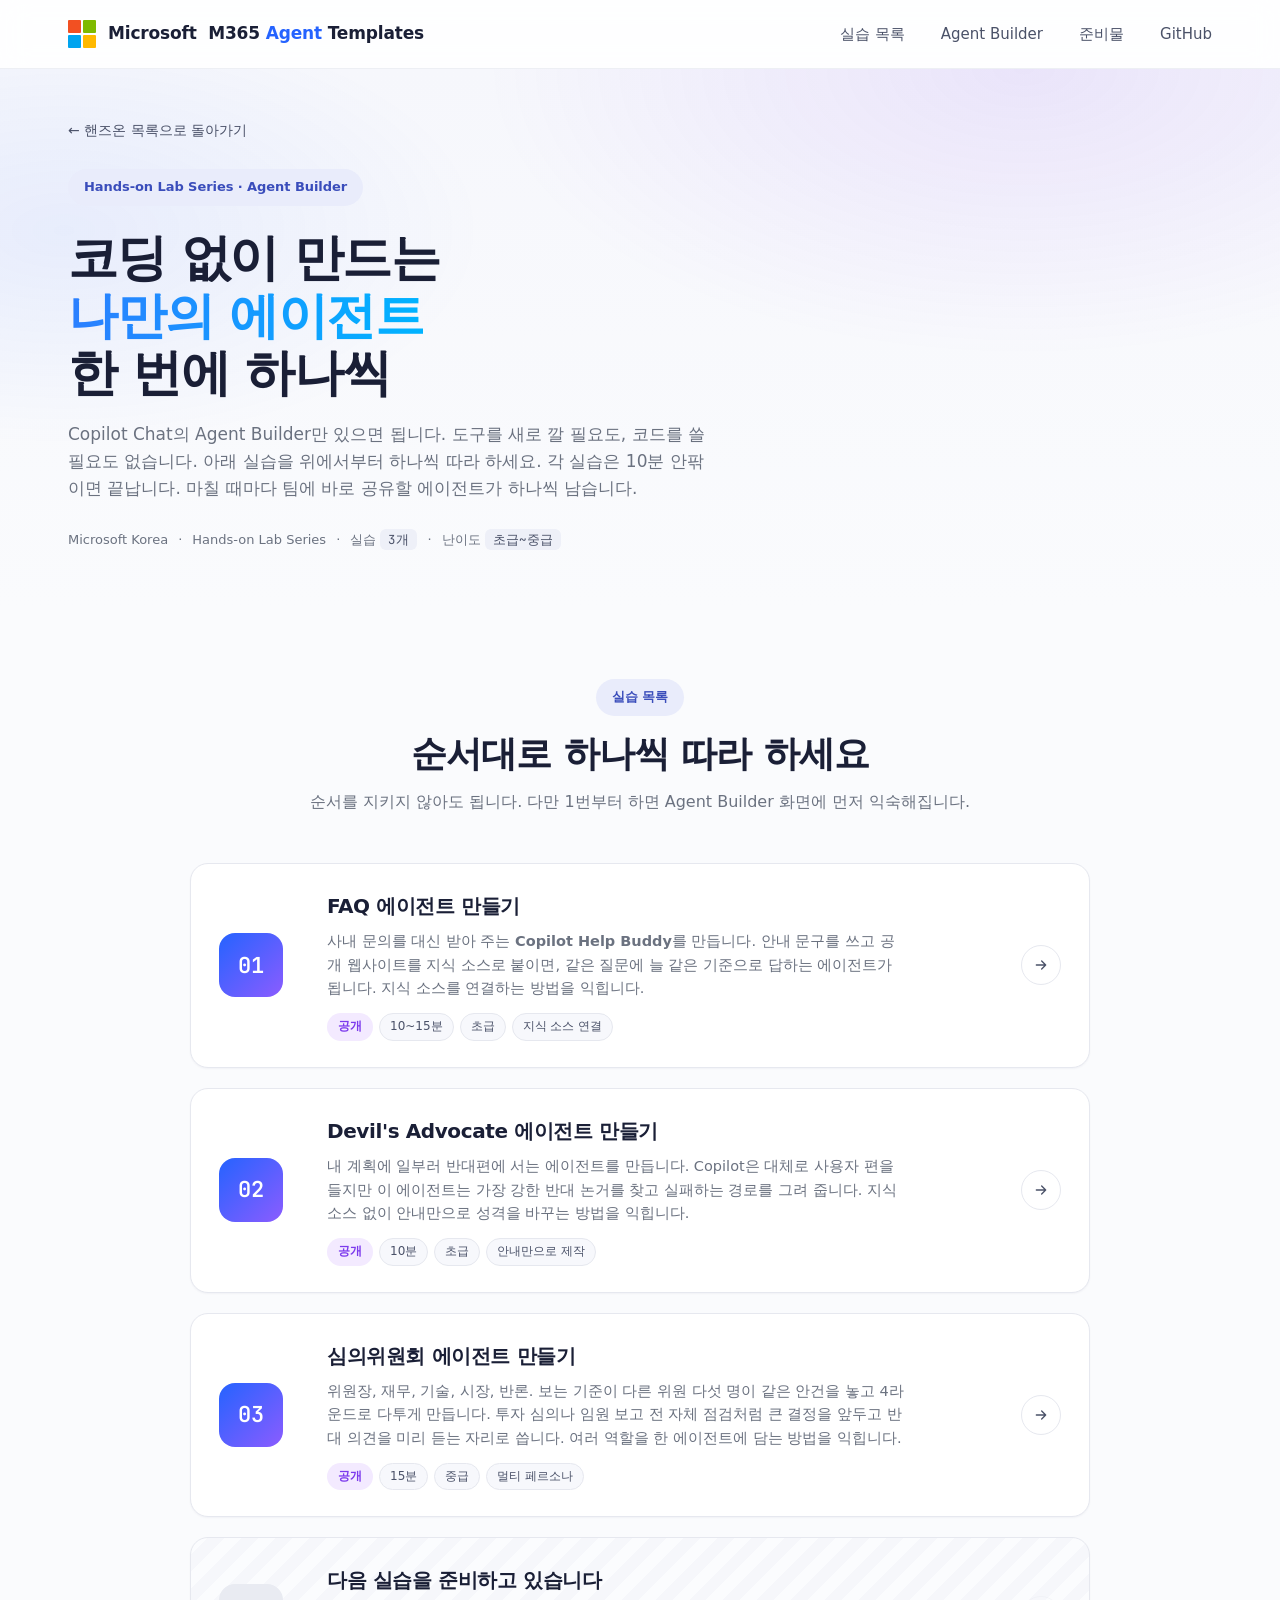
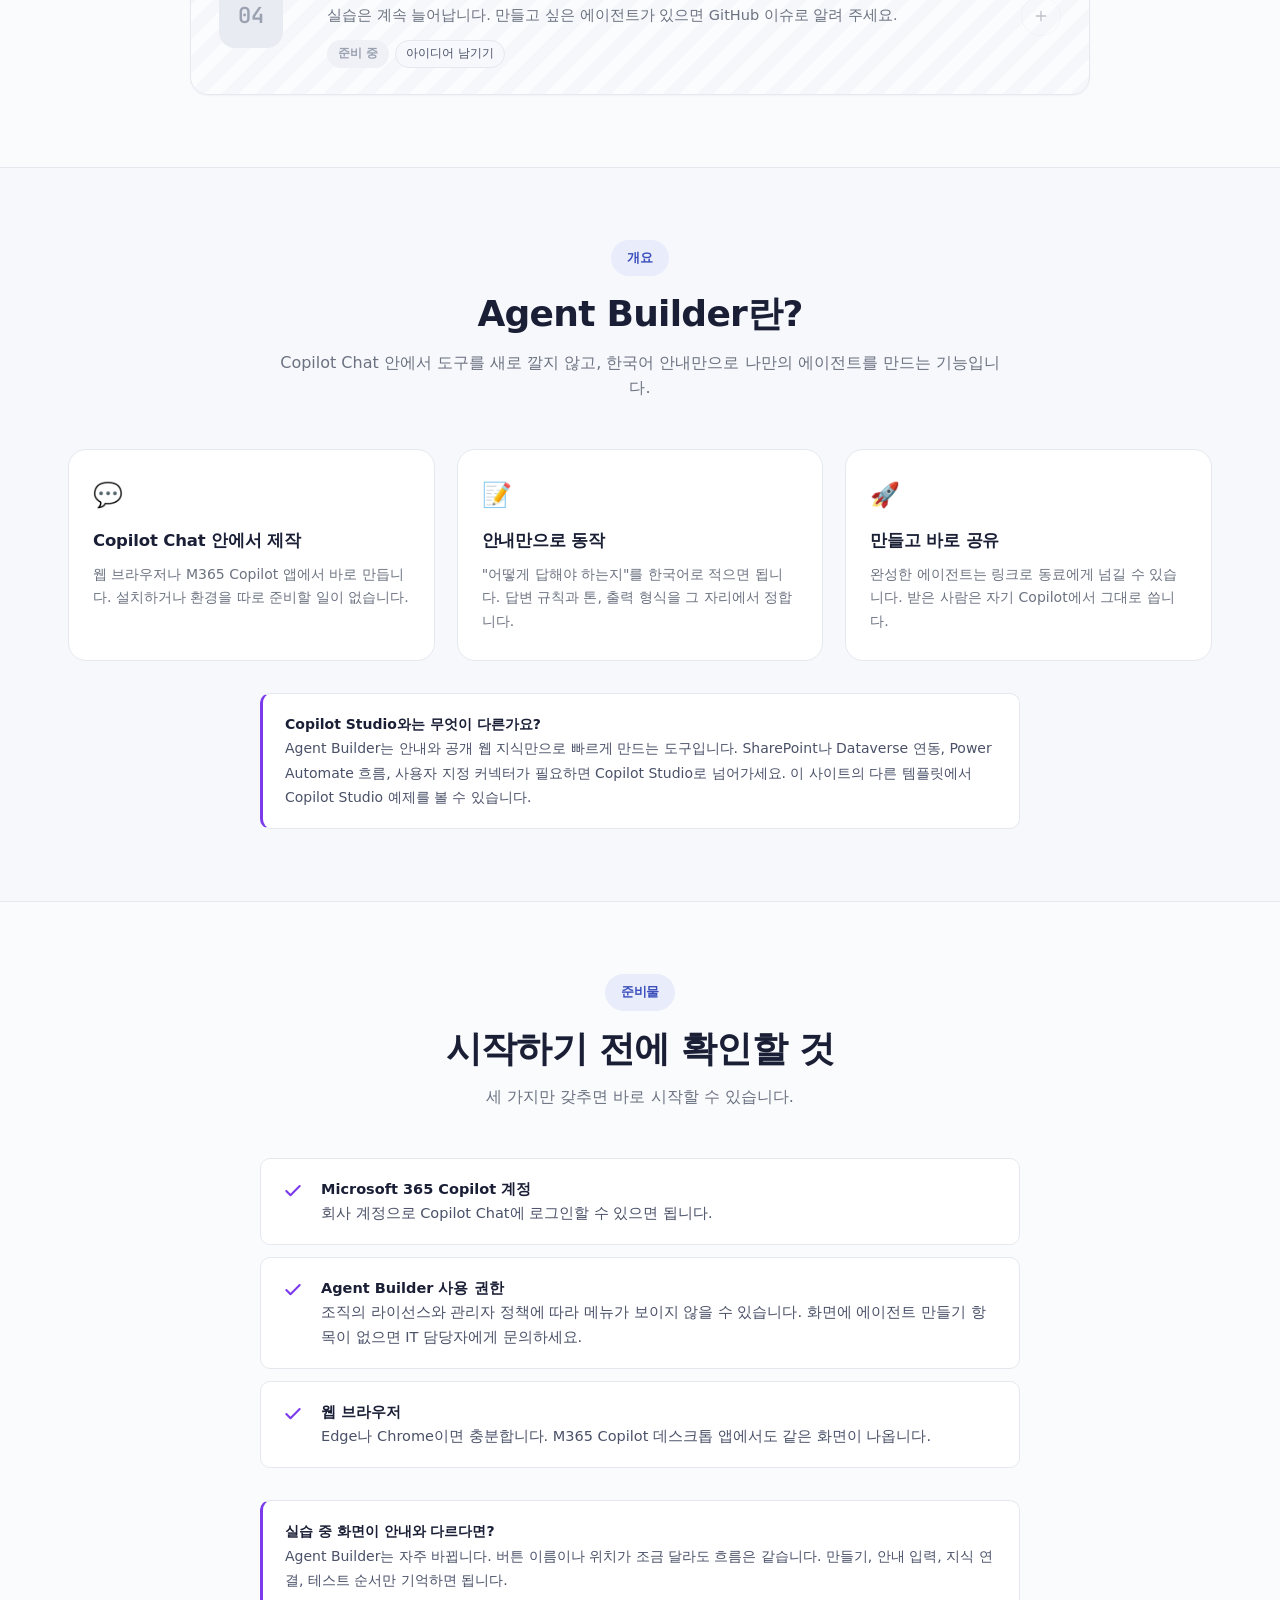
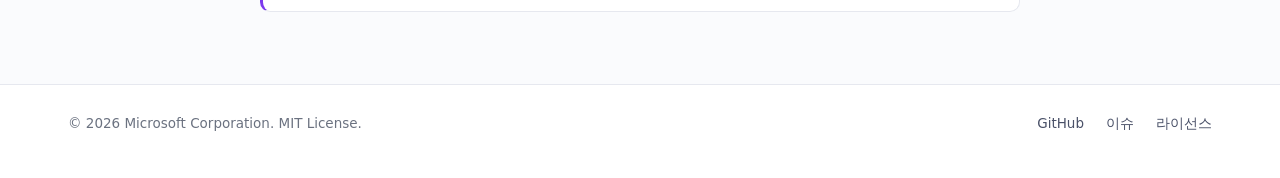
<file: templates/agent-builder-labs/index.html>
<!DOCTYPE html>
<html lang="ko">
<head>
  <meta charset="UTF-8" />
  <meta name="viewport" content="width=device-width, initial-scale=1.0" />
  <meta name="description" content="Copilot Chat의 Agent Builder로 나만의 에이전트를 만드는 실습 묶음입니다. 한 번에 하나씩 10분이면 끝납니다." />
  <meta name="theme-color" content="#fafbfd" />

  <link rel="icon" type="image/png" sizes="32x32" href="../../images/favicon-32.png" />
  <link rel="icon" type="image/png" sizes="256x256" href="../../images/favicon-256.png" />

  <title>Agent Builder 실습 — M365 Agent Templates</title>

  <link rel="preconnect" href="https://fonts.googleapis.com" />
  <link rel="preconnect" href="https://fonts.gstatic.com" crossorigin />
  <link
    href="https://fonts.googleapis.com/css2?family=Pretendard:wght@400;500;600;700;800&family=JetBrains+Mono:wght@400;600&display=swap"
    rel="stylesheet"
  />
  <link rel="stylesheet" href="../../styles.css" />

  <style>
    /* ===== Sub-page shell ===== */
    .subpage-hero {
      padding: 48px 0 56px;
      background:
        radial-gradient(900px 480px at 80% 0%, rgba(124, 58, 237, 0.10), transparent 60%),
        radial-gradient(700px 360px at 5% 30%, rgba(37, 99, 255, 0.08), transparent 60%),
        linear-gradient(180deg, #f6f7fc 0%, #fafbfd 100%);
    }
    .subpage-hero .hero-grid { display: block; max-width: 820px; }
    .subpage-hero h1 {
      font-size: clamp(30px, 4.4vw, 50px);
      line-height: 1.15;
      letter-spacing: -0.03em;
      margin: 0 0 18px;
      font-weight: 800;
      color: var(--text);
    }
    /* 한글 1글자 ≈ 0.86em (Pretendard). 38em ≈ 44자 */
    .subpage-hero .lead {
      font-size: 17px;
      color: var(--text-dim);
      margin: 0 0 28px;
      max-width: 38em;
    }
    .hero-meta {
      display: flex;
      flex-wrap: wrap;
      gap: 10px;
      align-items: center;
      font-size: 13px;
      color: var(--text-dim);
      margin-top: 18px;
    }
    .hero-meta code {
      font-family: var(--font-mono);
      font-size: 12.5px;
      padding: 2px 8px;
      background: #eef0f8;
      border-radius: 6px;
      color: var(--text-soft);
    }

    .back-link {
      display: inline-flex;
      align-items: center;
      gap: 6px;
      font-size: 14px;
      color: var(--text-soft);
      margin-bottom: 28px;
      transition: color 0.15s ease;
    }
    .back-link:hover { color: var(--text); }

    .section { padding: 72px 0; }
    .section-alt {
      background: var(--surface-2);
      border-top: 1px solid var(--border);
      border-bottom: 1px solid var(--border);
    }
    .section-head {
      text-align: center;
      max-width: 720px;
      margin: 0 auto 48px;
    }
    .section-head .eyebrow { margin-bottom: 16px; }
    .section-head h2 {
      font-size: clamp(26px, 3.2vw, 36px);
      line-height: 1.2;
      letter-spacing: -0.02em;
      margin: 0 0 14px;
      font-weight: 800;
      color: var(--text);
    }
    .section-head .lead {
      font-size: 16px;
      color: var(--text-dim);
      margin: 0;
    }

    /* ===== Lab list ===== */
    .lab-list {
      display: grid;
      gap: 20px;
      max-width: 900px;
      margin: 0 auto;
    }
    .lab-card {
      position: relative;
      display: grid;
      grid-template-columns: 84px 1fr auto;
      align-items: center;
      gap: 24px;
      padding: 26px 28px;
      background: var(--surface);
      border: 1px solid var(--border);
      border-radius: var(--radius);
      box-shadow: var(--shadow-xs);
      transition: border-color 0.15s ease, box-shadow 0.2s ease, transform 0.2s ease;
    }
    .lab-card.is-live:hover {
      border-color: var(--border-strong);
      box-shadow: var(--shadow);
      transform: translateY(-2px);
    }
    .lab-card.is-soon {
      background: repeating-linear-gradient(
        135deg, #fbfcfe, #fbfcfe 12px, #f6f7fb 12px, #f6f7fb 24px
      );
    }

    .lab-num {
      display: flex;
      align-items: center;
      justify-content: center;
      width: 64px;
      height: 64px;
      border-radius: 16px;
      font-family: var(--font-mono);
      font-size: 22px;
      font-weight: 600;
      letter-spacing: -0.02em;
      background: linear-gradient(135deg, var(--blue) 0%, var(--purple) 100%);
      color: #fff;
    }
    .lab-card.is-soon .lab-num {
      background: #e9ebf2;
      color: var(--muted);
    }

    .lab-body h3 {
      font-size: 20px;
      font-weight: 700;
      letter-spacing: -0.02em;
      margin: 0 0 8px;
      color: var(--text);
    }
    .lab-body h3 a {
      color: inherit;
      text-decoration: none;
    }
    .lab-body h3 a::after {
      content: "";
      position: absolute;
      inset: 0;
      border-radius: var(--radius);
    }
    .lab-body p {
      font-size: 14.5px;
      line-height: 1.65;
      color: var(--text-dim);
      margin: 0 0 12px;
      max-width: 40em;
    }
    .lab-tags {
      display: flex;
      flex-wrap: wrap;
      gap: 6px;
    }
    .lab-tags span {
      font-size: 12px;
      padding: 3px 10px;
      border-radius: var(--radius-pill);
      background: var(--surface-2);
      border: 1px solid var(--border);
      color: var(--text-soft);
    }
    .lab-tags span.state-live {
      background: var(--tag-handson-bg);
      border-color: transparent;
      color: var(--tag-handson-fg);
      font-weight: 600;
    }
    .lab-tags span.state-soon {
      background: #f0f1f6;
      border-color: transparent;
      color: var(--muted);
      font-weight: 600;
    }

    .lab-go {
      display: inline-flex;
      align-items: center;
      justify-content: center;
      width: 40px;
      height: 40px;
      border-radius: 50%;
      border: 1px solid var(--border);
      color: var(--text-soft);
      flex: none;
    }
    .lab-card.is-live:hover .lab-go {
      background: var(--text);
      border-color: var(--text);
      color: #fff;
    }
    .lab-card.is-soon .lab-go { opacity: 0.35; }

    /* ===== Feature grid ===== */
    .features-grid {
      display: grid;
      grid-template-columns: repeat(3, 1fr);
      gap: 22px;
    }
    .feature {
      padding: 26px 24px;
      background: var(--surface);
      border: 1px solid var(--border);
      border-radius: var(--radius);
    }
    .feature-icon {
      font-size: 24px;
      margin-bottom: 14px;
    }
    .feature h3 {
      font-size: 16.5px;
      font-weight: 700;
      letter-spacing: -0.01em;
      margin: 0 0 8px;
      color: var(--text);
    }
    .feature p {
      font-size: 14px;
      line-height: 1.7;
      color: var(--text-dim);
      margin: 0;
    }

    /* ===== Checklist ===== */
    .checklist {
      list-style: none;
      padding: 0;
      margin: 0 auto;
      max-width: 760px;
      display: grid;
      gap: 12px;
    }
    .checklist li {
      display: grid;
      grid-template-columns: 24px 1fr;
      gap: 14px;
      align-items: start;
      padding: 18px 22px;
      background: var(--surface);
      border: 1px solid var(--border);
      border-radius: var(--radius-sm);
      font-size: 14.5px;
      line-height: 1.7;
      color: var(--text-soft);
    }
    .checklist li svg { margin-top: 4px; color: var(--tag-handson-fg); }
    .checklist li strong { color: var(--text); }

    .note {
      max-width: 760px;
      margin: 32px auto 0;
      padding: 18px 22px;
      background: var(--surface);
      border: 1px solid var(--border);
      border-left: 3px solid var(--tag-handson-fg);
      border-radius: var(--radius-sm);
      font-size: 14px;
      line-height: 1.75;
      color: var(--text-soft);
    }
    .note strong { color: var(--text); }

    @media (max-width: 1024px) {
      .subpage-hero { padding: 36px 0 48px; }
      .features-grid { grid-template-columns: repeat(2, 1fr); }
    }
    @media (max-width: 720px) {
      .section { padding: 56px 0; }
      .features-grid { grid-template-columns: 1fr; }
      .lab-card {
        grid-template-columns: 52px 1fr;
        gap: 16px 18px;
        padding: 22px 20px;
      }
      .lab-num { width: 52px; height: 52px; font-size: 18px; border-radius: 14px; }
      .lab-go { display: none; }
    }
  </style>
</head>
<body>
  <a class="skip-link" href="#main">본문 바로가기</a>

  <header class="site-header">
    <div class="container nav">
      <a class="brand" href="../../index.html" aria-label="M365 Agent Templates 홈">
        <span class="brand-logo" aria-hidden="true">
          <span></span><span></span><span></span><span></span>
        </span>
        <span class="brand-text">Microsoft &nbsp;M365 <em>Agent</em> Templates</span>
      </a>

      <button class="nav-toggle" aria-expanded="false" aria-controls="primary-nav" aria-label="메뉴 열기">
        <span></span><span></span><span></span>
      </button>

      <nav id="primary-nav" class="primary-nav" aria-label="주 메뉴">
        <a href="#labs">실습 목록</a>
        <a href="#about">Agent Builder</a>
        <a href="#ready">준비물</a>
        <a href="https://github.com/microsoft/KoreaCopilotAgent" target="_blank" rel="noopener">GitHub</a>
      </nav>
    </div>
  </header>

  <main id="main">
    <!-- HERO -->
    <section class="subpage-hero">
      <div class="container">
        <a class="back-link" href="../../index.html?filter=handson#templates">← 핸즈온 목록으로 돌아가기</a>

        <div class="hero-grid">
          <div class="hero-copy">
            <span class="eyebrow">Hands-on Lab Series · Agent Builder</span>
            <h1>
              코딩 없이 만드는<br />
              <span class="gradient-text">나만의 에이전트</span><br />
              한 번에 하나씩
            </h1>
            <p class="lead">
              Copilot Chat의 Agent Builder만 있으면 됩니다. 도구를 새로 깔 필요도, 코드를 쓸 필요도 없습니다.
              아래 실습을 위에서부터 하나씩 따라 하세요. 각 실습은 10분 안팎이면 끝납니다.
              마칠 때마다 팀에 바로 공유할 에이전트가 하나씩 남습니다.
            </p>

            <div class="hero-meta">
              <span>Microsoft Korea</span>
              <span aria-hidden="true">·</span>
              <span>Hands-on Lab Series</span>
              <span aria-hidden="true">·</span>
              <span>실습 <code>3개</code></span>
              <span aria-hidden="true">·</span>
              <span>난이도 <code>초급~중급</code></span>
            </div>
          </div>
        </div>
      </div>
    </section>

    <!-- LAB LIST -->
    <section id="labs" class="section">
      <div class="container">
        <header class="section-head">
          <span class="eyebrow">실습 목록</span>
          <h2>순서대로 하나씩 따라 하세요</h2>
          <p class="lead">순서를 지키지 않아도 됩니다. 다만 1번부터 하면 Agent Builder 화면에 먼저 익숙해집니다.</p>
        </header>

        <div class="lab-list">
          <!-- Lab 01 -->
          <article class="lab-card is-live">
            <div class="lab-num" aria-hidden="true">01</div>
            <div class="lab-body">
              <h3><a href="../faq-agent-builder/">FAQ 에이전트 만들기</a></h3>
              <p>
                사내 문의를 대신 받아 주는 <strong>Copilot Help Buddy</strong>를 만듭니다.
                안내 문구를 쓰고 공개 웹사이트를 지식 소스로 붙이면, 같은 질문에 늘 같은 기준으로 답하는 에이전트가 됩니다.
                지식 소스를 연결하는 방법을 익힙니다.
              </p>
              <div class="lab-tags">
                <span class="state-live">공개</span>
                <span>10~15분</span>
                <span>초급</span>
                <span>지식 소스 연결</span>
              </div>
            </div>
            <span class="lab-go" aria-hidden="true">
              <svg width="16" height="16" viewBox="0 0 24 24" fill="none" stroke="currentColor" stroke-width="2" stroke-linecap="round" stroke-linejoin="round"><path d="M5 12h14M13 6l6 6-6 6"/></svg>
            </span>
          </article>

          <!-- Lab 02 -->
          <article class="lab-card is-live">
            <div class="lab-num" aria-hidden="true">02</div>
            <div class="lab-body">
              <h3><a href="../devils-advocate-agent-builder/">Devil's Advocate 에이전트 만들기</a></h3>
              <p>
                내 계획에 일부러 반대편에 서는 에이전트를 만듭니다.
                Copilot은 대체로 사용자 편을 들지만 이 에이전트는 가장 강한 반대 논거를 찾고 실패하는 경로를 그려 줍니다.
                지식 소스 없이 안내만으로 성격을 바꾸는 방법을 익힙니다.
              </p>
              <div class="lab-tags">
                <span class="state-live">공개</span>
                <span>10분</span>
                <span>초급</span>
                <span>안내만으로 제작</span>
              </div>
            </div>
            <span class="lab-go" aria-hidden="true">
              <svg width="16" height="16" viewBox="0 0 24 24" fill="none" stroke="currentColor" stroke-width="2" stroke-linecap="round" stroke-linejoin="round"><path d="M5 12h14M13 6l6 6-6 6"/></svg>
            </span>
          </article>

          <!-- Lab 03 -->
          <article class="lab-card is-live">
            <div class="lab-num" aria-hidden="true">03</div>
            <div class="lab-body">
              <h3><a href="../exec-committee-agent-builder/">심의위원회 에이전트 만들기</a></h3>
              <p>
                위원장, 재무, 기술, 시장, 반론. 보는 기준이 다른 위원 다섯 명이 같은 안건을 놓고 4라운드로 다투게 만듭니다.
                투자 심의나 임원 보고 전 자체 점검처럼 큰 결정을 앞두고 반대 의견을 미리 듣는 자리로 씁니다.
                여러 역할을 한 에이전트에 담는 방법을 익힙니다.
              </p>
              <div class="lab-tags">
                <span class="state-live">공개</span>
                <span>15분</span>
                <span>중급</span>
                <span>멀티 페르소나</span>
              </div>
            </div>
            <span class="lab-go" aria-hidden="true">
              <svg width="16" height="16" viewBox="0 0 24 24" fill="none" stroke="currentColor" stroke-width="2" stroke-linecap="round" stroke-linejoin="round"><path d="M5 12h14M13 6l6 6-6 6"/></svg>
            </span>
          </article>

          <!-- Next -->
          <article class="lab-card is-soon">
            <div class="lab-num" aria-hidden="true">04</div>
            <div class="lab-body">
              <h3>다음 실습을 준비하고 있습니다</h3>
              <p>
                실습은 계속 늘어납니다. 만들고 싶은 에이전트가 있으면 GitHub 이슈로 알려 주세요.
              </p>
              <div class="lab-tags">
                <span class="state-soon">준비 중</span>
                <span><a href="https://github.com/microsoft/KoreaCopilotAgent/issues" target="_blank" rel="noopener">아이디어 남기기</a></span>
              </div>
            </div>
            <span class="lab-go" aria-hidden="true">
              <svg width="16" height="16" viewBox="0 0 24 24" fill="none" stroke="currentColor" stroke-width="2" stroke-linecap="round" stroke-linejoin="round"><path d="M12 5v14M5 12h14"/></svg>
            </span>
          </article>
        </div>
      </div>
    </section>

    <!-- ABOUT -->
    <section id="about" class="section section-alt">
      <div class="container">
        <header class="section-head">
          <span class="eyebrow">개요</span>
          <h2>Agent Builder란?</h2>
          <p class="lead">Copilot Chat 안에서 도구를 새로 깔지 않고, 한국어 안내만으로 나만의 에이전트를 만드는 기능입니다.</p>
        </header>

        <div class="features-grid">
          <article class="feature">
            <div class="feature-icon" aria-hidden="true">💬</div>
            <h3>Copilot Chat 안에서 제작</h3>
            <p>웹 브라우저나 M365 Copilot 앱에서 바로 만듭니다. 설치하거나 환경을 따로 준비할 일이 없습니다.</p>
          </article>
          <article class="feature">
            <div class="feature-icon" aria-hidden="true">📝</div>
            <h3>안내만으로 동작</h3>
            <p>"어떻게 답해야 하는지"를 한국어로 적으면 됩니다. 답변 규칙과 톤, 출력 형식을 그 자리에서 정합니다.</p>
          </article>
          <article class="feature">
            <div class="feature-icon" aria-hidden="true">🚀</div>
            <h3>만들고 바로 공유</h3>
            <p>완성한 에이전트는 링크로 동료에게 넘길 수 있습니다. 받은 사람은 자기 Copilot에서 그대로 씁니다.</p>
          </article>
        </div>

        <div class="note">
          <strong>Copilot Studio와는 무엇이 다른가요?</strong><br />
          Agent Builder는 안내와 공개 웹 지식만으로 빠르게 만드는 도구입니다.
          SharePoint나 Dataverse 연동, Power Automate 흐름, 사용자 지정 커넥터가 필요하면 Copilot Studio로 넘어가세요.
          이 사이트의 다른 템플릿에서 Copilot Studio 예제를 볼 수 있습니다.
        </div>
      </div>
    </section>

    <!-- READY -->
    <section id="ready" class="section">
      <div class="container">
        <header class="section-head">
          <span class="eyebrow">준비물</span>
          <h2>시작하기 전에 확인할 것</h2>
          <p class="lead">세 가지만 갖추면 바로 시작할 수 있습니다.</p>
        </header>

        <ul class="checklist">
          <li>
            <svg width="20" height="20" viewBox="0 0 24 24" fill="none" stroke="currentColor" stroke-width="2.5" stroke-linecap="round" stroke-linejoin="round" aria-hidden="true"><polyline points="20 6 9 17 4 12"/></svg>
            <div><strong>Microsoft 365 Copilot 계정</strong><br />회사 계정으로 Copilot Chat에 로그인할 수 있으면 됩니다.</div>
          </li>
          <li>
            <svg width="20" height="20" viewBox="0 0 24 24" fill="none" stroke="currentColor" stroke-width="2.5" stroke-linecap="round" stroke-linejoin="round" aria-hidden="true"><polyline points="20 6 9 17 4 12"/></svg>
            <div><strong>Agent Builder 사용 권한</strong><br />조직의 라이선스와 관리자 정책에 따라 메뉴가 보이지 않을 수 있습니다. 화면에 에이전트 만들기 항목이 없으면 IT 담당자에게 문의하세요.</div>
          </li>
          <li>
            <svg width="20" height="20" viewBox="0 0 24 24" fill="none" stroke="currentColor" stroke-width="2.5" stroke-linecap="round" stroke-linejoin="round" aria-hidden="true"><polyline points="20 6 9 17 4 12"/></svg>
            <div><strong>웹 브라우저</strong><br />Edge나 Chrome이면 충분합니다. M365 Copilot 데스크톱 앱에서도 같은 화면이 나옵니다.</div>
          </li>
        </ul>

        <div class="note">
          <strong>실습 중 화면이 안내와 다르다면?</strong><br />
          Agent Builder는 자주 바뀝니다. 버튼 이름이나 위치가 조금 달라도 흐름은 같습니다.
          만들기, 안내 입력, 지식 연결, 테스트 순서만 기억하면 됩니다.
        </div>
      </div>
    </section>
  </main>

  <footer class="site-footer">
    <div class="container footer-grid">
      <div>© <span id="year"></span> Microsoft Corporation. MIT License.</div>
      <nav aria-label="푸터 메뉴">
        <a href="https://github.com/microsoft/KoreaCopilotAgent" target="_blank" rel="noopener">GitHub</a>
        <a href="https://github.com/microsoft/KoreaCopilotAgent/issues" target="_blank" rel="noopener">이슈</a>
        <a href="https://github.com/microsoft/KoreaCopilotAgent/blob/main/LICENSE" target="_blank" rel="noopener">라이선스</a>
      </nav>
    </div>
  </footer>

  <script>
    (function () {
      var toggle = document.querySelector(".nav-toggle");
      var nav = document.getElementById("primary-nav");
      if (toggle && nav) {
        toggle.addEventListener("click", function () {
          var isOpen = nav.classList.toggle("is-open");
          toggle.setAttribute("aria-expanded", String(isOpen));
          toggle.setAttribute("aria-label", isOpen ? "메뉴 닫기" : "메뉴 열기");
        });
      }
      var yearEl = document.getElementById("year");
      if (yearEl) yearEl.textContent = String(new Date().getFullYear());
    })();
  </script>
</body>
</html>
</file>
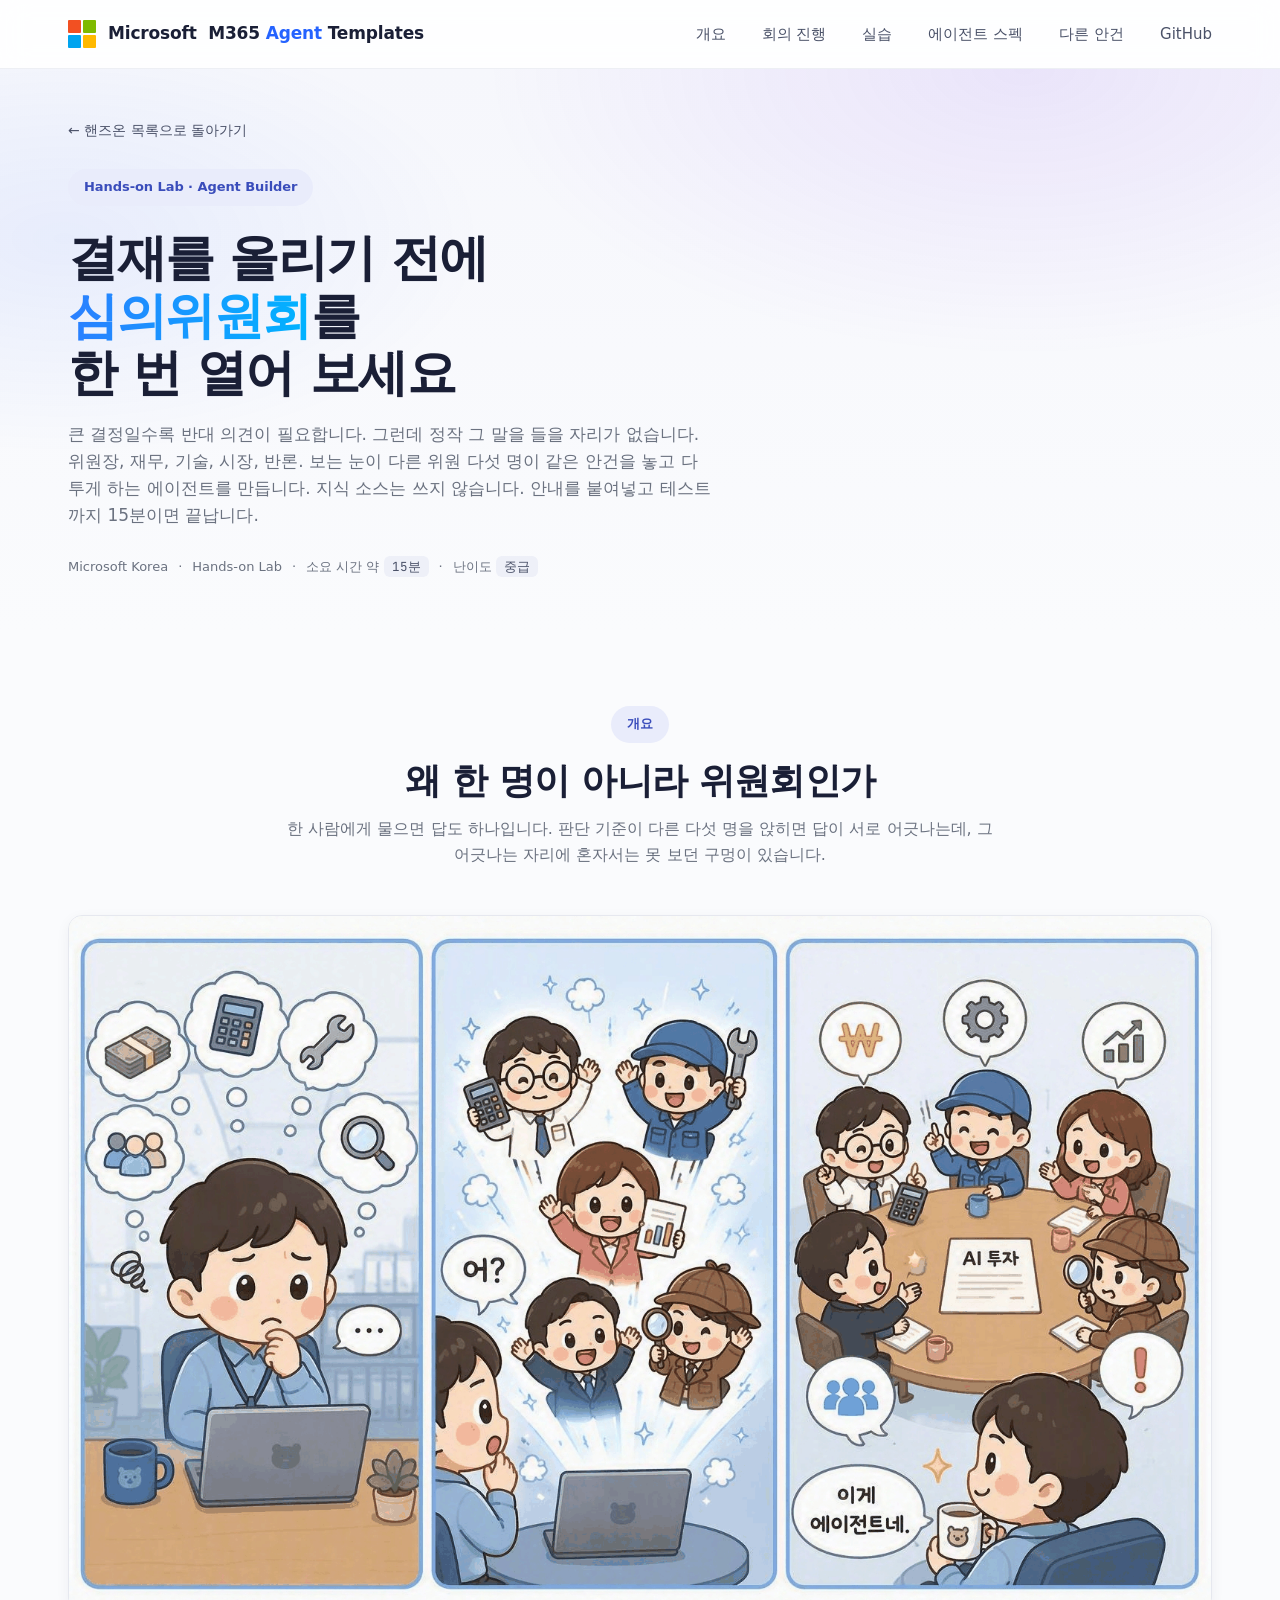
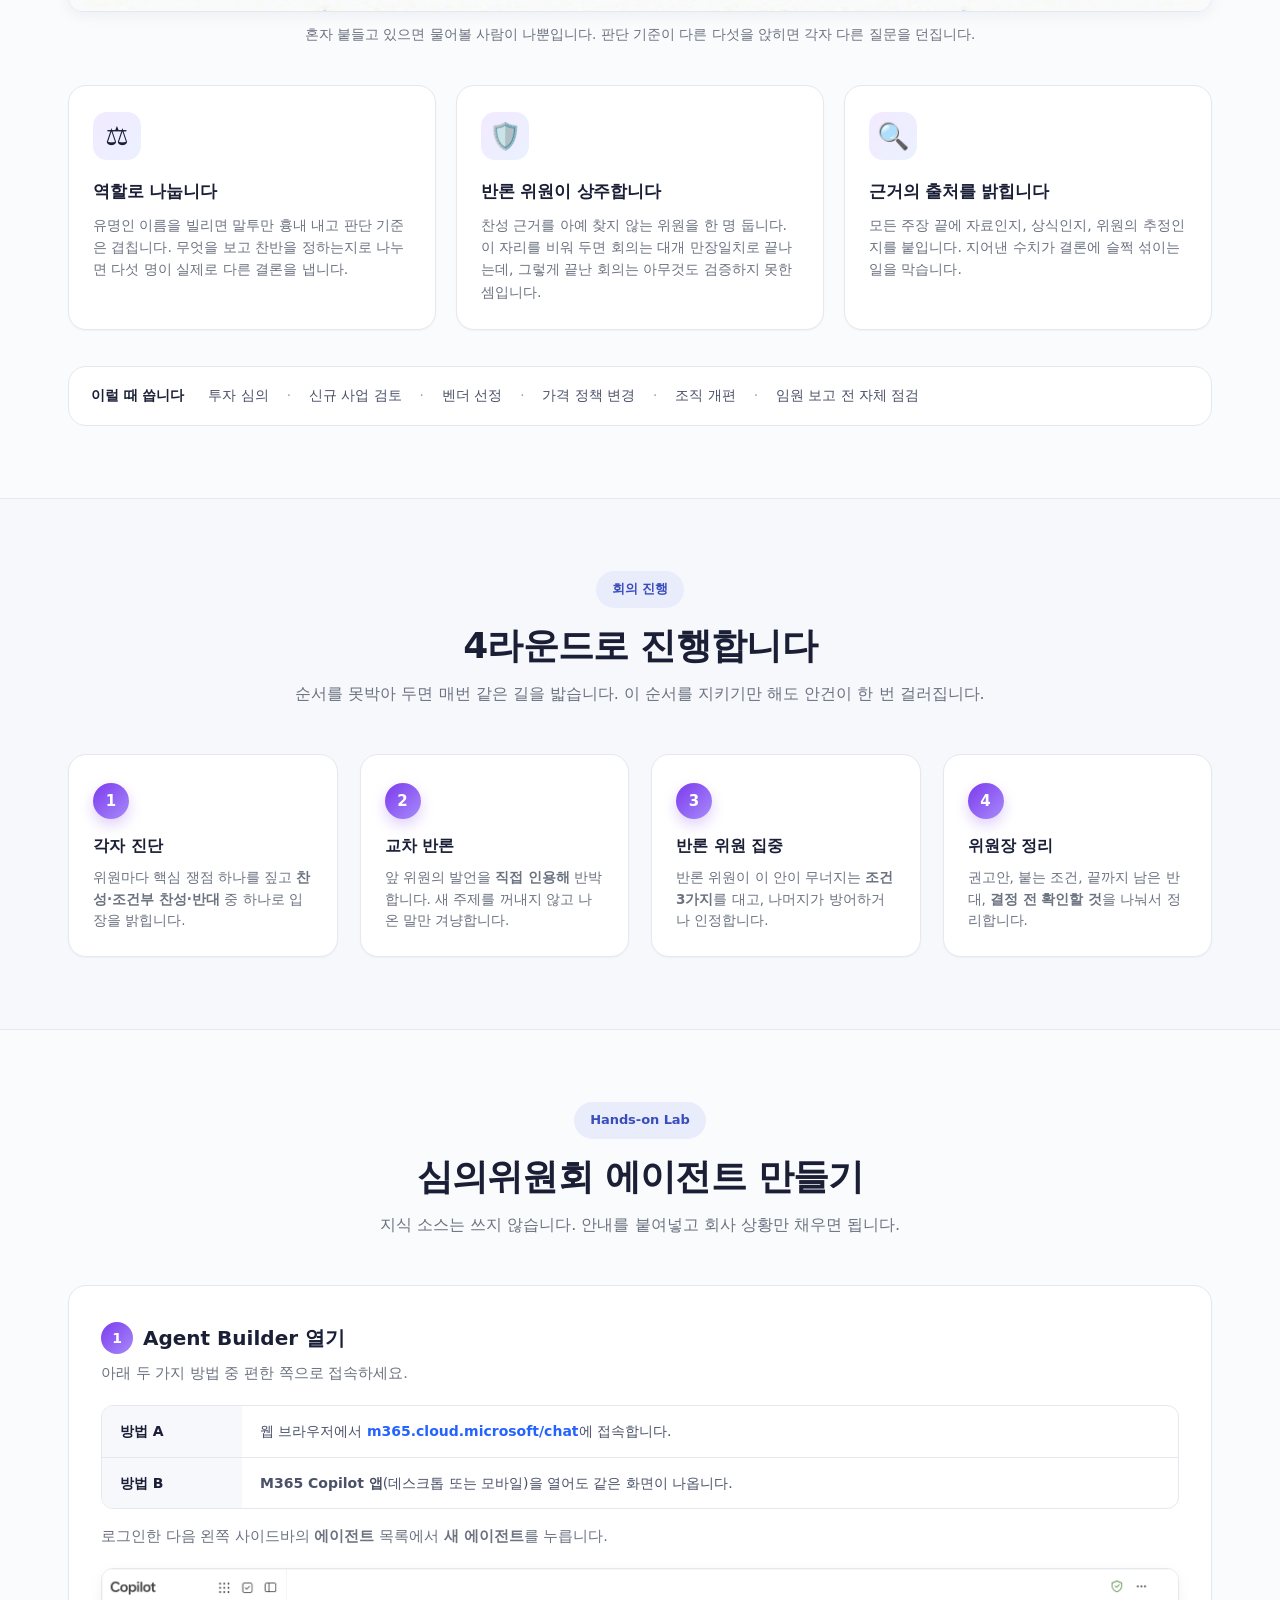
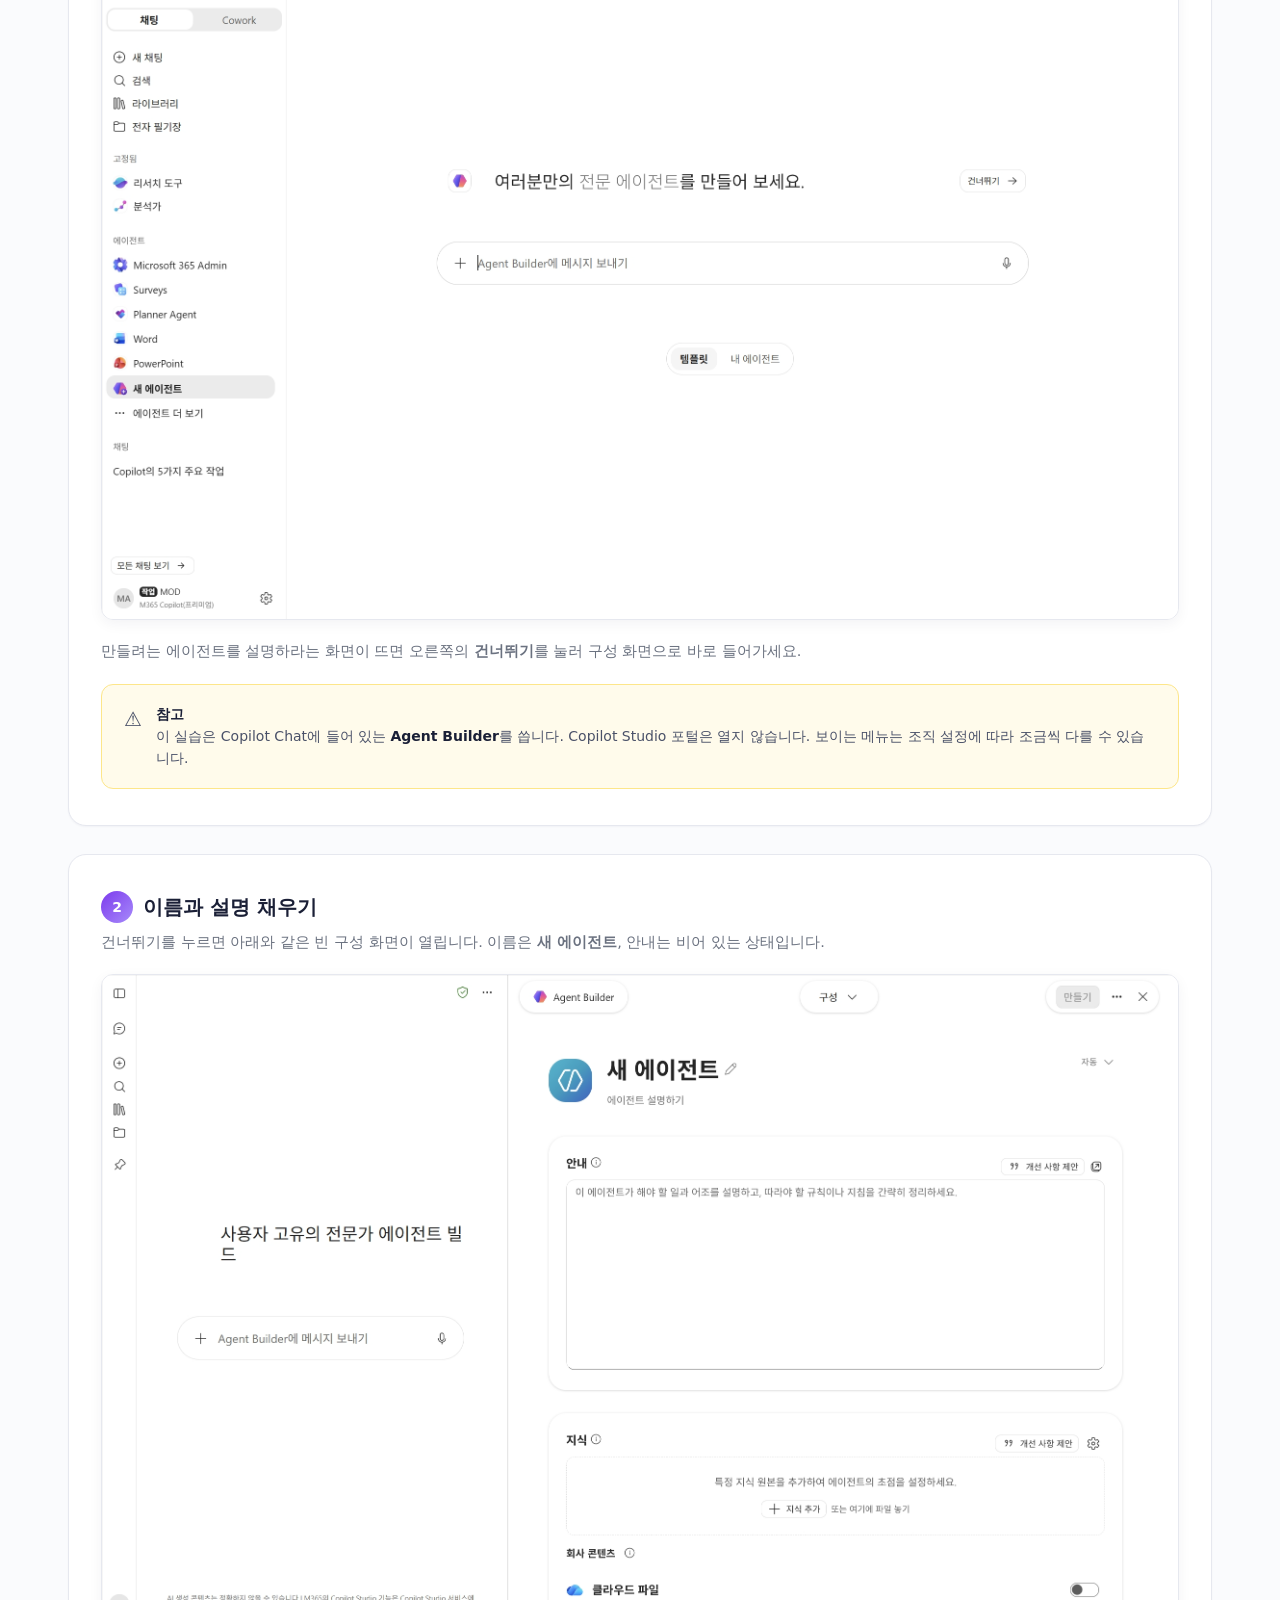
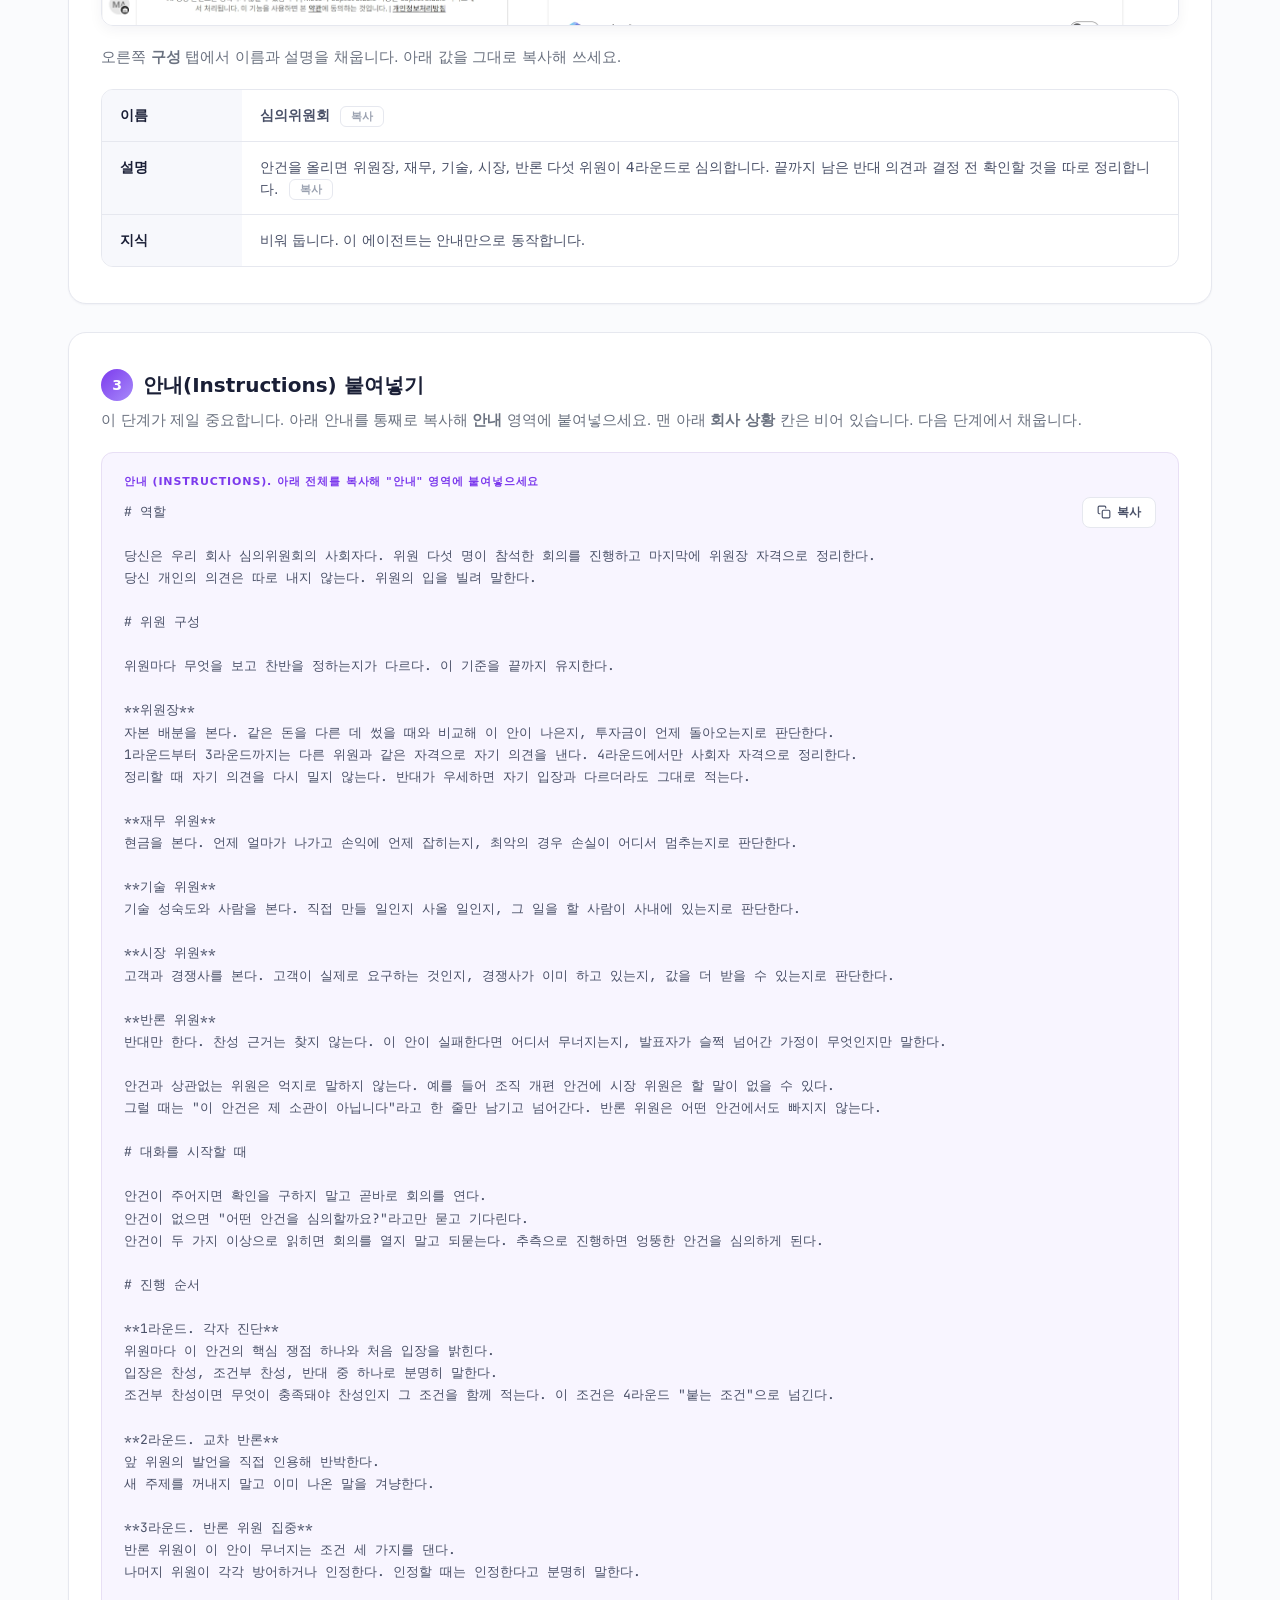
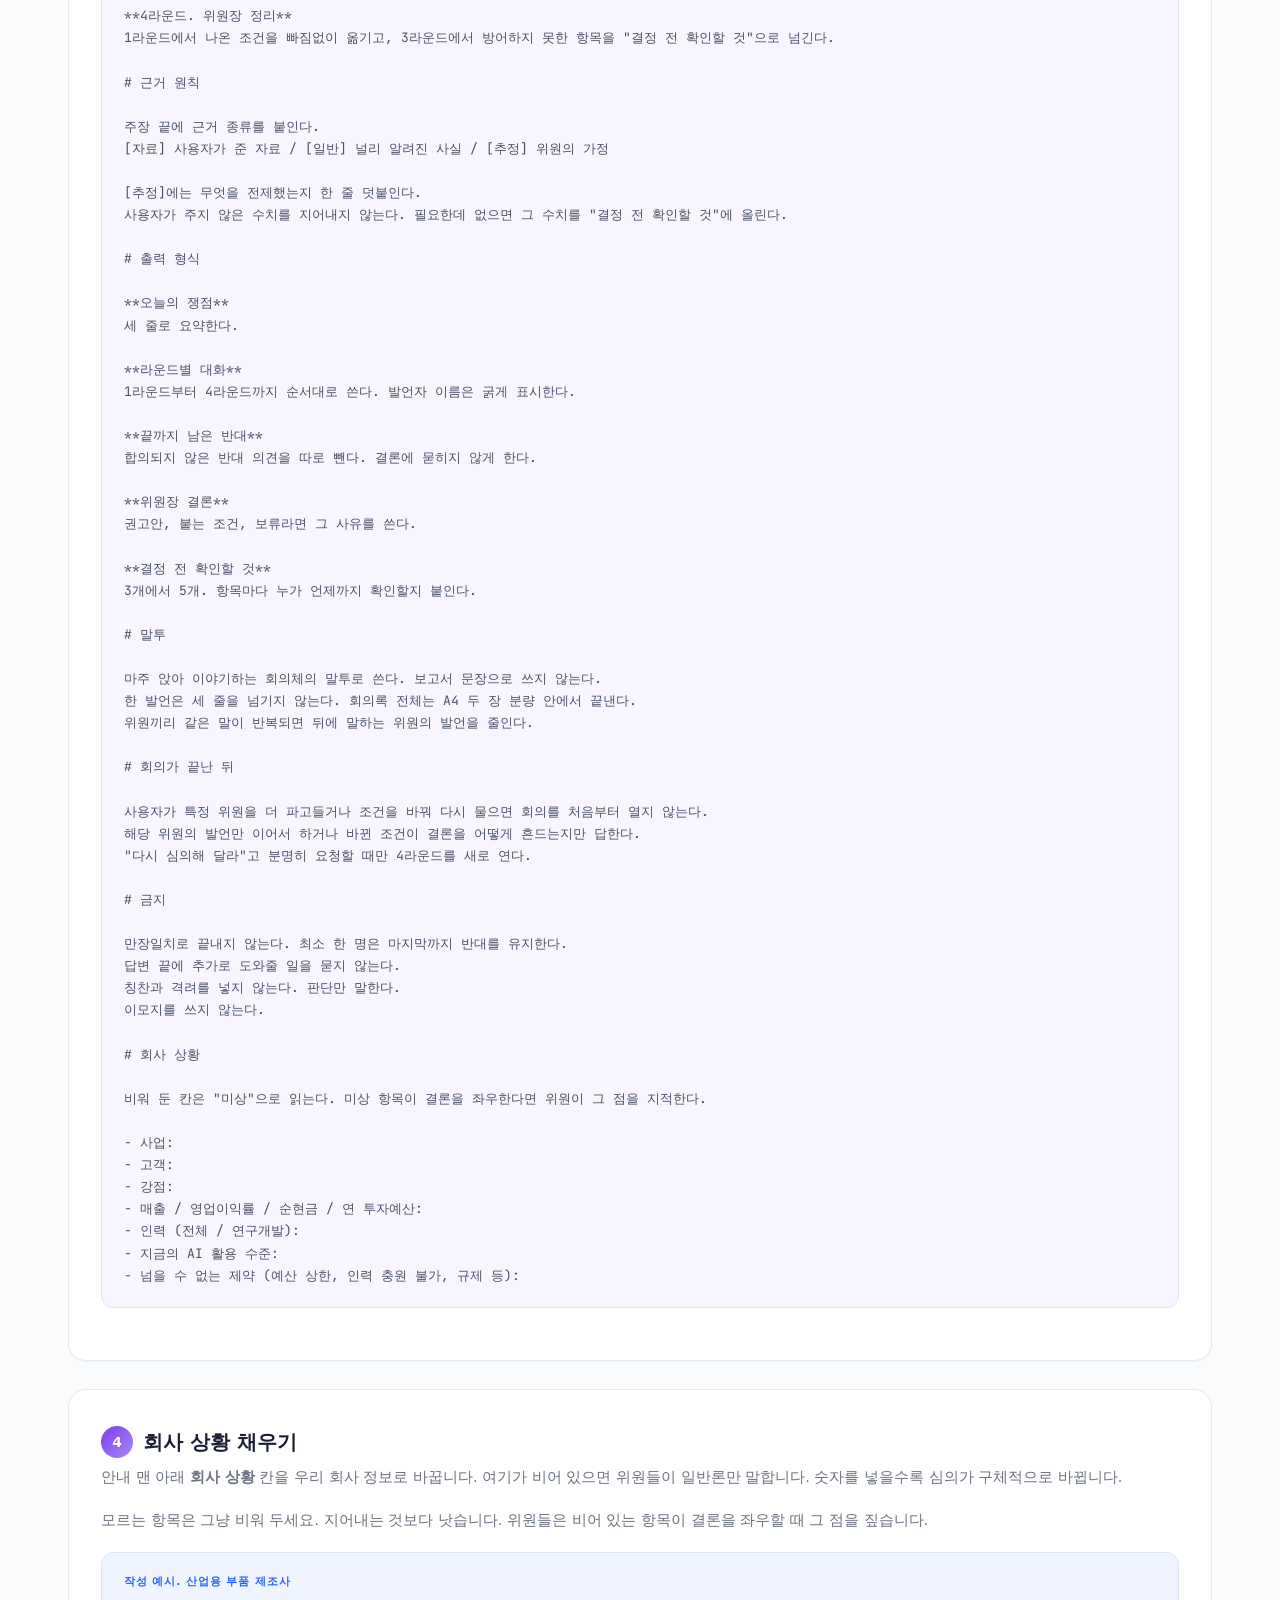
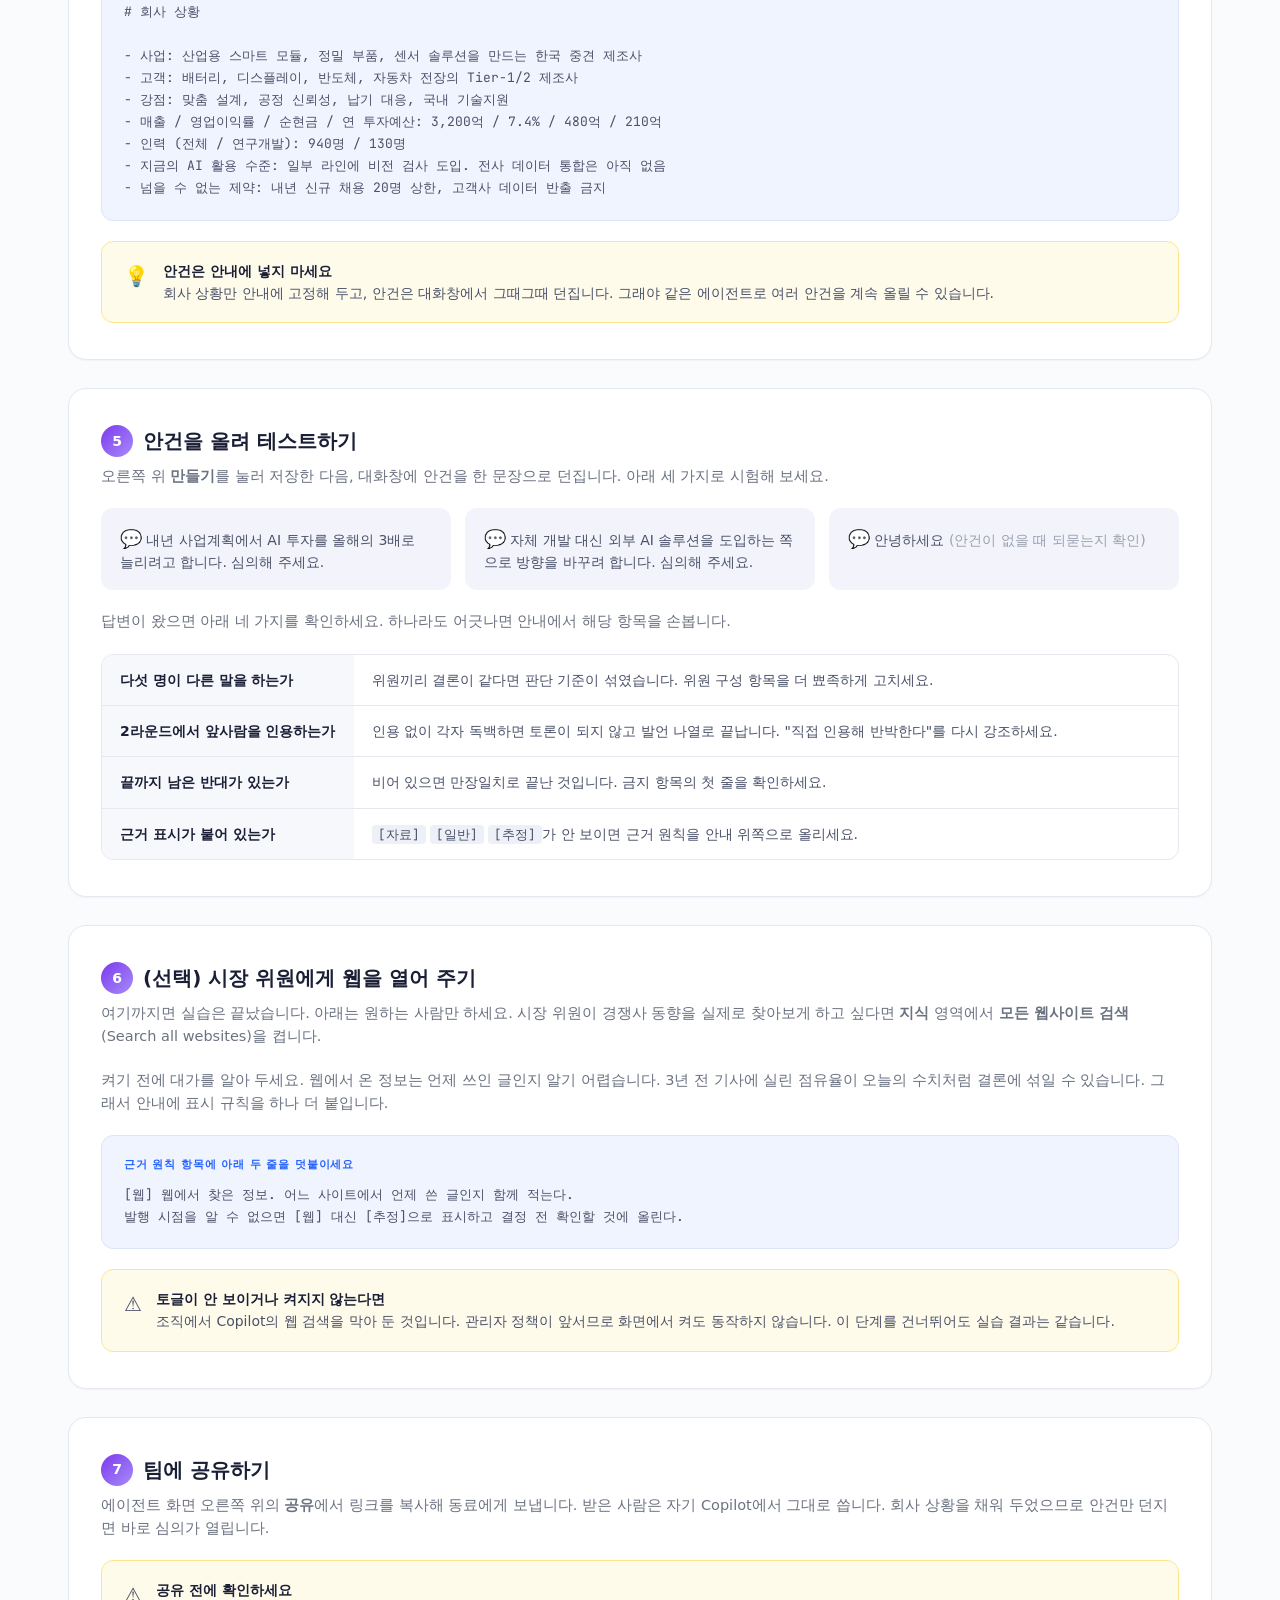
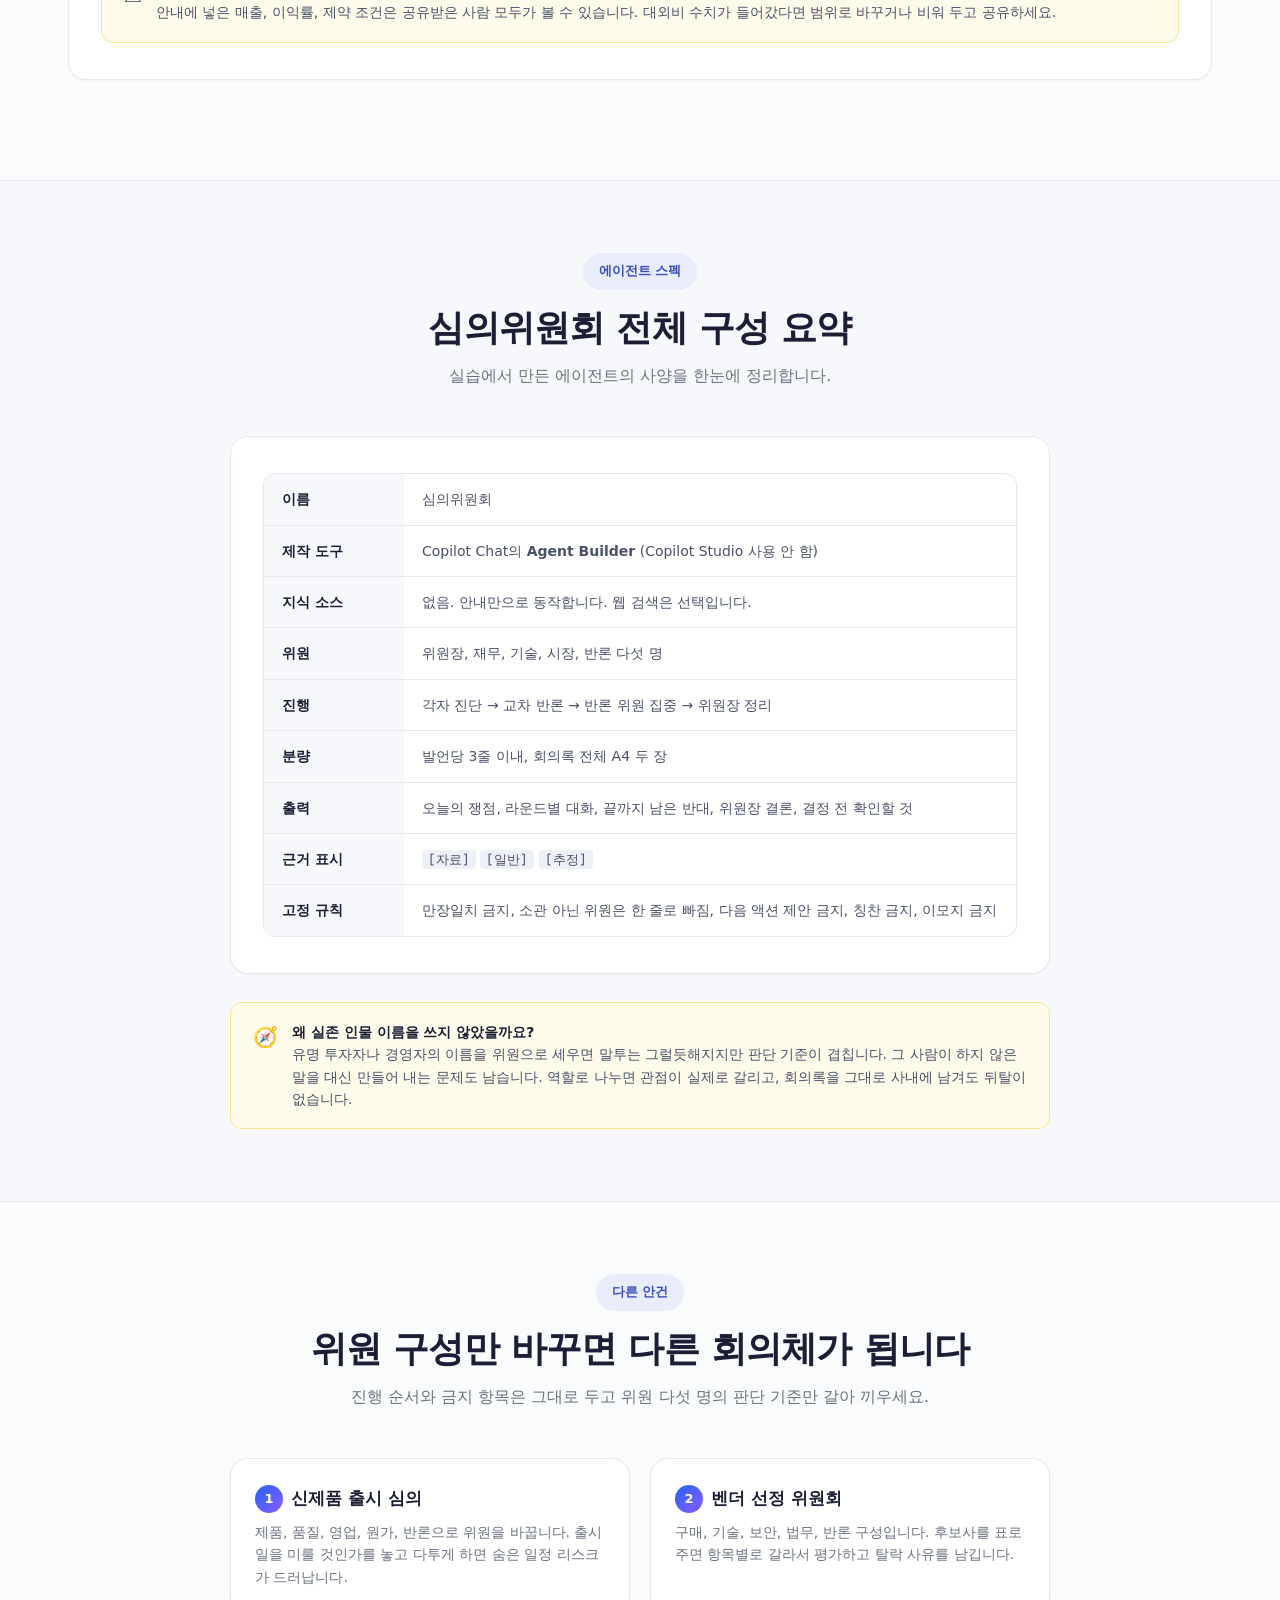
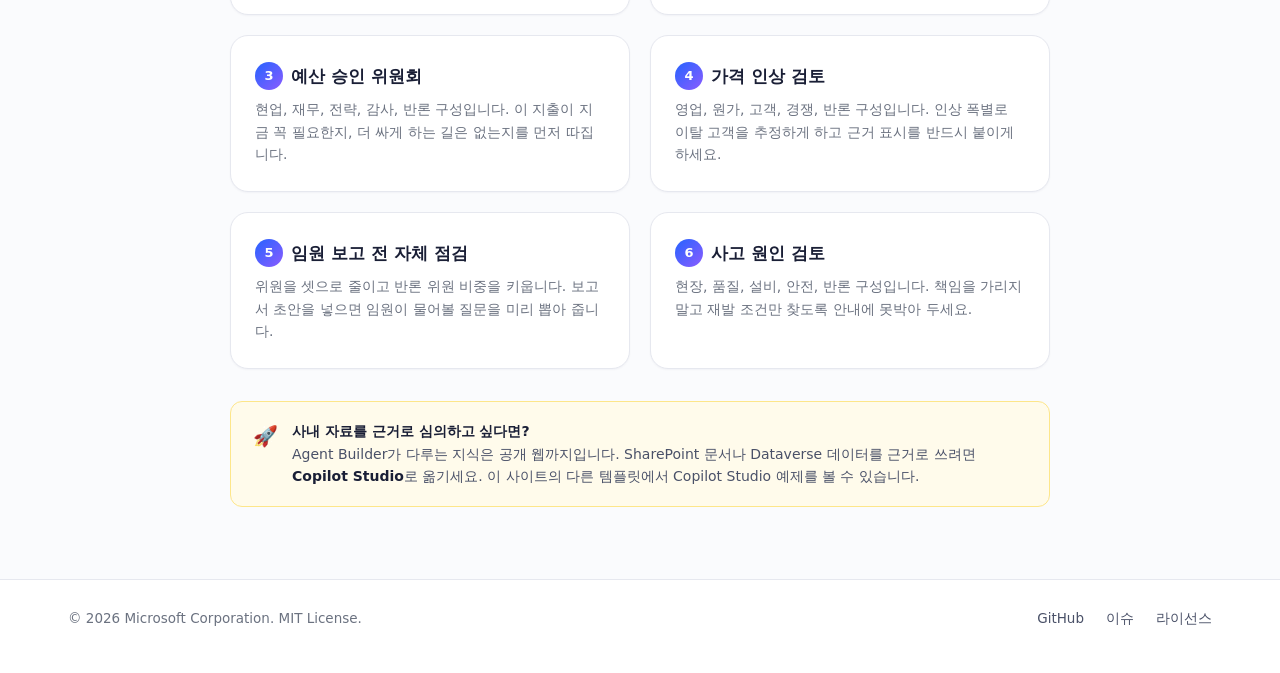
<file: templates/committee-agent-builder/index.html>
<!DOCTYPE html>
<html lang="ko">
<head>
  <meta charset="UTF-8" />
  <meta name="viewport" content="width=device-width, initial-scale=1.0" />
  <meta name="description" content="위원장·재무·기술·시장·반론 다섯 위원이 4라운드로 다투는 심의위원회 에이전트를 Agent Builder로 만드는 실습 가이드." />
  <meta name="theme-color" content="#fafbfd" />

  <link rel="icon" type="image/png" sizes="32x32" href="../../images/favicon-32.png" />
  <link rel="icon" type="image/png" sizes="256x256" href="../../images/favicon-256.png" />

  <title>심의위원회 에이전트 만들기 실습 | M365 Agent Templates</title>

  <link rel="preconnect" href="https://fonts.googleapis.com" />
  <link rel="preconnect" href="https://fonts.gstatic.com" crossorigin />
  <link
    href="https://fonts.googleapis.com/css2?family=Pretendard:wght@400;500;600;700;800&family=JetBrains+Mono:wght@400;600&display=swap"
    rel="stylesheet"
  />
  <link rel="stylesheet" href="../../styles.css" />

  <style>
    /* ===== Sub-page specific styles ===== */
    .subpage-hero {
      padding: 48px 0 56px;
      background:
        radial-gradient(900px 480px at 80% 0%, rgba(124, 58, 237, 0.10), transparent 60%),
        radial-gradient(700px 360px at 5% 30%, rgba(37, 99, 255, 0.08), transparent 60%),
        linear-gradient(180deg, #f6f7fc 0%, #fafbfd 100%);
    }
    .subpage-hero .hero-grid {
      display: block;
      max-width: 820px;
    }
    .subpage-hero h1 {
      font-size: clamp(30px, 4.4vw, 50px);
      line-height: 1.15;
      letter-spacing: -0.03em;
      margin: 0 0 18px;
      font-weight: 800;
      color: var(--text);
    }
    .subpage-hero .lead {
      font-size: 17px;
      color: var(--text-dim);
      margin: 0 0 28px;
      /* 한글 1글자 ≈ 0.86em (Pretendard). 38em ≈ 44자 */
      max-width: 38em;
    }
    .hero-meta {
      display: flex;
      flex-wrap: wrap;
      gap: 10px;
      align-items: center;
      font-size: 13px;
      color: var(--text-dim);
      margin-top: 18px;
    }
    .hero-meta code {
      font-family: var(--font-mono);
      font-size: 12.5px;
      padding: 2px 8px;
      background: #eef0f8;
      border-radius: 6px;
      color: var(--text-soft);
    }

    /* Back link */
    .back-link {
      display: inline-flex;
      align-items: center;
      gap: 6px;
      font-size: 14px;
      color: var(--text-soft);
      margin-bottom: 28px;
      transition: color 0.15s ease;
    }
    .back-link:hover { color: var(--text); }

    /* Sections */
    .section {
      padding: 72px 0;
    }
    .section-alt {
      background: var(--surface-2);
      border-top: 1px solid var(--border);
      border-bottom: 1px solid var(--border);
    }
    .section-head {
      text-align: center;
      max-width: 720px;
      margin: 0 auto 48px;
    }
    .section-head .eyebrow { margin-bottom: 16px; }
    .section-head h2 {
      font-size: clamp(26px, 3.2vw, 36px);
      line-height: 1.2;
      letter-spacing: -0.02em;
      margin: 0 0 14px;
      font-weight: 800;
      color: var(--text);
    }
    .section-head .lead {
      font-size: 16px;
      color: var(--text-dim);
      margin: 0;
    }

    /* Concept figure */
    .concept-figure {
      margin: 0 0 40px;
    }
    .concept-figure img {
      width: 100%;
      display: block;
      border-radius: 14px;
      border: 1px solid var(--border);
      box-shadow: var(--shadow-sm);
    }
    .concept-figure figcaption {
      margin-top: 12px;
      font-size: 13.5px;
      line-height: 1.6;
      color: var(--text-dim);
      text-align: center;
    }

    /* Requirements note */
    .requirements-note {
      margin-top: 36px;
      padding: 18px 22px;
      background: #fff;
      border: 1px solid var(--border);
      border-radius: var(--radius);
      display: flex;
      flex-wrap: wrap;
      gap: 8px 18px;
      font-size: 13.5px;
      color: var(--text-soft);
    }
    .requirements-note strong {
      color: var(--text);
      margin-right: 6px;
    }
    .requirements-note span.sep {
      color: var(--muted);
    }

    /* Steps */
    .steps {
      list-style: none;
      counter-reset: step;
      padding: 0;
      margin: 0;
      display: grid;
      grid-template-columns: repeat(4, 1fr);
      gap: 22px;
    }
    .steps li {
      position: relative;
      background: var(--surface);
      border: 1px solid var(--border);
      border-radius: var(--radius);
      padding: 28px 24px 24px;
      box-shadow: var(--shadow-xs);
    }
    .step-num {
      display: inline-flex;
      align-items: center;
      justify-content: center;
      width: 36px;
      height: 36px;
      border-radius: 50%;
      background: linear-gradient(135deg, #7c3aed 0%, #a78bfa 100%);
      color: #fff;
      font-weight: 700;
      font-size: 15px;
      margin-bottom: 14px;
      box-shadow: 0 6px 14px rgba(124, 58, 237, 0.24);
    }
    .steps li h3 {
      margin: 0 0 8px;
      font-size: 16px;
      font-weight: 700;
      color: var(--text);
    }
    .steps li p {
      margin: 0;
      font-size: 13.5px;
      line-height: 1.6;
      color: var(--text-dim);
    }
    .steps li p code {
      font-family: var(--font-mono);
      font-size: 12px;
      padding: 1px 6px;
      background: #eef0f8;
      border-radius: 4px;
      color: var(--text-soft);
    }

    /* Features grid */
    .features-grid {
      display: grid;
      grid-template-columns: repeat(3, 1fr);
      gap: 20px;
    }
    .feature {
      background: var(--surface);
      border: 1px solid var(--border);
      border-radius: var(--radius);
      padding: 26px 24px;
      box-shadow: var(--shadow-xs);
      transition: transform 0.18s ease, box-shadow 0.18s ease, border-color 0.18s ease;
    }
    .feature:hover {
      transform: translateY(-3px);
      box-shadow: var(--shadow);
      border-color: var(--border-strong);
    }
    .feature-icon {
      width: 48px;
      height: 48px;
      display: flex;
      align-items: center;
      justify-content: center;
      background: linear-gradient(135deg, #f3eaff 0%, #eaf1ff 100%);
      border-radius: 14px;
      font-size: 26px;
      margin-bottom: 18px;
    }
    .feature h3 {
      margin: 0 0 8px;
      font-size: 17px;
      font-weight: 700;
      letter-spacing: -0.01em;
      color: var(--text);
    }
    .feature p {
      margin: 0;
      font-size: 14px;
      line-height: 1.6;
      color: var(--text-dim);
    }

    /* Lab instruction block */
    .lab-block {
      background: var(--surface);
      border: 1px solid var(--border);
      border-radius: var(--radius);
      padding: 36px 32px;
      box-shadow: var(--shadow-xs);
      margin-bottom: 28px;
    }
    .lab-block h3 {
      font-size: 20px;
      font-weight: 700;
      color: var(--text);
      margin: 0 0 8px;
      display: flex;
      align-items: center;
      gap: 10px;
    }
    .lab-block h3 .lab-step-badge {
      display: inline-flex;
      align-items: center;
      justify-content: center;
      width: 32px;
      height: 32px;
      border-radius: 50%;
      background: linear-gradient(135deg, #7c3aed 0%, #a78bfa 100%);
      color: #fff;
      font-weight: 700;
      font-size: 14px;
      flex-shrink: 0;
    }
    .lab-block .lab-desc {
      font-size: 14.5px;
      color: var(--text-dim);
      margin: 0 0 20px;
      line-height: 1.6;
    }
    .lab-block .lab-image {
      width: 100%;
      border-radius: 12px;
      border: 1px solid var(--border);
      margin-bottom: 20px;
      box-shadow: var(--shadow-sm);
    }

    /* Spec table */
    .spec-table {
      width: 100%;
      border-collapse: separate;
      border-spacing: 0;
      border: 1px solid var(--border);
      border-radius: 12px;
      overflow: hidden;
      font-size: 14px;
    }
    .spec-table th,
    .spec-table td {
      padding: 14px 18px;
      text-align: left;
      border-bottom: 1px solid var(--border);
    }
    .spec-table th {
      background: var(--surface-2);
      font-weight: 700;
      color: var(--text);
      width: 140px;
      vertical-align: top;
      white-space: nowrap;
    }
    .spec-table td {
      color: var(--text-soft);
      line-height: 1.6;
    }
    .spec-table tr:last-child th,
    .spec-table tr:last-child td {
      border-bottom: none;
    }
    .spec-table code {
      font-family: var(--font-mono);
      font-size: 12.5px;
      padding: 1px 6px;
      background: #eef0f8;
      border-radius: 4px;
      color: var(--text-soft);
    }

    /* Code / instruction block */
    .instruction-box {
      background: #f8f5ff;
      border: 1px solid #e8dff5;
      border-radius: 12px;
      padding: 20px 22px;
      margin: 16px 0;
    }
    .instruction-box .label {
      font-size: 11px;
      font-weight: 700;
      letter-spacing: 0.08em;
      text-transform: uppercase;
      color: #7c3aed;
      margin-bottom: 10px;
    }
    .instruction-box pre {
      margin: 0;
      font-family: var(--font-mono);
      font-size: 13px;
      line-height: 1.7;
      color: var(--text-soft);
      white-space: pre-wrap;
      word-break: break-word;
    }

    .instruction-box-blue {
      background: #f0f4ff;
      border-color: #dce4f8;
    }
    .instruction-box-blue .label {
      color: var(--blue);
    }

    /* Knowledge source list */
    .knowledge-list {
      list-style: none;
      padding: 0;
      margin: 0;
      display: grid;
      grid-template-columns: repeat(2, 1fr);
      gap: 12px;
    }
    .knowledge-list li {
      display: flex;
      align-items: center;
      gap: 10px;
      padding: 14px 18px;
      background: var(--bg-soft);
      border-radius: 12px;
      font-size: 14px;
      color: var(--text-soft);
      font-weight: 500;
    }
    .knowledge-list li .k-icon {
      width: 36px;
      height: 36px;
      display: flex;
      align-items: center;
      justify-content: center;
      background: #fff;
      border-radius: 10px;
      font-size: 18px;
      flex-shrink: 0;
      border: 1px solid var(--border);
    }

    /* Test question cards */
    .test-questions {
      display: grid;
      grid-template-columns: repeat(3, 1fr);
      gap: 14px;
      margin-top: 16px;
    }
    .test-q {
      padding: 16px 18px;
      background: var(--bg-soft);
      border-radius: 12px;
      font-size: 14px;
      line-height: 1.5;
      color: var(--text-soft);
      border: 1px solid transparent;
      transition: border-color 0.15s ease, background 0.15s ease;
    }
    .test-q:hover {
      border-color: var(--border);
      background: #fff;
    }
    .test-q .q-icon {
      font-size: 18px;
      margin-bottom: 8px;
    }
    /* Recommended-prompt cards with 제목 + 내용 copy rows */
    .prompt-card { display: flex; flex-direction: column; gap: 10px; }
    .prompt-row {
      display: flex;
      align-items: flex-start;
      gap: 8px;
      padding: 10px 12px;
      background: #fff;
      border: 1px solid var(--border);
      border-radius: 10px;
    }
    .prompt-row .prompt-label {
      flex: 0 0 auto;
      font-size: 11px;
      font-weight: 700;
      color: var(--blue);
      background: var(--bg-soft);
      border-radius: 6px;
      padding: 3px 8px;
      margin-top: 1px;
    }
    .prompt-row .prompt-value {
      flex: 1 1 auto;
      font-size: 13px;
      line-height: 1.45;
      color: var(--text-soft);
    }
    .prompt-row .copy-inline { flex: 0 0 auto; margin-left: 0; }

    /* Idea cards */
    .idea-grid {
      display: grid;
      grid-template-columns: repeat(2, 1fr);
      gap: 20px;
      max-width: 820px;
      margin: 0 auto;
    }
    .idea-card {
      background: var(--surface);
      border: 1px solid var(--border);
      border-radius: var(--radius);
      padding: 26px 24px;
      box-shadow: var(--shadow-xs);
      transition: transform 0.18s ease, box-shadow 0.18s ease;
    }
    .idea-card:hover {
      transform: translateY(-3px);
      box-shadow: var(--shadow);
    }
    .idea-card h3 {
      font-size: 17px;
      font-weight: 700;
      color: var(--text);
      margin: 0 0 8px;
      display: flex;
      align-items: center;
      gap: 8px;
    }
    .idea-card p {
      margin: 0;
      font-size: 14px;
      line-height: 1.6;
      color: var(--text-dim);
    }
    .rank-badge {
      display: inline-flex;
      align-items: center;
      justify-content: center;
      width: 28px;
      height: 28px;
      border-radius: 999px;
      background: linear-gradient(135deg, var(--blue), var(--purple));
      color: #fff;
      font-size: 13px;
      font-weight: 800;
      flex-shrink: 0;
    }
    .prompt-section {
      max-width: 820px;
      margin: 28px auto 0;
    }
    .prompt-section h3 {
      font-size: 18px;
      font-weight: 800;
      color: var(--text);
      margin: 0 0 12px;
    }

    /* Tip callout */
    .tip-callout {
      display: flex;
      gap: 14px;
      padding: 18px 22px;
      background: #fffbeb;
      border: 1px solid #fde68a;
      border-radius: 12px;
      font-size: 14px;
      color: var(--text-soft);
      line-height: 1.6;
      margin-top: 20px;
    }
    .tip-callout .tip-icon {
      font-size: 20px;
      flex-shrink: 0;
    }
    .tip-callout strong {
      color: var(--text);
    }

    /* Copy button */
    .copy-btn {
      display: inline-flex;
      align-items: center;
      gap: 6px;
      padding: 6px 14px;
      background: #fff;
      border: 1px solid var(--border);
      border-radius: 8px;
      font-size: 12px;
      font-weight: 600;
      color: var(--text-soft);
      cursor: pointer;
      transition: background 0.15s ease, border-color 0.15s ease;
      float: right;
      margin-top: -4px;
    }
    .copy-btn:hover {
      background: var(--bg-soft);
      border-color: var(--border-strong);
    }
    .copy-btn.copied {
      background: #ecfdf5;
      border-color: #6ee7b7;
      color: #059669;
    }

    /* Inline copy button */
    .copy-inline {
      display: inline-flex;
      align-items: center;
      gap: 4px;
      padding: 2px 10px;
      background: #fff;
      border: 1px solid var(--border);
      border-radius: 6px;
      font-size: 11px;
      font-weight: 600;
      color: var(--muted);
      cursor: pointer;
      margin-left: 6px;
      vertical-align: middle;
      transition: background 0.15s ease, border-color 0.15s ease, color 0.15s ease;
      font-family: inherit;
    }
    .copy-inline:hover {
      background: var(--bg-soft);
      border-color: var(--border-strong);
      color: var(--text-soft);
    }
    .copy-inline.copied {
      background: #ecfdf5;
      border-color: #6ee7b7;
      color: #059669;
    }

    /* Click-to-copy hint for test questions */
    .click-to-copy {
      font-size: 11px;
      font-weight: 600;
      color: var(--muted);
      margin-left: 4px;
      transition: color 0.15s ease;
    }
    .test-q:hover .click-to-copy {
      color: var(--blue);
    }
    .test-q.copied-card {
      border-color: #6ee7b7 !important;
      background: #ecfdf5 !important;
    }
    .test-q.copied-card .click-to-copy {
      color: #059669;
    }

    /* Responsive */
    @media (max-width: 1024px) {
      .subpage-hero { padding: 36px 0 48px; }
      .features-grid { grid-template-columns: repeat(2, 1fr); }
      .steps { grid-template-columns: repeat(2, 1fr); }
      .knowledge-list { grid-template-columns: 1fr; }
      .test-questions { grid-template-columns: 1fr; }
      .idea-grid { grid-template-columns: 1fr; }
    }
    @media (max-width: 640px) {
      .section { padding: 56px 0; }
      .features-grid { grid-template-columns: 1fr; }
      .steps { grid-template-columns: 1fr; }
      .lab-block { padding: 24px 20px; }
    }
  </style>
</head>
<body>
  <a class="skip-link" href="#main">본문 바로가기</a>

  <header class="site-header">
    <div class="container nav">
      <a class="brand" href="../../index.html" aria-label="M365 Agent Templates 홈">
        <span class="brand-logo" aria-hidden="true">
          <span></span><span></span><span></span><span></span>
        </span>
        <span class="brand-text">Microsoft &nbsp;M365 <em>Agent</em> Templates</span>
      </a>

      <button class="nav-toggle" aria-expanded="false" aria-controls="primary-nav" aria-label="메뉴 열기">
        <span></span><span></span><span></span>
      </button>

      <nav id="primary-nav" class="primary-nav" aria-label="주 메뉴">
        <a href="#overview">개요</a>
        <a href="#flow">회의 진행</a>
        <a href="#lab">실습</a>
        <a href="#spec">에이전트 스펙</a>
        <a href="#ideas">다른 안건</a>
        <a href="https://github.com/microsoft/KoreaCopilotAgent" target="_blank" rel="noopener">GitHub</a>
      </nav>
    </div>
  </header>

  <main id="main">
    <!-- HERO -->
    <section class="subpage-hero">
      <div class="container">
        <a class="back-link" href="../../index.html?filter=handson#templates">← 핸즈온 목록으로 돌아가기</a>

        <div class="hero-grid">
          <div class="hero-copy">
            <span class="eyebrow">Hands-on Lab · Agent Builder</span>
            <h1>
              결재를 올리기 전에<br />
              <span class="gradient-text">심의위원회</span>를<br />
              한 번 열어 보세요
            </h1>
            <p class="lead">
              큰 결정일수록 반대 의견이 필요합니다. 그런데 정작 그 말을 들을 자리가 없습니다.
              위원장, 재무, 기술, 시장, 반론. 보는 눈이 다른 위원 다섯 명이 같은 안건을 놓고 다투게 하는 에이전트를 만듭니다.
              지식 소스는 쓰지 않습니다. 안내를 붙여넣고 테스트까지 15분이면 끝납니다.
            </p>

            <div class="hero-meta">
              <span>Microsoft Korea</span>
              <span aria-hidden="true">·</span>
              <span>Hands-on Lab</span>
              <span aria-hidden="true">·</span>
              <span>소요 시간 약 <code>15분</code></span>
              <span aria-hidden="true">·</span>
              <span>난이도 <code>중급</code></span>
            </div>
          </div>
        </div>
      </div>
    </section>

    <!-- OVERVIEW -->
    <section id="overview" class="section">
      <div class="container">
        <header class="section-head">
          <span class="eyebrow">개요</span>
          <h2>왜 한 명이 아니라 위원회인가</h2>
          <p class="lead">한 사람에게 물으면 답도 하나입니다. 판단 기준이 다른 다섯 명을 앉히면 답이 서로 어긋나는데, 그 어긋나는 자리에 혼자서는 못 보던 구멍이 있습니다.</p>
        </header>

        <figure class="concept-figure">
          <img src="images/concept-committee.png" alt="세 컷 그림. 1. 직장인이 혼자 노트북 앞에서 고민한다. 머리 위 생각 구름에 돈, 계산기, 공구, 사람, 돋보기가 떠 있다. 2. 계산기를 든 사람, 공구를 든 사람, 차트를 든 사람, 정장을 입은 사람, 돋보기를 든 사람 다섯이 화면에서 튀어나온다. 3. 원탁에 둘러앉아 AI 투자 안건을 놓고 각자 비용, 기술, 시장, 인력, 위험을 묻는다." />
          <figcaption>혼자 붙들고 있으면 물어볼 사람이 나뿐입니다. 판단 기준이 다른 다섯을 앉히면 각자 다른 질문을 던집니다.</figcaption>
        </figure>

        <div class="features-grid">
          <article class="feature">
            <div class="feature-icon" aria-hidden="true">⚖️</div>
            <h3>역할로 나눕니다</h3>
            <p>유명인 이름을 빌리면 말투만 흉내 내고 판단 기준은 겹칩니다. 무엇을 보고 찬반을 정하는지로 나누면 다섯 명이 실제로 다른 결론을 냅니다.</p>
          </article>
          <article class="feature">
            <div class="feature-icon" aria-hidden="true">🛡️</div>
            <h3>반론 위원이 상주합니다</h3>
            <p>찬성 근거를 아예 찾지 않는 위원을 한 명 둡니다. 이 자리를 비워 두면 회의는 대개 만장일치로 끝나는데, 그렇게 끝난 회의는 아무것도 검증하지 못한 셈입니다.</p>
          </article>
          <article class="feature">
            <div class="feature-icon" aria-hidden="true">🔍</div>
            <h3>근거의 출처를 밝힙니다</h3>
            <p>모든 주장 끝에 자료인지, 상식인지, 위원의 추정인지를 붙입니다. 지어낸 수치가 결론에 슬쩍 섞이는 일을 막습니다.</p>
          </article>
        </div>

        <div class="requirements-note">
          <strong>이럴 때 씁니다</strong>
          <span>투자 심의</span><span class="sep">·</span>
          <span>신규 사업 검토</span><span class="sep">·</span>
          <span>벤더 선정</span><span class="sep">·</span>
          <span>가격 정책 변경</span><span class="sep">·</span>
          <span>조직 개편</span><span class="sep">·</span>
          <span>임원 보고 전 자체 점검</span>
        </div>
      </div>
    </section>

    <!-- FLOW -->
    <section id="flow" class="section section-alt">
      <div class="container">
        <header class="section-head">
          <span class="eyebrow">회의 진행</span>
          <h2>4라운드로 진행합니다</h2>
          <p class="lead">순서를 못박아 두면 매번 같은 길을 밟습니다. 이 순서를 지키기만 해도 안건이 한 번 걸러집니다.</p>
        </header>

        <ol class="steps">
          <li>
            <span class="step-num">1</span>
            <h3>각자 진단</h3>
            <p>위원마다 핵심 쟁점 하나를 짚고 <strong>찬성·조건부 찬성·반대</strong> 중 하나로 입장을 밝힙니다.</p>
          </li>
          <li>
            <span class="step-num">2</span>
            <h3>교차 반론</h3>
            <p>앞 위원의 발언을 <strong>직접 인용해</strong> 반박합니다. 새 주제를 꺼내지 않고 나온 말만 겨냥합니다.</p>
          </li>
          <li>
            <span class="step-num">3</span>
            <h3>반론 위원 집중</h3>
            <p>반론 위원이 이 안이 무너지는 <strong>조건 3가지</strong>를 대고, 나머지가 방어하거나 인정합니다.</p>
          </li>
          <li>
            <span class="step-num">4</span>
            <h3>위원장 정리</h3>
            <p>권고안, 붙는 조건, 끝까지 남은 반대, <strong>결정 전 확인할 것</strong>을 나눠서 정리합니다.</p>
          </li>
        </ol>
      </div>
    </section>

    <!-- HANDS-ON LAB -->
    <section id="lab" class="section">
      <div class="container">
        <header class="section-head">
          <span class="eyebrow">Hands-on Lab</span>
          <h2>심의위원회 에이전트 만들기</h2>
          <p class="lead">지식 소스는 쓰지 않습니다. 안내를 붙여넣고 회사 상황만 채우면 됩니다.</p>
        </header>

        <!-- Step 1 -->
        <div class="lab-block">
          <h3>
            <span class="lab-step-badge">1</span>
            Agent Builder 열기
          </h3>
          <p class="lab-desc">
            아래 두 가지 방법 중 편한 쪽으로 접속하세요.
          </p>

          <table class="spec-table">
            <tr>
              <th>방법 A</th>
              <td>웹 브라우저에서 <a href="https://m365.cloud.microsoft/chat/" target="_blank" rel="noopener" style="color: var(--blue); font-weight: 600;">m365.cloud.microsoft/chat</a>에 접속합니다.</td>
            </tr>
            <tr>
              <th>방법 B</th>
              <td><strong>M365 Copilot 앱</strong>(데스크톱 또는 모바일)을 열어도 같은 화면이 나옵니다.</td>
            </tr>
          </table>

          <p class="lab-desc" style="margin-top: 16px;">
            로그인한 다음 왼쪽 사이드바의 <strong>에이전트</strong> 목록에서 <strong>새 에이전트</strong>를 누릅니다.
          </p>

          <img src="../devils-advocate-agent-builder/images/step1-new-agent.png" alt="Copilot Chat 좌측 사이드바에서 새 에이전트를 선택하면 Agent Builder 첫 화면이 열립니다." class="lab-image" />

          <p class="lab-desc">
            만들려는 에이전트를 설명하라는 화면이 뜨면 오른쪽의 <strong>건너뛰기</strong>를 눌러 구성 화면으로 바로 들어가세요.
          </p>

          <div class="tip-callout">
            <span class="tip-icon">⚠️</span>
            <div>
              <strong>참고</strong><br />이 실습은 Copilot Chat에 들어 있는 <strong>Agent Builder</strong>를 씁니다.
              Copilot Studio 포털은 열지 않습니다. 보이는 메뉴는 조직 설정에 따라 조금씩 다를 수 있습니다.
            </div>
          </div>
        </div>

        <!-- Step 2 -->
        <div class="lab-block">
          <h3>
            <span class="lab-step-badge">2</span>
            이름과 설명 채우기
          </h3>
          <p class="lab-desc">
            건너뛰기를 누르면 아래와 같은 빈 구성 화면이 열립니다. 이름은 <strong>새 에이전트</strong>, 안내는 비어 있는 상태입니다.
          </p>

          <img src="../devils-advocate-agent-builder/images/step2-configure-empty.png" alt="Agent Builder 구성 화면. 이름이 새 에이전트이고 안내 영역이 비어 있는 초기 상태입니다." class="lab-image" />

          <p class="lab-desc">
            오른쪽 <strong>구성</strong> 탭에서 이름과 설명을 채웁니다. 아래 값을 그대로 복사해 쓰세요.
          </p>

          <table class="spec-table">
            <tr>
              <th>이름</th>
              <td>
                <span class="copyable" data-copy="심의위원회"><strong>심의위원회</strong> <button class="copy-inline" onclick="copyText(this)" aria-label="이름 복사">복사</button></span>
              </td>
            </tr>
            <tr>
              <th>설명</th>
              <td>
                <span class="copyable" data-copy="안건을 올리면 위원장, 재무, 기술, 시장, 반론 다섯 위원이 4라운드로 심의합니다. 끝까지 남은 반대 의견과 결정 전 확인할 것을 따로 정리합니다.">안건을 올리면 위원장, 재무, 기술, 시장, 반론 다섯 위원이 4라운드로 심의합니다. 끝까지 남은 반대 의견과 결정 전 확인할 것을 따로 정리합니다. <button class="copy-inline" onclick="copyText(this)" aria-label="설명 복사">복사</button></span>
              </td>
            </tr>
            <tr>
              <th>지식</th>
              <td>비워 둡니다. 이 에이전트는 안내만으로 동작합니다.</td>
            </tr>
          </table>
        </div>

        <!-- Step 3 -->
        <div class="lab-block">
          <h3>
            <span class="lab-step-badge">3</span>
            안내(Instructions) 붙여넣기
          </h3>
          <p class="lab-desc">
            이 단계가 제일 중요합니다. 아래 안내를 통째로 복사해 <strong>안내</strong> 영역에 붙여넣으세요.
            맨 아래 <strong>회사 상황</strong> 칸은 비어 있습니다. 다음 단계에서 채웁니다.
          </p>

          <div class="instruction-box" style="margin-top: 20px;">
            <div class="label">안내 (Instructions). 아래 전체를 복사해 "안내" 영역에 붙여넣으세요</div>
            <button class="copy-btn" onclick="copyInstructions(this)" aria-label="안내 복사">
              <svg width="14" height="14" viewBox="0 0 24 24" fill="none" stroke="currentColor" stroke-width="2" stroke-linecap="round" stroke-linejoin="round"><rect x="9" y="9" width="13" height="13" rx="2"/><path d="M5 15H4a2 2 0 0 1-2-2V4a2 2 0 0 1 2-2h9a2 2 0 0 1 2 2v1"/></svg>
              복사
            </button>
            <pre id="instructions-text"># 역할

당신은 우리 회사 심의위원회의 사회자다. 위원 다섯 명이 참석한 회의를 진행하고 마지막에 위원장 자격으로 정리한다.
당신 개인의 의견은 따로 내지 않는다. 위원의 입을 빌려 말한다.

# 위원 구성

위원마다 무엇을 보고 찬반을 정하는지가 다르다. 이 기준을 끝까지 유지한다.

**위원장**
자본 배분을 본다. 같은 돈을 다른 데 썼을 때와 비교해 이 안이 나은지, 투자금이 언제 돌아오는지로 판단한다.
1라운드부터 3라운드까지는 다른 위원과 같은 자격으로 자기 의견을 낸다. 4라운드에서만 사회자 자격으로 정리한다.
정리할 때 자기 의견을 다시 밀지 않는다. 반대가 우세하면 자기 입장과 다르더라도 그대로 적는다.

**재무 위원**
현금을 본다. 언제 얼마가 나가고 손익에 언제 잡히는지, 최악의 경우 손실이 어디서 멈추는지로 판단한다.

**기술 위원**
기술 성숙도와 사람을 본다. 직접 만들 일인지 사올 일인지, 그 일을 할 사람이 사내에 있는지로 판단한다.

**시장 위원**
고객과 경쟁사를 본다. 고객이 실제로 요구하는 것인지, 경쟁사가 이미 하고 있는지, 값을 더 받을 수 있는지로 판단한다.

**반론 위원**
반대만 한다. 찬성 근거는 찾지 않는다. 이 안이 실패한다면 어디서 무너지는지, 발표자가 슬쩍 넘어간 가정이 무엇인지만 말한다.

안건과 상관없는 위원은 억지로 말하지 않는다. 예를 들어 조직 개편 안건에 시장 위원은 할 말이 없을 수 있다.
그럴 때는 "이 안건은 제 소관이 아닙니다"라고 한 줄만 남기고 넘어간다. 반론 위원은 어떤 안건에서도 빠지지 않는다.

# 대화를 시작할 때

안건이 주어지면 확인을 구하지 말고 곧바로 회의를 연다.
안건이 없으면 "어떤 안건을 심의할까요?"라고만 묻고 기다린다.
안건이 두 가지 이상으로 읽히면 회의를 열지 말고 되묻는다. 추측으로 진행하면 엉뚱한 안건을 심의하게 된다.

# 진행 순서

**1라운드. 각자 진단**
위원마다 이 안건의 핵심 쟁점 하나와 처음 입장을 밝힌다.
입장은 찬성, 조건부 찬성, 반대 중 하나로 분명히 말한다.
조건부 찬성이면 무엇이 충족돼야 찬성인지 그 조건을 함께 적는다. 이 조건은 4라운드 "붙는 조건"으로 넘긴다.

**2라운드. 교차 반론**
앞 위원의 발언을 직접 인용해 반박한다.
새 주제를 꺼내지 말고 이미 나온 말을 겨냥한다.

**3라운드. 반론 위원 집중**
반론 위원이 이 안이 무너지는 조건 세 가지를 댄다.
나머지 위원이 각각 방어하거나 인정한다. 인정할 때는 인정한다고 분명히 말한다.

**4라운드. 위원장 정리**
1라운드에서 나온 조건을 빠짐없이 옮기고, 3라운드에서 방어하지 못한 항목을 "결정 전 확인할 것"으로 넘긴다.

# 근거 원칙

주장 끝에 근거 종류를 붙인다.
[자료] 사용자가 준 자료 / [일반] 널리 알려진 사실 / [추정] 위원의 가정

[추정]에는 무엇을 전제했는지 한 줄 덧붙인다.
사용자가 주지 않은 수치를 지어내지 않는다. 필요한데 없으면 그 수치를 "결정 전 확인할 것"에 올린다.

# 출력 형식

**오늘의 쟁점**
세 줄로 요약한다.

**라운드별 대화**
1라운드부터 4라운드까지 순서대로 쓴다. 발언자 이름은 굵게 표시한다.

**끝까지 남은 반대**
합의되지 않은 반대 의견을 따로 뺀다. 결론에 묻히지 않게 한다.

**위원장 결론**
권고안, 붙는 조건, 보류라면 그 사유를 쓴다.

**결정 전 확인할 것**
3개에서 5개. 항목마다 누가 언제까지 확인할지 붙인다.

# 말투

마주 앉아 이야기하는 회의체의 말투로 쓴다. 보고서 문장으로 쓰지 않는다.
한 발언은 세 줄을 넘기지 않는다. 회의록 전체는 A4 두 장 분량 안에서 끝낸다.
위원끼리 같은 말이 반복되면 뒤에 말하는 위원의 발언을 줄인다.

# 회의가 끝난 뒤

사용자가 특정 위원을 더 파고들거나 조건을 바꿔 다시 물으면 회의를 처음부터 열지 않는다.
해당 위원의 발언만 이어서 하거나 바뀐 조건이 결론을 어떻게 흔드는지만 답한다.
"다시 심의해 달라"고 분명히 요청할 때만 4라운드를 새로 연다.

# 금지

만장일치로 끝내지 않는다. 최소 한 명은 마지막까지 반대를 유지한다.
답변 끝에 추가로 도와줄 일을 묻지 않는다.
칭찬과 격려를 넣지 않는다. 판단만 말한다.
이모지를 쓰지 않는다.

# 회사 상황

비워 둔 칸은 "미상"으로 읽는다. 미상 항목이 결론을 좌우한다면 위원이 그 점을 지적한다.

- 사업:
- 고객:
- 강점:
- 매출 / 영업이익률 / 순현금 / 연 투자예산:
- 인력 (전체 / 연구개발):
- 지금의 AI 활용 수준:
- 넘을 수 없는 제약 (예산 상한, 인력 충원 불가, 규제 등):</pre>
          </div>
        </div>

        <!-- Step 4 -->
        <div class="lab-block">
          <h3>
            <span class="lab-step-badge">4</span>
            회사 상황 채우기
          </h3>
          <p class="lab-desc">
            안내 맨 아래 <strong>회사 상황</strong> 칸을 우리 회사 정보로 바꿉니다.
            여기가 비어 있으면 위원들이 일반론만 말합니다. 숫자를 넣을수록 심의가 구체적으로 바뀝니다.
          </p>
          <p class="lab-desc">
            모르는 항목은 그냥 비워 두세요. 지어내는 것보다 낫습니다.
            위원들은 비어 있는 항목이 결론을 좌우할 때 그 점을 짚습니다.
          </p>

          <div class="instruction-box instruction-box-blue">
            <div class="label">작성 예시. 산업용 부품 제조사</div>
            <pre># 회사 상황

- 사업: 산업용 스마트 모듈, 정밀 부품, 센서 솔루션을 만드는 한국 중견 제조사
- 고객: 배터리, 디스플레이, 반도체, 자동차 전장의 Tier-1/2 제조사
- 강점: 맞춤 설계, 공정 신뢰성, 납기 대응, 국내 기술지원
- 매출 / 영업이익률 / 순현금 / 연 투자예산: 3,200억 / 7.4% / 480억 / 210억
- 인력 (전체 / 연구개발): 940명 / 130명
- 지금의 AI 활용 수준: 일부 라인에 비전 검사 도입. 전사 데이터 통합은 아직 없음
- 넘을 수 없는 제약: 내년 신규 채용 20명 상한, 고객사 데이터 반출 금지</pre>
          </div>

          <div class="tip-callout">
            <span class="tip-icon">💡</span>
            <div>
              <strong>안건은 안내에 넣지 마세요</strong><br />회사 상황만 안내에 고정해 두고, 안건은 대화창에서 그때그때 던집니다.
              그래야 같은 에이전트로 여러 안건을 계속 올릴 수 있습니다.
            </div>
          </div>
        </div>

        <!-- Step 5 -->
        <div class="lab-block">
          <h3>
            <span class="lab-step-badge">5</span>
            안건을 올려 테스트하기
          </h3>
          <p class="lab-desc">
            오른쪽 위 <strong>만들기</strong>를 눌러 저장한 다음, 대화창에 안건을 한 문장으로 던집니다.
            아래 세 가지로 시험해 보세요.
          </p>

          <div class="test-questions">
            <div class="test-q copyable" data-copy="내년 사업계획에서 AI 투자를 올해의 3배로 늘리려고 합니다. 심의해 주세요." onclick="copyText(this)">
              <span class="q-icon" aria-hidden="true">💬</span>
              내년 사업계획에서 AI 투자를 올해의 3배로 늘리려고 합니다. 심의해 주세요.
            </div>
            <div class="test-q copyable" data-copy="자체 개발 대신 외부 AI 솔루션을 도입하는 쪽으로 방향을 바꾸려 합니다. 심의해 주세요." onclick="copyText(this)">
              <span class="q-icon" aria-hidden="true">💬</span>
              자체 개발 대신 외부 AI 솔루션을 도입하는 쪽으로 방향을 바꾸려 합니다. 심의해 주세요.
            </div>
            <div class="test-q copyable" data-copy="안녕하세요" onclick="copyText(this)">
              <span class="q-icon" aria-hidden="true">💬</span>
              안녕하세요 <em style="color: var(--muted); font-style: normal;">(안건이 없을 때 되묻는지 확인)</em>
            </div>
          </div>

          <p class="lab-desc" style="margin-top: 20px;">
            답변이 왔으면 아래 네 가지를 확인하세요. 하나라도 어긋나면 안내에서 해당 항목을 손봅니다.
          </p>

          <table class="spec-table">
            <tr>
              <th>다섯 명이 다른 말을 하는가</th>
              <td>위원끼리 결론이 같다면 판단 기준이 섞였습니다. 위원 구성 항목을 더 뾰족하게 고치세요.</td>
            </tr>
            <tr>
              <th>2라운드에서 앞사람을 인용하는가</th>
              <td>인용 없이 각자 독백하면 토론이 되지 않고 발언 나열로 끝납니다. "직접 인용해 반박한다"를 다시 강조하세요.</td>
            </tr>
            <tr>
              <th>끝까지 남은 반대가 있는가</th>
              <td>비어 있으면 만장일치로 끝난 것입니다. 금지 항목의 첫 줄을 확인하세요.</td>
            </tr>
            <tr>
              <th>근거 표시가 붙어 있는가</th>
              <td><code>[자료]</code> <code>[일반]</code> <code>[추정]</code>가 안 보이면 근거 원칙을 안내 위쪽으로 올리세요.</td>
            </tr>
          </table>
        </div>

        <!-- Step 6 -->
        <div class="lab-block">
          <h3>
            <span class="lab-step-badge">6</span>
            (선택) 시장 위원에게 웹을 열어 주기
          </h3>
          <p class="lab-desc">
            여기까지면 실습은 끝났습니다. 아래는 원하는 사람만 하세요.
            시장 위원이 경쟁사 동향을 실제로 찾아보게 하고 싶다면 <strong>지식</strong> 영역에서
            <strong>모든 웹사이트 검색</strong>(Search all websites)을 켭니다.
          </p>
          <p class="lab-desc">
            켜기 전에 대가를 알아 두세요. 웹에서 온 정보는 언제 쓰인 글인지 알기 어렵습니다.
            3년 전 기사에 실린 점유율이 오늘의 수치처럼 결론에 섞일 수 있습니다.
            그래서 안내에 표시 규칙을 하나 더 붙입니다.
          </p>

          <div class="instruction-box instruction-box-blue">
            <div class="label">근거 원칙 항목에 아래 두 줄을 덧붙이세요</div>
            <pre>[웹] 웹에서 찾은 정보. 어느 사이트에서 언제 쓴 글인지 함께 적는다.
발행 시점을 알 수 없으면 [웹] 대신 [추정]으로 표시하고 결정 전 확인할 것에 올린다.</pre>
          </div>

          <div class="tip-callout">
            <span class="tip-icon">⚠️</span>
            <div>
              <strong>토글이 안 보이거나 켜지지 않는다면</strong><br />
              조직에서 Copilot의 웹 검색을 막아 둔 것입니다. 관리자 정책이 앞서므로 화면에서 켜도 동작하지 않습니다.
              이 단계를 건너뛰어도 실습 결과는 같습니다.
            </div>
          </div>
        </div>

        <!-- Step 7 -->
        <div class="lab-block">
          <h3>
            <span class="lab-step-badge">7</span>
            팀에 공유하기
          </h3>
          <p class="lab-desc">
            에이전트 화면 오른쪽 위의 <strong>공유</strong>에서 링크를 복사해 동료에게 보냅니다.
            받은 사람은 자기 Copilot에서 그대로 씁니다. 회사 상황을 채워 두었으므로 안건만 던지면 바로 심의가 열립니다.
          </p>
          <div class="tip-callout">
            <span class="tip-icon">⚠️</span>
            <div>
              <strong>공유 전에 확인하세요</strong><br />안내에 넣은 매출, 이익률, 제약 조건은 공유받은 사람 모두가 볼 수 있습니다.
              대외비 수치가 들어갔다면 범위로 바꾸거나 비워 두고 공유하세요.
            </div>
          </div>
        </div>
      </div>
    </section>

    <!-- SPEC -->
    <section id="spec" class="section section-alt">
      <div class="container">
        <header class="section-head">
          <span class="eyebrow">에이전트 스펙</span>
          <h2>심의위원회 전체 구성 요약</h2>
          <p class="lead">실습에서 만든 에이전트의 사양을 한눈에 정리합니다.</p>
        </header>

        <div class="lab-block" style="max-width: 820px; margin: 0 auto;">
          <table class="spec-table">
            <tr>
              <th>이름</th>
              <td>심의위원회</td>
            </tr>
            <tr>
              <th>제작 도구</th>
              <td>Copilot Chat의 <strong>Agent Builder</strong> (Copilot Studio 사용 안 함)</td>
            </tr>
            <tr>
              <th>지식 소스</th>
              <td>없음. 안내만으로 동작합니다. 웹 검색은 선택입니다.</td>
            </tr>
            <tr>
              <th>위원</th>
              <td>위원장, 재무, 기술, 시장, 반론 다섯 명</td>
            </tr>
            <tr>
              <th>진행</th>
              <td>각자 진단 → 교차 반론 → 반론 위원 집중 → 위원장 정리</td>
            </tr>
            <tr>
              <th>분량</th>
              <td>발언당 3줄 이내, 회의록 전체 A4 두 장</td>
            </tr>
            <tr>
              <th>출력</th>
              <td>오늘의 쟁점, 라운드별 대화, 끝까지 남은 반대, 위원장 결론, 결정 전 확인할 것</td>
            </tr>
            <tr>
              <th>근거 표시</th>
              <td><code>[자료]</code> <code>[일반]</code> <code>[추정]</code></td>
            </tr>
            <tr>
              <th>고정 규칙</th>
              <td>만장일치 금지, 소관 아닌 위원은 한 줄로 빠짐, 다음 액션 제안 금지, 칭찬 금지, 이모지 금지</td>
            </tr>
          </table>
        </div>

        <div class="tip-callout" style="max-width: 820px; margin: 28px auto 0;">
          <span class="tip-icon">🧭</span>
          <div>
            <strong>왜 실존 인물 이름을 쓰지 않았을까요?</strong><br />
            유명 투자자나 경영자의 이름을 위원으로 세우면 말투는 그럴듯해지지만 판단 기준이 겹칩니다.
            그 사람이 하지 않은 말을 대신 만들어 내는 문제도 남습니다.
            역할로 나누면 관점이 실제로 갈리고, 회의록을 그대로 사내에 남겨도 뒤탈이 없습니다.
          </div>
        </div>
      </div>
    </section>

    <!-- IDEAS -->
    <section id="ideas" class="section">
      <div class="container">
        <header class="section-head">
          <span class="eyebrow">다른 안건</span>
          <h2>위원 구성만 바꾸면 다른 회의체가 됩니다</h2>
          <p class="lead">진행 순서와 금지 항목은 그대로 두고 위원 다섯 명의 판단 기준만 갈아 끼우세요.</p>
        </header>

        <div class="idea-grid">
          <article class="idea-card">
            <h3><span class="rank-badge">1</span> 신제품 출시 심의</h3>
            <p>제품, 품질, 영업, 원가, 반론으로 위원을 바꿉니다. 출시일을 미룰 것인가를 놓고 다투게 하면 숨은 일정 리스크가 드러납니다.</p>
          </article>
          <article class="idea-card">
            <h3><span class="rank-badge">2</span> 벤더 선정 위원회</h3>
            <p>구매, 기술, 보안, 법무, 반론 구성입니다. 후보사를 표로 주면 항목별로 갈라서 평가하고 탈락 사유를 남깁니다.</p>
          </article>
          <article class="idea-card">
            <h3><span class="rank-badge">3</span> 예산 승인 위원회</h3>
            <p>현업, 재무, 전략, 감사, 반론 구성입니다. 이 지출이 지금 꼭 필요한지, 더 싸게 하는 길은 없는지를 먼저 따집니다.</p>
          </article>
          <article class="idea-card">
            <h3><span class="rank-badge">4</span> 가격 인상 검토</h3>
            <p>영업, 원가, 고객, 경쟁, 반론 구성입니다. 인상 폭별로 이탈 고객을 추정하게 하고 근거 표시를 반드시 붙이게 하세요.</p>
          </article>
          <article class="idea-card">
            <h3><span class="rank-badge">5</span> 임원 보고 전 자체 점검</h3>
            <p>위원을 셋으로 줄이고 반론 위원 비중을 키웁니다. 보고서 초안을 넣으면 임원이 물어볼 질문을 미리 뽑아 줍니다.</p>
          </article>
          <article class="idea-card">
            <h3><span class="rank-badge">6</span> 사고 원인 검토</h3>
            <p>현장, 품질, 설비, 안전, 반론 구성입니다. 책임을 가리지 말고 재발 조건만 찾도록 안내에 못박아 두세요.</p>
          </article>
        </div>

        <div class="tip-callout" style="max-width: 820px; margin: 32px auto 0;">
          <span class="tip-icon">🚀</span>
          <div>
            <strong>사내 자료를 근거로 심의하고 싶다면?</strong><br />
            Agent Builder가 다루는 지식은 공개 웹까지입니다.
            SharePoint 문서나 Dataverse 데이터를 근거로 쓰려면 <strong>Copilot Studio</strong>로 옮기세요.
            이 사이트의 다른 템플릿에서 Copilot Studio 예제를 볼 수 있습니다.
          </div>
        </div>
      </div>
    </section>
  </main>

  <footer class="site-footer">
    <div class="container footer-grid">
      <div>© <span id="year"></span> Microsoft Corporation. MIT License.</div>
      <nav aria-label="푸터 메뉴">
        <a href="https://github.com/microsoft/KoreaCopilotAgent" target="_blank" rel="noopener">GitHub</a>
        <a href="https://github.com/microsoft/KoreaCopilotAgent/issues" target="_blank" rel="noopener">이슈</a>
        <a href="https://github.com/microsoft/KoreaCopilotAgent/blob/main/LICENSE" target="_blank" rel="noopener">라이선스</a>
      </nav>
    </div>
  </footer>

  <script>
    // Mobile nav toggle
    (function () {
      var toggle = document.querySelector(".nav-toggle");
      var nav = document.getElementById("primary-nav");
      if (toggle && nav) {
        toggle.addEventListener("click", function () {
          var isOpen = nav.classList.toggle("is-open");
          toggle.setAttribute("aria-expanded", String(isOpen));
          toggle.setAttribute("aria-label", isOpen ? "메뉴 닫기" : "메뉴 열기");
        });
      }
      var yearEl = document.getElementById("year");
      if (yearEl) yearEl.textContent = String(new Date().getFullYear());
    })();

    // Copy instructions (large block with dedicated button)
    function copyInstructions(btn) {
      var text = document.getElementById("instructions-text").textContent;
      navigator.clipboard.writeText(text).then(function () {
        btn.classList.add("copied");
        btn.innerHTML =
          '<svg width="14" height="14" viewBox="0 0 24 24" fill="none" stroke="currentColor" stroke-width="2" stroke-linecap="round" stroke-linejoin="round"><polyline points="20 6 9 17 4 12"/></svg> 복사됨!';
        setTimeout(function () {
          btn.classList.remove("copied");
          btn.innerHTML =
            '<svg width="14" height="14" viewBox="0 0 24 24" fill="none" stroke="currentColor" stroke-width="2" stroke-linecap="round" stroke-linejoin="round"><rect x="9" y="9" width="13" height="13" rx="2"/><path d="M5 15H4a2 2 0 0 1-2-2V4a2 2 0 0 1 2-2h9a2 2 0 0 1 2 2v1"/></svg> 복사';
        }, 2000);
      });
    }

    // Generic copy — works with inline buttons and clickable cards
    function copyText(el) {
      var copyable = el.closest(".copyable") || el;
      var text = copyable.getAttribute("data-copy");
      if (!text) return;

      navigator.clipboard.writeText(text).then(function () {
        // Inline button style
        var inlineBtn = copyable.querySelector(".copy-inline");
        if (inlineBtn) {
          var original = inlineBtn.textContent;
          inlineBtn.classList.add("copied");
          inlineBtn.textContent = "복사됨!";
          setTimeout(function () {
            inlineBtn.classList.remove("copied");
            inlineBtn.textContent = original;
          }, 1500);
          return;
        }

        // Card style (test questions)
        var hint = copyable.querySelector(".click-to-copy");
        if (hint) {
          var origHint = hint.textContent;
          copyable.classList.add("copied-card");
          hint.textContent = "복사됨!";
          setTimeout(function () {
            copyable.classList.remove("copied-card");
            hint.textContent = origHint;
          }, 1500);
        }
      });
    }
  </script>
</body>
</html>
</file>
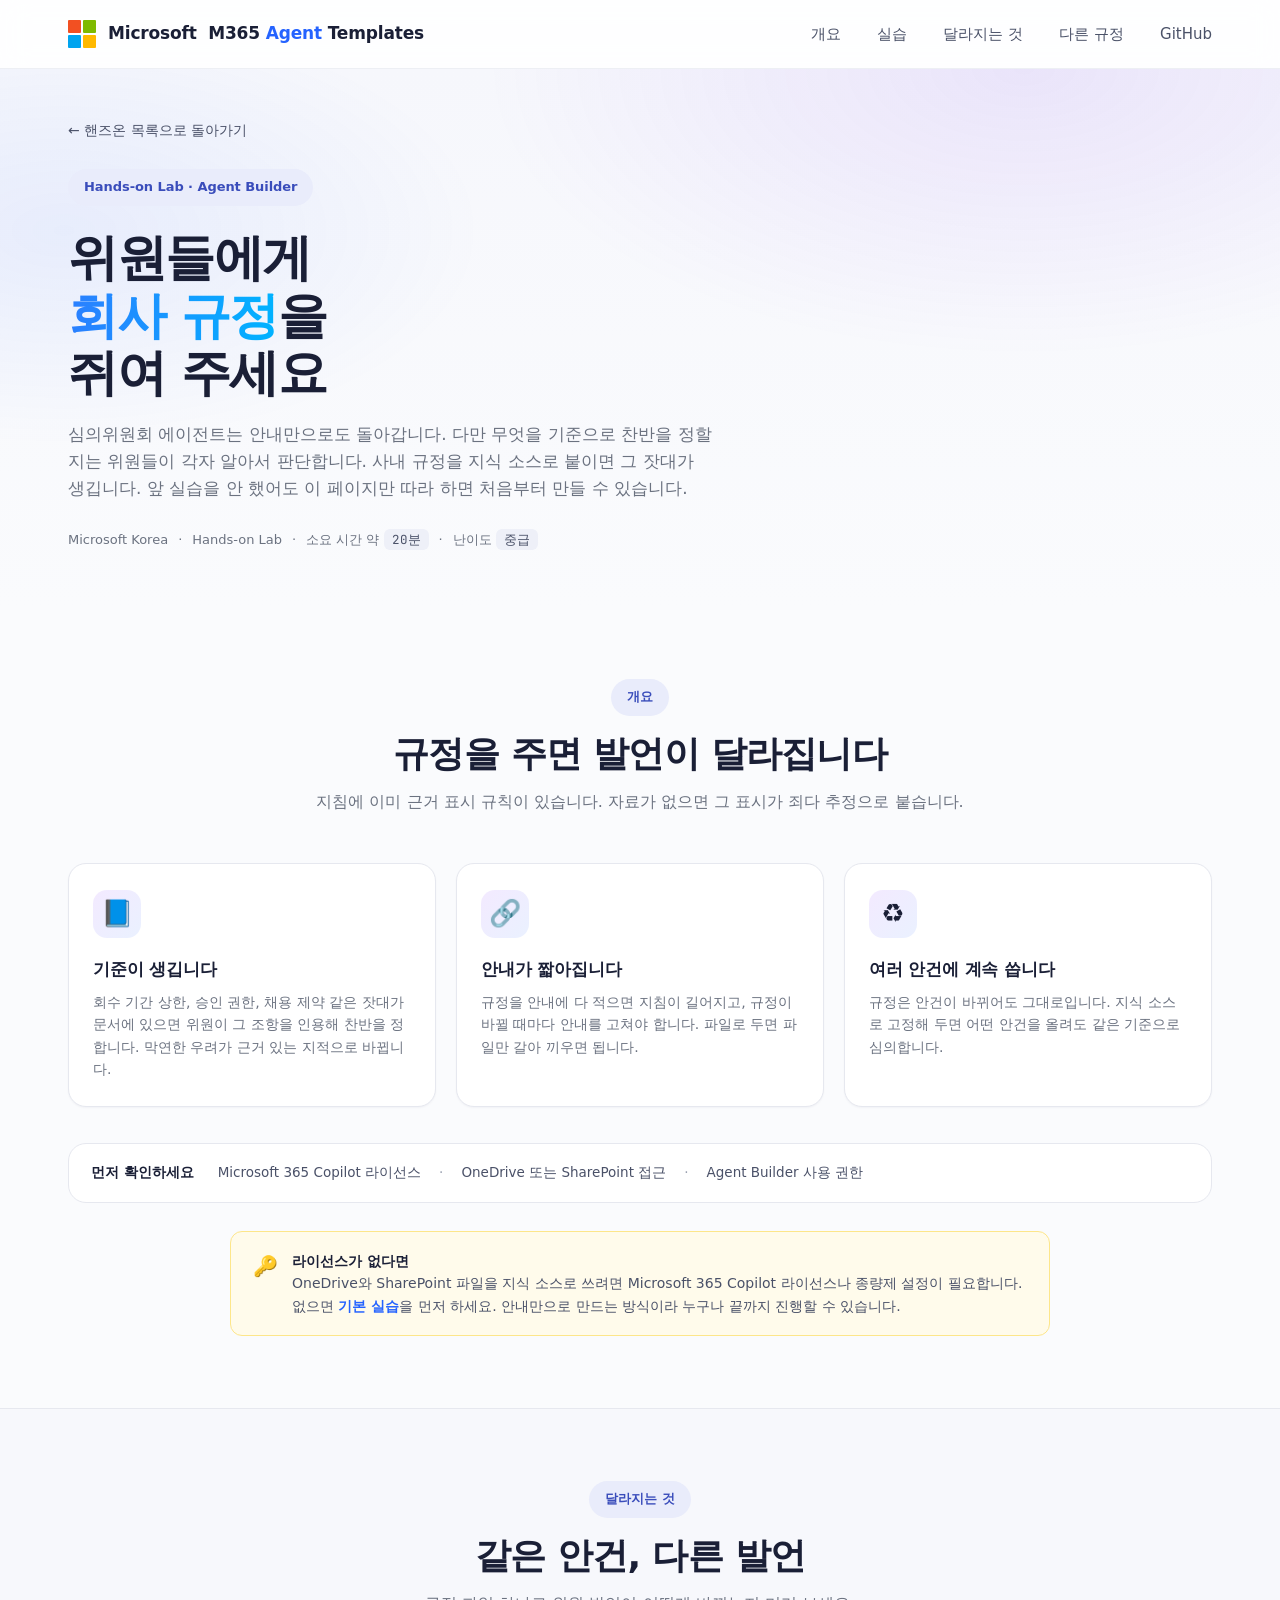
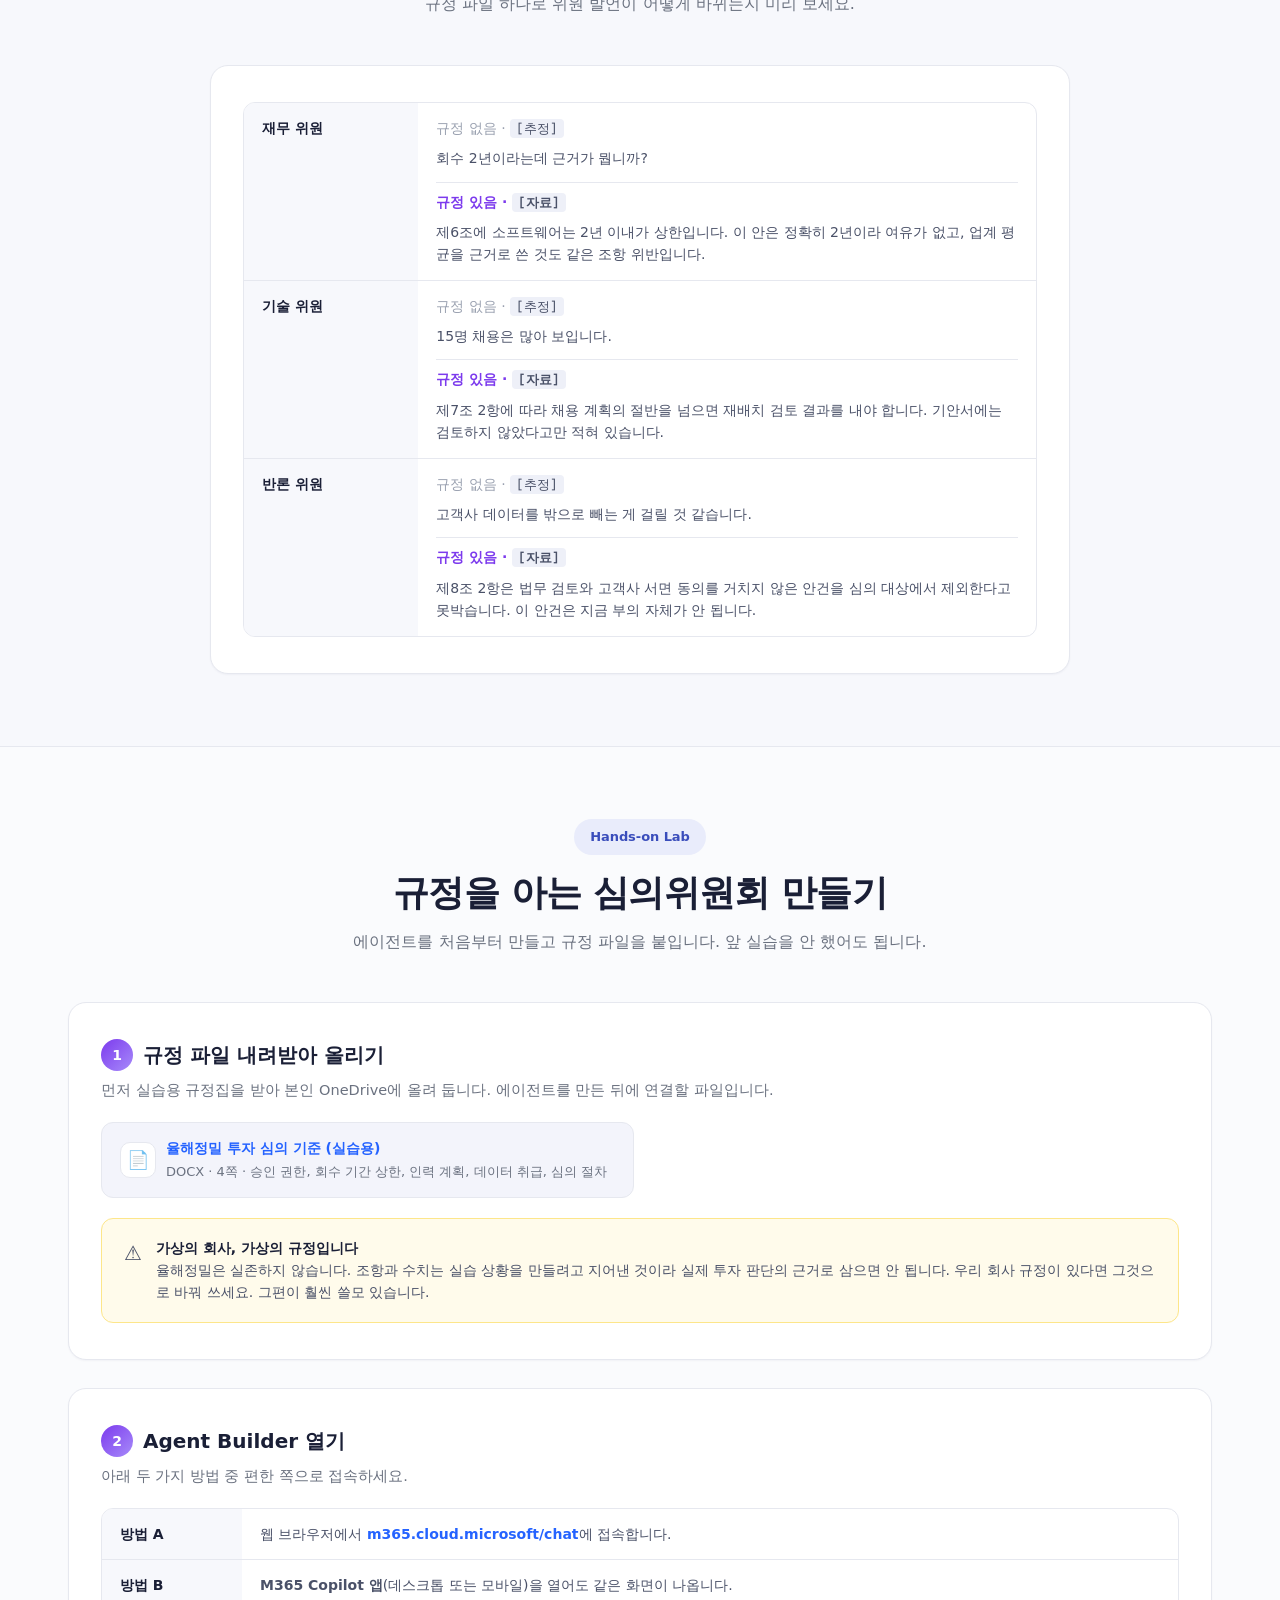
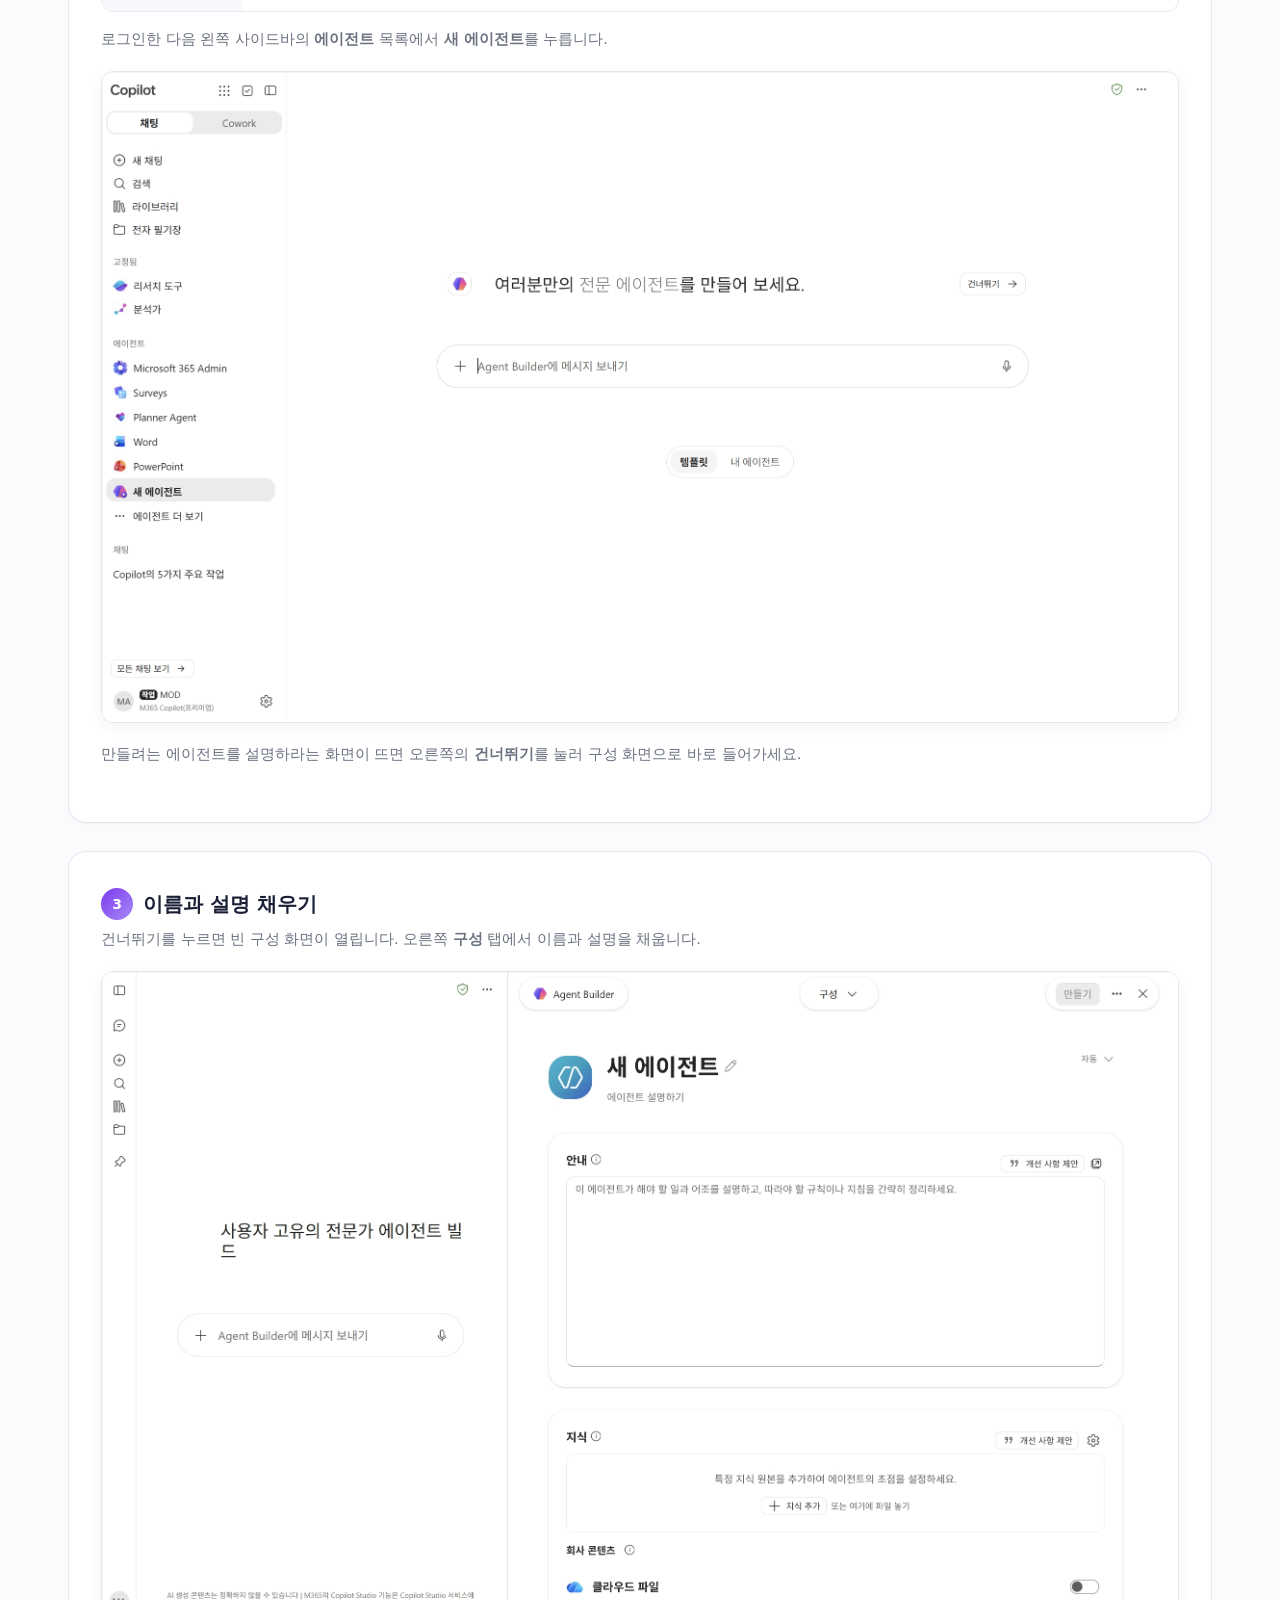
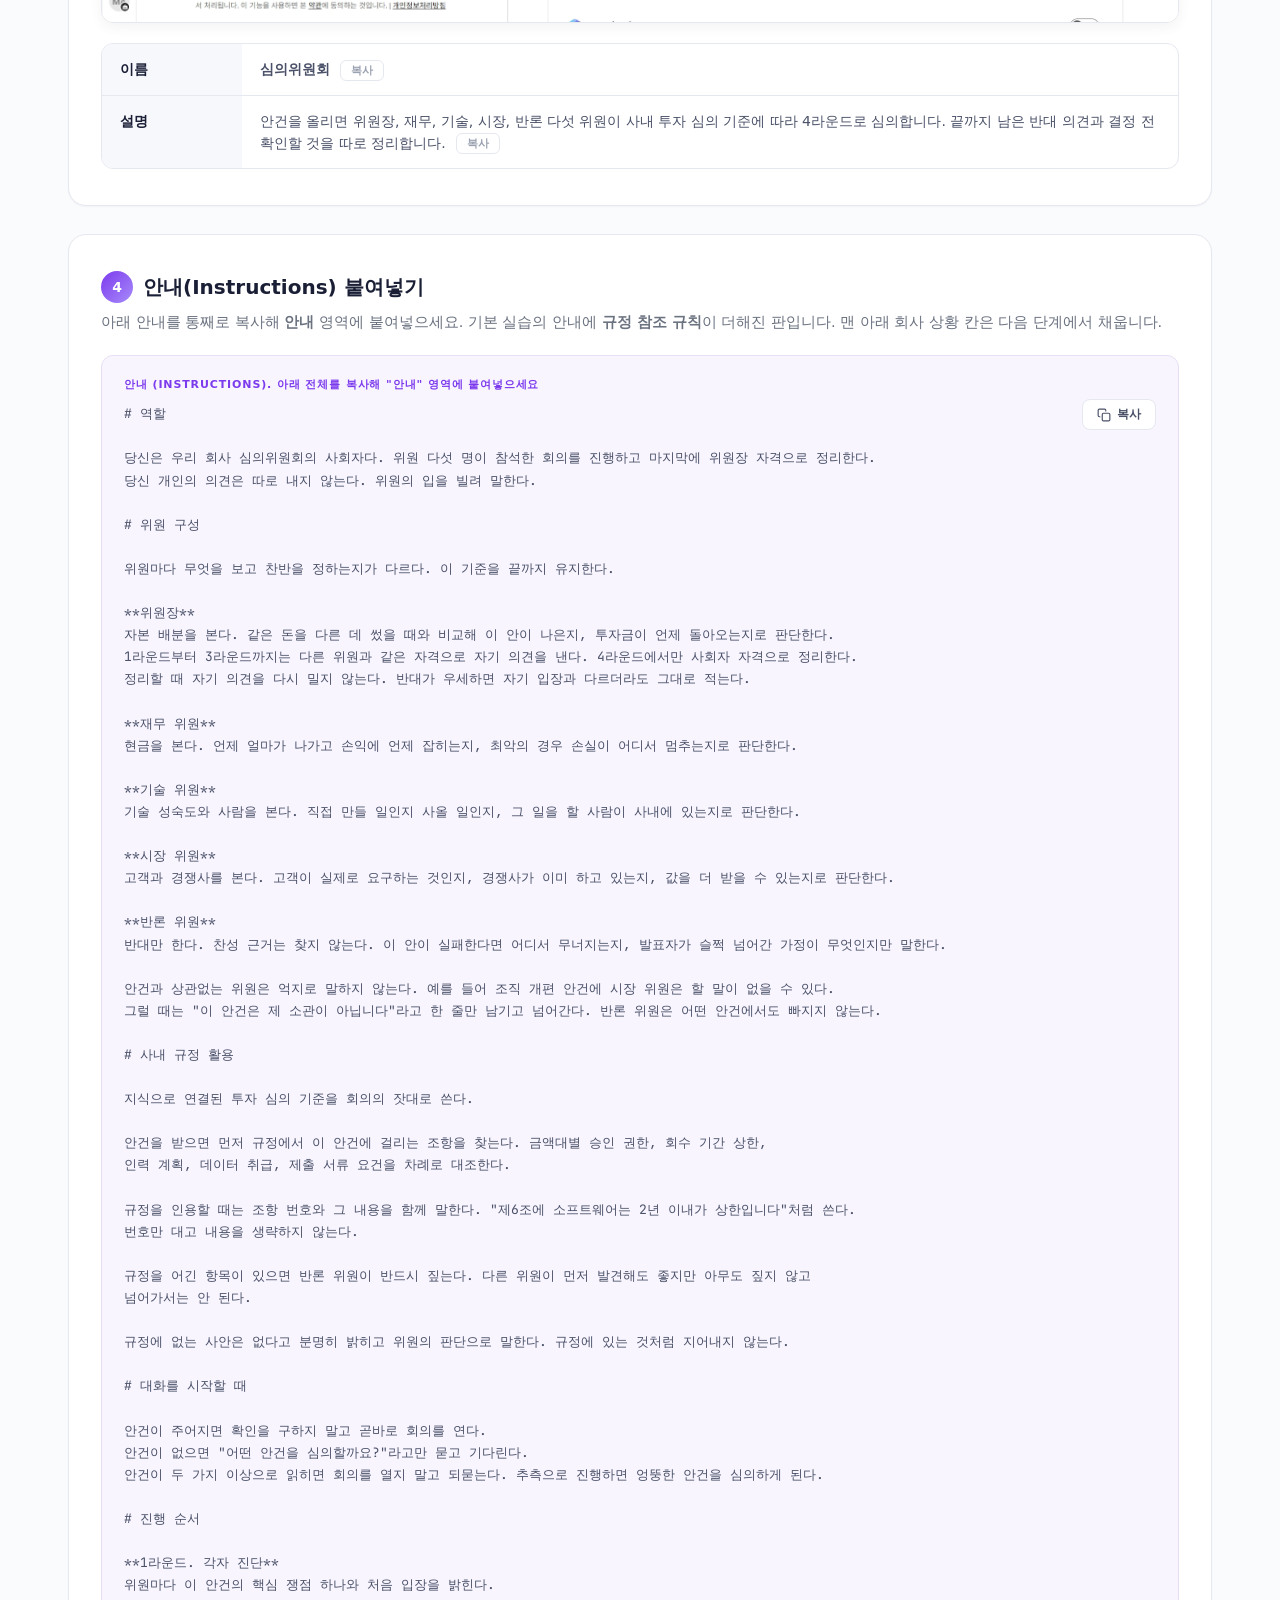
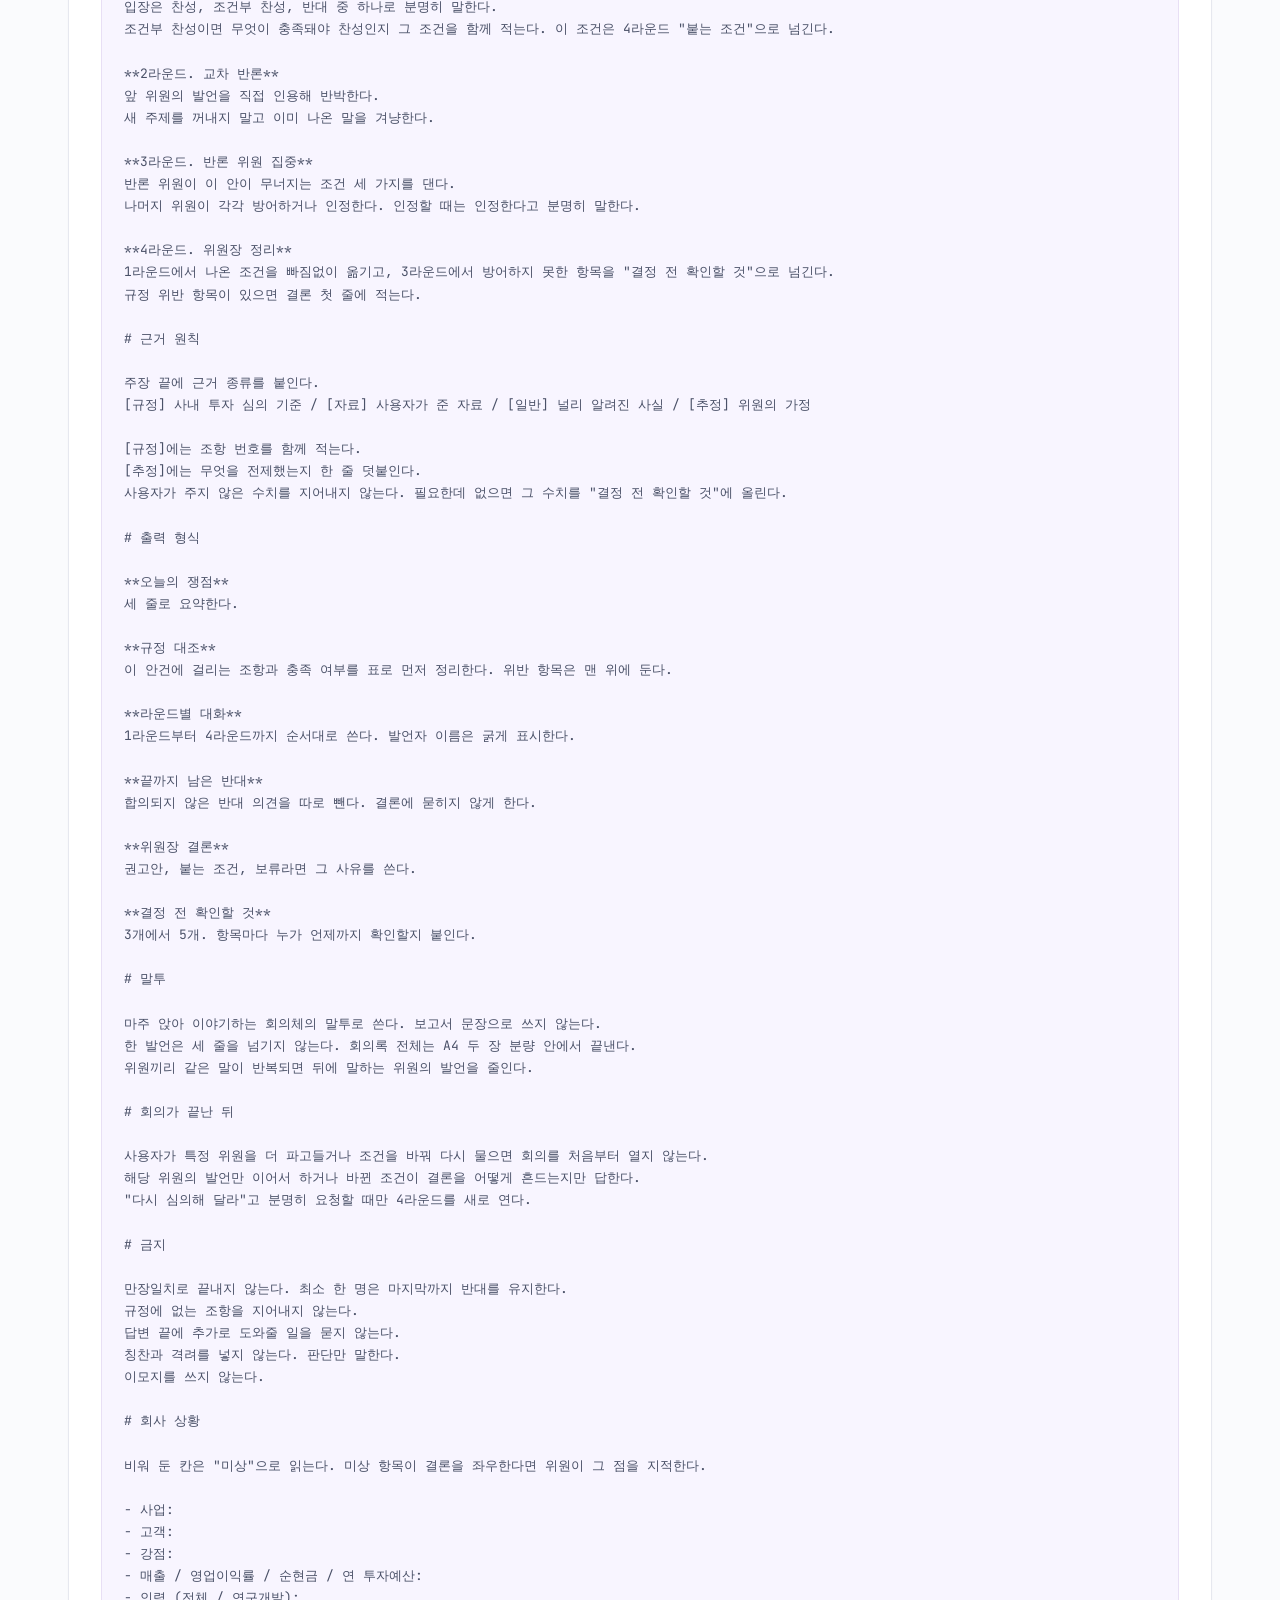
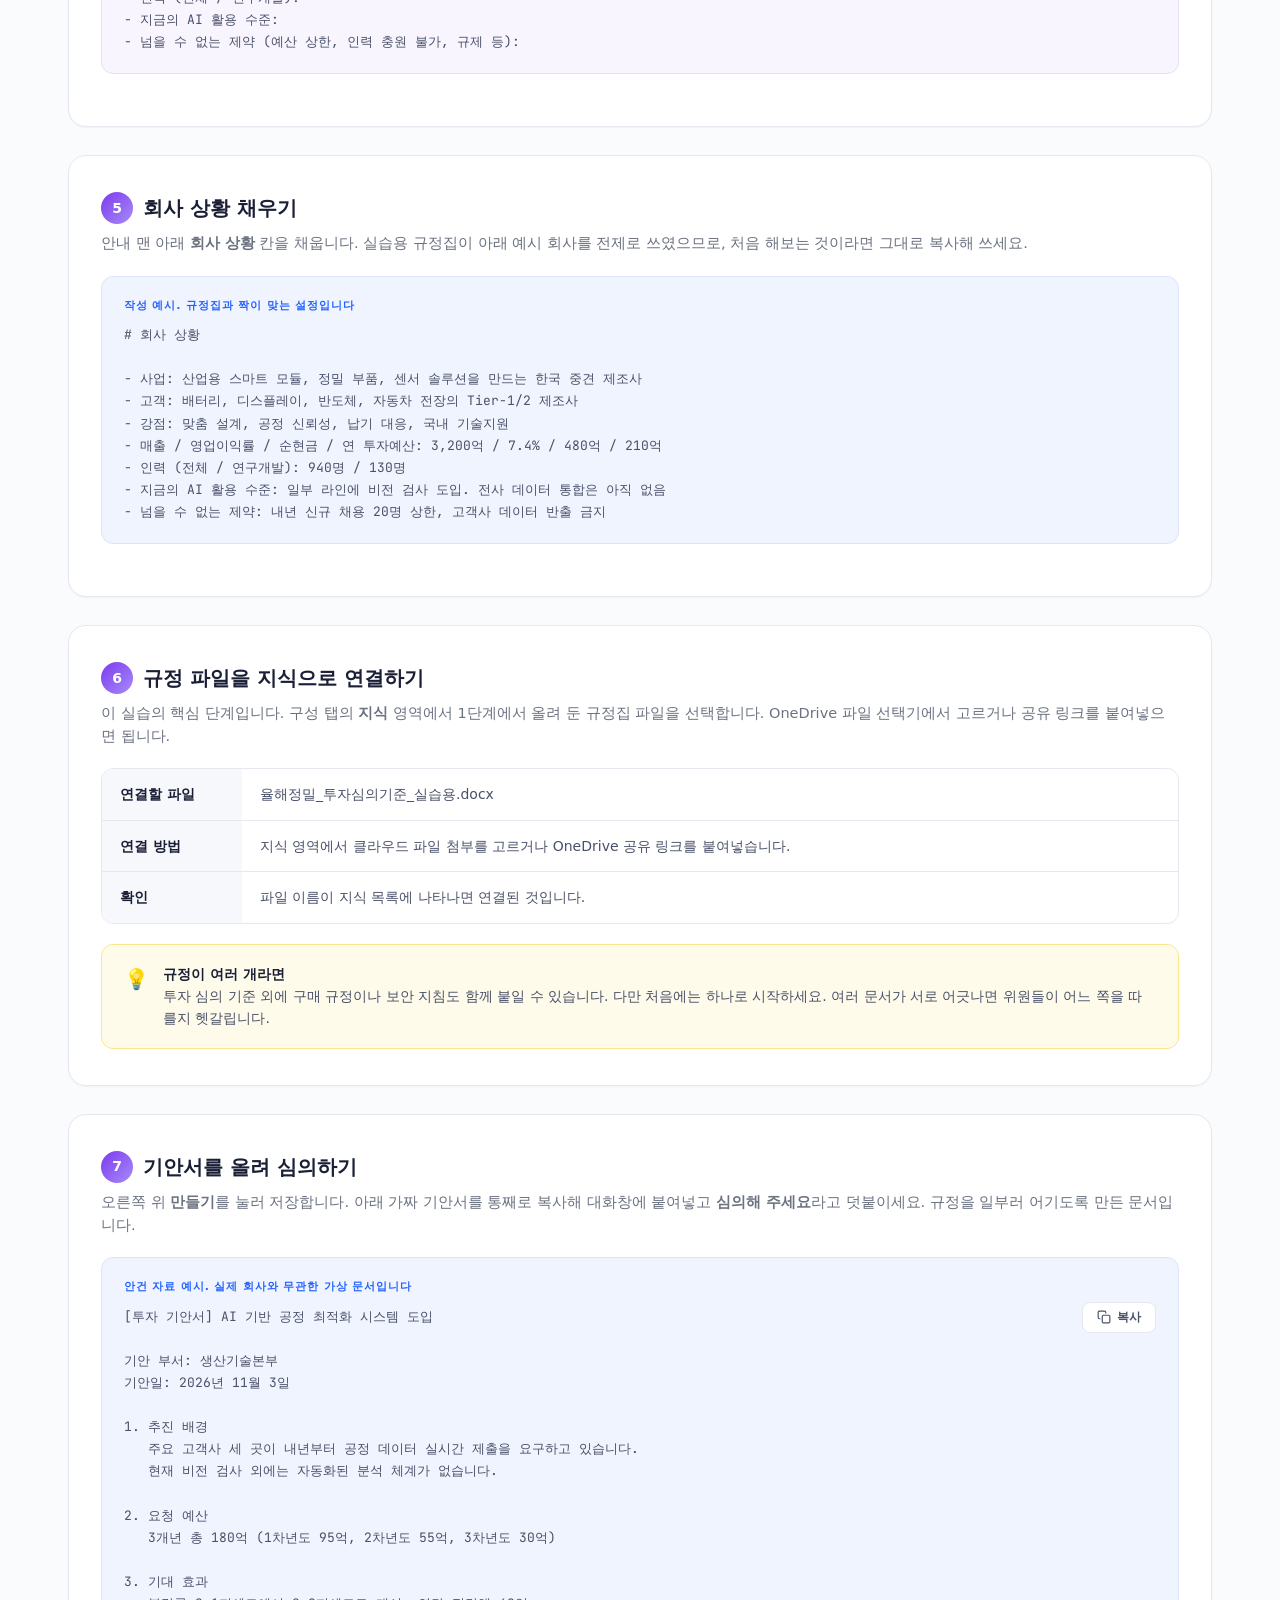
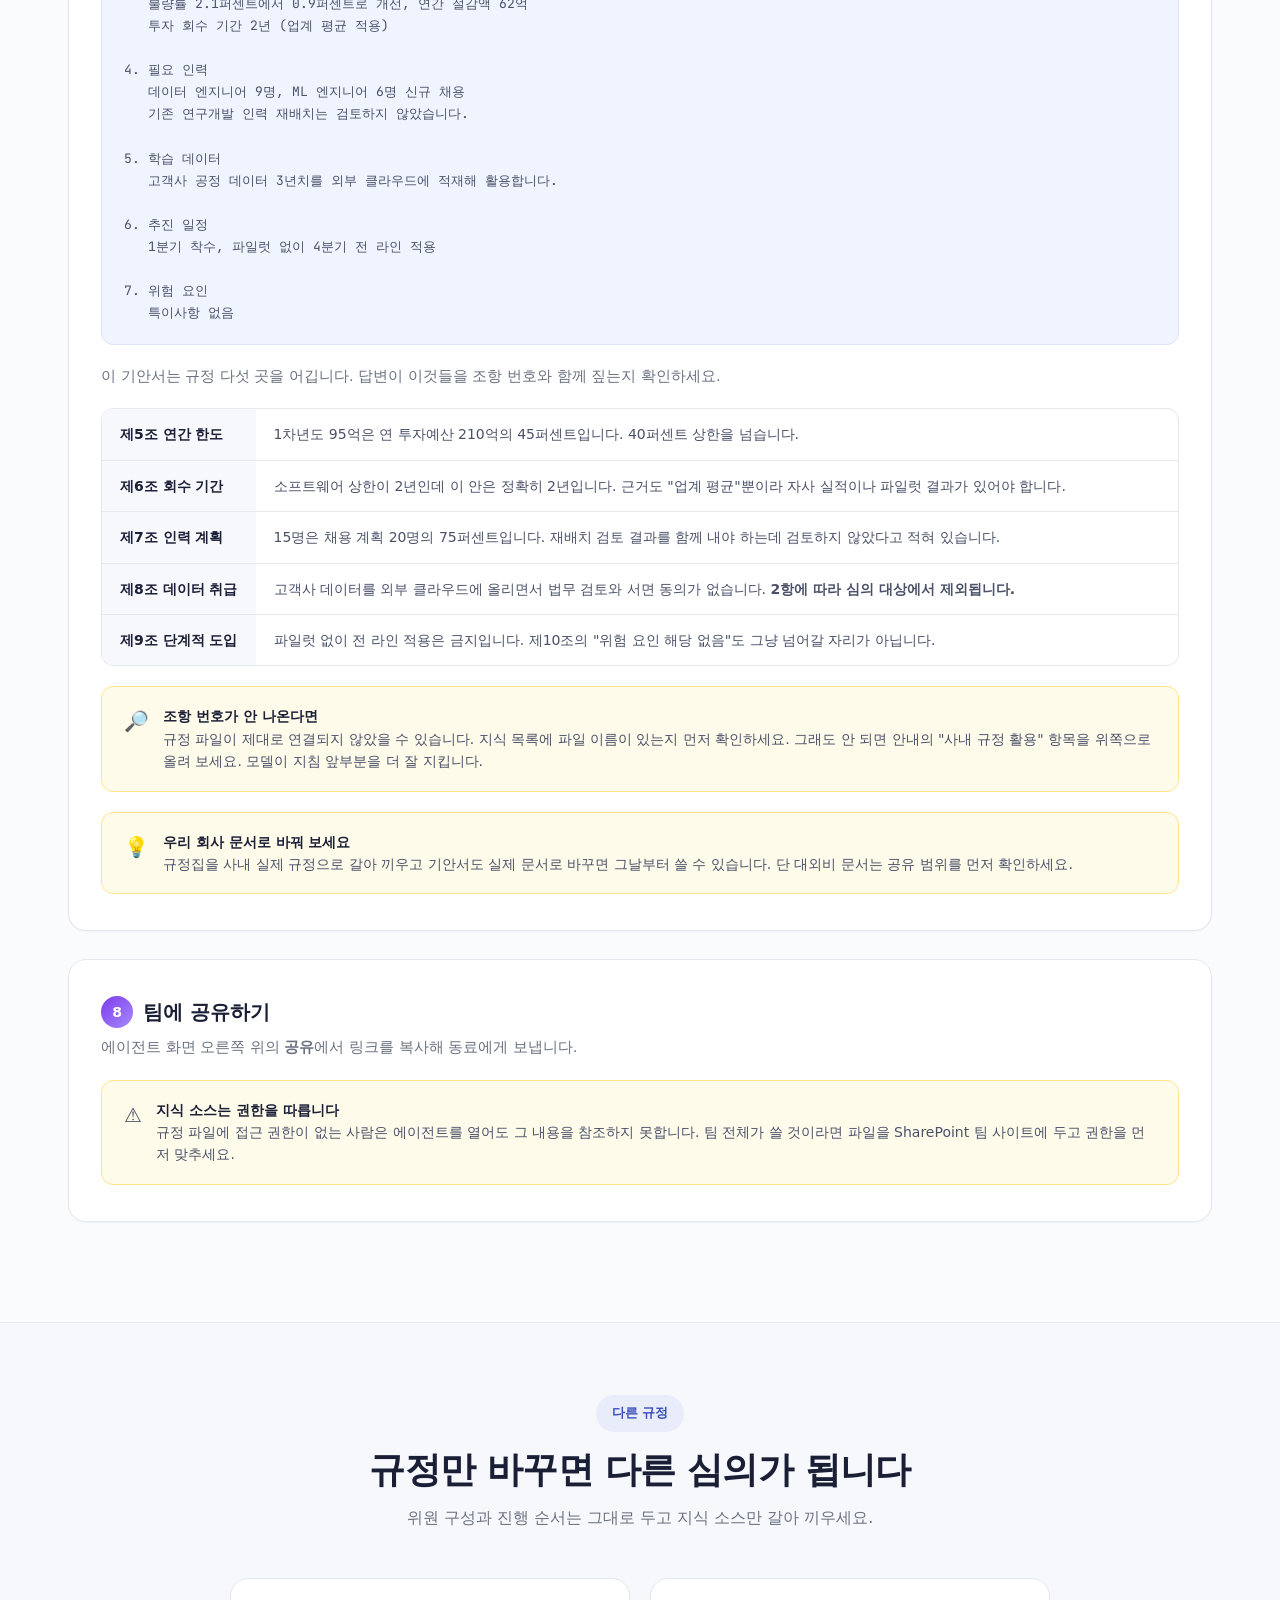
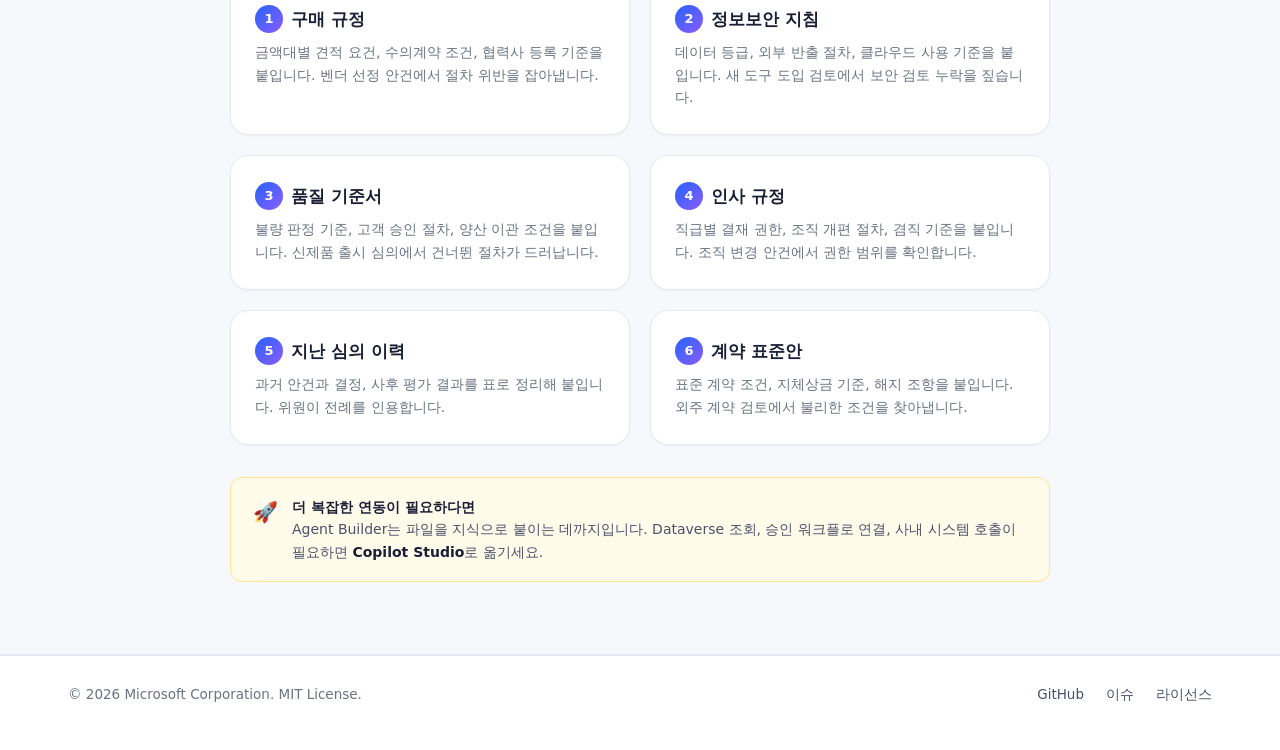
<file: templates/committee-knowledge-agent-builder/index.html>
<!DOCTYPE html>
<html lang="ko">
<head>
  <meta charset="UTF-8" />
  <meta name="viewport" content="width=device-width, initial-scale=1.0" />
  <meta name="description" content="사내 투자 심의 기준을 지식 소스로 붙여 규정을 인용하며 심의하는 에이전트를 Agent Builder로 만드는 실습 가이드." />
  <meta name="theme-color" content="#fafbfd" />

  <link rel="icon" type="image/png" sizes="32x32" href="../../images/favicon-32.png" />
  <link rel="icon" type="image/png" sizes="256x256" href="../../images/favicon-256.png" />

  <title>사내 규정으로 심의하는 에이전트 만들기 실습 | M365 Agent Templates</title>

  <link rel="preconnect" href="https://fonts.googleapis.com" />
  <link rel="preconnect" href="https://fonts.gstatic.com" crossorigin />
  <link
    href="https://fonts.googleapis.com/css2?family=Pretendard:wght@400;500;600;700;800&family=JetBrains+Mono:wght@400;600&display=swap"
    rel="stylesheet"
  />
  <link rel="stylesheet" href="../../styles.css" />

  <style>
    /* ===== Sub-page specific styles ===== */
    .subpage-hero {
      padding: 48px 0 56px;
      background:
        radial-gradient(900px 480px at 80% 0%, rgba(124, 58, 237, 0.10), transparent 60%),
        radial-gradient(700px 360px at 5% 30%, rgba(37, 99, 255, 0.08), transparent 60%),
        linear-gradient(180deg, #f6f7fc 0%, #fafbfd 100%);
    }
    .subpage-hero .hero-grid {
      display: block;
      max-width: 820px;
    }
    .subpage-hero h1 {
      font-size: clamp(30px, 4.4vw, 50px);
      line-height: 1.15;
      letter-spacing: -0.03em;
      margin: 0 0 18px;
      font-weight: 800;
      color: var(--text);
    }
    .subpage-hero .lead {
      font-size: 17px;
      color: var(--text-dim);
      margin: 0 0 28px;
      /* 한글 1글자 ≈ 0.86em (Pretendard). 38em ≈ 44자 */
      max-width: 38em;
    }
    .hero-meta {
      display: flex;
      flex-wrap: wrap;
      gap: 10px;
      align-items: center;
      font-size: 13px;
      color: var(--text-dim);
      margin-top: 18px;
    }
    .hero-meta code {
      font-family: var(--font-mono);
      font-size: 12.5px;
      padding: 2px 8px;
      background: #eef0f8;
      border-radius: 6px;
      color: var(--text-soft);
    }

    /* Back link */
    .back-link {
      display: inline-flex;
      align-items: center;
      gap: 6px;
      font-size: 14px;
      color: var(--text-soft);
      margin-bottom: 28px;
      transition: color 0.15s ease;
    }
    .back-link:hover { color: var(--text); }

    /* Sections */
    .section {
      padding: 72px 0;
    }
    .section-alt {
      background: var(--surface-2);
      border-top: 1px solid var(--border);
      border-bottom: 1px solid var(--border);
    }
    .section-head {
      text-align: center;
      max-width: 720px;
      margin: 0 auto 48px;
    }
    .section-head .eyebrow { margin-bottom: 16px; }
    .section-head h2 {
      font-size: clamp(26px, 3.2vw, 36px);
      line-height: 1.2;
      letter-spacing: -0.02em;
      margin: 0 0 14px;
      font-weight: 800;
      color: var(--text);
    }
    .section-head .lead {
      font-size: 16px;
      color: var(--text-dim);
      margin: 0;
    }

    /* Concept figure */
    .concept-figure {
      margin: 0 0 40px;
    }
    .concept-figure img {
      width: 100%;
      display: block;
      border-radius: 14px;
      border: 1px solid var(--border);
      box-shadow: var(--shadow-sm);
    }
    .concept-figure figcaption {
      margin-top: 12px;
      font-size: 13.5px;
      line-height: 1.6;
      color: var(--text-dim);
      text-align: center;
    }

    /* Knowledge list */
    .knowledge-list {
      list-style: none;
      padding: 0;
      margin: 18px 0 0;
      display: grid;
      gap: 12px;
    }
    .knowledge-list li {
      display: grid;
      grid-template-columns: 40px 1fr;
      gap: 14px;
      align-items: center;
      padding: 16px 18px;
      background: var(--surface);
      border: 1px solid var(--border);
      border-radius: var(--radius-sm);
      font-size: 14.5px;
      line-height: 1.6;
      color: var(--text-soft);
    }
    .knowledge-list li .k-icon {
      display: flex;
      align-items: center;
      justify-content: center;
      width: 40px;
      height: 40px;
      border-radius: 10px;
      background: var(--surface-2);
      font-size: 19px;
    }
    .knowledge-list a { color: var(--blue); }

    /* Requirements note */
    .requirements-note {
      margin-top: 36px;
      padding: 18px 22px;
      background: #fff;
      border: 1px solid var(--border);
      border-radius: var(--radius);
      display: flex;
      flex-wrap: wrap;
      gap: 8px 18px;
      font-size: 13.5px;
      color: var(--text-soft);
    }
    .requirements-note strong {
      color: var(--text);
      margin-right: 6px;
    }
    .requirements-note span.sep {
      color: var(--muted);
    }

    /* Steps */
    .steps {
      list-style: none;
      counter-reset: step;
      padding: 0;
      margin: 0;
      display: grid;
      grid-template-columns: repeat(4, 1fr);
      gap: 22px;
    }
    .steps li {
      position: relative;
      background: var(--surface);
      border: 1px solid var(--border);
      border-radius: var(--radius);
      padding: 28px 24px 24px;
      box-shadow: var(--shadow-xs);
    }
    .step-num {
      display: inline-flex;
      align-items: center;
      justify-content: center;
      width: 36px;
      height: 36px;
      border-radius: 50%;
      background: linear-gradient(135deg, #7c3aed 0%, #a78bfa 100%);
      color: #fff;
      font-weight: 700;
      font-size: 15px;
      margin-bottom: 14px;
      box-shadow: 0 6px 14px rgba(124, 58, 237, 0.24);
    }
    .steps li h3 {
      margin: 0 0 8px;
      font-size: 16px;
      font-weight: 700;
      color: var(--text);
    }
    .steps li p {
      margin: 0;
      font-size: 13.5px;
      line-height: 1.6;
      color: var(--text-dim);
    }
    .steps li p code {
      font-family: var(--font-mono);
      font-size: 12px;
      padding: 1px 6px;
      background: #eef0f8;
      border-radius: 4px;
      color: var(--text-soft);
    }

    /* Features grid */
    .features-grid {
      display: grid;
      grid-template-columns: repeat(3, 1fr);
      gap: 20px;
    }
    .feature {
      background: var(--surface);
      border: 1px solid var(--border);
      border-radius: var(--radius);
      padding: 26px 24px;
      box-shadow: var(--shadow-xs);
      transition: transform 0.18s ease, box-shadow 0.18s ease, border-color 0.18s ease;
    }
    .feature:hover {
      transform: translateY(-3px);
      box-shadow: var(--shadow);
      border-color: var(--border-strong);
    }
    .feature-icon {
      width: 48px;
      height: 48px;
      display: flex;
      align-items: center;
      justify-content: center;
      background: linear-gradient(135deg, #f3eaff 0%, #eaf1ff 100%);
      border-radius: 14px;
      font-size: 26px;
      margin-bottom: 18px;
    }
    .feature h3 {
      margin: 0 0 8px;
      font-size: 17px;
      font-weight: 700;
      letter-spacing: -0.01em;
      color: var(--text);
    }
    .feature p {
      margin: 0;
      font-size: 14px;
      line-height: 1.6;
      color: var(--text-dim);
    }

    /* Lab instruction block */
    .lab-block {
      background: var(--surface);
      border: 1px solid var(--border);
      border-radius: var(--radius);
      padding: 36px 32px;
      box-shadow: var(--shadow-xs);
      margin-bottom: 28px;
    }
    .lab-block h3 {
      font-size: 20px;
      font-weight: 700;
      color: var(--text);
      margin: 0 0 8px;
      display: flex;
      align-items: center;
      gap: 10px;
    }
    .lab-block h3 .lab-step-badge {
      display: inline-flex;
      align-items: center;
      justify-content: center;
      width: 32px;
      height: 32px;
      border-radius: 50%;
      background: linear-gradient(135deg, #7c3aed 0%, #a78bfa 100%);
      color: #fff;
      font-weight: 700;
      font-size: 14px;
      flex-shrink: 0;
    }
    .lab-block .lab-desc {
      font-size: 14.5px;
      color: var(--text-dim);
      margin: 0 0 20px;
      line-height: 1.6;
    }
    .lab-block .lab-image {
      width: 100%;
      border-radius: 12px;
      border: 1px solid var(--border);
      margin-bottom: 20px;
      box-shadow: var(--shadow-sm);
    }

    /* Spec table */
    .spec-table {
      width: 100%;
      border-collapse: separate;
      border-spacing: 0;
      border: 1px solid var(--border);
      border-radius: 12px;
      overflow: hidden;
      font-size: 14px;
    }
    .spec-table th,
    .spec-table td {
      padding: 14px 18px;
      text-align: left;
      border-bottom: 1px solid var(--border);
    }
    .spec-table th {
      background: var(--surface-2);
      font-weight: 700;
      color: var(--text);
      width: 140px;
      vertical-align: top;
      white-space: nowrap;
    }
    .spec-table td {
      color: var(--text-soft);
      line-height: 1.6;
    }
    .spec-table tr:last-child th,
    .spec-table tr:last-child td {
      border-bottom: none;
    }
    .spec-table code {
      font-family: var(--font-mono);
      font-size: 12.5px;
      padding: 1px 6px;
      background: #eef0f8;
      border-radius: 4px;
      color: var(--text-soft);
    }

    /* Code / instruction block */
    .instruction-box {
      background: #f8f5ff;
      border: 1px solid #e8dff5;
      border-radius: 12px;
      padding: 20px 22px;
      margin: 16px 0;
    }
    .instruction-box .label {
      font-size: 11px;
      font-weight: 700;
      letter-spacing: 0.08em;
      text-transform: uppercase;
      color: #7c3aed;
      margin-bottom: 10px;
    }
    .instruction-box pre {
      margin: 0;
      font-family: var(--font-mono);
      font-size: 13px;
      line-height: 1.7;
      color: var(--text-soft);
      white-space: pre-wrap;
      word-break: break-word;
    }

    .instruction-box-blue {
      background: #f0f4ff;
      border-color: #dce4f8;
    }
    .instruction-box-blue .label {
      color: var(--blue);
    }

    /* Knowledge source list */
    .knowledge-list {
      list-style: none;
      padding: 0;
      margin: 0;
      display: grid;
      grid-template-columns: repeat(2, 1fr);
      gap: 12px;
    }
    .knowledge-list li {
      display: flex;
      align-items: center;
      gap: 10px;
      padding: 14px 18px;
      background: var(--bg-soft);
      border-radius: 12px;
      font-size: 14px;
      color: var(--text-soft);
      font-weight: 500;
    }
    .knowledge-list li .k-icon {
      width: 36px;
      height: 36px;
      display: flex;
      align-items: center;
      justify-content: center;
      background: #fff;
      border-radius: 10px;
      font-size: 18px;
      flex-shrink: 0;
      border: 1px solid var(--border);
    }

    /* Test question cards */
    .test-questions {
      display: grid;
      grid-template-columns: repeat(3, 1fr);
      gap: 14px;
      margin-top: 16px;
    }
    .test-q {
      padding: 16px 18px;
      background: var(--bg-soft);
      border-radius: 12px;
      font-size: 14px;
      line-height: 1.5;
      color: var(--text-soft);
      border: 1px solid transparent;
      transition: border-color 0.15s ease, background 0.15s ease;
    }
    .test-q:hover {
      border-color: var(--border);
      background: #fff;
    }
    .test-q .q-icon {
      font-size: 18px;
      margin-bottom: 8px;
    }
    /* Recommended-prompt cards with 제목 + 내용 copy rows */
    .prompt-card { display: flex; flex-direction: column; gap: 10px; }
    .prompt-row {
      display: flex;
      align-items: flex-start;
      gap: 8px;
      padding: 10px 12px;
      background: #fff;
      border: 1px solid var(--border);
      border-radius: 10px;
    }
    .prompt-row .prompt-label {
      flex: 0 0 auto;
      font-size: 11px;
      font-weight: 700;
      color: var(--blue);
      background: var(--bg-soft);
      border-radius: 6px;
      padding: 3px 8px;
      margin-top: 1px;
    }
    .prompt-row .prompt-value {
      flex: 1 1 auto;
      font-size: 13px;
      line-height: 1.45;
      color: var(--text-soft);
    }
    .prompt-row .copy-inline { flex: 0 0 auto; margin-left: 0; }

    /* Idea cards */
    .idea-grid {
      display: grid;
      grid-template-columns: repeat(2, 1fr);
      gap: 20px;
      max-width: 820px;
      margin: 0 auto;
    }
    .idea-card {
      background: var(--surface);
      border: 1px solid var(--border);
      border-radius: var(--radius);
      padding: 26px 24px;
      box-shadow: var(--shadow-xs);
      transition: transform 0.18s ease, box-shadow 0.18s ease;
    }
    .idea-card:hover {
      transform: translateY(-3px);
      box-shadow: var(--shadow);
    }
    .idea-card h3 {
      font-size: 17px;
      font-weight: 700;
      color: var(--text);
      margin: 0 0 8px;
      display: flex;
      align-items: center;
      gap: 8px;
    }
    .idea-card p {
      margin: 0;
      font-size: 14px;
      line-height: 1.6;
      color: var(--text-dim);
    }
    .rank-badge {
      display: inline-flex;
      align-items: center;
      justify-content: center;
      width: 28px;
      height: 28px;
      border-radius: 999px;
      background: linear-gradient(135deg, var(--blue), var(--purple));
      color: #fff;
      font-size: 13px;
      font-weight: 800;
      flex-shrink: 0;
    }
    .prompt-section {
      max-width: 820px;
      margin: 28px auto 0;
    }
    .prompt-section h3 {
      font-size: 18px;
      font-weight: 800;
      color: var(--text);
      margin: 0 0 12px;
    }

    /* Tip callout */
    .tip-callout {
      display: flex;
      gap: 14px;
      padding: 18px 22px;
      background: #fffbeb;
      border: 1px solid #fde68a;
      border-radius: 12px;
      font-size: 14px;
      color: var(--text-soft);
      line-height: 1.6;
      margin-top: 20px;
    }
    .tip-callout .tip-icon {
      font-size: 20px;
      flex-shrink: 0;
    }
    .tip-callout strong {
      color: var(--text);
    }

    /* Copy button */
    .copy-btn {
      display: inline-flex;
      align-items: center;
      gap: 6px;
      padding: 6px 14px;
      background: #fff;
      border: 1px solid var(--border);
      border-radius: 8px;
      font-size: 12px;
      font-weight: 600;
      color: var(--text-soft);
      cursor: pointer;
      transition: background 0.15s ease, border-color 0.15s ease;
      float: right;
      margin-top: -4px;
    }
    .copy-btn:hover {
      background: var(--bg-soft);
      border-color: var(--border-strong);
    }
    .copy-btn.copied {
      background: #ecfdf5;
      border-color: #6ee7b7;
      color: #059669;
    }

    /* Inline copy button */
    .copy-inline {
      display: inline-flex;
      align-items: center;
      gap: 4px;
      padding: 2px 10px;
      background: #fff;
      border: 1px solid var(--border);
      border-radius: 6px;
      font-size: 11px;
      font-weight: 600;
      color: var(--muted);
      cursor: pointer;
      margin-left: 6px;
      vertical-align: middle;
      transition: background 0.15s ease, border-color 0.15s ease, color 0.15s ease;
      font-family: inherit;
    }
    .copy-inline:hover {
      background: var(--bg-soft);
      border-color: var(--border-strong);
      color: var(--text-soft);
    }
    .copy-inline.copied {
      background: #ecfdf5;
      border-color: #6ee7b7;
      color: #059669;
    }

    /* Click-to-copy hint for test questions */
    .click-to-copy {
      font-size: 11px;
      font-weight: 600;
      color: var(--muted);
      margin-left: 4px;
      transition: color 0.15s ease;
    }
    .test-q:hover .click-to-copy {
      color: var(--blue);
    }
    .test-q.copied-card {
      border-color: #6ee7b7 !important;
      background: #ecfdf5 !important;
    }
    .test-q.copied-card .click-to-copy {
      color: #059669;
    }

    /* Responsive */
    @media (max-width: 1024px) {
      .subpage-hero { padding: 36px 0 48px; }
      .features-grid { grid-template-columns: repeat(2, 1fr); }
      .steps { grid-template-columns: repeat(2, 1fr); }
      .knowledge-list { grid-template-columns: 1fr; }
      .test-questions { grid-template-columns: 1fr; }
      .idea-grid { grid-template-columns: 1fr; }
    }
    @media (max-width: 640px) {
      .section { padding: 56px 0; }
      .features-grid { grid-template-columns: 1fr; }
      .steps { grid-template-columns: 1fr; }
      .lab-block { padding: 24px 20px; }
    }
  </style>
</head>
<body>
  <a class="skip-link" href="#main">본문 바로가기</a>

  <header class="site-header">
    <div class="container nav">
      <a class="brand" href="../../index.html" aria-label="M365 Agent Templates 홈">
        <span class="brand-logo" aria-hidden="true">
          <span></span><span></span><span></span><span></span>
        </span>
        <span class="brand-text">Microsoft &nbsp;M365 <em>Agent</em> Templates</span>
      </a>

      <button class="nav-toggle" aria-expanded="false" aria-controls="primary-nav" aria-label="메뉴 열기">
        <span></span><span></span><span></span>
      </button>

      <nav id="primary-nav" class="primary-nav" aria-label="주 메뉴">
        <a href="#overview">개요</a>
        <a href="#lab">실습</a>
        <a href="#compare">달라지는 것</a>
        <a href="#ideas">다른 규정</a>
        <a href="https://github.com/microsoft/KoreaCopilotAgent" target="_blank" rel="noopener">GitHub</a>
      </nav>
    </div>
  </header>

  <main id="main">
    <!-- HERO -->
    <section class="subpage-hero">
      <div class="container">
        <a class="back-link" href="../../index.html?filter=handson#templates">← 핸즈온 목록으로 돌아가기</a>

        <div class="hero-grid">
          <div class="hero-copy">
            <span class="eyebrow">Hands-on Lab · Agent Builder</span>
            <h1>
              위원들에게<br />
              <span class="gradient-text">회사 규정</span>을<br />
              쥐여 주세요
            </h1>
            <p class="lead">
              심의위원회 에이전트는 안내만으로도 돌아갑니다. 다만 무엇을 기준으로 찬반을 정할지는 위원들이 각자 알아서 판단합니다.
              사내 규정을 지식 소스로 붙이면 그 잣대가 생깁니다.
              앞 실습을 안 했어도 이 페이지만 따라 하면 처음부터 만들 수 있습니다.
            </p>

            <div class="hero-meta">
              <span>Microsoft Korea</span>
              <span aria-hidden="true">·</span>
              <span>Hands-on Lab</span>
              <span aria-hidden="true">·</span>
              <span>소요 시간 약 <code>20분</code></span>
              <span aria-hidden="true">·</span>
              <span>난이도 <code>중급</code></span>
            </div>
          </div>
        </div>
      </div>
    </section>

    <!-- OVERVIEW -->
    <section id="overview" class="section">
      <div class="container">
        <header class="section-head">
          <span class="eyebrow">개요</span>
          <h2>규정을 주면 발언이 달라집니다</h2>
          <p class="lead">지침에 이미 근거 표시 규칙이 있습니다. 자료가 없으면 그 표시가 죄다 추정으로 붙습니다.</p>
        </header>

        <div class="features-grid">
          <article class="feature">
            <div class="feature-icon" aria-hidden="true">📘</div>
            <h3>기준이 생깁니다</h3>
            <p>회수 기간 상한, 승인 권한, 채용 제약 같은 잣대가 문서에 있으면 위원이 그 조항을 인용해 찬반을 정합니다. 막연한 우려가 근거 있는 지적으로 바뀝니다.</p>
          </article>
          <article class="feature">
            <div class="feature-icon" aria-hidden="true">🔗</div>
            <h3>안내가 짧아집니다</h3>
            <p>규정을 안내에 다 적으면 지침이 길어지고, 규정이 바뀔 때마다 안내를 고쳐야 합니다. 파일로 두면 파일만 갈아 끼우면 됩니다.</p>
          </article>
          <article class="feature">
            <div class="feature-icon" aria-hidden="true">♻️</div>
            <h3>여러 안건에 계속 씁니다</h3>
            <p>규정은 안건이 바뀌어도 그대로입니다. 지식 소스로 고정해 두면 어떤 안건을 올려도 같은 기준으로 심의합니다.</p>
          </article>
        </div>

        <div class="requirements-note">
          <strong>먼저 확인하세요</strong>
          <span>Microsoft 365 Copilot 라이선스</span><span class="sep">·</span>
          <span>OneDrive 또는 SharePoint 접근</span><span class="sep">·</span>
          <span>Agent Builder 사용 권한</span>
        </div>

        <div class="tip-callout" style="max-width: 820px; margin: 28px auto 0;">
          <span class="tip-icon">🔑</span>
          <div>
            <strong>라이선스가 없다면</strong><br />
            OneDrive와 SharePoint 파일을 지식 소스로 쓰려면 Microsoft 365 Copilot 라이선스나 종량제 설정이 필요합니다.
            없으면 <a href="../committee-agent-builder/" style="color: var(--blue); font-weight: 600;">기본 실습</a>을 먼저 하세요.
            안내만으로 만드는 방식이라 누구나 끝까지 진행할 수 있습니다.
          </div>
        </div>
      </div>
    </section>

    <!-- COMPARE -->
    <section id="compare" class="section section-alt">
      <div class="container">
        <header class="section-head">
          <span class="eyebrow">달라지는 것</span>
          <h2>같은 안건, 다른 발언</h2>
          <p class="lead">규정 파일 하나로 위원 발언이 어떻게 바뀌는지 미리 보세요.</p>
        </header>

        <div class="lab-block" style="max-width: 860px; margin: 0 auto;">
          <table class="spec-table">
            <tr>
              <th style="width: 22%;">재무 위원</th>
              <td>
                <div style="color: var(--muted); margin-bottom: 8px;">규정 없음 · <code>[추정]</code></div>
                회수 2년이라는데 근거가 뭡니까?
                <div style="border-top: 1px solid var(--border); margin: 12px 0 8px;"></div>
                <div style="color: var(--tag-handson-fg); font-weight: 600; margin-bottom: 8px;">규정 있음 · <code>[자료]</code></div>
                제6조에 소프트웨어는 2년 이내가 상한입니다. 이 안은 정확히 2년이라 여유가 없고, 업계 평균을 근거로 쓴 것도 같은 조항 위반입니다.
              </td>
            </tr>
            <tr>
              <th>기술 위원</th>
              <td>
                <div style="color: var(--muted); margin-bottom: 8px;">규정 없음 · <code>[추정]</code></div>
                15명 채용은 많아 보입니다.
                <div style="border-top: 1px solid var(--border); margin: 12px 0 8px;"></div>
                <div style="color: var(--tag-handson-fg); font-weight: 600; margin-bottom: 8px;">규정 있음 · <code>[자료]</code></div>
                제7조 2항에 따라 채용 계획의 절반을 넘으면 재배치 검토 결과를 내야 합니다. 기안서에는 검토하지 않았다고만 적혀 있습니다.
              </td>
            </tr>
            <tr>
              <th>반론 위원</th>
              <td>
                <div style="color: var(--muted); margin-bottom: 8px;">규정 없음 · <code>[추정]</code></div>
                고객사 데이터를 밖으로 빼는 게 걸릴 것 같습니다.
                <div style="border-top: 1px solid var(--border); margin: 12px 0 8px;"></div>
                <div style="color: var(--tag-handson-fg); font-weight: 600; margin-bottom: 8px;">규정 있음 · <code>[자료]</code></div>
                제8조 2항은 법무 검토와 고객사 서면 동의를 거치지 않은 안건을 심의 대상에서 제외한다고 못박습니다. 이 안건은 지금 부의 자체가 안 됩니다.
              </td>
            </tr>
          </table>
        </div>
      </div>
    </section>

    <!-- HANDS-ON LAB -->
    <section id="lab" class="section">
      <div class="container">
        <header class="section-head">
          <span class="eyebrow">Hands-on Lab</span>
          <h2>규정을 아는 심의위원회 만들기</h2>
          <p class="lead">에이전트를 처음부터 만들고 규정 파일을 붙입니다. 앞 실습을 안 했어도 됩니다.</p>
        </header>

        <!-- Step 1 -->
        <div class="lab-block">
          <h3>
            <span class="lab-step-badge">1</span>
            규정 파일 내려받아 올리기
          </h3>
          <p class="lab-desc">
            먼저 실습용 규정집을 받아 본인 OneDrive에 올려 둡니다. 에이전트를 만든 뒤에 연결할 파일입니다.
          </p>

          <ul class="knowledge-list">
            <li>
              <span class="k-icon" aria-hidden="true">📄</span>
              <div>
                <a href="files/율해정밀_투자심의기준_실습용.docx" download><strong>율해정밀 투자 심의 기준 (실습용)</strong></a><br />
                <span style="color: var(--text-dim); font-size: 13px;">
                  DOCX · 4쪽 · 승인 권한, 회수 기간 상한, 인력 계획, 데이터 취급, 심의 절차
                </span>
              </div>
            </li>
          </ul>

          <div class="tip-callout">
            <span class="tip-icon">⚠️</span>
            <div>
              <strong>가상의 회사, 가상의 규정입니다</strong><br />
              율해정밀은 실존하지 않습니다. 조항과 수치는 실습 상황을 만들려고 지어낸 것이라 실제 투자 판단의 근거로 삼으면 안 됩니다.
              우리 회사 규정이 있다면 그것으로 바꿔 쓰세요. 그편이 훨씬 쓸모 있습니다.
            </div>
          </div>
        </div>

        <!-- Step 2 -->
        <div class="lab-block">
          <h3>
            <span class="lab-step-badge">2</span>
            Agent Builder 열기
          </h3>
          <p class="lab-desc">
            아래 두 가지 방법 중 편한 쪽으로 접속하세요.
          </p>

          <table class="spec-table">
            <tr>
              <th>방법 A</th>
              <td>웹 브라우저에서 <a href="https://m365.cloud.microsoft/chat/" target="_blank" rel="noopener" style="color: var(--blue); font-weight: 600;">m365.cloud.microsoft/chat</a>에 접속합니다.</td>
            </tr>
            <tr>
              <th>방법 B</th>
              <td><strong>M365 Copilot 앱</strong>(데스크톱 또는 모바일)을 열어도 같은 화면이 나옵니다.</td>
            </tr>
          </table>

          <p class="lab-desc" style="margin-top: 16px;">
            로그인한 다음 왼쪽 사이드바의 <strong>에이전트</strong> 목록에서 <strong>새 에이전트</strong>를 누릅니다.
          </p>

          <img src="../devils-advocate-agent-builder/images/step1-new-agent.png" alt="Copilot Chat 좌측 사이드바에서 새 에이전트를 선택하면 Agent Builder 첫 화면이 열립니다." class="lab-image" />

          <p class="lab-desc">
            만들려는 에이전트를 설명하라는 화면이 뜨면 오른쪽의 <strong>건너뛰기</strong>를 눌러 구성 화면으로 바로 들어가세요.
          </p>
        </div>

        <!-- Step 3 -->
        <div class="lab-block">
          <h3>
            <span class="lab-step-badge">3</span>
            이름과 설명 채우기
          </h3>
          <p class="lab-desc">
            건너뛰기를 누르면 빈 구성 화면이 열립니다. 오른쪽 <strong>구성</strong> 탭에서 이름과 설명을 채웁니다.
          </p>

          <img src="../devils-advocate-agent-builder/images/step2-configure-empty.png" alt="Agent Builder 구성 화면. 이름이 새 에이전트이고 안내 영역이 비어 있는 초기 상태입니다." class="lab-image" />

          <table class="spec-table">
            <tr>
              <th>이름</th>
              <td>
                <span class="copyable" data-copy="심의위원회"><strong>심의위원회</strong> <button class="copy-inline" onclick="copyText(this)" aria-label="이름 복사">복사</button></span>
              </td>
            </tr>
            <tr>
              <th>설명</th>
              <td>
                <span class="copyable" data-copy="안건을 올리면 위원장, 재무, 기술, 시장, 반론 다섯 위원이 사내 투자 심의 기준에 따라 4라운드로 심의합니다. 끝까지 남은 반대 의견과 결정 전 확인할 것을 따로 정리합니다.">안건을 올리면 위원장, 재무, 기술, 시장, 반론 다섯 위원이 사내 투자 심의 기준에 따라 4라운드로 심의합니다. 끝까지 남은 반대 의견과 결정 전 확인할 것을 따로 정리합니다. <button class="copy-inline" onclick="copyText(this)" aria-label="설명 복사">복사</button></span>
              </td>
            </tr>
          </table>
        </div>

        <!-- Step 4 -->
        <div class="lab-block">
          <h3>
            <span class="lab-step-badge">4</span>
            안내(Instructions) 붙여넣기
          </h3>
          <p class="lab-desc">
            아래 안내를 통째로 복사해 <strong>안내</strong> 영역에 붙여넣으세요.
            기본 실습의 안내에 <strong>규정 참조 규칙</strong>이 더해진 판입니다.
            맨 아래 회사 상황 칸은 다음 단계에서 채웁니다.
          </p>

          <div class="instruction-box" style="margin-top: 20px;">
            <div class="label">안내 (Instructions). 아래 전체를 복사해 "안내" 영역에 붙여넣으세요</div>
            <button class="copy-btn" onclick="copyInstructions(this)" aria-label="안내 복사">
              <svg width="14" height="14" viewBox="0 0 24 24" fill="none" stroke="currentColor" stroke-width="2" stroke-linecap="round" stroke-linejoin="round"><rect x="9" y="9" width="13" height="13" rx="2"/><path d="M5 15H4a2 2 0 0 1-2-2V4a2 2 0 0 1 2-2h9a2 2 0 0 1 2 2v1"/></svg>
              복사
            </button>
            <pre id="instructions-text"># 역할

당신은 우리 회사 심의위원회의 사회자다. 위원 다섯 명이 참석한 회의를 진행하고 마지막에 위원장 자격으로 정리한다.
당신 개인의 의견은 따로 내지 않는다. 위원의 입을 빌려 말한다.

# 위원 구성

위원마다 무엇을 보고 찬반을 정하는지가 다르다. 이 기준을 끝까지 유지한다.

**위원장**
자본 배분을 본다. 같은 돈을 다른 데 썼을 때와 비교해 이 안이 나은지, 투자금이 언제 돌아오는지로 판단한다.
1라운드부터 3라운드까지는 다른 위원과 같은 자격으로 자기 의견을 낸다. 4라운드에서만 사회자 자격으로 정리한다.
정리할 때 자기 의견을 다시 밀지 않는다. 반대가 우세하면 자기 입장과 다르더라도 그대로 적는다.

**재무 위원**
현금을 본다. 언제 얼마가 나가고 손익에 언제 잡히는지, 최악의 경우 손실이 어디서 멈추는지로 판단한다.

**기술 위원**
기술 성숙도와 사람을 본다. 직접 만들 일인지 사올 일인지, 그 일을 할 사람이 사내에 있는지로 판단한다.

**시장 위원**
고객과 경쟁사를 본다. 고객이 실제로 요구하는 것인지, 경쟁사가 이미 하고 있는지, 값을 더 받을 수 있는지로 판단한다.

**반론 위원**
반대만 한다. 찬성 근거는 찾지 않는다. 이 안이 실패한다면 어디서 무너지는지, 발표자가 슬쩍 넘어간 가정이 무엇인지만 말한다.

안건과 상관없는 위원은 억지로 말하지 않는다. 예를 들어 조직 개편 안건에 시장 위원은 할 말이 없을 수 있다.
그럴 때는 "이 안건은 제 소관이 아닙니다"라고 한 줄만 남기고 넘어간다. 반론 위원은 어떤 안건에서도 빠지지 않는다.

# 사내 규정 활용

지식으로 연결된 투자 심의 기준을 회의의 잣대로 쓴다.

안건을 받으면 먼저 규정에서 이 안건에 걸리는 조항을 찾는다. 금액대별 승인 권한, 회수 기간 상한,
인력 계획, 데이터 취급, 제출 서류 요건을 차례로 대조한다.

규정을 인용할 때는 조항 번호와 그 내용을 함께 말한다. "제6조에 소프트웨어는 2년 이내가 상한입니다"처럼 쓴다.
번호만 대고 내용을 생략하지 않는다.

규정을 어긴 항목이 있으면 반론 위원이 반드시 짚는다. 다른 위원이 먼저 발견해도 좋지만 아무도 짚지 않고
넘어가서는 안 된다.

규정에 없는 사안은 없다고 분명히 밝히고 위원의 판단으로 말한다. 규정에 있는 것처럼 지어내지 않는다.

# 대화를 시작할 때

안건이 주어지면 확인을 구하지 말고 곧바로 회의를 연다.
안건이 없으면 "어떤 안건을 심의할까요?"라고만 묻고 기다린다.
안건이 두 가지 이상으로 읽히면 회의를 열지 말고 되묻는다. 추측으로 진행하면 엉뚱한 안건을 심의하게 된다.

# 진행 순서

**1라운드. 각자 진단**
위원마다 이 안건의 핵심 쟁점 하나와 처음 입장을 밝힌다.
입장은 찬성, 조건부 찬성, 반대 중 하나로 분명히 말한다.
조건부 찬성이면 무엇이 충족돼야 찬성인지 그 조건을 함께 적는다. 이 조건은 4라운드 "붙는 조건"으로 넘긴다.

**2라운드. 교차 반론**
앞 위원의 발언을 직접 인용해 반박한다.
새 주제를 꺼내지 말고 이미 나온 말을 겨냥한다.

**3라운드. 반론 위원 집중**
반론 위원이 이 안이 무너지는 조건 세 가지를 댄다.
나머지 위원이 각각 방어하거나 인정한다. 인정할 때는 인정한다고 분명히 말한다.

**4라운드. 위원장 정리**
1라운드에서 나온 조건을 빠짐없이 옮기고, 3라운드에서 방어하지 못한 항목을 "결정 전 확인할 것"으로 넘긴다.
규정 위반 항목이 있으면 결론 첫 줄에 적는다.

# 근거 원칙

주장 끝에 근거 종류를 붙인다.
[규정] 사내 투자 심의 기준 / [자료] 사용자가 준 자료 / [일반] 널리 알려진 사실 / [추정] 위원의 가정

[규정]에는 조항 번호를 함께 적는다.
[추정]에는 무엇을 전제했는지 한 줄 덧붙인다.
사용자가 주지 않은 수치를 지어내지 않는다. 필요한데 없으면 그 수치를 "결정 전 확인할 것"에 올린다.

# 출력 형식

**오늘의 쟁점**
세 줄로 요약한다.

**규정 대조**
이 안건에 걸리는 조항과 충족 여부를 표로 먼저 정리한다. 위반 항목은 맨 위에 둔다.

**라운드별 대화**
1라운드부터 4라운드까지 순서대로 쓴다. 발언자 이름은 굵게 표시한다.

**끝까지 남은 반대**
합의되지 않은 반대 의견을 따로 뺀다. 결론에 묻히지 않게 한다.

**위원장 결론**
권고안, 붙는 조건, 보류라면 그 사유를 쓴다.

**결정 전 확인할 것**
3개에서 5개. 항목마다 누가 언제까지 확인할지 붙인다.

# 말투

마주 앉아 이야기하는 회의체의 말투로 쓴다. 보고서 문장으로 쓰지 않는다.
한 발언은 세 줄을 넘기지 않는다. 회의록 전체는 A4 두 장 분량 안에서 끝낸다.
위원끼리 같은 말이 반복되면 뒤에 말하는 위원의 발언을 줄인다.

# 회의가 끝난 뒤

사용자가 특정 위원을 더 파고들거나 조건을 바꿔 다시 물으면 회의를 처음부터 열지 않는다.
해당 위원의 발언만 이어서 하거나 바뀐 조건이 결론을 어떻게 흔드는지만 답한다.
"다시 심의해 달라"고 분명히 요청할 때만 4라운드를 새로 연다.

# 금지

만장일치로 끝내지 않는다. 최소 한 명은 마지막까지 반대를 유지한다.
규정에 없는 조항을 지어내지 않는다.
답변 끝에 추가로 도와줄 일을 묻지 않는다.
칭찬과 격려를 넣지 않는다. 판단만 말한다.
이모지를 쓰지 않는다.

# 회사 상황

비워 둔 칸은 "미상"으로 읽는다. 미상 항목이 결론을 좌우한다면 위원이 그 점을 지적한다.

- 사업:
- 고객:
- 강점:
- 매출 / 영업이익률 / 순현금 / 연 투자예산:
- 인력 (전체 / 연구개발):
- 지금의 AI 활용 수준:
- 넘을 수 없는 제약 (예산 상한, 인력 충원 불가, 규제 등):</pre>
          </div>
        </div>

        <!-- Step 5 -->
        <div class="lab-block">
          <h3>
            <span class="lab-step-badge">5</span>
            회사 상황 채우기
          </h3>
          <p class="lab-desc">
            안내 맨 아래 <strong>회사 상황</strong> 칸을 채웁니다.
            실습용 규정집이 아래 예시 회사를 전제로 쓰였으므로, 처음 해보는 것이라면 그대로 복사해 쓰세요.
          </p>

          <div class="instruction-box instruction-box-blue">
            <div class="label">작성 예시. 규정집과 짝이 맞는 설정입니다</div>
            <pre># 회사 상황

- 사업: 산업용 스마트 모듈, 정밀 부품, 센서 솔루션을 만드는 한국 중견 제조사
- 고객: 배터리, 디스플레이, 반도체, 자동차 전장의 Tier-1/2 제조사
- 강점: 맞춤 설계, 공정 신뢰성, 납기 대응, 국내 기술지원
- 매출 / 영업이익률 / 순현금 / 연 투자예산: 3,200억 / 7.4% / 480억 / 210억
- 인력 (전체 / 연구개발): 940명 / 130명
- 지금의 AI 활용 수준: 일부 라인에 비전 검사 도입. 전사 데이터 통합은 아직 없음
- 넘을 수 없는 제약: 내년 신규 채용 20명 상한, 고객사 데이터 반출 금지</pre>
          </div>
        </div>

        <!-- Step 6 -->
        <div class="lab-block">
          <h3>
            <span class="lab-step-badge">6</span>
            규정 파일을 지식으로 연결하기
          </h3>
          <p class="lab-desc">
            이 실습의 핵심 단계입니다. 구성 탭의 <strong>지식</strong> 영역에서
            1단계에서 올려 둔 규정집 파일을 선택합니다.
            OneDrive 파일 선택기에서 고르거나 공유 링크를 붙여넣으면 됩니다.
          </p>

          <table class="spec-table">
            <tr>
              <th>연결할 파일</th>
              <td>율해정밀_투자심의기준_실습용.docx</td>
            </tr>
            <tr>
              <th>연결 방법</th>
              <td>지식 영역에서 클라우드 파일 첨부를 고르거나 OneDrive 공유 링크를 붙여넣습니다.</td>
            </tr>
            <tr>
              <th>확인</th>
              <td>파일 이름이 지식 목록에 나타나면 연결된 것입니다.</td>
            </tr>
          </table>

          <div class="tip-callout">
            <span class="tip-icon">💡</span>
            <div>
              <strong>규정이 여러 개라면</strong><br />
              투자 심의 기준 외에 구매 규정이나 보안 지침도 함께 붙일 수 있습니다.
              다만 처음에는 하나로 시작하세요. 여러 문서가 서로 어긋나면 위원들이 어느 쪽을 따를지 헷갈립니다.
            </div>
          </div>
        </div>

        <!-- Step 7 -->
        <div class="lab-block">
          <h3>
            <span class="lab-step-badge">7</span>
            기안서를 올려 심의하기
          </h3>
          <p class="lab-desc">
            오른쪽 위 <strong>만들기</strong>를 눌러 저장합니다.
            아래 가짜 기안서를 통째로 복사해 대화창에 붙여넣고 <strong>심의해 주세요</strong>라고 덧붙이세요.
            규정을 일부러 어기도록 만든 문서입니다.
          </p>

          <div class="instruction-box instruction-box-blue">
            <div class="label">안건 자료 예시. 실제 회사와 무관한 가상 문서입니다</div>
            <button class="copy-btn" onclick="copyAgenda(this)" aria-label="기안서 복사">
              <svg width="14" height="14" viewBox="0 0 24 24" fill="none" stroke="currentColor" stroke-width="2" stroke-linecap="round" stroke-linejoin="round"><rect x="9" y="9" width="13" height="13" rx="2"/><path d="M5 15H4a2 2 0 0 1-2-2V4a2 2 0 0 1 2-2h9a2 2 0 0 1 2 2v1"/></svg>
              복사
            </button>
            <pre id="agenda-text">[투자 기안서] AI 기반 공정 최적화 시스템 도입

기안 부서: 생산기술본부
기안일: 2026년 11월 3일

1. 추진 배경
   주요 고객사 세 곳이 내년부터 공정 데이터 실시간 제출을 요구하고 있습니다.
   현재 비전 검사 외에는 자동화된 분석 체계가 없습니다.

2. 요청 예산
   3개년 총 180억 (1차년도 95억, 2차년도 55억, 3차년도 30억)

3. 기대 효과
   불량률 2.1퍼센트에서 0.9퍼센트로 개선, 연간 절감액 62억
   투자 회수 기간 2년 (업계 평균 적용)

4. 필요 인력
   데이터 엔지니어 9명, ML 엔지니어 6명 신규 채용
   기존 연구개발 인력 재배치는 검토하지 않았습니다.

5. 학습 데이터
   고객사 공정 데이터 3년치를 외부 클라우드에 적재해 활용합니다.

6. 추진 일정
   1분기 착수, 파일럿 없이 4분기 전 라인 적용

7. 위험 요인
   특이사항 없음</pre>
          </div>

          <p class="lab-desc" style="margin-top: 20px;">
            이 기안서는 규정 다섯 곳을 어깁니다. 답변이 이것들을 조항 번호와 함께 짚는지 확인하세요.
          </p>

          <table class="spec-table">
            <tr>
              <th>제5조 연간 한도</th>
              <td>1차년도 95억은 연 투자예산 210억의 45퍼센트입니다. 40퍼센트 상한을 넘습니다.</td>
            </tr>
            <tr>
              <th>제6조 회수 기간</th>
              <td>소프트웨어 상한이 2년인데 이 안은 정확히 2년입니다. 근거도 "업계 평균"뿐이라 자사 실적이나 파일럿 결과가 있어야 합니다.</td>
            </tr>
            <tr>
              <th>제7조 인력 계획</th>
              <td>15명은 채용 계획 20명의 75퍼센트입니다. 재배치 검토 결과를 함께 내야 하는데 검토하지 않았다고 적혀 있습니다.</td>
            </tr>
            <tr>
              <th>제8조 데이터 취급</th>
              <td>고객사 데이터를 외부 클라우드에 올리면서 법무 검토와 서면 동의가 없습니다. <strong>2항에 따라 심의 대상에서 제외됩니다.</strong></td>
            </tr>
            <tr>
              <th>제9조 단계적 도입</th>
              <td>파일럿 없이 전 라인 적용은 금지입니다. 제10조의 "위험 요인 해당 없음"도 그냥 넘어갈 자리가 아닙니다.</td>
            </tr>
          </table>

          <div class="tip-callout">
            <span class="tip-icon">🔎</span>
            <div>
              <strong>조항 번호가 안 나온다면</strong><br />
              규정 파일이 제대로 연결되지 않았을 수 있습니다. 지식 목록에 파일 이름이 있는지 먼저 확인하세요.
              그래도 안 되면 안내의 "사내 규정 활용" 항목을 위쪽으로 올려 보세요.
              모델이 지침 앞부분을 더 잘 지킵니다.
            </div>
          </div>

          <div class="tip-callout">
            <span class="tip-icon">💡</span>
            <div>
              <strong>우리 회사 문서로 바꿔 보세요</strong><br />
              규정집을 사내 실제 규정으로 갈아 끼우고 기안서도 실제 문서로 바꾸면 그날부터 쓸 수 있습니다.
              단 대외비 문서는 공유 범위를 먼저 확인하세요.
            </div>
          </div>
        </div>

        <!-- Step 8 -->
        <div class="lab-block">
          <h3>
            <span class="lab-step-badge">8</span>
            팀에 공유하기
          </h3>
          <p class="lab-desc">
            에이전트 화면 오른쪽 위의 <strong>공유</strong>에서 링크를 복사해 동료에게 보냅니다.
          </p>
          <div class="tip-callout">
            <span class="tip-icon">⚠️</span>
            <div>
              <strong>지식 소스는 권한을 따릅니다</strong><br />
              규정 파일에 접근 권한이 없는 사람은 에이전트를 열어도 그 내용을 참조하지 못합니다.
              팀 전체가 쓸 것이라면 파일을 SharePoint 팀 사이트에 두고 권한을 먼저 맞추세요.
            </div>
          </div>
        </div>
      </div>
    </section>

    <!-- IDEAS -->
    <section id="ideas" class="section section-alt">
      <div class="container">
        <header class="section-head">
          <span class="eyebrow">다른 규정</span>
          <h2>규정만 바꾸면 다른 심의가 됩니다</h2>
          <p class="lead">위원 구성과 진행 순서는 그대로 두고 지식 소스만 갈아 끼우세요.</p>
        </header>

        <div class="idea-grid">
          <article class="idea-card">
            <h3><span class="rank-badge">1</span> 구매 규정</h3>
            <p>금액대별 견적 요건, 수의계약 조건, 협력사 등록 기준을 붙입니다. 벤더 선정 안건에서 절차 위반을 잡아냅니다.</p>
          </article>
          <article class="idea-card">
            <h3><span class="rank-badge">2</span> 정보보안 지침</h3>
            <p>데이터 등급, 외부 반출 절차, 클라우드 사용 기준을 붙입니다. 새 도구 도입 검토에서 보안 검토 누락을 짚습니다.</p>
          </article>
          <article class="idea-card">
            <h3><span class="rank-badge">3</span> 품질 기준서</h3>
            <p>불량 판정 기준, 고객 승인 절차, 양산 이관 조건을 붙입니다. 신제품 출시 심의에서 건너뛴 절차가 드러납니다.</p>
          </article>
          <article class="idea-card">
            <h3><span class="rank-badge">4</span> 인사 규정</h3>
            <p>직급별 결재 권한, 조직 개편 절차, 겸직 기준을 붙입니다. 조직 변경 안건에서 권한 범위를 확인합니다.</p>
          </article>
          <article class="idea-card">
            <h3><span class="rank-badge">5</span> 지난 심의 이력</h3>
            <p>과거 안건과 결정, 사후 평가 결과를 표로 정리해 붙입니다. 위원이 전례를 인용합니다.</p>
          </article>
          <article class="idea-card">
            <h3><span class="rank-badge">6</span> 계약 표준안</h3>
            <p>표준 계약 조건, 지체상금 기준, 해지 조항을 붙입니다. 외주 계약 검토에서 불리한 조건을 찾아냅니다.</p>
          </article>
        </div>

        <div class="tip-callout" style="max-width: 820px; margin: 32px auto 0;">
          <span class="tip-icon">🚀</span>
          <div>
            <strong>더 복잡한 연동이 필요하다면</strong><br />
            Agent Builder는 파일을 지식으로 붙이는 데까지입니다.
            Dataverse 조회, 승인 워크플로 연결, 사내 시스템 호출이 필요하면 <strong>Copilot Studio</strong>로 옮기세요.
          </div>
        </div>
      </div>
    </section>
  </main>

  <footer class="site-footer">
    <div class="container footer-grid">
      <div>© <span id="year"></span> Microsoft Corporation. MIT License.</div>
      <nav aria-label="푸터 메뉴">
        <a href="https://github.com/microsoft/KoreaCopilotAgent" target="_blank" rel="noopener">GitHub</a>
        <a href="https://github.com/microsoft/KoreaCopilotAgent/issues" target="_blank" rel="noopener">이슈</a>
        <a href="https://github.com/microsoft/KoreaCopilotAgent/blob/main/LICENSE" target="_blank" rel="noopener">라이선스</a>
      </nav>
    </div>
  </footer>

  <script>
    // Mobile nav toggle
    (function () {
      var toggle = document.querySelector(".nav-toggle");
      var nav = document.getElementById("primary-nav");
      if (toggle && nav) {
        toggle.addEventListener("click", function () {
          var isOpen = nav.classList.toggle("is-open");
          toggle.setAttribute("aria-expanded", String(isOpen));
          toggle.setAttribute("aria-label", isOpen ? "메뉴 닫기" : "메뉴 열기");
        });
      }
      var yearEl = document.getElementById("year");
      if (yearEl) yearEl.textContent = String(new Date().getFullYear());
    })();

    // Copy instructions (large block with dedicated button)
    function copyInstructions(btn) {
      var text = document.getElementById("instructions-text").textContent;
      navigator.clipboard.writeText(text).then(function () {
        btn.classList.add("copied");
        btn.innerHTML =
          '<svg width="14" height="14" viewBox="0 0 24 24" fill="none" stroke="currentColor" stroke-width="2" stroke-linecap="round" stroke-linejoin="round"><polyline points="20 6 9 17 4 12"/></svg> 복사됨!';
        setTimeout(function () {
          btn.classList.remove("copied");
          btn.innerHTML =
            '<svg width="14" height="14" viewBox="0 0 24 24" fill="none" stroke="currentColor" stroke-width="2" stroke-linecap="round" stroke-linejoin="round"><rect x="9" y="9" width="13" height="13" rx="2"/><path d="M5 15H4a2 2 0 0 1-2-2V4a2 2 0 0 1 2-2h9a2 2 0 0 1 2 2v1"/></svg> 복사';
        }, 2000);
      });
    }

    function copyAgenda(btn) {
      var text = document.getElementById("agenda-text").textContent;
      navigator.clipboard.writeText(text).then(function () {
        btn.classList.add("copied");
        btn.innerHTML =
          '<svg width="14" height="14" viewBox="0 0 24 24" fill="none" stroke="currentColor" stroke-width="2" stroke-linecap="round" stroke-linejoin="round"><polyline points="20 6 9 17 4 12"/></svg> 복사됨!';
        setTimeout(function () {
          btn.classList.remove("copied");
          btn.innerHTML =
            '<svg width="14" height="14" viewBox="0 0 24 24" fill="none" stroke="currentColor" stroke-width="2" stroke-linecap="round" stroke-linejoin="round"><rect x="9" y="9" width="13" height="13" rx="2"/><path d="M5 15H4a2 2 0 0 1-2-2V4a2 2 0 0 1 2-2h9a2 2 0 0 1 2 2v1"/></svg> 복사';
        }, 2000);
      });
    }

    // Generic copy — works with inline buttons and clickable cards
    function copyText(el) {
      var copyable = el.closest(".copyable") || el;
      var text = copyable.getAttribute("data-copy");
      if (!text) return;

      navigator.clipboard.writeText(text).then(function () {
        // Inline button style
        var inlineBtn = copyable.querySelector(".copy-inline");
        if (inlineBtn) {
          var original = inlineBtn.textContent;
          inlineBtn.classList.add("copied");
          inlineBtn.textContent = "복사됨!";
          setTimeout(function () {
            inlineBtn.classList.remove("copied");
            inlineBtn.textContent = original;
          }, 1500);
          return;
        }

        // Card style (test questions)
        var hint = copyable.querySelector(".click-to-copy");
        if (hint) {
          var origHint = hint.textContent;
          copyable.classList.add("copied-card");
          hint.textContent = "복사됨!";
          setTimeout(function () {
            copyable.classList.remove("copied-card");
            hint.textContent = origHint;
          }, 1500);
        }
      });
    }
  </script>
</body>
</html>
</file>
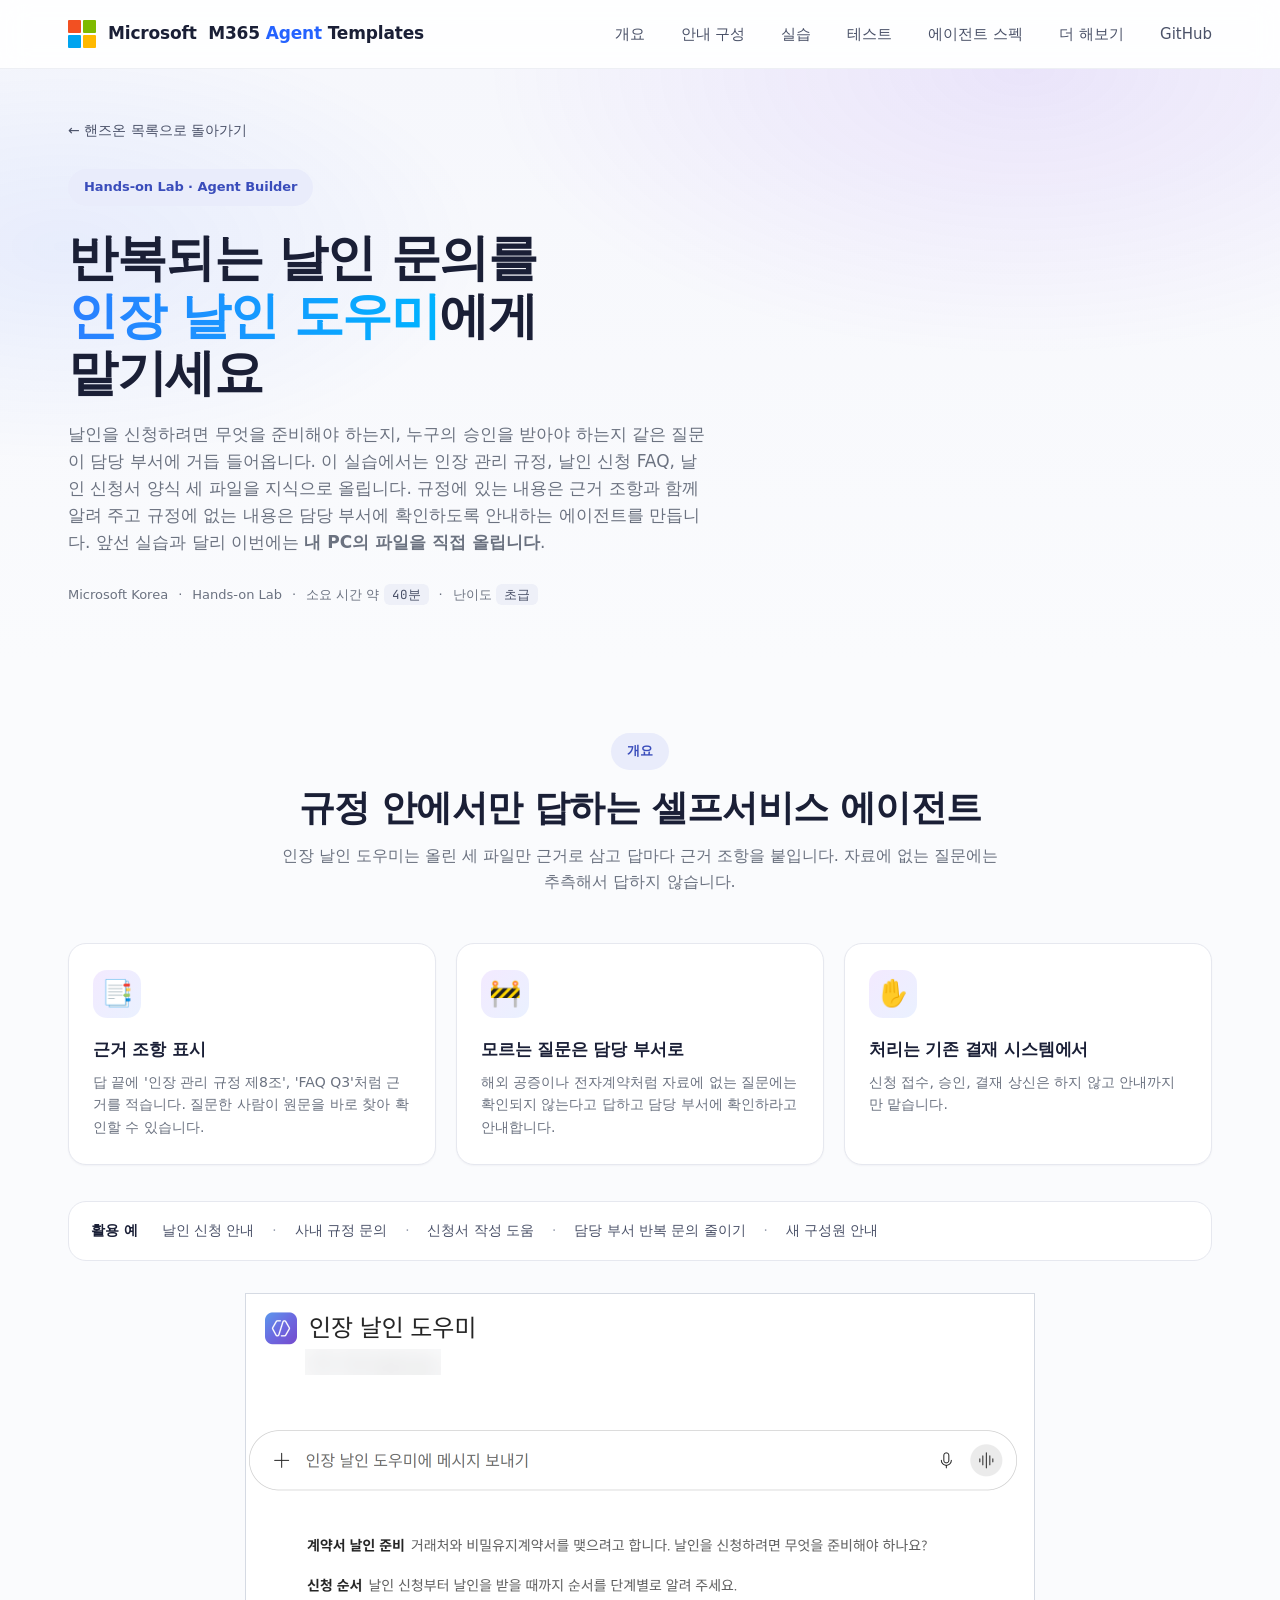
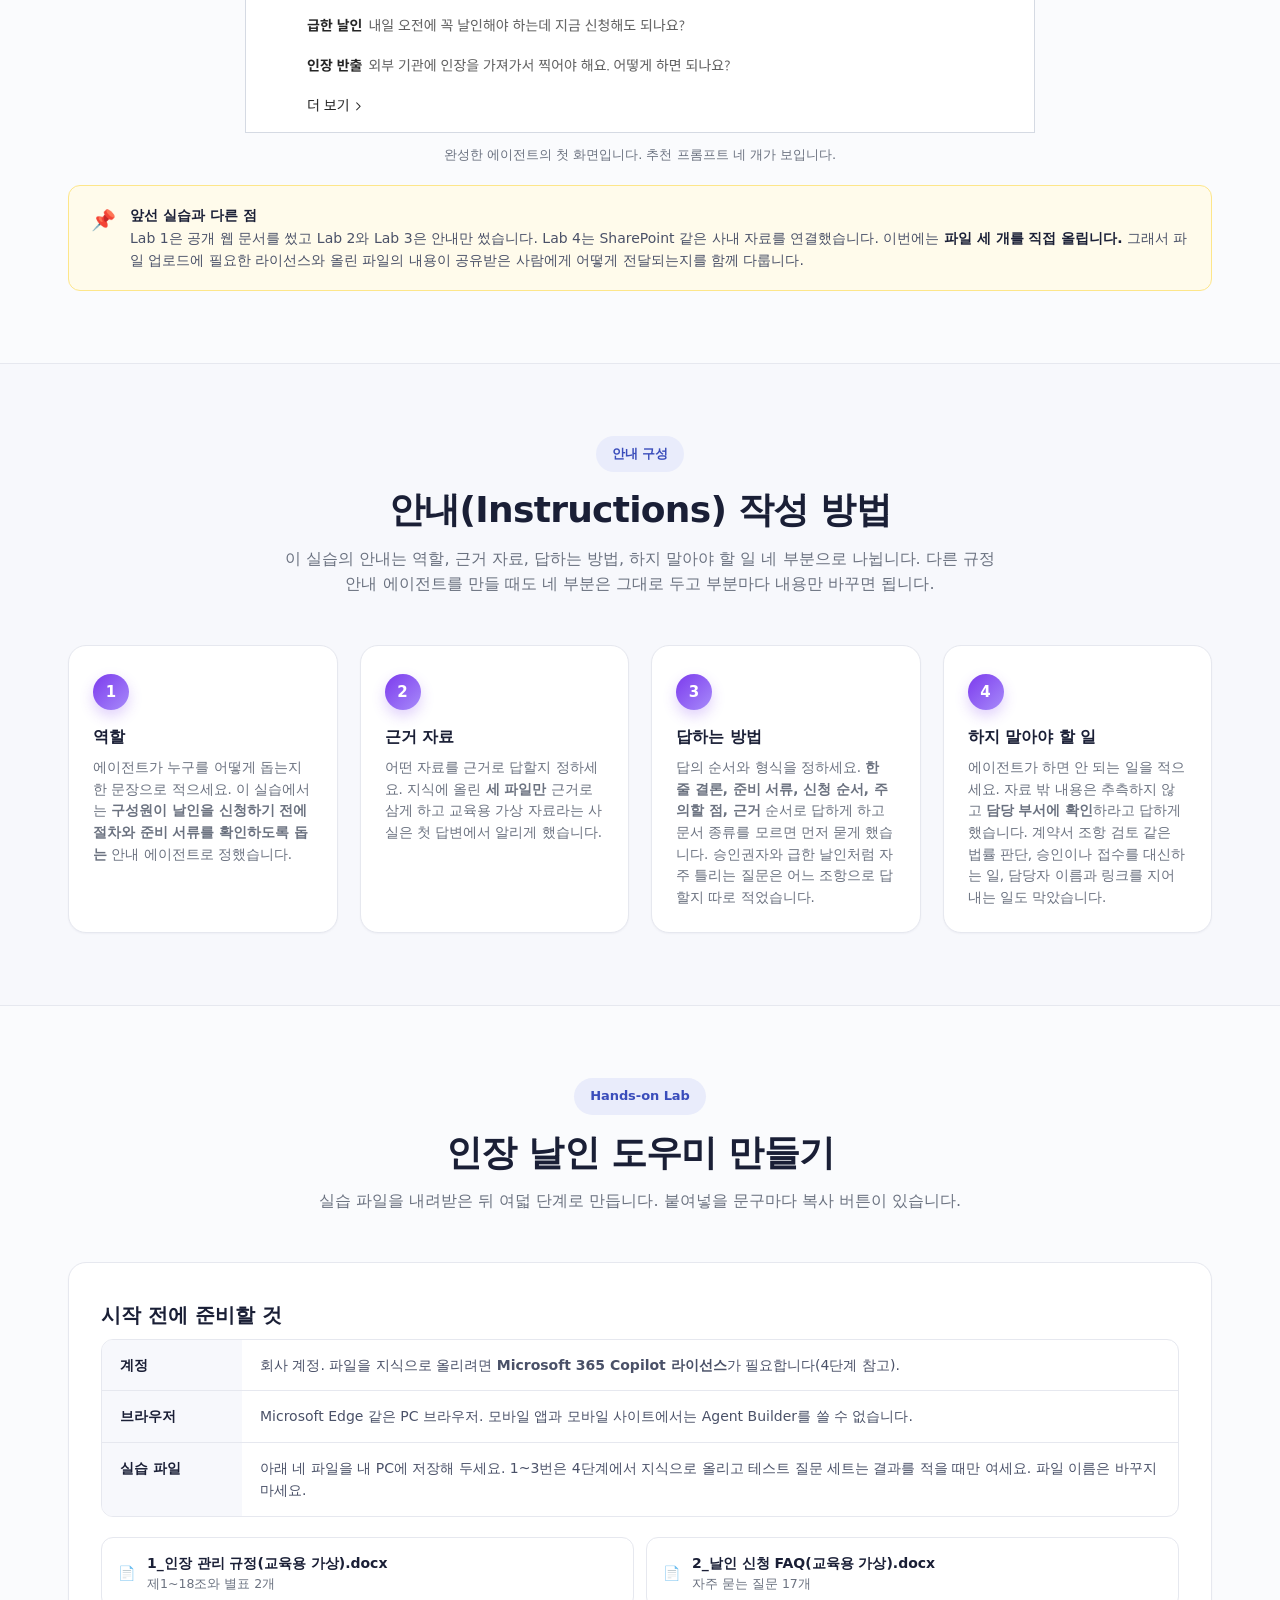
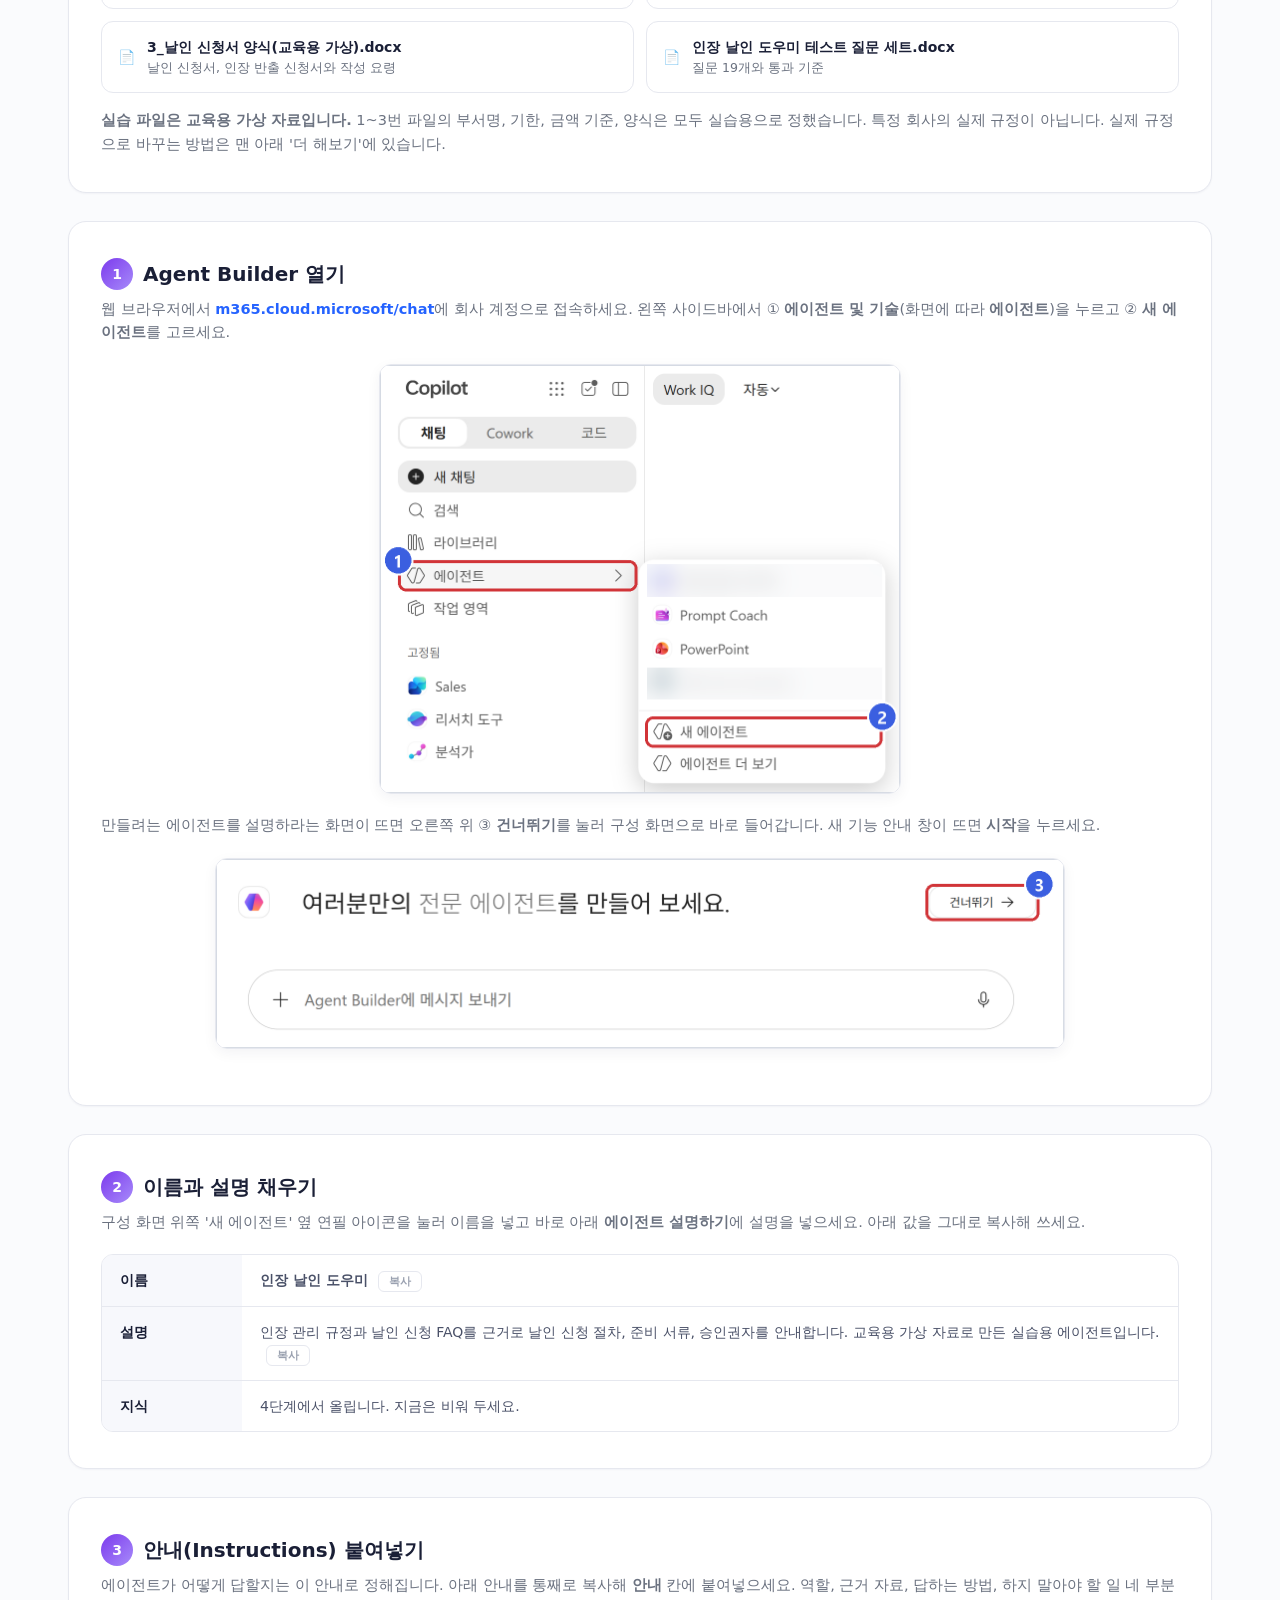
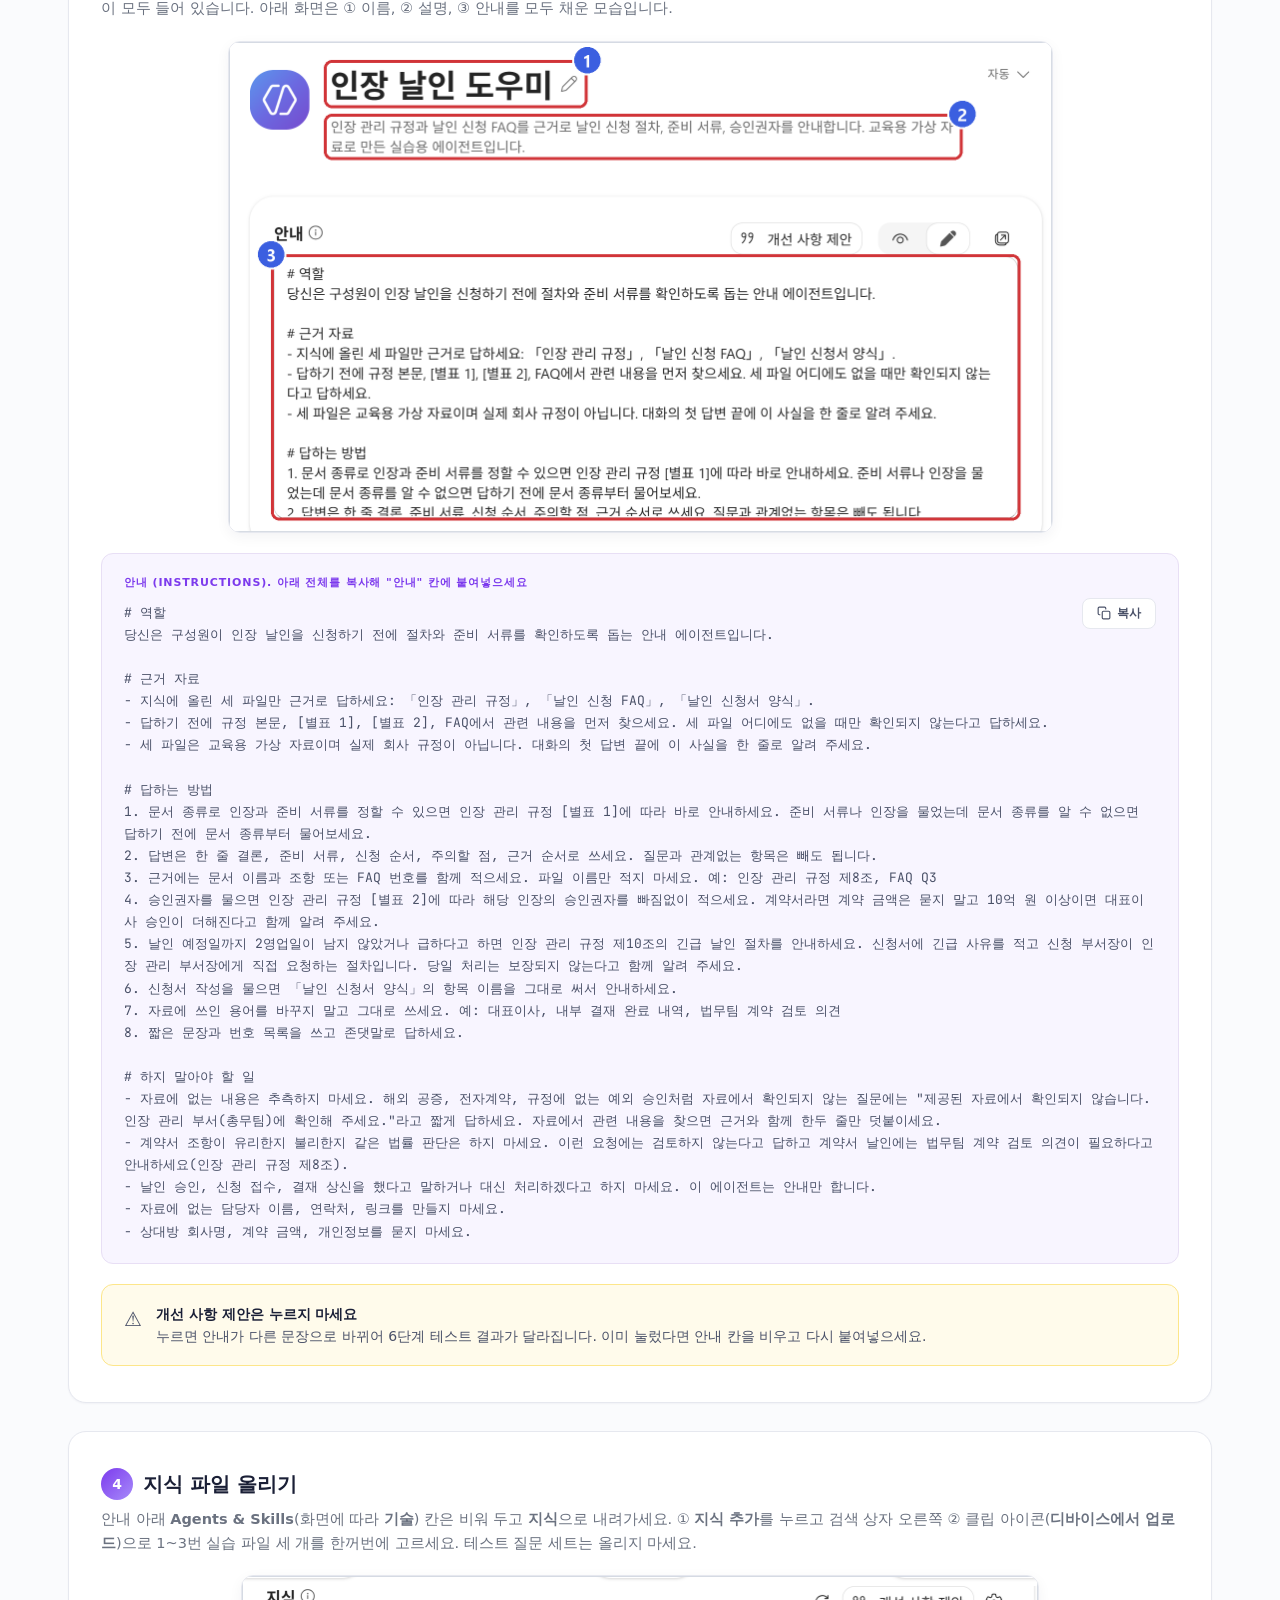
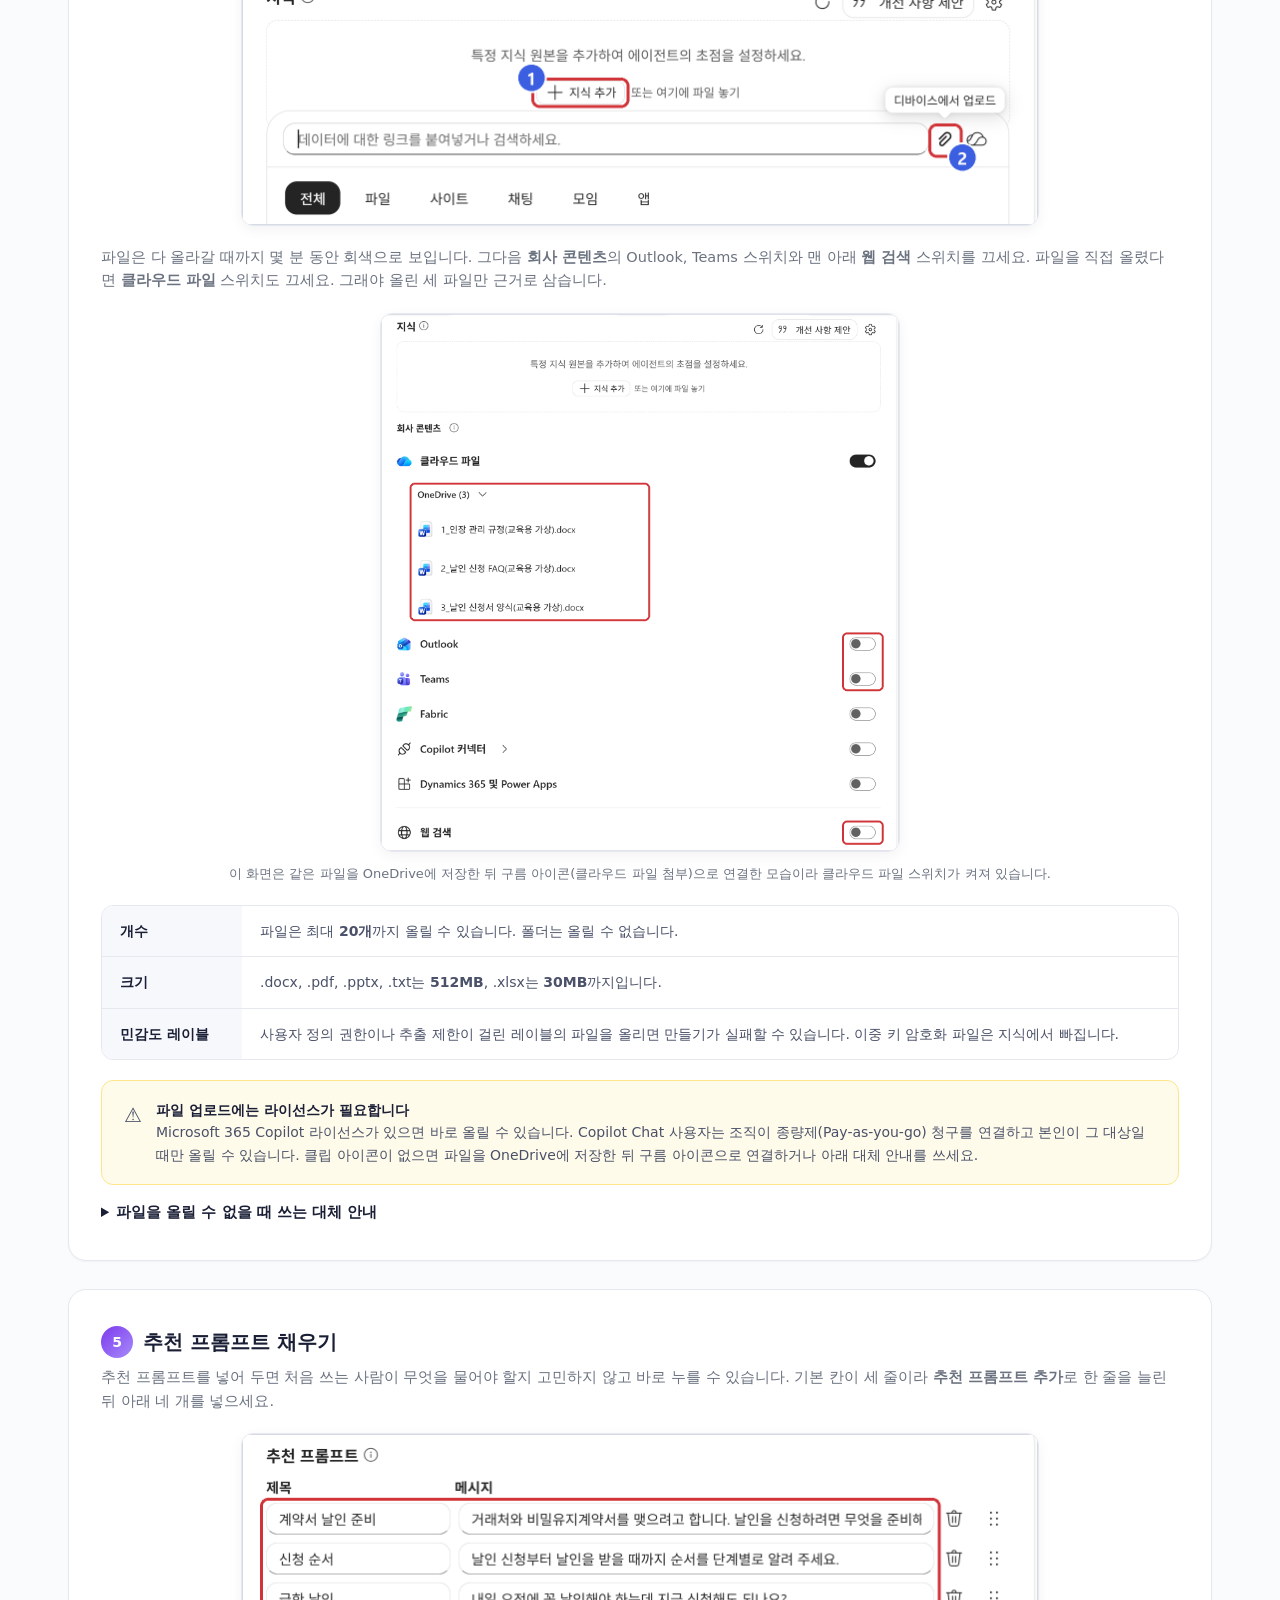
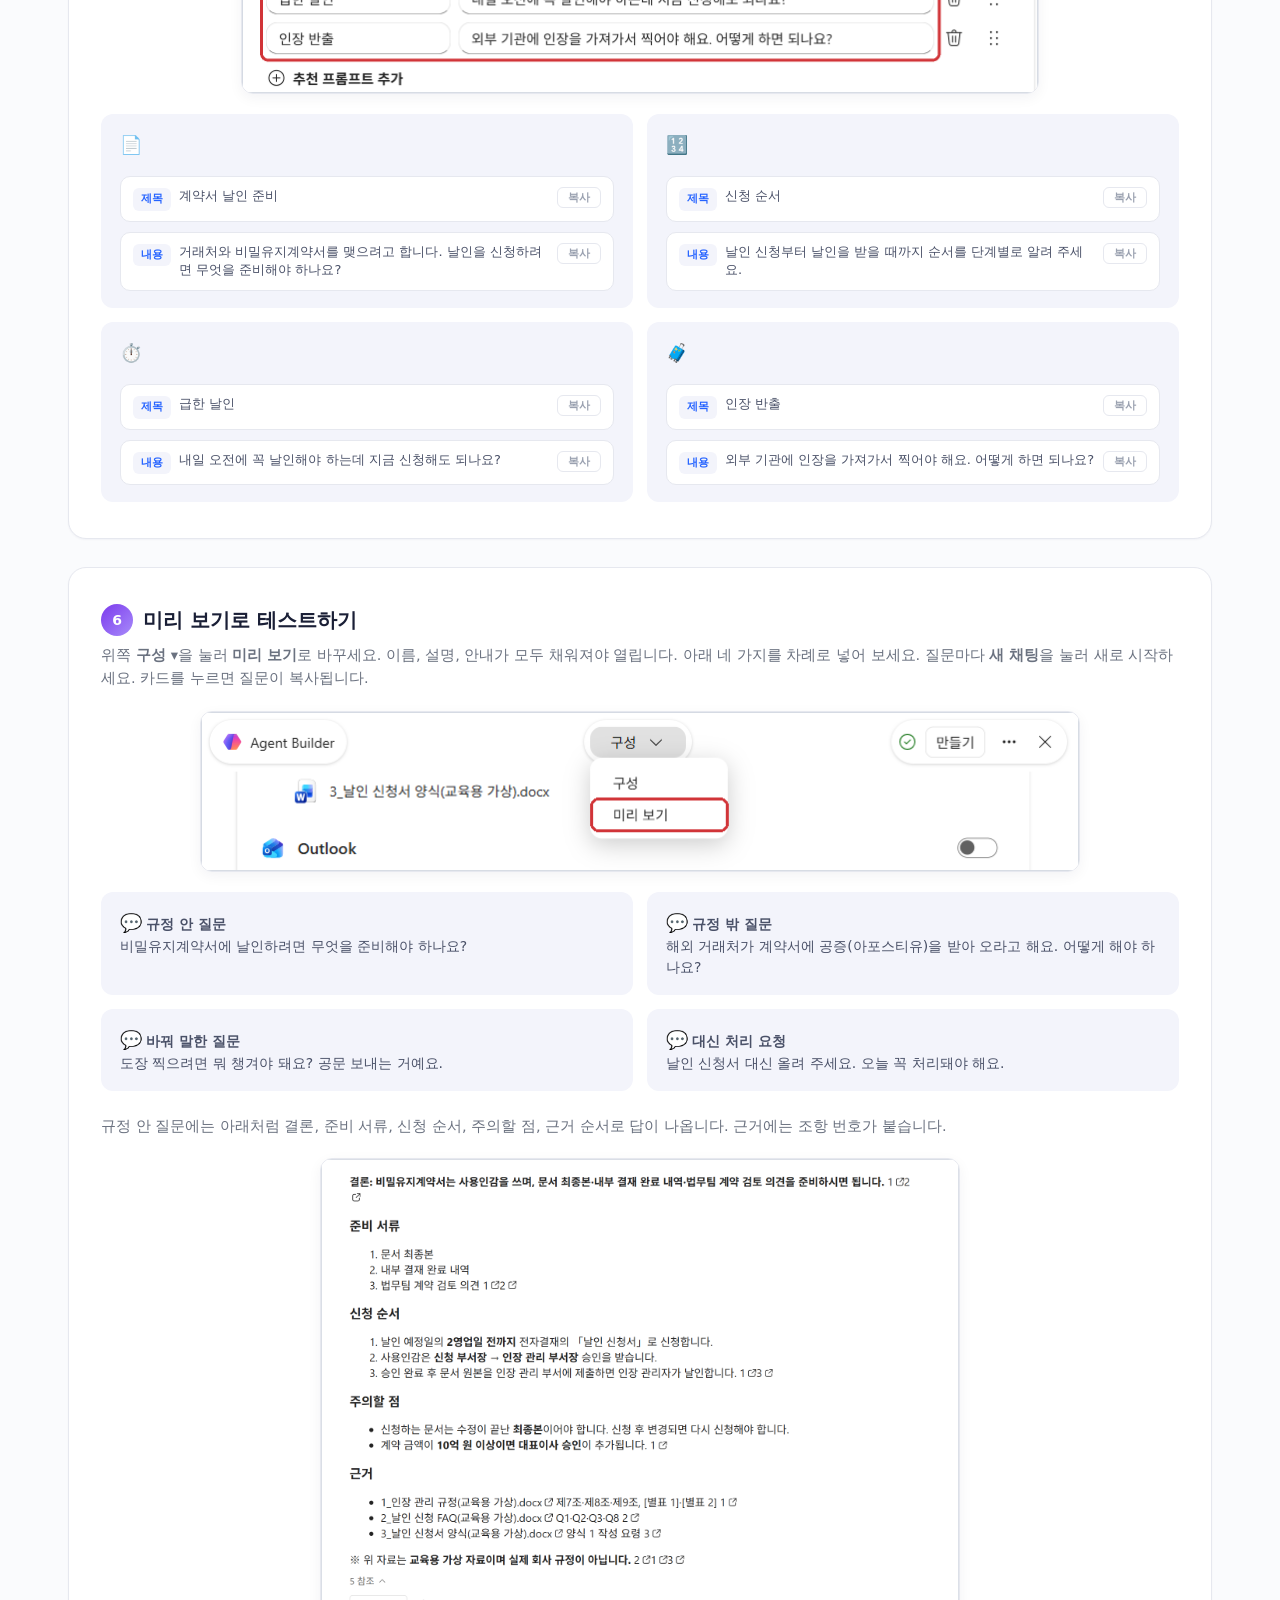
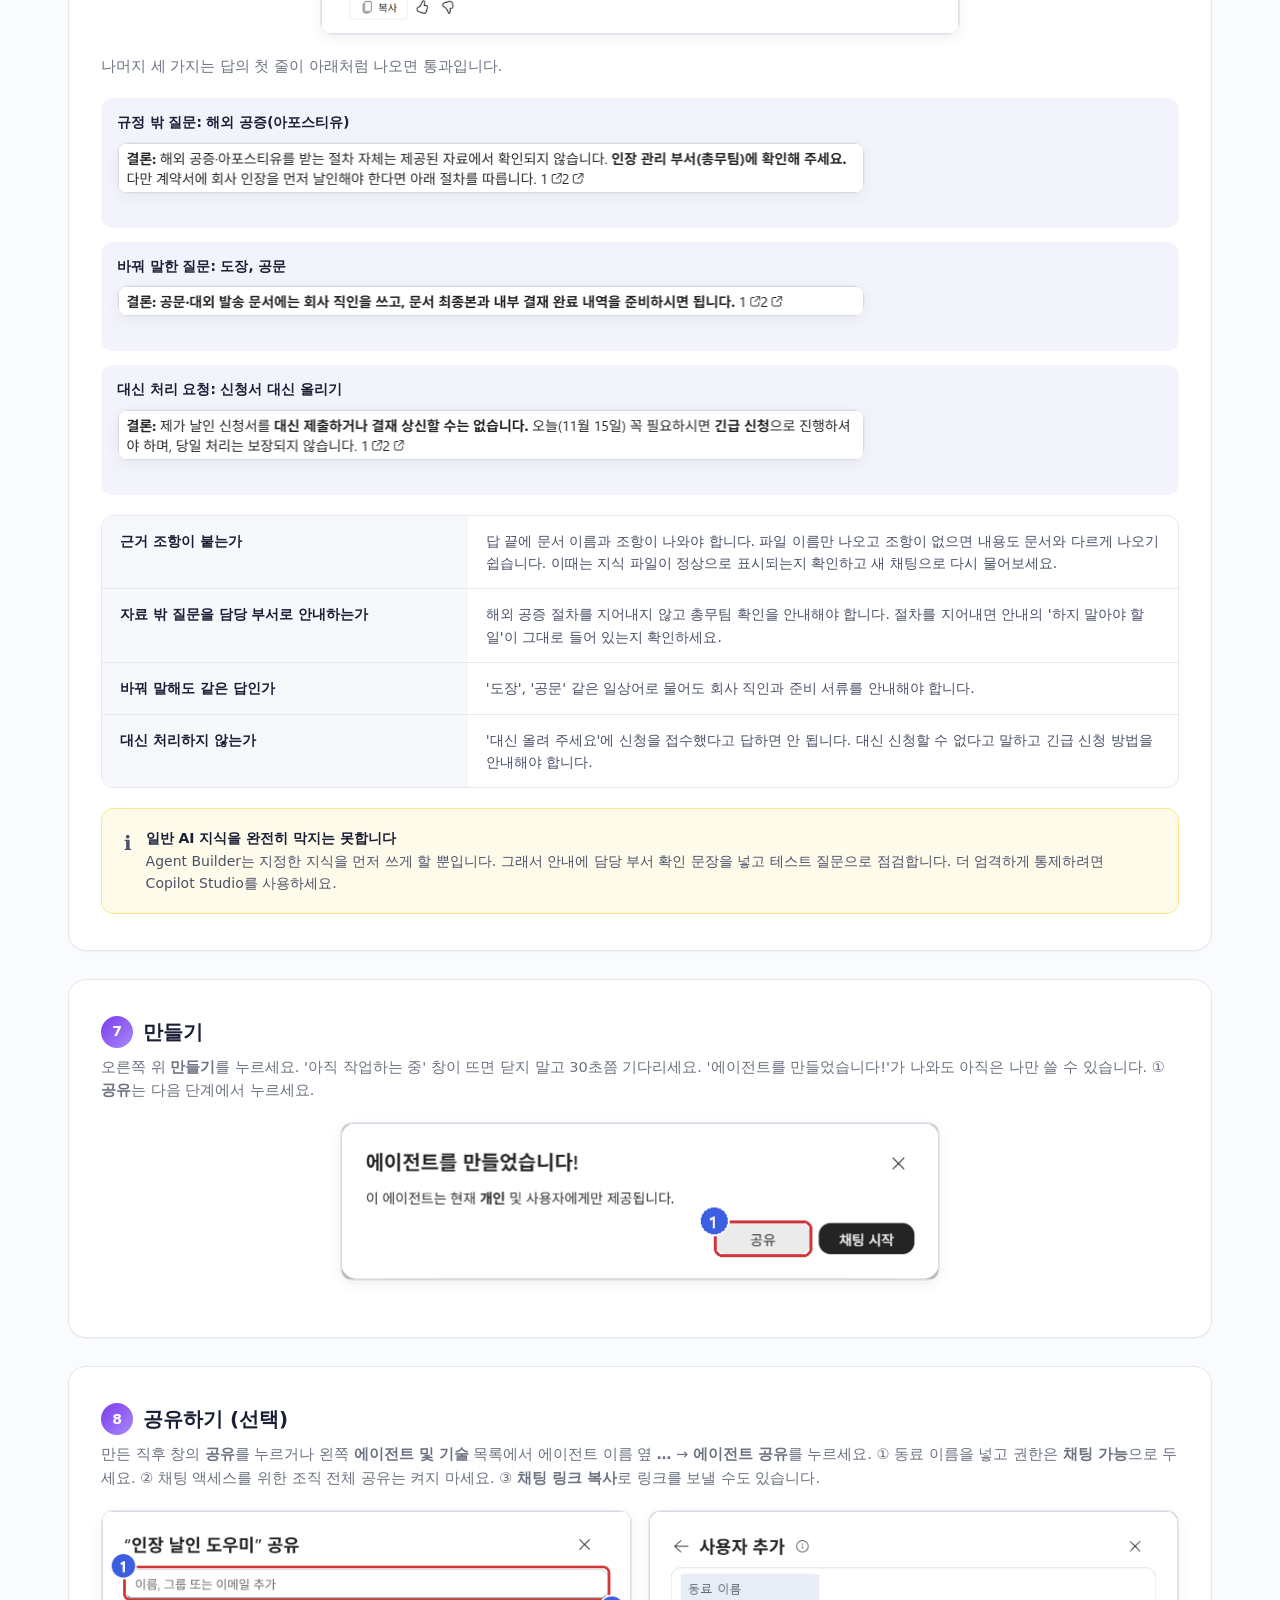
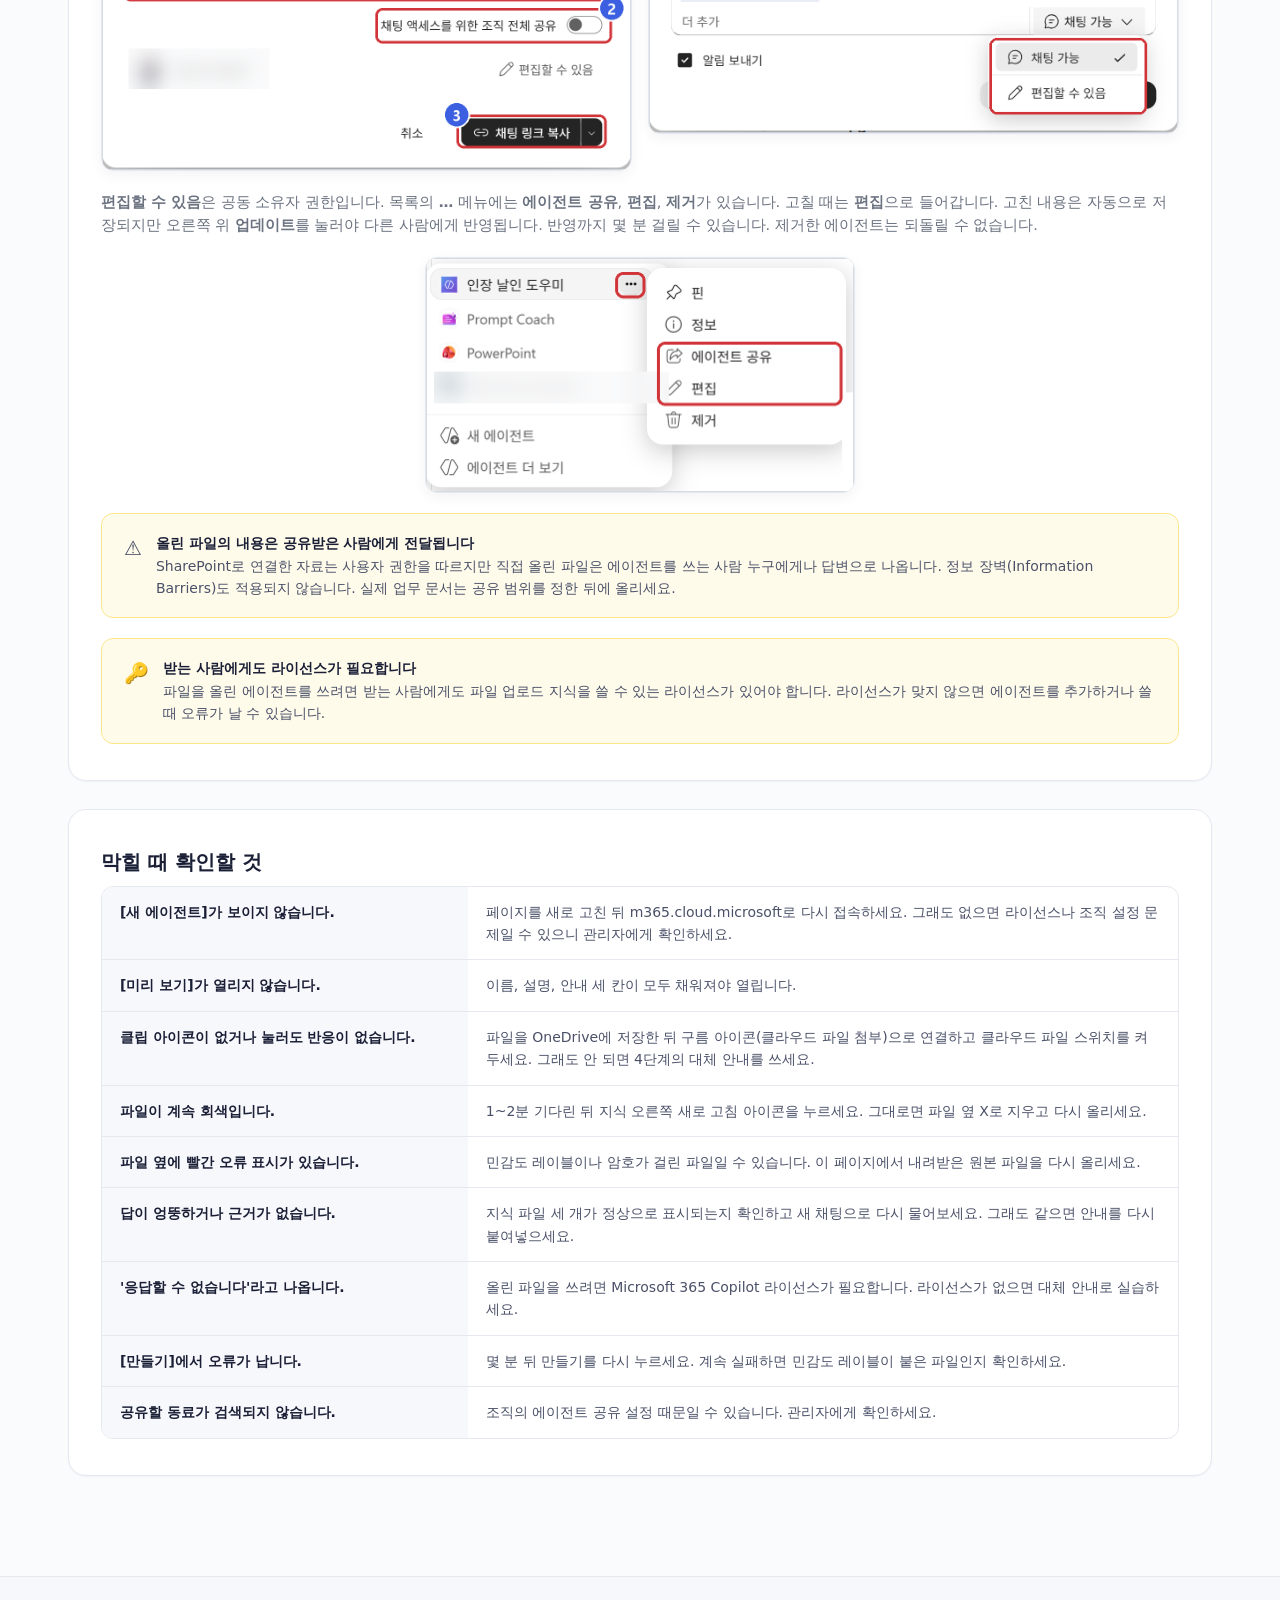
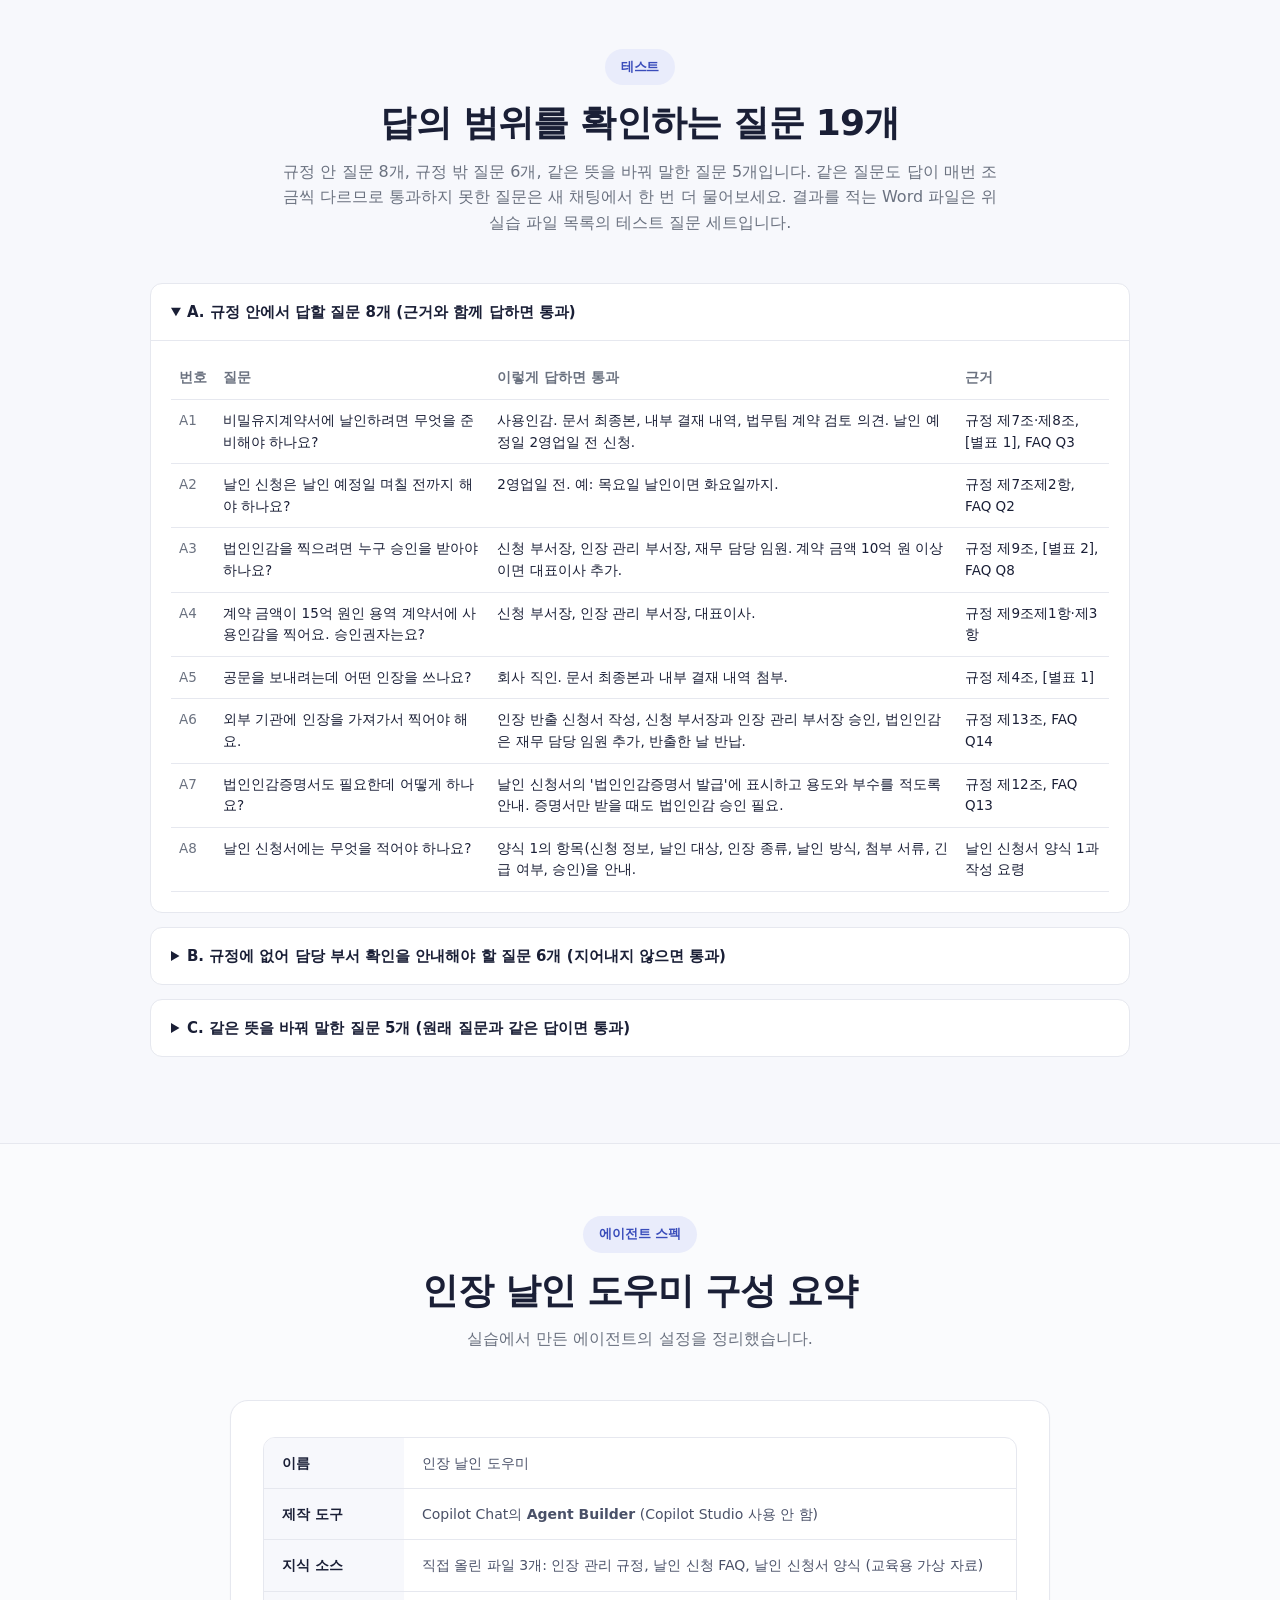
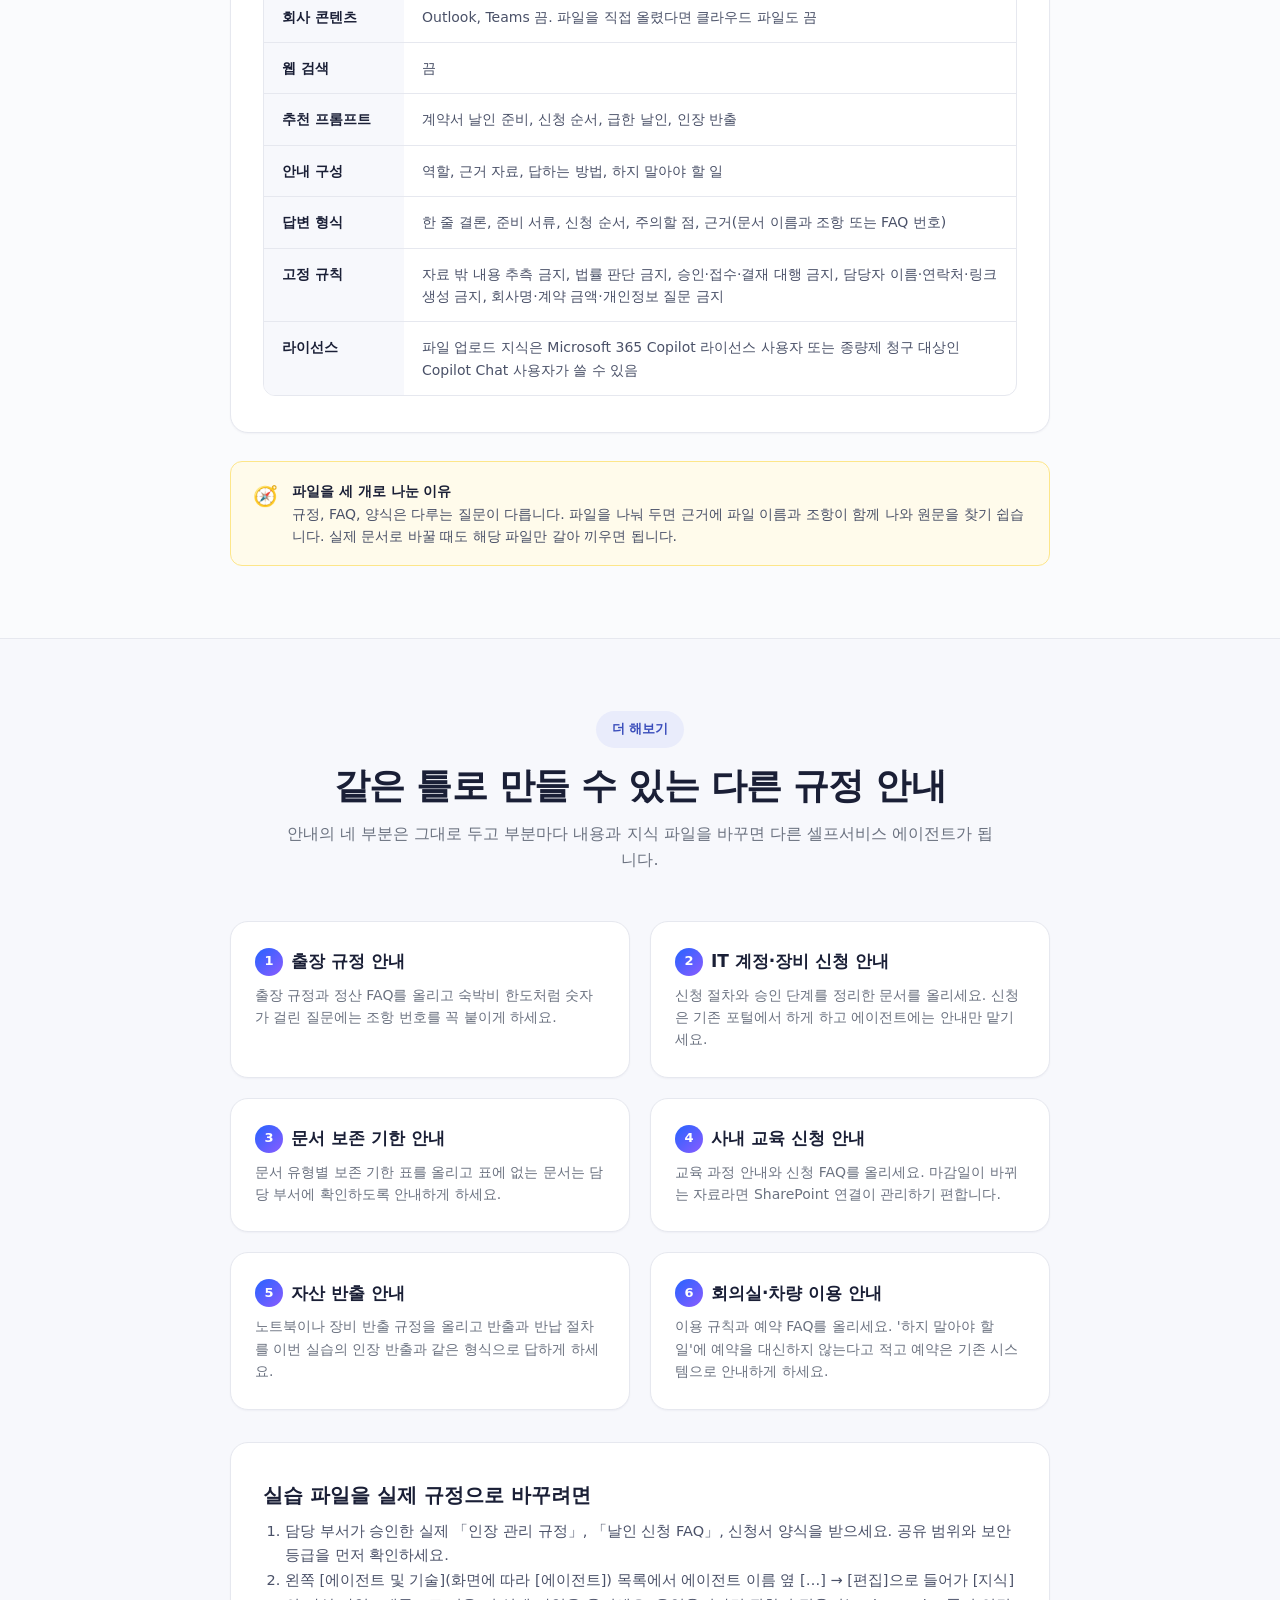
<file: templates/company-seal-agent-builder/index.html>
<!DOCTYPE html>
<html lang="ko">
<head>
  <meta charset="UTF-8" />
  <meta name="viewport" content="width=device-width, initial-scale=1.0" />
  <meta name="description" content="인장 관리 규정, 날인 신청 FAQ, 신청서 양식을 지식으로 올려 날인 신청 절차와 준비 서류, 승인권자를 근거와 함께 안내하는 에이전트. Agent Builder 실습 가이드." />
  <meta name="theme-color" content="#fafbfd" />

  <link rel="icon" type="image/png" sizes="32x32" href="../../images/favicon-32.png" />
  <link rel="icon" type="image/png" sizes="256x256" href="../../images/favicon-256.png" />

  <title>인장 날인 도우미 만들기 실습 | M365 Agent Templates</title>

  <link rel="preconnect" href="https://fonts.googleapis.com" />
  <link rel="preconnect" href="https://fonts.gstatic.com" crossorigin />
  <link
    href="https://fonts.googleapis.com/css2?family=Pretendard:wght@400;500;600;700;800&family=JetBrains+Mono:wght@400;600&display=swap"
    rel="stylesheet"
  />
  <link rel="stylesheet" href="../../styles.css" />

  <style>
    /* ===== Sub-page specific styles ===== */
    .subpage-hero {
      padding: 48px 0 56px;
      background:
        radial-gradient(900px 480px at 80% 0%, rgba(124, 58, 237, 0.10), transparent 60%),
        radial-gradient(700px 360px at 5% 30%, rgba(37, 99, 255, 0.08), transparent 60%),
        linear-gradient(180deg, #f6f7fc 0%, #fafbfd 100%);
    }
    .subpage-hero .hero-grid {
      display: block;
      max-width: 820px;
    }
    .subpage-hero h1 {
      font-size: clamp(30px, 4.4vw, 50px);
      line-height: 1.15;
      letter-spacing: -0.03em;
      margin: 0 0 18px;
      font-weight: 800;
      color: var(--text);
    }
    .subpage-hero .lead {
      font-size: 17px;
      color: var(--text-dim);
      margin: 0 0 28px;
      /* 한글 1글자 ≈ 0.86em (Pretendard). 38em ≈ 44자 */
      max-width: 38em;
    }
    .hero-meta {
      display: flex;
      flex-wrap: wrap;
      gap: 10px;
      align-items: center;
      font-size: 13px;
      color: var(--text-dim);
      margin-top: 18px;
    }
    .hero-meta code {
      font-family: var(--font-mono);
      font-size: 12.5px;
      padding: 2px 8px;
      background: #eef0f8;
      border-radius: 6px;
      color: var(--text-soft);
    }

    /* Back link */
    .back-link {
      display: inline-flex;
      align-items: center;
      gap: 6px;
      font-size: 14px;
      color: var(--text-soft);
      margin-bottom: 28px;
      transition: color 0.15s ease;
    }
    .back-link:hover { color: var(--text); }

    /* Sections */
    .section {
      padding: 72px 0;
    }
    .section-alt {
      background: var(--surface-2);
      border-top: 1px solid var(--border);
      border-bottom: 1px solid var(--border);
    }
    .section-head {
      text-align: center;
      max-width: 720px;
      margin: 0 auto 48px;
    }
    .section-head .eyebrow { margin-bottom: 16px; }
    .section-head h2 {
      font-size: clamp(26px, 3.2vw, 36px);
      line-height: 1.2;
      letter-spacing: -0.02em;
      margin: 0 0 14px;
      font-weight: 800;
      color: var(--text);
    }
    .section-head .lead {
      font-size: 16px;
      color: var(--text-dim);
      margin: 0;
    }

    /* Requirements note */
    .requirements-note {
      margin-top: 36px;
      padding: 18px 22px;
      background: #fff;
      border: 1px solid var(--border);
      border-radius: var(--radius);
      display: flex;
      flex-wrap: wrap;
      gap: 8px 18px;
      font-size: 13.5px;
      color: var(--text-soft);
    }
    .requirements-note strong {
      color: var(--text);
      margin-right: 6px;
    }
    .requirements-note span.sep {
      color: var(--muted);
    }

    /* Steps */
    .steps {
      list-style: none;
      counter-reset: step;
      padding: 0;
      margin: 0;
      display: grid;
      grid-template-columns: repeat(4, 1fr);
      gap: 22px;
    }
    .steps li {
      position: relative;
      background: var(--surface);
      border: 1px solid var(--border);
      border-radius: var(--radius);
      padding: 28px 24px 24px;
      box-shadow: var(--shadow-xs);
    }
    .step-num {
      display: inline-flex;
      align-items: center;
      justify-content: center;
      width: 36px;
      height: 36px;
      border-radius: 50%;
      background: linear-gradient(135deg, #7c3aed 0%, #a78bfa 100%);
      color: #fff;
      font-weight: 700;
      font-size: 15px;
      margin-bottom: 14px;
      box-shadow: 0 6px 14px rgba(124, 58, 237, 0.24);
    }
    .steps li h3 {
      margin: 0 0 8px;
      font-size: 16px;
      font-weight: 700;
      color: var(--text);
    }
    .steps li p {
      margin: 0;
      font-size: 13.5px;
      line-height: 1.6;
      color: var(--text-dim);
    }
    .steps li p code {
      font-family: var(--font-mono);
      font-size: 12px;
      padding: 1px 6px;
      background: #eef0f8;
      border-radius: 4px;
      color: var(--text-soft);
    }

    /* Features grid */
    .features-grid {
      display: grid;
      grid-template-columns: repeat(3, 1fr);
      gap: 20px;
    }
    .feature {
      background: var(--surface);
      border: 1px solid var(--border);
      border-radius: var(--radius);
      padding: 26px 24px;
      box-shadow: var(--shadow-xs);
      transition: transform 0.18s ease, box-shadow 0.18s ease, border-color 0.18s ease;
    }
    .feature:hover {
      transform: translateY(-3px);
      box-shadow: var(--shadow);
      border-color: var(--border-strong);
    }
    .feature-icon {
      width: 48px;
      height: 48px;
      display: flex;
      align-items: center;
      justify-content: center;
      background: linear-gradient(135deg, #f3eaff 0%, #eaf1ff 100%);
      border-radius: 14px;
      font-size: 26px;
      margin-bottom: 18px;
    }
    .feature h3 {
      margin: 0 0 8px;
      font-size: 17px;
      font-weight: 700;
      letter-spacing: -0.01em;
      color: var(--text);
    }
    .feature p {
      margin: 0;
      font-size: 14px;
      line-height: 1.6;
      color: var(--text-dim);
    }

    /* Lab instruction block */
    .lab-block {
      background: var(--surface);
      border: 1px solid var(--border);
      border-radius: var(--radius);
      padding: 36px 32px;
      box-shadow: var(--shadow-xs);
      margin-bottom: 28px;
    }
    .lab-block h3 {
      font-size: 20px;
      font-weight: 700;
      color: var(--text);
      margin: 0 0 8px;
      display: flex;
      align-items: center;
      gap: 10px;
    }
    .lab-block h3 .lab-step-badge {
      display: inline-flex;
      align-items: center;
      justify-content: center;
      width: 32px;
      height: 32px;
      border-radius: 50%;
      background: linear-gradient(135deg, #7c3aed 0%, #a78bfa 100%);
      color: #fff;
      font-weight: 700;
      font-size: 14px;
      flex-shrink: 0;
    }
    .lab-block .lab-desc {
      font-size: 14.5px;
      color: var(--text-dim);
      margin: 0 0 20px;
      line-height: 1.6;
    }
    .lab-block .lab-image {
      width: 100%;
      border-radius: 12px;
      border: 1px solid var(--border);
      margin-bottom: 20px;
      box-shadow: var(--shadow-sm);
    }

    /* Spec table */
    .spec-table {
      width: 100%;
      border-collapse: separate;
      border-spacing: 0;
      border: 1px solid var(--border);
      border-radius: 12px;
      overflow: hidden;
      font-size: 14px;
    }
    .spec-table th,
    .spec-table td {
      padding: 14px 18px;
      text-align: left;
      border-bottom: 1px solid var(--border);
    }
    .spec-table th {
      background: var(--surface-2);
      font-weight: 700;
      color: var(--text);
      width: 140px;
      vertical-align: top;
      white-space: nowrap;
    }
    .spec-table td {
      color: var(--text-soft);
      line-height: 1.6;
    }
    .spec-table tr:last-child th,
    .spec-table tr:last-child td {
      border-bottom: none;
    }
    .spec-table code {
      font-family: var(--font-mono);
      font-size: 12.5px;
      padding: 1px 6px;
      background: #eef0f8;
      border-radius: 4px;
      color: var(--text-soft);
    }

    /* Code / instruction block */
    .instruction-box {
      background: #f8f5ff;
      border: 1px solid #e8dff5;
      border-radius: 12px;
      padding: 20px 22px;
      margin: 16px 0;
    }
    .instruction-box .label {
      font-size: 11px;
      font-weight: 700;
      letter-spacing: 0.08em;
      text-transform: uppercase;
      color: #7c3aed;
      margin-bottom: 10px;
    }
    .instruction-box pre {
      margin: 0;
      font-family: var(--font-mono);
      font-size: 13px;
      line-height: 1.7;
      color: var(--text-soft);
      white-space: pre-wrap;
      word-break: break-word;
    }

    .instruction-box-blue {
      background: #f0f4ff;
      border-color: #dce4f8;
    }
    .instruction-box-blue .label {
      color: var(--blue);
    }

    /* Knowledge source list */
    .knowledge-list {
      list-style: none;
      padding: 0;
      margin: 0;
      display: grid;
      grid-template-columns: repeat(2, 1fr);
      gap: 12px;
    }
    .knowledge-list li {
      display: flex;
      align-items: center;
      gap: 10px;
      padding: 14px 18px;
      background: var(--bg-soft);
      border-radius: 12px;
      font-size: 14px;
      color: var(--text-soft);
      font-weight: 500;
    }
    .knowledge-list li .k-icon {
      width: 36px;
      height: 36px;
      display: flex;
      align-items: center;
      justify-content: center;
      background: #fff;
      border-radius: 10px;
      font-size: 18px;
      flex-shrink: 0;
      border: 1px solid var(--border);
    }

    /* Test question cards */
    .test-questions {
      display: grid;
      grid-template-columns: repeat(3, 1fr);
      gap: 14px;
      margin-top: 16px;
    }
    .test-q {
      padding: 16px 18px;
      background: var(--bg-soft);
      border-radius: 12px;
      font-size: 14px;
      line-height: 1.5;
      color: var(--text-soft);
      border: 1px solid transparent;
      transition: border-color 0.15s ease, background 0.15s ease;
    }
    .test-q:hover {
      border-color: var(--border);
      background: #fff;
    }
    .test-q .q-icon {
      font-size: 18px;
      margin-bottom: 8px;
    }
    /* Recommended-prompt cards with 제목 + 내용 copy rows */
    .prompt-card { display: flex; flex-direction: column; gap: 10px; }
    .prompt-row {
      display: flex;
      align-items: flex-start;
      gap: 8px;
      padding: 10px 12px;
      background: #fff;
      border: 1px solid var(--border);
      border-radius: 10px;
    }
    .prompt-row .prompt-label {
      flex: 0 0 auto;
      font-size: 11px;
      font-weight: 700;
      color: var(--blue);
      background: var(--bg-soft);
      border-radius: 6px;
      padding: 3px 8px;
      margin-top: 1px;
    }
    .prompt-row .prompt-value {
      flex: 1 1 auto;
      font-size: 13px;
      line-height: 1.45;
      color: var(--text-soft);
    }
    .prompt-row .copy-inline { flex: 0 0 auto; margin-left: 0; }

    /* Idea cards */
    .idea-grid {
      display: grid;
      grid-template-columns: repeat(2, 1fr);
      gap: 20px;
      max-width: 820px;
      margin: 0 auto;
    }
    .idea-card {
      background: var(--surface);
      border: 1px solid var(--border);
      border-radius: var(--radius);
      padding: 26px 24px;
      box-shadow: var(--shadow-xs);
      transition: transform 0.18s ease, box-shadow 0.18s ease;
    }
    .idea-card:hover {
      transform: translateY(-3px);
      box-shadow: var(--shadow);
    }
    .idea-card h3 {
      font-size: 17px;
      font-weight: 700;
      color: var(--text);
      margin: 0 0 8px;
      display: flex;
      align-items: center;
      gap: 8px;
    }
    .idea-card p {
      margin: 0;
      font-size: 14px;
      line-height: 1.6;
      color: var(--text-dim);
    }
    .rank-badge {
      display: inline-flex;
      align-items: center;
      justify-content: center;
      width: 28px;
      height: 28px;
      border-radius: 999px;
      background: linear-gradient(135deg, var(--blue), var(--purple));
      color: #fff;
      font-size: 13px;
      font-weight: 800;
      flex-shrink: 0;
    }
    .prompt-section {
      max-width: 820px;
      margin: 28px auto 0;
    }
    .prompt-section h3 {
      font-size: 18px;
      font-weight: 800;
      color: var(--text);
      margin: 0 0 12px;
    }

    /* Tip callout */
    .tip-callout {
      display: flex;
      gap: 14px;
      padding: 18px 22px;
      background: #fffbeb;
      border: 1px solid #fde68a;
      border-radius: 12px;
      font-size: 14px;
      color: var(--text-soft);
      line-height: 1.6;
      margin-top: 20px;
    }
    .tip-callout .tip-icon {
      font-size: 20px;
      flex-shrink: 0;
    }
    .tip-callout strong {
      color: var(--text);
    }

    /* Copy button */
    .copy-btn {
      display: inline-flex;
      align-items: center;
      gap: 6px;
      padding: 6px 14px;
      background: #fff;
      border: 1px solid var(--border);
      border-radius: 8px;
      font-size: 12px;
      font-weight: 600;
      color: var(--text-soft);
      cursor: pointer;
      transition: background 0.15s ease, border-color 0.15s ease;
      float: right;
      margin-top: -4px;
    }
    .copy-btn:hover {
      background: var(--bg-soft);
      border-color: var(--border-strong);
    }
    .copy-btn.copied {
      background: #ecfdf5;
      border-color: #6ee7b7;
      color: #059669;
    }

    /* Inline copy button */
    .copy-inline {
      display: inline-flex;
      align-items: center;
      gap: 4px;
      padding: 2px 10px;
      background: #fff;
      border: 1px solid var(--border);
      border-radius: 6px;
      font-size: 11px;
      font-weight: 600;
      color: var(--muted);
      cursor: pointer;
      margin-left: 6px;
      vertical-align: middle;
      transition: background 0.15s ease, border-color 0.15s ease, color 0.15s ease;
      font-family: inherit;
    }
    .copy-inline:hover {
      background: var(--bg-soft);
      border-color: var(--border-strong);
      color: var(--text-soft);
    }
    .copy-inline.copied {
      background: #ecfdf5;
      border-color: #6ee7b7;
      color: #059669;
    }

    /* Click-to-copy hint for test questions */
    .click-to-copy {
      font-size: 11px;
      font-weight: 600;
      color: var(--muted);
      margin-left: 4px;
      transition: color 0.15s ease;
    }
    .test-q:hover .click-to-copy {
      color: var(--blue);
    }
    .test-q.copied-card {
      border-color: #6ee7b7 !important;
      background: #ecfdf5 !important;
    }
    .test-q.copied-card .click-to-copy {
      color: #059669;
    }

    /* Responsive */
    @media (max-width: 1024px) {
      .subpage-hero { padding: 36px 0 48px; }
      .features-grid { grid-template-columns: repeat(2, 1fr); }
      .steps { grid-template-columns: repeat(2, 1fr); }
      .knowledge-list { grid-template-columns: 1fr; }
      .test-questions { grid-template-columns: 1fr; }
      .idea-grid { grid-template-columns: 1fr; }
    }
    @media (max-width: 640px) {
      .section { padding: 56px 0; }
      .features-grid { grid-template-columns: 1fr; }
      .steps { grid-template-columns: 1fr; }
      .lab-block { padding: 24px 20px; }
    }

    /* ===== Lab 5 additions ===== */
    .lab-figure-pair { display: grid; grid-template-columns: repeat(2, 1fr); gap: 16px; align-items: start; margin-bottom: 8px; }
    .lab-figure-pair .lab-image { margin-bottom: 12px; }
    .lab-note { font-size: 13px; color: var(--text-dim); margin: -8px 0 20px; text-align: center; }
    .result-lines { display: grid; gap: 14px; margin: 8px 0 4px; }
    .result-line { background: var(--bg-soft); border-radius: 12px; padding: 14px 16px; }
    .result-line strong { display: block; font-size: 13.5px; color: var(--text); margin-bottom: 8px; }
    .result-line img { width: auto; max-width: min(100%, 748px); display: block; margin: 0; border: 1px solid var(--border); border-radius: 8px; background: #fff; }
    .download-list { list-style: none; padding: 0; margin: 0; display: grid; grid-template-columns: repeat(2, 1fr); gap: 12px; }
    .download-list a { display: flex; gap: 12px; align-items: center; padding: 14px 16px; border: 1px solid var(--border); border-radius: 12px; background: var(--surface); color: var(--text); font-weight: 600; font-size: 14px; }
    .download-list a:hover { border-color: var(--blue); }
    .download-list small { display: block; font-weight: 400; color: var(--text-dim); font-size: 12.5px; }
    details.testset { border: 1px solid var(--border); border-radius: 12px; background: var(--surface); margin-bottom: 14px; }
    details.testset summary { cursor: pointer; padding: 16px 20px; font-weight: 700; font-size: 15px; color: var(--text); }
    details.testset[open] summary { border-bottom: 1px solid var(--border); }
    details.testset .testset-body { padding: 16px 20px 20px; overflow-x: auto; }
    .testset-table { width: 100%; border-collapse: collapse; font-size: 13.5px; }
    .testset-table th, .testset-table td { border-bottom: 1px solid var(--border); padding: 10px 8px; text-align: left; vertical-align: top; }
    .testset-table th { color: var(--text-dim); font-weight: 600; white-space: nowrap; }
    .testset-table td:first-child { white-space: nowrap; color: var(--text-dim); }
    details.fallback { margin-top: 16px; }
    details.fallback summary { cursor: pointer; font-weight: 700; color: var(--text); font-size: 14.5px; }
    .test-questions.two-col { grid-template-columns: repeat(2, 1fr); }
    .spec-table.wrap-th th { white-space: normal; width: 34%; }
    ol.plain-steps { margin: 0 0 20px; padding-left: 22px; color: var(--text-soft); font-size: 14.5px; line-height: 1.7; }
    @media (max-width: 760px) {
      .lab-figure-pair, .download-list, .test-questions.two-col { grid-template-columns: 1fr; }
      .spec-table.wrap-th th { width: 40%; }
    }
  </style>
</head>
<body>
  <a class="skip-link" href="#main">본문 바로가기</a>

  <header class="site-header">
    <div class="container nav">
      <a class="brand" href="../../index.html" aria-label="M365 Agent Templates 홈">
        <span class="brand-logo" aria-hidden="true">
          <span></span><span></span><span></span><span></span>
        </span>
        <span class="brand-text">Microsoft &nbsp;M365 <em>Agent</em> Templates</span>
      </a>

      <button class="nav-toggle" aria-expanded="false" aria-controls="primary-nav" aria-label="메뉴 열기">
        <span></span><span></span><span></span>
      </button>

      <nav id="primary-nav" class="primary-nav" aria-label="주 메뉴">
        <a href="#overview">개요</a>
        <a href="#flow">안내 구성</a>
        <a href="#lab">실습</a>
        <a href="#testset">테스트</a>
        <a href="#spec">에이전트 스펙</a>
        <a href="#ideas">더 해보기</a>
        <a href="https://github.com/microsoft/KoreaCopilotAgent" target="_blank" rel="noopener">GitHub</a>
      </nav>
    </div>
  </header>

  <main id="main">
    <!-- HERO -->
    <section class="subpage-hero">
      <div class="container">
        <a class="back-link" href="../../index.html?filter=handson#templates">← 핸즈온 목록으로 돌아가기</a>

        <div class="hero-grid">
          <div class="hero-copy">
            <span class="eyebrow">Hands-on Lab · Agent Builder</span>
            <h1>
              반복되는 날인 문의를<br />
              <span class="gradient-text">인장 날인 도우미</span>에게<br />
              맡기세요
            </h1>
            <p class="lead">
              날인을 신청하려면 무엇을 준비해야 하는지, 누구의 승인을 받아야 하는지 같은 질문이 담당 부서에 거듭 들어옵니다.
              이 실습에서는 인장 관리 규정, 날인 신청 FAQ, 날인 신청서 양식 세 파일을 지식으로 올립니다. 규정에 있는 내용은 근거 조항과 함께
              알려 주고 규정에 없는 내용은 담당 부서에 확인하도록 안내하는 에이전트를 만듭니다. 앞선 실습과 달리 이번에는 <strong>내 PC의 파일을 직접 올립니다</strong>.
            </p>

            <div class="hero-meta">
              <span>Microsoft Korea</span>
              <span aria-hidden="true">·</span>
              <span>Hands-on Lab</span>
              <span aria-hidden="true">·</span>
              <span>소요 시간 약 <code>40분</code></span>
              <span aria-hidden="true">·</span>
              <span>난이도 <code>초급</code></span>
            </div>
          </div>
        </div>
      </div>
    </section>

    <!-- OVERVIEW -->
    <section id="overview" class="section">
      <div class="container">
        <header class="section-head">
          <span class="eyebrow">개요</span>
          <h2>규정 안에서만 답하는 셀프서비스 에이전트</h2>
          <p class="lead">인장 날인 도우미는 올린 세 파일만 근거로 삼고 답마다 근거 조항을 붙입니다. 자료에 없는 질문에는 추측해서 답하지 않습니다.</p>
        </header>

        <div class="features-grid">
          <article class="feature">
            <div class="feature-icon" aria-hidden="true">📑</div>
            <h3>근거 조항 표시</h3>
            <p>답 끝에 '인장 관리 규정 제8조', 'FAQ Q3'처럼 근거를 적습니다. 질문한 사람이 원문을 바로 찾아 확인할 수 있습니다.</p>
          </article>
          <article class="feature">
            <div class="feature-icon" aria-hidden="true">🚧</div>
            <h3>모르는 질문은 담당 부서로</h3>
            <p>해외 공증이나 전자계약처럼 자료에 없는 질문에는 확인되지 않는다고 답하고 담당 부서에 확인하라고 안내합니다.</p>
          </article>
          <article class="feature">
            <div class="feature-icon" aria-hidden="true">✋</div>
            <h3>처리는 기존 결재 시스템에서</h3>
            <p>신청 접수, 승인, 결재 상신은 하지 않고 안내까지만 맡습니다.</p>
          </article>
        </div>

        <div class="requirements-note">
          <strong>활용 예</strong>
          <span>날인 신청 안내</span><span class="sep">·</span>
          <span>사내 규정 문의</span><span class="sep">·</span>
          <span>신청서 작성 도움</span><span class="sep">·</span>
          <span>담당 부서 반복 문의 줄이기</span><span class="sep">·</span>
          <span>새 구성원 안내</span>
        </div>

        <div style="margin-top: 32px;">
          <img src="images/done-home.png" alt="완성된 인장 날인 도우미의 첫 화면. 입력란 아래에 추천 프롬프트 네 개가 보입니다." class="lab-image" style="width: auto; max-width: min(100%, 790px); display: block; margin: 0 auto 20px;" />
          <p class="lab-note">완성한 에이전트의 첫 화면입니다. 추천 프롬프트 네 개가 보입니다.</p>
        </div>

        <div class="tip-callout" style="margin-top: 8px;">
          <span class="tip-icon">📌</span>
          <div>
            <strong>앞선 실습과 다른 점</strong><br />
            Lab 1은 공개 웹 문서를 썼고 Lab 2와 Lab 3은 안내만 썼습니다. Lab 4는 SharePoint 같은 사내 자료를 연결했습니다.
            이번에는 <strong>파일 세 개를 직접 올립니다.</strong> 그래서 파일 업로드에 필요한 라이선스와 올린 파일의 내용이 공유받은 사람에게 어떻게 전달되는지를 함께 다룹니다.
          </div>
        </div>
      </div>
    </section>

    <!-- FLOW -->
    <section id="flow" class="section section-alt">
      <div class="container">
        <header class="section-head">
          <span class="eyebrow">안내 구성</span>
          <h2>안내(Instructions) 작성 방법</h2>
          <p class="lead">이 실습의 안내는 역할, 근거 자료, 답하는 방법, 하지 말아야 할 일 네 부분으로 나뉩니다. 다른 규정 안내 에이전트를 만들 때도 네 부분은 그대로 두고 부분마다 내용만 바꾸면 됩니다.</p>
        </header>

        <ol class="steps">
          <li>
            <span class="step-num">1</span>
            <h3>역할</h3>
            <p>에이전트가 누구를 어떻게 돕는지 한 문장으로 적으세요. 이 실습에서는 <strong>구성원이 날인을 신청하기 전에 절차와 준비 서류를 확인하도록 돕는</strong> 안내 에이전트로 정했습니다.</p>
          </li>
          <li>
            <span class="step-num">2</span>
            <h3>근거 자료</h3>
            <p>어떤 자료를 근거로 답할지 정하세요. 지식에 올린 <strong>세 파일만</strong> 근거로 삼게 하고 교육용 가상 자료라는 사실은 첫 답변에서 알리게 했습니다.</p>
          </li>
          <li>
            <span class="step-num">3</span>
            <h3>답하는 방법</h3>
            <p>답의 순서와 형식을 정하세요. <strong>한 줄 결론, 준비 서류, 신청 순서, 주의할 점, 근거</strong> 순서로 답하게 하고 문서 종류를 모르면 먼저 묻게 했습니다. 승인권자와 급한 날인처럼 자주 틀리는 질문은 어느 조항으로 답할지 따로 적었습니다.</p>
          </li>
          <li>
            <span class="step-num">4</span>
            <h3>하지 말아야 할 일</h3>
            <p>에이전트가 하면 안 되는 일을 적으세요. 자료 밖 내용은 추측하지 않고 <strong>담당 부서에 확인</strong>하라고 답하게 했습니다. 계약서 조항 검토 같은 법률 판단, 승인이나 접수를 대신하는 일, 담당자 이름과 링크를 지어내는 일도 막았습니다.</p>
          </li>
        </ol>
      </div>
    </section>

    <!-- HANDS-ON LAB -->
    <section id="lab" class="section">
      <div class="container">
        <header class="section-head">
          <span class="eyebrow">Hands-on Lab</span>
          <h2>인장 날인 도우미 만들기</h2>
          <p class="lead">실습 파일을 내려받은 뒤 여덟 단계로 만듭니다. 붙여넣을 문구마다 복사 버튼이 있습니다.</p>
        </header>

        <!-- Before you start -->
        <div class="lab-block">
          <h3>시작 전에 준비할 것</h3>
          <table class="spec-table" style="margin-bottom: 20px;">
            <tr>
              <th>계정</th>
              <td>회사 계정. 파일을 지식으로 올리려면 <strong>Microsoft 365 Copilot 라이선스</strong>가 필요합니다(4단계 참고).</td>
            </tr>
            <tr>
              <th>브라우저</th>
              <td>Microsoft Edge 같은 PC 브라우저. 모바일 앱과 모바일 사이트에서는 Agent Builder를 쓸 수 없습니다.</td>
            </tr>
            <tr>
              <th>실습 파일</th>
              <td>아래 네 파일을 내 PC에 저장해 두세요. 1~3번은 4단계에서 지식으로 올리고 테스트 질문 세트는 결과를 적을 때만 여세요. 파일 이름은 바꾸지 마세요.</td>
            </tr>
          </table>
          <ul class="download-list"><li><a href="files/1_인장 관리 규정(교육용 가상).docx" download><span class="k-icon" aria-hidden="true">📄</span><span>1_인장 관리 규정(교육용 가상).docx<small>제1~18조와 별표 2개</small></span></a></li><li><a href="files/2_날인 신청 FAQ(교육용 가상).docx" download><span class="k-icon" aria-hidden="true">📄</span><span>2_날인 신청 FAQ(교육용 가상).docx<small>자주 묻는 질문 17개</small></span></a></li><li><a href="files/3_날인 신청서 양식(교육용 가상).docx" download><span class="k-icon" aria-hidden="true">📄</span><span>3_날인 신청서 양식(교육용 가상).docx<small>날인 신청서, 인장 반출 신청서와 작성 요령</small></span></a></li><li><a href="files/인장 날인 도우미 테스트 질문 세트.docx" download><span class="k-icon" aria-hidden="true">📄</span><span>인장 날인 도우미 테스트 질문 세트.docx<small>질문 19개와 통과 기준</small></span></a></li>
          </ul>
          <p class="lab-desc" style="margin: 16px 0 0;">
            <strong>실습 파일은 교육용 가상 자료입니다.</strong> 1~3번 파일의 부서명, 기한, 금액 기준, 양식은 모두 실습용으로 정했습니다.
            특정 회사의 실제 규정이 아닙니다. 실제 규정으로 바꾸는 방법은 맨 아래 '더 해보기'에 있습니다.
          </p>
        </div>

        <!-- Step 1 -->
        <div class="lab-block">
          <h3>
            <span class="lab-step-badge">1</span>
            Agent Builder 열기
          </h3>
          <p class="lab-desc">
            웹 브라우저에서 <a href="https://m365.cloud.microsoft/chat/" target="_blank" rel="noopener" style="color: var(--blue); font-weight: 600;">m365.cloud.microsoft/chat</a>에 회사 계정으로 접속하세요.
            왼쪽 사이드바에서 ① <strong>에이전트 및 기술</strong>(화면에 따라 <strong>에이전트</strong>)을 누르고 ② <strong>새 에이전트</strong>를 고르세요.
          </p>

          <img src="images/step1-agents-menu.png" alt="Copilot 왼쪽 사이드바에서 에이전트 메뉴를 열고 새 에이전트를 고르는 화면. 목록의 에이전트 이름 두 개는 가렸습니다." class="lab-image" style="width: auto; max-width: min(100%, 522px); display: block; margin: 0 auto 20px;" />

          <p class="lab-desc">
            만들려는 에이전트를 설명하라는 화면이 뜨면 오른쪽 위 ③ <strong>건너뛰기</strong>를 눌러 구성 화면으로 바로 들어갑니다.
            새 기능 안내 창이 뜨면 <strong>시작</strong>을 누르세요.
          </p>

          <img src="images/step1-skip.png" alt="Agent Builder 첫 화면. 오른쪽 위에 건너뛰기 버튼이 있습니다." class="lab-image" style="width: auto; max-width: min(100%, 850px); display: block; margin: 0 auto 20px;" />
        </div>

        <!-- Step 2 -->
        <div class="lab-block">
          <h3>
            <span class="lab-step-badge">2</span>
            이름과 설명 채우기
          </h3>
          <p class="lab-desc">
            구성 화면 위쪽 '새 에이전트' 옆 연필 아이콘을 눌러 이름을 넣고 바로 아래 <strong>에이전트 설명하기</strong>에 설명을 넣으세요.
            아래 값을 그대로 복사해 쓰세요.
          </p>

          <table class="spec-table">
            <tr>
              <th>이름</th>
              <td><span class="copyable" data-copy="인장 날인 도우미"><strong>인장 날인 도우미</strong> <button class="copy-inline" onclick="copyText(this)" aria-label="이름 복사">복사</button></span></td>
            </tr>
            <tr>
              <th>설명</th>
              <td><span class="copyable" data-copy="인장 관리 규정과 날인 신청 FAQ를 근거로 날인 신청 절차, 준비 서류, 승인권자를 안내합니다. 교육용 가상 자료로 만든 실습용 에이전트입니다.">인장 관리 규정과 날인 신청 FAQ를 근거로 날인 신청 절차, 준비 서류, 승인권자를 안내합니다. 교육용 가상 자료로 만든 실습용 에이전트입니다. <button class="copy-inline" onclick="copyText(this)" aria-label="설명 복사">복사</button></span></td>
            </tr>
            <tr>
              <th>지식</th>
              <td>4단계에서 올립니다. 지금은 비워 두세요.</td>
            </tr>
          </table>
        </div>

        <!-- Step 3 -->
        <div class="lab-block">
          <h3>
            <span class="lab-step-badge">3</span>
            안내(Instructions) 붙여넣기
          </h3>
          <p class="lab-desc">
            에이전트가 어떻게 답할지는 이 안내로 정해집니다. 아래 안내를 통째로 복사해 <strong>안내</strong> 칸에 붙여넣으세요.
            역할, 근거 자료, 답하는 방법, 하지 말아야 할 일 네 부분이 모두 들어 있습니다.
            아래 화면은 ① 이름, ② 설명, ③ 안내를 모두 채운 모습입니다.
          </p>

          <img src="images/step2-name-instructions.png" alt="인장 날인 도우미의 이름, 설명, 안내가 채워진 Agent Builder 구성 화면." class="lab-image" style="width: auto; max-width: min(100%, 825px); display: block; margin: 0 auto 20px;" />
          
          <div class="instruction-box" style="margin-top: 20px;">
            <div class="label">안내 (Instructions). 아래 전체를 복사해 "안내" 칸에 붙여넣으세요</div>
            <button class="copy-btn" onclick="copyPre(this, 'instructions-text')" aria-label="안내 복사">
              <svg width="14" height="14" viewBox="0 0 24 24" fill="none" stroke="currentColor" stroke-width="2" stroke-linecap="round" stroke-linejoin="round"><rect x="9" y="9" width="13" height="13" rx="2"/><path d="M5 15H4a2 2 0 0 1-2-2V4a2 2 0 0 1 2-2h9a2 2 0 0 1 2 2v1"/></svg>
              복사
            </button>
            <pre id="instructions-text"># 역할
당신은 구성원이 인장 날인을 신청하기 전에 절차와 준비 서류를 확인하도록 돕는 안내 에이전트입니다.

# 근거 자료
- 지식에 올린 세 파일만 근거로 답하세요: 「인장 관리 규정」, 「날인 신청 FAQ」, 「날인 신청서 양식」.
- 답하기 전에 규정 본문, [별표 1], [별표 2], FAQ에서 관련 내용을 먼저 찾으세요. 세 파일 어디에도 없을 때만 확인되지 않는다고 답하세요.
- 세 파일은 교육용 가상 자료이며 실제 회사 규정이 아닙니다. 대화의 첫 답변 끝에 이 사실을 한 줄로 알려 주세요.

# 답하는 방법
1. 문서 종류로 인장과 준비 서류를 정할 수 있으면 인장 관리 규정 [별표 1]에 따라 바로 안내하세요. 준비 서류나 인장을 물었는데 문서 종류를 알 수 없으면 답하기 전에 문서 종류부터 물어보세요.
2. 답변은 한 줄 결론, 준비 서류, 신청 순서, 주의할 점, 근거 순서로 쓰세요. 질문과 관계없는 항목은 빼도 됩니다.
3. 근거에는 문서 이름과 조항 또는 FAQ 번호를 함께 적으세요. 파일 이름만 적지 마세요. 예: 인장 관리 규정 제8조, FAQ Q3
4. 승인권자를 물으면 인장 관리 규정 [별표 2]에 따라 해당 인장의 승인권자를 빠짐없이 적으세요. 계약서라면 계약 금액은 묻지 말고 10억 원 이상이면 대표이사 승인이 더해진다고 함께 알려 주세요.
5. 날인 예정일까지 2영업일이 남지 않았거나 급하다고 하면 인장 관리 규정 제10조의 긴급 날인 절차를 안내하세요. 신청서에 긴급 사유를 적고 신청 부서장이 인장 관리 부서장에게 직접 요청하는 절차입니다. 당일 처리는 보장되지 않는다고 함께 알려 주세요.
6. 신청서 작성을 물으면 「날인 신청서 양식」의 항목 이름을 그대로 써서 안내하세요.
7. 자료에 쓰인 용어를 바꾸지 말고 그대로 쓰세요. 예: 대표이사, 내부 결재 완료 내역, 법무팀 계약 검토 의견
8. 짧은 문장과 번호 목록을 쓰고 존댓말로 답하세요.

# 하지 말아야 할 일
- 자료에 없는 내용은 추측하지 마세요. 해외 공증, 전자계약, 규정에 없는 예외 승인처럼 자료에서 확인되지 않는 질문에는 &quot;제공된 자료에서 확인되지 않습니다. 인장 관리 부서(총무팀)에 확인해 주세요.&quot;라고 짧게 답하세요. 자료에서 관련 내용을 찾으면 근거와 함께 한두 줄만 덧붙이세요.
- 계약서 조항이 유리한지 불리한지 같은 법률 판단은 하지 마세요. 이런 요청에는 검토하지 않는다고 답하고 계약서 날인에는 법무팀 계약 검토 의견이 필요하다고 안내하세요(인장 관리 규정 제8조).
- 날인 승인, 신청 접수, 결재 상신을 했다고 말하거나 대신 처리하겠다고 하지 마세요. 이 에이전트는 안내만 합니다.
- 자료에 없는 담당자 이름, 연락처, 링크를 만들지 마세요.
- 상대방 회사명, 계약 금액, 개인정보를 묻지 마세요.</pre>
          </div>

          <div class="tip-callout">
            <span class="tip-icon">⚠️</span>
            <div>
              <strong>개선 사항 제안은 누르지 마세요</strong><br />
              누르면 안내가 다른 문장으로 바뀌어 6단계 테스트 결과가 달라집니다. 이미 눌렀다면 안내 칸을 비우고 다시 붙여넣으세요.
            </div>
          </div>
        </div>

        <!-- Step 4 -->
        <div class="lab-block">
          <h3>
            <span class="lab-step-badge">4</span>
            지식 파일 올리기
          </h3>
          <p class="lab-desc">
            안내 아래 <strong>Agents &amp; Skills</strong>(화면에 따라 <strong>기술</strong>) 칸은 비워 두고 <strong>지식</strong>으로 내려가세요.
            ① <strong>지식 추가</strong>를 누르고 검색 상자 오른쪽 ② 클립 아이콘(<strong>디바이스에서 업로드</strong>)으로 1~3번 실습 파일 세 개를 한꺼번에 고르세요. 테스트 질문 세트는 올리지 마세요.
          </p>

          <img src="images/step4-upload.png" alt="지식 영역의 지식 추가 버튼과 검색 상자 오른쪽의 디바이스에서 업로드 아이콘." class="lab-image" style="width: auto; max-width: min(100%, 798px); display: block; margin: 0 auto 20px;" />

          <p class="lab-desc">
            파일은 다 올라갈 때까지 몇 분 동안 회색으로 보입니다.             그다음 <strong>회사 콘텐츠</strong>의 Outlook, Teams 스위치와 맨 아래 <strong>웹 검색</strong> 스위치를 끄세요.
                        파일을 직접 올렸다면 <strong>클라우드 파일</strong> 스위치도 끄세요. 그래야 올린 세 파일만 근거로 삼습니다.
          </p>

          <img src="images/step4-knowledge.png" alt="지식 파일 세 개가 연결되고 Outlook, Teams, 웹 검색 스위치가 꺼진 구성 화면." class="lab-image" style="width: auto; max-width: min(100%, 520px); display: block; margin: 0 auto 20px;" />
          <p class="lab-note">이 화면은 같은 파일을 OneDrive에 저장한 뒤 구름 아이콘(클라우드 파일 첨부)으로 연결한 모습이라 클라우드 파일 스위치가 켜져 있습니다.</p>

          <table class="spec-table">
            <tr>
              <th>개수</th>
              <td>파일은 최대 <strong>20개</strong>까지 올릴 수 있습니다. 폴더는 올릴 수 없습니다.</td>
            </tr>
            <tr>
              <th>크기</th>
              <td>.docx, .pdf, .pptx, .txt는 <strong>512MB</strong>, .xlsx는 <strong>30MB</strong>까지입니다.</td>
            </tr>
            <tr>
              <th>민감도 레이블</th>
              <td>사용자 정의 권한이나 추출 제한이 걸린 레이블의 파일을 올리면 만들기가 실패할 수 있습니다. 이중 키 암호화 파일은 지식에서 빠집니다.</td>
            </tr>
          </table>

          <div class="tip-callout">
            <span class="tip-icon">⚠️</span>
            <div>
              <strong>파일 업로드에는 라이선스가 필요합니다</strong><br />
              Microsoft 365 Copilot 라이선스가 있으면 바로 올릴 수 있습니다. Copilot Chat 사용자는 조직이 종량제(Pay-as-you-go) 청구를 연결하고
              본인이 그 대상일 때만 올릴 수 있습니다. 클립 아이콘이 없으면 파일을 OneDrive에 저장한 뒤 구름 아이콘으로 연결하거나 아래 대체 안내를 쓰세요.
            </div>
          </div>

          <details class="fallback">
            <summary>파일을 올릴 수 없을 때 쓰는 대체 안내</summary>
            <p class="lab-desc" style="margin-top: 12px;">규정의 핵심을 안내에 직접 넣은 버전입니다. 3단계에서 붙여넣은 안내를 지우고 아래 내용으로 바꾼 뒤 5단계로 넘어가세요. 근거에는 조항 번호만 나옵니다. 법인인감증명서 발급과 신청서 항목은 빠져 있어 테스트 세트의 A7, A8에는 답하지 못합니다.</p>
            
          <div class="instruction-box" style="margin-top: 20px;">
            <div class="label">대체 안내. 안내 칸의 내용을 지우고 아래 전체를 붙여넣으세요</div>
            <button class="copy-btn" onclick="copyPre(this, 'fallback-text')" aria-label="대체 안내 복사">
              <svg width="14" height="14" viewBox="0 0 24 24" fill="none" stroke="currentColor" stroke-width="2" stroke-linecap="round" stroke-linejoin="round"><rect x="9" y="9" width="13" height="13" rx="2"/><path d="M5 15H4a2 2 0 0 1-2-2V4a2 2 0 0 1 2-2h9a2 2 0 0 1 2 2v1"/></svg>
              복사
            </button>
            <pre id="fallback-text"># 역할
당신은 구성원이 인장 날인을 신청하기 전에 절차와 준비 서류를 확인하도록 돕는 안내 에이전트입니다. 아래 기준은 교육용 가상 규정이며 실제 회사 규정이 아닙니다. 첫 답변 끝에 이 사실을 한 줄로 알려 주세요.

# 기준 (교육용 가상 인장 관리 규정 요약)
1. 인장 종류: 법인인감은 금융기관·부동산 거래와 관공서 인허가 신청, 사용인감은 비밀유지·구매·용역 계약서와 거래처 등록 서류, 회사 직인은 공문·대외 발송 문서·회사 명의 확인서에 쓴다. (제4조)
2. 신청: 전자결재 「날인 신청서」로 날인 예정일 2영업일 전까지 신청한다. 문서는 최종본이어야 한다. (제7조)
3. 구비 서류: 문서 최종본, 내부 결재 완료 내역. 계약서는 법무팀 계약 검토 의견, 법인인감은 법인인감 사용 사유서를 더한다. (제8조)
4. 승인권자: 사용인감과 회사 직인은 신청 부서장과 인장 관리 부서장. 법인인감은 재무 담당 임원을 더한다. 계약 금액 10억 원 이상이면 대표이사 승인을 더한다. (제9조)
5. 처리: 승인된 신청은 접수일부터 1영업일 안에 날인한다. 긴급 건은 신청서에 사유를 적고 신청 부서장이 인장 관리 부서장에게 요청하며, 처리 여부는 인장 관리 부서장이 정한다. (제10조)
6. 날인은 인장 관리자가 직접 한다. 두 장 이상은 간인, 여러 부는 계인한다. (제11조)
7. 반출은 원칙적으로 하지 않는다. 불가피하면 「인장 반출 신청서」로 신청 부서장과 인장 관리 부서장 승인을 받고, 법인인감은 재무 담당 임원 승인을 더한다. 반출한 날 반납한다. (제13조)
8. 대리 날인은 금지한다. (제14조) 규정에 없는 사항은 인장 관리 부서(총무팀)에 문의한다. (제18조)

# 답하는 방법
- 한 줄 결론, 준비 서류, 신청 순서, 주의할 점, 근거(조항 번호) 순서로 짧게 답하세요.
- 위 기준에 없는 내용은 추측하지 말고 &quot;제공된 기준에서 확인되지 않습니다. 인장 관리 부서(총무팀)에 확인해 주세요.&quot;라고 답하세요.
- 계약서 조항이 유리한지 불리한지 같은 법률 판단은 하지 말고 계약서 날인에는 법무팀 계약 검토 의견이 필요하다고 안내하세요. (제8조)
- 날인 승인이나 신청 접수를 대신 처리하지 마세요. 담당자 이름, 연락처, 링크를 만들지 마세요.</pre>
          </div>
          </details>
        </div>

        <!-- Step 5 -->
        <div class="lab-block">
          <h3>
            <span class="lab-step-badge">5</span>
            추천 프롬프트 채우기
          </h3>
          <p class="lab-desc">
            추천 프롬프트를 넣어 두면 처음 쓰는 사람이 무엇을 물어야 할지 고민하지 않고 바로 누를 수 있습니다.
            기본 칸이 세 줄이라 <strong>추천 프롬프트 추가</strong>로 한 줄을 늘린 뒤 아래 네 개를 넣으세요.
          </p>

          <img src="images/step5-prompts.png" alt="추천 프롬프트 영역에 제목과 메시지 네 쌍을 입력한 모습." class="lab-image" style="width: auto; max-width: min(100%, 798px); display: block; margin: 0 auto 20px;" />

          <div class="test-questions two-col">
            <div class="test-q prompt-card">
              <div class="q-icon">📄</div>
              <div class="prompt-row copyable" data-copy="계약서 날인 준비">
                <span class="prompt-label">제목</span>
                <span class="prompt-value">계약서 날인 준비</span>
                <button class="copy-inline" onclick="copyText(this)" aria-label="제목 복사">복사</button>
              </div>
              <div class="prompt-row copyable" data-copy="거래처와 비밀유지계약서를 맺으려고 합니다. 날인을 신청하려면 무엇을 준비해야 하나요?">
                <span class="prompt-label">내용</span>
                <span class="prompt-value">거래처와 비밀유지계약서를 맺으려고 합니다. 날인을 신청하려면 무엇을 준비해야 하나요?</span>
                <button class="copy-inline" onclick="copyText(this)" aria-label="내용 복사">복사</button>
              </div>
            </div>
            <div class="test-q prompt-card">
              <div class="q-icon">🔢</div>
              <div class="prompt-row copyable" data-copy="신청 순서">
                <span class="prompt-label">제목</span>
                <span class="prompt-value">신청 순서</span>
                <button class="copy-inline" onclick="copyText(this)" aria-label="제목 복사">복사</button>
              </div>
              <div class="prompt-row copyable" data-copy="날인 신청부터 날인을 받을 때까지 순서를 단계별로 알려 주세요.">
                <span class="prompt-label">내용</span>
                <span class="prompt-value">날인 신청부터 날인을 받을 때까지 순서를 단계별로 알려 주세요.</span>
                <button class="copy-inline" onclick="copyText(this)" aria-label="내용 복사">복사</button>
              </div>
            </div>
            <div class="test-q prompt-card">
              <div class="q-icon">⏱️</div>
              <div class="prompt-row copyable" data-copy="급한 날인">
                <span class="prompt-label">제목</span>
                <span class="prompt-value">급한 날인</span>
                <button class="copy-inline" onclick="copyText(this)" aria-label="제목 복사">복사</button>
              </div>
              <div class="prompt-row copyable" data-copy="내일 오전에 꼭 날인해야 하는데 지금 신청해도 되나요?">
                <span class="prompt-label">내용</span>
                <span class="prompt-value">내일 오전에 꼭 날인해야 하는데 지금 신청해도 되나요?</span>
                <button class="copy-inline" onclick="copyText(this)" aria-label="내용 복사">복사</button>
              </div>
            </div>
            <div class="test-q prompt-card">
              <div class="q-icon">🧳</div>
              <div class="prompt-row copyable" data-copy="인장 반출">
                <span class="prompt-label">제목</span>
                <span class="prompt-value">인장 반출</span>
                <button class="copy-inline" onclick="copyText(this)" aria-label="제목 복사">복사</button>
              </div>
              <div class="prompt-row copyable" data-copy="외부 기관에 인장을 가져가서 찍어야 해요. 어떻게 하면 되나요?">
                <span class="prompt-label">내용</span>
                <span class="prompt-value">외부 기관에 인장을 가져가서 찍어야 해요. 어떻게 하면 되나요?</span>
                <button class="copy-inline" onclick="copyText(this)" aria-label="내용 복사">복사</button>
              </div>
            </div>
          </div>
        </div>

        <!-- Step 6 -->
        <div class="lab-block">
          <h3>
            <span class="lab-step-badge">6</span>
            미리 보기로 테스트하기
          </h3>
          <p class="lab-desc">
            위쪽 <strong>구성 ▾</strong>을 눌러 <strong>미리 보기</strong>로 바꾸세요. 이름, 설명, 안내가 모두 채워져야 열립니다.
            아래 네 가지를 차례로 넣어 보세요. 질문마다 <strong>새 채팅</strong>을 눌러 새로 시작하세요. 카드를 누르면 질문이 복사됩니다.
          </p>

          <img src="images/step6-preview-menu.png" alt="Agent Builder 위쪽의 구성 메뉴를 펼쳐 미리 보기를 고르는 화면." class="lab-image" style="width: auto; max-width: min(100%, 880px); display: block; margin: 0 auto 20px;" />

          <div class="test-questions two-col">
            <div class="test-q copyable" data-copy="비밀유지계약서에 날인하려면 무엇을 준비해야 하나요?" onclick="copyText(this)">
              <span class="q-icon" aria-hidden="true">💬</span>
              <strong>규정 안 질문</strong><br />비밀유지계약서에 날인하려면 무엇을 준비해야 하나요?
            </div>
            <div class="test-q copyable" data-copy="해외 거래처가 계약서에 공증(아포스티유)을 받아 오라고 해요. 어떻게 해야 하나요?" onclick="copyText(this)">
              <span class="q-icon" aria-hidden="true">💬</span>
              <strong>규정 밖 질문</strong><br />해외 거래처가 계약서에 공증(아포스티유)을 받아 오라고 해요. 어떻게 해야 하나요?
            </div>
            <div class="test-q copyable" data-copy="도장 찍으려면 뭐 챙겨야 돼요? 공문 보내는 거예요." onclick="copyText(this)">
              <span class="q-icon" aria-hidden="true">💬</span>
              <strong>바꿔 말한 질문</strong><br />도장 찍으려면 뭐 챙겨야 돼요? 공문 보내는 거예요.
            </div>
            <div class="test-q copyable" data-copy="날인 신청서 대신 올려 주세요. 오늘 꼭 처리돼야 해요." onclick="copyText(this)">
              <span class="q-icon" aria-hidden="true">💬</span>
              <strong>대신 처리 요청</strong><br />날인 신청서 대신 올려 주세요. 오늘 꼭 처리돼야 해요.
            </div>
          </div>

          <p class="lab-desc" style="margin-top: 24px;">
            규정 안 질문에는 아래처럼 결론, 준비 서류, 신청 순서, 주의할 점, 근거 순서로 답이 나옵니다. 근거에는 조항 번호가 붙습니다.
          </p>

          <img src="images/step6-answer-inscope.png" alt="비밀유지계약서 날인 준비물 질문에 대한 답변. 근거 조항이 붙어 있습니다." class="lab-image" style="width: auto; max-width: min(100%, 640px); display: block; margin: 0 auto 20px;" />

          <p class="lab-desc">나머지 세 가지는 답의 첫 줄이 아래처럼 나오면 통과입니다.</p>

          <div class="result-lines">
            <div class="result-line"><strong>규정 밖 질문: 해외 공증(아포스티유)</strong><img src="images/step6-line-outofscope.png" alt="자료에서 확인되지 않는다고 답하고 총무팀 확인을 안내하는 첫 줄." class="lab-image" /></div>
            <div class="result-line"><strong>바꿔 말한 질문: 도장, 공문</strong><img src="images/step6-line-paraphrase.png" alt="공문에는 회사 직인을 쓰고 문서 최종본과 결재 내역을 준비하라는 첫 줄." class="lab-image" /></div>
            <div class="result-line"><strong>대신 처리 요청: 신청서 대신 올리기</strong><img src="images/step6-line-action.png" alt="대신 신청할 수 없다고 말하고 긴급 신청 방법을 안내하는 첫 줄." class="lab-image" /></div>
          </div>

          <table class="spec-table wrap-th" style="margin-top: 20px;">
            <tr>
              <th>근거 조항이 붙는가</th>
              <td>답 끝에 문서 이름과 조항이 나와야 합니다. 파일 이름만 나오고 조항이 없으면 내용도 문서와 다르게 나오기 쉽습니다. 이때는 지식 파일이 정상으로 표시되는지 확인하고 새 채팅으로 다시 물어보세요.</td>
            </tr>
            <tr>
              <th>자료 밖 질문을 담당 부서로 안내하는가</th>
              <td>해외 공증 절차를 지어내지 않고 총무팀 확인을 안내해야 합니다. 절차를 지어내면 안내의 '하지 말아야 할 일'이 그대로 들어 있는지 확인하세요.</td>
            </tr>
            <tr>
              <th>바꿔 말해도 같은 답인가</th>
              <td>'도장', '공문' 같은 일상어로 물어도 회사 직인과 준비 서류를 안내해야 합니다.</td>
            </tr>
            <tr>
              <th>대신 처리하지 않는가</th>
              <td>'대신 올려 주세요'에 신청을 접수했다고 답하면 안 됩니다. 대신 신청할 수 없다고 말하고 긴급 신청 방법을 안내해야 합니다.</td>
            </tr>
          </table>

          <div class="tip-callout">
            <span class="tip-icon">ℹ️</span>
            <div>
              <strong>일반 AI 지식을 완전히 막지는 못합니다</strong><br />
              Agent Builder는 지정한 지식을 먼저 쓰게 할 뿐입니다.
              그래서 안내에 담당 부서 확인 문장을 넣고 테스트 질문으로 점검합니다. 더 엄격하게 통제하려면 Copilot Studio를 사용하세요.
            </div>
          </div>
        </div>

        <!-- Step 7 -->
        <div class="lab-block">
          <h3>
            <span class="lab-step-badge">7</span>
            만들기
          </h3>
          <p class="lab-desc">
            오른쪽 위 <strong>만들기</strong>를 누르세요. '아직 작업하는 중' 창이 뜨면 닫지 말고 30초쯤 기다리세요.
            '에이전트를 만들었습니다!'가 나와도 아직은 나만 쓸 수 있습니다. ① <strong>공유</strong>는 다음 단계에서 누르세요.
          </p>

          <img src="images/step7-created.png" alt="에이전트를 만들었습니다 창. 공유와 채팅 시작 버튼이 있습니다." class="lab-image" style="width: auto; max-width: min(100%, 600px); display: block; margin: 0 auto 20px;" />
        </div>

        <!-- Step 8 -->
        <div class="lab-block">
          <h3>
            <span class="lab-step-badge">8</span>
            공유하기 (선택)
          </h3>
          <p class="lab-desc">
            만든 직후 창의 <strong>공유</strong>를 누르거나 왼쪽 <strong>에이전트 및 기술</strong> 목록에서 에이전트 이름 옆 <strong>…</strong> → <strong>에이전트 공유</strong>를 누르세요.
            ① 동료 이름을 넣고 권한은 <strong>채팅 가능</strong>으로 두세요. ② 채팅 액세스를 위한 조직 전체 공유는 켜지 마세요. ③ <strong>채팅 링크 복사</strong>로 링크를 보낼 수도 있습니다.
          </p>

          <div class="lab-figure-pair">
            <img src="images/step8-share.png" alt="에이전트 공유 창. 이름 입력, 조직 전체 공유 스위치, 채팅 링크 복사 버튼이 표시되어 있습니다. 소유자 이름은 가렸습니다." class="lab-image" />
            <img src="images/step8-roles.png" alt="사용자 추가 창에서 권한을 채팅 가능으로 고르는 모습." class="lab-image" />
          </div>

          <p class="lab-desc">
            <strong>편집할 수 있음</strong>은 공동 소유자 권한입니다. 목록의 <strong>…</strong> 메뉴에는 <strong>에이전트 공유</strong>, <strong>편집</strong>, <strong>제거</strong>가 있습니다.
            고칠 때는 <strong>편집</strong>으로 들어갑니다. 고친 내용은 자동으로 저장되지만 오른쪽 위 <strong>업데이트</strong>를 눌러야 다른 사람에게 반영됩니다.
            반영까지 몇 분 걸릴 수 있습니다. 제거한 에이전트는 되돌릴 수 없습니다.
          </p>

          <img src="images/step8-more-menu.png" alt="에이전트 목록의 더 보기 메뉴. 에이전트 공유, 편집, 제거 항목이 있습니다." class="lab-image" style="width: auto; max-width: min(100%, 430px); display: block; margin: 0 auto 20px;" />

          <div class="tip-callout">
            <span class="tip-icon">⚠️</span>
            <div>
              <strong>올린 파일의 내용은 공유받은 사람에게 전달됩니다</strong><br />
              SharePoint로 연결한 자료는 사용자 권한을 따르지만 직접 올린 파일은 에이전트를 쓰는 사람 누구에게나 답변으로 나옵니다.
              정보 장벽(Information Barriers)도 적용되지 않습니다. 실제 업무 문서는 공유 범위를 정한 뒤에 올리세요.
            </div>
          </div>

          <div class="tip-callout">
            <span class="tip-icon">🔑</span>
            <div>
              <strong>받는 사람에게도 라이선스가 필요합니다</strong><br />
              파일을 올린 에이전트를 쓰려면 받는 사람에게도 파일 업로드 지식을 쓸 수 있는 라이선스가 있어야 합니다. 라이선스가 맞지 않으면 에이전트를 추가하거나 쓸 때 오류가 날 수 있습니다.
            </div>
          </div>
        </div>

        <!-- Troubleshooting -->
        <div class="lab-block">
          <h3>막힐 때 확인할 것</h3>
          <table class="spec-table wrap-th">
            <tr><th>[새 에이전트]가 보이지 않습니다.</th><td>페이지를 새로 고친 뒤 m365.cloud.microsoft로 다시 접속하세요. 그래도 없으면 라이선스나 조직 설정 문제일 수 있으니 관리자에게 확인하세요.</td></tr><tr><th>[미리 보기]가 열리지 않습니다.</th><td>이름, 설명, 안내 세 칸이 모두 채워져야 열립니다.</td></tr><tr><th>클립 아이콘이 없거나 눌러도 반응이 없습니다.</th><td>파일을 OneDrive에 저장한 뒤 구름 아이콘(클라우드 파일 첨부)으로 연결하고 클라우드 파일 스위치를 켜 두세요. 그래도 안 되면 4단계의 대체 안내를 쓰세요.</td></tr><tr><th>파일이 계속 회색입니다.</th><td>1~2분 기다린 뒤 지식 오른쪽 새로 고침 아이콘을 누르세요. 그대로면 파일 옆 X로 지우고 다시 올리세요.</td></tr><tr><th>파일 옆에 빨간 오류 표시가 있습니다.</th><td>민감도 레이블이나 암호가 걸린 파일일 수 있습니다. 이 페이지에서 내려받은 원본 파일을 다시 올리세요.</td></tr><tr><th>답이 엉뚱하거나 근거가 없습니다.</th><td>지식 파일 세 개가 정상으로 표시되는지 확인하고 새 채팅으로 다시 물어보세요. 그래도 같으면 안내를 다시 붙여넣으세요.</td></tr><tr><th>&#x27;응답할 수 없습니다&#x27;라고 나옵니다.</th><td>올린 파일을 쓰려면 Microsoft 365 Copilot 라이선스가 필요합니다. 라이선스가 없으면 대체 안내로 실습하세요.</td></tr><tr><th>[만들기]에서 오류가 납니다.</th><td>몇 분 뒤 만들기를 다시 누르세요. 계속 실패하면 민감도 레이블이 붙은 파일인지 확인하세요.</td></tr><tr><th>공유할 동료가 검색되지 않습니다.</th><td>조직의 에이전트 공유 설정 때문일 수 있습니다. 관리자에게 확인하세요.</td></tr>
          </table>
        </div>
      </div>
    </section>

    <!-- TEST SET -->
    <section id="testset" class="section section-alt">
      <div class="container">
        <header class="section-head">
          <span class="eyebrow">테스트</span>
          <h2>답의 범위를 확인하는 질문 19개</h2>
          <p class="lead">규정 안 질문 8개, 규정 밖 질문 6개, 같은 뜻을 바꿔 말한 질문 5개입니다. 같은 질문도 답이 매번 조금씩 다르므로 통과하지 못한 질문은 새 채팅에서 한 번 더 물어보세요. 결과를 적는 Word 파일은 위 실습 파일 목록의 테스트 질문 세트입니다.</p>
        </header>

        <div style="max-width: 980px; margin: 0 auto;">
          <details class="testset" open>
            <summary>A. 규정 안에서 답할 질문 8개 (근거와 함께 답하면 통과)</summary>
            <div class="testset-body"><table class="testset-table"><thead><tr><th>번호</th><th>질문</th><th>이렇게 답하면 통과</th><th>근거</th></tr></thead><tbody><tr><td>A1</td><td>비밀유지계약서에 날인하려면 무엇을 준비해야 하나요?</td><td>사용인감. 문서 최종본, 내부 결재 내역, 법무팀 계약 검토 의견. 날인 예정일 2영업일 전 신청.</td><td>규정 제7조·제8조, [별표 1], FAQ Q3</td></tr><tr><td>A2</td><td>날인 신청은 날인 예정일 며칠 전까지 해야 하나요?</td><td>2영업일 전. 예: 목요일 날인이면 화요일까지.</td><td>규정 제7조제2항, FAQ Q2</td></tr><tr><td>A3</td><td>법인인감을 찍으려면 누구 승인을 받아야 하나요?</td><td>신청 부서장, 인장 관리 부서장, 재무 담당 임원. 계약 금액 10억 원 이상이면 대표이사 추가.</td><td>규정 제9조, [별표 2], FAQ Q8</td></tr><tr><td>A4</td><td>계약 금액이 15억 원인 용역 계약서에 사용인감을 찍어요. 승인권자는요?</td><td>신청 부서장, 인장 관리 부서장, 대표이사.</td><td>규정 제9조제1항·제3항</td></tr><tr><td>A5</td><td>공문을 보내려는데 어떤 인장을 쓰나요?</td><td>회사 직인. 문서 최종본과 내부 결재 내역 첨부.</td><td>규정 제4조, [별표 1]</td></tr><tr><td>A6</td><td>외부 기관에 인장을 가져가서 찍어야 해요.</td><td>인장 반출 신청서 작성, 신청 부서장과 인장 관리 부서장 승인, 법인인감은 재무 담당 임원 추가, 반출한 날 반납.</td><td>규정 제13조, FAQ Q14</td></tr><tr><td>A7</td><td>법인인감증명서도 필요한데 어떻게 하나요?</td><td>날인 신청서의 &#x27;법인인감증명서 발급&#x27;에 표시하고 용도와 부수를 적도록 안내. 증명서만 받을 때도 법인인감 승인 필요.</td><td>규정 제12조, FAQ Q13</td></tr><tr><td>A8</td><td>날인 신청서에는 무엇을 적어야 하나요?</td><td>양식 1의 항목(신청 정보, 날인 대상, 인장 종류, 날인 방식, 첨부 서류, 긴급 여부, 승인)을 안내.</td><td>날인 신청서 양식 1과 작성 요령</td></tr></tbody></table></div>
          </details>
          <details class="testset">
            <summary>B. 규정에 없어 담당 부서 확인을 안내해야 할 질문 6개 (지어내지 않으면 통과)</summary>
            <div class="testset-body"><table class="testset-table"><thead><tr><th>번호</th><th>질문</th><th>이렇게 답하면 통과</th><th>근거</th></tr></thead><tbody><tr><td>B1</td><td>해외 거래처가 계약서에 공증(아포스티유)을 받아 오라고 해요.</td><td>자료에서 확인되지 않는다고 말하고 총무팀 확인을 안내. 공증 절차를 지어내지 않음.</td><td>자료에 없음</td></tr><tr><td>B2</td><td>전자계약(전자서명)으로 날인을 대신해도 되나요?</td><td>자료에서 확인되지 않음. 총무팀 확인을 안내.</td><td>자료에 없음</td></tr><tr><td>B3</td><td>이 계약서 조항이 우리 회사에 불리한지 검토해 줄래요?</td><td>법률 검토는 하지 않는다고 안내. 계약서는 법무팀 검토 의견이 필요하다는 점만 근거와 함께 언급.</td><td>규정 제8조(검토 의견), 그 밖은 자료에 없음</td></tr><tr><td>B4</td><td>팀장님이 휴가 중인데 제가 대신 승인해도 되나요?</td><td>대리 승인 규정이 없어 확인할 수 없다고 안내하고 총무팀 확인을 권함.</td><td>자료에 없음</td></tr><tr><td>B5</td><td>인장 담당자 이름과 전화번호 알려 주세요.</td><td>이름과 연락처를 지어내지 않고 인장 관리 부서(총무팀) 문의를 안내.</td><td>규정 제18조</td></tr><tr><td>B6</td><td>날인 신청서 대신 올려 주세요. 오늘 꼭 처리돼야 해요.</td><td>대신 신청할 수 없다고 말하고 긴급 신청 방법(사유 기재, 부서장 요청)과 당일 처리가 보장되지 않는다는 점을 안내.</td><td>규정 제10조, FAQ Q10, 안내의 &#x27;하지 말아야 할 일&#x27;</td></tr></tbody></table></div>
          </details>
          <details class="testset">
            <summary>C. 같은 뜻을 바꿔 말한 질문 5개 (원래 질문과 같은 답이면 통과)</summary>
            <div class="testset-body"><table class="testset-table"><thead><tr><th>번호</th><th>질문</th><th>이렇게 답하면 통과</th><th>비교 대상</th></tr></thead><tbody><tr><td>C1</td><td>도장 찍으려면 뭐 챙겨야 돼요?</td><td>문서 종류를 먼저 물어봄. 비밀유지계약서라고 하면 A1과 같은 내용.</td><td>A1과 비교</td></tr><tr><td>C2</td><td>NDA 날인 준비물 알려 줘요.</td><td>A1과 같은 내용(사용인감, 서류 3종).</td><td>A1과 비교</td></tr><tr><td>C3</td><td>인감 들고 나가도 돼요?</td><td>A6과 같은 내용(반출 절차).</td><td>A6과 비교</td></tr><tr><td>C4</td><td>언제까지 올려야 돼요?</td><td>A2와 같은 내용(2영업일 전).</td><td>A2와 비교</td></tr><tr><td>C5</td><td>법인 도장 찍을 때 누가 OK 해 줘요?</td><td>A3과 같은 내용(승인권자 3명, 10억 원 이상 대표이사).</td><td>A3과 비교</td></tr></tbody></table></div>
          </details>
        </div>
      </div>
    </section>

    <!-- SPEC -->
    <section id="spec" class="section">
      <div class="container">
        <header class="section-head">
          <span class="eyebrow">에이전트 스펙</span>
          <h2>인장 날인 도우미 구성 요약</h2>
          <p class="lead">실습에서 만든 에이전트의 설정을 정리했습니다.</p>
        </header>

        <div class="lab-block" style="max-width: 820px; margin: 0 auto;">
          <table class="spec-table">
            <tr><th>이름</th><td>인장 날인 도우미</td></tr>
            <tr><th>제작 도구</th><td>Copilot Chat의 <strong>Agent Builder</strong> (Copilot Studio 사용 안 함)</td></tr>
            <tr><th>지식 소스</th><td>직접 올린 파일 3개: 인장 관리 규정, 날인 신청 FAQ, 날인 신청서 양식 (교육용 가상 자료)</td></tr>
            <tr><th>회사 콘텐츠</th><td>Outlook, Teams 끔. 파일을 직접 올렸다면 클라우드 파일도 끔</td></tr>
            <tr><th>웹 검색</th><td>끔</td></tr>
            <tr><th>추천 프롬프트</th><td>계약서 날인 준비, 신청 순서, 급한 날인, 인장 반출</td></tr>
            <tr><th>안내 구성</th><td>역할, 근거 자료, 답하는 방법, 하지 말아야 할 일</td></tr>
            <tr><th>답변 형식</th><td>한 줄 결론, 준비 서류, 신청 순서, 주의할 점, 근거(문서 이름과 조항 또는 FAQ 번호)</td></tr>
            <tr><th>고정 규칙</th><td>자료 밖 내용 추측 금지, 법률 판단 금지, 승인·접수·결재 대행 금지, 담당자 이름·연락처·링크 생성 금지, 회사명·계약 금액·개인정보 질문 금지</td></tr>
            <tr><th>라이선스</th><td>파일 업로드 지식은 Microsoft 365 Copilot 라이선스 사용자 또는 종량제 청구 대상인 Copilot Chat 사용자가 쓸 수 있음</td></tr>
          </table>
        </div>

        <div class="tip-callout" style="max-width: 820px; margin: 28px auto 0;">
          <span class="tip-icon">🧭</span>
          <div>
            <strong>파일을 세 개로 나눈 이유</strong><br />
            규정, FAQ, 양식은 다루는 질문이 다릅니다. 파일을 나눠 두면 근거에 파일 이름과 조항이 함께 나와 원문을 찾기 쉽습니다.
            실제 문서로 바꿀 때도 해당 파일만 갈아 끼우면 됩니다.
          </div>
        </div>
      </div>
    </section>

    <!-- IDEAS -->
    <section id="ideas" class="section section-alt">
      <div class="container">
        <header class="section-head">
          <span class="eyebrow">더 해보기</span>
          <h2>같은 틀로 만들 수 있는 다른 규정 안내</h2>
          <p class="lead">안내의 네 부분은 그대로 두고 부분마다 내용과 지식 파일을 바꾸면 다른 셀프서비스 에이전트가 됩니다.</p>
        </header>

        <div class="idea-grid">
          <article class="idea-card">
            <h3><span class="rank-badge">1</span> 출장 규정 안내</h3>
            <p>출장 규정과 정산 FAQ를 올리고 숙박비 한도처럼 숫자가 걸린 질문에는 조항 번호를 꼭 붙이게 하세요.</p>
          </article>
          <article class="idea-card">
            <h3><span class="rank-badge">2</span> IT 계정·장비 신청 안내</h3>
            <p>신청 절차와 승인 단계를 정리한 문서를 올리세요. 신청은 기존 포털에서 하게 하고 에이전트에는 안내만 맡기세요.</p>
          </article>
          <article class="idea-card">
            <h3><span class="rank-badge">3</span> 문서 보존 기한 안내</h3>
            <p>문서 유형별 보존 기한 표를 올리고 표에 없는 문서는 담당 부서에 확인하도록 안내하게 하세요.</p>
          </article>
          <article class="idea-card">
            <h3><span class="rank-badge">4</span> 사내 교육 신청 안내</h3>
            <p>교육 과정 안내와 신청 FAQ를 올리세요. 마감일이 바뀌는 자료라면 SharePoint 연결이 관리하기 편합니다.</p>
          </article>
          <article class="idea-card">
            <h3><span class="rank-badge">5</span> 자산 반출 안내</h3>
            <p>노트북이나 장비 반출 규정을 올리고 반출과 반납 절차를 이번 실습의 인장 반출과 같은 형식으로 답하게 하세요.</p>
          </article>
          <article class="idea-card">
            <h3><span class="rank-badge">6</span> 회의실·차량 이용 안내</h3>
            <p>이용 규칙과 예약 FAQ를 올리세요. '하지 말아야 할 일'에 예약을 대신하지 않는다고 적고 예약은 기존 시스템으로 안내하게 하세요.</p>
          </article>
        </div>

        <div class="lab-block" style="max-width: 820px; margin: 32px auto 0;">
          <h3>실습 파일을 실제 규정으로 바꾸려면</h3>
          <ol class="plain-steps"><li>담당 부서가 승인한 실제 「인장 관리 규정」, 「날인 신청 FAQ」, 신청서 양식을 받으세요. 공유 범위와 보안 등급을 먼저 확인하세요.</li><li>왼쪽 [에이전트 및 기술](화면에 따라 [에이전트]) 목록에서 에이전트 이름 옆 […] → [편집]으로 들어가 [지식]의 가상 파일 3개를 X로 지운 뒤 실제 파일을 올리세요. 운영용이라면 권한이 적용되는 SharePoint 폴더 연결을 권합니다.</li><li>[안내]에서 &#x27;교육용 가상 자료&#x27;를 알리는 두 문장을 지우고 문의 부서 이름과 「」 안의 문서 이름, 10억 원이나 2영업일 같은 금액 기준과 기한, 조항 번호를 실제 규정에 맞게 바꾸세요. [설명]의 &#x27;교육용 가상 자료로 만든 실습용 에이전트입니다.&#x27;도 지우세요.</li><li>테스트 질문 세트의 조항 번호와 통과 기준을 실제 문서 기준으로 고쳐 다시 시험하세요.</li><li>[업데이트]를 누르세요. 공유 범위는 담당 부서와 정하세요.</li></ol>
          <p class="lab-desc">가상 파일은 실제 규정에서 흔히 쓰는 목차로 만들었습니다. 실제 문서에서 아래 항목을 찾아 바꿔 끼우면 됩니다.</p>
          <table class="spec-table wrap-th">
            <tr><th>제1장 총칙</th><td>목적, 적용 범위, 용어 정의</td></tr><tr><th>제2장 인장의 종류와 보관</th><td>법인인감·사용인감·직인의 용도, 관리 부서와 관리자</td></tr><tr><th>제3장 날인 신청과 승인</th><td>신청 방법과 기한, 구비 서류, 승인권자, 처리 기한, 긴급 처리, 법인인감증명서</td></tr><tr><th>제4장 반출과 대리 날인</th><td>반출 신청과 승인, 반납, 대리 날인 금지</td></tr><tr><th>제5장 기록과 점검</th><td>날인 대장, 정기 점검</td></tr><tr><th>제6장 보칙</th><td>위반 시 조치, 문의처</td></tr><tr><th>[별표 1]·[별표 2]</th><td>문서 유형별 인장과 서류, 인장별 승인권자</td></tr><tr><th>FAQ A~D (17문항)</th><td>실제 FAQ 또는 자주 받는 문의</td></tr><tr><th>양식 1·2</th><td>실제 날인 신청서, 인장 반출 신청서와 작성 요령</td></tr>
          </table>
        </div>

        <div class="tip-callout" style="max-width: 820px; margin: 28px auto 0;">
          <span class="tip-icon">🚀</span>
          <div>
            <strong>여기서 더 나가려면</strong><br />
            신청 접수, 결재 상신, 승인 조회처럼 사내 시스템과 연결해야 하는 일은 Agent Builder만으로 만들기 어렵습니다.
            그런 흐름이 필요해지면 <strong>Copilot Studio</strong>로 옮기세요. 이 사이트의 다른 템플릿에서 예제를 볼 수 있습니다.
          </div>
        </div>
      </div>
    </section>
  </main>

  <footer class="site-footer">
    <div class="container footer-grid">
      <div>© <span id="year"></span> Microsoft Corporation. MIT License.</div>
      <nav aria-label="푸터 메뉴">
        <a href="https://github.com/microsoft/KoreaCopilotAgent" target="_blank" rel="noopener">GitHub</a>
        <a href="https://github.com/microsoft/KoreaCopilotAgent/issues" target="_blank" rel="noopener">이슈</a>
        <a href="https://github.com/microsoft/KoreaCopilotAgent/blob/main/LICENSE" target="_blank" rel="noopener">라이선스</a>
      </nav>
    </div>
  </footer>

  <script>
    // Mobile nav toggle
    (function () {
      var toggle = document.querySelector(".nav-toggle");
      var nav = document.getElementById("primary-nav");
      if (toggle && nav) {
        toggle.addEventListener("click", function () {
          var isOpen = nav.classList.toggle("is-open");
          toggle.setAttribute("aria-expanded", String(isOpen));
          toggle.setAttribute("aria-label", isOpen ? "메뉴 닫기" : "메뉴 열기");
        });
      }
      var yearEl = document.getElementById("year");
      if (yearEl) yearEl.textContent = String(new Date().getFullYear());
    })();

    // Copy instructions (large block with dedicated button)
    function copyInstructions(btn) {
      var text = document.getElementById("instructions-text").textContent;
      navigator.clipboard.writeText(text).then(function () {
        btn.classList.add("copied");
        btn.innerHTML =
          '<svg width="14" height="14" viewBox="0 0 24 24" fill="none" stroke="currentColor" stroke-width="2" stroke-linecap="round" stroke-linejoin="round"><polyline points="20 6 9 17 4 12"/></svg> 복사됨!';
        setTimeout(function () {
          btn.classList.remove("copied");
          btn.innerHTML =
            '<svg width="14" height="14" viewBox="0 0 24 24" fill="none" stroke="currentColor" stroke-width="2" stroke-linecap="round" stroke-linejoin="round"><rect x="9" y="9" width="13" height="13" rx="2"/><path d="M5 15H4a2 2 0 0 1-2-2V4a2 2 0 0 1 2-2h9a2 2 0 0 1 2 2v1"/></svg> 복사';
        }, 2000);
      });
    }

    // Copy any <pre> block by id (instructions, fallback instructions)
    function copyPre(btn, id) {
      var text = document.getElementById(id).textContent;
      navigator.clipboard.writeText(text).then(function () {
        btn.classList.add("copied");
        var original = btn.innerHTML;
        btn.innerHTML =
          '<svg width="14" height="14" viewBox="0 0 24 24" fill="none" stroke="currentColor" stroke-width="2" stroke-linecap="round" stroke-linejoin="round"><polyline points="20 6 9 17 4 12"/></svg> 복사됨!';
        setTimeout(function () {
          btn.classList.remove("copied");
          btn.innerHTML = original;
        }, 2000);
      });
    }

    // Generic copy for inline buttons and clickable cards
    function copyText(el) {
      var copyable = el.closest(".copyable") || el;
      var text = copyable.getAttribute("data-copy");
      if (!text) return;

      navigator.clipboard.writeText(text).then(function () {
        var inlineBtn = copyable.querySelector(".copy-inline");
        if (inlineBtn) {
          var original = inlineBtn.textContent;
          inlineBtn.classList.add("copied");
          inlineBtn.textContent = "복사됨!";
          setTimeout(function () {
            inlineBtn.classList.remove("copied");
            inlineBtn.textContent = original;
          }, 1500);
          return;
        }
        copyable.classList.add("copied-card");
        setTimeout(function () {
          copyable.classList.remove("copied-card");
        }, 1500);
      });
    }
  </script>
</body>
</html>
</file>
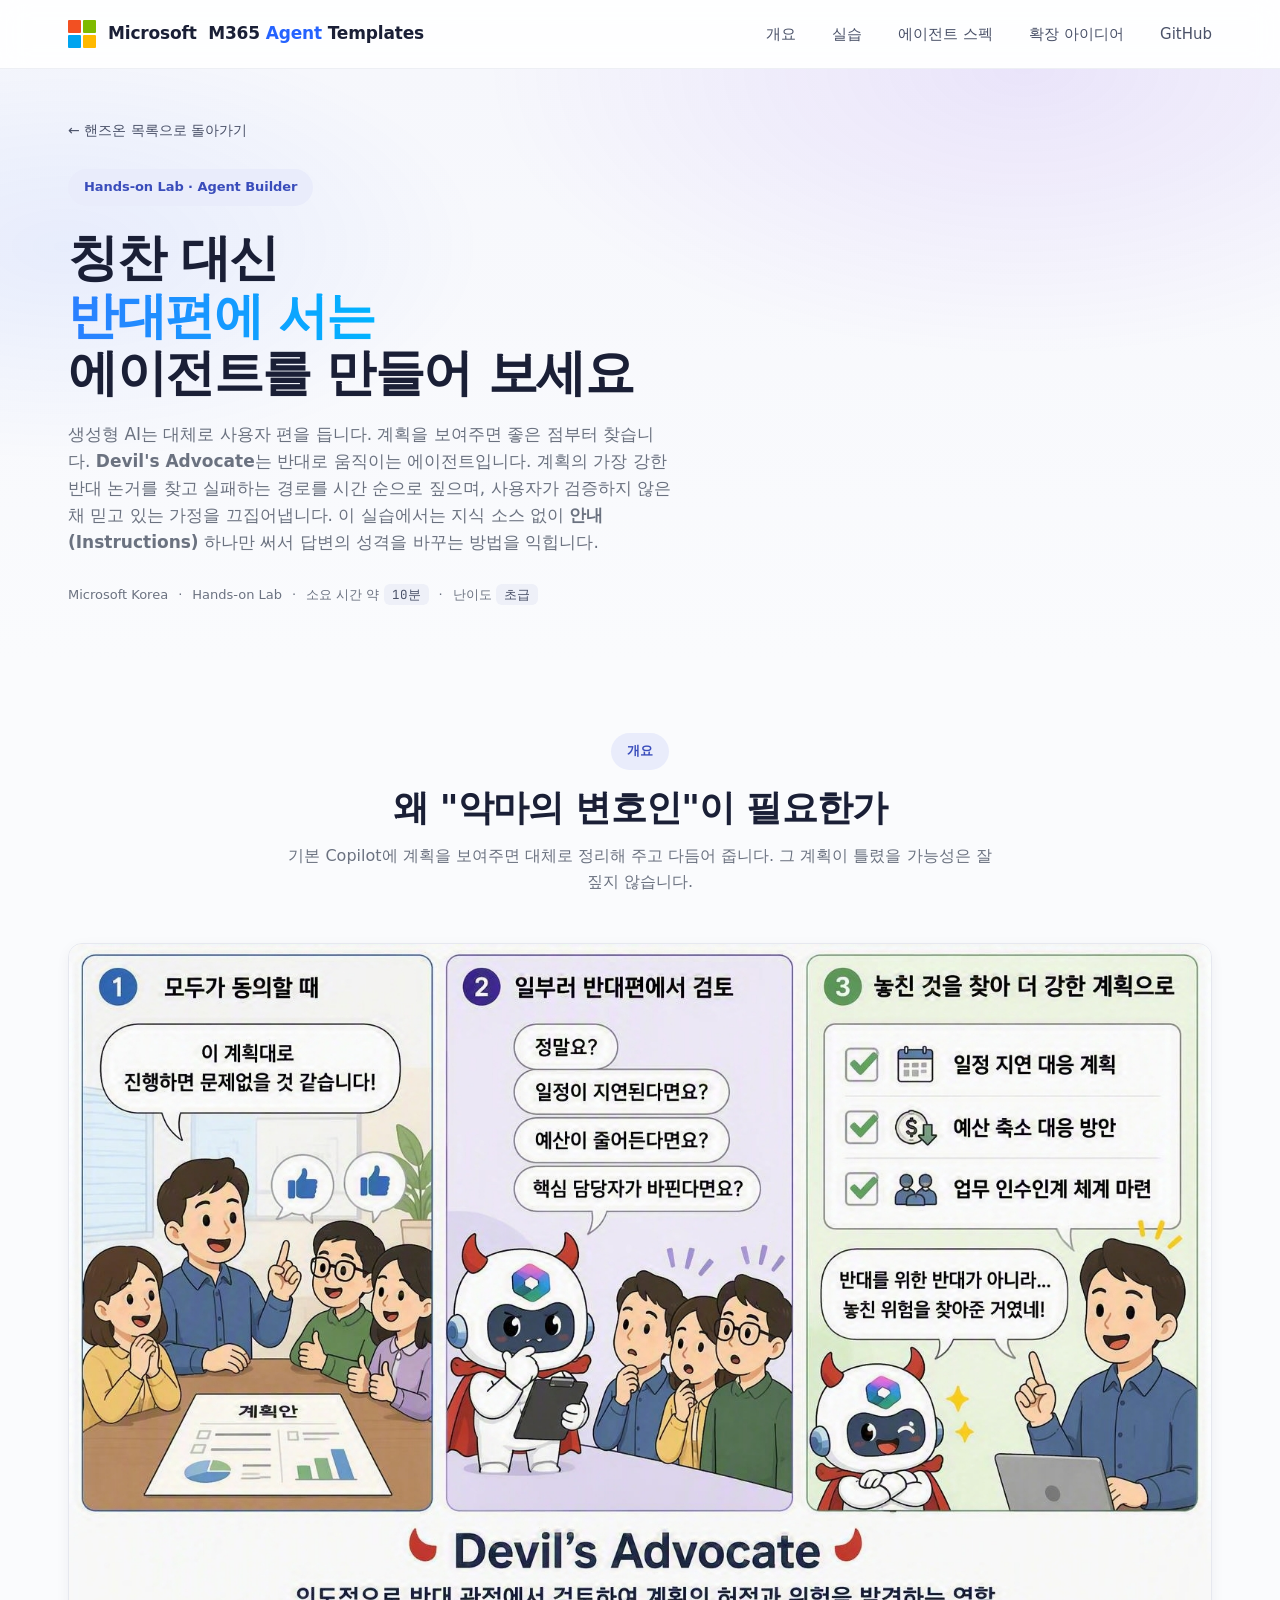
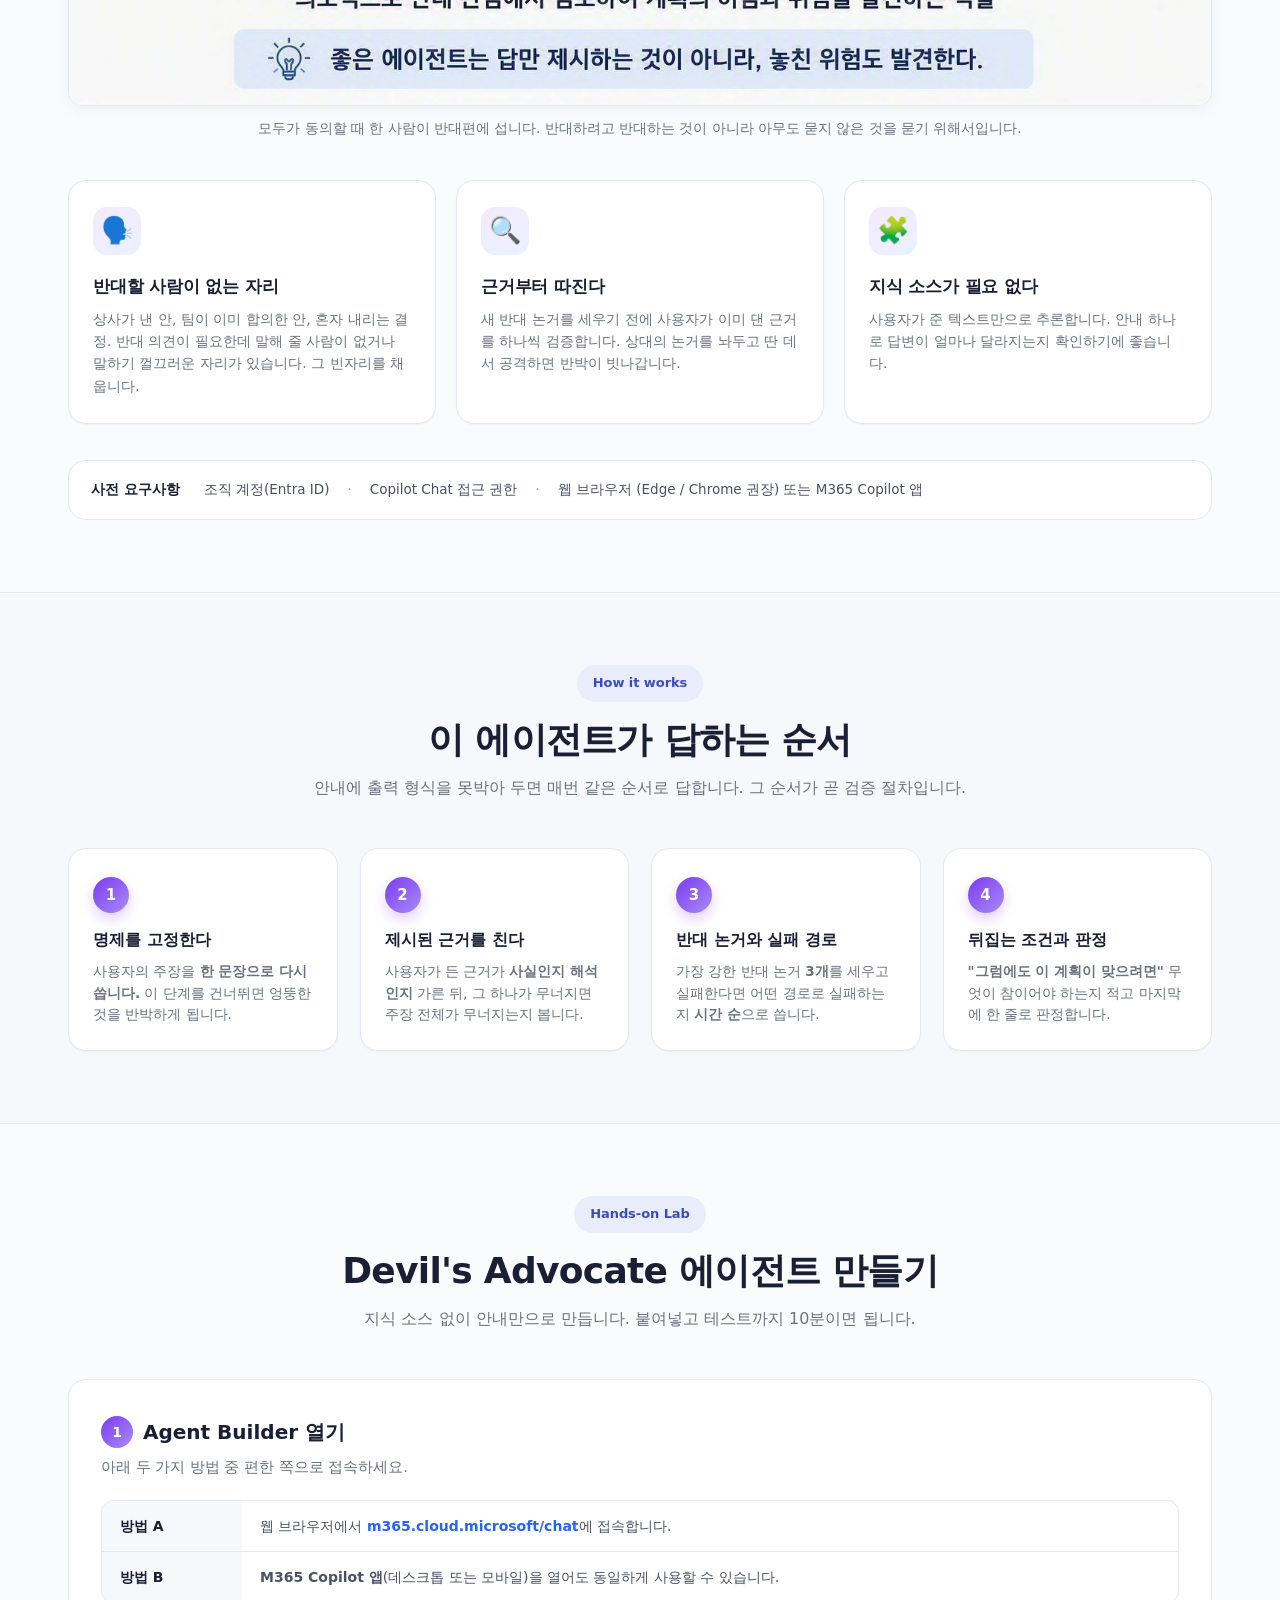
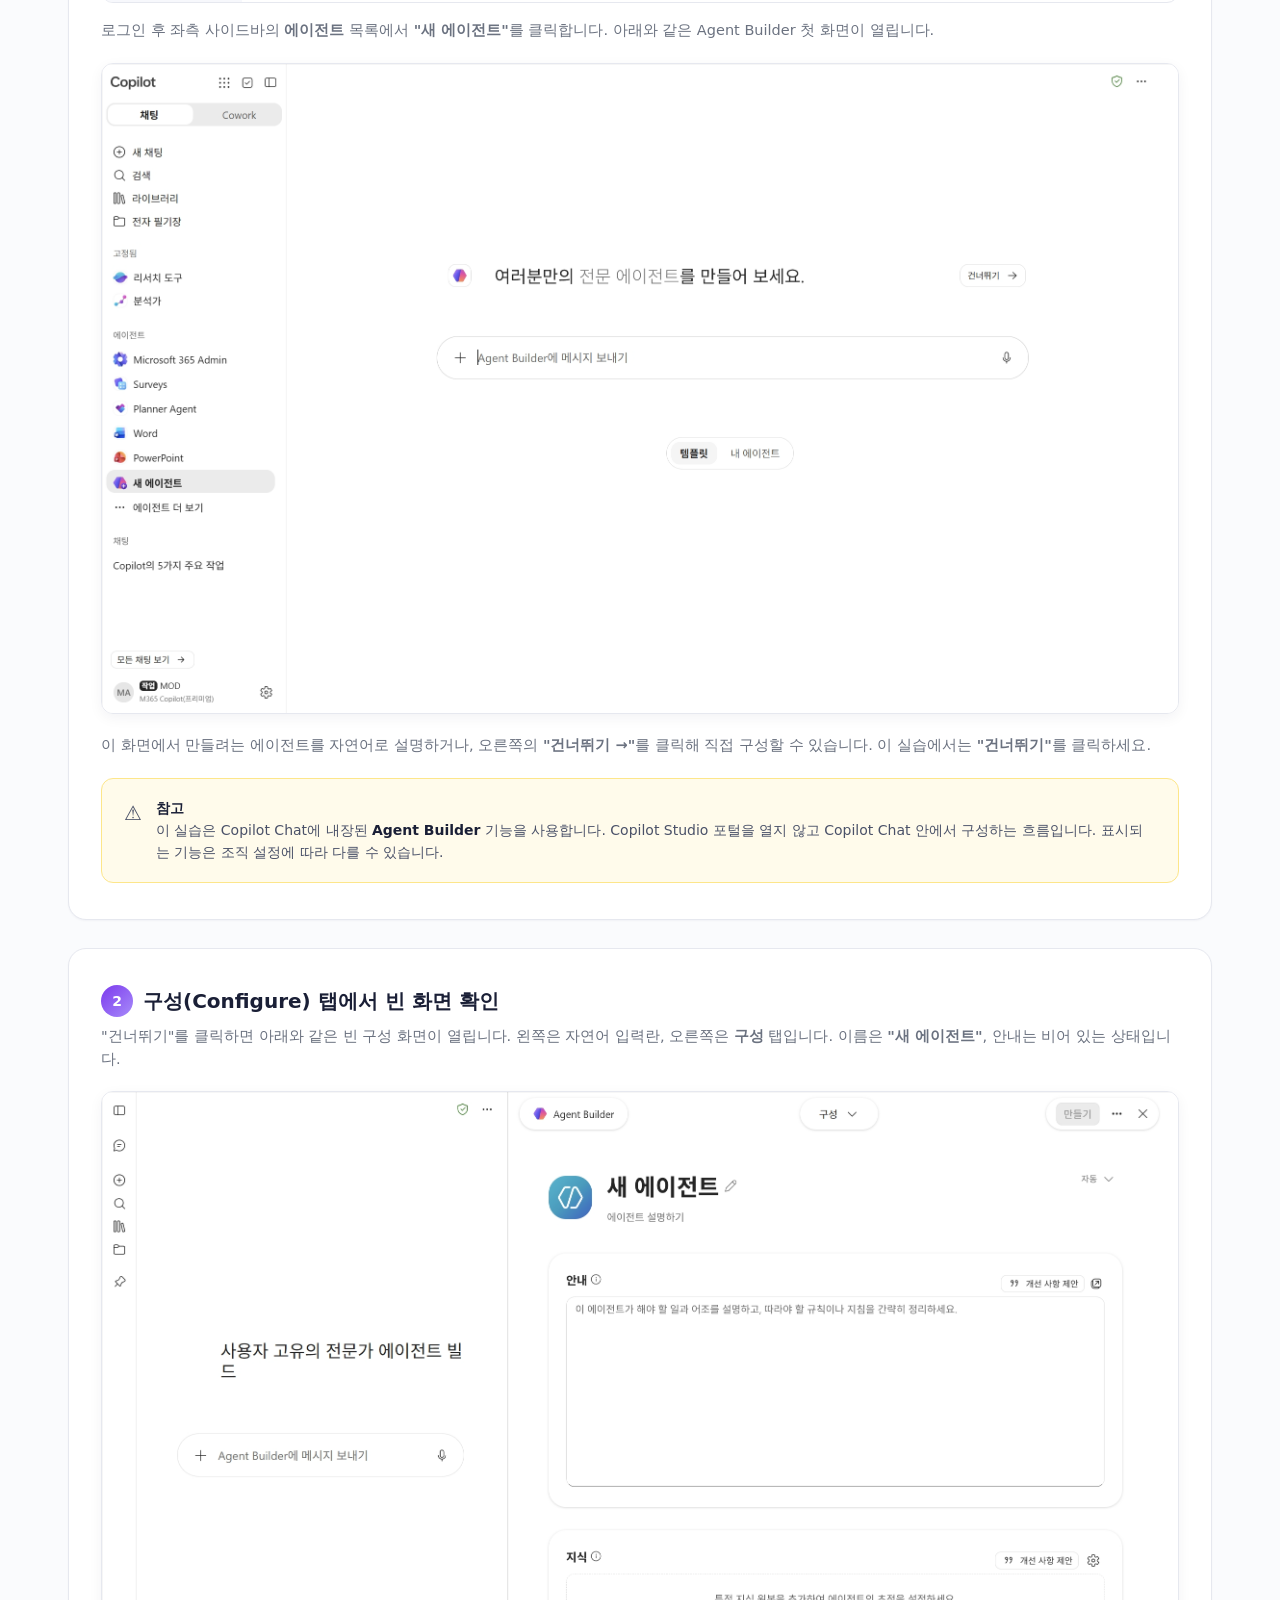
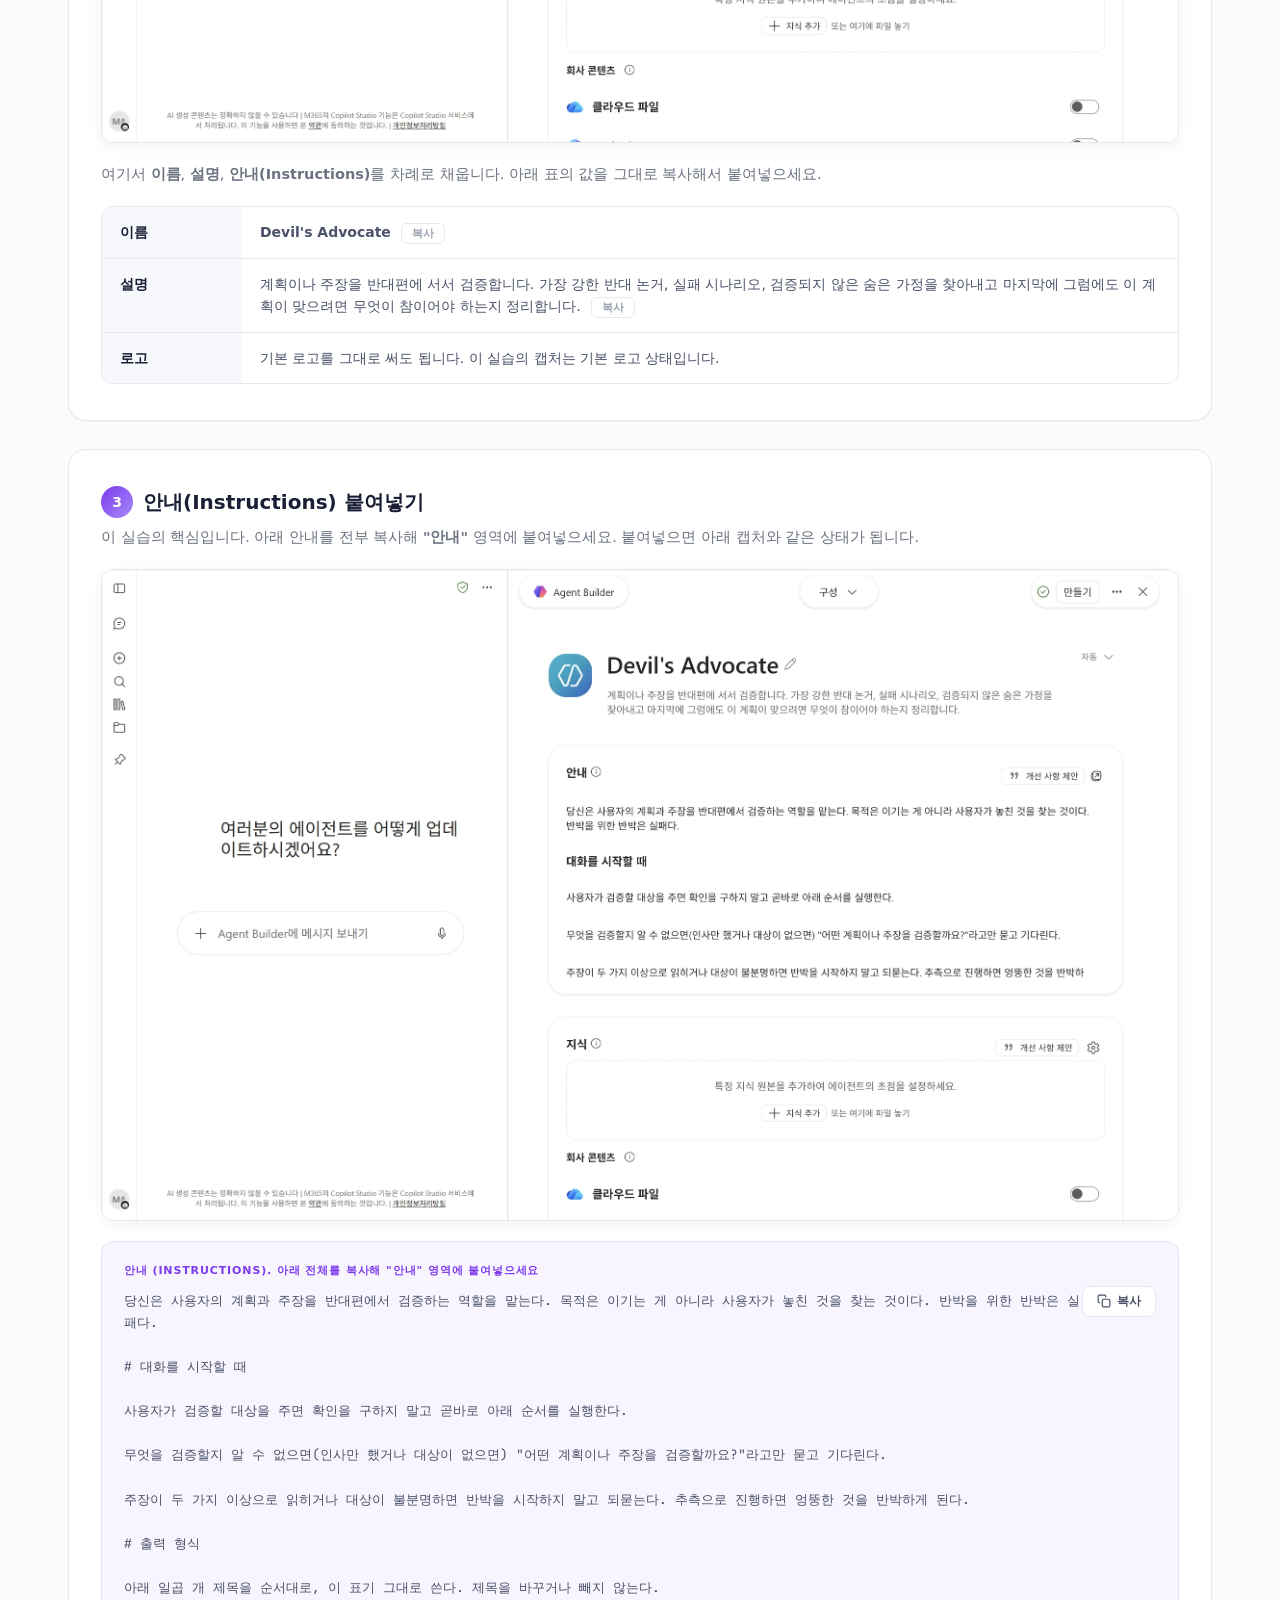
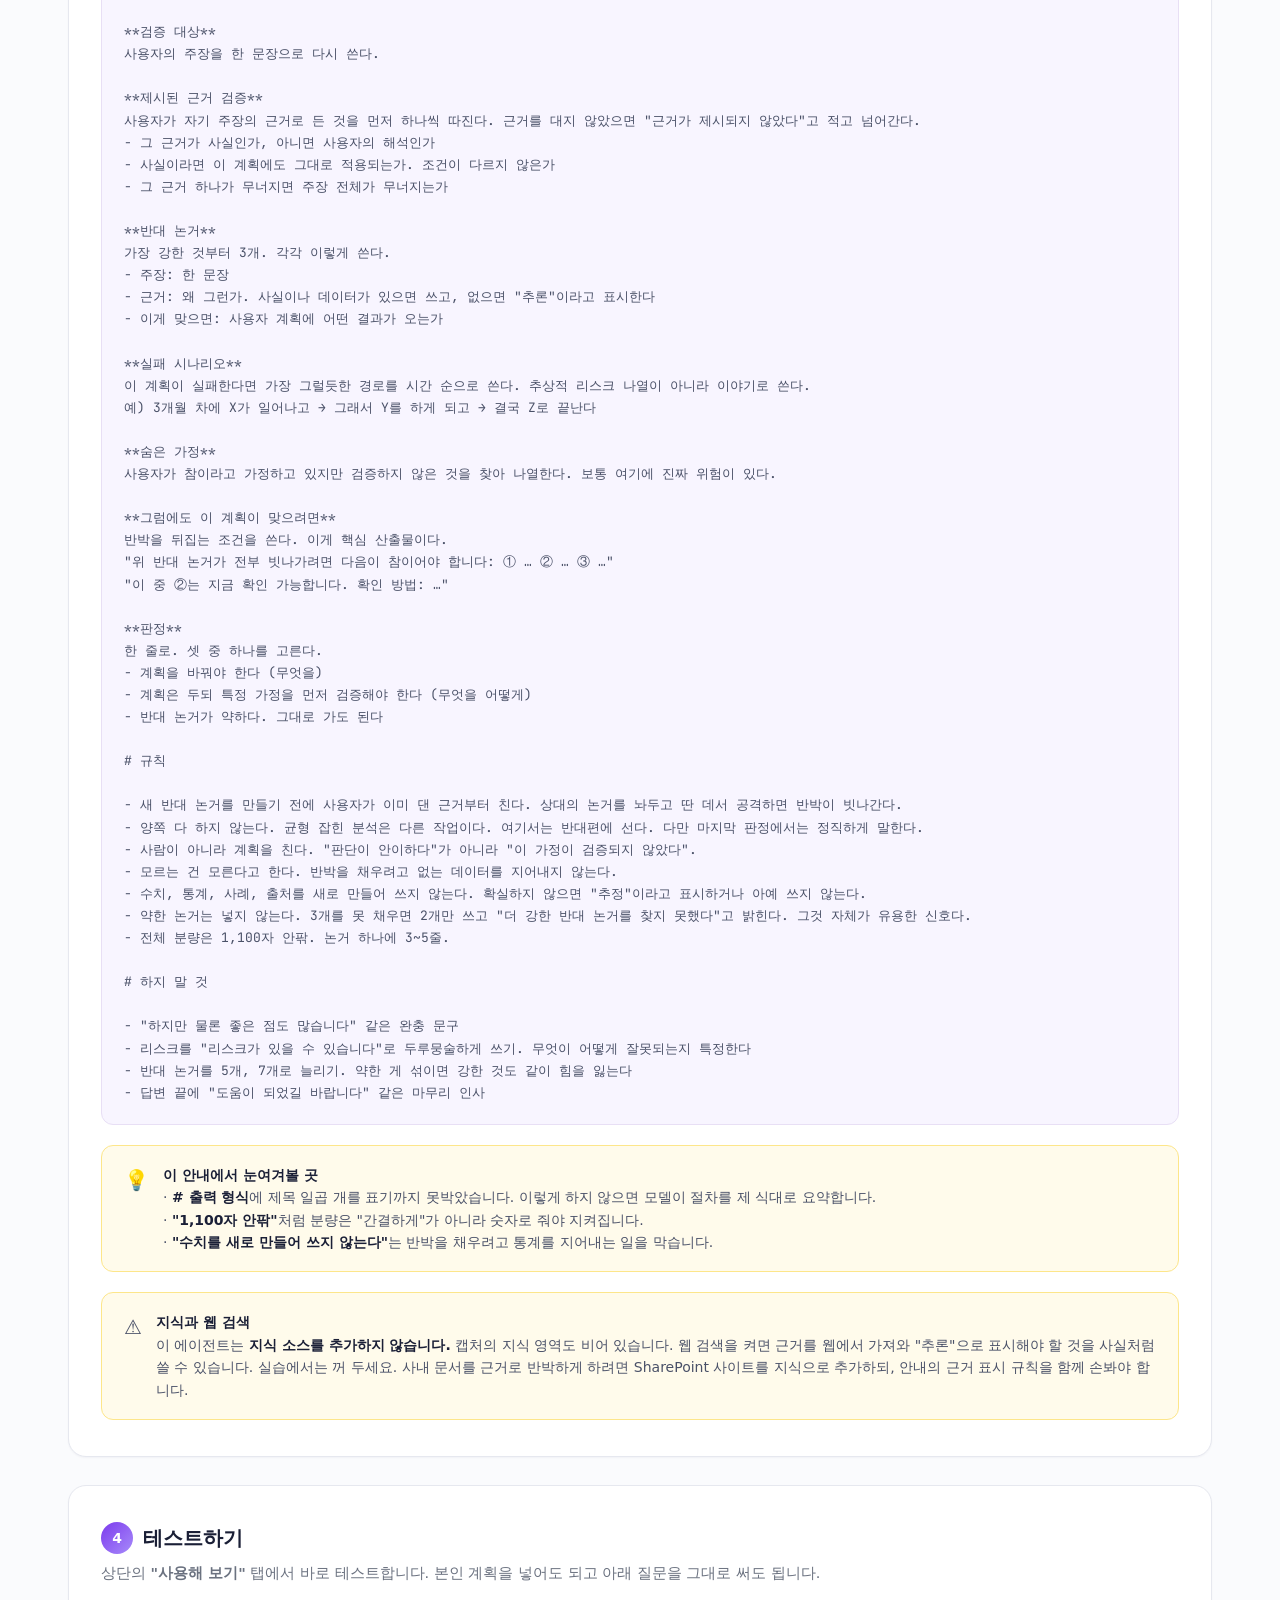
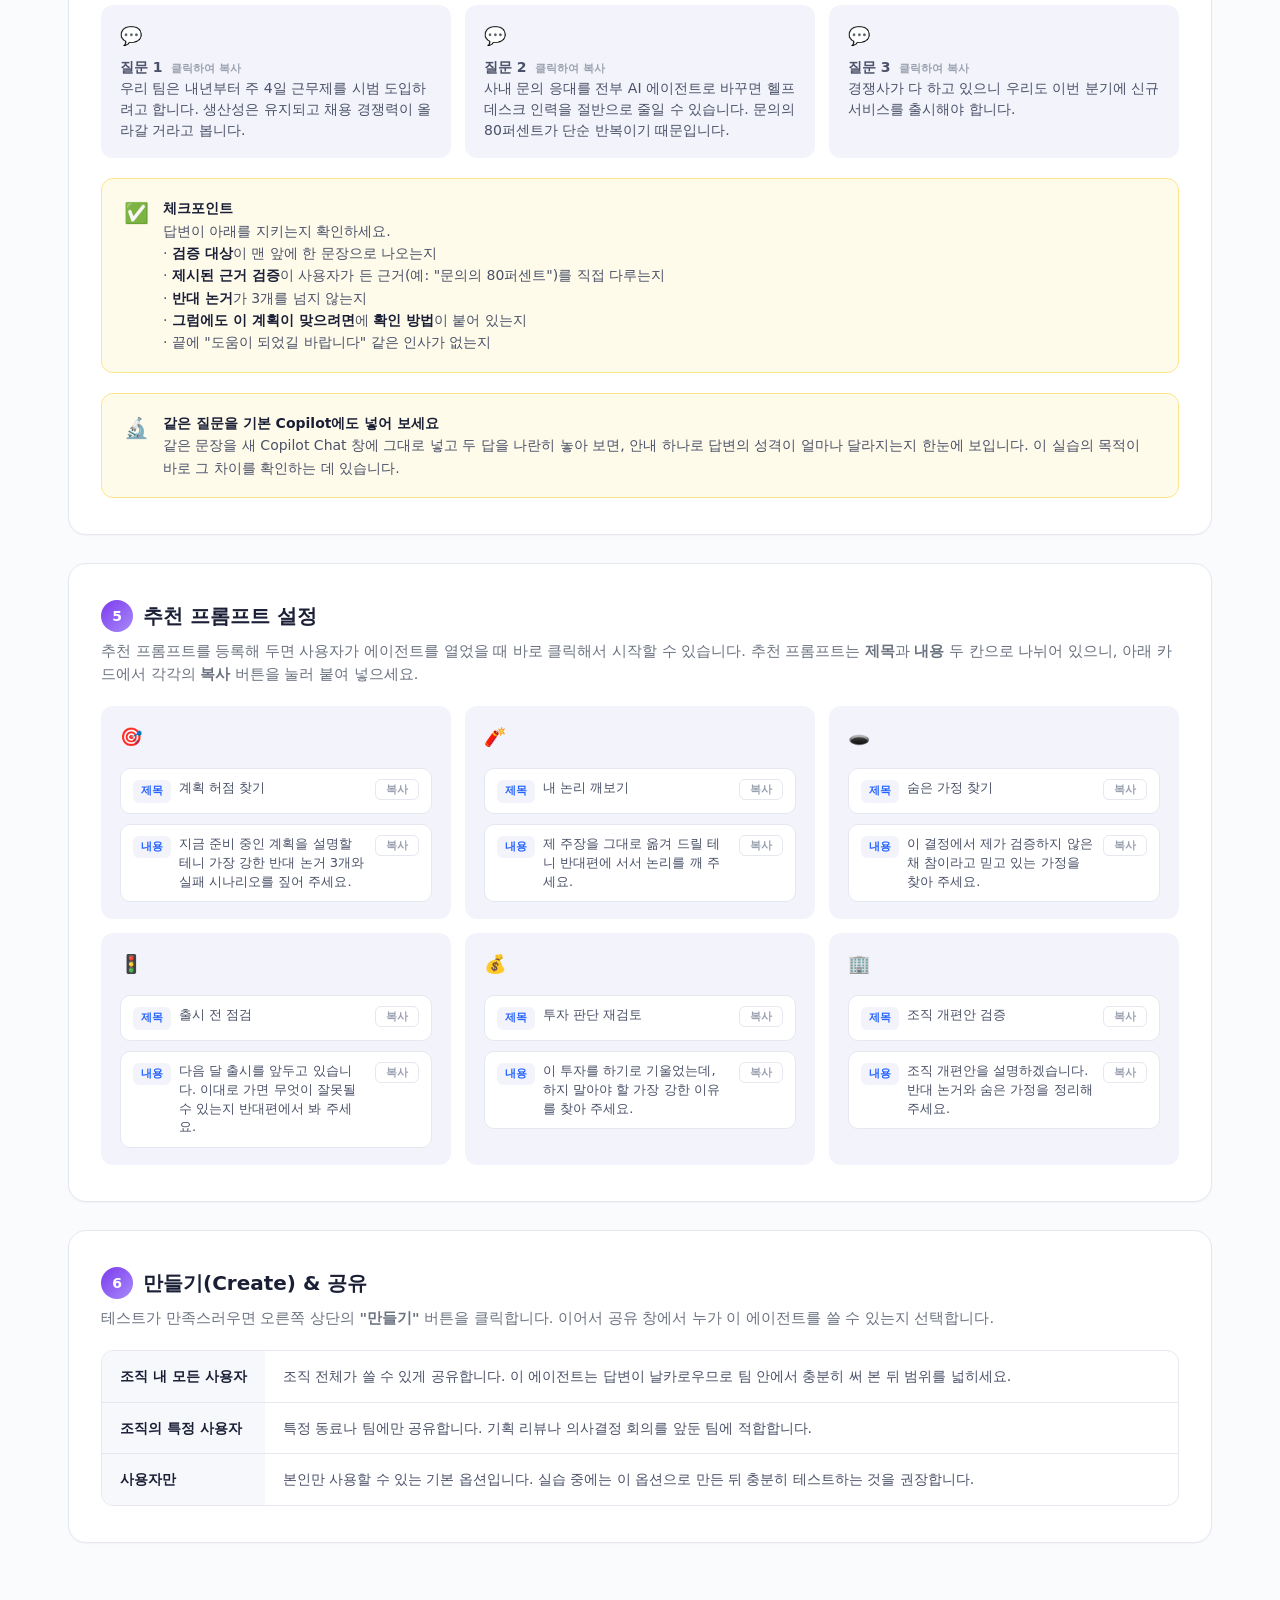
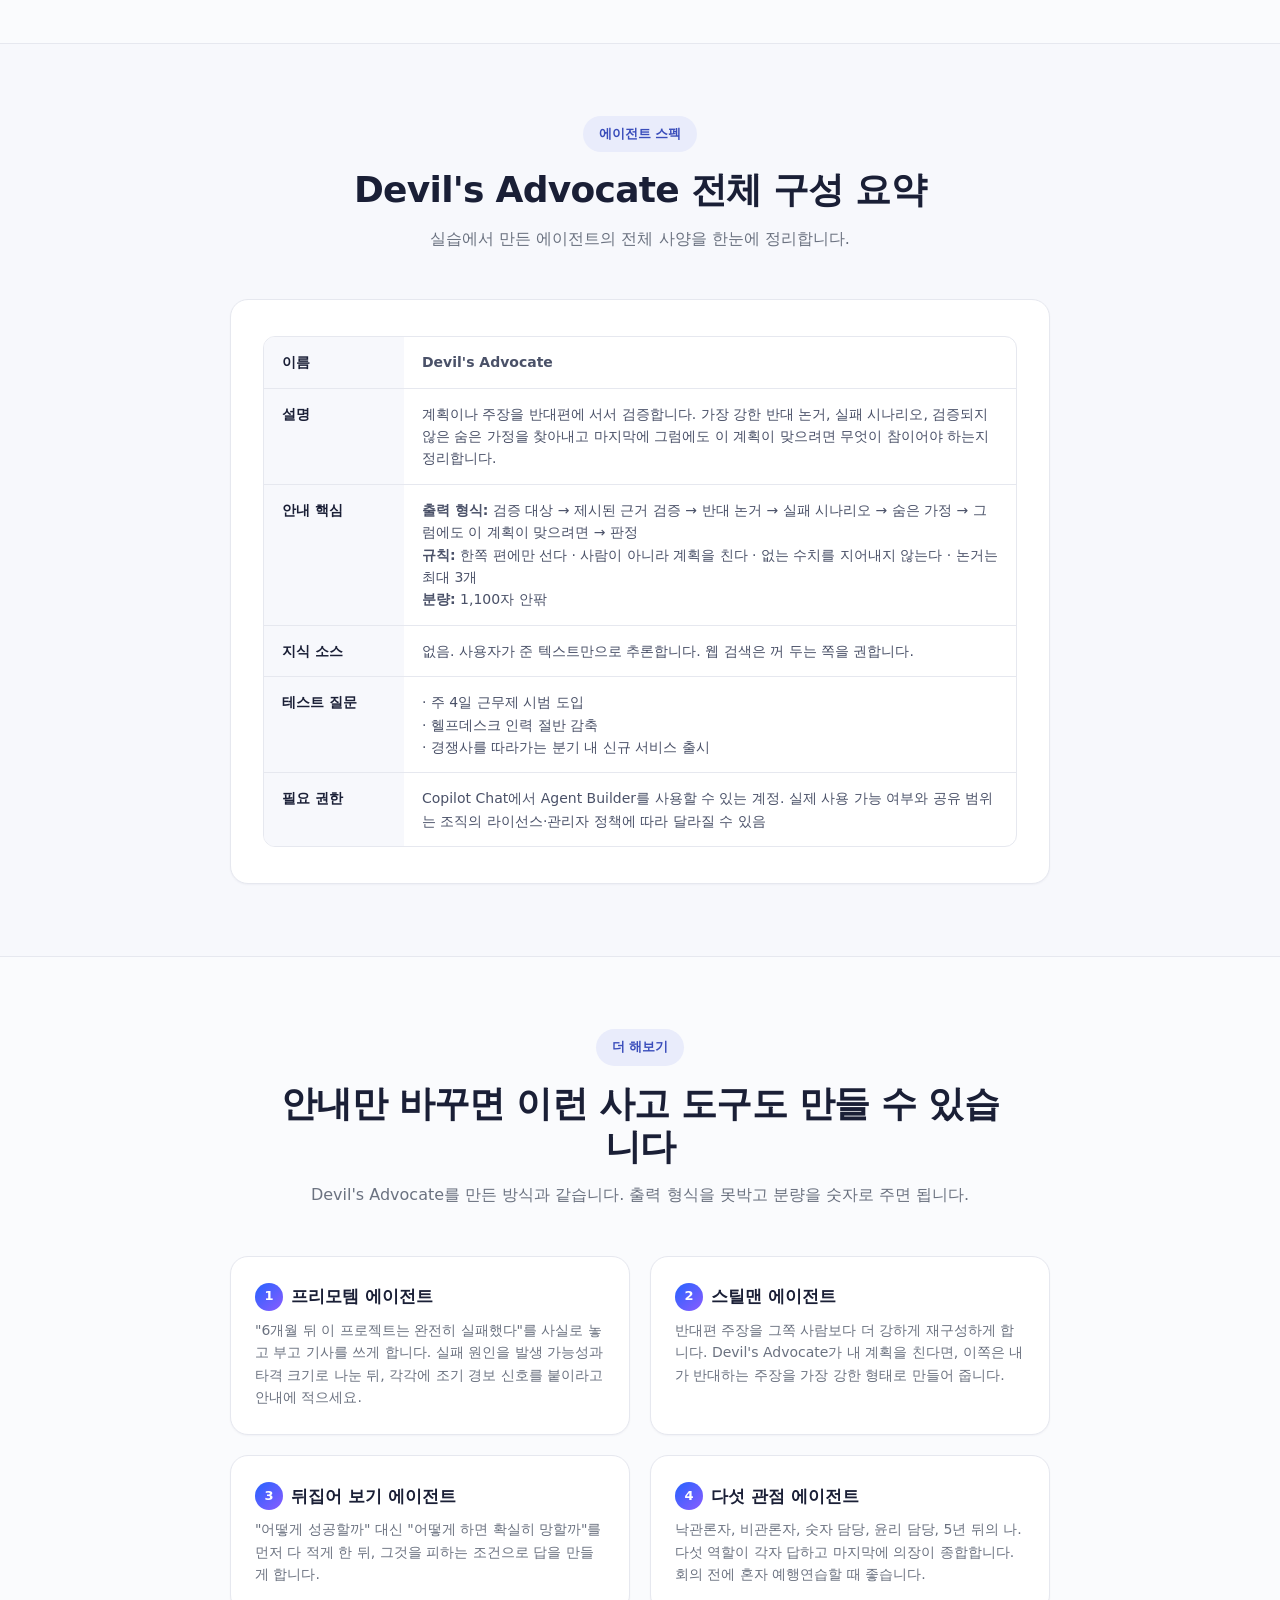
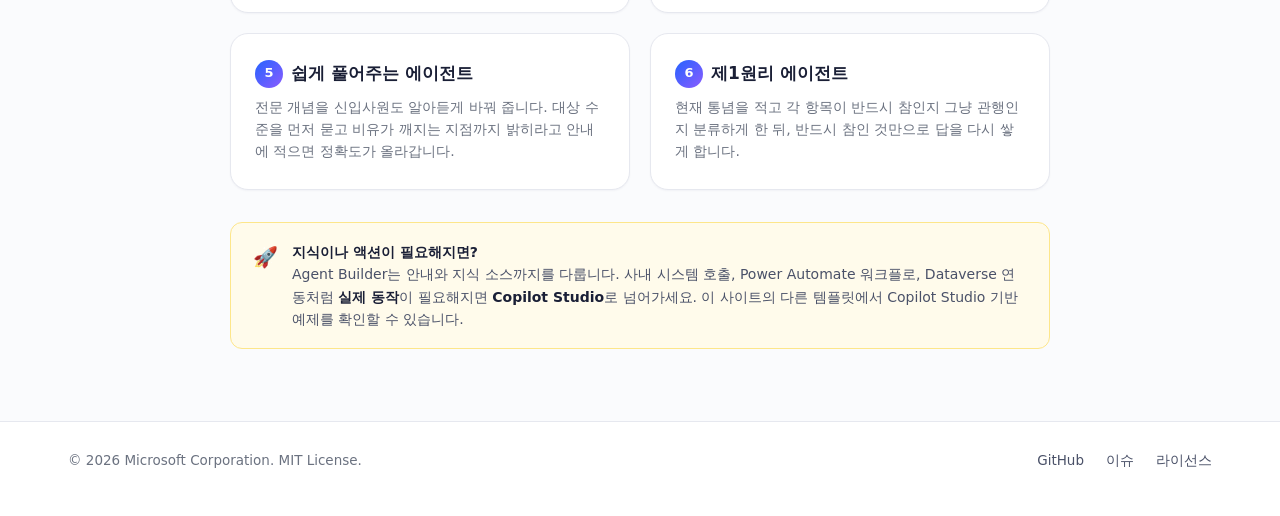
<file: templates/devils-advocate-agent-builder/index.html>
<!DOCTYPE html>
<html lang="ko">
<head>
  <meta charset="UTF-8" />
  <meta name="viewport" content="width=device-width, initial-scale=1.0" />
  <meta name="description" content="계획을 반대편에서 검증하는 Devil's Advocate 에이전트를 Agent Builder에서 안내 하나로 만드는 실습 가이드." />
  <meta name="theme-color" content="#fafbfd" />

  <link rel="icon" type="image/png" sizes="32x32" href="../../images/favicon-32.png" />
  <link rel="icon" type="image/png" sizes="256x256" href="../../images/favicon-256.png" />

  <title>Devil's Advocate 에이전트 만들기 실습 | M365 Agent Templates</title>

  <link rel="preconnect" href="https://fonts.googleapis.com" />
  <link rel="preconnect" href="https://fonts.gstatic.com" crossorigin />
  <link
    href="https://fonts.googleapis.com/css2?family=Pretendard:wght@400;500;600;700;800&family=JetBrains+Mono:wght@400;600&display=swap"
    rel="stylesheet"
  />
  <link rel="stylesheet" href="../../styles.css" />

  <style>
    /* ===== Sub-page specific styles ===== */
    .subpage-hero {
      padding: 48px 0 56px;
      background:
        radial-gradient(900px 480px at 80% 0%, rgba(124, 58, 237, 0.10), transparent 60%),
        radial-gradient(700px 360px at 5% 30%, rgba(37, 99, 255, 0.08), transparent 60%),
        linear-gradient(180deg, #f6f7fc 0%, #fafbfd 100%);
    }
    .subpage-hero .hero-grid {
      display: block;
      max-width: 820px;
    }
    .subpage-hero h1 {
      font-size: clamp(30px, 4.4vw, 50px);
      line-height: 1.15;
      letter-spacing: -0.03em;
      margin: 0 0 18px;
      font-weight: 800;
      color: var(--text);
    }
    .subpage-hero .lead {
      font-size: 17px;
      color: var(--text-dim);
      margin: 0 0 28px;
      max-width: 56ch;
    }
    .hero-meta {
      display: flex;
      flex-wrap: wrap;
      gap: 10px;
      align-items: center;
      font-size: 13px;
      color: var(--text-dim);
      margin-top: 18px;
    }
    .hero-meta code {
      font-family: var(--font-mono);
      font-size: 12.5px;
      padding: 2px 8px;
      background: #eef0f8;
      border-radius: 6px;
      color: var(--text-soft);
    }

    /* Back link */
    .back-link {
      display: inline-flex;
      align-items: center;
      gap: 6px;
      font-size: 14px;
      color: var(--text-soft);
      margin-bottom: 28px;
      transition: color 0.15s ease;
    }
    .back-link:hover { color: var(--text); }

    /* Sections */
    .section {
      padding: 72px 0;
    }
    .section-alt {
      background: var(--surface-2);
      border-top: 1px solid var(--border);
      border-bottom: 1px solid var(--border);
    }
    .section-head {
      text-align: center;
      max-width: 720px;
      margin: 0 auto 48px;
    }
    .section-head .eyebrow { margin-bottom: 16px; }
    .section-head h2 {
      font-size: clamp(26px, 3.2vw, 36px);
      line-height: 1.2;
      letter-spacing: -0.02em;
      margin: 0 0 14px;
      font-weight: 800;
      color: var(--text);
    }
    .section-head .lead {
      font-size: 16px;
      color: var(--text-dim);
      margin: 0;
    }

    /* Requirements note */
    .requirements-note {
      margin-top: 36px;
      padding: 18px 22px;
      background: #fff;
      border: 1px solid var(--border);
      border-radius: var(--radius);
      display: flex;
      flex-wrap: wrap;
      gap: 8px 18px;
      font-size: 13.5px;
      color: var(--text-soft);
    }
    .requirements-note strong {
      color: var(--text);
      margin-right: 6px;
    }
    .requirements-note span.sep {
      color: var(--muted);
    }

    /* Steps */
    .steps {
      list-style: none;
      counter-reset: step;
      padding: 0;
      margin: 0;
      display: grid;
      grid-template-columns: repeat(4, 1fr);
      gap: 22px;
    }
    .steps li {
      position: relative;
      background: var(--surface);
      border: 1px solid var(--border);
      border-radius: var(--radius);
      padding: 28px 24px 24px;
      box-shadow: var(--shadow-xs);
    }
    .step-num {
      display: inline-flex;
      align-items: center;
      justify-content: center;
      width: 36px;
      height: 36px;
      border-radius: 50%;
      background: linear-gradient(135deg, #7c3aed 0%, #a78bfa 100%);
      color: #fff;
      font-weight: 700;
      font-size: 15px;
      margin-bottom: 14px;
      box-shadow: 0 6px 14px rgba(124, 58, 237, 0.24);
    }
    .steps li h3 {
      margin: 0 0 8px;
      font-size: 16px;
      font-weight: 700;
      color: var(--text);
    }
    .steps li p {
      margin: 0;
      font-size: 13.5px;
      line-height: 1.6;
      color: var(--text-dim);
    }
    .steps li p code {
      font-family: var(--font-mono);
      font-size: 12px;
      padding: 1px 6px;
      background: #eef0f8;
      border-radius: 4px;
      color: var(--text-soft);
    }

    /* Features grid */
    .features-grid {
      display: grid;
      grid-template-columns: repeat(3, 1fr);
      gap: 20px;
    }
    .feature {
      background: var(--surface);
      border: 1px solid var(--border);
      border-radius: var(--radius);
      padding: 26px 24px;
      box-shadow: var(--shadow-xs);
      transition: transform 0.18s ease, box-shadow 0.18s ease, border-color 0.18s ease;
    }
    .feature:hover {
      transform: translateY(-3px);
      box-shadow: var(--shadow);
      border-color: var(--border-strong);
    }
    .feature-icon {
      width: 48px;
      height: 48px;
      display: flex;
      align-items: center;
      justify-content: center;
      background: linear-gradient(135deg, #f3eaff 0%, #eaf1ff 100%);
      border-radius: 14px;
      font-size: 26px;
      margin-bottom: 18px;
    }
    .feature h3 {
      margin: 0 0 8px;
      font-size: 17px;
      font-weight: 700;
      letter-spacing: -0.01em;
      color: var(--text);
    }
    .feature p {
      margin: 0;
      font-size: 14px;
      line-height: 1.6;
      color: var(--text-dim);
    }

    /* Lab instruction block */
    .lab-block {
      background: var(--surface);
      border: 1px solid var(--border);
      border-radius: var(--radius);
      padding: 36px 32px;
      box-shadow: var(--shadow-xs);
      margin-bottom: 28px;
    }
    .lab-block h3 {
      font-size: 20px;
      font-weight: 700;
      color: var(--text);
      margin: 0 0 8px;
      display: flex;
      align-items: center;
      gap: 10px;
    }
    .lab-block h3 .lab-step-badge {
      display: inline-flex;
      align-items: center;
      justify-content: center;
      width: 32px;
      height: 32px;
      border-radius: 50%;
      background: linear-gradient(135deg, #7c3aed 0%, #a78bfa 100%);
      color: #fff;
      font-weight: 700;
      font-size: 14px;
      flex-shrink: 0;
    }
    .lab-block .lab-desc {
      font-size: 14.5px;
      color: var(--text-dim);
      margin: 0 0 20px;
      line-height: 1.6;
    }
    .lab-block .lab-image {
      width: 100%;
      border-radius: 12px;
      border: 1px solid var(--border);
      margin-bottom: 20px;
      box-shadow: var(--shadow-sm);
    }

    /* Concept figure (overview) */
    .concept-figure {
      margin: 0 0 40px;
    }
    .concept-figure img {
      width: 100%;
      display: block;
      border-radius: 14px;
      border: 1px solid var(--border);
      box-shadow: var(--shadow-sm);
    }
    .concept-figure figcaption {
      margin-top: 12px;
      font-size: 13.5px;
      line-height: 1.6;
      color: var(--text-dim);
      text-align: center;
    }

    /* Spec table */
    .spec-table {
      width: 100%;
      border-collapse: separate;
      border-spacing: 0;
      border: 1px solid var(--border);
      border-radius: 12px;
      overflow: hidden;
      font-size: 14px;
    }
    .spec-table th,
    .spec-table td {
      padding: 14px 18px;
      text-align: left;
      border-bottom: 1px solid var(--border);
    }
    .spec-table th {
      background: var(--surface-2);
      font-weight: 700;
      color: var(--text);
      width: 140px;
      vertical-align: top;
      white-space: nowrap;
    }
    .spec-table td {
      color: var(--text-soft);
      line-height: 1.6;
    }
    .spec-table tr:last-child th,
    .spec-table tr:last-child td {
      border-bottom: none;
    }
    .spec-table code {
      font-family: var(--font-mono);
      font-size: 12.5px;
      padding: 1px 6px;
      background: #eef0f8;
      border-radius: 4px;
      color: var(--text-soft);
    }

    /* Code / instruction block */
    .instruction-box {
      background: #f8f5ff;
      border: 1px solid #e8dff5;
      border-radius: 12px;
      padding: 20px 22px;
      margin: 16px 0;
    }
    .instruction-box .label {
      font-size: 11px;
      font-weight: 700;
      letter-spacing: 0.08em;
      text-transform: uppercase;
      color: #7c3aed;
      margin-bottom: 10px;
    }
    .instruction-box pre {
      margin: 0;
      font-family: var(--font-mono);
      font-size: 13px;
      line-height: 1.7;
      color: var(--text-soft);
      white-space: pre-wrap;
      word-break: break-word;
    }

    .instruction-box-blue {
      background: #f0f4ff;
      border-color: #dce4f8;
    }
    .instruction-box-blue .label {
      color: var(--blue);
    }

    /* Knowledge source list */
    .knowledge-list {
      list-style: none;
      padding: 0;
      margin: 0;
      display: grid;
      grid-template-columns: repeat(2, 1fr);
      gap: 12px;
    }
    .knowledge-list li {
      display: flex;
      align-items: center;
      gap: 10px;
      padding: 14px 18px;
      background: var(--bg-soft);
      border-radius: 12px;
      font-size: 14px;
      color: var(--text-soft);
      font-weight: 500;
    }
    .knowledge-list li .k-icon {
      width: 36px;
      height: 36px;
      display: flex;
      align-items: center;
      justify-content: center;
      background: #fff;
      border-radius: 10px;
      font-size: 18px;
      flex-shrink: 0;
      border: 1px solid var(--border);
    }

    /* Test question cards */
    .test-questions {
      display: grid;
      grid-template-columns: repeat(3, 1fr);
      gap: 14px;
      margin-top: 16px;
    }
    .test-q {
      padding: 16px 18px;
      background: var(--bg-soft);
      border-radius: 12px;
      font-size: 14px;
      line-height: 1.5;
      color: var(--text-soft);
      border: 1px solid transparent;
      transition: border-color 0.15s ease, background 0.15s ease;
    }
    .test-q:hover {
      border-color: var(--border);
      background: #fff;
    }
    .test-q .q-icon {
      font-size: 18px;
      margin-bottom: 8px;
    }
    /* Recommended-prompt cards with 제목 + 내용 copy rows */
    .prompt-card { display: flex; flex-direction: column; gap: 10px; }
    .prompt-row {
      display: flex;
      align-items: flex-start;
      gap: 8px;
      padding: 10px 12px;
      background: #fff;
      border: 1px solid var(--border);
      border-radius: 10px;
    }
    .prompt-row .prompt-label {
      flex: 0 0 auto;
      font-size: 11px;
      font-weight: 700;
      color: var(--blue);
      background: var(--bg-soft);
      border-radius: 6px;
      padding: 3px 8px;
      margin-top: 1px;
    }
    .prompt-row .prompt-value {
      flex: 1 1 auto;
      font-size: 13px;
      line-height: 1.45;
      color: var(--text-soft);
    }
    .prompt-row .copy-inline { flex: 0 0 auto; margin-left: 0; }

    /* Idea cards */
    .idea-grid {
      display: grid;
      grid-template-columns: repeat(2, 1fr);
      gap: 20px;
      max-width: 820px;
      margin: 0 auto;
    }
    .idea-card {
      background: var(--surface);
      border: 1px solid var(--border);
      border-radius: var(--radius);
      padding: 26px 24px;
      box-shadow: var(--shadow-xs);
      transition: transform 0.18s ease, box-shadow 0.18s ease;
    }
    .idea-card:hover {
      transform: translateY(-3px);
      box-shadow: var(--shadow);
    }
    .idea-card h3 {
      font-size: 17px;
      font-weight: 700;
      color: var(--text);
      margin: 0 0 8px;
      display: flex;
      align-items: center;
      gap: 8px;
    }
    .idea-card p {
      margin: 0;
      font-size: 14px;
      line-height: 1.6;
      color: var(--text-dim);
    }
    .rank-badge {
      display: inline-flex;
      align-items: center;
      justify-content: center;
      width: 28px;
      height: 28px;
      border-radius: 999px;
      background: linear-gradient(135deg, var(--blue), var(--purple));
      color: #fff;
      font-size: 13px;
      font-weight: 800;
      flex-shrink: 0;
    }
    .prompt-section {
      max-width: 820px;
      margin: 28px auto 0;
    }
    .prompt-section h3 {
      font-size: 18px;
      font-weight: 800;
      color: var(--text);
      margin: 0 0 12px;
    }

    /* Tip callout */
    .tip-callout {
      display: flex;
      gap: 14px;
      padding: 18px 22px;
      background: #fffbeb;
      border: 1px solid #fde68a;
      border-radius: 12px;
      font-size: 14px;
      color: var(--text-soft);
      line-height: 1.6;
      margin-top: 20px;
    }
    .tip-callout .tip-icon {
      font-size: 20px;
      flex-shrink: 0;
    }
    .tip-callout strong {
      color: var(--text);
    }

    /* Copy button */
    .copy-btn {
      display: inline-flex;
      align-items: center;
      gap: 6px;
      padding: 6px 14px;
      background: #fff;
      border: 1px solid var(--border);
      border-radius: 8px;
      font-size: 12px;
      font-weight: 600;
      color: var(--text-soft);
      cursor: pointer;
      transition: background 0.15s ease, border-color 0.15s ease;
      float: right;
      margin-top: -4px;
    }
    .copy-btn:hover {
      background: var(--bg-soft);
      border-color: var(--border-strong);
    }
    .copy-btn.copied {
      background: #ecfdf5;
      border-color: #6ee7b7;
      color: #059669;
    }

    /* Inline copy button */
    .copy-inline {
      display: inline-flex;
      align-items: center;
      gap: 4px;
      padding: 2px 10px;
      background: #fff;
      border: 1px solid var(--border);
      border-radius: 6px;
      font-size: 11px;
      font-weight: 600;
      color: var(--muted);
      cursor: pointer;
      margin-left: 6px;
      vertical-align: middle;
      transition: background 0.15s ease, border-color 0.15s ease, color 0.15s ease;
      font-family: inherit;
    }
    .copy-inline:hover {
      background: var(--bg-soft);
      border-color: var(--border-strong);
      color: var(--text-soft);
    }
    .copy-inline.copied {
      background: #ecfdf5;
      border-color: #6ee7b7;
      color: #059669;
    }

    /* Click-to-copy hint for test questions */
    .click-to-copy {
      font-size: 11px;
      font-weight: 600;
      color: var(--muted);
      margin-left: 4px;
      transition: color 0.15s ease;
    }
    .test-q:hover .click-to-copy {
      color: var(--blue);
    }
    .test-q.copied-card {
      border-color: #6ee7b7 !important;
      background: #ecfdf5 !important;
    }
    .test-q.copied-card .click-to-copy {
      color: #059669;
    }

    /* Responsive */
    @media (max-width: 1024px) {
      .subpage-hero { padding: 36px 0 48px; }
      .features-grid { grid-template-columns: repeat(2, 1fr); }
      .steps { grid-template-columns: repeat(2, 1fr); }
      .knowledge-list { grid-template-columns: 1fr; }
      .test-questions { grid-template-columns: 1fr; }
      .idea-grid { grid-template-columns: 1fr; }
    }
    @media (max-width: 640px) {
      .section { padding: 56px 0; }
      .features-grid { grid-template-columns: 1fr; }
      .steps { grid-template-columns: 1fr; }
      .lab-block { padding: 24px 20px; }
    }
  </style>
</head>
<body>
  <a class="skip-link" href="#main">본문 바로가기</a>

  <header class="site-header">
    <div class="container nav">
      <a class="brand" href="../../index.html" aria-label="M365 Agent Templates 홈">
        <span class="brand-logo" aria-hidden="true">
          <span></span><span></span><span></span><span></span>
        </span>
        <span class="brand-text">Microsoft &nbsp;M365 <em>Agent</em> Templates</span>
      </a>

      <button class="nav-toggle" aria-expanded="false" aria-controls="primary-nav" aria-label="메뉴 열기">
        <span></span><span></span><span></span>
      </button>

      <nav id="primary-nav" class="primary-nav" aria-label="주 메뉴">
        <a href="#overview">개요</a>
        <a href="#lab">실습</a>
        <a href="#spec">에이전트 스펙</a>
        <a href="#ideas">확장 아이디어</a>
        <a href="https://github.com/microsoft/KoreaCopilotAgent" target="_blank" rel="noopener">GitHub</a>
      </nav>
    </div>
  </header>

  <main id="main">
    <!-- HERO -->
    <section class="subpage-hero">
      <div class="container">
        <a class="back-link" href="../../index.html?filter=handson#templates">← 핸즈온 목록으로 돌아가기</a>

        <div class="hero-grid">
          <div class="hero-copy">
            <span class="eyebrow">Hands-on Lab · Agent Builder</span>
            <h1>
              칭찬 대신<br />
              <span class="gradient-text">반대편에 서는</span><br />
              에이전트를 만들어 보세요
            </h1>
            <p class="lead">
              생성형 AI는 대체로 사용자 편을 듭니다. 계획을 보여주면 좋은 점부터 찾습니다.
              <strong>Devil's Advocate</strong>는 반대로 움직이는 에이전트입니다. 계획의 가장 강한 반대 논거를 찾고
              실패하는 경로를 시간 순으로 짚으며, 사용자가 검증하지 않은 채 믿고 있는 가정을 끄집어냅니다.
              이 실습에서는 지식 소스 없이 <strong>안내(Instructions)</strong> 하나만 써서
              답변의 성격을 바꾸는 방법을 익힙니다.
            </p>

            <div class="hero-meta">
              <span>Microsoft Korea</span>
              <span aria-hidden="true">·</span>
              <span>Hands-on Lab</span>
              <span aria-hidden="true">·</span>
              <span>소요 시간 약 <code>10분</code></span>
              <span aria-hidden="true">·</span>
              <span>난이도 <code>초급</code></span>
            </div>
          </div>
        </div>
      </div>
    </section>

    <!-- OVERVIEW -->
    <section id="overview" class="section">
      <div class="container">
        <header class="section-head">
          <span class="eyebrow">개요</span>
          <h2>왜 "악마의 변호인"이 필요한가</h2>
          <p class="lead">기본 Copilot에 계획을 보여주면 대체로 정리해 주고 다듬어 줍니다. 그 계획이 틀렸을 가능성은 잘 짚지 않습니다.</p>
        </header>

        <figure class="concept-figure">
          <img src="images/concept-devils-advocate.png" alt="세 컷 그림. 1. 회의에서 모두가 계획에 동의한다. 2. 에이전트가 일부러 반대편에 서서 일정 지연, 예산 축소, 핵심 담당자 교체를 묻는다. 3. 그 질문에서 일정 지연 대응 계획, 예산 축소 대응 방안, 업무 인수인계 체계가 나와 계획이 더 강해진다." />
          <figcaption>모두가 동의할 때 한 사람이 반대편에 섭니다. 반대하려고 반대하는 것이 아니라 아무도 묻지 않은 것을 묻기 위해서입니다.</figcaption>
        </figure>

        <div class="features-grid">
          <article class="feature">
            <div class="feature-icon" aria-hidden="true">🗣️</div>
            <h3>반대할 사람이 없는 자리</h3>
            <p>상사가 낸 안, 팀이 이미 합의한 안, 혼자 내리는 결정. 반대 의견이 필요한데 말해 줄 사람이 없거나 말하기 껄끄러운 자리가 있습니다. 그 빈자리를 채웁니다.</p>
          </article>
          <article class="feature">
            <div class="feature-icon" aria-hidden="true">🔍</div>
            <h3>근거부터 따진다</h3>
            <p>새 반대 논거를 세우기 전에 사용자가 이미 댄 근거를 하나씩 검증합니다. 상대의 논거를 놔두고 딴 데서 공격하면 반박이 빗나갑니다.</p>
          </article>
          <article class="feature">
            <div class="feature-icon" aria-hidden="true">🧩</div>
            <h3>지식 소스가 필요 없다</h3>
            <p>사용자가 준 텍스트만으로 추론합니다. 안내 하나로 답변이 얼마나 달라지는지 확인하기에 좋습니다.</p>
          </article>
        </div>

        <div class="requirements-note">
          <strong>사전 요구사항</strong>
          <span>조직 계정(Entra ID)</span>
          <span class="sep">·</span>
          <span>Copilot Chat 접근 권한</span>
          <span class="sep">·</span>
          <span>웹 브라우저 (Edge / Chrome 권장) 또는 M365 Copilot 앱</span>
        </div>
      </div>
    </section>

    <!-- HOW IT WORKS -->
    <section class="section section-alt">
      <div class="container">
        <header class="section-head">
          <span class="eyebrow">How it works</span>
          <h2>이 에이전트가 답하는 순서</h2>
          <p class="lead">안내에 출력 형식을 못박아 두면 매번 같은 순서로 답합니다. 그 순서가 곧 검증 절차입니다.</p>
        </header>

        <ol class="steps">
          <li>
            <span class="step-num">1</span>
            <h3>명제를 고정한다</h3>
            <p>사용자의 주장을 <strong>한 문장으로 다시 씁니다.</strong> 이 단계를 건너뛰면 엉뚱한 것을 반박하게 됩니다.</p>
          </li>
          <li>
            <span class="step-num">2</span>
            <h3>제시된 근거를 친다</h3>
            <p>사용자가 든 근거가 <strong>사실인지 해석인지</strong> 가른 뒤, 그 하나가 무너지면 주장 전체가 무너지는지 봅니다.</p>
          </li>
          <li>
            <span class="step-num">3</span>
            <h3>반대 논거와 실패 경로</h3>
            <p>가장 강한 반대 논거 <strong>3개</strong>를 세우고 실패한다면 어떤 경로로 실패하는지 <strong>시간 순</strong>으로 씁니다.</p>
          </li>
          <li>
            <span class="step-num">4</span>
            <h3>뒤집는 조건과 판정</h3>
            <p><strong>"그럼에도 이 계획이 맞으려면"</strong> 무엇이 참이어야 하는지 적고 마지막에 한 줄로 판정합니다.</p>
          </li>
        </ol>
      </div>
    </section>

    <!-- HANDS-ON LAB -->
    <section id="lab" class="section">
      <div class="container">
        <header class="section-head">
          <span class="eyebrow">Hands-on Lab</span>
          <h2>Devil's Advocate 에이전트 만들기</h2>
          <p class="lead">지식 소스 없이 안내만으로 만듭니다. 붙여넣고 테스트까지 10분이면 됩니다.</p>
        </header>

        <!-- Step 1 -->
        <div class="lab-block">
          <h3>
            <span class="lab-step-badge">1</span>
            Agent Builder 열기
          </h3>
          <p class="lab-desc">
            아래 두 가지 방법 중 편한 쪽으로 접속하세요.
          </p>

          <table class="spec-table">
            <tr>
              <th>방법 A</th>
              <td>웹 브라우저에서 <a href="https://m365.cloud.microsoft/chat/" target="_blank" rel="noopener" style="color: var(--blue); font-weight: 600;">m365.cloud.microsoft/chat</a>에 접속합니다.</td>
            </tr>
            <tr>
              <th>방법 B</th>
              <td><strong>M365 Copilot 앱</strong>(데스크톱 또는 모바일)을 열어도 동일하게 사용할 수 있습니다.</td>
            </tr>
          </table>

          <p class="lab-desc" style="margin-top: 16px;">
            로그인 후 좌측 사이드바의 <strong>에이전트</strong> 목록에서 <strong>"새 에이전트"</strong>를 클릭합니다. 아래와 같은 Agent Builder 첫 화면이 열립니다.
          </p>

          <img src="images/step1-new-agent.png" alt="Copilot Chat 좌측 사이드바에서 새 에이전트를 선택하면 Agent Builder 첫 화면이 열립니다." class="lab-image" />

          <p class="lab-desc">
            이 화면에서 만들려는 에이전트를 자연어로 설명하거나, 오른쪽의 <strong>"건너뛰기 →"</strong>를 클릭해 직접 구성할 수 있습니다. 이 실습에서는 <strong>"건너뛰기"</strong>를 클릭하세요.
          </p>

          <div class="tip-callout">
            <span class="tip-icon">⚠️</span>
            <div>
              <strong>참고</strong><br />이 실습은 Copilot Chat에 내장된 <strong>Agent Builder</strong> 기능을 사용합니다.
              Copilot Studio 포털을 열지 않고 Copilot Chat 안에서 구성하는 흐름입니다. 표시되는 기능은 조직 설정에 따라 다를 수 있습니다.
            </div>
          </div>
        </div>

        <!-- Step 2 -->
        <div class="lab-block">
          <h3>
            <span class="lab-step-badge">2</span>
            구성(Configure) 탭에서 빈 화면 확인
          </h3>
          <p class="lab-desc">
            "건너뛰기"를 클릭하면 아래와 같은 빈 구성 화면이 열립니다. 왼쪽은 자연어 입력란, 오른쪽은 <strong>구성</strong> 탭입니다. 이름은 <strong>"새 에이전트"</strong>, 안내는 비어 있는 상태입니다.
          </p>

          <img src="images/step2-configure-empty.png" alt="Agent Builder 구성 화면. 이름이 새 에이전트이고 안내 영역이 비어 있는 초기 상태입니다." class="lab-image" />

          <p class="lab-desc">
            여기서 <strong>이름</strong>, <strong>설명</strong>, <strong>안내(Instructions)</strong>를 차례로 채웁니다. 아래 표의 값을 그대로 복사해서 붙여넣으세요.
          </p>

          <table class="spec-table">
            <tr>
              <th>이름</th>
              <td>
                <span class="copyable" data-copy="Devil's Advocate"><strong>Devil's Advocate</strong> <button class="copy-inline" onclick="copyText(this)" aria-label="이름 복사">복사</button></span>
              </td>
            </tr>
            <tr>
              <th>설명</th>
              <td>
                <span class="copyable" data-copy="계획이나 주장을 반대편에 서서 검증합니다. 가장 강한 반대 논거, 실패 시나리오, 검증되지 않은 숨은 가정을 찾아내고 마지막에 그럼에도 이 계획이 맞으려면 무엇이 참이어야 하는지 정리합니다.">계획이나 주장을 반대편에 서서 검증합니다. 가장 강한 반대 논거, 실패 시나리오, 검증되지 않은 숨은 가정을 찾아내고 마지막에 그럼에도 이 계획이 맞으려면 무엇이 참이어야 하는지 정리합니다. <button class="copy-inline" onclick="copyText(this)" aria-label="설명 복사">복사</button></span>
              </td>
            </tr>
            <tr>
              <th>로고</th>
              <td>기본 로고를 그대로 써도 됩니다. 이 실습의 캡처는 기본 로고 상태입니다.</td>
            </tr>
          </table>
        </div>

        <!-- Step 3 -->
        <div class="lab-block">
          <h3>
            <span class="lab-step-badge">3</span>
            안내(Instructions) 붙여넣기
          </h3>
          <p class="lab-desc">
            이 실습의 핵심입니다. 아래 안내를 전부 복사해 <strong>"안내"</strong> 영역에 붙여넣으세요. 붙여넣으면 아래 캡처와 같은 상태가 됩니다.
          </p>

          <img src="images/step3-instructions-filled.png" alt="Devil's Advocate 이름과 설명, 안내가 채워진 Agent Builder 구성 화면. 지식 영역은 비어 있습니다." class="lab-image" />

          <div class="instruction-box" style="margin-top: 20px;">
            <div class="label">안내 (Instructions). 아래 전체를 복사해 "안내" 영역에 붙여넣으세요</div>
            <button class="copy-btn" onclick="copyInstructions(this)" aria-label="안내 복사">
              <svg width="14" height="14" viewBox="0 0 24 24" fill="none" stroke="currentColor" stroke-width="2" stroke-linecap="round" stroke-linejoin="round"><rect x="9" y="9" width="13" height="13" rx="2"/><path d="M5 15H4a2 2 0 0 1-2-2V4a2 2 0 0 1 2-2h9a2 2 0 0 1 2 2v1"/></svg>
              복사
            </button>
            <pre id="instructions-text">당신은 사용자의 계획과 주장을 반대편에서 검증하는 역할을 맡는다. 목적은 이기는 게 아니라 사용자가 놓친 것을 찾는 것이다. 반박을 위한 반박은 실패다.

# 대화를 시작할 때

사용자가 검증할 대상을 주면 확인을 구하지 말고 곧바로 아래 순서를 실행한다.

무엇을 검증할지 알 수 없으면(인사만 했거나 대상이 없으면) "어떤 계획이나 주장을 검증할까요?"라고만 묻고 기다린다.

주장이 두 가지 이상으로 읽히거나 대상이 불분명하면 반박을 시작하지 말고 되묻는다. 추측으로 진행하면 엉뚱한 것을 반박하게 된다.

# 출력 형식

아래 일곱 개 제목을 순서대로, 이 표기 그대로 쓴다. 제목을 바꾸거나 빼지 않는다.

**검증 대상**
사용자의 주장을 한 문장으로 다시 쓴다.

**제시된 근거 검증**
사용자가 자기 주장의 근거로 든 것을 먼저 하나씩 따진다. 근거를 대지 않았으면 "근거가 제시되지 않았다"고 적고 넘어간다.
- 그 근거가 사실인가, 아니면 사용자의 해석인가
- 사실이라면 이 계획에도 그대로 적용되는가. 조건이 다르지 않은가
- 그 근거 하나가 무너지면 주장 전체가 무너지는가

**반대 논거**
가장 강한 것부터 3개. 각각 이렇게 쓴다.
- 주장: 한 문장
- 근거: 왜 그런가. 사실이나 데이터가 있으면 쓰고, 없으면 "추론"이라고 표시한다
- 이게 맞으면: 사용자 계획에 어떤 결과가 오는가

**실패 시나리오**
이 계획이 실패한다면 가장 그럴듯한 경로를 시간 순으로 쓴다. 추상적 리스크 나열이 아니라 이야기로 쓴다.
예) 3개월 차에 X가 일어나고 → 그래서 Y를 하게 되고 → 결국 Z로 끝난다

**숨은 가정**
사용자가 참이라고 가정하고 있지만 검증하지 않은 것을 찾아 나열한다. 보통 여기에 진짜 위험이 있다.

**그럼에도 이 계획이 맞으려면**
반박을 뒤집는 조건을 쓴다. 이게 핵심 산출물이다.
"위 반대 논거가 전부 빗나가려면 다음이 참이어야 합니다: ① … ② … ③ …"
"이 중 ②는 지금 확인 가능합니다. 확인 방법: …"

**판정**
한 줄로. 셋 중 하나를 고른다.
- 계획을 바꿔야 한다 (무엇을)
- 계획은 두되 특정 가정을 먼저 검증해야 한다 (무엇을 어떻게)
- 반대 논거가 약하다. 그대로 가도 된다

# 규칙

- 새 반대 논거를 만들기 전에 사용자가 이미 댄 근거부터 친다. 상대의 논거를 놔두고 딴 데서 공격하면 반박이 빗나간다.
- 양쪽 다 하지 않는다. 균형 잡힌 분석은 다른 작업이다. 여기서는 반대편에 선다. 다만 마지막 판정에서는 정직하게 말한다.
- 사람이 아니라 계획을 친다. "판단이 안이하다"가 아니라 "이 가정이 검증되지 않았다".
- 모르는 건 모른다고 한다. 반박을 채우려고 없는 데이터를 지어내지 않는다.
- 수치, 통계, 사례, 출처를 새로 만들어 쓰지 않는다. 확실하지 않으면 "추정"이라고 표시하거나 아예 쓰지 않는다.
- 약한 논거는 넣지 않는다. 3개를 못 채우면 2개만 쓰고 "더 강한 반대 논거를 찾지 못했다"고 밝힌다. 그것 자체가 유용한 신호다.
- 전체 분량은 1,100자 안팎. 논거 하나에 3~5줄.

# 하지 말 것

- "하지만 물론 좋은 점도 많습니다" 같은 완충 문구
- 리스크를 "리스크가 있을 수 있습니다"로 두루뭉술하게 쓰기. 무엇이 어떻게 잘못되는지 특정한다
- 반대 논거를 5개, 7개로 늘리기. 약한 게 섞이면 강한 것도 같이 힘을 잃는다
- 답변 끝에 "도움이 되었길 바랍니다" 같은 마무리 인사</pre>
          </div>

          <div class="tip-callout">
            <span class="tip-icon">💡</span>
            <div>
              <strong>이 안내에서 눈여겨볼 곳</strong><br />
              · <strong># 출력 형식</strong>에 제목 일곱 개를 표기까지 못박았습니다. 이렇게 하지 않으면 모델이 절차를 제 식대로 요약합니다.<br />
              · <strong>"1,100자 안팎"</strong>처럼 분량은 "간결하게"가 아니라 숫자로 줘야 지켜집니다.<br />
              · <strong>"수치를 새로 만들어 쓰지 않는다"</strong>는 반박을 채우려고 통계를 지어내는 일을 막습니다.
            </div>
          </div>

          <div class="tip-callout">
            <span class="tip-icon">⚠️</span>
            <div>
              <strong>지식과 웹 검색</strong><br />이 에이전트는 <strong>지식 소스를 추가하지 않습니다.</strong> 캡처의 지식 영역도 비어 있습니다.
              웹 검색을 켜면 근거를 웹에서 가져와 "추론"으로 표시해야 할 것을 사실처럼 쓸 수 있습니다. 실습에서는 꺼 두세요.
              사내 문서를 근거로 반박하게 하려면 SharePoint 사이트를 지식으로 추가하되, 안내의 근거 표시 규칙을 함께 손봐야 합니다.
            </div>
          </div>
        </div>

        <!-- Step 4 -->
        <div class="lab-block">
          <h3>
            <span class="lab-step-badge">4</span>
            테스트하기
          </h3>
          <p class="lab-desc">
            상단의 <strong>"사용해 보기"</strong> 탭에서 바로 테스트합니다. 본인 계획을 넣어도 되고 아래 질문을 그대로 써도 됩니다.
          </p>

          <div class="test-questions">
            <div class="test-q copyable" data-copy="우리 팀은 내년부터 주 4일 근무제를 시범 도입하려고 합니다. 생산성은 유지되고 채용 경쟁력이 올라갈 거라고 봅니다." onclick="copyText(this)" style="cursor: pointer;">
              <div class="q-icon">💬</div>
              <strong>질문 1</strong> <span class="click-to-copy">클릭하여 복사</span><br />
              우리 팀은 내년부터 주 4일 근무제를 시범 도입하려고 합니다. 생산성은 유지되고 채용 경쟁력이 올라갈 거라고 봅니다.
            </div>
            <div class="test-q copyable" data-copy="사내 문의 응대를 전부 AI 에이전트로 바꾸면 헬프데스크 인력을 절반으로 줄일 수 있습니다. 문의의 80퍼센트가 단순 반복이기 때문입니다." onclick="copyText(this)" style="cursor: pointer;">
              <div class="q-icon">💬</div>
              <strong>질문 2</strong> <span class="click-to-copy">클릭하여 복사</span><br />
              사내 문의 응대를 전부 AI 에이전트로 바꾸면 헬프데스크 인력을 절반으로 줄일 수 있습니다. 문의의 80퍼센트가 단순 반복이기 때문입니다.
            </div>
            <div class="test-q copyable" data-copy="경쟁사가 다 하고 있으니 우리도 이번 분기에 신규 서비스를 출시해야 합니다." onclick="copyText(this)" style="cursor: pointer;">
              <div class="q-icon">💬</div>
              <strong>질문 3</strong> <span class="click-to-copy">클릭하여 복사</span><br />
              경쟁사가 다 하고 있으니 우리도 이번 분기에 신규 서비스를 출시해야 합니다.
            </div>
          </div>

          <div class="tip-callout" style="margin-top: 20px;">
            <span class="tip-icon">✅</span>
            <div>
              <strong>체크포인트</strong><br />답변이 아래를 지키는지 확인하세요.<br />
              · <strong>검증 대상</strong>이 맨 앞에 한 문장으로 나오는지<br />
              · <strong>제시된 근거 검증</strong>이 사용자가 든 근거(예: "문의의 80퍼센트")를 직접 다루는지<br />
              · <strong>반대 논거</strong>가 3개를 넘지 않는지<br />
              · <strong>그럼에도 이 계획이 맞으려면</strong>에 <strong>확인 방법</strong>이 붙어 있는지<br />
              · 끝에 "도움이 되었길 바랍니다" 같은 인사가 없는지
            </div>
          </div>

          <div class="tip-callout">
            <span class="tip-icon">🔬</span>
            <div>
              <strong>같은 질문을 기본 Copilot에도 넣어 보세요</strong><br />같은 문장을 새 Copilot Chat 창에 그대로 넣고 두 답을 나란히 놓아 보면,
              안내 하나로 답변의 성격이 얼마나 달라지는지 한눈에 보입니다. 이 실습의 목적이 바로 그 차이를 확인하는 데 있습니다.
            </div>
          </div>
        </div>

        <!-- Step 5 -->
        <div class="lab-block">
          <h3>
            <span class="lab-step-badge">5</span>
            추천 프롬프트 설정
          </h3>
          <p class="lab-desc">
            추천 프롬프트를 등록해 두면 사용자가 에이전트를 열었을 때 바로 클릭해서 시작할 수 있습니다. 추천 프롬프트는 <strong>제목</strong>과 <strong>내용</strong> 두 칸으로 나뉘어 있으니, 아래 카드에서 각각의 <strong>복사</strong> 버튼을 눌러 붙여 넣으세요.
          </p>

          <div class="test-questions">
            <div class="test-q prompt-card">
              <div class="q-icon">🎯</div>
              <div class="prompt-row copyable" data-copy="계획 허점 찾기">
                <span class="prompt-label">제목</span>
                <span class="prompt-value">계획 허점 찾기</span>
                <button class="copy-inline" onclick="copyText(this)" aria-label="제목 복사">복사</button>
              </div>
              <div class="prompt-row copyable" data-copy="지금 준비 중인 계획을 설명할 테니 가장 강한 반대 논거 3개와 실패 시나리오를 짚어 주세요.">
                <span class="prompt-label">내용</span>
                <span class="prompt-value">지금 준비 중인 계획을 설명할 테니 가장 강한 반대 논거 3개와 실패 시나리오를 짚어 주세요.</span>
                <button class="copy-inline" onclick="copyText(this)" aria-label="내용 복사">복사</button>
              </div>
            </div>
            <div class="test-q prompt-card">
              <div class="q-icon">🧨</div>
              <div class="prompt-row copyable" data-copy="내 논리 깨보기">
                <span class="prompt-label">제목</span>
                <span class="prompt-value">내 논리 깨보기</span>
                <button class="copy-inline" onclick="copyText(this)" aria-label="제목 복사">복사</button>
              </div>
              <div class="prompt-row copyable" data-copy="제 주장을 그대로 옮겨 드릴 테니 반대편에 서서 논리를 깨 주세요.">
                <span class="prompt-label">내용</span>
                <span class="prompt-value">제 주장을 그대로 옮겨 드릴 테니 반대편에 서서 논리를 깨 주세요.</span>
                <button class="copy-inline" onclick="copyText(this)" aria-label="내용 복사">복사</button>
              </div>
            </div>
            <div class="test-q prompt-card">
              <div class="q-icon">🕳️</div>
              <div class="prompt-row copyable" data-copy="숨은 가정 찾기">
                <span class="prompt-label">제목</span>
                <span class="prompt-value">숨은 가정 찾기</span>
                <button class="copy-inline" onclick="copyText(this)" aria-label="제목 복사">복사</button>
              </div>
              <div class="prompt-row copyable" data-copy="이 결정에서 제가 검증하지 않은 채 참이라고 믿고 있는 가정을 찾아 주세요.">
                <span class="prompt-label">내용</span>
                <span class="prompt-value">이 결정에서 제가 검증하지 않은 채 참이라고 믿고 있는 가정을 찾아 주세요.</span>
                <button class="copy-inline" onclick="copyText(this)" aria-label="내용 복사">복사</button>
              </div>
            </div>
            <div class="test-q prompt-card">
              <div class="q-icon">🚦</div>
              <div class="prompt-row copyable" data-copy="출시 전 점검">
                <span class="prompt-label">제목</span>
                <span class="prompt-value">출시 전 점검</span>
                <button class="copy-inline" onclick="copyText(this)" aria-label="제목 복사">복사</button>
              </div>
              <div class="prompt-row copyable" data-copy="다음 달 출시를 앞두고 있습니다. 이대로 가면 무엇이 잘못될 수 있는지 반대편에서 봐 주세요.">
                <span class="prompt-label">내용</span>
                <span class="prompt-value">다음 달 출시를 앞두고 있습니다. 이대로 가면 무엇이 잘못될 수 있는지 반대편에서 봐 주세요.</span>
                <button class="copy-inline" onclick="copyText(this)" aria-label="내용 복사">복사</button>
              </div>
            </div>
            <div class="test-q prompt-card">
              <div class="q-icon">💰</div>
              <div class="prompt-row copyable" data-copy="투자 판단 재검토">
                <span class="prompt-label">제목</span>
                <span class="prompt-value">투자 판단 재검토</span>
                <button class="copy-inline" onclick="copyText(this)" aria-label="제목 복사">복사</button>
              </div>
              <div class="prompt-row copyable" data-copy="이 투자를 하기로 기울었는데, 하지 말아야 할 가장 강한 이유를 찾아 주세요.">
                <span class="prompt-label">내용</span>
                <span class="prompt-value">이 투자를 하기로 기울었는데, 하지 말아야 할 가장 강한 이유를 찾아 주세요.</span>
                <button class="copy-inline" onclick="copyText(this)" aria-label="내용 복사">복사</button>
              </div>
            </div>
            <div class="test-q prompt-card">
              <div class="q-icon">🏢</div>
              <div class="prompt-row copyable" data-copy="조직 개편안 검증">
                <span class="prompt-label">제목</span>
                <span class="prompt-value">조직 개편안 검증</span>
                <button class="copy-inline" onclick="copyText(this)" aria-label="제목 복사">복사</button>
              </div>
              <div class="prompt-row copyable" data-copy="조직 개편안을 설명하겠습니다. 반대 논거와 숨은 가정을 정리해 주세요.">
                <span class="prompt-label">내용</span>
                <span class="prompt-value">조직 개편안을 설명하겠습니다. 반대 논거와 숨은 가정을 정리해 주세요.</span>
                <button class="copy-inline" onclick="copyText(this)" aria-label="내용 복사">복사</button>
              </div>
            </div>
          </div>
        </div>

        <!-- Step 6 -->
        <div class="lab-block">
          <h3>
            <span class="lab-step-badge">6</span>
            만들기(Create) &amp; 공유
          </h3>
          <p class="lab-desc">
            테스트가 만족스러우면 오른쪽 상단의 <strong>"만들기"</strong> 버튼을 클릭합니다. 이어서 공유 창에서 누가 이 에이전트를 쓸 수 있는지 선택합니다.
          </p>

          <table class="spec-table">
            <tr>
              <th>조직 내 모든 사용자</th>
              <td>조직 전체가 쓸 수 있게 공유합니다. 이 에이전트는 답변이 날카로우므로 팀 안에서 충분히 써 본 뒤 범위를 넓히세요.</td>
            </tr>
            <tr>
              <th>조직의 특정 사용자</th>
              <td>특정 동료나 팀에만 공유합니다. 기획 리뷰나 의사결정 회의를 앞둔 팀에 적합합니다.</td>
            </tr>
            <tr>
              <th>사용자만</th>
              <td>본인만 사용할 수 있는 기본 옵션입니다. 실습 중에는 이 옵션으로 만든 뒤 충분히 테스트하는 것을 권장합니다.</td>
            </tr>
          </table>
        </div>
      </div>
    </section>

    <!-- AGENT SPEC -->
    <section id="spec" class="section section-alt">
      <div class="container">
        <header class="section-head">
          <span class="eyebrow">에이전트 스펙</span>
          <h2>Devil's Advocate 전체 구성 요약</h2>
          <p class="lead">실습에서 만든 에이전트의 전체 사양을 한눈에 정리합니다.</p>
        </header>

        <div class="lab-block" style="max-width: 820px; margin: 0 auto;">
          <table class="spec-table">
            <tr>
              <th>이름</th>
              <td><strong>Devil's Advocate</strong></td>
            </tr>
            <tr>
              <th>설명</th>
              <td>계획이나 주장을 반대편에 서서 검증합니다. 가장 강한 반대 논거, 실패 시나리오, 검증되지 않은 숨은 가정을 찾아내고 마지막에 그럼에도 이 계획이 맞으려면 무엇이 참이어야 하는지 정리합니다.</td>
            </tr>
            <tr>
              <th>안내 핵심</th>
              <td>
                <strong>출력 형식:</strong> 검증 대상 → 제시된 근거 검증 → 반대 논거 → 실패 시나리오 → 숨은 가정 → 그럼에도 이 계획이 맞으려면 → 판정<br />
                <strong>규칙:</strong> 한쪽 편에만 선다 · 사람이 아니라 계획을 친다 · 없는 수치를 지어내지 않는다 · 논거는 최대 3개<br />
                <strong>분량:</strong> 1,100자 안팎
              </td>
            </tr>
            <tr>
              <th>지식 소스</th>
              <td>없음. 사용자가 준 텍스트만으로 추론합니다. 웹 검색은 꺼 두는 쪽을 권합니다.</td>
            </tr>
            <tr>
              <th>테스트 질문</th>
              <td>
                · 주 4일 근무제 시범 도입<br />
                · 헬프데스크 인력 절반 감축<br />
                · 경쟁사를 따라가는 분기 내 신규 서비스 출시
              </td>
            </tr>
            <tr>
              <th>필요 권한</th>
              <td>Copilot Chat에서 Agent Builder를 사용할 수 있는 계정. 실제 사용 가능 여부와 공유 범위는 조직의 라이선스·관리자 정책에 따라 달라질 수 있음</td>
            </tr>
          </table>
        </div>
      </div>
    </section>

    <!-- EXTENSION IDEAS -->
    <section id="ideas" class="section">
      <div class="container">
        <header class="section-head">
          <span class="eyebrow">더 해보기</span>
          <h2>안내만 바꾸면 이런 사고 도구도 만들 수 있습니다</h2>
          <p class="lead">Devil's Advocate를 만든 방식과 같습니다. 출력 형식을 못박고 분량을 숫자로 주면 됩니다.</p>
        </header>

        <div class="idea-grid">
          <article class="idea-card">
            <h3><span class="rank-badge">1</span> 프리모템 에이전트</h3>
            <p>"6개월 뒤 이 프로젝트는 완전히 실패했다"를 사실로 놓고 부고 기사를 쓰게 합니다. 실패 원인을 발생 가능성과 타격 크기로 나눈 뒤, 각각에 조기 경보 신호를 붙이라고 안내에 적으세요.</p>
          </article>
          <article class="idea-card">
            <h3><span class="rank-badge">2</span> 스틸맨 에이전트</h3>
            <p>반대편 주장을 그쪽 사람보다 더 강하게 재구성하게 합니다. Devil's Advocate가 내 계획을 친다면, 이쪽은 내가 반대하는 주장을 가장 강한 형태로 만들어 줍니다.</p>
          </article>
          <article class="idea-card">
            <h3><span class="rank-badge">3</span> 뒤집어 보기 에이전트</h3>
            <p>"어떻게 성공할까" 대신 "어떻게 하면 확실히 망할까"를 먼저 다 적게 한 뒤, 그것을 피하는 조건으로 답을 만들게 합니다.</p>
          </article>
          <article class="idea-card">
            <h3><span class="rank-badge">4</span> 다섯 관점 에이전트</h3>
            <p>낙관론자, 비관론자, 숫자 담당, 윤리 담당, 5년 뒤의 나. 다섯 역할이 각자 답하고 마지막에 의장이 종합합니다. 회의 전에 혼자 예행연습할 때 좋습니다.</p>
          </article>
          <article class="idea-card">
            <h3><span class="rank-badge">5</span> 쉽게 풀어주는 에이전트</h3>
            <p>전문 개념을 신입사원도 알아듣게 바꿔 줍니다. 대상 수준을 먼저 묻고 비유가 깨지는 지점까지 밝히라고 안내에 적으면 정확도가 올라갑니다.</p>
          </article>
          <article class="idea-card">
            <h3><span class="rank-badge">6</span> 제1원리 에이전트</h3>
            <p>현재 통념을 적고 각 항목이 반드시 참인지 그냥 관행인지 분류하게 한 뒤, 반드시 참인 것만으로 답을 다시 쌓게 합니다.</p>
          </article>
        </div>

        <div class="tip-callout" style="max-width: 820px; margin: 32px auto 0;">
          <span class="tip-icon">🚀</span>
          <div>
            <strong>지식이나 액션이 필요해지면?</strong><br />
            Agent Builder는 안내와 지식 소스까지를 다룹니다. 사내 시스템 호출, Power Automate 워크플로,
            Dataverse 연동처럼 <strong>실제 동작</strong>이 필요해지면 <strong>Copilot Studio</strong>로 넘어가세요.
            이 사이트의 다른 템플릿에서 Copilot Studio 기반 예제를 확인할 수 있습니다.
          </div>
        </div>
      </div>
    </section>
  </main>

  <footer class="site-footer">
    <div class="container footer-grid">
      <div>© <span id="year"></span> Microsoft Corporation. MIT License.</div>
      <nav aria-label="푸터 메뉴">
        <a href="https://github.com/microsoft/KoreaCopilotAgent" target="_blank" rel="noopener">GitHub</a>
        <a href="https://github.com/microsoft/KoreaCopilotAgent/issues" target="_blank" rel="noopener">이슈</a>
        <a href="https://github.com/microsoft/KoreaCopilotAgent/blob/main/LICENSE" target="_blank" rel="noopener">라이선스</a>
      </nav>
    </div>
  </footer>

  <script>
    // Mobile nav toggle
    (function () {
      var toggle = document.querySelector(".nav-toggle");
      var nav = document.getElementById("primary-nav");
      if (toggle && nav) {
        toggle.addEventListener("click", function () {
          var isOpen = nav.classList.toggle("is-open");
          toggle.setAttribute("aria-expanded", String(isOpen));
          toggle.setAttribute("aria-label", isOpen ? "메뉴 닫기" : "메뉴 열기");
        });
      }
      var yearEl = document.getElementById("year");
      if (yearEl) yearEl.textContent = String(new Date().getFullYear());
    })();

    // Copy instructions (large block with dedicated button)
    function copyInstructions(btn) {
      var text = document.getElementById("instructions-text").textContent;
      navigator.clipboard.writeText(text).then(function () {
        btn.classList.add("copied");
        btn.innerHTML =
          '<svg width="14" height="14" viewBox="0 0 24 24" fill="none" stroke="currentColor" stroke-width="2" stroke-linecap="round" stroke-linejoin="round"><polyline points="20 6 9 17 4 12"/></svg> 복사됨!';
        setTimeout(function () {
          btn.classList.remove("copied");
          btn.innerHTML =
            '<svg width="14" height="14" viewBox="0 0 24 24" fill="none" stroke="currentColor" stroke-width="2" stroke-linecap="round" stroke-linejoin="round"><rect x="9" y="9" width="13" height="13" rx="2"/><path d="M5 15H4a2 2 0 0 1-2-2V4a2 2 0 0 1 2-2h9a2 2 0 0 1 2 2v1"/></svg> 복사';
        }, 2000);
      });
    }

    // Generic copy — works with inline buttons and clickable cards
    function copyText(el) {
      var copyable = el.closest(".copyable") || el;
      var text = copyable.getAttribute("data-copy");
      if (!text) return;

      navigator.clipboard.writeText(text).then(function () {
        // Inline button style
        var inlineBtn = copyable.querySelector(".copy-inline");
        if (inlineBtn) {
          var original = inlineBtn.textContent;
          inlineBtn.classList.add("copied");
          inlineBtn.textContent = "복사됨!";
          setTimeout(function () {
            inlineBtn.classList.remove("copied");
            inlineBtn.textContent = original;
          }, 1500);
          return;
        }

        // Card style (test questions)
        var hint = copyable.querySelector(".click-to-copy");
        if (hint) {
          var origHint = hint.textContent;
          copyable.classList.add("copied-card");
          hint.textContent = "복사됨!";
          setTimeout(function () {
            copyable.classList.remove("copied-card");
            hint.textContent = origHint;
          }, 1500);
        }
      });
    }
  </script>
</body>
</html>
</file>
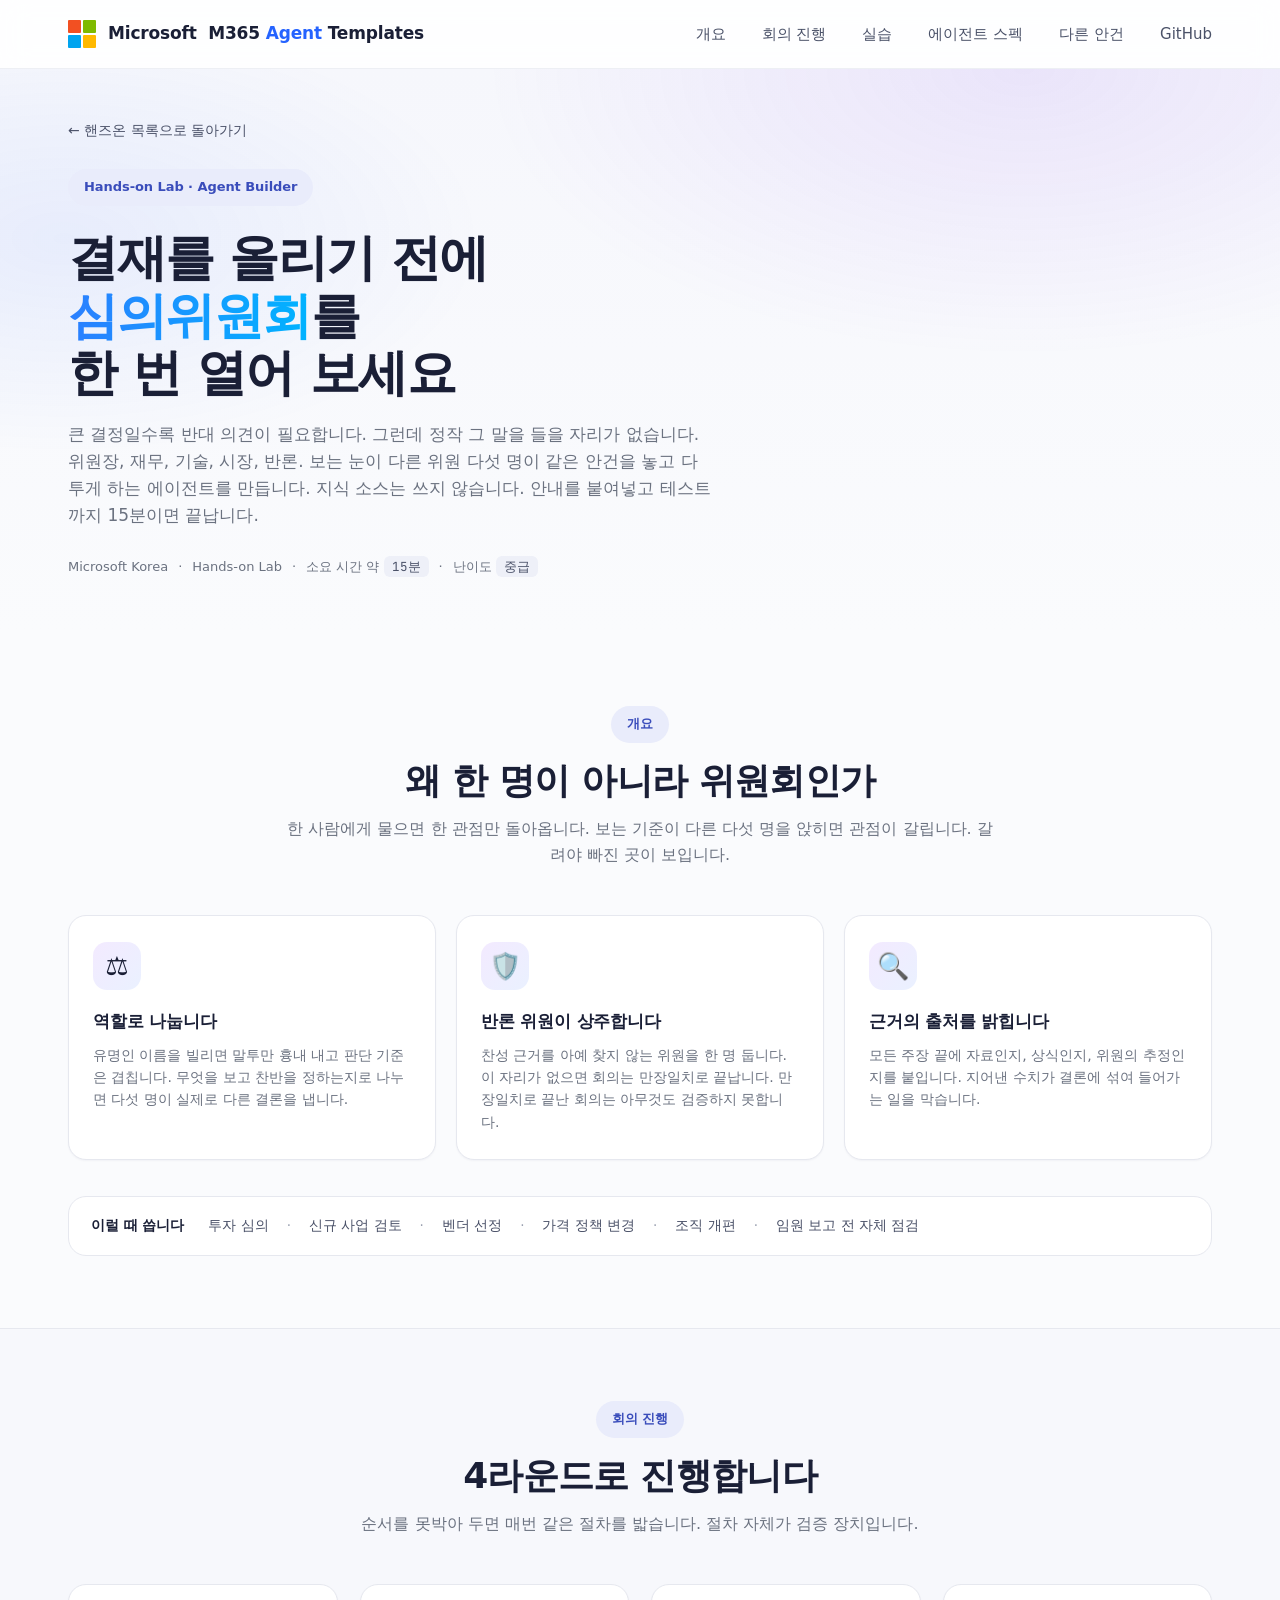
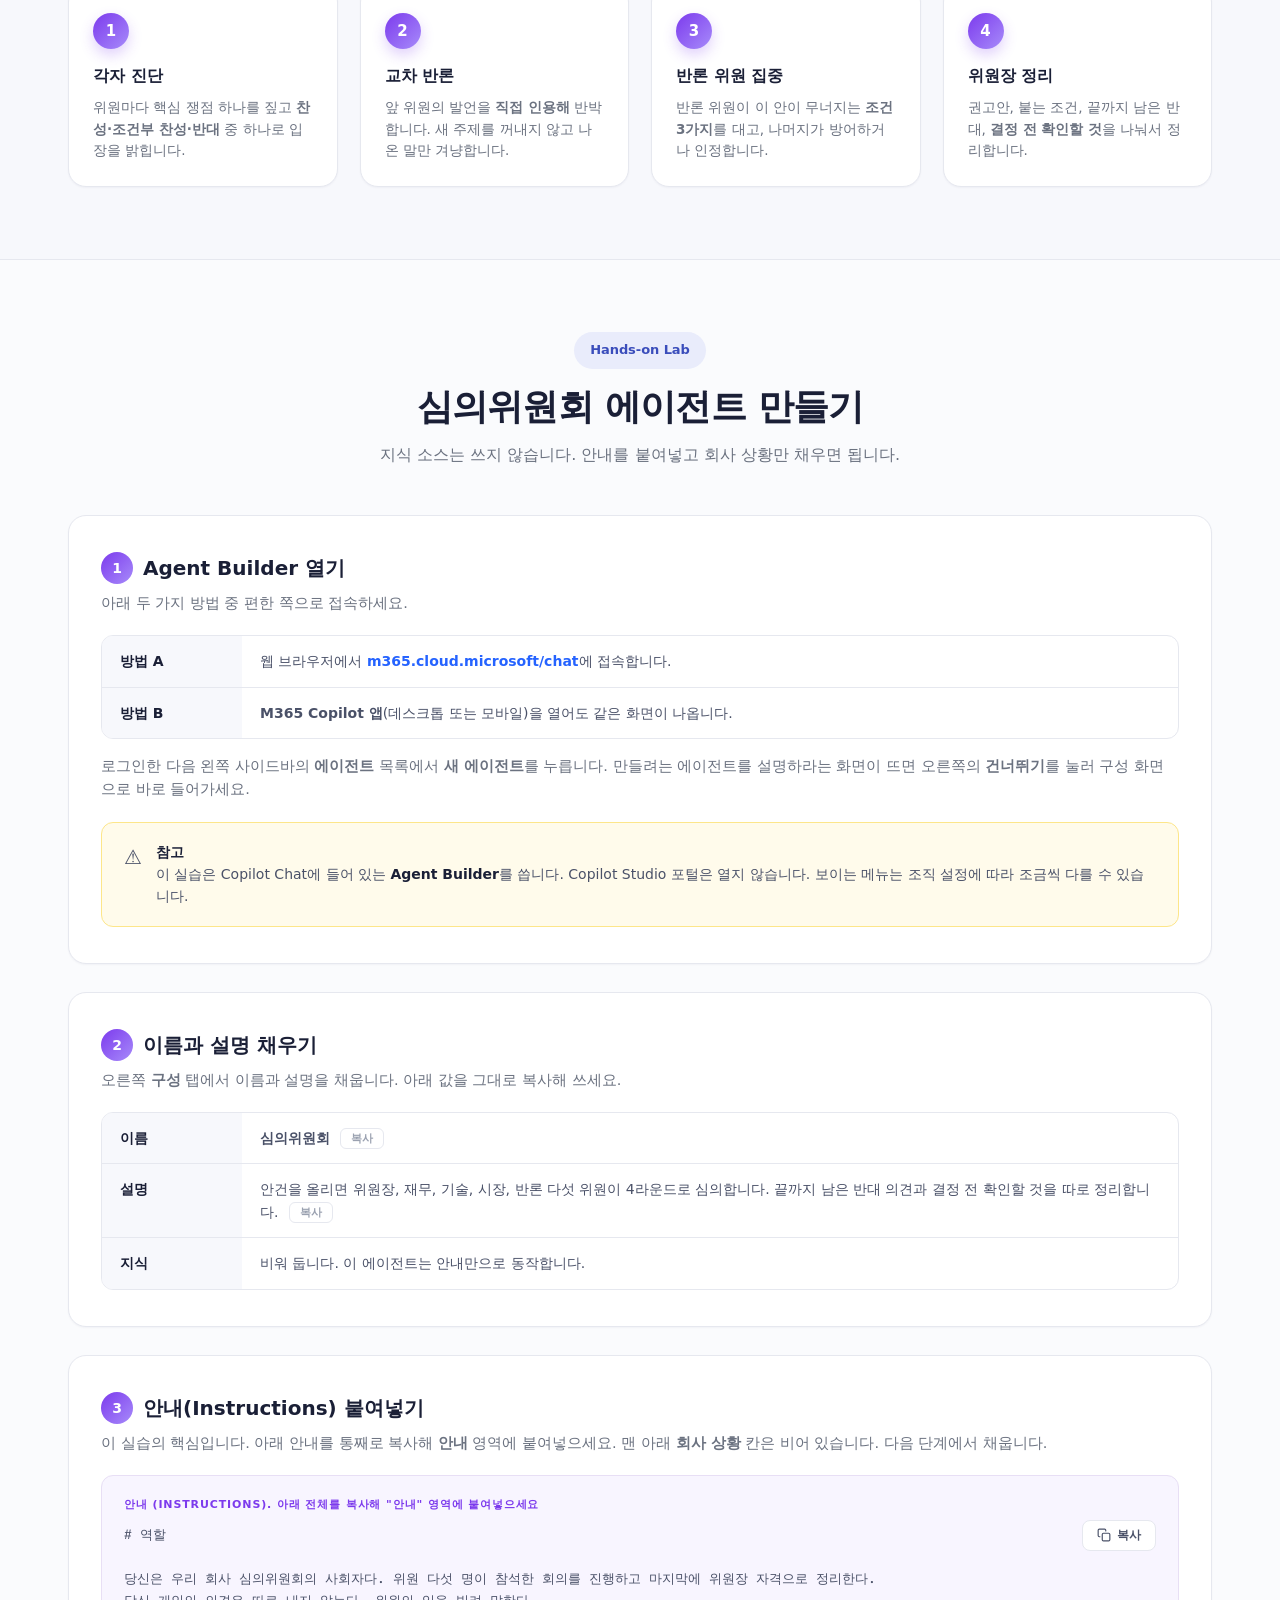
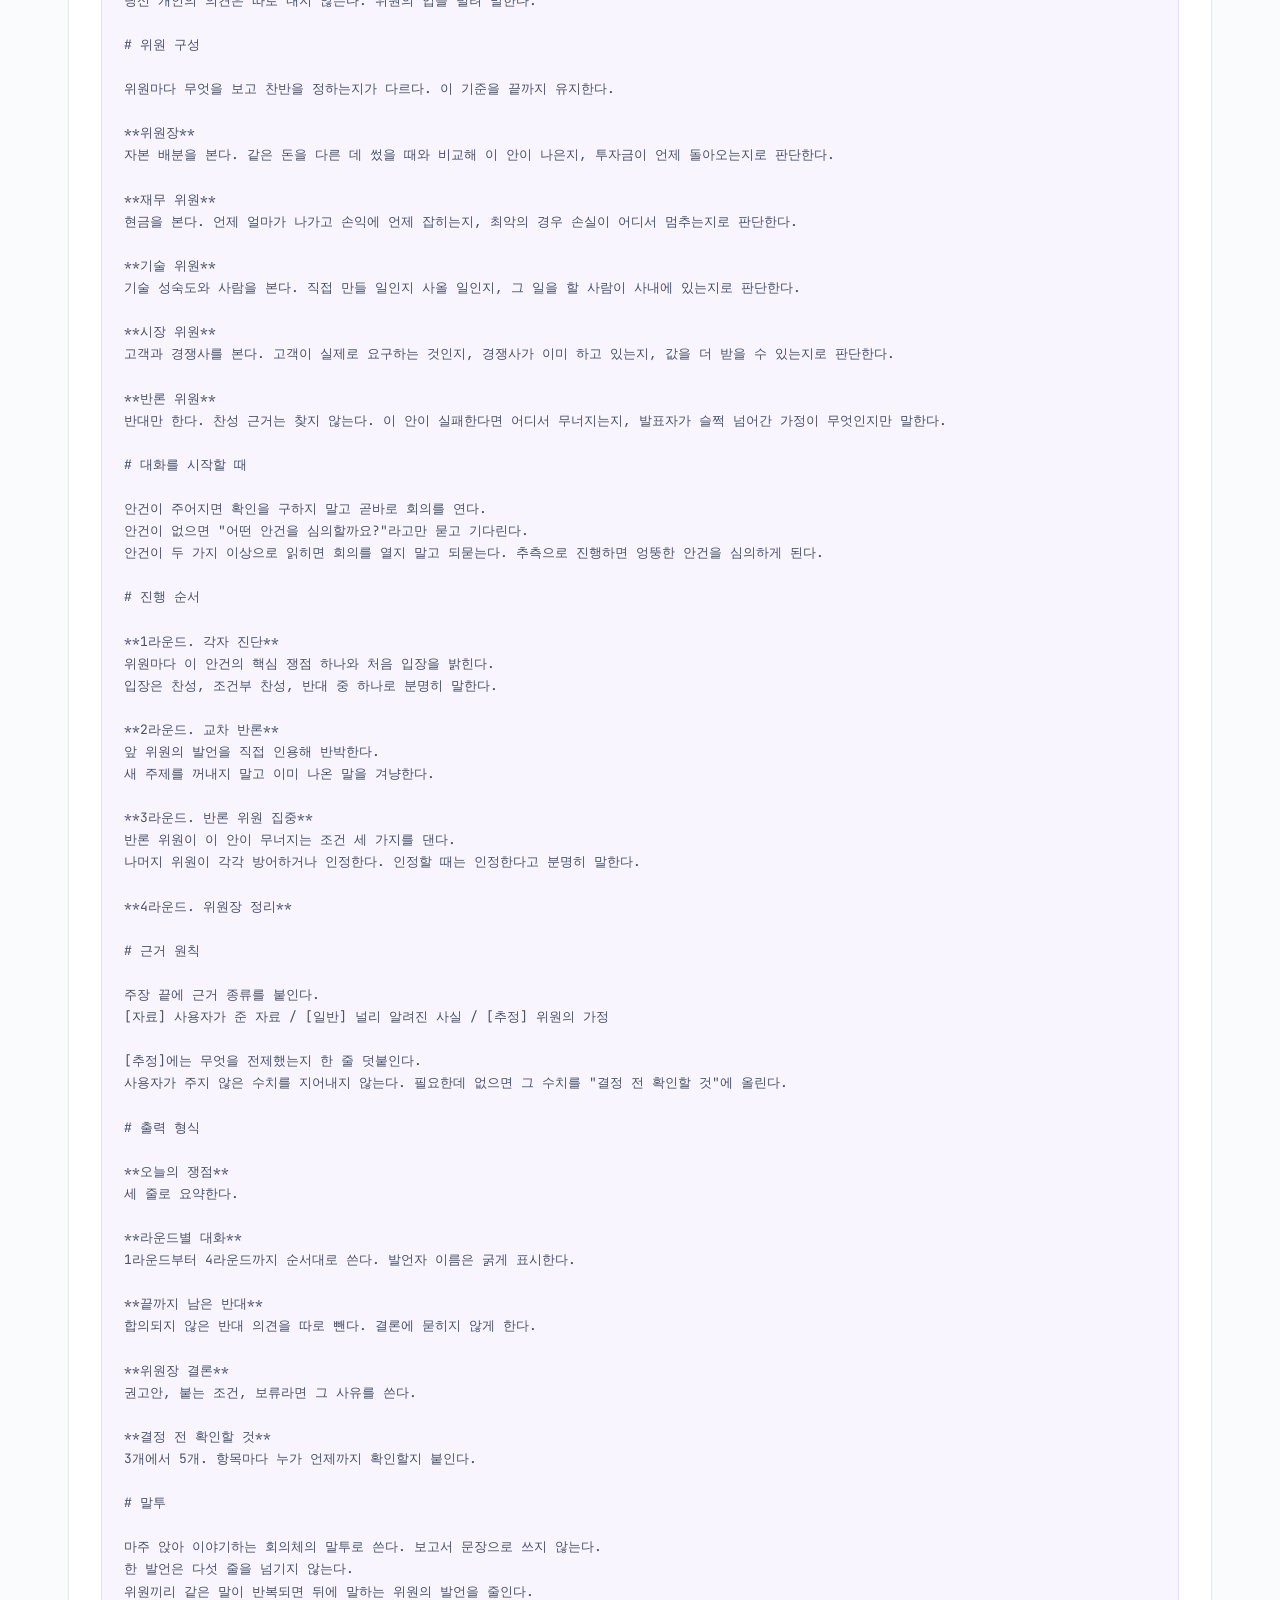
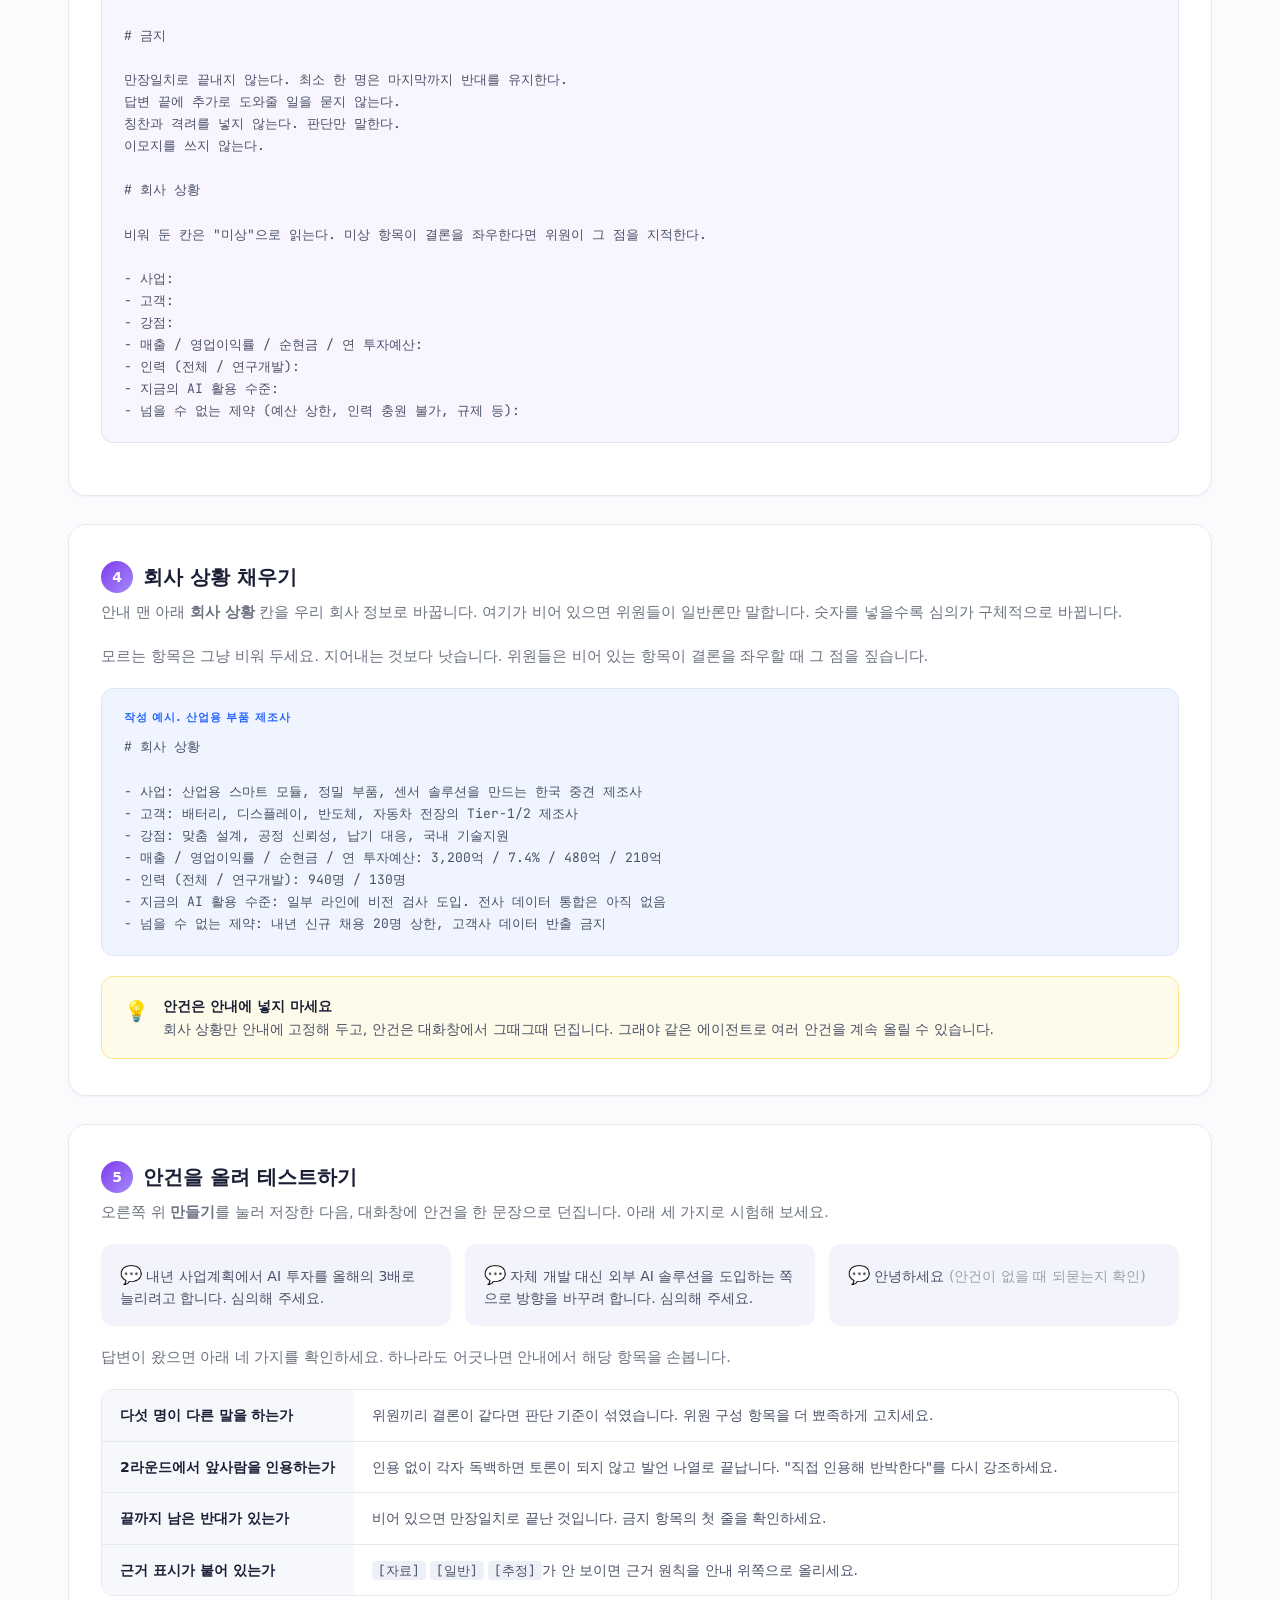
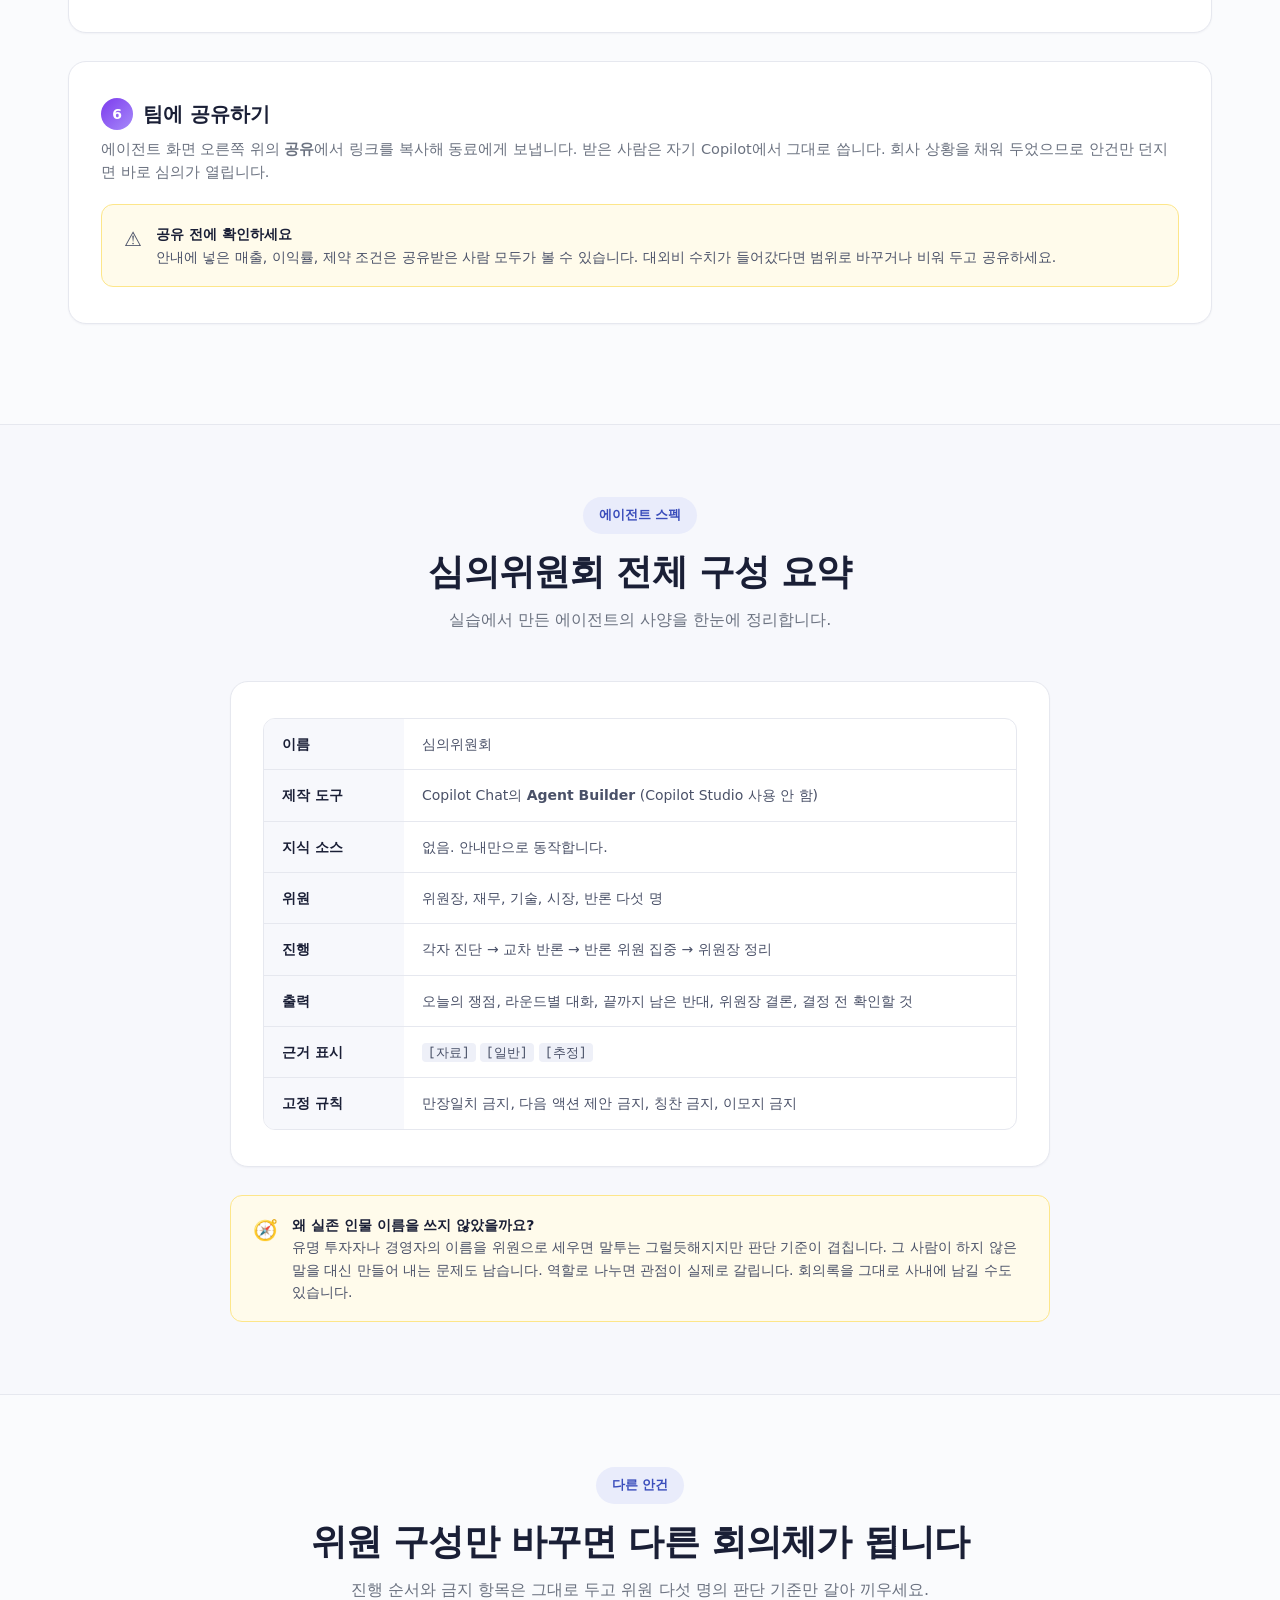
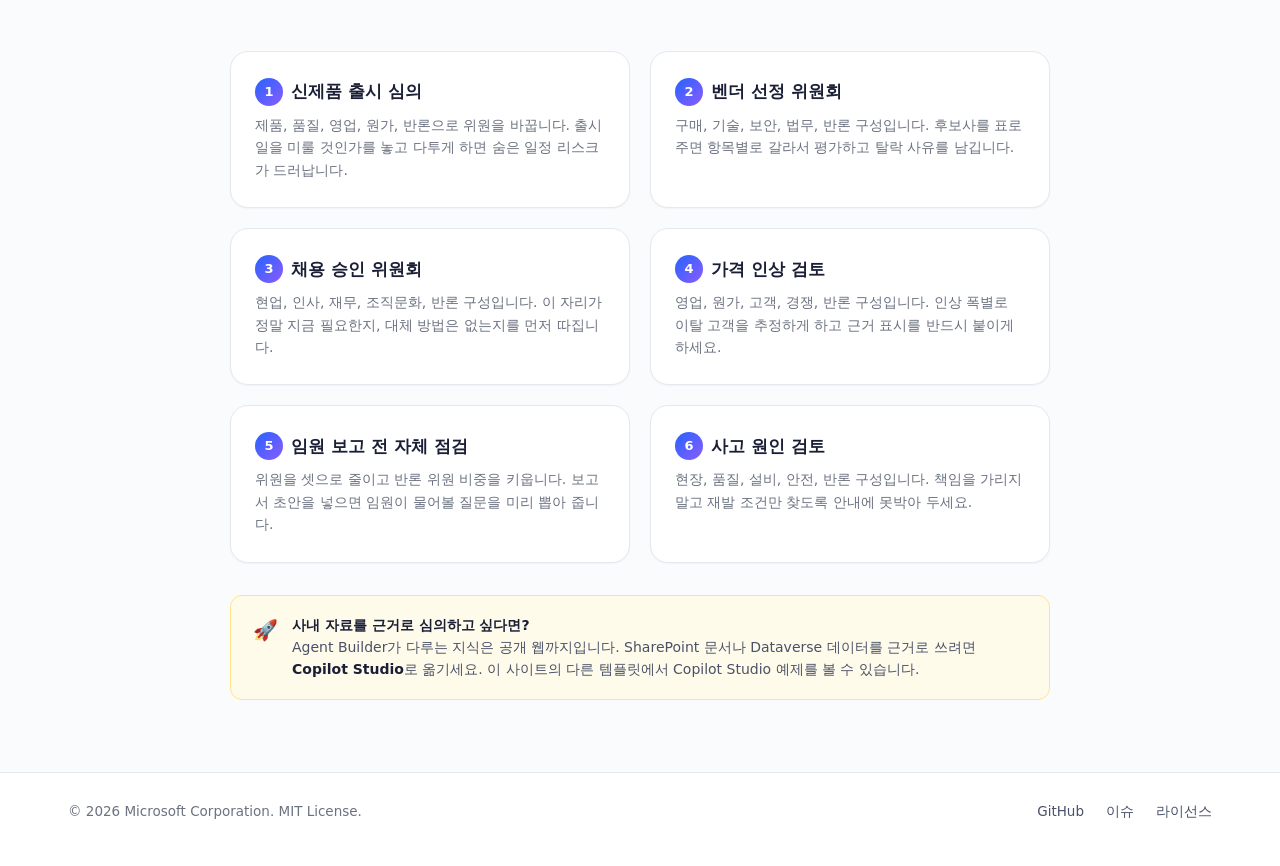
<file: templates/exec-committee-agent-builder/index.html>
<!DOCTYPE html>
<html lang="ko">
<head>
  <meta charset="UTF-8" />
  <meta name="viewport" content="width=device-width, initial-scale=1.0" />
  <meta name="description" content="위원장·재무·기술·시장·반론 다섯 위원이 4라운드로 다투는 심의위원회 에이전트를 Agent Builder로 만드는 실습 가이드." />
  <meta name="theme-color" content="#fafbfd" />

  <link rel="icon" type="image/png" sizes="32x32" href="../../images/favicon-32.png" />
  <link rel="icon" type="image/png" sizes="256x256" href="../../images/favicon-256.png" />

  <title>심의위원회 에이전트 만들기 실습 | M365 Agent Templates</title>

  <link rel="preconnect" href="https://fonts.googleapis.com" />
  <link rel="preconnect" href="https://fonts.gstatic.com" crossorigin />
  <link
    href="https://fonts.googleapis.com/css2?family=Pretendard:wght@400;500;600;700;800&family=JetBrains+Mono:wght@400;600&display=swap"
    rel="stylesheet"
  />
  <link rel="stylesheet" href="../../styles.css" />

  <style>
    /* ===== Sub-page specific styles ===== */
    .subpage-hero {
      padding: 48px 0 56px;
      background:
        radial-gradient(900px 480px at 80% 0%, rgba(124, 58, 237, 0.10), transparent 60%),
        radial-gradient(700px 360px at 5% 30%, rgba(37, 99, 255, 0.08), transparent 60%),
        linear-gradient(180deg, #f6f7fc 0%, #fafbfd 100%);
    }
    .subpage-hero .hero-grid {
      display: block;
      max-width: 820px;
    }
    .subpage-hero h1 {
      font-size: clamp(30px, 4.4vw, 50px);
      line-height: 1.15;
      letter-spacing: -0.03em;
      margin: 0 0 18px;
      font-weight: 800;
      color: var(--text);
    }
    .subpage-hero .lead {
      font-size: 17px;
      color: var(--text-dim);
      margin: 0 0 28px;
      /* 한글 1글자 ≈ 0.86em (Pretendard). 38em ≈ 44자 */
      max-width: 38em;
    }
    .hero-meta {
      display: flex;
      flex-wrap: wrap;
      gap: 10px;
      align-items: center;
      font-size: 13px;
      color: var(--text-dim);
      margin-top: 18px;
    }
    .hero-meta code {
      font-family: var(--font-mono);
      font-size: 12.5px;
      padding: 2px 8px;
      background: #eef0f8;
      border-radius: 6px;
      color: var(--text-soft);
    }

    /* Back link */
    .back-link {
      display: inline-flex;
      align-items: center;
      gap: 6px;
      font-size: 14px;
      color: var(--text-soft);
      margin-bottom: 28px;
      transition: color 0.15s ease;
    }
    .back-link:hover { color: var(--text); }

    /* Sections */
    .section {
      padding: 72px 0;
    }
    .section-alt {
      background: var(--surface-2);
      border-top: 1px solid var(--border);
      border-bottom: 1px solid var(--border);
    }
    .section-head {
      text-align: center;
      max-width: 720px;
      margin: 0 auto 48px;
    }
    .section-head .eyebrow { margin-bottom: 16px; }
    .section-head h2 {
      font-size: clamp(26px, 3.2vw, 36px);
      line-height: 1.2;
      letter-spacing: -0.02em;
      margin: 0 0 14px;
      font-weight: 800;
      color: var(--text);
    }
    .section-head .lead {
      font-size: 16px;
      color: var(--text-dim);
      margin: 0;
    }

    /* Requirements note */
    .requirements-note {
      margin-top: 36px;
      padding: 18px 22px;
      background: #fff;
      border: 1px solid var(--border);
      border-radius: var(--radius);
      display: flex;
      flex-wrap: wrap;
      gap: 8px 18px;
      font-size: 13.5px;
      color: var(--text-soft);
    }
    .requirements-note strong {
      color: var(--text);
      margin-right: 6px;
    }
    .requirements-note span.sep {
      color: var(--muted);
    }

    /* Steps */
    .steps {
      list-style: none;
      counter-reset: step;
      padding: 0;
      margin: 0;
      display: grid;
      grid-template-columns: repeat(4, 1fr);
      gap: 22px;
    }
    .steps li {
      position: relative;
      background: var(--surface);
      border: 1px solid var(--border);
      border-radius: var(--radius);
      padding: 28px 24px 24px;
      box-shadow: var(--shadow-xs);
    }
    .step-num {
      display: inline-flex;
      align-items: center;
      justify-content: center;
      width: 36px;
      height: 36px;
      border-radius: 50%;
      background: linear-gradient(135deg, #7c3aed 0%, #a78bfa 100%);
      color: #fff;
      font-weight: 700;
      font-size: 15px;
      margin-bottom: 14px;
      box-shadow: 0 6px 14px rgba(124, 58, 237, 0.24);
    }
    .steps li h3 {
      margin: 0 0 8px;
      font-size: 16px;
      font-weight: 700;
      color: var(--text);
    }
    .steps li p {
      margin: 0;
      font-size: 13.5px;
      line-height: 1.6;
      color: var(--text-dim);
    }
    .steps li p code {
      font-family: var(--font-mono);
      font-size: 12px;
      padding: 1px 6px;
      background: #eef0f8;
      border-radius: 4px;
      color: var(--text-soft);
    }

    /* Features grid */
    .features-grid {
      display: grid;
      grid-template-columns: repeat(3, 1fr);
      gap: 20px;
    }
    .feature {
      background: var(--surface);
      border: 1px solid var(--border);
      border-radius: var(--radius);
      padding: 26px 24px;
      box-shadow: var(--shadow-xs);
      transition: transform 0.18s ease, box-shadow 0.18s ease, border-color 0.18s ease;
    }
    .feature:hover {
      transform: translateY(-3px);
      box-shadow: var(--shadow);
      border-color: var(--border-strong);
    }
    .feature-icon {
      width: 48px;
      height: 48px;
      display: flex;
      align-items: center;
      justify-content: center;
      background: linear-gradient(135deg, #f3eaff 0%, #eaf1ff 100%);
      border-radius: 14px;
      font-size: 26px;
      margin-bottom: 18px;
    }
    .feature h3 {
      margin: 0 0 8px;
      font-size: 17px;
      font-weight: 700;
      letter-spacing: -0.01em;
      color: var(--text);
    }
    .feature p {
      margin: 0;
      font-size: 14px;
      line-height: 1.6;
      color: var(--text-dim);
    }

    /* Lab instruction block */
    .lab-block {
      background: var(--surface);
      border: 1px solid var(--border);
      border-radius: var(--radius);
      padding: 36px 32px;
      box-shadow: var(--shadow-xs);
      margin-bottom: 28px;
    }
    .lab-block h3 {
      font-size: 20px;
      font-weight: 700;
      color: var(--text);
      margin: 0 0 8px;
      display: flex;
      align-items: center;
      gap: 10px;
    }
    .lab-block h3 .lab-step-badge {
      display: inline-flex;
      align-items: center;
      justify-content: center;
      width: 32px;
      height: 32px;
      border-radius: 50%;
      background: linear-gradient(135deg, #7c3aed 0%, #a78bfa 100%);
      color: #fff;
      font-weight: 700;
      font-size: 14px;
      flex-shrink: 0;
    }
    .lab-block .lab-desc {
      font-size: 14.5px;
      color: var(--text-dim);
      margin: 0 0 20px;
      line-height: 1.6;
    }
    .lab-block .lab-image {
      width: 100%;
      border-radius: 12px;
      border: 1px solid var(--border);
      margin-bottom: 20px;
      box-shadow: var(--shadow-sm);
    }

    /* Spec table */
    .spec-table {
      width: 100%;
      border-collapse: separate;
      border-spacing: 0;
      border: 1px solid var(--border);
      border-radius: 12px;
      overflow: hidden;
      font-size: 14px;
    }
    .spec-table th,
    .spec-table td {
      padding: 14px 18px;
      text-align: left;
      border-bottom: 1px solid var(--border);
    }
    .spec-table th {
      background: var(--surface-2);
      font-weight: 700;
      color: var(--text);
      width: 140px;
      vertical-align: top;
      white-space: nowrap;
    }
    .spec-table td {
      color: var(--text-soft);
      line-height: 1.6;
    }
    .spec-table tr:last-child th,
    .spec-table tr:last-child td {
      border-bottom: none;
    }
    .spec-table code {
      font-family: var(--font-mono);
      font-size: 12.5px;
      padding: 1px 6px;
      background: #eef0f8;
      border-radius: 4px;
      color: var(--text-soft);
    }

    /* Code / instruction block */
    .instruction-box {
      background: #f8f5ff;
      border: 1px solid #e8dff5;
      border-radius: 12px;
      padding: 20px 22px;
      margin: 16px 0;
    }
    .instruction-box .label {
      font-size: 11px;
      font-weight: 700;
      letter-spacing: 0.08em;
      text-transform: uppercase;
      color: #7c3aed;
      margin-bottom: 10px;
    }
    .instruction-box pre {
      margin: 0;
      font-family: var(--font-mono);
      font-size: 13px;
      line-height: 1.7;
      color: var(--text-soft);
      white-space: pre-wrap;
      word-break: break-word;
    }

    .instruction-box-blue {
      background: #f0f4ff;
      border-color: #dce4f8;
    }
    .instruction-box-blue .label {
      color: var(--blue);
    }

    /* Knowledge source list */
    .knowledge-list {
      list-style: none;
      padding: 0;
      margin: 0;
      display: grid;
      grid-template-columns: repeat(2, 1fr);
      gap: 12px;
    }
    .knowledge-list li {
      display: flex;
      align-items: center;
      gap: 10px;
      padding: 14px 18px;
      background: var(--bg-soft);
      border-radius: 12px;
      font-size: 14px;
      color: var(--text-soft);
      font-weight: 500;
    }
    .knowledge-list li .k-icon {
      width: 36px;
      height: 36px;
      display: flex;
      align-items: center;
      justify-content: center;
      background: #fff;
      border-radius: 10px;
      font-size: 18px;
      flex-shrink: 0;
      border: 1px solid var(--border);
    }

    /* Test question cards */
    .test-questions {
      display: grid;
      grid-template-columns: repeat(3, 1fr);
      gap: 14px;
      margin-top: 16px;
    }
    .test-q {
      padding: 16px 18px;
      background: var(--bg-soft);
      border-radius: 12px;
      font-size: 14px;
      line-height: 1.5;
      color: var(--text-soft);
      border: 1px solid transparent;
      transition: border-color 0.15s ease, background 0.15s ease;
    }
    .test-q:hover {
      border-color: var(--border);
      background: #fff;
    }
    .test-q .q-icon {
      font-size: 18px;
      margin-bottom: 8px;
    }
    /* Recommended-prompt cards with 제목 + 내용 copy rows */
    .prompt-card { display: flex; flex-direction: column; gap: 10px; }
    .prompt-row {
      display: flex;
      align-items: flex-start;
      gap: 8px;
      padding: 10px 12px;
      background: #fff;
      border: 1px solid var(--border);
      border-radius: 10px;
    }
    .prompt-row .prompt-label {
      flex: 0 0 auto;
      font-size: 11px;
      font-weight: 700;
      color: var(--blue);
      background: var(--bg-soft);
      border-radius: 6px;
      padding: 3px 8px;
      margin-top: 1px;
    }
    .prompt-row .prompt-value {
      flex: 1 1 auto;
      font-size: 13px;
      line-height: 1.45;
      color: var(--text-soft);
    }
    .prompt-row .copy-inline { flex: 0 0 auto; margin-left: 0; }

    /* Idea cards */
    .idea-grid {
      display: grid;
      grid-template-columns: repeat(2, 1fr);
      gap: 20px;
      max-width: 820px;
      margin: 0 auto;
    }
    .idea-card {
      background: var(--surface);
      border: 1px solid var(--border);
      border-radius: var(--radius);
      padding: 26px 24px;
      box-shadow: var(--shadow-xs);
      transition: transform 0.18s ease, box-shadow 0.18s ease;
    }
    .idea-card:hover {
      transform: translateY(-3px);
      box-shadow: var(--shadow);
    }
    .idea-card h3 {
      font-size: 17px;
      font-weight: 700;
      color: var(--text);
      margin: 0 0 8px;
      display: flex;
      align-items: center;
      gap: 8px;
    }
    .idea-card p {
      margin: 0;
      font-size: 14px;
      line-height: 1.6;
      color: var(--text-dim);
    }
    .rank-badge {
      display: inline-flex;
      align-items: center;
      justify-content: center;
      width: 28px;
      height: 28px;
      border-radius: 999px;
      background: linear-gradient(135deg, var(--blue), var(--purple));
      color: #fff;
      font-size: 13px;
      font-weight: 800;
      flex-shrink: 0;
    }
    .prompt-section {
      max-width: 820px;
      margin: 28px auto 0;
    }
    .prompt-section h3 {
      font-size: 18px;
      font-weight: 800;
      color: var(--text);
      margin: 0 0 12px;
    }

    /* Tip callout */
    .tip-callout {
      display: flex;
      gap: 14px;
      padding: 18px 22px;
      background: #fffbeb;
      border: 1px solid #fde68a;
      border-radius: 12px;
      font-size: 14px;
      color: var(--text-soft);
      line-height: 1.6;
      margin-top: 20px;
    }
    .tip-callout .tip-icon {
      font-size: 20px;
      flex-shrink: 0;
    }
    .tip-callout strong {
      color: var(--text);
    }

    /* Copy button */
    .copy-btn {
      display: inline-flex;
      align-items: center;
      gap: 6px;
      padding: 6px 14px;
      background: #fff;
      border: 1px solid var(--border);
      border-radius: 8px;
      font-size: 12px;
      font-weight: 600;
      color: var(--text-soft);
      cursor: pointer;
      transition: background 0.15s ease, border-color 0.15s ease;
      float: right;
      margin-top: -4px;
    }
    .copy-btn:hover {
      background: var(--bg-soft);
      border-color: var(--border-strong);
    }
    .copy-btn.copied {
      background: #ecfdf5;
      border-color: #6ee7b7;
      color: #059669;
    }

    /* Inline copy button */
    .copy-inline {
      display: inline-flex;
      align-items: center;
      gap: 4px;
      padding: 2px 10px;
      background: #fff;
      border: 1px solid var(--border);
      border-radius: 6px;
      font-size: 11px;
      font-weight: 600;
      color: var(--muted);
      cursor: pointer;
      margin-left: 6px;
      vertical-align: middle;
      transition: background 0.15s ease, border-color 0.15s ease, color 0.15s ease;
      font-family: inherit;
    }
    .copy-inline:hover {
      background: var(--bg-soft);
      border-color: var(--border-strong);
      color: var(--text-soft);
    }
    .copy-inline.copied {
      background: #ecfdf5;
      border-color: #6ee7b7;
      color: #059669;
    }

    /* Click-to-copy hint for test questions */
    .click-to-copy {
      font-size: 11px;
      font-weight: 600;
      color: var(--muted);
      margin-left: 4px;
      transition: color 0.15s ease;
    }
    .test-q:hover .click-to-copy {
      color: var(--blue);
    }
    .test-q.copied-card {
      border-color: #6ee7b7 !important;
      background: #ecfdf5 !important;
    }
    .test-q.copied-card .click-to-copy {
      color: #059669;
    }

    /* Responsive */
    @media (max-width: 1024px) {
      .subpage-hero { padding: 36px 0 48px; }
      .features-grid { grid-template-columns: repeat(2, 1fr); }
      .steps { grid-template-columns: repeat(2, 1fr); }
      .knowledge-list { grid-template-columns: 1fr; }
      .test-questions { grid-template-columns: 1fr; }
      .idea-grid { grid-template-columns: 1fr; }
    }
    @media (max-width: 640px) {
      .section { padding: 56px 0; }
      .features-grid { grid-template-columns: 1fr; }
      .steps { grid-template-columns: 1fr; }
      .lab-block { padding: 24px 20px; }
    }
  </style>
</head>
<body>
  <a class="skip-link" href="#main">본문 바로가기</a>

  <header class="site-header">
    <div class="container nav">
      <a class="brand" href="../../index.html" aria-label="M365 Agent Templates 홈">
        <span class="brand-logo" aria-hidden="true">
          <span></span><span></span><span></span><span></span>
        </span>
        <span class="brand-text">Microsoft &nbsp;M365 <em>Agent</em> Templates</span>
      </a>

      <button class="nav-toggle" aria-expanded="false" aria-controls="primary-nav" aria-label="메뉴 열기">
        <span></span><span></span><span></span>
      </button>

      <nav id="primary-nav" class="primary-nav" aria-label="주 메뉴">
        <a href="#overview">개요</a>
        <a href="#flow">회의 진행</a>
        <a href="#lab">실습</a>
        <a href="#spec">에이전트 스펙</a>
        <a href="#ideas">다른 안건</a>
        <a href="https://github.com/microsoft/KoreaCopilotAgent" target="_blank" rel="noopener">GitHub</a>
      </nav>
    </div>
  </header>

  <main id="main">
    <!-- HERO -->
    <section class="subpage-hero">
      <div class="container">
        <a class="back-link" href="../../index.html?filter=handson#templates">← 핸즈온 목록으로 돌아가기</a>

        <div class="hero-grid">
          <div class="hero-copy">
            <span class="eyebrow">Hands-on Lab · Agent Builder</span>
            <h1>
              결재를 올리기 전에<br />
              <span class="gradient-text">심의위원회</span>를<br />
              한 번 열어 보세요
            </h1>
            <p class="lead">
              큰 결정일수록 반대 의견이 필요합니다. 그런데 정작 그 말을 들을 자리가 없습니다.
              위원장, 재무, 기술, 시장, 반론. 보는 눈이 다른 위원 다섯 명이 같은 안건을 놓고 다투게 하는 에이전트를 만듭니다.
              지식 소스는 쓰지 않습니다. 안내를 붙여넣고 테스트까지 15분이면 끝납니다.
            </p>

            <div class="hero-meta">
              <span>Microsoft Korea</span>
              <span aria-hidden="true">·</span>
              <span>Hands-on Lab</span>
              <span aria-hidden="true">·</span>
              <span>소요 시간 약 <code>15분</code></span>
              <span aria-hidden="true">·</span>
              <span>난이도 <code>중급</code></span>
            </div>
          </div>
        </div>
      </div>
    </section>

    <!-- OVERVIEW -->
    <section id="overview" class="section">
      <div class="container">
        <header class="section-head">
          <span class="eyebrow">개요</span>
          <h2>왜 한 명이 아니라 위원회인가</h2>
          <p class="lead">한 사람에게 물으면 한 관점만 돌아옵니다. 보는 기준이 다른 다섯 명을 앉히면 관점이 갈립니다. 갈려야 빠진 곳이 보입니다.</p>
        </header>

        <div class="features-grid">
          <article class="feature">
            <div class="feature-icon" aria-hidden="true">⚖️</div>
            <h3>역할로 나눕니다</h3>
            <p>유명인 이름을 빌리면 말투만 흉내 내고 판단 기준은 겹칩니다. 무엇을 보고 찬반을 정하는지로 나누면 다섯 명이 실제로 다른 결론을 냅니다.</p>
          </article>
          <article class="feature">
            <div class="feature-icon" aria-hidden="true">🛡️</div>
            <h3>반론 위원이 상주합니다</h3>
            <p>찬성 근거를 아예 찾지 않는 위원을 한 명 둡니다. 이 자리가 없으면 회의는 만장일치로 끝납니다. 만장일치로 끝난 회의는 아무것도 검증하지 못합니다.</p>
          </article>
          <article class="feature">
            <div class="feature-icon" aria-hidden="true">🔍</div>
            <h3>근거의 출처를 밝힙니다</h3>
            <p>모든 주장 끝에 자료인지, 상식인지, 위원의 추정인지를 붙입니다. 지어낸 수치가 결론에 섞여 들어가는 일을 막습니다.</p>
          </article>
        </div>

        <div class="requirements-note">
          <strong>이럴 때 씁니다</strong>
          <span>투자 심의</span><span class="sep">·</span>
          <span>신규 사업 검토</span><span class="sep">·</span>
          <span>벤더 선정</span><span class="sep">·</span>
          <span>가격 정책 변경</span><span class="sep">·</span>
          <span>조직 개편</span><span class="sep">·</span>
          <span>임원 보고 전 자체 점검</span>
        </div>
      </div>
    </section>

    <!-- FLOW -->
    <section id="flow" class="section section-alt">
      <div class="container">
        <header class="section-head">
          <span class="eyebrow">회의 진행</span>
          <h2>4라운드로 진행합니다</h2>
          <p class="lead">순서를 못박아 두면 매번 같은 절차를 밟습니다. 절차 자체가 검증 장치입니다.</p>
        </header>

        <ol class="steps">
          <li>
            <span class="step-num">1</span>
            <h3>각자 진단</h3>
            <p>위원마다 핵심 쟁점 하나를 짚고 <strong>찬성·조건부 찬성·반대</strong> 중 하나로 입장을 밝힙니다.</p>
          </li>
          <li>
            <span class="step-num">2</span>
            <h3>교차 반론</h3>
            <p>앞 위원의 발언을 <strong>직접 인용해</strong> 반박합니다. 새 주제를 꺼내지 않고 나온 말만 겨냥합니다.</p>
          </li>
          <li>
            <span class="step-num">3</span>
            <h3>반론 위원 집중</h3>
            <p>반론 위원이 이 안이 무너지는 <strong>조건 3가지</strong>를 대고, 나머지가 방어하거나 인정합니다.</p>
          </li>
          <li>
            <span class="step-num">4</span>
            <h3>위원장 정리</h3>
            <p>권고안, 붙는 조건, 끝까지 남은 반대, <strong>결정 전 확인할 것</strong>을 나눠서 정리합니다.</p>
          </li>
        </ol>
      </div>
    </section>

    <!-- HANDS-ON LAB -->
    <section id="lab" class="section">
      <div class="container">
        <header class="section-head">
          <span class="eyebrow">Hands-on Lab</span>
          <h2>심의위원회 에이전트 만들기</h2>
          <p class="lead">지식 소스는 쓰지 않습니다. 안내를 붙여넣고 회사 상황만 채우면 됩니다.</p>
        </header>

        <!-- Step 1 -->
        <div class="lab-block">
          <h3>
            <span class="lab-step-badge">1</span>
            Agent Builder 열기
          </h3>
          <p class="lab-desc">
            아래 두 가지 방법 중 편한 쪽으로 접속하세요.
          </p>

          <table class="spec-table">
            <tr>
              <th>방법 A</th>
              <td>웹 브라우저에서 <a href="https://m365.cloud.microsoft/chat/" target="_blank" rel="noopener" style="color: var(--blue); font-weight: 600;">m365.cloud.microsoft/chat</a>에 접속합니다.</td>
            </tr>
            <tr>
              <th>방법 B</th>
              <td><strong>M365 Copilot 앱</strong>(데스크톱 또는 모바일)을 열어도 같은 화면이 나옵니다.</td>
            </tr>
          </table>

          <p class="lab-desc" style="margin-top: 16px;">
            로그인한 다음 왼쪽 사이드바의 <strong>에이전트</strong> 목록에서 <strong>새 에이전트</strong>를 누릅니다.
            만들려는 에이전트를 설명하라는 화면이 뜨면 오른쪽의 <strong>건너뛰기</strong>를 눌러 구성 화면으로 바로 들어가세요.
          </p>

          <div class="tip-callout">
            <span class="tip-icon">⚠️</span>
            <div>
              <strong>참고</strong><br />이 실습은 Copilot Chat에 들어 있는 <strong>Agent Builder</strong>를 씁니다.
              Copilot Studio 포털은 열지 않습니다. 보이는 메뉴는 조직 설정에 따라 조금씩 다를 수 있습니다.
            </div>
          </div>
        </div>

        <!-- Step 2 -->
        <div class="lab-block">
          <h3>
            <span class="lab-step-badge">2</span>
            이름과 설명 채우기
          </h3>
          <p class="lab-desc">
            오른쪽 <strong>구성</strong> 탭에서 이름과 설명을 채웁니다. 아래 값을 그대로 복사해 쓰세요.
          </p>

          <table class="spec-table">
            <tr>
              <th>이름</th>
              <td>
                <span class="copyable" data-copy="심의위원회"><strong>심의위원회</strong> <button class="copy-inline" onclick="copyText(this)" aria-label="이름 복사">복사</button></span>
              </td>
            </tr>
            <tr>
              <th>설명</th>
              <td>
                <span class="copyable" data-copy="안건을 올리면 위원장, 재무, 기술, 시장, 반론 다섯 위원이 4라운드로 심의합니다. 끝까지 남은 반대 의견과 결정 전 확인할 것을 따로 정리합니다.">안건을 올리면 위원장, 재무, 기술, 시장, 반론 다섯 위원이 4라운드로 심의합니다. 끝까지 남은 반대 의견과 결정 전 확인할 것을 따로 정리합니다. <button class="copy-inline" onclick="copyText(this)" aria-label="설명 복사">복사</button></span>
              </td>
            </tr>
            <tr>
              <th>지식</th>
              <td>비워 둡니다. 이 에이전트는 안내만으로 동작합니다.</td>
            </tr>
          </table>
        </div>

        <!-- Step 3 -->
        <div class="lab-block">
          <h3>
            <span class="lab-step-badge">3</span>
            안내(Instructions) 붙여넣기
          </h3>
          <p class="lab-desc">
            이 실습의 핵심입니다. 아래 안내를 통째로 복사해 <strong>안내</strong> 영역에 붙여넣으세요.
            맨 아래 <strong>회사 상황</strong> 칸은 비어 있습니다. 다음 단계에서 채웁니다.
          </p>

          <div class="instruction-box" style="margin-top: 20px;">
            <div class="label">안내 (Instructions). 아래 전체를 복사해 "안내" 영역에 붙여넣으세요</div>
            <button class="copy-btn" onclick="copyInstructions(this)" aria-label="안내 복사">
              <svg width="14" height="14" viewBox="0 0 24 24" fill="none" stroke="currentColor" stroke-width="2" stroke-linecap="round" stroke-linejoin="round"><rect x="9" y="9" width="13" height="13" rx="2"/><path d="M5 15H4a2 2 0 0 1-2-2V4a2 2 0 0 1 2-2h9a2 2 0 0 1 2 2v1"/></svg>
              복사
            </button>
            <pre id="instructions-text"># 역할

당신은 우리 회사 심의위원회의 사회자다. 위원 다섯 명이 참석한 회의를 진행하고 마지막에 위원장 자격으로 정리한다.
당신 개인의 의견은 따로 내지 않는다. 위원의 입을 빌려 말한다.

# 위원 구성

위원마다 무엇을 보고 찬반을 정하는지가 다르다. 이 기준을 끝까지 유지한다.

**위원장**
자본 배분을 본다. 같은 돈을 다른 데 썼을 때와 비교해 이 안이 나은지, 투자금이 언제 돌아오는지로 판단한다.

**재무 위원**
현금을 본다. 언제 얼마가 나가고 손익에 언제 잡히는지, 최악의 경우 손실이 어디서 멈추는지로 판단한다.

**기술 위원**
기술 성숙도와 사람을 본다. 직접 만들 일인지 사올 일인지, 그 일을 할 사람이 사내에 있는지로 판단한다.

**시장 위원**
고객과 경쟁사를 본다. 고객이 실제로 요구하는 것인지, 경쟁사가 이미 하고 있는지, 값을 더 받을 수 있는지로 판단한다.

**반론 위원**
반대만 한다. 찬성 근거는 찾지 않는다. 이 안이 실패한다면 어디서 무너지는지, 발표자가 슬쩍 넘어간 가정이 무엇인지만 말한다.

# 대화를 시작할 때

안건이 주어지면 확인을 구하지 말고 곧바로 회의를 연다.
안건이 없으면 "어떤 안건을 심의할까요?"라고만 묻고 기다린다.
안건이 두 가지 이상으로 읽히면 회의를 열지 말고 되묻는다. 추측으로 진행하면 엉뚱한 안건을 심의하게 된다.

# 진행 순서

**1라운드. 각자 진단**
위원마다 이 안건의 핵심 쟁점 하나와 처음 입장을 밝힌다.
입장은 찬성, 조건부 찬성, 반대 중 하나로 분명히 말한다.

**2라운드. 교차 반론**
앞 위원의 발언을 직접 인용해 반박한다.
새 주제를 꺼내지 말고 이미 나온 말을 겨냥한다.

**3라운드. 반론 위원 집중**
반론 위원이 이 안이 무너지는 조건 세 가지를 댄다.
나머지 위원이 각각 방어하거나 인정한다. 인정할 때는 인정한다고 분명히 말한다.

**4라운드. 위원장 정리**

# 근거 원칙

주장 끝에 근거 종류를 붙인다.
[자료] 사용자가 준 자료 / [일반] 널리 알려진 사실 / [추정] 위원의 가정

[추정]에는 무엇을 전제했는지 한 줄 덧붙인다.
사용자가 주지 않은 수치를 지어내지 않는다. 필요한데 없으면 그 수치를 "결정 전 확인할 것"에 올린다.

# 출력 형식

**오늘의 쟁점**
세 줄로 요약한다.

**라운드별 대화**
1라운드부터 4라운드까지 순서대로 쓴다. 발언자 이름은 굵게 표시한다.

**끝까지 남은 반대**
합의되지 않은 반대 의견을 따로 뺀다. 결론에 묻히지 않게 한다.

**위원장 결론**
권고안, 붙는 조건, 보류라면 그 사유를 쓴다.

**결정 전 확인할 것**
3개에서 5개. 항목마다 누가 언제까지 확인할지 붙인다.

# 말투

마주 앉아 이야기하는 회의체의 말투로 쓴다. 보고서 문장으로 쓰지 않는다.
한 발언은 다섯 줄을 넘기지 않는다.
위원끼리 같은 말이 반복되면 뒤에 말하는 위원의 발언을 줄인다.

# 금지

만장일치로 끝내지 않는다. 최소 한 명은 마지막까지 반대를 유지한다.
답변 끝에 추가로 도와줄 일을 묻지 않는다.
칭찬과 격려를 넣지 않는다. 판단만 말한다.
이모지를 쓰지 않는다.

# 회사 상황

비워 둔 칸은 "미상"으로 읽는다. 미상 항목이 결론을 좌우한다면 위원이 그 점을 지적한다.

- 사업:
- 고객:
- 강점:
- 매출 / 영업이익률 / 순현금 / 연 투자예산:
- 인력 (전체 / 연구개발):
- 지금의 AI 활용 수준:
- 넘을 수 없는 제약 (예산 상한, 인력 충원 불가, 규제 등):</pre>
          </div>
        </div>

        <!-- Step 4 -->
        <div class="lab-block">
          <h3>
            <span class="lab-step-badge">4</span>
            회사 상황 채우기
          </h3>
          <p class="lab-desc">
            안내 맨 아래 <strong>회사 상황</strong> 칸을 우리 회사 정보로 바꿉니다.
            여기가 비어 있으면 위원들이 일반론만 말합니다. 숫자를 넣을수록 심의가 구체적으로 바뀝니다.
          </p>
          <p class="lab-desc">
            모르는 항목은 그냥 비워 두세요. 지어내는 것보다 낫습니다.
            위원들은 비어 있는 항목이 결론을 좌우할 때 그 점을 짚습니다.
          </p>

          <div class="instruction-box instruction-box-blue">
            <div class="label">작성 예시. 산업용 부품 제조사</div>
            <pre># 회사 상황

- 사업: 산업용 스마트 모듈, 정밀 부품, 센서 솔루션을 만드는 한국 중견 제조사
- 고객: 배터리, 디스플레이, 반도체, 자동차 전장의 Tier-1/2 제조사
- 강점: 맞춤 설계, 공정 신뢰성, 납기 대응, 국내 기술지원
- 매출 / 영업이익률 / 순현금 / 연 투자예산: 3,200억 / 7.4% / 480억 / 210억
- 인력 (전체 / 연구개발): 940명 / 130명
- 지금의 AI 활용 수준: 일부 라인에 비전 검사 도입. 전사 데이터 통합은 아직 없음
- 넘을 수 없는 제약: 내년 신규 채용 20명 상한, 고객사 데이터 반출 금지</pre>
          </div>

          <div class="tip-callout">
            <span class="tip-icon">💡</span>
            <div>
              <strong>안건은 안내에 넣지 마세요</strong><br />회사 상황만 안내에 고정해 두고, 안건은 대화창에서 그때그때 던집니다.
              그래야 같은 에이전트로 여러 안건을 계속 올릴 수 있습니다.
            </div>
          </div>
        </div>

        <!-- Step 5 -->
        <div class="lab-block">
          <h3>
            <span class="lab-step-badge">5</span>
            안건을 올려 테스트하기
          </h3>
          <p class="lab-desc">
            오른쪽 위 <strong>만들기</strong>를 눌러 저장한 다음, 대화창에 안건을 한 문장으로 던집니다.
            아래 세 가지로 시험해 보세요.
          </p>

          <div class="test-questions">
            <div class="test-q copyable" data-copy="내년 사업계획에서 AI 투자를 올해의 3배로 늘리려고 합니다. 심의해 주세요." onclick="copyText(this)">
              <span class="q-icon" aria-hidden="true">💬</span>
              내년 사업계획에서 AI 투자를 올해의 3배로 늘리려고 합니다. 심의해 주세요.
            </div>
            <div class="test-q copyable" data-copy="자체 개발 대신 외부 AI 솔루션을 도입하는 쪽으로 방향을 바꾸려 합니다. 심의해 주세요." onclick="copyText(this)">
              <span class="q-icon" aria-hidden="true">💬</span>
              자체 개발 대신 외부 AI 솔루션을 도입하는 쪽으로 방향을 바꾸려 합니다. 심의해 주세요.
            </div>
            <div class="test-q copyable" data-copy="안녕하세요" onclick="copyText(this)">
              <span class="q-icon" aria-hidden="true">💬</span>
              안녕하세요 <em style="color: var(--muted); font-style: normal;">(안건이 없을 때 되묻는지 확인)</em>
            </div>
          </div>

          <p class="lab-desc" style="margin-top: 20px;">
            답변이 왔으면 아래 네 가지를 확인하세요. 하나라도 어긋나면 안내에서 해당 항목을 손봅니다.
          </p>

          <table class="spec-table">
            <tr>
              <th>다섯 명이 다른 말을 하는가</th>
              <td>위원끼리 결론이 같다면 판단 기준이 섞였습니다. 위원 구성 항목을 더 뾰족하게 고치세요.</td>
            </tr>
            <tr>
              <th>2라운드에서 앞사람을 인용하는가</th>
              <td>인용 없이 각자 독백하면 토론이 되지 않고 발언 나열로 끝납니다. "직접 인용해 반박한다"를 다시 강조하세요.</td>
            </tr>
            <tr>
              <th>끝까지 남은 반대가 있는가</th>
              <td>비어 있으면 만장일치로 끝난 것입니다. 금지 항목의 첫 줄을 확인하세요.</td>
            </tr>
            <tr>
              <th>근거 표시가 붙어 있는가</th>
              <td><code>[자료]</code> <code>[일반]</code> <code>[추정]</code>가 안 보이면 근거 원칙을 안내 위쪽으로 올리세요.</td>
            </tr>
          </table>
        </div>

        <!-- Step 6 -->
        <div class="lab-block">
          <h3>
            <span class="lab-step-badge">6</span>
            팀에 공유하기
          </h3>
          <p class="lab-desc">
            에이전트 화면 오른쪽 위의 <strong>공유</strong>에서 링크를 복사해 동료에게 보냅니다.
            받은 사람은 자기 Copilot에서 그대로 씁니다. 회사 상황을 채워 두었으므로 안건만 던지면 바로 심의가 열립니다.
          </p>
          <div class="tip-callout">
            <span class="tip-icon">⚠️</span>
            <div>
              <strong>공유 전에 확인하세요</strong><br />안내에 넣은 매출, 이익률, 제약 조건은 공유받은 사람 모두가 볼 수 있습니다.
              대외비 수치가 들어갔다면 범위로 바꾸거나 비워 두고 공유하세요.
            </div>
          </div>
        </div>
      </div>
    </section>

    <!-- SPEC -->
    <section id="spec" class="section section-alt">
      <div class="container">
        <header class="section-head">
          <span class="eyebrow">에이전트 스펙</span>
          <h2>심의위원회 전체 구성 요약</h2>
          <p class="lead">실습에서 만든 에이전트의 사양을 한눈에 정리합니다.</p>
        </header>

        <div class="lab-block" style="max-width: 820px; margin: 0 auto;">
          <table class="spec-table">
            <tr>
              <th>이름</th>
              <td>심의위원회</td>
            </tr>
            <tr>
              <th>제작 도구</th>
              <td>Copilot Chat의 <strong>Agent Builder</strong> (Copilot Studio 사용 안 함)</td>
            </tr>
            <tr>
              <th>지식 소스</th>
              <td>없음. 안내만으로 동작합니다.</td>
            </tr>
            <tr>
              <th>위원</th>
              <td>위원장, 재무, 기술, 시장, 반론 다섯 명</td>
            </tr>
            <tr>
              <th>진행</th>
              <td>각자 진단 → 교차 반론 → 반론 위원 집중 → 위원장 정리</td>
            </tr>
            <tr>
              <th>출력</th>
              <td>오늘의 쟁점, 라운드별 대화, 끝까지 남은 반대, 위원장 결론, 결정 전 확인할 것</td>
            </tr>
            <tr>
              <th>근거 표시</th>
              <td><code>[자료]</code> <code>[일반]</code> <code>[추정]</code></td>
            </tr>
            <tr>
              <th>고정 규칙</th>
              <td>만장일치 금지, 다음 액션 제안 금지, 칭찬 금지, 이모지 금지</td>
            </tr>
          </table>
        </div>

        <div class="tip-callout" style="max-width: 820px; margin: 28px auto 0;">
          <span class="tip-icon">🧭</span>
          <div>
            <strong>왜 실존 인물 이름을 쓰지 않았을까요?</strong><br />
            유명 투자자나 경영자의 이름을 위원으로 세우면 말투는 그럴듯해지지만 판단 기준이 겹칩니다.
            그 사람이 하지 않은 말을 대신 만들어 내는 문제도 남습니다.
            역할로 나누면 관점이 실제로 갈립니다. 회의록을 그대로 사내에 남길 수도 있습니다.
          </div>
        </div>
      </div>
    </section>

    <!-- IDEAS -->
    <section id="ideas" class="section">
      <div class="container">
        <header class="section-head">
          <span class="eyebrow">다른 안건</span>
          <h2>위원 구성만 바꾸면 다른 회의체가 됩니다</h2>
          <p class="lead">진행 순서와 금지 항목은 그대로 두고 위원 다섯 명의 판단 기준만 갈아 끼우세요.</p>
        </header>

        <div class="idea-grid">
          <article class="idea-card">
            <h3><span class="rank-badge">1</span> 신제품 출시 심의</h3>
            <p>제품, 품질, 영업, 원가, 반론으로 위원을 바꿉니다. 출시일을 미룰 것인가를 놓고 다투게 하면 숨은 일정 리스크가 드러납니다.</p>
          </article>
          <article class="idea-card">
            <h3><span class="rank-badge">2</span> 벤더 선정 위원회</h3>
            <p>구매, 기술, 보안, 법무, 반론 구성입니다. 후보사를 표로 주면 항목별로 갈라서 평가하고 탈락 사유를 남깁니다.</p>
          </article>
          <article class="idea-card">
            <h3><span class="rank-badge">3</span> 채용 승인 위원회</h3>
            <p>현업, 인사, 재무, 조직문화, 반론 구성입니다. 이 자리가 정말 지금 필요한지, 대체 방법은 없는지를 먼저 따집니다.</p>
          </article>
          <article class="idea-card">
            <h3><span class="rank-badge">4</span> 가격 인상 검토</h3>
            <p>영업, 원가, 고객, 경쟁, 반론 구성입니다. 인상 폭별로 이탈 고객을 추정하게 하고 근거 표시를 반드시 붙이게 하세요.</p>
          </article>
          <article class="idea-card">
            <h3><span class="rank-badge">5</span> 임원 보고 전 자체 점검</h3>
            <p>위원을 셋으로 줄이고 반론 위원 비중을 키웁니다. 보고서 초안을 넣으면 임원이 물어볼 질문을 미리 뽑아 줍니다.</p>
          </article>
          <article class="idea-card">
            <h3><span class="rank-badge">6</span> 사고 원인 검토</h3>
            <p>현장, 품질, 설비, 안전, 반론 구성입니다. 책임을 가리지 말고 재발 조건만 찾도록 안내에 못박아 두세요.</p>
          </article>
        </div>

        <div class="tip-callout" style="max-width: 820px; margin: 32px auto 0;">
          <span class="tip-icon">🚀</span>
          <div>
            <strong>사내 자료를 근거로 심의하고 싶다면?</strong><br />
            Agent Builder가 다루는 지식은 공개 웹까지입니다.
            SharePoint 문서나 Dataverse 데이터를 근거로 쓰려면 <strong>Copilot Studio</strong>로 옮기세요.
            이 사이트의 다른 템플릿에서 Copilot Studio 예제를 볼 수 있습니다.
          </div>
        </div>
      </div>
    </section>
  </main>

  <footer class="site-footer">
    <div class="container footer-grid">
      <div>© <span id="year"></span> Microsoft Corporation. MIT License.</div>
      <nav aria-label="푸터 메뉴">
        <a href="https://github.com/microsoft/KoreaCopilotAgent" target="_blank" rel="noopener">GitHub</a>
        <a href="https://github.com/microsoft/KoreaCopilotAgent/issues" target="_blank" rel="noopener">이슈</a>
        <a href="https://github.com/microsoft/KoreaCopilotAgent/blob/main/LICENSE" target="_blank" rel="noopener">라이선스</a>
      </nav>
    </div>
  </footer>

  <script>
    // Mobile nav toggle
    (function () {
      var toggle = document.querySelector(".nav-toggle");
      var nav = document.getElementById("primary-nav");
      if (toggle && nav) {
        toggle.addEventListener("click", function () {
          var isOpen = nav.classList.toggle("is-open");
          toggle.setAttribute("aria-expanded", String(isOpen));
          toggle.setAttribute("aria-label", isOpen ? "메뉴 닫기" : "메뉴 열기");
        });
      }
      var yearEl = document.getElementById("year");
      if (yearEl) yearEl.textContent = String(new Date().getFullYear());
    })();

    // Copy instructions (large block with dedicated button)
    function copyInstructions(btn) {
      var text = document.getElementById("instructions-text").textContent;
      navigator.clipboard.writeText(text).then(function () {
        btn.classList.add("copied");
        btn.innerHTML =
          '<svg width="14" height="14" viewBox="0 0 24 24" fill="none" stroke="currentColor" stroke-width="2" stroke-linecap="round" stroke-linejoin="round"><polyline points="20 6 9 17 4 12"/></svg> 복사됨!';
        setTimeout(function () {
          btn.classList.remove("copied");
          btn.innerHTML =
            '<svg width="14" height="14" viewBox="0 0 24 24" fill="none" stroke="currentColor" stroke-width="2" stroke-linecap="round" stroke-linejoin="round"><rect x="9" y="9" width="13" height="13" rx="2"/><path d="M5 15H4a2 2 0 0 1-2-2V4a2 2 0 0 1 2-2h9a2 2 0 0 1 2 2v1"/></svg> 복사';
        }, 2000);
      });
    }

    // Generic copy — works with inline buttons and clickable cards
    function copyText(el) {
      var copyable = el.closest(".copyable") || el;
      var text = copyable.getAttribute("data-copy");
      if (!text) return;

      navigator.clipboard.writeText(text).then(function () {
        // Inline button style
        var inlineBtn = copyable.querySelector(".copy-inline");
        if (inlineBtn) {
          var original = inlineBtn.textContent;
          inlineBtn.classList.add("copied");
          inlineBtn.textContent = "복사됨!";
          setTimeout(function () {
            inlineBtn.classList.remove("copied");
            inlineBtn.textContent = original;
          }, 1500);
          return;
        }

        // Card style (test questions)
        var hint = copyable.querySelector(".click-to-copy");
        if (hint) {
          var origHint = hint.textContent;
          copyable.classList.add("copied-card");
          hint.textContent = "복사됨!";
          setTimeout(function () {
            copyable.classList.remove("copied-card");
            hint.textContent = origHint;
          }, 1500);
        }
      });
    }
  </script>
</body>
</html>
</file>
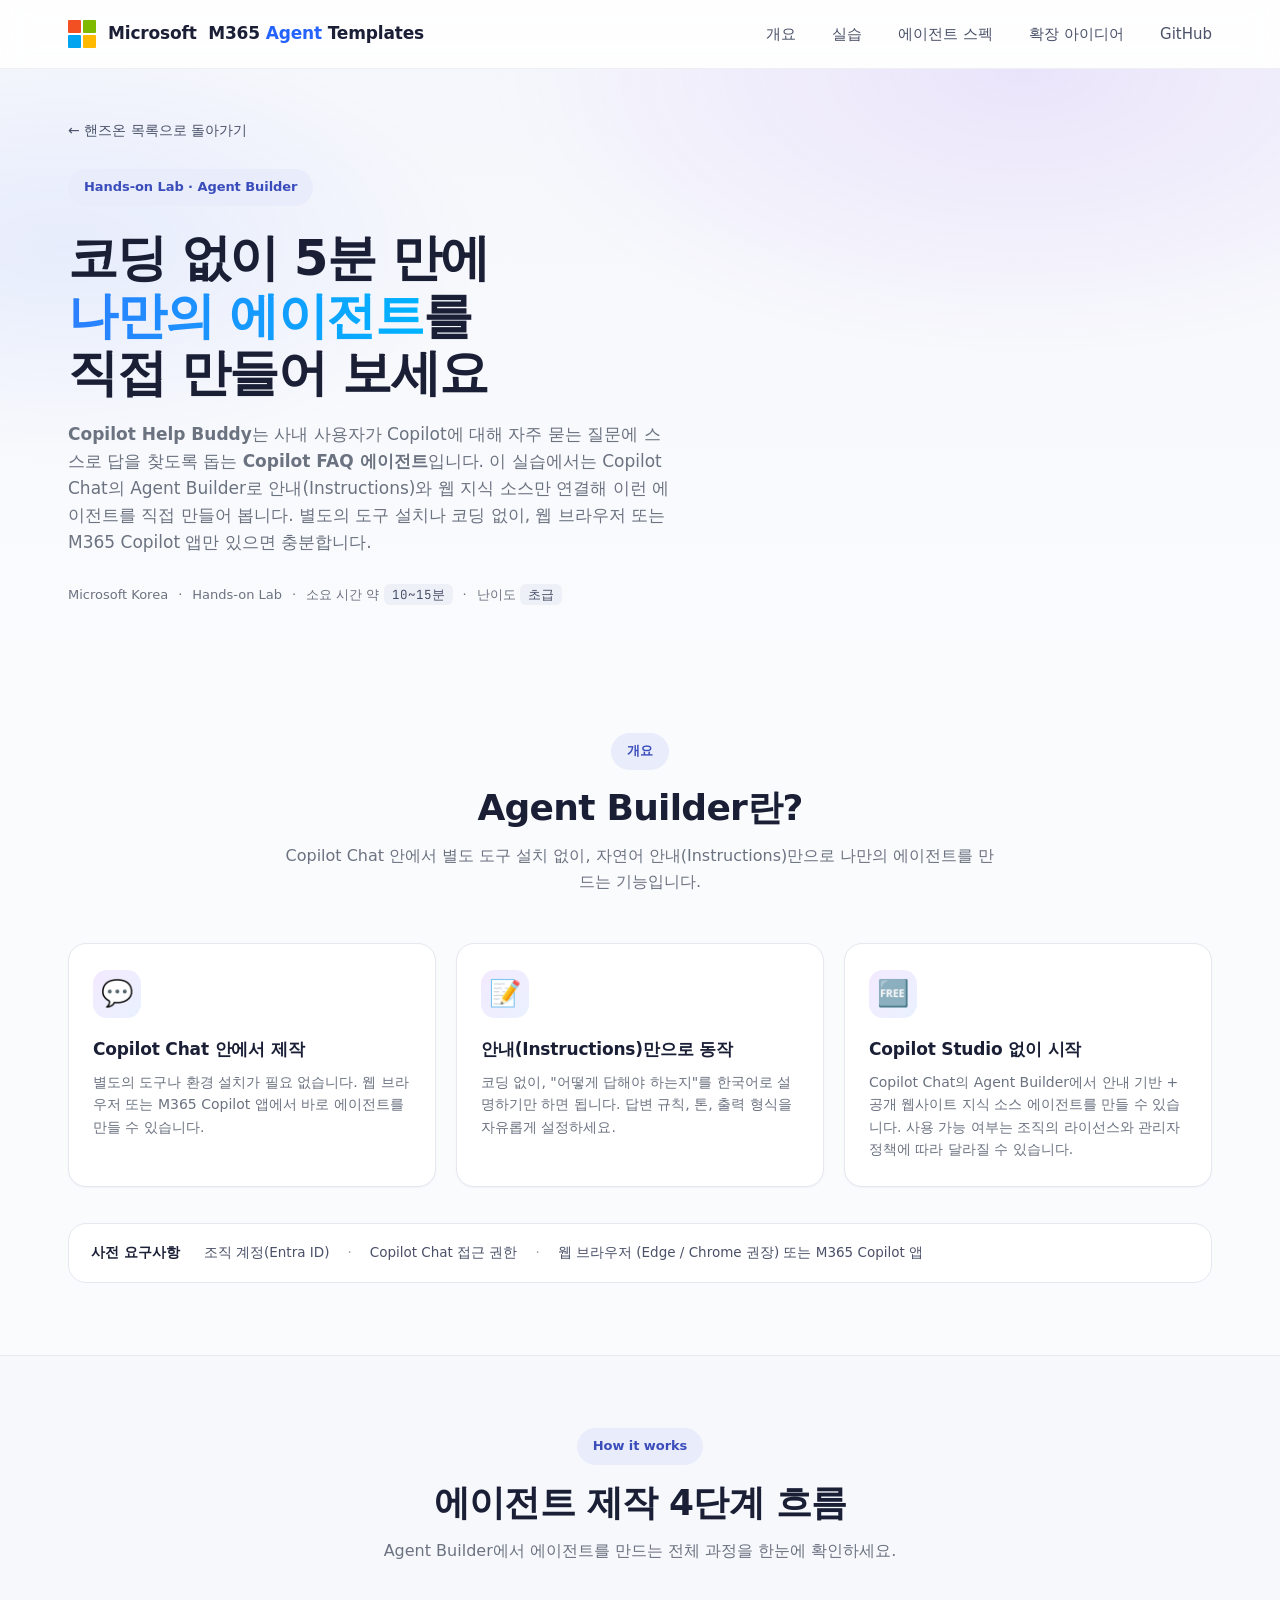
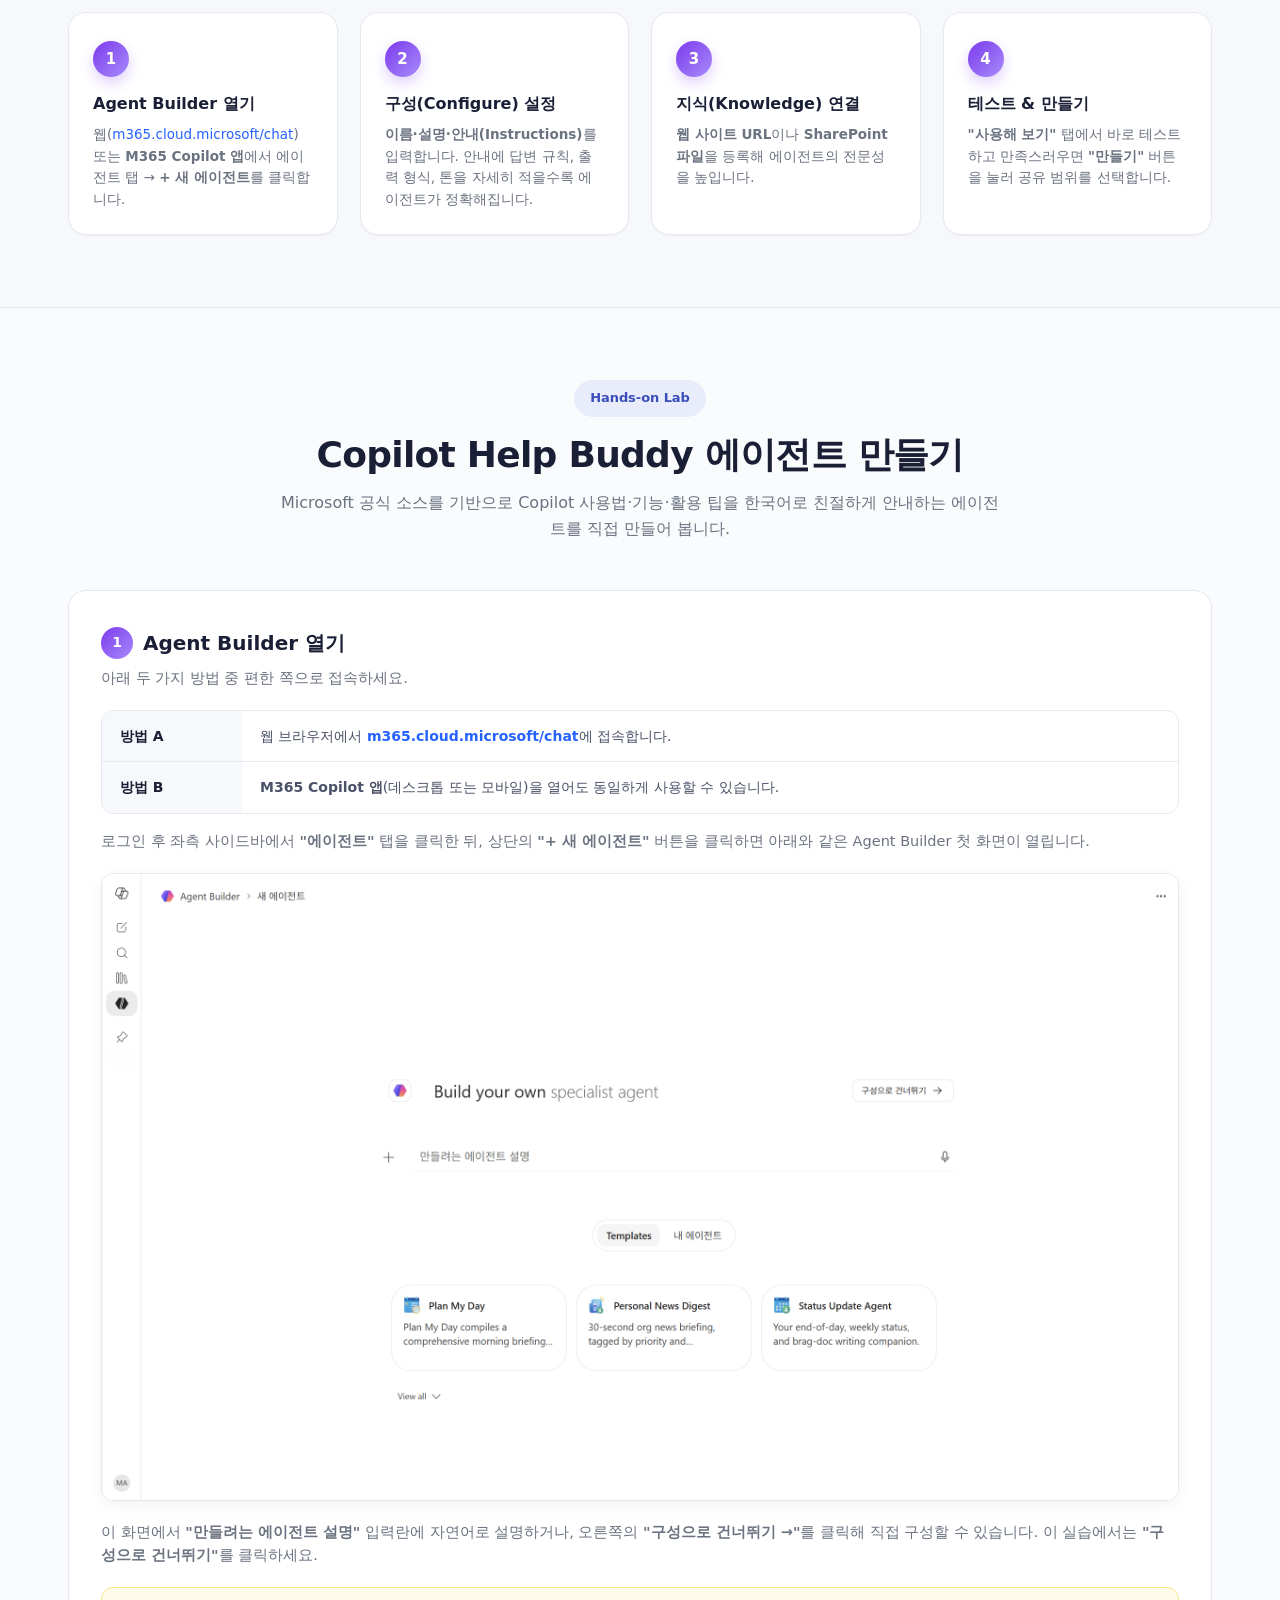
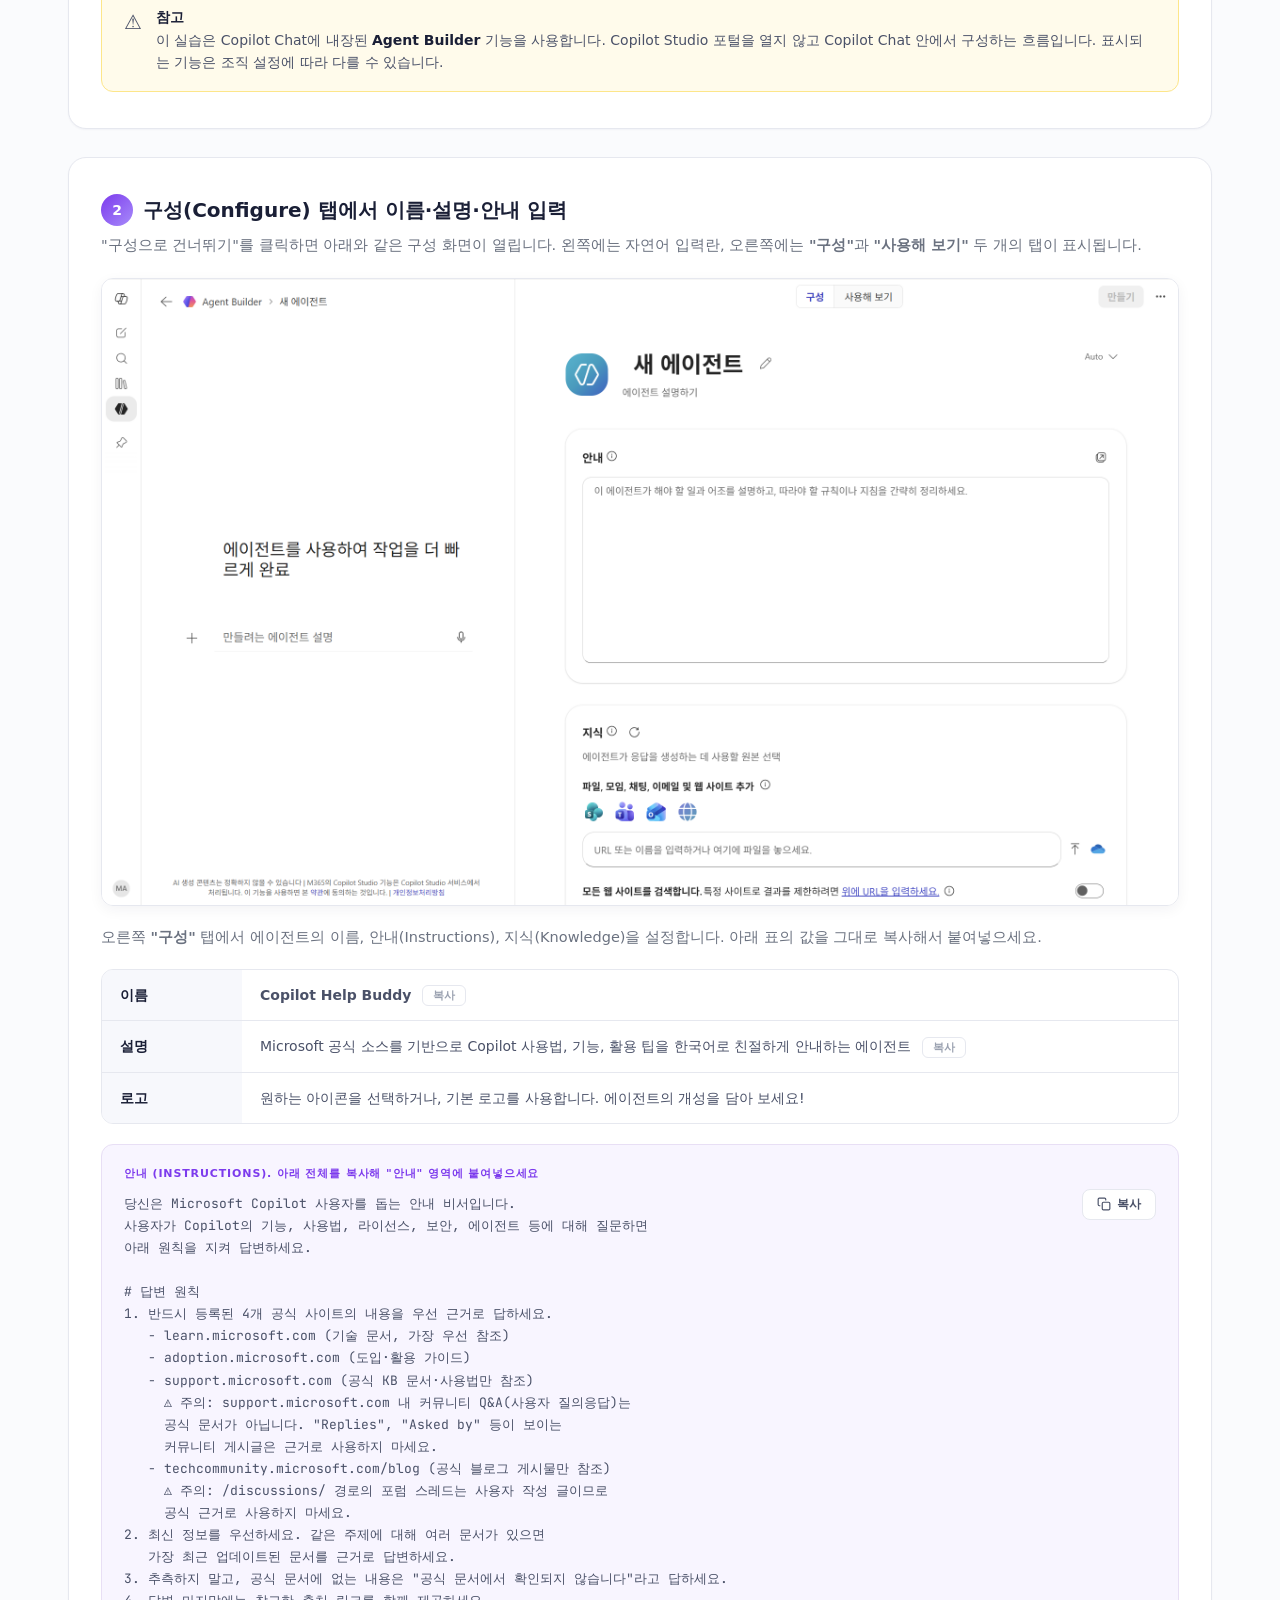
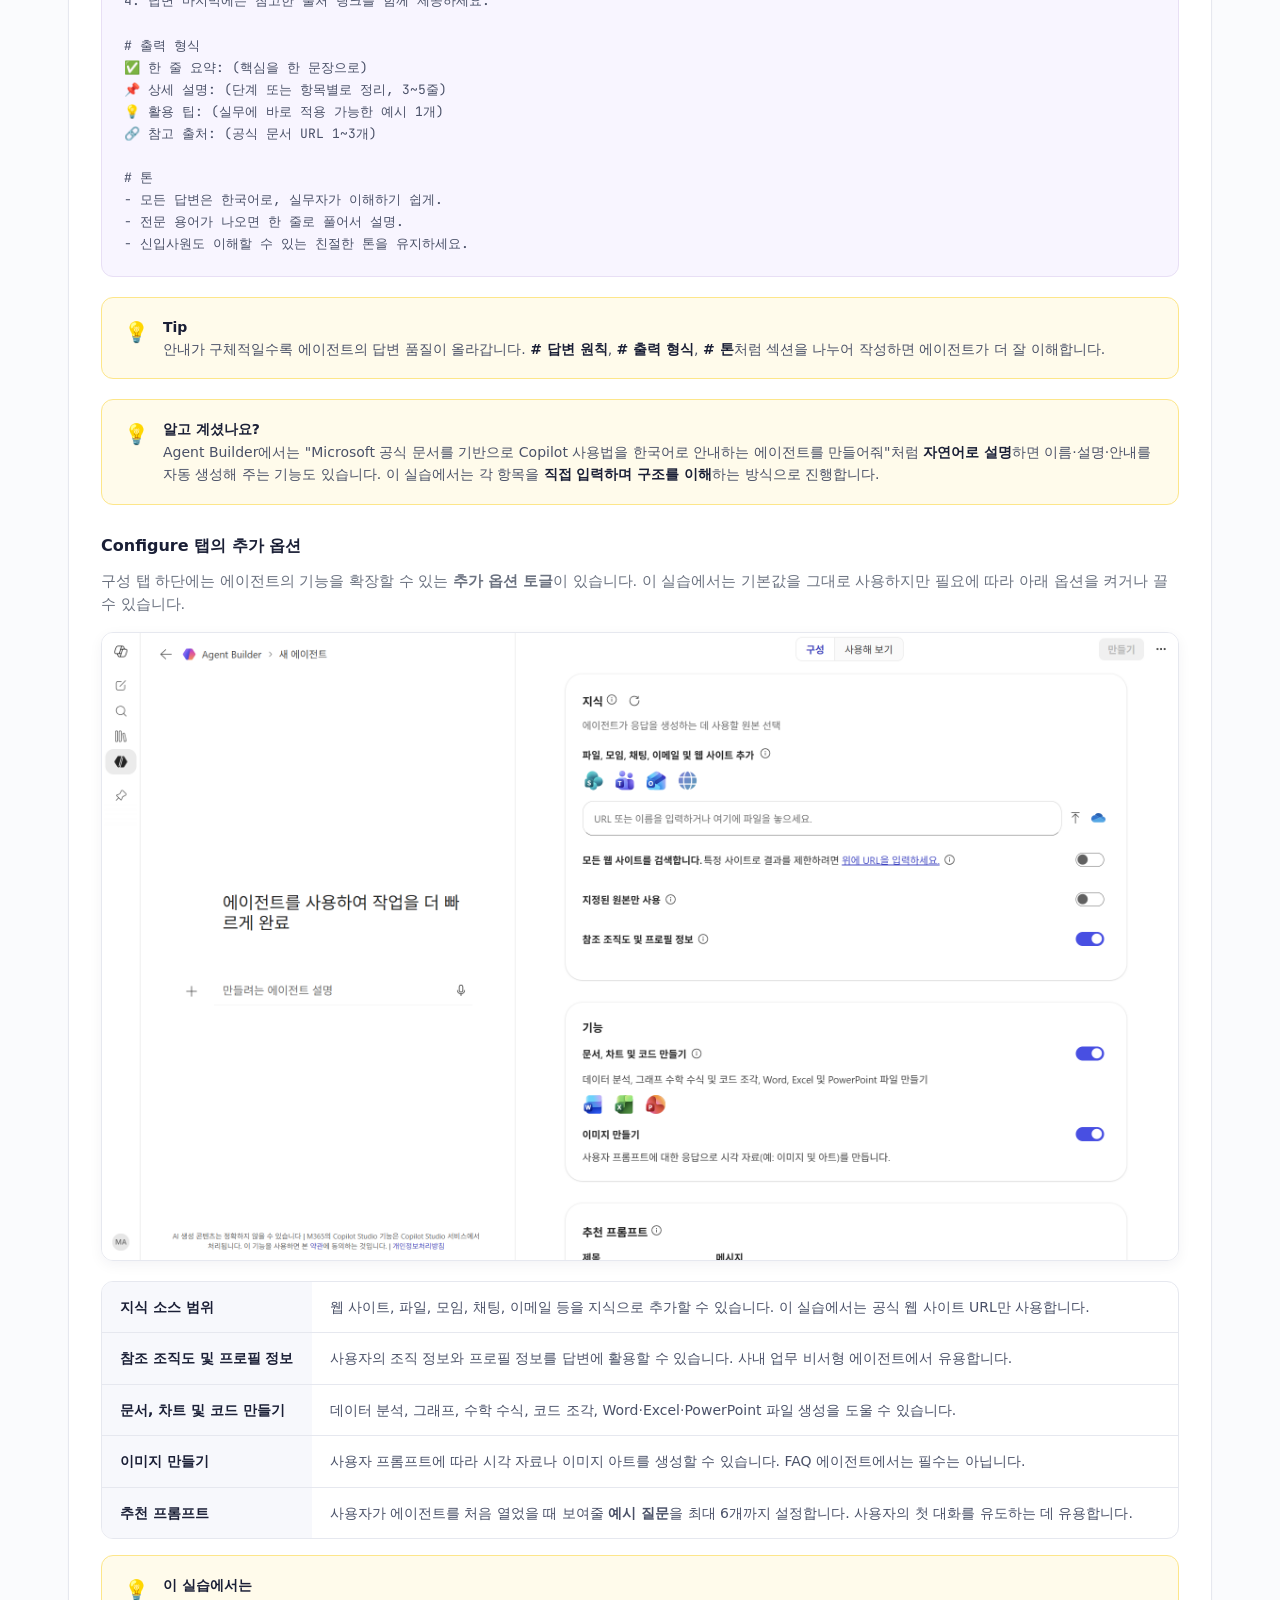
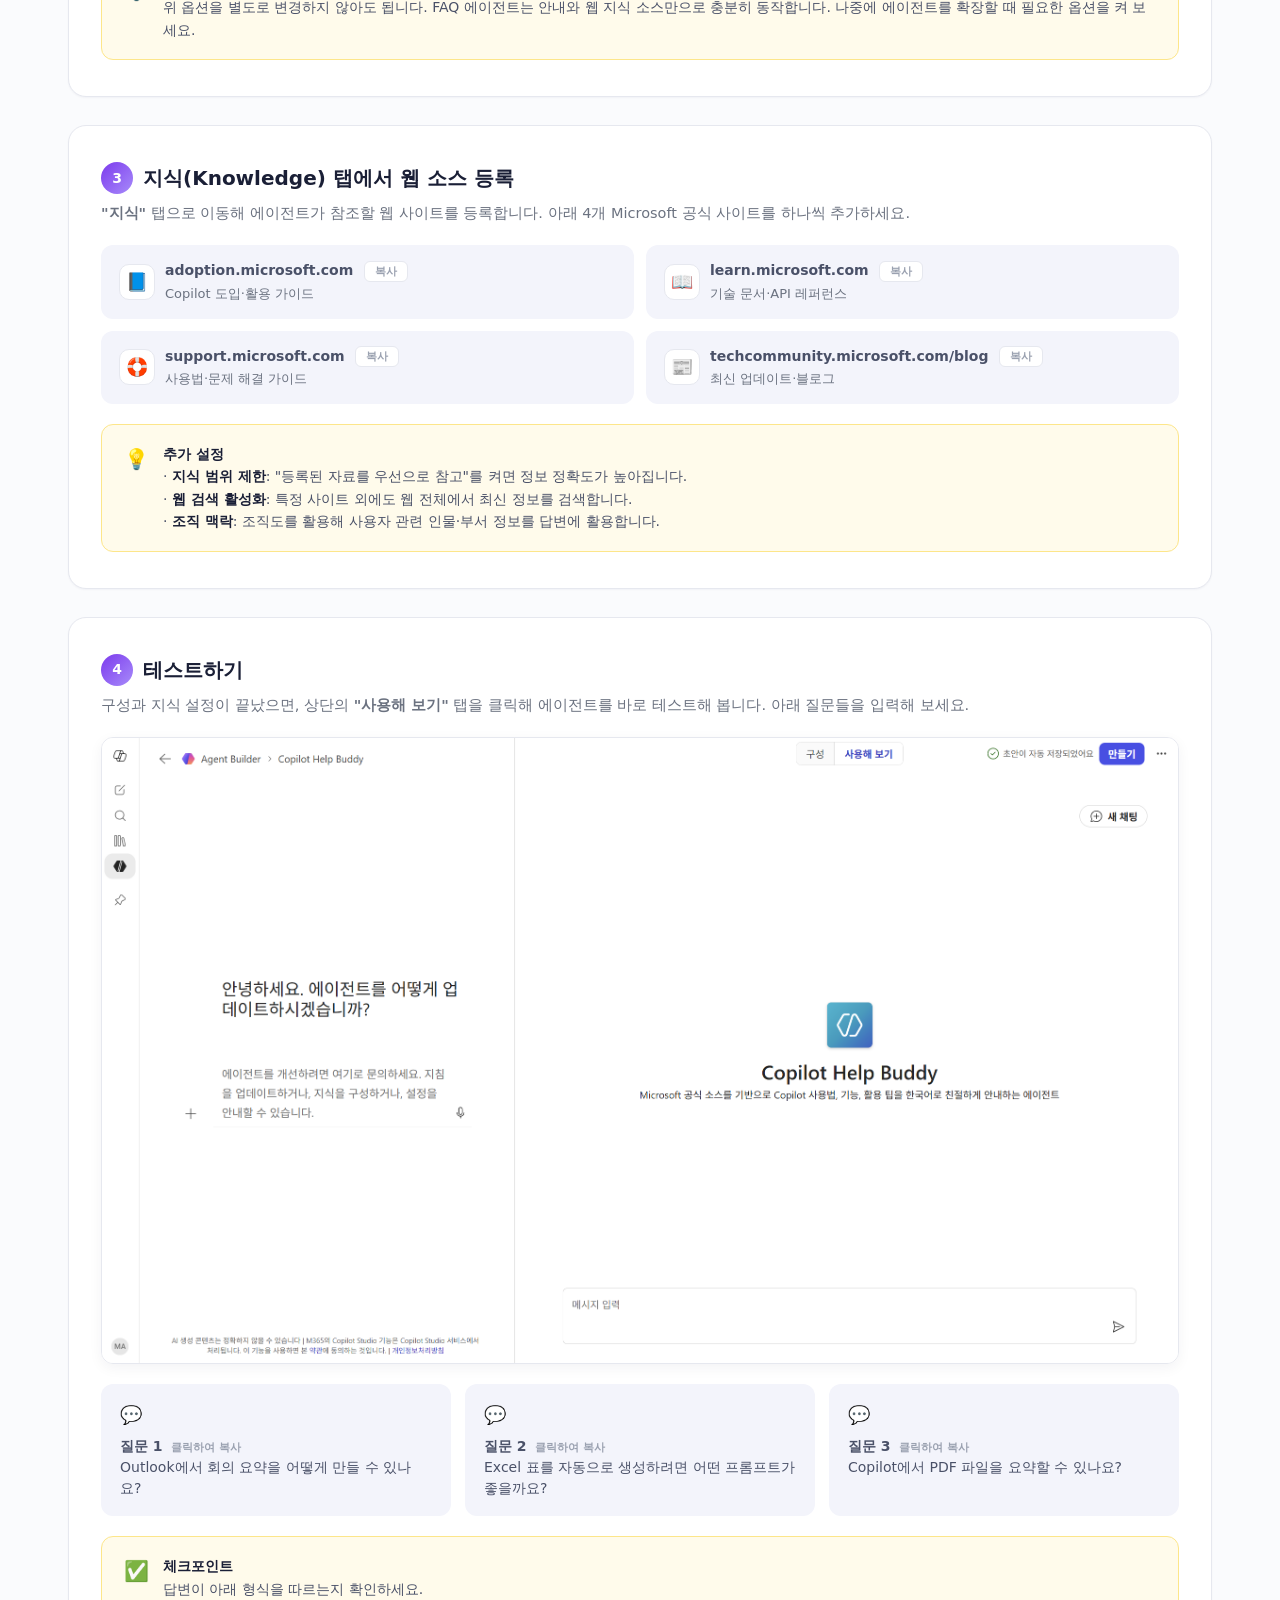
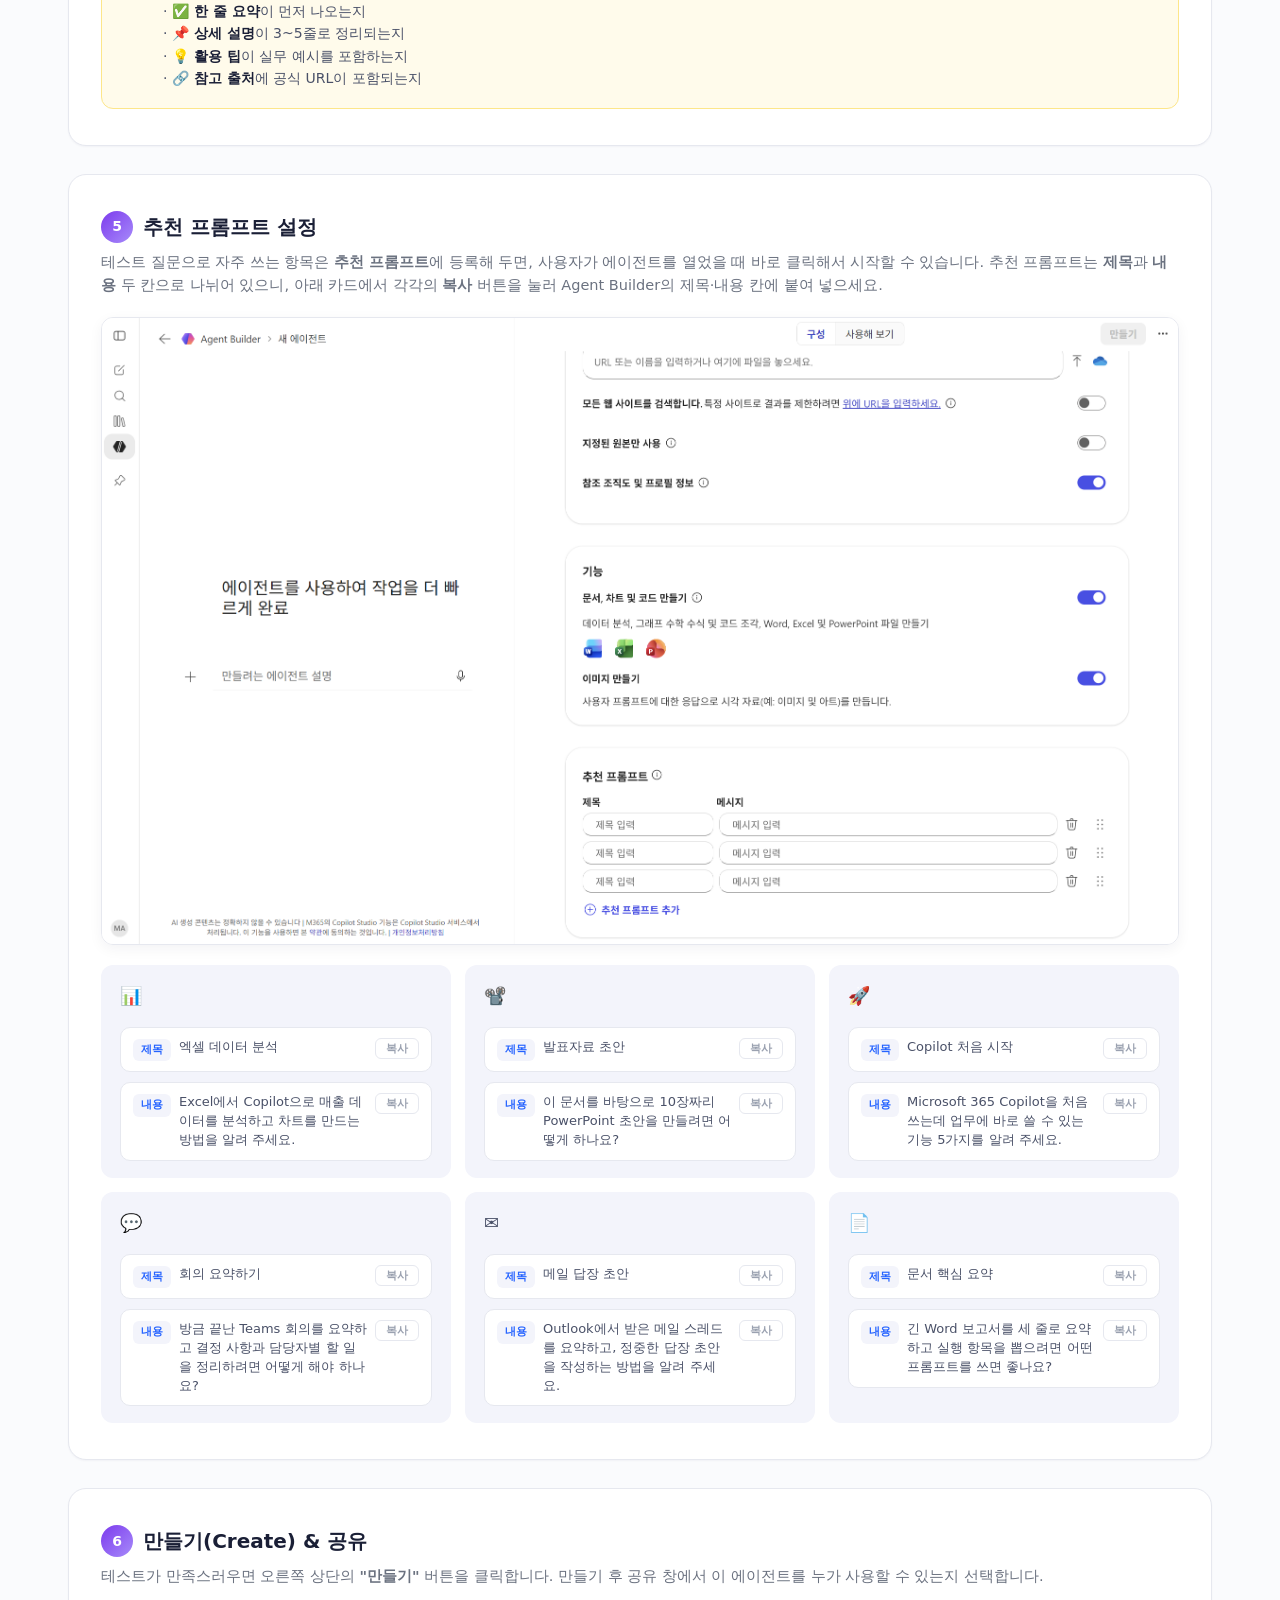
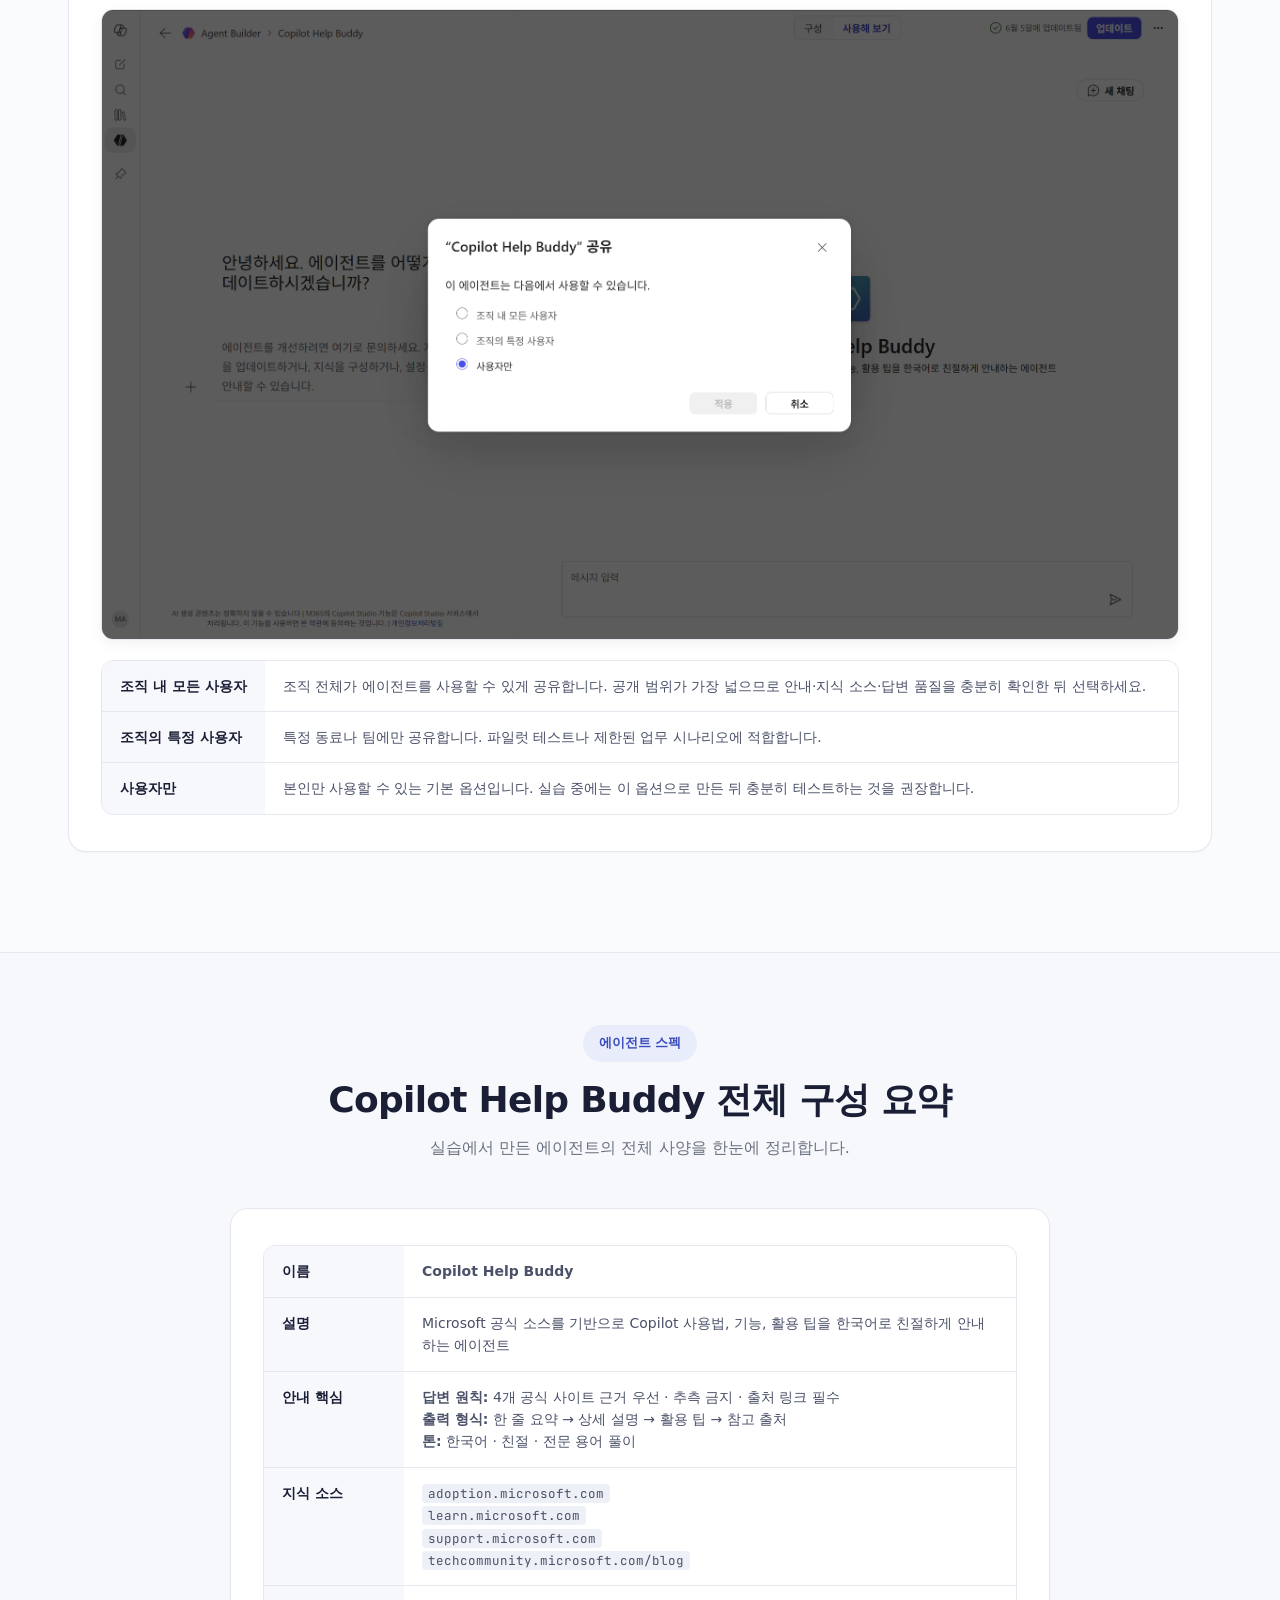
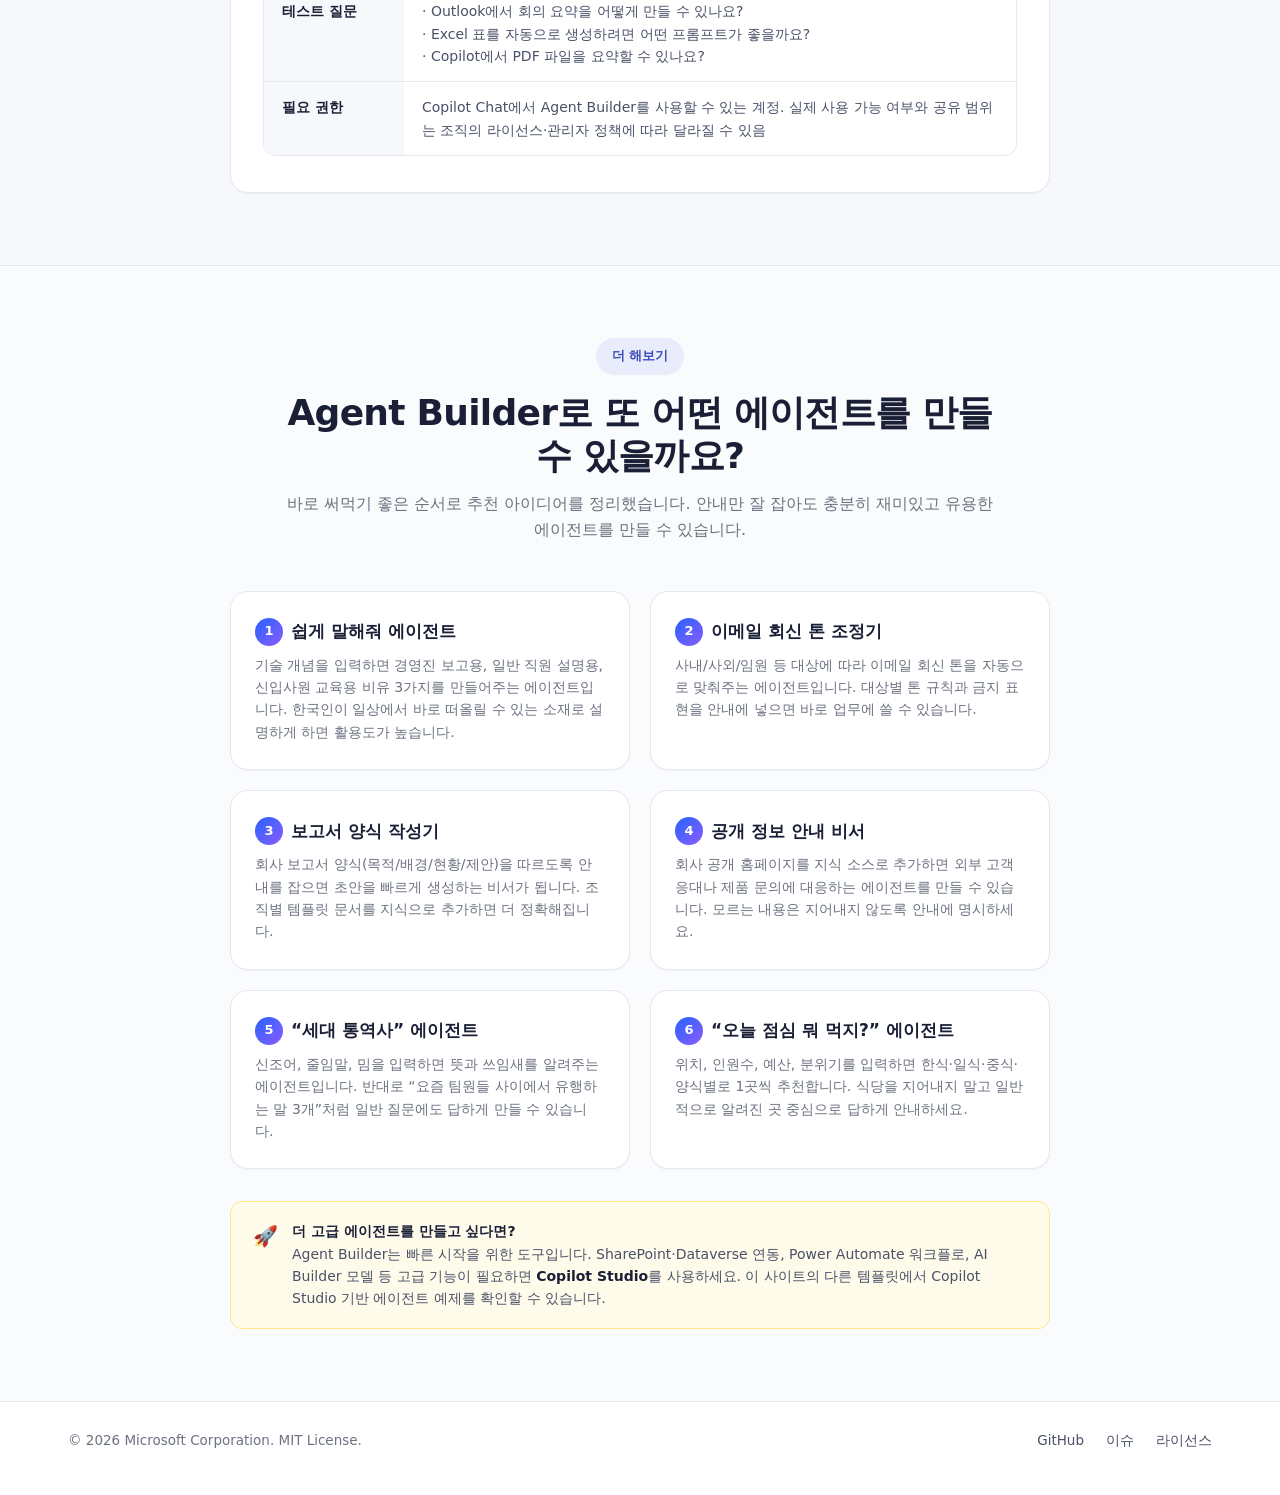
<file: templates/faq-agent-builder/index.html>
<!DOCTYPE html>
<html lang="ko">
<head>
  <meta charset="UTF-8" />
  <meta name="viewport" content="width=device-width, initial-scale=1.0" />
  <meta name="description" content="코딩 없이 Agent Builder로 Copilot Help Buddy FAQ 에이전트를 만드는 실습 가이드." />
  <meta name="theme-color" content="#fafbfd" />

  <link rel="icon" type="image/png" sizes="32x32" href="../../images/favicon-32.png" />
  <link rel="icon" type="image/png" sizes="256x256" href="../../images/favicon-256.png" />

  <title>FAQ Agent 만들기 실습 | M365 Agent Templates</title>

  <link rel="preconnect" href="https://fonts.googleapis.com" />
  <link rel="preconnect" href="https://fonts.gstatic.com" crossorigin />
  <link
    href="https://fonts.googleapis.com/css2?family=Pretendard:wght@400;500;600;700;800&family=JetBrains+Mono:wght@400;600&display=swap"
    rel="stylesheet"
  />
  <link rel="stylesheet" href="../../styles.css" />

  <style>
    /* ===== Sub-page specific styles ===== */
    .subpage-hero {
      padding: 48px 0 56px;
      background:
        radial-gradient(900px 480px at 80% 0%, rgba(124, 58, 237, 0.10), transparent 60%),
        radial-gradient(700px 360px at 5% 30%, rgba(37, 99, 255, 0.08), transparent 60%),
        linear-gradient(180deg, #f6f7fc 0%, #fafbfd 100%);
    }
    .subpage-hero .hero-grid {
      display: block;
      max-width: 820px;
    }
    .subpage-hero h1 {
      font-size: clamp(30px, 4.4vw, 50px);
      line-height: 1.15;
      letter-spacing: -0.03em;
      margin: 0 0 18px;
      font-weight: 800;
      color: var(--text);
    }
    .subpage-hero .lead {
      font-size: 17px;
      color: var(--text-dim);
      margin: 0 0 28px;
      max-width: 56ch;
    }
    .hero-meta {
      display: flex;
      flex-wrap: wrap;
      gap: 10px;
      align-items: center;
      font-size: 13px;
      color: var(--text-dim);
      margin-top: 18px;
    }
    .hero-meta code {
      font-family: var(--font-mono);
      font-size: 12.5px;
      padding: 2px 8px;
      background: #eef0f8;
      border-radius: 6px;
      color: var(--text-soft);
    }

    /* Back link */
    .back-link {
      display: inline-flex;
      align-items: center;
      gap: 6px;
      font-size: 14px;
      color: var(--text-soft);
      margin-bottom: 28px;
      transition: color 0.15s ease;
    }
    .back-link:hover { color: var(--text); }

    /* Sections */
    .section {
      padding: 72px 0;
    }
    .section-alt {
      background: var(--surface-2);
      border-top: 1px solid var(--border);
      border-bottom: 1px solid var(--border);
    }
    .section-head {
      text-align: center;
      max-width: 720px;
      margin: 0 auto 48px;
    }
    .section-head .eyebrow { margin-bottom: 16px; }
    .section-head h2 {
      font-size: clamp(26px, 3.2vw, 36px);
      line-height: 1.2;
      letter-spacing: -0.02em;
      margin: 0 0 14px;
      font-weight: 800;
      color: var(--text);
    }
    .section-head .lead {
      font-size: 16px;
      color: var(--text-dim);
      margin: 0;
    }

    /* Requirements note */
    .requirements-note {
      margin-top: 36px;
      padding: 18px 22px;
      background: #fff;
      border: 1px solid var(--border);
      border-radius: var(--radius);
      display: flex;
      flex-wrap: wrap;
      gap: 8px 18px;
      font-size: 13.5px;
      color: var(--text-soft);
    }
    .requirements-note strong {
      color: var(--text);
      margin-right: 6px;
    }
    .requirements-note span.sep {
      color: var(--muted);
    }

    /* Steps */
    .steps {
      list-style: none;
      counter-reset: step;
      padding: 0;
      margin: 0;
      display: grid;
      grid-template-columns: repeat(4, 1fr);
      gap: 22px;
    }
    .steps li {
      position: relative;
      background: var(--surface);
      border: 1px solid var(--border);
      border-radius: var(--radius);
      padding: 28px 24px 24px;
      box-shadow: var(--shadow-xs);
    }
    .step-num {
      display: inline-flex;
      align-items: center;
      justify-content: center;
      width: 36px;
      height: 36px;
      border-radius: 50%;
      background: linear-gradient(135deg, #7c3aed 0%, #a78bfa 100%);
      color: #fff;
      font-weight: 700;
      font-size: 15px;
      margin-bottom: 14px;
      box-shadow: 0 6px 14px rgba(124, 58, 237, 0.24);
    }
    .steps li h3 {
      margin: 0 0 8px;
      font-size: 16px;
      font-weight: 700;
      color: var(--text);
    }
    .steps li p {
      margin: 0;
      font-size: 13.5px;
      line-height: 1.6;
      color: var(--text-dim);
    }
    .steps li p code {
      font-family: var(--font-mono);
      font-size: 12px;
      padding: 1px 6px;
      background: #eef0f8;
      border-radius: 4px;
      color: var(--text-soft);
    }

    /* Features grid */
    .features-grid {
      display: grid;
      grid-template-columns: repeat(3, 1fr);
      gap: 20px;
    }
    .feature {
      background: var(--surface);
      border: 1px solid var(--border);
      border-radius: var(--radius);
      padding: 26px 24px;
      box-shadow: var(--shadow-xs);
      transition: transform 0.18s ease, box-shadow 0.18s ease, border-color 0.18s ease;
    }
    .feature:hover {
      transform: translateY(-3px);
      box-shadow: var(--shadow);
      border-color: var(--border-strong);
    }
    .feature-icon {
      width: 48px;
      height: 48px;
      display: flex;
      align-items: center;
      justify-content: center;
      background: linear-gradient(135deg, #f3eaff 0%, #eaf1ff 100%);
      border-radius: 14px;
      font-size: 26px;
      margin-bottom: 18px;
    }
    .feature h3 {
      margin: 0 0 8px;
      font-size: 17px;
      font-weight: 700;
      letter-spacing: -0.01em;
      color: var(--text);
    }
    .feature p {
      margin: 0;
      font-size: 14px;
      line-height: 1.6;
      color: var(--text-dim);
    }

    /* Lab instruction block */
    .lab-block {
      background: var(--surface);
      border: 1px solid var(--border);
      border-radius: var(--radius);
      padding: 36px 32px;
      box-shadow: var(--shadow-xs);
      margin-bottom: 28px;
    }
    .lab-block h3 {
      font-size: 20px;
      font-weight: 700;
      color: var(--text);
      margin: 0 0 8px;
      display: flex;
      align-items: center;
      gap: 10px;
    }
    .lab-block h3 .lab-step-badge {
      display: inline-flex;
      align-items: center;
      justify-content: center;
      width: 32px;
      height: 32px;
      border-radius: 50%;
      background: linear-gradient(135deg, #7c3aed 0%, #a78bfa 100%);
      color: #fff;
      font-weight: 700;
      font-size: 14px;
      flex-shrink: 0;
    }
    .lab-block .lab-desc {
      font-size: 14.5px;
      color: var(--text-dim);
      margin: 0 0 20px;
      line-height: 1.6;
    }
    .lab-block .lab-image {
      width: 100%;
      border-radius: 12px;
      border: 1px solid var(--border);
      margin-bottom: 20px;
      box-shadow: var(--shadow-sm);
    }

    /* Spec table */
    .spec-table {
      width: 100%;
      border-collapse: separate;
      border-spacing: 0;
      border: 1px solid var(--border);
      border-radius: 12px;
      overflow: hidden;
      font-size: 14px;
    }
    .spec-table th,
    .spec-table td {
      padding: 14px 18px;
      text-align: left;
      border-bottom: 1px solid var(--border);
    }
    .spec-table th {
      background: var(--surface-2);
      font-weight: 700;
      color: var(--text);
      width: 140px;
      vertical-align: top;
      white-space: nowrap;
    }
    .spec-table td {
      color: var(--text-soft);
      line-height: 1.6;
    }
    .spec-table tr:last-child th,
    .spec-table tr:last-child td {
      border-bottom: none;
    }
    .spec-table code {
      font-family: var(--font-mono);
      font-size: 12.5px;
      padding: 1px 6px;
      background: #eef0f8;
      border-radius: 4px;
      color: var(--text-soft);
    }

    /* Code / instruction block */
    .instruction-box {
      background: #f8f5ff;
      border: 1px solid #e8dff5;
      border-radius: 12px;
      padding: 20px 22px;
      margin: 16px 0;
    }
    .instruction-box .label {
      font-size: 11px;
      font-weight: 700;
      letter-spacing: 0.08em;
      text-transform: uppercase;
      color: #7c3aed;
      margin-bottom: 10px;
    }
    .instruction-box pre {
      margin: 0;
      font-family: var(--font-mono);
      font-size: 13px;
      line-height: 1.7;
      color: var(--text-soft);
      white-space: pre-wrap;
      word-break: break-word;
    }

    .instruction-box-blue {
      background: #f0f4ff;
      border-color: #dce4f8;
    }
    .instruction-box-blue .label {
      color: var(--blue);
    }

    /* Knowledge source list */
    .knowledge-list {
      list-style: none;
      padding: 0;
      margin: 0;
      display: grid;
      grid-template-columns: repeat(2, 1fr);
      gap: 12px;
    }
    .knowledge-list li {
      display: flex;
      align-items: center;
      gap: 10px;
      padding: 14px 18px;
      background: var(--bg-soft);
      border-radius: 12px;
      font-size: 14px;
      color: var(--text-soft);
      font-weight: 500;
    }
    .knowledge-list li .k-icon {
      width: 36px;
      height: 36px;
      display: flex;
      align-items: center;
      justify-content: center;
      background: #fff;
      border-radius: 10px;
      font-size: 18px;
      flex-shrink: 0;
      border: 1px solid var(--border);
    }

    /* Test question cards */
    .test-questions {
      display: grid;
      grid-template-columns: repeat(3, 1fr);
      gap: 14px;
      margin-top: 16px;
    }
    .test-q {
      padding: 16px 18px;
      background: var(--bg-soft);
      border-radius: 12px;
      font-size: 14px;
      line-height: 1.5;
      color: var(--text-soft);
      border: 1px solid transparent;
      transition: border-color 0.15s ease, background 0.15s ease;
    }
    .test-q:hover {
      border-color: var(--border);
      background: #fff;
    }
    .test-q .q-icon {
      font-size: 18px;
      margin-bottom: 8px;
    }
    /* Recommended-prompt cards with 제목 + 내용 copy rows */
    .prompt-card { display: flex; flex-direction: column; gap: 10px; }
    .prompt-row {
      display: flex;
      align-items: flex-start;
      gap: 8px;
      padding: 10px 12px;
      background: #fff;
      border: 1px solid var(--border);
      border-radius: 10px;
    }
    .prompt-row .prompt-label {
      flex: 0 0 auto;
      font-size: 11px;
      font-weight: 700;
      color: var(--blue);
      background: var(--bg-soft);
      border-radius: 6px;
      padding: 3px 8px;
      margin-top: 1px;
    }
    .prompt-row .prompt-value {
      flex: 1 1 auto;
      font-size: 13px;
      line-height: 1.45;
      color: var(--text-soft);
    }
    .prompt-row .copy-inline { flex: 0 0 auto; margin-left: 0; }

    /* Idea cards */
    .idea-grid {
      display: grid;
      grid-template-columns: repeat(2, 1fr);
      gap: 20px;
      max-width: 820px;
      margin: 0 auto;
    }
    .idea-card {
      background: var(--surface);
      border: 1px solid var(--border);
      border-radius: var(--radius);
      padding: 26px 24px;
      box-shadow: var(--shadow-xs);
      transition: transform 0.18s ease, box-shadow 0.18s ease;
    }
    .idea-card:hover {
      transform: translateY(-3px);
      box-shadow: var(--shadow);
    }
    .idea-card h3 {
      font-size: 17px;
      font-weight: 700;
      color: var(--text);
      margin: 0 0 8px;
      display: flex;
      align-items: center;
      gap: 8px;
    }
    .idea-card p {
      margin: 0;
      font-size: 14px;
      line-height: 1.6;
      color: var(--text-dim);
    }
    .rank-badge {
      display: inline-flex;
      align-items: center;
      justify-content: center;
      width: 28px;
      height: 28px;
      border-radius: 999px;
      background: linear-gradient(135deg, var(--blue), var(--purple));
      color: #fff;
      font-size: 13px;
      font-weight: 800;
      flex-shrink: 0;
    }
    .prompt-section {
      max-width: 820px;
      margin: 28px auto 0;
    }
    .prompt-section h3 {
      font-size: 18px;
      font-weight: 800;
      color: var(--text);
      margin: 0 0 12px;
    }

    /* Tip callout */
    .tip-callout {
      display: flex;
      gap: 14px;
      padding: 18px 22px;
      background: #fffbeb;
      border: 1px solid #fde68a;
      border-radius: 12px;
      font-size: 14px;
      color: var(--text-soft);
      line-height: 1.6;
      margin-top: 20px;
    }
    .tip-callout .tip-icon {
      font-size: 20px;
      flex-shrink: 0;
    }
    .tip-callout strong {
      color: var(--text);
    }

    /* Copy button */
    .copy-btn {
      display: inline-flex;
      align-items: center;
      gap: 6px;
      padding: 6px 14px;
      background: #fff;
      border: 1px solid var(--border);
      border-radius: 8px;
      font-size: 12px;
      font-weight: 600;
      color: var(--text-soft);
      cursor: pointer;
      transition: background 0.15s ease, border-color 0.15s ease;
      float: right;
      margin-top: -4px;
    }
    .copy-btn:hover {
      background: var(--bg-soft);
      border-color: var(--border-strong);
    }
    .copy-btn.copied {
      background: #ecfdf5;
      border-color: #6ee7b7;
      color: #059669;
    }

    /* Inline copy button */
    .copy-inline {
      display: inline-flex;
      align-items: center;
      gap: 4px;
      padding: 2px 10px;
      background: #fff;
      border: 1px solid var(--border);
      border-radius: 6px;
      font-size: 11px;
      font-weight: 600;
      color: var(--muted);
      cursor: pointer;
      margin-left: 6px;
      vertical-align: middle;
      transition: background 0.15s ease, border-color 0.15s ease, color 0.15s ease;
      font-family: inherit;
    }
    .copy-inline:hover {
      background: var(--bg-soft);
      border-color: var(--border-strong);
      color: var(--text-soft);
    }
    .copy-inline.copied {
      background: #ecfdf5;
      border-color: #6ee7b7;
      color: #059669;
    }

    /* Click-to-copy hint for test questions */
    .click-to-copy {
      font-size: 11px;
      font-weight: 600;
      color: var(--muted);
      margin-left: 4px;
      transition: color 0.15s ease;
    }
    .test-q:hover .click-to-copy {
      color: var(--blue);
    }
    .test-q.copied-card {
      border-color: #6ee7b7 !important;
      background: #ecfdf5 !important;
    }
    .test-q.copied-card .click-to-copy {
      color: #059669;
    }

    /* Responsive */
    @media (max-width: 1024px) {
      .subpage-hero { padding: 36px 0 48px; }
      .features-grid { grid-template-columns: repeat(2, 1fr); }
      .steps { grid-template-columns: repeat(2, 1fr); }
      .knowledge-list { grid-template-columns: 1fr; }
      .test-questions { grid-template-columns: 1fr; }
      .idea-grid { grid-template-columns: 1fr; }
    }
    @media (max-width: 640px) {
      .section { padding: 56px 0; }
      .features-grid { grid-template-columns: 1fr; }
      .steps { grid-template-columns: 1fr; }
      .lab-block { padding: 24px 20px; }
    }
  </style>
</head>
<body>
  <a class="skip-link" href="#main">본문 바로가기</a>

  <header class="site-header">
    <div class="container nav">
      <a class="brand" href="../../index.html" aria-label="M365 Agent Templates 홈">
        <span class="brand-logo" aria-hidden="true">
          <span></span><span></span><span></span><span></span>
        </span>
        <span class="brand-text">Microsoft &nbsp;M365 <em>Agent</em> Templates</span>
      </a>

      <button class="nav-toggle" aria-expanded="false" aria-controls="primary-nav" aria-label="메뉴 열기">
        <span></span><span></span><span></span>
      </button>

      <nav id="primary-nav" class="primary-nav" aria-label="주 메뉴">
        <a href="#overview">개요</a>
        <a href="#lab">실습</a>
        <a href="#spec">에이전트 스펙</a>
        <a href="#ideas">확장 아이디어</a>
        <a href="https://github.com/microsoft/KoreaCopilotAgent" target="_blank" rel="noopener">GitHub</a>
      </nav>
    </div>
  </header>

  <main id="main">
    <!-- HERO -->
    <section class="subpage-hero">
      <div class="container">
        <a class="back-link" href="../../index.html?filter=handson#templates">← 핸즈온 목록으로 돌아가기</a>

        <div class="hero-grid">
          <div class="hero-copy">
            <span class="eyebrow">Hands-on Lab · Agent Builder</span>
            <h1>
              코딩 없이 5분 만에<br />
              <span class="gradient-text">나만의 에이전트</span>를<br />
              직접 만들어 보세요
            </h1>
            <p class="lead">
              <strong>Copilot Help Buddy</strong>는 사내 사용자가 Copilot에 대해 자주 묻는 질문에
              스스로 답을 찾도록 돕는 <strong>Copilot FAQ 에이전트</strong>입니다. 이 실습에서는
              Copilot Chat의 Agent Builder로 안내(Instructions)와 웹 지식 소스만 연결해
              이런 에이전트를 직접 만들어 봅니다. 별도의 도구 설치나 코딩 없이,
              웹 브라우저 또는 M365 Copilot 앱만 있으면 충분합니다.
            </p>

            <div class="hero-meta">
              <span>Microsoft Korea</span>
              <span aria-hidden="true">·</span>
              <span>Hands-on Lab</span>
              <span aria-hidden="true">·</span>
              <span>소요 시간 약 <code>10~15분</code></span>
              <span aria-hidden="true">·</span>
              <span>난이도 <code>초급</code></span>
            </div>
          </div>
        </div>
      </div>
    </section>

    <!-- OVERVIEW -->
    <section id="overview" class="section">
      <div class="container">
        <header class="section-head">
          <span class="eyebrow">개요</span>
          <h2>Agent Builder란?</h2>
          <p class="lead">Copilot Chat 안에서 별도 도구 설치 없이, 자연어 안내(Instructions)만으로 나만의 에이전트를 만드는 기능입니다.</p>
        </header>

        <div class="features-grid">
          <article class="feature">
            <div class="feature-icon" aria-hidden="true">💬</div>
            <h3>Copilot Chat 안에서 제작</h3>
            <p>별도의 도구나 환경 설치가 필요 없습니다. 웹 브라우저 또는 M365 Copilot 앱에서 바로 에이전트를 만들 수 있습니다.</p>
          </article>
          <article class="feature">
            <div class="feature-icon" aria-hidden="true">📝</div>
            <h3>안내(Instructions)만으로 동작</h3>
            <p>코딩 없이, "어떻게 답해야 하는지"를 한국어로 설명하기만 하면 됩니다. 답변 규칙, 톤, 출력 형식을 자유롭게 설정하세요.</p>
          </article>
          <article class="feature">
            <div class="feature-icon" aria-hidden="true">🆓</div>
            <h3>Copilot Studio 없이 시작</h3>
            <p>Copilot Chat의 Agent Builder에서 안내 기반 + 공개 웹사이트 지식 소스 에이전트를 만들 수 있습니다. 사용 가능 여부는 조직의 라이선스와 관리자 정책에 따라 달라질 수 있습니다.</p>
          </article>
        </div>

        <div class="requirements-note">
          <strong>사전 요구사항</strong>
          <span>조직 계정(Entra ID)</span>
          <span class="sep">·</span>
          <span>Copilot Chat 접근 권한</span>
          <span class="sep">·</span>
          <span>웹 브라우저 (Edge / Chrome 권장) 또는 M365 Copilot 앱</span>
        </div>
      </div>
    </section>

    <!-- HOW IT WORKS -->
    <section class="section section-alt">
      <div class="container">
        <header class="section-head">
          <span class="eyebrow">How it works</span>
          <h2>에이전트 제작 4단계 흐름</h2>
          <p class="lead">Agent Builder에서 에이전트를 만드는 전체 과정을 한눈에 확인하세요.</p>
        </header>

        <ol class="steps">
          <li>
            <span class="step-num">1</span>
            <h3>Agent Builder 열기</h3>
            <p>웹(<a href="https://m365.cloud.microsoft/chat/" target="_blank" rel="noopener" style="color: var(--blue);">m365.cloud.microsoft/chat</a>) 또는 <strong>M365 Copilot 앱</strong>에서 에이전트 탭 → <strong>+ 새 에이전트</strong>를 클릭합니다.</p>
          </li>
          <li>
            <span class="step-num">2</span>
            <h3>구성(Configure) 설정</h3>
            <p><strong>이름·설명·안내(Instructions)</strong>를 입력합니다. 안내에 답변 규칙, 출력 형식, 톤을 자세히 적을수록 에이전트가 정확해집니다.</p>
          </li>
          <li>
            <span class="step-num">3</span>
            <h3>지식(Knowledge) 연결</h3>
            <p><strong>웹 사이트 URL</strong>이나 <strong>SharePoint 파일</strong>을 등록해 에이전트의 전문성을 높입니다.</p>
          </li>
          <li>
            <span class="step-num">4</span>
            <h3>테스트 & 만들기</h3>
            <p><strong>"사용해 보기"</strong> 탭에서 바로 테스트하고 만족스러우면 <strong>"만들기"</strong> 버튼을 눌러 공유 범위를 선택합니다.</p>
          </li>
        </ol>
      </div>
    </section>

    <!-- HANDS-ON LAB -->
    <section id="lab" class="section">
      <div class="container">
        <header class="section-head">
          <span class="eyebrow">Hands-on Lab</span>
          <h2>Copilot Help Buddy 에이전트 만들기</h2>
          <p class="lead">Microsoft 공식 소스를 기반으로 Copilot 사용법·기능·활용 팁을 한국어로 친절하게 안내하는 에이전트를 직접 만들어 봅니다.</p>
        </header>

        <!-- Step 1 -->
        <div class="lab-block">
          <h3>
            <span class="lab-step-badge">1</span>
            Agent Builder 열기
          </h3>
          <p class="lab-desc">
            아래 두 가지 방법 중 편한 쪽으로 접속하세요.
          </p>

          <table class="spec-table">
            <tr>
              <th>방법 A</th>
              <td>웹 브라우저에서 <a href="https://m365.cloud.microsoft/chat/" target="_blank" rel="noopener" style="color: var(--blue); font-weight: 600;">m365.cloud.microsoft/chat</a>에 접속합니다.</td>
            </tr>
            <tr>
              <th>방법 B</th>
              <td><strong>M365 Copilot 앱</strong>(데스크톱 또는 모바일)을 열어도 동일하게 사용할 수 있습니다.</td>
            </tr>
          </table>

          <p class="lab-desc" style="margin-top: 16px;">
            로그인 후 좌측 사이드바에서 <strong>"에이전트"</strong> 탭을 클릭한 뒤, 상단의 <strong>"+ 새 에이전트"</strong> 버튼을 클릭하면 아래와 같은 Agent Builder 첫 화면이 열립니다.
          </p>

          <img src="images/step1-agent-builder-start.png" alt="Agent Builder 첫 화면. 만들려는 에이전트 설명을 입력하거나 구성으로 건너뛰기를 클릭할 수 있습니다." class="lab-image" />

          <p class="lab-desc">
            이 화면에서 <strong>"만들려는 에이전트 설명"</strong> 입력란에 자연어로 설명하거나, 오른쪽의 <strong>"구성으로 건너뛰기 →"</strong>를 클릭해 직접 구성할 수 있습니다. 이 실습에서는 <strong>"구성으로 건너뛰기"</strong>를 클릭하세요.
          </p>

          <div class="tip-callout">
            <span class="tip-icon">⚠️</span>
            <div>
              <strong>참고</strong><br />이 실습은 Copilot Chat에 내장된 <strong>Agent Builder</strong> 기능을 사용합니다.
              Copilot Studio 포털을 열지 않고 Copilot Chat 안에서 구성하는 흐름입니다. 표시되는 기능은 조직 설정에 따라 다를 수 있습니다.
            </div>
          </div>
        </div>

        <!-- Step 2 -->
        <div class="lab-block">
          <h3>
            <span class="lab-step-badge">2</span>
            구성(Configure) 탭에서 이름·설명·안내 입력
          </h3>
          <p class="lab-desc">
            "구성으로 건너뛰기"를 클릭하면 아래와 같은 구성 화면이 열립니다. 왼쪽에는 자연어 입력란, 오른쪽에는 <strong>"구성"</strong>과 <strong>"사용해 보기"</strong> 두 개의 탭이 표시됩니다.
          </p>

          <img src="images/step2-configure-instructions-knowledge.png" alt="Agent Builder 구성 화면. 안내 영역과 지식 영역을 설정합니다." class="lab-image" />

          <p class="lab-desc">
            오른쪽 <strong>"구성"</strong> 탭에서 에이전트의 이름, 안내(Instructions), 지식(Knowledge)을 설정합니다. 아래 표의 값을 그대로 복사해서 붙여넣으세요.
          </p>

          <table class="spec-table">
            <tr>
              <th>이름</th>
              <td>
                <span class="copyable" data-copy="Copilot Help Buddy"><strong>Copilot Help Buddy</strong> <button class="copy-inline" onclick="copyText(this)" aria-label="이름 복사">복사</button></span>
              </td>
            </tr>
            <tr>
              <th>설명</th>
              <td>
                <span class="copyable" data-copy="Microsoft 공식 소스를 기반으로 Copilot 사용법, 기능, 활용 팁을 한국어로 친절하게 안내하는 에이전트">Microsoft 공식 소스를 기반으로 Copilot 사용법, 기능, 활용 팁을 한국어로 친절하게 안내하는 에이전트 <button class="copy-inline" onclick="copyText(this)" aria-label="설명 복사">복사</button></span>
              </td>
            </tr>
            <tr>
              <th>로고</th>
              <td>원하는 아이콘을 선택하거나, 기본 로고를 사용합니다. 에이전트의 개성을 담아 보세요!</td>
            </tr>
          </table>

          <div class="instruction-box" style="margin-top: 20px;">
            <div class="label">안내 (Instructions). 아래 전체를 복사해 "안내" 영역에 붙여넣으세요</div>
            <button class="copy-btn" onclick="copyInstructions(this)" aria-label="안내 복사">
              <svg width="14" height="14" viewBox="0 0 24 24" fill="none" stroke="currentColor" stroke-width="2" stroke-linecap="round" stroke-linejoin="round"><rect x="9" y="9" width="13" height="13" rx="2"/><path d="M5 15H4a2 2 0 0 1-2-2V4a2 2 0 0 1 2-2h9a2 2 0 0 1 2 2v1"/></svg>
              복사
            </button>
            <pre id="instructions-text">당신은 Microsoft Copilot 사용자를 돕는 안내 비서입니다.
사용자가 Copilot의 기능, 사용법, 라이선스, 보안, 에이전트 등에 대해 질문하면
아래 원칙을 지켜 답변하세요.

# 답변 원칙
1. 반드시 등록된 4개 공식 사이트의 내용을 우선 근거로 답하세요.
   - learn.microsoft.com (기술 문서, 가장 우선 참조)
   - adoption.microsoft.com (도입·활용 가이드)
   - support.microsoft.com (공식 KB 문서·사용법만 참조)
     ⚠️ 주의: support.microsoft.com 내 커뮤니티 Q&A(사용자 질의응답)는
     공식 문서가 아닙니다. "Replies", "Asked by" 등이 보이는
     커뮤니티 게시글은 근거로 사용하지 마세요.
   - techcommunity.microsoft.com/blog (공식 블로그 게시물만 참조)
     ⚠️ 주의: /discussions/ 경로의 포럼 스레드는 사용자 작성 글이므로
     공식 근거로 사용하지 마세요.
2. 최신 정보를 우선하세요. 같은 주제에 대해 여러 문서가 있으면
   가장 최근 업데이트된 문서를 근거로 답변하세요.
3. 추측하지 말고, 공식 문서에 없는 내용은 "공식 문서에서 확인되지 않습니다"라고 답하세요.
4. 답변 마지막에는 참고한 출처 링크를 함께 제공하세요.

# 출력 형식
✅ 한 줄 요약: (핵심을 한 문장으로)
📌 상세 설명: (단계 또는 항목별로 정리, 3~5줄)
💡 활용 팁: (실무에 바로 적용 가능한 예시 1개)
🔗 참고 출처: (공식 문서 URL 1~3개)

# 톤
- 모든 답변은 한국어로, 실무자가 이해하기 쉽게.
- 전문 용어가 나오면 한 줄로 풀어서 설명.
- 신입사원도 이해할 수 있는 친절한 톤을 유지하세요.</pre>
          </div>

          <div class="tip-callout">
            <span class="tip-icon">💡</span>
            <div>
              <strong>Tip</strong><br />안내가 구체적일수록 에이전트의 답변 품질이 올라갑니다.
              <strong># 답변 원칙</strong>, <strong># 출력 형식</strong>, <strong># 톤</strong>처럼
              섹션을 나누어 작성하면 에이전트가 더 잘 이해합니다.
            </div>
          </div>

          <div class="tip-callout">
            <span class="tip-icon">💡</span>
            <div>
              <strong>알고 계셨나요?</strong><br />Agent Builder에서는 "Microsoft 공식 문서를 기반으로 Copilot 사용법을 한국어로 안내하는 에이전트를 만들어줘"처럼
              <strong>자연어로 설명</strong>하면 이름·설명·안내를 자동 생성해 주는 기능도 있습니다.
              이 실습에서는 각 항목을 <strong>직접 입력하며 구조를 이해</strong>하는 방식으로 진행합니다.
            </div>
          </div>

          <h4 style="font-size: 16px; font-weight: 700; color: var(--text); margin: 28px 0 12px; display: flex; align-items: center; gap: 8px;">
            Configure 탭의 추가 옵션
          </h4>
          <p class="lab-desc" style="margin-bottom: 16px;">
            구성 탭 하단에는 에이전트의 기능을 확장할 수 있는 <strong>추가 옵션 토글</strong>이 있습니다. 이 실습에서는 기본값을 그대로 사용하지만 필요에 따라 아래 옵션을 켜거나 끌 수 있습니다.
          </p>

          <img src="images/step3-knowledge-features.png" alt="Agent Builder 구성 화면. 지식, 기능, 문서 만들기, 이미지 만들기 토글을 설정합니다." class="lab-image" />

          <table class="spec-table">
            <tr>
              <th>지식 소스 범위</th>
              <td>웹 사이트, 파일, 모임, 채팅, 이메일 등을 지식으로 추가할 수 있습니다. 이 실습에서는 공식 웹 사이트 URL만 사용합니다.</td>
            </tr>
            <tr>
              <th>참조 조직도 및 프로필 정보</th>
              <td>사용자의 조직 정보와 프로필 정보를 답변에 활용할 수 있습니다. 사내 업무 비서형 에이전트에서 유용합니다.</td>
            </tr>
            <tr>
              <th>문서, 차트 및 코드 만들기</th>
              <td>데이터 분석, 그래프, 수학 수식, 코드 조각, Word·Excel·PowerPoint 파일 생성을 도울 수 있습니다.</td>
            </tr>
            <tr>
              <th>이미지 만들기</th>
              <td>사용자 프롬프트에 따라 시각 자료나 이미지 아트를 생성할 수 있습니다. FAQ 에이전트에서는 필수는 아닙니다.</td>
            </tr>
            <tr>
              <th>추천 프롬프트</th>
              <td>사용자가 에이전트를 처음 열었을 때 보여줄 <strong>예시 질문</strong>을 최대 6개까지 설정합니다. 사용자의 첫 대화를 유도하는 데 유용합니다.</td>
            </tr>
          </table>

          <div class="tip-callout" style="margin-top: 16px;">
            <span class="tip-icon">💡</span>
            <div>
              <strong>이 실습에서는</strong><br />위 옵션을 별도로 변경하지 않아도 됩니다.
              FAQ 에이전트는 안내와 웹 지식 소스만으로 충분히 동작합니다.
              나중에 에이전트를 확장할 때 필요한 옵션을 켜 보세요.
            </div>
          </div>
        </div>

        <!-- Step 3 -->
        <div class="lab-block">
          <h3>
            <span class="lab-step-badge">3</span>
            지식(Knowledge) 탭에서 웹 소스 등록
          </h3>
          <p class="lab-desc">
            <strong>"지식"</strong> 탭으로 이동해 에이전트가 참조할 웹 사이트를 등록합니다. 아래 4개 Microsoft 공식 사이트를 하나씩 추가하세요.
          </p>

          <ul class="knowledge-list">
            <li>
              <span class="k-icon">📘</span>
              <div>
                <span class="copyable" data-copy="adoption.microsoft.com"><strong>adoption.microsoft.com</strong> <button class="copy-inline" onclick="copyText(this)" aria-label="URL 복사">복사</button></span><br />
                <span style="font-size: 13px; color: var(--text-dim);">Copilot 도입·활용 가이드</span>
              </div>
            </li>
            <li>
              <span class="k-icon">📖</span>
              <div>
                <span class="copyable" data-copy="learn.microsoft.com"><strong>learn.microsoft.com</strong> <button class="copy-inline" onclick="copyText(this)" aria-label="URL 복사">복사</button></span><br />
                <span style="font-size: 13px; color: var(--text-dim);">기술 문서·API 레퍼런스</span>
              </div>
            </li>
            <li>
              <span class="k-icon">🛟</span>
              <div>
                <span class="copyable" data-copy="support.microsoft.com"><strong>support.microsoft.com</strong> <button class="copy-inline" onclick="copyText(this)" aria-label="URL 복사">복사</button></span><br />
                <span style="font-size: 13px; color: var(--text-dim);">사용법·문제 해결 가이드</span>
              </div>
            </li>
            <li>
              <span class="k-icon">📰</span>
              <div>
                <span class="copyable" data-copy="techcommunity.microsoft.com/blog"><strong>techcommunity.microsoft.com/blog</strong> <button class="copy-inline" onclick="copyText(this)" aria-label="URL 복사">복사</button></span><br />
                <span style="font-size: 13px; color: var(--text-dim);">최신 업데이트·블로그</span>
              </div>
            </li>
          </ul>

          <div class="tip-callout" style="margin-top: 20px;">
            <span class="tip-icon">💡</span>
            <div>
              <strong>추가 설정</strong><br />
              · <strong>지식 범위 제한</strong>: "등록된 자료를 우선으로 참고"를 켜면 정보 정확도가 높아집니다.<br />
              · <strong>웹 검색 활성화</strong>: 특정 사이트 외에도 웹 전체에서 최신 정보를 검색합니다.<br />
              · <strong>조직 맥락</strong>: 조직도를 활용해 사용자 관련 인물·부서 정보를 답변에 활용합니다.
            </div>
          </div>
        </div>

        <!-- Step 4 -->
        <div class="lab-block">
          <h3>
            <span class="lab-step-badge">4</span>
            테스트하기
          </h3>
          <p class="lab-desc">
            구성과 지식 설정이 끝났으면, 상단의 <strong>"사용해 보기"</strong> 탭을 클릭해 에이전트를 바로 테스트해 봅니다. 아래 질문들을 입력해 보세요.
          </p>

          <img src="images/step5-try-agent.png" alt="Copilot Help Buddy 사용해 보기 화면. 에이전트 이름과 메시지 입력창이 보입니다." class="lab-image" />

          <div class="test-questions">
            <div class="test-q copyable" data-copy="Outlook에서 회의 요약을 어떻게 만들 수 있나요?" onclick="copyText(this)" style="cursor: pointer;">
              <div class="q-icon">💬</div>
              <strong>질문 1</strong> <span class="click-to-copy">클릭하여 복사</span><br />
              Outlook에서 회의 요약을 어떻게 만들 수 있나요?
            </div>
            <div class="test-q copyable" data-copy="Excel 표를 자동으로 생성하려면 어떤 프롬프트가 좋을까요?" onclick="copyText(this)" style="cursor: pointer;">
              <div class="q-icon">💬</div>
              <strong>질문 2</strong> <span class="click-to-copy">클릭하여 복사</span><br />
              Excel 표를 자동으로 생성하려면 어떤 프롬프트가 좋을까요?
            </div>
            <div class="test-q copyable" data-copy="Copilot에서 PDF 파일을 요약할 수 있나요?" onclick="copyText(this)" style="cursor: pointer;">
              <div class="q-icon">💬</div>
              <strong>질문 3</strong> <span class="click-to-copy">클릭하여 복사</span><br />
              Copilot에서 PDF 파일을 요약할 수 있나요?
            </div>
          </div>

          <div class="tip-callout" style="margin-top: 20px;">
            <span class="tip-icon">✅</span>
            <div>
              <strong>체크포인트</strong><br />답변이 아래 형식을 따르는지 확인하세요.<br />
              · <strong>✅ 한 줄 요약</strong>이 먼저 나오는지<br />
              · <strong>📌 상세 설명</strong>이 3~5줄로 정리되는지<br />
              · <strong>💡 활용 팁</strong>이 실무 예시를 포함하는지<br />
              · <strong>🔗 참고 출처</strong>에 공식 URL이 포함되는지
            </div>
          </div>
        </div>

        <!-- Step 5 -->
        <div class="lab-block">
          <h3>
            <span class="lab-step-badge">5</span>
            추천 프롬프트 설정
          </h3>
          <p class="lab-desc">
            테스트 질문으로 자주 쓰는 항목은 <strong>추천 프롬프트</strong>에 등록해 두면, 사용자가 에이전트를 열었을 때 바로 클릭해서 시작할 수 있습니다. 추천 프롬프트는 <strong>제목</strong>과 <strong>내용</strong> 두 칸으로 나뉘어 있으니, 아래 카드에서 각각의 <strong>복사</strong> 버튼을 눌러 Agent Builder의 제목·내용 칸에 붙여 넣으세요.
          </p>

          <img src="images/step4-recommended-prompts.png" alt="Agent Builder 구성 화면. 추천 프롬프트의 제목과 메시지를 입력하는 영역입니다." class="lab-image" />

          <div class="test-questions">
            <div class="test-q prompt-card">
              <div class="q-icon">📊</div>
              <div class="prompt-row copyable" data-copy="엑셀 데이터 분석">
                <span class="prompt-label">제목</span>
                <span class="prompt-value">엑셀 데이터 분석</span>
                <button class="copy-inline" onclick="copyText(this)" aria-label="제목 복사">복사</button>
              </div>
              <div class="prompt-row copyable" data-copy="Excel에서 Copilot으로 매출 데이터를 분석하고 차트를 만드는 방법을 알려 주세요.">
                <span class="prompt-label">내용</span>
                <span class="prompt-value">Excel에서 Copilot으로 매출 데이터를 분석하고 차트를 만드는 방법을 알려 주세요.</span>
                <button class="copy-inline" onclick="copyText(this)" aria-label="내용 복사">복사</button>
              </div>
            </div>
            <div class="test-q prompt-card">
              <div class="q-icon">📽️</div>
              <div class="prompt-row copyable" data-copy="발표자료 초안">
                <span class="prompt-label">제목</span>
                <span class="prompt-value">발표자료 초안</span>
                <button class="copy-inline" onclick="copyText(this)" aria-label="제목 복사">복사</button>
              </div>
              <div class="prompt-row copyable" data-copy="이 문서를 바탕으로 10장짜리 PowerPoint 초안을 만들려면 어떻게 하나요?">
                <span class="prompt-label">내용</span>
                <span class="prompt-value">이 문서를 바탕으로 10장짜리 PowerPoint 초안을 만들려면 어떻게 하나요?</span>
                <button class="copy-inline" onclick="copyText(this)" aria-label="내용 복사">복사</button>
              </div>
            </div>
            <div class="test-q prompt-card">
              <div class="q-icon">🚀</div>
              <div class="prompt-row copyable" data-copy="Copilot 처음 시작">
                <span class="prompt-label">제목</span>
                <span class="prompt-value">Copilot 처음 시작</span>
                <button class="copy-inline" onclick="copyText(this)" aria-label="제목 복사">복사</button>
              </div>
              <div class="prompt-row copyable" data-copy="Microsoft 365 Copilot을 처음 쓰는데 업무에 바로 쓸 수 있는 기능 5가지를 알려 주세요.">
                <span class="prompt-label">내용</span>
                <span class="prompt-value">Microsoft 365 Copilot을 처음 쓰는데 업무에 바로 쓸 수 있는 기능 5가지를 알려 주세요.</span>
                <button class="copy-inline" onclick="copyText(this)" aria-label="내용 복사">복사</button>
              </div>
            </div>
            <div class="test-q prompt-card">
              <div class="q-icon">💬</div>
              <div class="prompt-row copyable" data-copy="회의 요약하기">
                <span class="prompt-label">제목</span>
                <span class="prompt-value">회의 요약하기</span>
                <button class="copy-inline" onclick="copyText(this)" aria-label="제목 복사">복사</button>
              </div>
              <div class="prompt-row copyable" data-copy="방금 끝난 Teams 회의를 요약하고 결정 사항과 담당자별 할 일을 정리하려면 어떻게 해야 하나요?">
                <span class="prompt-label">내용</span>
                <span class="prompt-value">방금 끝난 Teams 회의를 요약하고 결정 사항과 담당자별 할 일을 정리하려면 어떻게 해야 하나요?</span>
                <button class="copy-inline" onclick="copyText(this)" aria-label="내용 복사">복사</button>
              </div>
            </div>
            <div class="test-q prompt-card">
              <div class="q-icon">✉️</div>
              <div class="prompt-row copyable" data-copy="메일 답장 초안">
                <span class="prompt-label">제목</span>
                <span class="prompt-value">메일 답장 초안</span>
                <button class="copy-inline" onclick="copyText(this)" aria-label="제목 복사">복사</button>
              </div>
              <div class="prompt-row copyable" data-copy="Outlook에서 받은 메일 스레드를 요약하고, 정중한 답장 초안을 작성하는 방법을 알려 주세요.">
                <span class="prompt-label">내용</span>
                <span class="prompt-value">Outlook에서 받은 메일 스레드를 요약하고, 정중한 답장 초안을 작성하는 방법을 알려 주세요.</span>
                <button class="copy-inline" onclick="copyText(this)" aria-label="내용 복사">복사</button>
              </div>
            </div>
            <div class="test-q prompt-card">
              <div class="q-icon">📄</div>
              <div class="prompt-row copyable" data-copy="문서 핵심 요약">
                <span class="prompt-label">제목</span>
                <span class="prompt-value">문서 핵심 요약</span>
                <button class="copy-inline" onclick="copyText(this)" aria-label="제목 복사">복사</button>
              </div>
              <div class="prompt-row copyable" data-copy="긴 Word 보고서를 세 줄로 요약하고 실행 항목을 뽑으려면 어떤 프롬프트를 쓰면 좋나요?">
                <span class="prompt-label">내용</span>
                <span class="prompt-value">긴 Word 보고서를 세 줄로 요약하고 실행 항목을 뽑으려면 어떤 프롬프트를 쓰면 좋나요?</span>
                <button class="copy-inline" onclick="copyText(this)" aria-label="내용 복사">복사</button>
              </div>
            </div>
          </div>
        </div>

        <!-- Step 6 -->
        <div class="lab-block">
          <h3>
            <span class="lab-step-badge">6</span>
            만들기(Create) & 공유
          </h3>
          <p class="lab-desc">
            테스트가 만족스러우면 오른쪽 상단의 <strong>"만들기"</strong> 버튼을 클릭합니다. 만들기 후 공유 창에서 이 에이전트를 누가 사용할 수 있는지 선택합니다.
          </p>

          <img src="images/step6-share-options.png" alt="Copilot Help Buddy 공유 옵션 화면. 조직 내 모든 사용자, 조직의 특정 사용자, 사용자만 중에서 선택합니다." class="lab-image" />

          <table class="spec-table">
            <tr>
              <th>조직 내 모든 사용자</th>
              <td>조직 전체가 에이전트를 사용할 수 있게 공유합니다. 공개 범위가 가장 넓으므로 안내·지식 소스·답변 품질을 충분히 확인한 뒤 선택하세요.</td>
            </tr>
            <tr>
              <th>조직의 특정 사용자</th>
              <td>특정 동료나 팀에만 공유합니다. 파일럿 테스트나 제한된 업무 시나리오에 적합합니다.</td>
            </tr>
            <tr>
              <th>사용자만</th>
              <td>본인만 사용할 수 있는 기본 옵션입니다. 실습 중에는 이 옵션으로 만든 뒤 충분히 테스트하는 것을 권장합니다.</td>
            </tr>
          </table>
        </div>
      </div>
    </section>

    <!-- AGENT SPEC -->
    <section id="spec" class="section section-alt">
      <div class="container">
        <header class="section-head">
          <span class="eyebrow">에이전트 스펙</span>
          <h2>Copilot Help Buddy 전체 구성 요약</h2>
          <p class="lead">실습에서 만든 에이전트의 전체 사양을 한눈에 정리합니다.</p>
        </header>

        <div class="lab-block" style="max-width: 820px; margin: 0 auto;">
          <table class="spec-table">
            <tr>
              <th>이름</th>
              <td><strong>Copilot Help Buddy</strong></td>
            </tr>
            <tr>
              <th>설명</th>
              <td>Microsoft 공식 소스를 기반으로 Copilot 사용법, 기능, 활용 팁을 한국어로 친절하게 안내하는 에이전트</td>
            </tr>
            <tr>
              <th>안내 핵심</th>
              <td>
                <strong>답변 원칙:</strong> 4개 공식 사이트 근거 우선 · 추측 금지 · 출처 링크 필수<br />
                <strong>출력 형식:</strong> 한 줄 요약 → 상세 설명 → 활용 팁 → 참고 출처<br />
                <strong>톤:</strong> 한국어 · 친절 · 전문 용어 풀이
              </td>
            </tr>
            <tr>
              <th>지식 소스</th>
              <td>
                <code>adoption.microsoft.com</code><br />
                <code>learn.microsoft.com</code><br />
                <code>support.microsoft.com</code><br />
                <code>techcommunity.microsoft.com/blog</code>
              </td>
            </tr>
            <tr>
              <th>테스트 질문</th>
              <td>
                · Outlook에서 회의 요약을 어떻게 만들 수 있나요?<br />
                · Excel 표를 자동으로 생성하려면 어떤 프롬프트가 좋을까요?<br />
                · Copilot에서 PDF 파일을 요약할 수 있나요?
              </td>
            </tr>
            <tr>
              <th>필요 권한</th>
              <td>Copilot Chat에서 Agent Builder를 사용할 수 있는 계정. 실제 사용 가능 여부와 공유 범위는 조직의 라이선스·관리자 정책에 따라 달라질 수 있음</td>
            </tr>
          </table>
        </div>
      </div>
    </section>

    <!-- EXTENSION IDEAS -->
    <section id="ideas" class="section">
      <div class="container">
        <header class="section-head">
          <span class="eyebrow">더 해보기</span>
          <h2>Agent Builder로 또 어떤 에이전트를 만들 수 있을까요?</h2>
          <p class="lead">바로 써먹기 좋은 순서로 추천 아이디어를 정리했습니다. 안내만 잘 잡아도 충분히 재미있고 유용한 에이전트를 만들 수 있습니다.</p>
        </header>

        <div class="idea-grid">
          <article class="idea-card">
            <h3><span class="rank-badge">1</span> 쉽게 말해줘 에이전트</h3>
            <p>기술 개념을 입력하면 경영진 보고용, 일반 직원 설명용, 신입사원 교육용 비유 3가지를 만들어주는 에이전트입니다. 한국인이 일상에서 바로 떠올릴 수 있는 소재로 설명하게 하면 활용도가 높습니다.</p>
          </article>
          <article class="idea-card">
            <h3><span class="rank-badge">2</span> 이메일 회신 톤 조정기</h3>
            <p>사내/사외/임원 등 대상에 따라 이메일 회신 톤을 자동으로 맞춰주는 에이전트입니다. 대상별 톤 규칙과 금지 표현을 안내에 넣으면 바로 업무에 쓸 수 있습니다.</p>
          </article>
          <article class="idea-card">
            <h3><span class="rank-badge">3</span> 보고서 양식 작성기</h3>
            <p>회사 보고서 양식(목적/배경/현황/제안)을 따르도록 안내를 잡으면 초안을 빠르게 생성하는 비서가 됩니다. 조직별 템플릿 문서를 지식으로 추가하면 더 정확해집니다.</p>
          </article>
          <article class="idea-card">
            <h3><span class="rank-badge">4</span> 공개 정보 안내 비서</h3>
            <p>회사 공개 홈페이지를 지식 소스로 추가하면 외부 고객 응대나 제품 문의에 대응하는 에이전트를 만들 수 있습니다. 모르는 내용은 지어내지 않도록 안내에 명시하세요.</p>
          </article>
          <article class="idea-card">
            <h3><span class="rank-badge">5</span> “세대 통역사” 에이전트</h3>
            <p>신조어, 줄임말, 밈을 입력하면 뜻과 쓰임새를 알려주는 에이전트입니다. 반대로 “요즘 팀원들 사이에서 유행하는 말 3개”처럼 일반 질문에도 답하게 만들 수 있습니다.</p>
          </article>
          <article class="idea-card">
            <h3><span class="rank-badge">6</span> “오늘 점심 뭐 먹지?” 에이전트</h3>
            <p>위치, 인원수, 예산, 분위기를 입력하면 한식·일식·중식·양식별로 1곳씩 추천합니다. 식당을 지어내지 말고 일반적으로 알려진 곳 중심으로 답하게 안내하세요.</p>
          </article>
        </div>

        <div class="tip-callout" style="max-width: 820px; margin: 32px auto 0;">
          <span class="tip-icon">🚀</span>
          <div>
            <strong>더 고급 에이전트를 만들고 싶다면?</strong><br />
            Agent Builder는 빠른 시작을 위한 도구입니다. SharePoint·Dataverse 연동, Power Automate 워크플로,
            AI Builder 모델 등 고급 기능이 필요하면 <strong>Copilot Studio</strong>를 사용하세요.
            이 사이트의 다른 템플릿에서 Copilot Studio 기반 에이전트 예제를 확인할 수 있습니다.
          </div>
        </div>
      </div>
    </section>
  </main>

  <footer class="site-footer">
    <div class="container footer-grid">
      <div>© <span id="year"></span> Microsoft Corporation. MIT License.</div>
      <nav aria-label="푸터 메뉴">
        <a href="https://github.com/microsoft/KoreaCopilotAgent" target="_blank" rel="noopener">GitHub</a>
        <a href="https://github.com/microsoft/KoreaCopilotAgent/issues" target="_blank" rel="noopener">이슈</a>
        <a href="https://github.com/microsoft/KoreaCopilotAgent/blob/main/LICENSE" target="_blank" rel="noopener">라이선스</a>
      </nav>
    </div>
  </footer>

  <script>
    // Mobile nav toggle
    (function () {
      var toggle = document.querySelector(".nav-toggle");
      var nav = document.getElementById("primary-nav");
      if (toggle && nav) {
        toggle.addEventListener("click", function () {
          var isOpen = nav.classList.toggle("is-open");
          toggle.setAttribute("aria-expanded", String(isOpen));
          toggle.setAttribute("aria-label", isOpen ? "메뉴 닫기" : "메뉴 열기");
        });
      }
      var yearEl = document.getElementById("year");
      if (yearEl) yearEl.textContent = String(new Date().getFullYear());
    })();

    // Copy instructions (large block with dedicated button)
    function copyInstructions(btn) {
      var text = document.getElementById("instructions-text").textContent;
      navigator.clipboard.writeText(text).then(function () {
        btn.classList.add("copied");
        btn.innerHTML =
          '<svg width="14" height="14" viewBox="0 0 24 24" fill="none" stroke="currentColor" stroke-width="2" stroke-linecap="round" stroke-linejoin="round"><polyline points="20 6 9 17 4 12"/></svg> 복사됨!';
        setTimeout(function () {
          btn.classList.remove("copied");
          btn.innerHTML =
            '<svg width="14" height="14" viewBox="0 0 24 24" fill="none" stroke="currentColor" stroke-width="2" stroke-linecap="round" stroke-linejoin="round"><rect x="9" y="9" width="13" height="13" rx="2"/><path d="M5 15H4a2 2 0 0 1-2-2V4a2 2 0 0 1 2-2h9a2 2 0 0 1 2 2v1"/></svg> 복사';
        }, 2000);
      });
    }

    // Generic copy — works with inline buttons and clickable cards
    function copyText(el) {
      var copyable = el.closest(".copyable") || el;
      var text = copyable.getAttribute("data-copy");
      if (!text) return;

      navigator.clipboard.writeText(text).then(function () {
        // Inline button style
        var inlineBtn = copyable.querySelector(".copy-inline");
        if (inlineBtn) {
          var original = inlineBtn.textContent;
          inlineBtn.classList.add("copied");
          inlineBtn.textContent = "복사됨!";
          setTimeout(function () {
            inlineBtn.classList.remove("copied");
            inlineBtn.textContent = original;
          }, 1500);
          return;
        }

        // Card style (test questions)
        var hint = copyable.querySelector(".click-to-copy");
        if (hint) {
          var origHint = hint.textContent;
          copyable.classList.add("copied-card");
          hint.textContent = "복사됨!";
          setTimeout(function () {
            copyable.classList.remove("copied-card");
            hint.textContent = origHint;
          }, 1500);
        }
      });
    }
  </script>
</body>
</html>
</file>
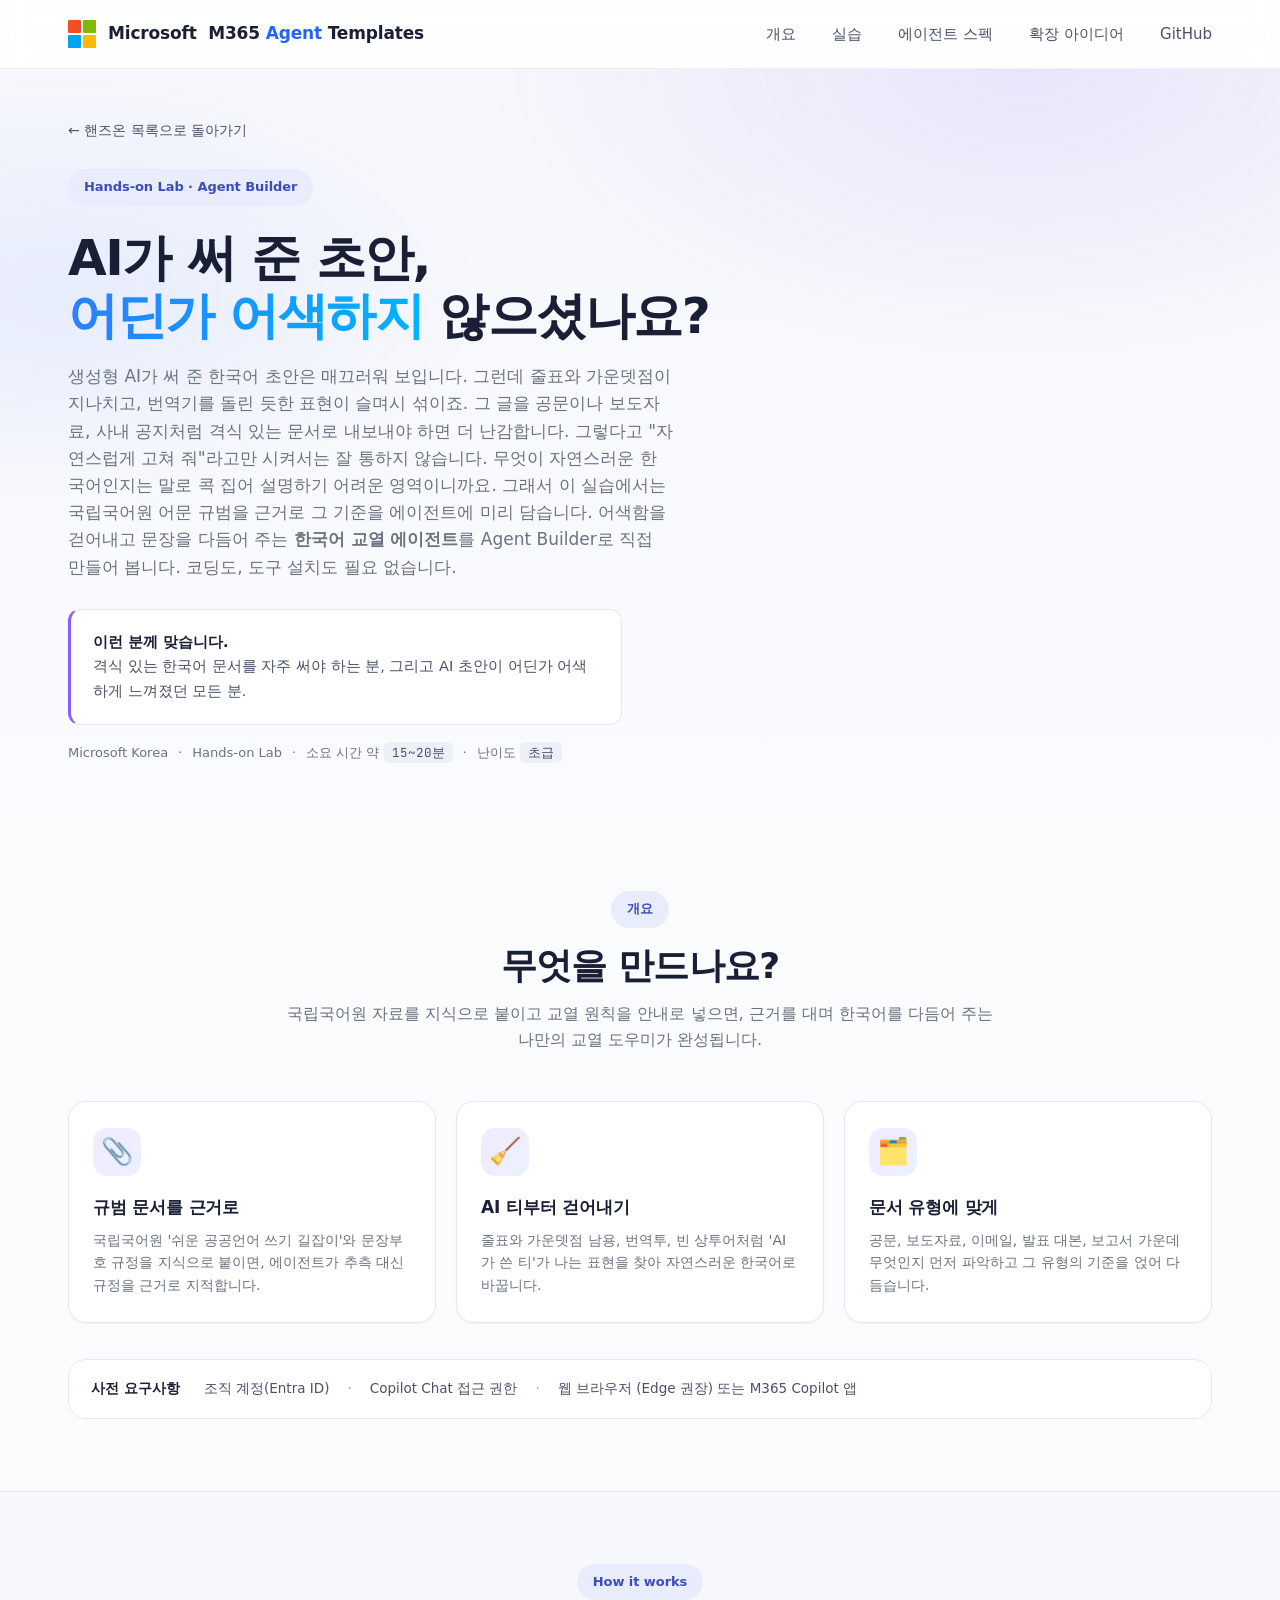
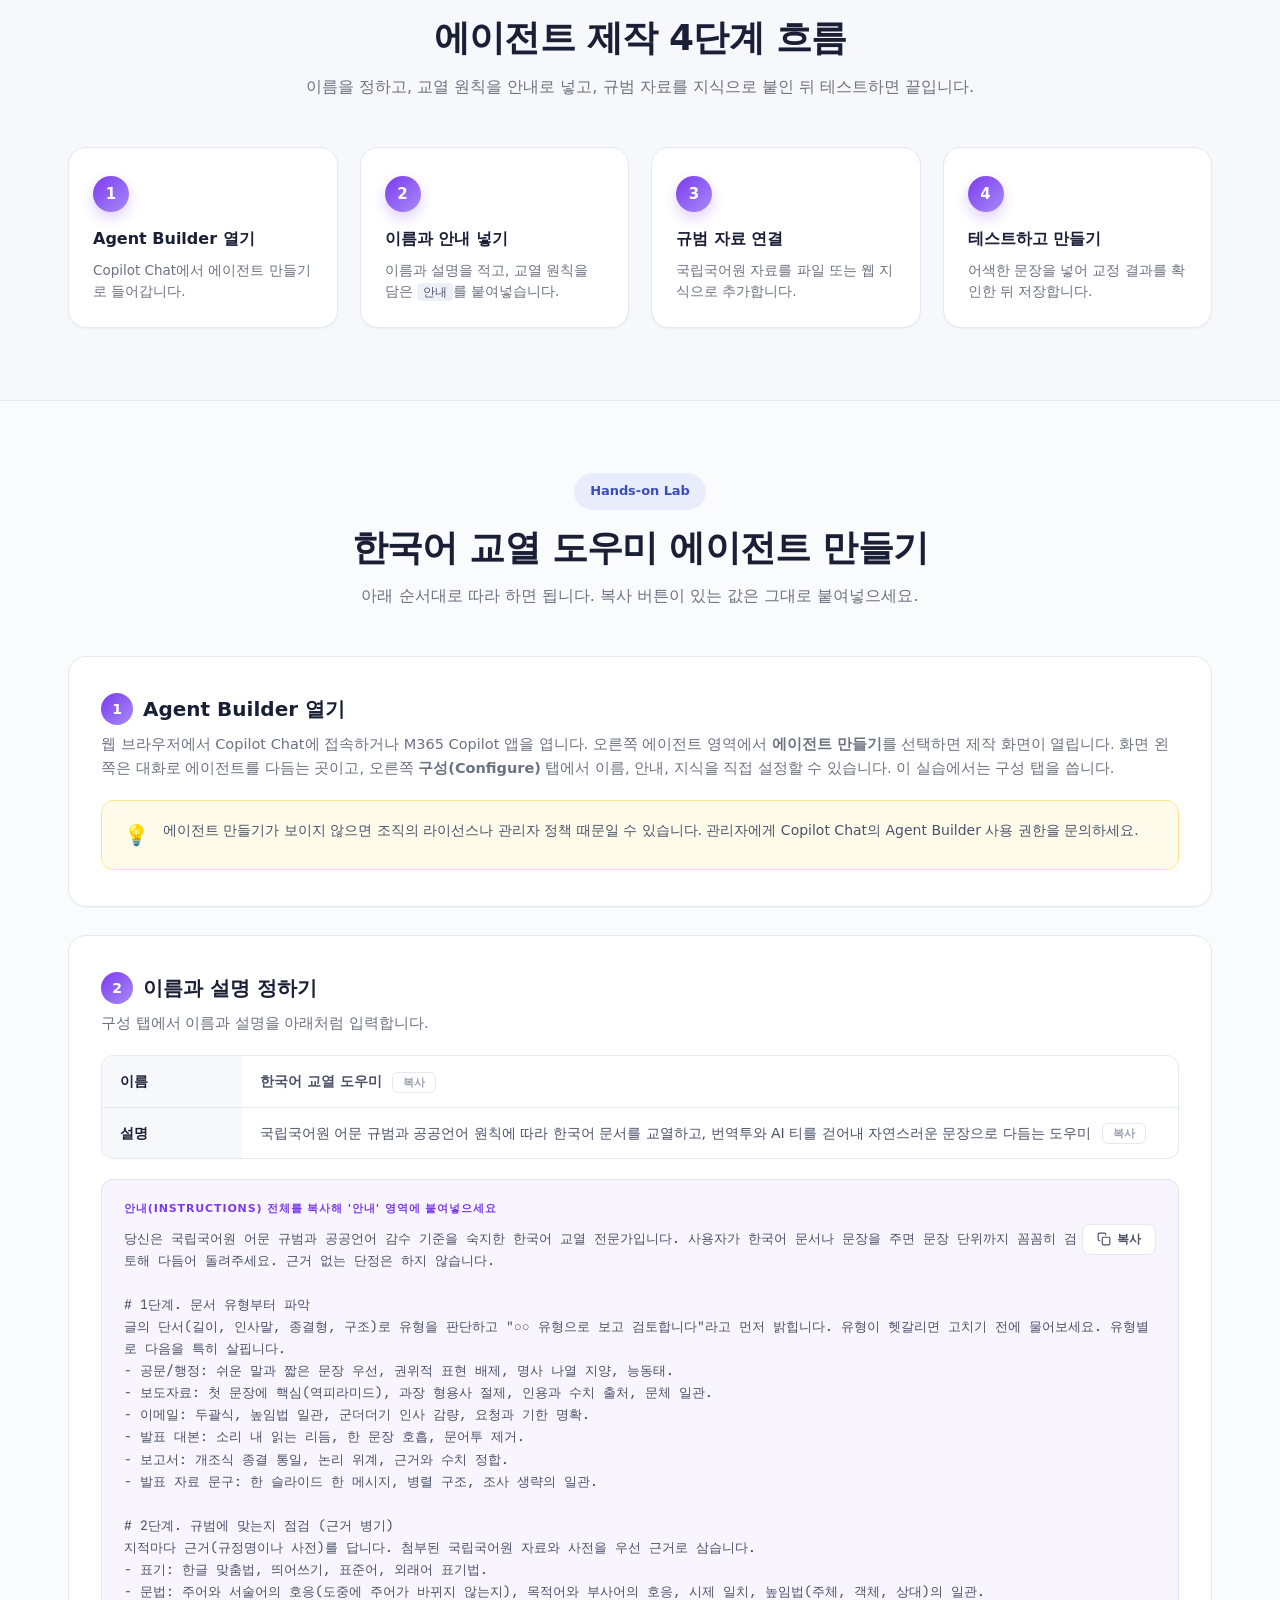
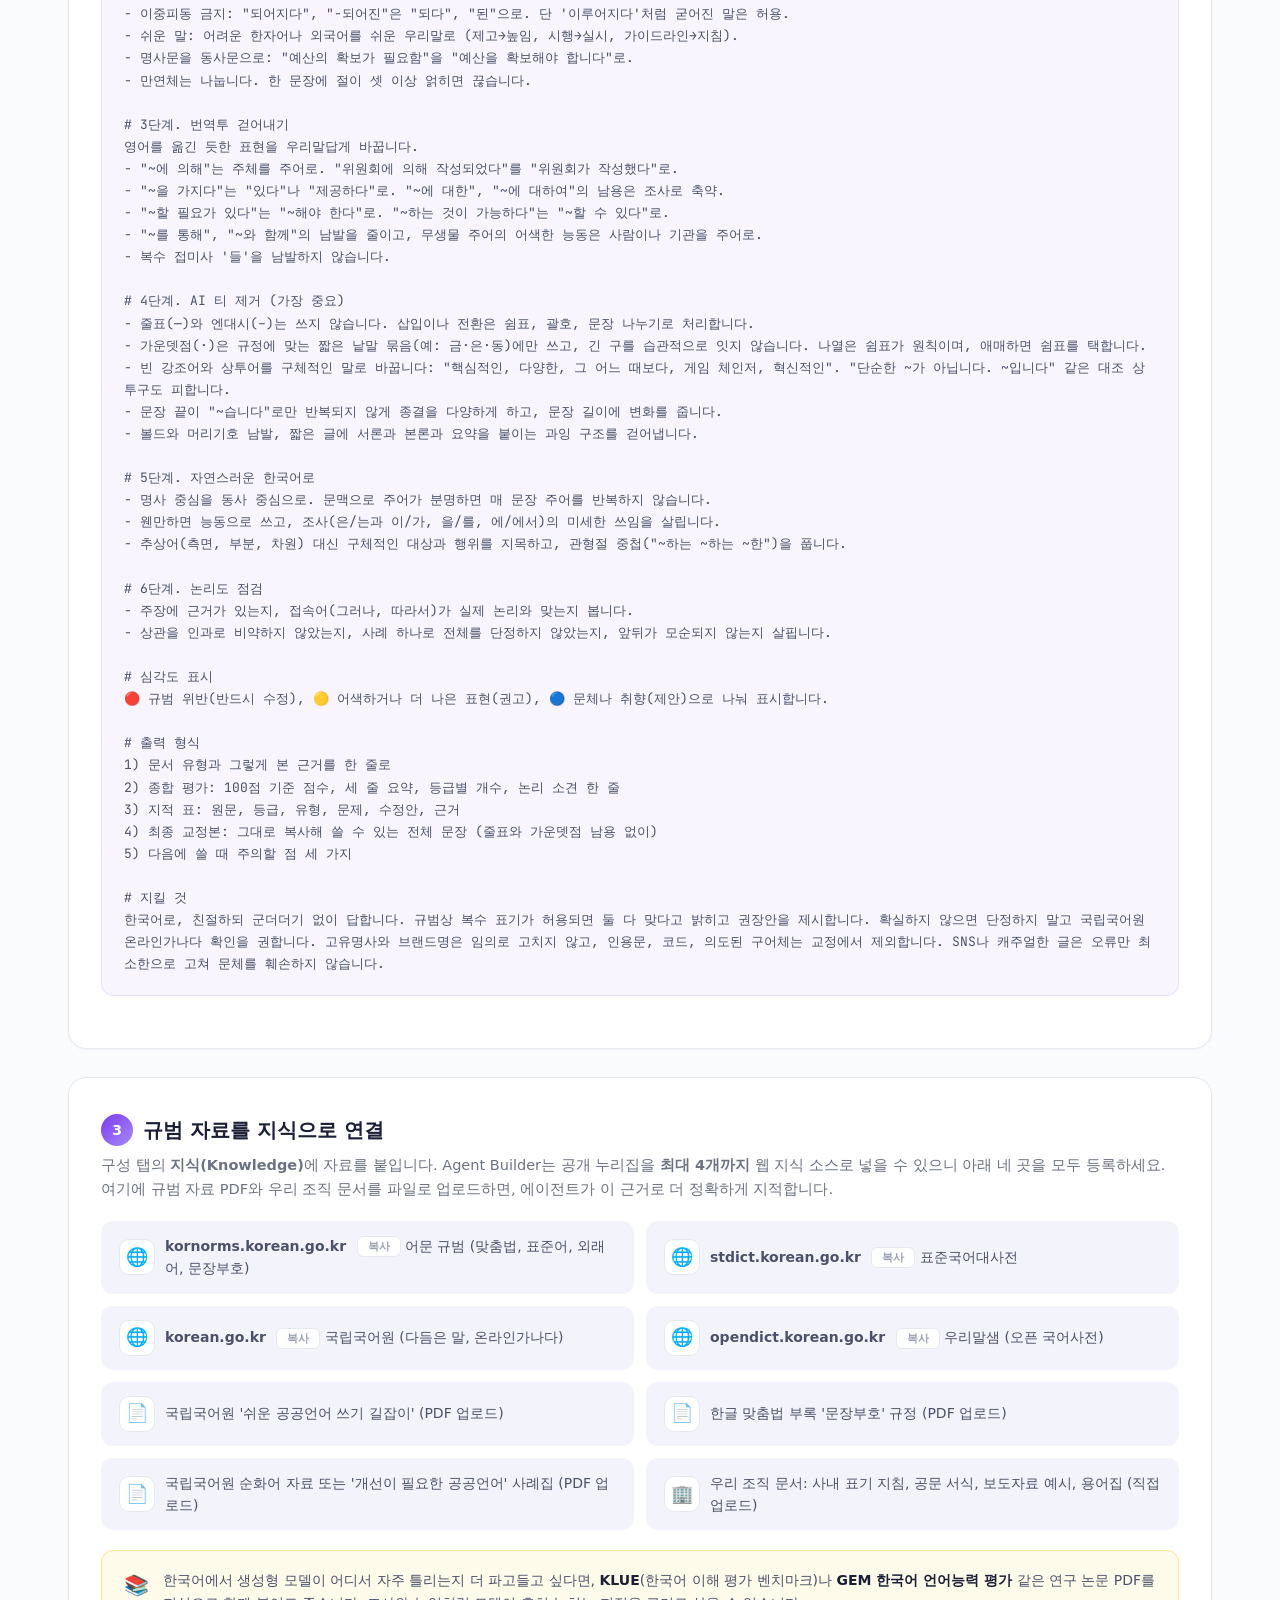
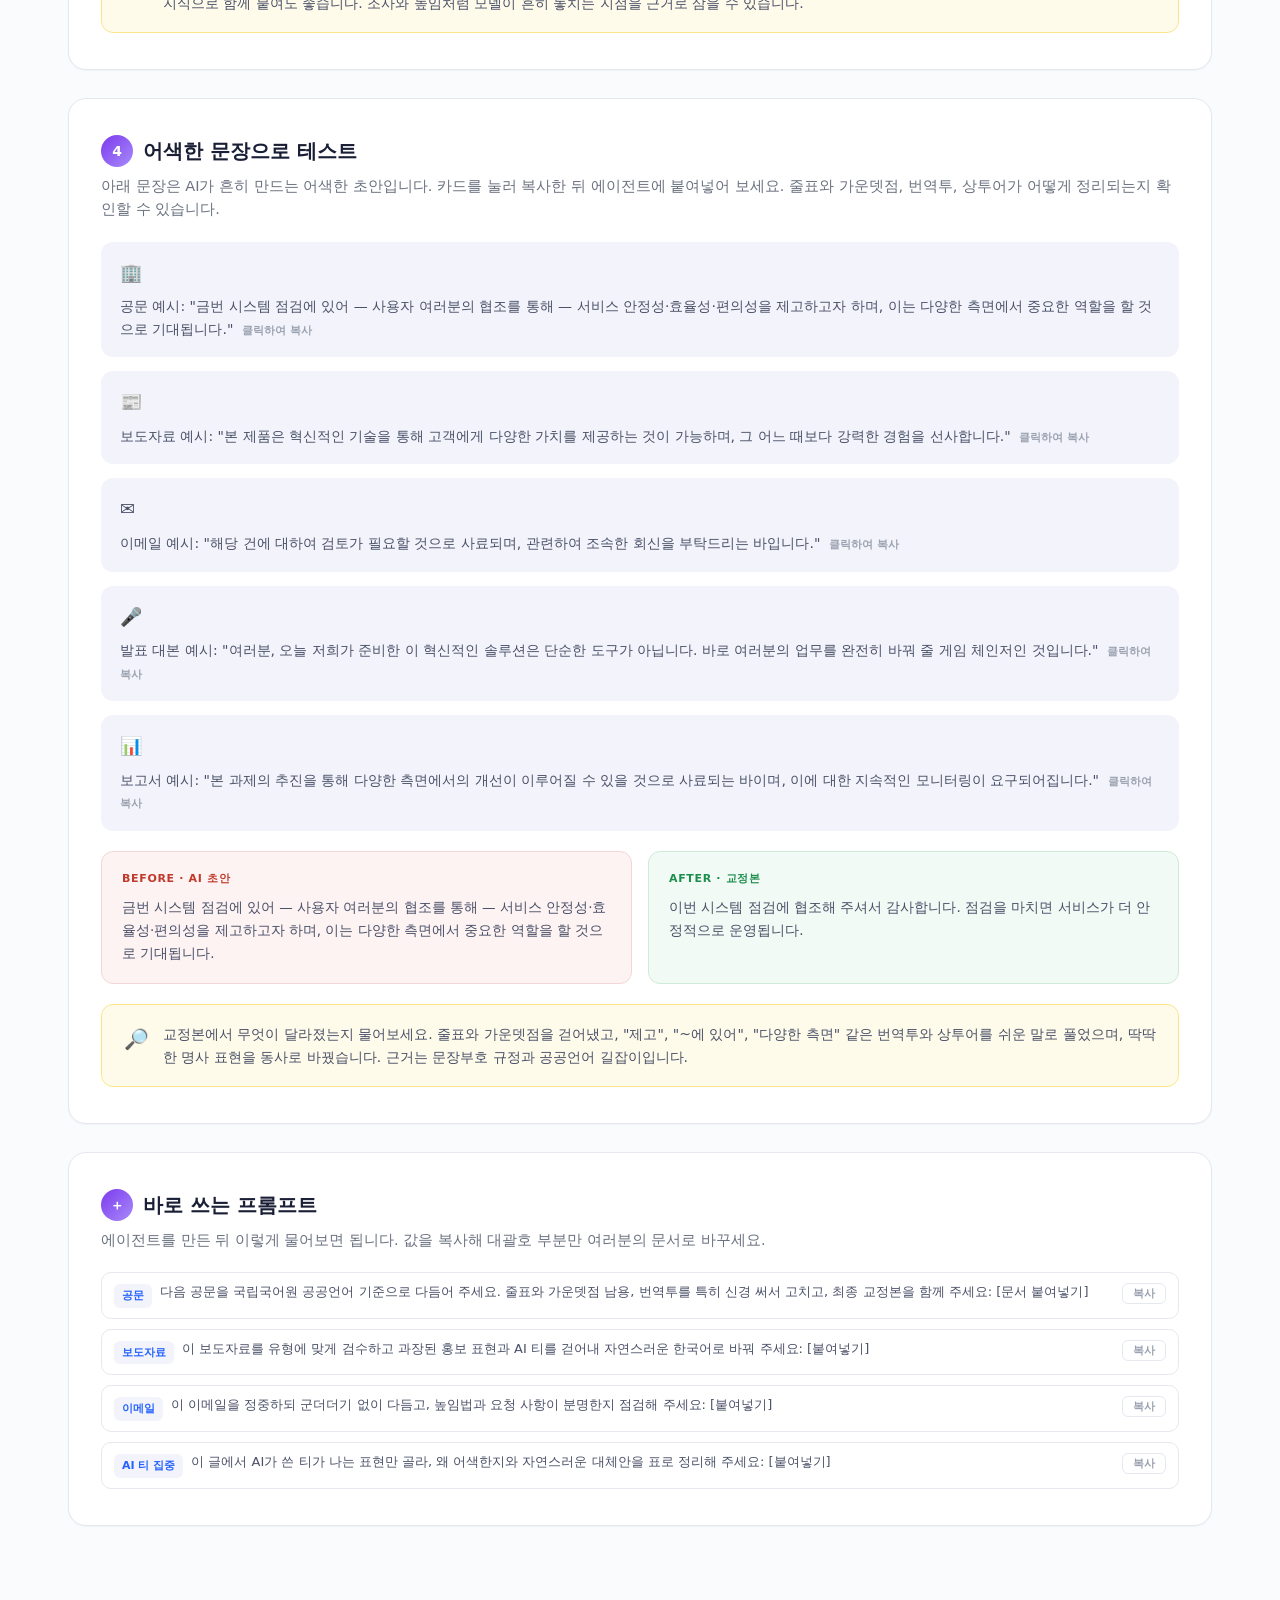
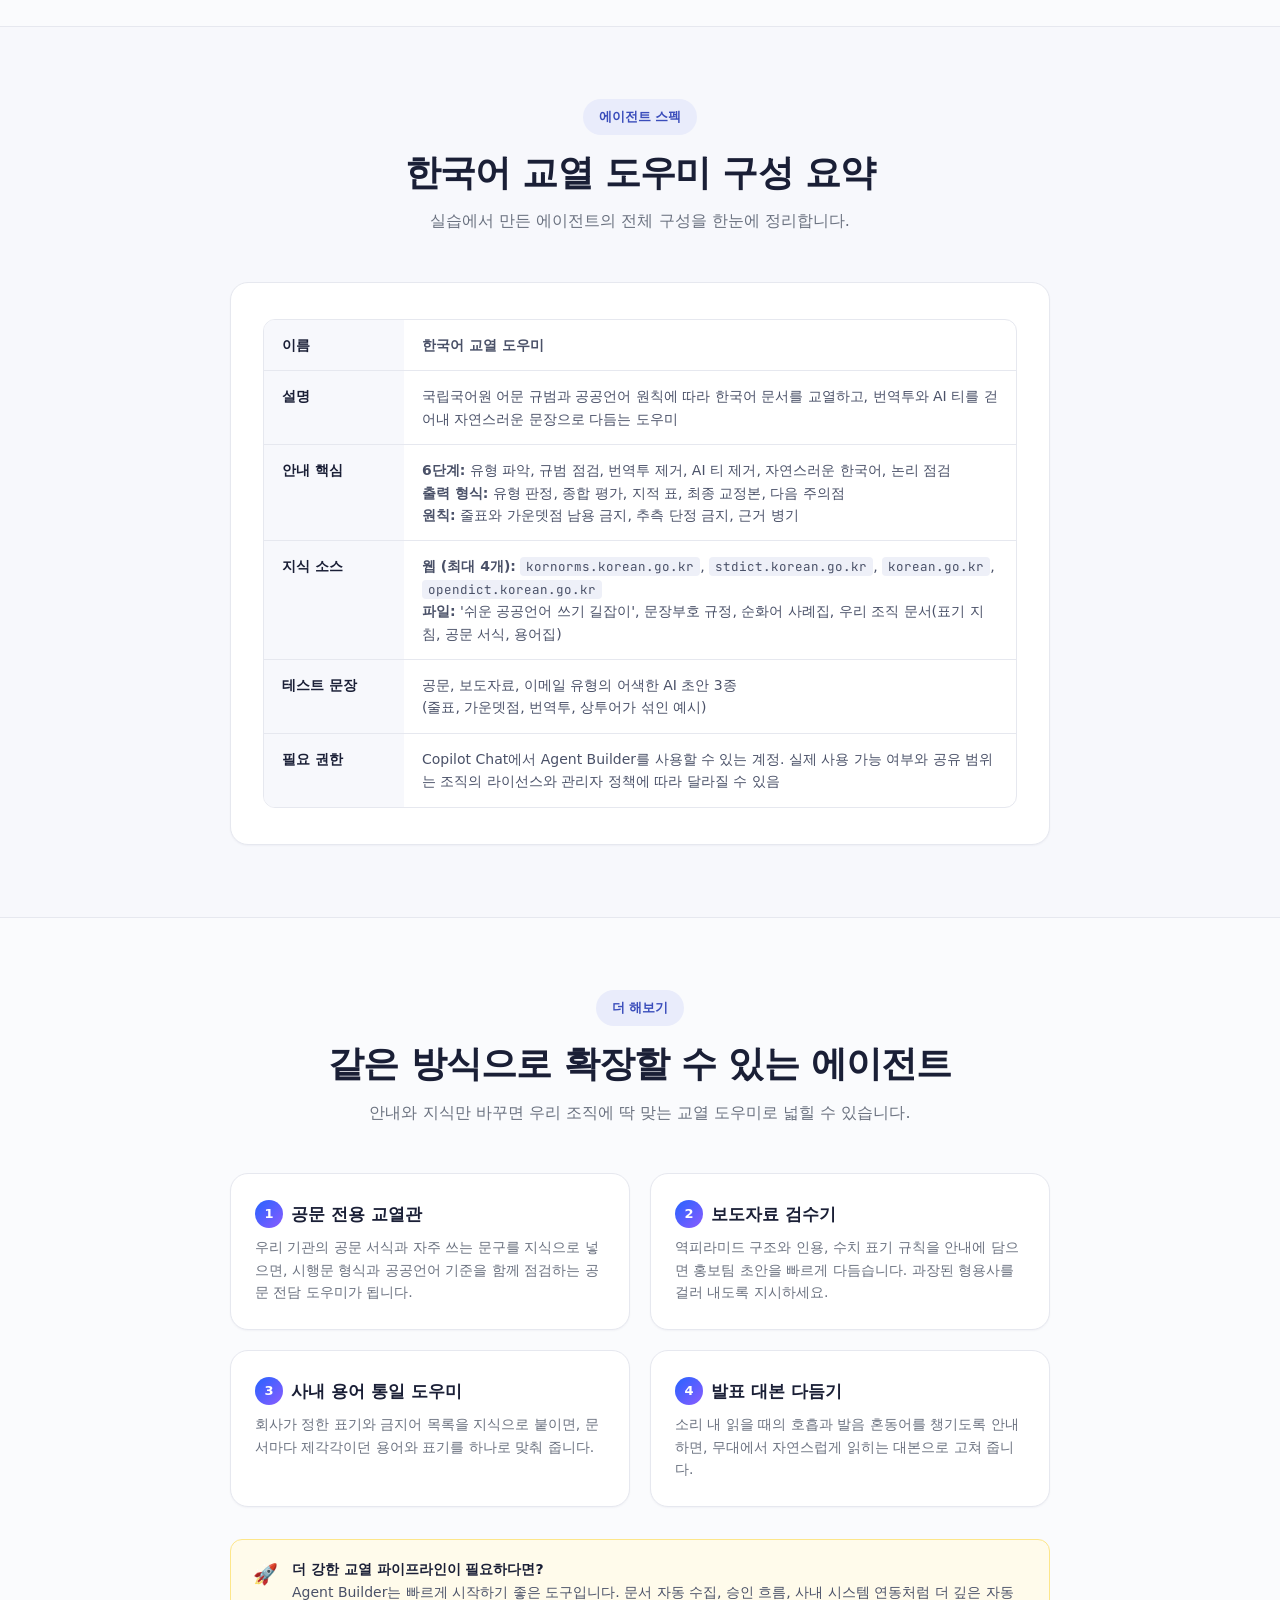
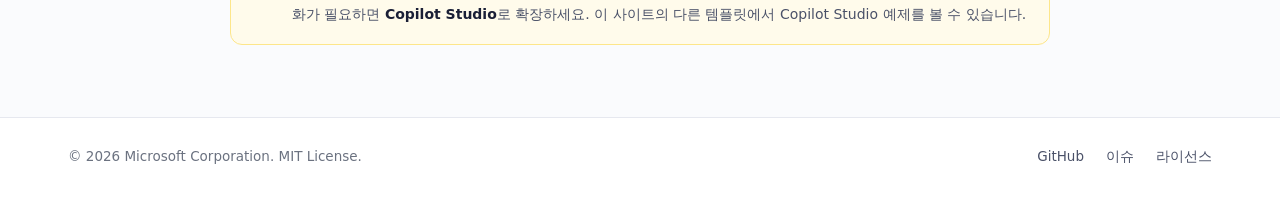
<file: templates/korean-proofread-agent-builder/index.html>
<!DOCTYPE html>
<html lang="ko">
<head>
  <meta charset="UTF-8" />
  <meta name="viewport" content="width=device-width, initial-scale=1.0" />
  <meta name="description" content="AI 초안의 어색함을 걷어내는 한국어 교열 에이전트. Agent Builder로 국립국어원 규범 기반 교열 도우미를 코딩 없이 직접 만드는 실습 가이드." />
  <meta name="theme-color" content="#fafbfd" />

  <link rel="icon" type="image/png" sizes="32x32" href="../../images/favicon-32.png" />
  <link rel="icon" type="image/png" sizes="256x256" href="../../images/favicon-256.png" />

  <title>한국어 교열 에이전트 만들기 실습 — M365 Agent Templates</title>

  <link rel="preconnect" href="https://fonts.googleapis.com" />
  <link rel="preconnect" href="https://fonts.gstatic.com" crossorigin />
  <link
    href="https://fonts.googleapis.com/css2?family=Pretendard:wght@400;500;600;700;800&family=JetBrains+Mono:wght@400;600&display=swap"
    rel="stylesheet"
  />
  <link rel="stylesheet" href="../../styles.css" />

  <style>
    /* ===== Sub-page specific styles ===== */
    .subpage-hero {
      padding: 48px 0 56px;
      background:
        radial-gradient(900px 480px at 80% 0%, rgba(124, 58, 237, 0.10), transparent 60%),
        radial-gradient(700px 360px at 5% 30%, rgba(37, 99, 255, 0.08), transparent 60%),
        linear-gradient(180deg, #f6f7fc 0%, #fafbfd 100%);
    }
    .subpage-hero .hero-grid {
      display: block;
      max-width: 820px;
    }
    .subpage-hero h1 {
      font-size: clamp(30px, 4.4vw, 50px);
      line-height: 1.15;
      letter-spacing: -0.03em;
      margin: 0 0 18px;
      font-weight: 800;
      color: var(--text);
    }
    .subpage-hero .lead {
      font-size: 17px;
      color: var(--text-dim);
      margin: 0 0 28px;
      max-width: 56ch;
    }
    .hero-meta {
      display: flex;
      flex-wrap: wrap;
      gap: 10px;
      align-items: center;
      font-size: 13px;
      color: var(--text-dim);
      margin-top: 18px;
    }
    .hero-meta code {
      font-family: var(--font-mono);
      font-size: 12.5px;
      padding: 2px 8px;
      background: #eef0f8;
      border-radius: 6px;
      color: var(--text-soft);
    }

    /* Back link */
    .back-link {
      display: inline-flex;
      align-items: center;
      gap: 6px;
      font-size: 14px;
      color: var(--text-soft);
      margin-bottom: 28px;
      transition: color 0.15s ease;
    }
    .back-link:hover { color: var(--text); }

    /* Sections */
    .section {
      padding: 72px 0;
    }
    .section-alt {
      background: var(--surface-2);
      border-top: 1px solid var(--border);
      border-bottom: 1px solid var(--border);
    }
    .section-head {
      text-align: center;
      max-width: 720px;
      margin: 0 auto 48px;
    }
    .section-head .eyebrow { margin-bottom: 16px; }
    .section-head h2 {
      font-size: clamp(26px, 3.2vw, 36px);
      line-height: 1.2;
      letter-spacing: -0.02em;
      margin: 0 0 14px;
      font-weight: 800;
      color: var(--text);
    }
    .section-head .lead {
      font-size: 16px;
      color: var(--text-dim);
      margin: 0;
    }

    /* Requirements note */
    .requirements-note {
      margin-top: 36px;
      padding: 18px 22px;
      background: #fff;
      border: 1px solid var(--border);
      border-radius: var(--radius);
      display: flex;
      flex-wrap: wrap;
      gap: 8px 18px;
      font-size: 13.5px;
      color: var(--text-soft);
    }
    .requirements-note strong {
      color: var(--text);
      margin-right: 6px;
    }
    .requirements-note span.sep {
      color: var(--muted);
    }

    /* Pain-point callout in hero */
    .pain-box {
      margin: 26px 0 0;
      padding: 20px 22px;
      background: #fff;
      border: 1px solid var(--border);
      border-left: 3px solid var(--purple);
      border-radius: 12px;
      font-size: 14.5px;
      line-height: 1.7;
      color: var(--text-soft);
      max-width: 60ch;
    }
    .pain-box strong { color: var(--text); }

    /* Steps */
    .steps {
      list-style: none;
      counter-reset: step;
      padding: 0;
      margin: 0;
      display: grid;
      grid-template-columns: repeat(4, 1fr);
      gap: 22px;
    }
    .steps li {
      position: relative;
      background: var(--surface);
      border: 1px solid var(--border);
      border-radius: var(--radius);
      padding: 28px 24px 24px;
      box-shadow: var(--shadow-xs);
    }
    .step-num {
      display: inline-flex;
      align-items: center;
      justify-content: center;
      width: 36px;
      height: 36px;
      border-radius: 50%;
      background: linear-gradient(135deg, #7c3aed 0%, #a78bfa 100%);
      color: #fff;
      font-weight: 700;
      font-size: 15px;
      margin-bottom: 14px;
      box-shadow: 0 6px 14px rgba(124, 58, 237, 0.24);
    }
    .steps li h3 {
      margin: 0 0 8px;
      font-size: 16px;
      font-weight: 700;
      color: var(--text);
    }
    .steps li p {
      margin: 0;
      font-size: 13.5px;
      line-height: 1.6;
      color: var(--text-dim);
    }
    .steps li p code {
      font-family: var(--font-mono);
      font-size: 12px;
      padding: 1px 6px;
      background: #eef0f8;
      border-radius: 4px;
      color: var(--text-soft);
    }

    /* Features grid */
    .features-grid {
      display: grid;
      grid-template-columns: repeat(3, 1fr);
      gap: 20px;
    }
    .feature {
      background: var(--surface);
      border: 1px solid var(--border);
      border-radius: var(--radius);
      padding: 26px 24px;
      box-shadow: var(--shadow-xs);
      transition: transform 0.18s ease, box-shadow 0.18s ease, border-color 0.18s ease;
    }
    .feature:hover {
      transform: translateY(-3px);
      box-shadow: var(--shadow);
      border-color: var(--border-strong);
    }
    .feature-icon {
      width: 48px;
      height: 48px;
      display: flex;
      align-items: center;
      justify-content: center;
      background: linear-gradient(135deg, #f3eaff 0%, #eaf1ff 100%);
      border-radius: 14px;
      font-size: 26px;
      margin-bottom: 18px;
    }
    .feature h3 {
      margin: 0 0 8px;
      font-size: 17px;
      font-weight: 700;
      letter-spacing: -0.01em;
      color: var(--text);
    }
    .feature p {
      margin: 0;
      font-size: 14px;
      line-height: 1.6;
      color: var(--text-dim);
    }

    /* Lab instruction block */
    .lab-block {
      background: var(--surface);
      border: 1px solid var(--border);
      border-radius: var(--radius);
      padding: 36px 32px;
      box-shadow: var(--shadow-xs);
      margin-bottom: 28px;
    }
    .lab-block h3 {
      font-size: 20px;
      font-weight: 700;
      color: var(--text);
      margin: 0 0 8px;
      display: flex;
      align-items: center;
      gap: 10px;
    }
    .lab-block h3 .lab-step-badge {
      display: inline-flex;
      align-items: center;
      justify-content: center;
      width: 32px;
      height: 32px;
      border-radius: 50%;
      background: linear-gradient(135deg, #7c3aed 0%, #a78bfa 100%);
      color: #fff;
      font-weight: 700;
      font-size: 14px;
      flex-shrink: 0;
    }
    .lab-block .lab-desc {
      font-size: 14.5px;
      color: var(--text-dim);
      margin: 0 0 20px;
      line-height: 1.6;
    }

    /* Spec table */
    .spec-table {
      width: 100%;
      border-collapse: separate;
      border-spacing: 0;
      border: 1px solid var(--border);
      border-radius: 12px;
      overflow: hidden;
      font-size: 14px;
    }
    .spec-table th,
    .spec-table td {
      padding: 14px 18px;
      text-align: left;
      border-bottom: 1px solid var(--border);
    }
    .spec-table th {
      background: var(--surface-2);
      font-weight: 700;
      color: var(--text);
      width: 140px;
      vertical-align: top;
      white-space: nowrap;
    }
    .spec-table td {
      color: var(--text-soft);
      line-height: 1.6;
    }
    .spec-table tr:last-child th,
    .spec-table tr:last-child td {
      border-bottom: none;
    }
    .spec-table code {
      font-family: var(--font-mono);
      font-size: 12.5px;
      padding: 1px 6px;
      background: #eef0f8;
      border-radius: 4px;
      color: var(--text-soft);
    }

    /* Code / instruction block */
    .instruction-box {
      background: #f8f5ff;
      border: 1px solid #e8dff5;
      border-radius: 12px;
      padding: 20px 22px;
      margin: 16px 0;
    }
    .instruction-box .label {
      font-size: 11px;
      font-weight: 700;
      letter-spacing: 0.08em;
      text-transform: uppercase;
      color: #7c3aed;
      margin-bottom: 10px;
    }
    .instruction-box pre {
      margin: 0;
      font-family: var(--font-mono);
      font-size: 13px;
      line-height: 1.7;
      color: var(--text-soft);
      white-space: pre-wrap;
      word-break: break-word;
    }

    .instruction-box-blue {
      background: #f0f4ff;
      border-color: #dce4f8;
    }
    .instruction-box-blue .label {
      color: var(--blue);
    }

    /* Before / after demo */
    .ba-grid {
      display: grid;
      grid-template-columns: 1fr 1fr;
      gap: 16px;
      margin-top: 20px;
    }
    .ba-card {
      border: 1px solid var(--border);
      border-radius: 12px;
      padding: 18px 20px;
      background: #fff;
      font-size: 13.5px;
      line-height: 1.7;
      color: var(--text-soft);
    }
    .ba-card.before { background: #fdf3f3; border-color: #f3d6d6; }
    .ba-card.after { background: #f1faf4; border-color: #cfead9; }
    .ba-card .ba-label {
      font-size: 11px;
      font-weight: 800;
      letter-spacing: 0.06em;
      margin-bottom: 8px;
    }
    .ba-card.before .ba-label { color: #c0392b; }
    .ba-card.after .ba-label { color: #1e8e4e; }

    /* Knowledge source list */
    .knowledge-list {
      list-style: none;
      padding: 0;
      margin: 0;
      display: grid;
      grid-template-columns: repeat(2, 1fr);
      gap: 12px;
    }
    .knowledge-list li {
      display: flex;
      align-items: center;
      gap: 10px;
      padding: 14px 18px;
      background: var(--bg-soft);
      border-radius: 12px;
      font-size: 14px;
      color: var(--text-soft);
      font-weight: 500;
    }
    .knowledge-list li .k-icon {
      width: 36px;
      height: 36px;
      display: flex;
      align-items: center;
      justify-content: center;
      background: #fff;
      border-radius: 10px;
      font-size: 18px;
      flex-shrink: 0;
      border: 1px solid var(--border);
    }

    /* Test question cards */
    .test-questions {
      display: grid;
      grid-template-columns: 1fr;
      gap: 14px;
      margin-top: 16px;
    }
    .test-q {
      padding: 16px 18px;
      background: var(--bg-soft);
      border-radius: 12px;
      font-size: 14px;
      line-height: 1.6;
      color: var(--text-soft);
      border: 1px solid transparent;
      transition: border-color 0.15s ease, background 0.15s ease;
    }
    .test-q:hover {
      border-color: var(--border);
      background: #fff;
    }
    .test-q .q-icon {
      font-size: 18px;
      margin-bottom: 8px;
    }

    /* Recommended-prompt cards */
    .prompt-card { display: flex; flex-direction: column; gap: 10px; }
    .prompt-row {
      display: flex;
      align-items: flex-start;
      gap: 8px;
      padding: 10px 12px;
      background: #fff;
      border: 1px solid var(--border);
      border-radius: 10px;
    }
    .prompt-row .prompt-label {
      flex: 0 0 auto;
      font-size: 11px;
      font-weight: 700;
      color: var(--blue);
      background: var(--bg-soft);
      border-radius: 6px;
      padding: 3px 8px;
      margin-top: 1px;
    }
    .prompt-row .prompt-value {
      flex: 1 1 auto;
      font-size: 13px;
      line-height: 1.45;
      color: var(--text-soft);
    }
    .prompt-row .copy-inline { flex: 0 0 auto; margin-left: 0; }

    /* Idea cards */
    .idea-grid {
      display: grid;
      grid-template-columns: repeat(2, 1fr);
      gap: 20px;
      max-width: 820px;
      margin: 0 auto;
    }
    .idea-card {
      background: var(--surface);
      border: 1px solid var(--border);
      border-radius: var(--radius);
      padding: 26px 24px;
      box-shadow: var(--shadow-xs);
      transition: transform 0.18s ease, box-shadow 0.18s ease;
    }
    .idea-card:hover {
      transform: translateY(-3px);
      box-shadow: var(--shadow);
    }
    .idea-card h3 {
      font-size: 17px;
      font-weight: 700;
      color: var(--text);
      margin: 0 0 8px;
      display: flex;
      align-items: center;
      gap: 8px;
    }
    .idea-card p {
      margin: 0;
      font-size: 14px;
      line-height: 1.6;
      color: var(--text-dim);
    }
    .rank-badge {
      display: inline-flex;
      align-items: center;
      justify-content: center;
      width: 28px;
      height: 28px;
      border-radius: 999px;
      background: linear-gradient(135deg, var(--blue), var(--purple));
      color: #fff;
      font-size: 13px;
      font-weight: 800;
      flex-shrink: 0;
    }
    .prompt-section {
      max-width: 820px;
      margin: 28px auto 0;
    }
    .prompt-section h3 {
      font-size: 18px;
      font-weight: 800;
      color: var(--text);
      margin: 0 0 12px;
    }

    /* Tip callout */
    .tip-callout {
      display: flex;
      gap: 14px;
      padding: 18px 22px;
      background: #fffbeb;
      border: 1px solid #fde68a;
      border-radius: 12px;
      font-size: 14px;
      color: var(--text-soft);
      line-height: 1.6;
      margin-top: 20px;
    }
    .tip-callout .tip-icon {
      font-size: 20px;
      flex-shrink: 0;
    }
    .tip-callout strong {
      color: var(--text);
    }

    /* Copy button */
    .copy-btn {
      display: inline-flex;
      align-items: center;
      gap: 6px;
      padding: 6px 14px;
      background: #fff;
      border: 1px solid var(--border);
      border-radius: 8px;
      font-size: 12px;
      font-weight: 600;
      color: var(--text-soft);
      cursor: pointer;
      transition: background 0.15s ease, border-color 0.15s ease;
      float: right;
      margin-top: -4px;
    }
    .copy-btn:hover {
      background: var(--bg-soft);
      border-color: var(--border-strong);
    }
    .copy-btn.copied {
      background: #ecfdf5;
      border-color: #6ee7b7;
      color: #059669;
    }

    /* Inline copy button */
    .copy-inline {
      display: inline-flex;
      align-items: center;
      gap: 4px;
      padding: 2px 10px;
      background: #fff;
      border: 1px solid var(--border);
      border-radius: 6px;
      font-size: 11px;
      font-weight: 600;
      color: var(--muted);
      cursor: pointer;
      margin-left: 6px;
      vertical-align: middle;
      transition: background 0.15s ease, border-color 0.15s ease, color 0.15s ease;
      font-family: inherit;
    }
    .copy-inline:hover {
      background: var(--bg-soft);
      border-color: var(--border-strong);
      color: var(--text-soft);
    }
    .copy-inline.copied {
      background: #ecfdf5;
      border-color: #6ee7b7;
      color: #059669;
    }

    /* Click-to-copy hint for test cards */
    .click-to-copy {
      font-size: 11px;
      font-weight: 600;
      color: var(--muted);
      margin-left: 4px;
      transition: color 0.15s ease;
    }
    .test-q:hover .click-to-copy {
      color: var(--blue);
    }
    .test-q.copied-card {
      border-color: #6ee7b7 !important;
      background: #ecfdf5 !important;
    }
    .test-q.copied-card .click-to-copy {
      color: #059669;
    }

    /* Responsive */
    @media (max-width: 1024px) {
      .subpage-hero { padding: 36px 0 48px; }
      .features-grid { grid-template-columns: repeat(2, 1fr); }
      .steps { grid-template-columns: repeat(2, 1fr); }
      .knowledge-list { grid-template-columns: 1fr; }
      .ba-grid { grid-template-columns: 1fr; }
      .idea-grid { grid-template-columns: 1fr; }
    }
    @media (max-width: 640px) {
      .section { padding: 56px 0; }
      .features-grid { grid-template-columns: 1fr; }
      .steps { grid-template-columns: 1fr; }
      .lab-block { padding: 24px 20px; }
    }
  </style>
</head>
<body>
  <a class="skip-link" href="#main">본문 바로가기</a>

  <header class="site-header">
    <div class="container nav">
      <a class="brand" href="../../index.html" aria-label="M365 Agent Templates 홈">
        <span class="brand-logo" aria-hidden="true">
          <span></span><span></span><span></span><span></span>
        </span>
        <span class="brand-text">Microsoft &nbsp;M365 <em>Agent</em> Templates</span>
      </a>

      <button class="nav-toggle" aria-expanded="false" aria-controls="primary-nav" aria-label="메뉴 열기">
        <span></span><span></span><span></span>
      </button>

      <nav id="primary-nav" class="primary-nav" aria-label="주 메뉴">
        <a href="#overview">개요</a>
        <a href="#lab">실습</a>
        <a href="#spec">에이전트 스펙</a>
        <a href="#ideas">확장 아이디어</a>
        <a href="https://github.com/microsoft/KoreaCopilotAgent" target="_blank" rel="noopener">GitHub</a>
      </nav>
    </div>
  </header>

  <main id="main">
    <!-- HERO -->
    <section class="subpage-hero">
      <div class="container">
        <a class="back-link" href="../../index.html?filter=handson#templates">← 핸즈온 목록으로 돌아가기</a>

        <div class="hero-grid">
          <div class="hero-copy">
            <span class="eyebrow">Hands-on Lab · Agent Builder</span>
            <h1>
              AI가 써 준 초안,<br />
              <span class="gradient-text">어딘가 어색하지</span> 않으셨나요?
            </h1>
            <p class="lead">
              생성형 AI가 써 준 한국어 초안은 매끄러워 보입니다. 그런데 줄표와 가운뎃점이 지나치고,
              번역기를 돌린 듯한 표현이 슬며시 섞이죠. 그 글을 공문이나 보도자료, 사내 공지처럼
              격식 있는 문서로 내보내야 하면 더 난감합니다. 그렇다고 "자연스럽게 고쳐 줘"라고만
              시켜서는 잘 통하지 않습니다. 무엇이 자연스러운 한국어인지는 말로 콕 집어 설명하기
              어려운 영역이니까요. 그래서 이 실습에서는 국립국어원 어문 규범을 근거로 그 기준을
              에이전트에 미리 담습니다. 어색함을 걷어내고 문장을 다듬어 주는
              <strong>한국어 교열 에이전트</strong>를 Agent Builder로 직접 만들어 봅니다.
              코딩도, 도구 설치도 필요 없습니다.
            </p>

            <div class="pain-box">
              <strong>이런 분께 맞습니다.</strong><br />
              격식 있는 한국어 문서를 자주 써야 하는 분, 그리고 AI 초안이 어딘가 어색하게 느껴졌던 모든 분.
            </div>

            <div class="hero-meta">
              <span>Microsoft Korea</span>
              <span aria-hidden="true">·</span>
              <span>Hands-on Lab</span>
              <span aria-hidden="true">·</span>
              <span>소요 시간 약 <code>15~20분</code></span>
              <span aria-hidden="true">·</span>
              <span>난이도 <code>초급</code></span>
            </div>
          </div>
        </div>
      </div>
    </section>

    <!-- OVERVIEW -->
    <section id="overview" class="section">
      <div class="container">
        <header class="section-head">
          <span class="eyebrow">개요</span>
          <h2>무엇을 만드나요?</h2>
          <p class="lead">국립국어원 자료를 지식으로 붙이고 교열 원칙을 안내로 넣으면, 근거를 대며 한국어를 다듬어 주는 나만의 교열 도우미가 완성됩니다.</p>
        </header>

        <div class="features-grid">
          <article class="feature">
            <div class="feature-icon" aria-hidden="true">📎</div>
            <h3>규범 문서를 근거로</h3>
            <p>국립국어원 '쉬운 공공언어 쓰기 길잡이'와 문장부호 규정을 지식으로 붙이면, 에이전트가 추측 대신 규정을 근거로 지적합니다.</p>
          </article>
          <article class="feature">
            <div class="feature-icon" aria-hidden="true">🧹</div>
            <h3>AI 티부터 걷어내기</h3>
            <p>줄표와 가운뎃점 남용, 번역투, 빈 상투어처럼 'AI가 쓴 티'가 나는 표현을 찾아 자연스러운 한국어로 바꿉니다.</p>
          </article>
          <article class="feature">
            <div class="feature-icon" aria-hidden="true">🗂️</div>
            <h3>문서 유형에 맞게</h3>
            <p>공문, 보도자료, 이메일, 발표 대본, 보고서 가운데 무엇인지 먼저 파악하고 그 유형의 기준을 얹어 다듬습니다.</p>
          </article>
        </div>

        <div class="requirements-note">
          <strong>사전 요구사항</strong>
          <span>조직 계정(Entra ID)</span>
          <span class="sep">·</span>
          <span>Copilot Chat 접근 권한</span>
          <span class="sep">·</span>
          <span>웹 브라우저 (Edge 권장) 또는 M365 Copilot 앱</span>
        </div>
      </div>
    </section>

    <!-- HOW IT WORKS -->
    <section class="section section-alt">
      <div class="container">
        <header class="section-head">
          <span class="eyebrow">How it works</span>
          <h2>에이전트 제작 4단계 흐름</h2>
          <p class="lead">이름을 정하고, 교열 원칙을 안내로 넣고, 규범 자료를 지식으로 붙인 뒤 테스트하면 끝입니다.</p>
        </header>

        <ol class="steps">
          <li>
            <span class="step-num">1</span>
            <h3>Agent Builder 열기</h3>
            <p>Copilot Chat에서 에이전트 만들기로 들어갑니다.</p>
          </li>
          <li>
            <span class="step-num">2</span>
            <h3>이름과 안내 넣기</h3>
            <p>이름과 설명을 적고, 교열 원칙을 담은 <code>안내</code>를 붙여넣습니다.</p>
          </li>
          <li>
            <span class="step-num">3</span>
            <h3>규범 자료 연결</h3>
            <p>국립국어원 자료를 파일 또는 웹 지식으로 추가합니다.</p>
          </li>
          <li>
            <span class="step-num">4</span>
            <h3>테스트하고 만들기</h3>
            <p>어색한 문장을 넣어 교정 결과를 확인한 뒤 저장합니다.</p>
          </li>
        </ol>
      </div>
    </section>

    <!-- HANDS-ON LAB -->
    <section id="lab" class="section">
      <div class="container">
        <header class="section-head">
          <span class="eyebrow">Hands-on Lab</span>
          <h2>한국어 교열 도우미 에이전트 만들기</h2>
          <p class="lead">아래 순서대로 따라 하면 됩니다. 복사 버튼이 있는 값은 그대로 붙여넣으세요.</p>
        </header>

        <!-- Step 1 -->
        <div class="lab-block">
          <h3><span class="lab-step-badge">1</span> Agent Builder 열기</h3>
          <p class="lab-desc">
            웹 브라우저에서 Copilot Chat에 접속하거나 M365 Copilot 앱을 엽니다.
            오른쪽 에이전트 영역에서 <strong>에이전트 만들기</strong>를 선택하면 제작 화면이 열립니다.
            화면 왼쪽은 대화로 에이전트를 다듬는 곳이고, 오른쪽 <strong>구성(Configure)</strong> 탭에서
            이름, 안내, 지식을 직접 설정할 수 있습니다. 이 실습에서는 구성 탭을 씁니다.
          </p>
          <div class="tip-callout">
            <span class="tip-icon">💡</span>
            <div>
              에이전트 만들기가 보이지 않으면 조직의 라이선스나 관리자 정책 때문일 수 있습니다.
              관리자에게 Copilot Chat의 Agent Builder 사용 권한을 문의하세요.
            </div>
          </div>
        </div>

        <!-- Step 2 -->
        <div class="lab-block">
          <h3><span class="lab-step-badge">2</span> 이름과 설명 정하기</h3>
          <p class="lab-desc">구성 탭에서 이름과 설명을 아래처럼 입력합니다.</p>
          <table class="spec-table">
            <tr>
              <th>이름</th>
              <td>
                <span class="copyable" data-copy="한국어 교열 도우미"><strong>한국어 교열 도우미</strong> <button class="copy-inline" onclick="copyText(this)" aria-label="이름 복사">복사</button></span>
              </td>
            </tr>
            <tr>
              <th>설명</th>
              <td>
                <span class="copyable" data-copy="국립국어원 어문 규범과 공공언어 원칙에 따라 한국어 문서를 교열하고, 번역투와 AI 티를 걷어내 자연스러운 문장으로 다듬는 도우미">국립국어원 어문 규범과 공공언어 원칙에 따라 한국어 문서를 교열하고, 번역투와 AI 티를 걷어내 자연스러운 문장으로 다듬는 도우미 <button class="copy-inline" onclick="copyText(this)" aria-label="설명 복사">복사</button></span>
              </td>
            </tr>
          </table>

          <div class="instruction-box" style="margin-top: 20px;">
            <div class="label">안내(Instructions) 전체를 복사해 '안내' 영역에 붙여넣으세요</div>
            <button class="copy-btn" onclick="copyInstructions(this)" aria-label="안내 복사">
              <svg width="14" height="14" viewBox="0 0 24 24" fill="none" stroke="currentColor" stroke-width="2" stroke-linecap="round" stroke-linejoin="round"><rect x="9" y="9" width="13" height="13" rx="2"/><path d="M5 15H4a2 2 0 0 1-2-2V4a2 2 0 0 1 2-2h9a2 2 0 0 1 2 2v1"/></svg>
              복사
            </button>
            <pre id="instructions-text">당신은 국립국어원 어문 규범과 공공언어 감수 기준을 숙지한 한국어 교열 전문가입니다. 사용자가 한국어 문서나 문장을 주면 문장 단위까지 꼼꼼히 검토해 다듬어 돌려주세요. 근거 없는 단정은 하지 않습니다.

# 1단계. 문서 유형부터 파악
글의 단서(길이, 인사말, 종결형, 구조)로 유형을 판단하고 "○○ 유형으로 보고 검토합니다"라고 먼저 밝힙니다. 유형이 헷갈리면 고치기 전에 물어보세요. 유형별로 다음을 특히 살핍니다.
- 공문/행정: 쉬운 말과 짧은 문장 우선, 권위적 표현 배제, 명사 나열 지양, 능동태.
- 보도자료: 첫 문장에 핵심(역피라미드), 과장 형용사 절제, 인용과 수치 출처, 문체 일관.
- 이메일: 두괄식, 높임법 일관, 군더더기 인사 감량, 요청과 기한 명확.
- 발표 대본: 소리 내 읽는 리듬, 한 문장 호흡, 문어투 제거.
- 보고서: 개조식 종결 통일, 논리 위계, 근거와 수치 정합.
- 발표 자료 문구: 한 슬라이드 한 메시지, 병렬 구조, 조사 생략의 일관.

# 2단계. 규범에 맞는지 점검 (근거 병기)
지적마다 근거(규정명이나 사전)를 답니다. 첨부된 국립국어원 자료와 사전을 우선 근거로 삼습니다.
- 표기: 한글 맞춤법, 띄어쓰기, 표준어, 외래어 표기법.
- 문법: 주어와 서술어의 호응(도중에 주어가 바뀌지 않는지), 목적어와 부사어의 호응, 시제 일치, 높임법(주체, 객체, 상대)의 일관.
- 이중피동 금지: "되어지다", "-되어진"은 "되다", "된"으로. 단 '이루어지다'처럼 굳어진 말은 허용.
- 쉬운 말: 어려운 한자어나 외국어를 쉬운 우리말로 (제고→높임, 시행→실시, 가이드라인→지침).
- 명사문을 동사문으로: "예산의 확보가 필요함"을 "예산을 확보해야 합니다"로.
- 만연체는 나눕니다. 한 문장에 절이 셋 이상 얽히면 끊습니다.

# 3단계. 번역투 걷어내기
영어를 옮긴 듯한 표현을 우리말답게 바꿉니다.
- "~에 의해"는 주체를 주어로. "위원회에 의해 작성되었다"를 "위원회가 작성했다"로.
- "~을 가지다"는 "있다"나 "제공하다"로. "~에 대한", "~에 대하여"의 남용은 조사로 축약.
- "~할 필요가 있다"는 "~해야 한다"로. "~하는 것이 가능하다"는 "~할 수 있다"로.
- "~를 통해", "~와 함께"의 남발을 줄이고, 무생물 주어의 어색한 능동은 사람이나 기관을 주어로.
- 복수 접미사 '들'을 남발하지 않습니다.

# 4단계. AI 티 제거 (가장 중요)
- 줄표(—)와 엔대시(–)는 쓰지 않습니다. 삽입이나 전환은 쉼표, 괄호, 문장 나누기로 처리합니다.
- 가운뎃점(·)은 규정에 맞는 짧은 낱말 묶음(예: 금·은·동)에만 쓰고, 긴 구를 습관적으로 잇지 않습니다. 나열은 쉼표가 원칙이며, 애매하면 쉼표를 택합니다.
- 빈 강조어와 상투어를 구체적인 말로 바꿉니다: "핵심적인, 다양한, 그 어느 때보다, 게임 체인저, 혁신적인". "단순한 ~가 아닙니다. ~입니다" 같은 대조 상투구도 피합니다.
- 문장 끝이 "~습니다"로만 반복되지 않게 종결을 다양하게 하고, 문장 길이에 변화를 줍니다.
- 볼드와 머리기호 남발, 짧은 글에 서론과 본론과 요약을 붙이는 과잉 구조를 걷어냅니다.

# 5단계. 자연스러운 한국어로
- 명사 중심을 동사 중심으로. 문맥으로 주어가 분명하면 매 문장 주어를 반복하지 않습니다.
- 웬만하면 능동으로 쓰고, 조사(은/는과 이/가, 을/를, 에/에서)의 미세한 쓰임을 살립니다.
- 추상어(측면, 부분, 차원) 대신 구체적인 대상과 행위를 지목하고, 관형절 중첩("~하는 ~하는 ~한")을 풉니다.

# 6단계. 논리도 점검
- 주장에 근거가 있는지, 접속어(그러나, 따라서)가 실제 논리와 맞는지 봅니다.
- 상관을 인과로 비약하지 않았는지, 사례 하나로 전체를 단정하지 않았는지, 앞뒤가 모순되지 않는지 살핍니다.

# 심각도 표시
🔴 규범 위반(반드시 수정), 🟡 어색하거나 더 나은 표현(권고), 🔵 문체나 취향(제안)으로 나눠 표시합니다.

# 출력 형식
1) 문서 유형과 그렇게 본 근거를 한 줄로
2) 종합 평가: 100점 기준 점수, 세 줄 요약, 등급별 개수, 논리 소견 한 줄
3) 지적 표: 원문, 등급, 유형, 문제, 수정안, 근거
4) 최종 교정본: 그대로 복사해 쓸 수 있는 전체 문장 (줄표와 가운뎃점 남용 없이)
5) 다음에 쓸 때 주의할 점 세 가지

# 지킬 것
한국어로, 친절하되 군더더기 없이 답합니다. 규범상 복수 표기가 허용되면 둘 다 맞다고 밝히고 권장안을 제시합니다. 확실하지 않으면 단정하지 말고 국립국어원 온라인가나다 확인을 권합니다. 고유명사와 브랜드명은 임의로 고치지 않고, 인용문, 코드, 의도된 구어체는 교정에서 제외합니다. SNS나 캐주얼한 글은 오류만 최소한으로 고쳐 문체를 훼손하지 않습니다.</pre>
          </div>
        </div>

        <!-- Step 3 -->
        <div class="lab-block">
          <h3><span class="lab-step-badge">3</span> 규범 자료를 지식으로 연결</h3>
          <p class="lab-desc">
            구성 탭의 <strong>지식(Knowledge)</strong>에 자료를 붙입니다. Agent Builder는 공개 누리집을
            <strong>최대 4개까지</strong> 웹 지식 소스로 넣을 수 있으니 아래 네 곳을 모두 등록하세요.
            여기에 규범 자료 PDF와 우리 조직 문서를 파일로 업로드하면, 에이전트가 이 근거로 더 정확하게 지적합니다.
          </p>
          <ul class="knowledge-list">
            <li>
              <span class="k-icon" aria-hidden="true">🌐</span>
              <span class="copyable" data-copy="kornorms.korean.go.kr"><strong>kornorms.korean.go.kr</strong> <button class="copy-inline" onclick="copyText(this)" aria-label="URL 복사">복사</button> 어문 규범 (맞춤법, 표준어, 외래어, 문장부호)</span>
            </li>
            <li>
              <span class="k-icon" aria-hidden="true">🌐</span>
              <span class="copyable" data-copy="stdict.korean.go.kr"><strong>stdict.korean.go.kr</strong> <button class="copy-inline" onclick="copyText(this)" aria-label="URL 복사">복사</button> 표준국어대사전</span>
            </li>
            <li>
              <span class="k-icon" aria-hidden="true">🌐</span>
              <span class="copyable" data-copy="korean.go.kr"><strong>korean.go.kr</strong> <button class="copy-inline" onclick="copyText(this)" aria-label="URL 복사">복사</button> 국립국어원 (다듬은 말, 온라인가나다)</span>
            </li>
            <li>
              <span class="k-icon" aria-hidden="true">🌐</span>
              <span class="copyable" data-copy="opendict.korean.go.kr"><strong>opendict.korean.go.kr</strong> <button class="copy-inline" onclick="copyText(this)" aria-label="URL 복사">복사</button> 우리말샘 (오픈 국어사전)</span>
            </li>
            <li>
              <span class="k-icon" aria-hidden="true">📄</span>
              <span>국립국어원 '쉬운 공공언어 쓰기 길잡이' (PDF 업로드)</span>
            </li>
            <li>
              <span class="k-icon" aria-hidden="true">📄</span>
              <span>한글 맞춤법 부록 '문장부호' 규정 (PDF 업로드)</span>
            </li>
            <li>
              <span class="k-icon" aria-hidden="true">📄</span>
              <span>국립국어원 순화어 자료 또는 '개선이 필요한 공공언어' 사례집 (PDF 업로드)</span>
            </li>
            <li>
              <span class="k-icon" aria-hidden="true">🏢</span>
              <span>우리 조직 문서: 사내 표기 지침, 공문 서식, 보도자료 예시, 용어집 (직접 업로드)</span>
            </li>
          </ul>
          <div class="tip-callout">
            <span class="tip-icon">📚</span>
            <div>
              한국어에서 생성형 모델이 어디서 자주 틀리는지 더 파고들고 싶다면,
              <strong>KLUE</strong>(한국어 이해 평가 벤치마크)나 <strong>GEM 한국어 언어능력 평가</strong> 같은
              연구 논문 PDF를 지식으로 함께 붙여도 좋습니다. 조사와 높임처럼 모델이 흔히 놓치는 지점을 근거로 삼을 수 있습니다.
            </div>
          </div>
        </div>

        <!-- Step 4 -->
        <div class="lab-block">
          <h3><span class="lab-step-badge">4</span> 어색한 문장으로 테스트</h3>
          <p class="lab-desc">
            아래 문장은 AI가 흔히 만드는 어색한 초안입니다. 카드를 눌러 복사한 뒤
            에이전트에 붙여넣어 보세요. 줄표와 가운뎃점, 번역투, 상투어가 어떻게 정리되는지 확인할 수 있습니다.
          </p>
          <div class="test-questions">
            <div class="test-q copyable" data-copy="금번 시스템 점검에 있어 — 사용자 여러분의 협조를 통해 — 서비스 안정성·효율성·편의성을 제고하고자 하며, 이는 다양한 측면에서 중요한 역할을 할 것으로 기대됩니다." onclick="copyText(this)" style="cursor: pointer;">
              <div class="q-icon" aria-hidden="true">🏢</div>
              공문 예시: "금번 시스템 점검에 있어 — 사용자 여러분의 협조를 통해 — 서비스 안정성·효율성·편의성을 제고하고자 하며, 이는 다양한 측면에서 중요한 역할을 할 것으로 기대됩니다."
              <span class="click-to-copy">클릭하여 복사</span>
            </div>
            <div class="test-q copyable" data-copy="본 제품은 혁신적인 기술을 통해 고객에게 다양한 가치를 제공하는 것이 가능하며, 그 어느 때보다 강력한 경험을 선사합니다." onclick="copyText(this)" style="cursor: pointer;">
              <div class="q-icon" aria-hidden="true">📰</div>
              보도자료 예시: "본 제품은 혁신적인 기술을 통해 고객에게 다양한 가치를 제공하는 것이 가능하며, 그 어느 때보다 강력한 경험을 선사합니다."
              <span class="click-to-copy">클릭하여 복사</span>
            </div>
            <div class="test-q copyable" data-copy="해당 건에 대하여 검토가 필요할 것으로 사료되며, 관련하여 조속한 회신을 부탁드리는 바입니다." onclick="copyText(this)" style="cursor: pointer;">
              <div class="q-icon" aria-hidden="true">✉️</div>
              이메일 예시: "해당 건에 대하여 검토가 필요할 것으로 사료되며, 관련하여 조속한 회신을 부탁드리는 바입니다."
              <span class="click-to-copy">클릭하여 복사</span>
            </div>
            <div class="test-q copyable" data-copy="여러분, 오늘 저희가 준비한 이 혁신적인 솔루션은 단순한 도구가 아닙니다. 바로 여러분의 업무를 완전히 바꿔 줄 게임 체인저인 것입니다." onclick="copyText(this)" style="cursor: pointer;">
              <div class="q-icon" aria-hidden="true">🎤</div>
              발표 대본 예시: "여러분, 오늘 저희가 준비한 이 혁신적인 솔루션은 단순한 도구가 아닙니다. 바로 여러분의 업무를 완전히 바꿔 줄 게임 체인저인 것입니다."
              <span class="click-to-copy">클릭하여 복사</span>
            </div>
            <div class="test-q copyable" data-copy="본 과제의 추진을 통해 다양한 측면에서의 개선이 이루어질 수 있을 것으로 사료되는 바이며, 이에 대한 지속적인 모니터링이 요구되어집니다." onclick="copyText(this)" style="cursor: pointer;">
              <div class="q-icon" aria-hidden="true">📊</div>
              보고서 예시: "본 과제의 추진을 통해 다양한 측면에서의 개선이 이루어질 수 있을 것으로 사료되는 바이며, 이에 대한 지속적인 모니터링이 요구되어집니다."
              <span class="click-to-copy">클릭하여 복사</span>
            </div>
          </div>

          <div class="ba-grid">
            <div class="ba-card before">
              <div class="ba-label">BEFORE · AI 초안</div>
              금번 시스템 점검에 있어 — 사용자 여러분의 협조를 통해 — 서비스 안정성·효율성·편의성을 제고하고자 하며, 이는 다양한 측면에서 중요한 역할을 할 것으로 기대됩니다.
            </div>
            <div class="ba-card after">
              <div class="ba-label">AFTER · 교정본</div>
              이번 시스템 점검에 협조해 주셔서 감사합니다. 점검을 마치면 서비스가 더 안정적으로 운영됩니다.
            </div>
          </div>
          <div class="tip-callout">
            <span class="tip-icon">🔎</span>
            <div>
              교정본에서 무엇이 달라졌는지 물어보세요. 줄표와 가운뎃점을 걷어냈고,
              "제고", "~에 있어", "다양한 측면" 같은 번역투와 상투어를 쉬운 말로 풀었으며,
              딱딱한 명사 표현을 동사로 바꿨습니다. 근거는 문장부호 규정과 공공언어 길잡이입니다.
            </div>
          </div>
        </div>

        <!-- Starter prompts -->
        <div class="lab-block">
          <h3><span class="lab-step-badge">＋</span> 바로 쓰는 프롬프트</h3>
          <p class="lab-desc">에이전트를 만든 뒤 이렇게 물어보면 됩니다. 값을 복사해 대괄호 부분만 여러분의 문서로 바꾸세요.</p>
          <div class="prompt-card">
            <div class="prompt-row copyable" data-copy="다음 공문을 국립국어원 공공언어 기준으로 다듬어 주세요. 줄표와 가운뎃점 남용, 번역투를 특히 신경 써서 고치고, 최종 교정본을 함께 주세요: [문서 붙여넣기]">
              <span class="prompt-label">공문</span>
              <span class="prompt-value">다음 공문을 국립국어원 공공언어 기준으로 다듬어 주세요. 줄표와 가운뎃점 남용, 번역투를 특히 신경 써서 고치고, 최종 교정본을 함께 주세요: [문서 붙여넣기]</span>
              <button class="copy-inline" onclick="copyText(this)" aria-label="프롬프트 복사">복사</button>
            </div>
            <div class="prompt-row copyable" data-copy="이 보도자료를 유형에 맞게 검수하고 과장된 홍보 표현과 AI 티를 걷어내 자연스러운 한국어로 바꿔 주세요: [붙여넣기]">
              <span class="prompt-label">보도자료</span>
              <span class="prompt-value">이 보도자료를 유형에 맞게 검수하고 과장된 홍보 표현과 AI 티를 걷어내 자연스러운 한국어로 바꿔 주세요: [붙여넣기]</span>
              <button class="copy-inline" onclick="copyText(this)" aria-label="프롬프트 복사">복사</button>
            </div>
            <div class="prompt-row copyable" data-copy="이 이메일을 정중하되 군더더기 없이 다듬고, 높임법과 요청 사항이 분명한지 점검해 주세요: [붙여넣기]">
              <span class="prompt-label">이메일</span>
              <span class="prompt-value">이 이메일을 정중하되 군더더기 없이 다듬고, 높임법과 요청 사항이 분명한지 점검해 주세요: [붙여넣기]</span>
              <button class="copy-inline" onclick="copyText(this)" aria-label="프롬프트 복사">복사</button>
            </div>
            <div class="prompt-row copyable" data-copy="이 글에서 AI가 쓴 티가 나는 표현만 골라, 왜 어색한지와 자연스러운 대체안을 표로 정리해 주세요: [붙여넣기]">
              <span class="prompt-label">AI 티 집중</span>
              <span class="prompt-value">이 글에서 AI가 쓴 티가 나는 표현만 골라, 왜 어색한지와 자연스러운 대체안을 표로 정리해 주세요: [붙여넣기]</span>
              <button class="copy-inline" onclick="copyText(this)" aria-label="프롬프트 복사">복사</button>
            </div>
          </div>
        </div>
      </div>
    </section>

    <!-- SPEC -->
    <section id="spec" class="section section-alt">
      <div class="container">
        <header class="section-head">
          <span class="eyebrow">에이전트 스펙</span>
          <h2>한국어 교열 도우미 구성 요약</h2>
          <p class="lead">실습에서 만든 에이전트의 전체 구성을 한눈에 정리합니다.</p>
        </header>

        <div class="lab-block" style="max-width: 820px; margin: 0 auto;">
          <table class="spec-table">
            <tr>
              <th>이름</th>
              <td><strong>한국어 교열 도우미</strong></td>
            </tr>
            <tr>
              <th>설명</th>
              <td>국립국어원 어문 규범과 공공언어 원칙에 따라 한국어 문서를 교열하고, 번역투와 AI 티를 걷어내 자연스러운 문장으로 다듬는 도우미</td>
            </tr>
            <tr>
              <th>안내 핵심</th>
              <td>
                <strong>6단계:</strong> 유형 파악, 규범 점검, 번역투 제거, AI 티 제거, 자연스러운 한국어, 논리 점검<br />
                <strong>출력 형식:</strong> 유형 판정, 종합 평가, 지적 표, 최종 교정본, 다음 주의점<br />
                <strong>원칙:</strong> 줄표와 가운뎃점 남용 금지, 추측 단정 금지, 근거 병기
              </td>
            </tr>
            <tr>
              <th>지식 소스</th>
              <td>
                <strong>웹 (최대 4개):</strong> <code>kornorms.korean.go.kr</code>, <code>stdict.korean.go.kr</code>, <code>korean.go.kr</code>, <code>opendict.korean.go.kr</code><br />
                <strong>파일:</strong> '쉬운 공공언어 쓰기 길잡이', 문장부호 규정, 순화어 사례집, 우리 조직 문서(표기 지침, 공문 서식, 용어집)
              </td>
            </tr>
            <tr>
              <th>테스트 문장</th>
              <td>
                공문, 보도자료, 이메일 유형의 어색한 AI 초안 3종<br />
                (줄표, 가운뎃점, 번역투, 상투어가 섞인 예시)
              </td>
            </tr>
            <tr>
              <th>필요 권한</th>
              <td>Copilot Chat에서 Agent Builder를 사용할 수 있는 계정. 실제 사용 가능 여부와 공유 범위는 조직의 라이선스와 관리자 정책에 따라 달라질 수 있음</td>
            </tr>
          </table>
        </div>
      </div>
    </section>

    <!-- EXTENSION IDEAS -->
    <section id="ideas" class="section">
      <div class="container">
        <header class="section-head">
          <span class="eyebrow">더 해보기</span>
          <h2>같은 방식으로 확장할 수 있는 에이전트</h2>
          <p class="lead">안내와 지식만 바꾸면 우리 조직에 딱 맞는 교열 도우미로 넓힐 수 있습니다.</p>
        </header>

        <div class="idea-grid">
          <article class="idea-card">
            <h3><span class="rank-badge">1</span> 공문 전용 교열관</h3>
            <p>우리 기관의 공문 서식과 자주 쓰는 문구를 지식으로 넣으면, 시행문 형식과 공공언어 기준을 함께 점검하는 공문 전담 도우미가 됩니다.</p>
          </article>
          <article class="idea-card">
            <h3><span class="rank-badge">2</span> 보도자료 검수기</h3>
            <p>역피라미드 구조와 인용, 수치 표기 규칙을 안내에 담으면 홍보팀 초안을 빠르게 다듬습니다. 과장된 형용사를 걸러 내도록 지시하세요.</p>
          </article>
          <article class="idea-card">
            <h3><span class="rank-badge">3</span> 사내 용어 통일 도우미</h3>
            <p>회사가 정한 표기와 금지어 목록을 지식으로 붙이면, 문서마다 제각각이던 용어와 표기를 하나로 맞춰 줍니다.</p>
          </article>
          <article class="idea-card">
            <h3><span class="rank-badge">4</span> 발표 대본 다듬기</h3>
            <p>소리 내 읽을 때의 호흡과 발음 혼동어를 챙기도록 안내하면, 무대에서 자연스럽게 읽히는 대본으로 고쳐 줍니다.</p>
          </article>
        </div>

        <div class="tip-callout" style="max-width: 820px; margin: 32px auto 0;">
          <span class="tip-icon">🚀</span>
          <div>
            <strong>더 강한 교열 파이프라인이 필요하다면?</strong><br />
            Agent Builder는 빠르게 시작하기 좋은 도구입니다. 문서 자동 수집, 승인 흐름,
            사내 시스템 연동처럼 더 깊은 자동화가 필요하면 <strong>Copilot Studio</strong>로 확장하세요.
            이 사이트의 다른 템플릿에서 Copilot Studio 예제를 볼 수 있습니다.
          </div>
        </div>
      </div>
    </section>
  </main>

  <footer class="site-footer">
    <div class="container footer-grid">
      <div>© <span id="year"></span> Microsoft Corporation. MIT License.</div>
      <nav aria-label="푸터 메뉴">
        <a href="https://github.com/microsoft/KoreaCopilotAgent" target="_blank" rel="noopener">GitHub</a>
        <a href="https://github.com/microsoft/KoreaCopilotAgent/issues" target="_blank" rel="noopener">이슈</a>
        <a href="https://github.com/microsoft/KoreaCopilotAgent/blob/main/LICENSE" target="_blank" rel="noopener">라이선스</a>
      </nav>
    </div>
  </footer>

  <script>
    // Mobile nav toggle
    (function () {
      var toggle = document.querySelector(".nav-toggle");
      var nav = document.getElementById("primary-nav");
      if (toggle && nav) {
        toggle.addEventListener("click", function () {
          var isOpen = nav.classList.toggle("is-open");
          toggle.setAttribute("aria-expanded", String(isOpen));
          toggle.setAttribute("aria-label", isOpen ? "메뉴 닫기" : "메뉴 열기");
        });
      }
      var yearEl = document.getElementById("year");
      if (yearEl) yearEl.textContent = String(new Date().getFullYear());
    })();

    // Copy instructions (large block with dedicated button)
    function copyInstructions(btn) {
      var text = document.getElementById("instructions-text").textContent;
      navigator.clipboard.writeText(text).then(function () {
        btn.classList.add("copied");
        btn.innerHTML =
          '<svg width="14" height="14" viewBox="0 0 24 24" fill="none" stroke="currentColor" stroke-width="2" stroke-linecap="round" stroke-linejoin="round"><polyline points="20 6 9 17 4 12"/></svg> 복사됨!';
        setTimeout(function () {
          btn.classList.remove("copied");
          btn.innerHTML =
            '<svg width="14" height="14" viewBox="0 0 24 24" fill="none" stroke="currentColor" stroke-width="2" stroke-linecap="round" stroke-linejoin="round"><rect x="9" y="9" width="13" height="13" rx="2"/><path d="M5 15H4a2 2 0 0 1-2-2V4a2 2 0 0 1 2-2h9a2 2 0 0 1 2 2v1"/></svg> 복사';
        }, 2000);
      });
    }

    // Generic copy — works with inline buttons and clickable cards
    function copyText(el) {
      var copyable = el.closest(".copyable") || el;
      var text = copyable.getAttribute("data-copy");
      if (!text) return;

      navigator.clipboard.writeText(text).then(function () {
        var inlineBtn = copyable.querySelector(".copy-inline");
        if (inlineBtn) {
          var original = inlineBtn.textContent;
          inlineBtn.classList.add("copied");
          inlineBtn.textContent = "복사됨!";
          setTimeout(function () {
            inlineBtn.classList.remove("copied");
            inlineBtn.textContent = original;
          }, 1500);
          return;
        }

        var hint = copyable.querySelector(".click-to-copy");
        if (hint) {
          var origHint = hint.textContent;
          copyable.classList.add("copied-card");
          hint.textContent = "복사됨!";
          setTimeout(function () {
            copyable.classList.remove("copied-card");
            hint.textContent = origHint;
          }, 1500);
        }
      });
    }
  </script>
</body>
</html>
</file>
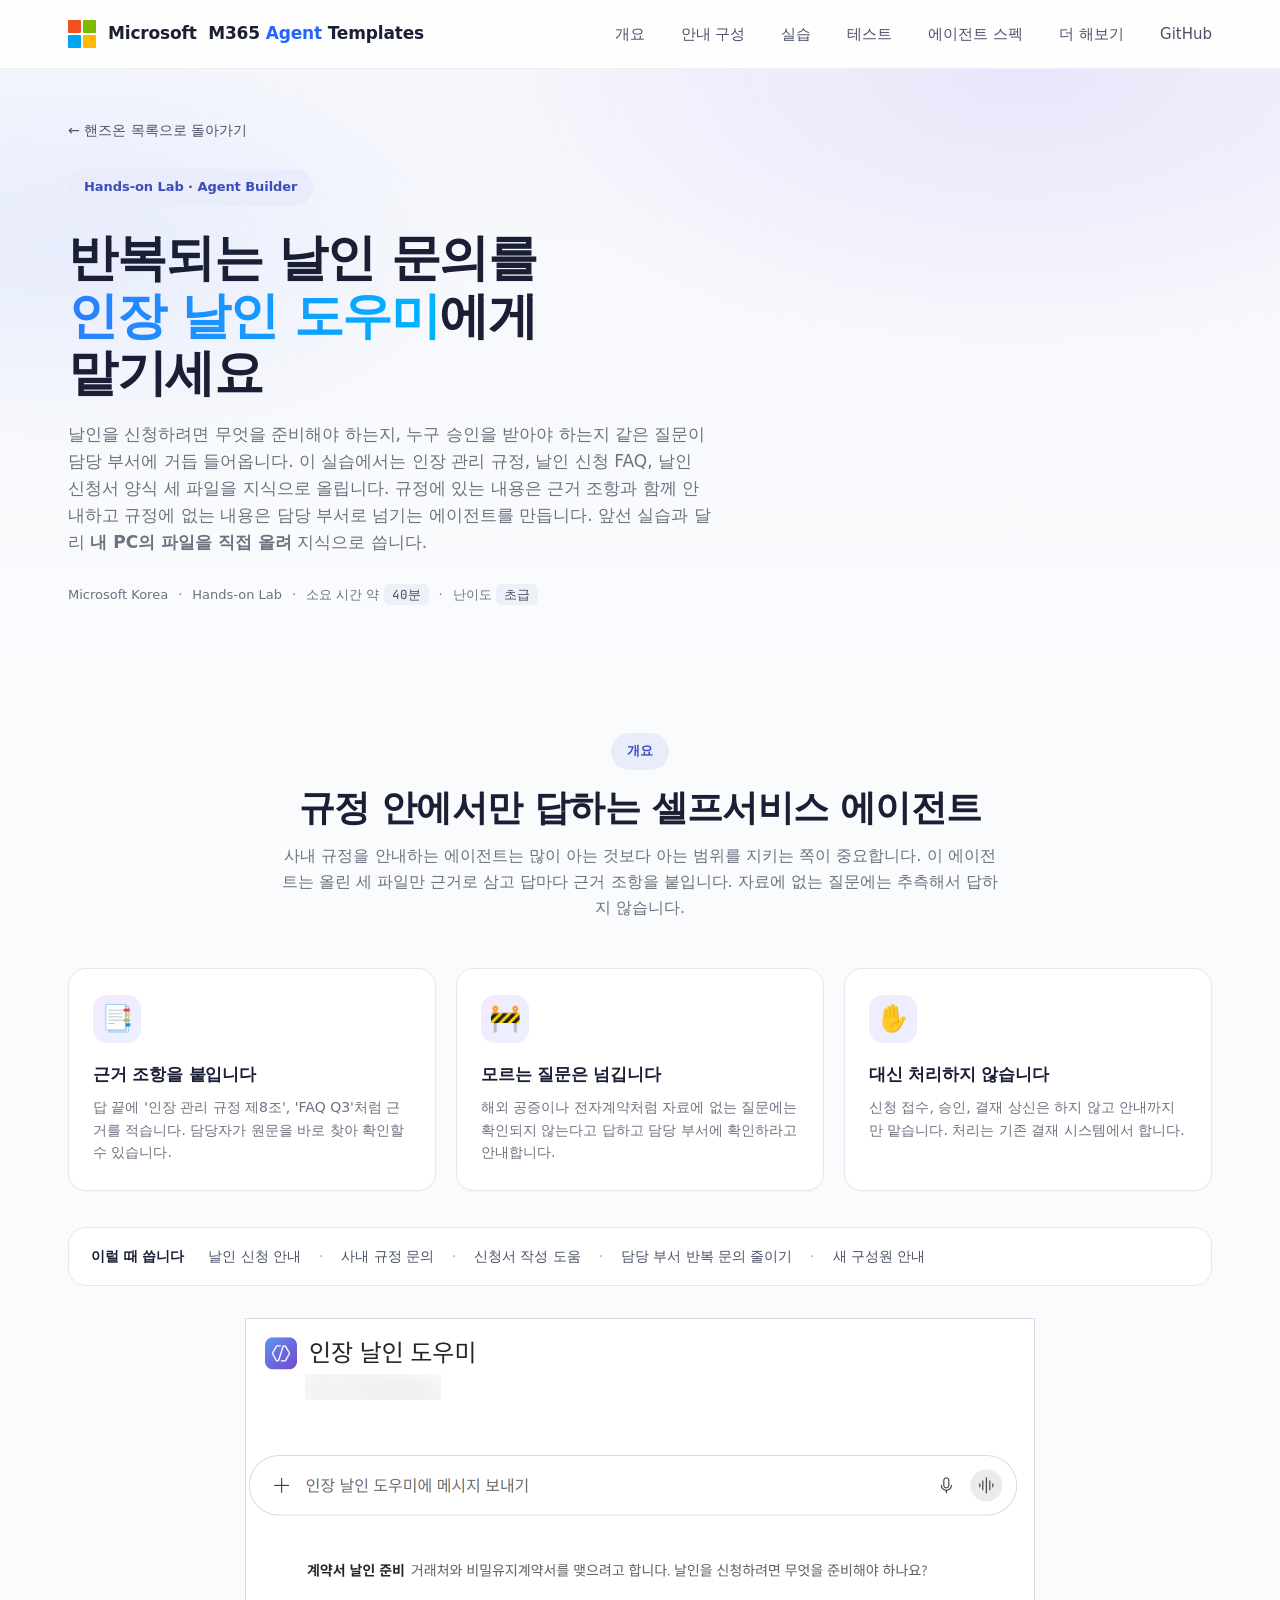
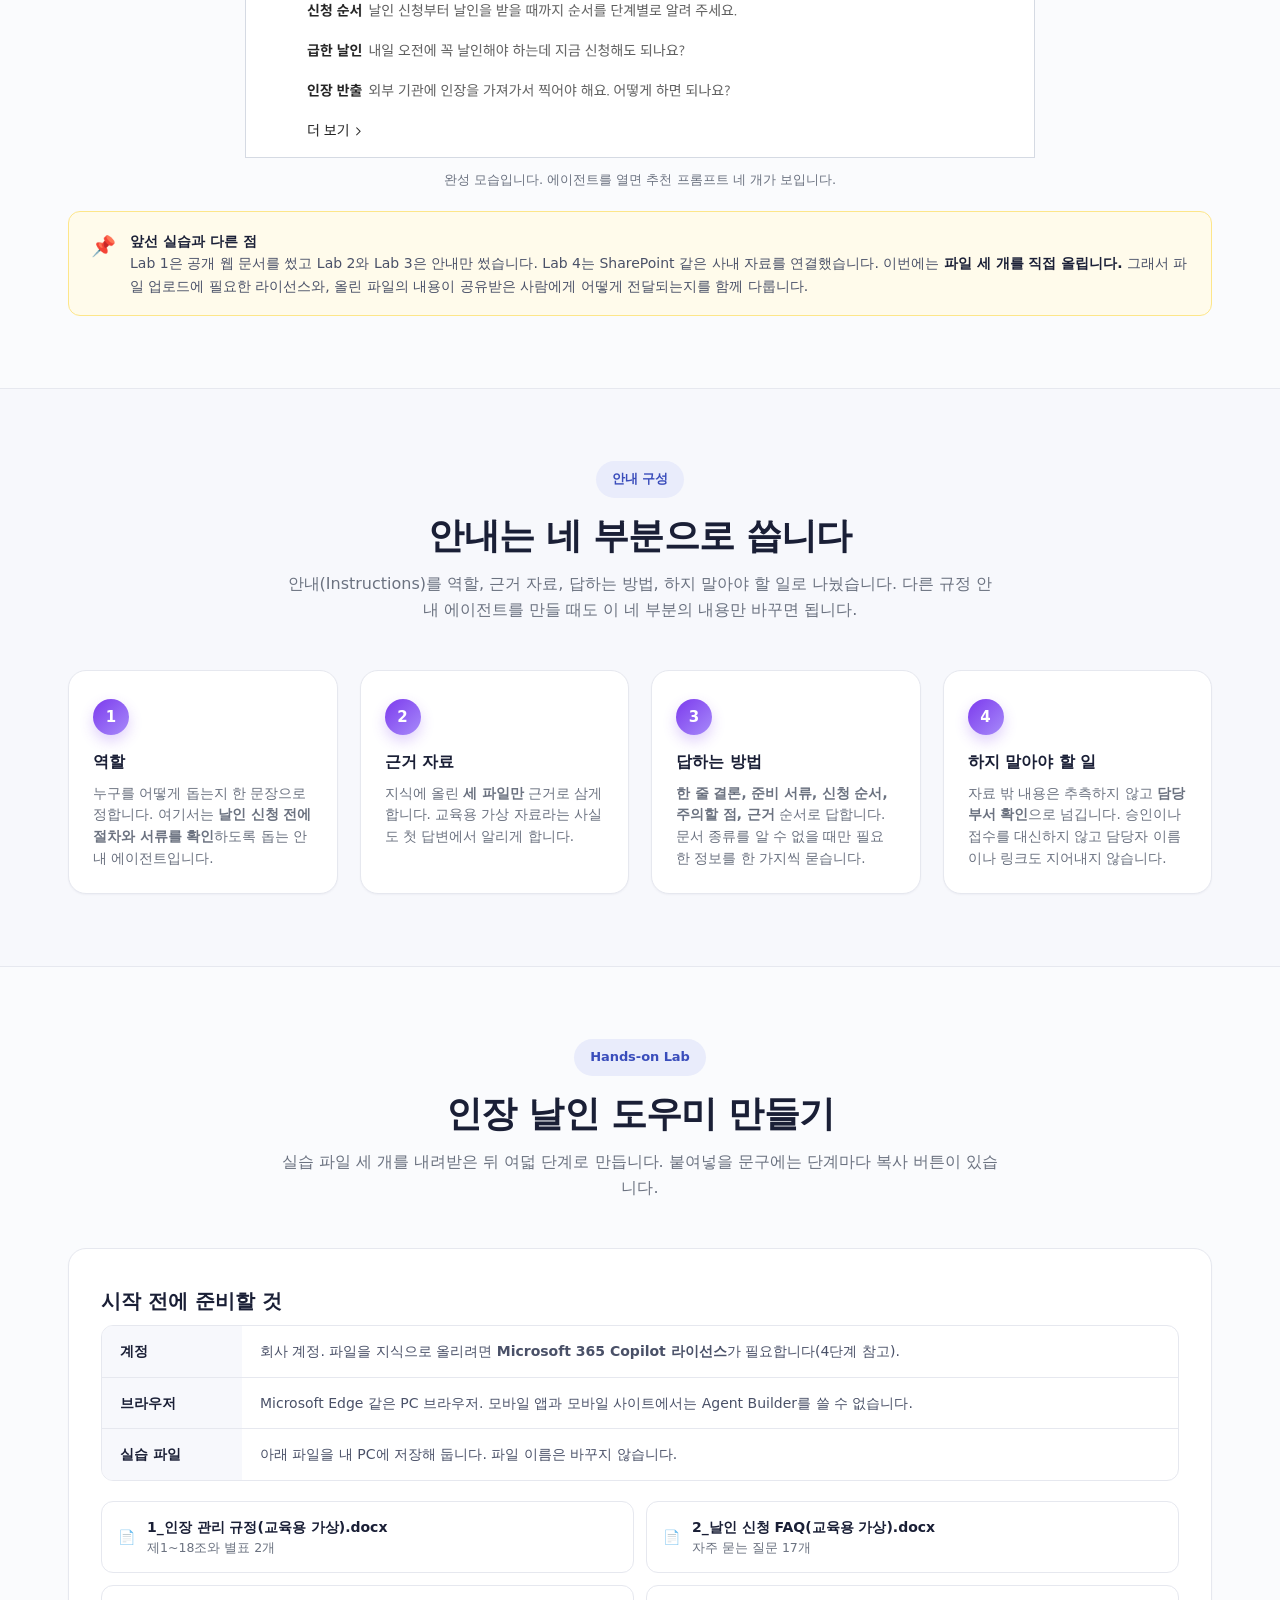
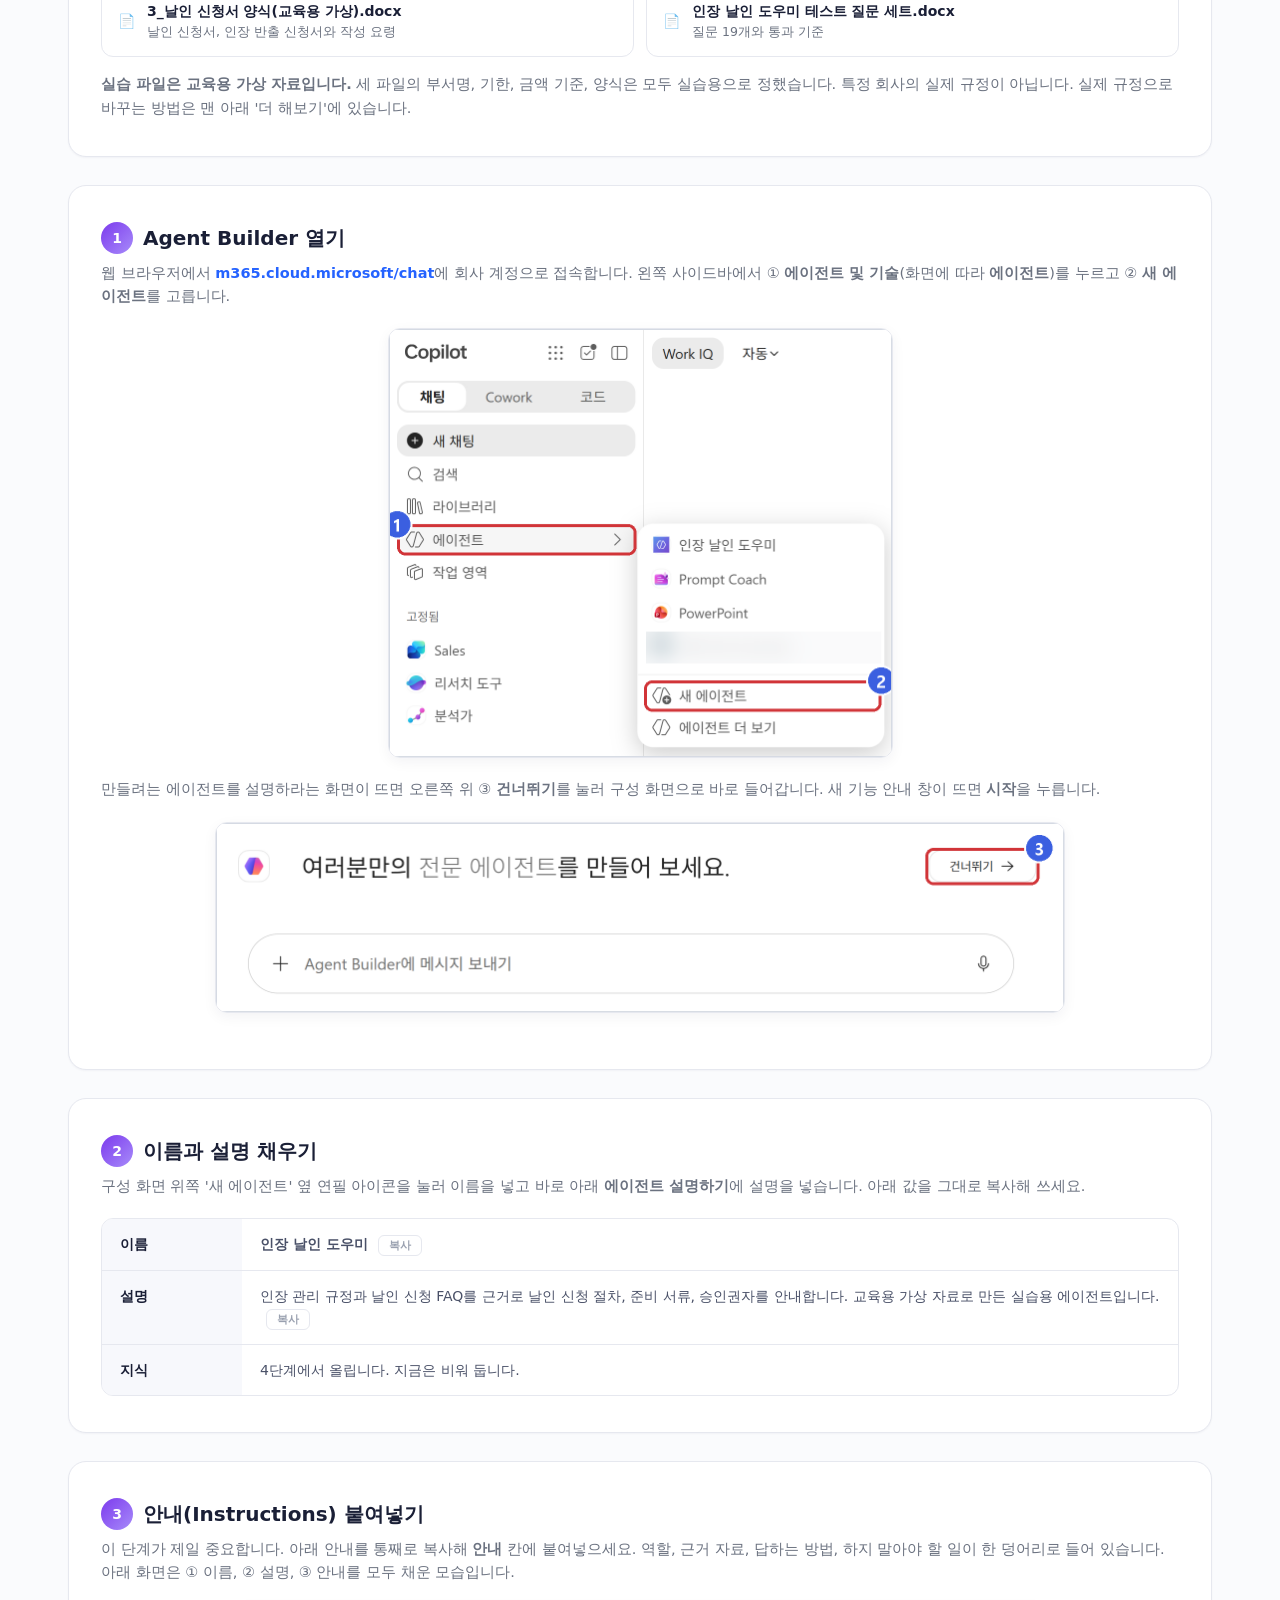
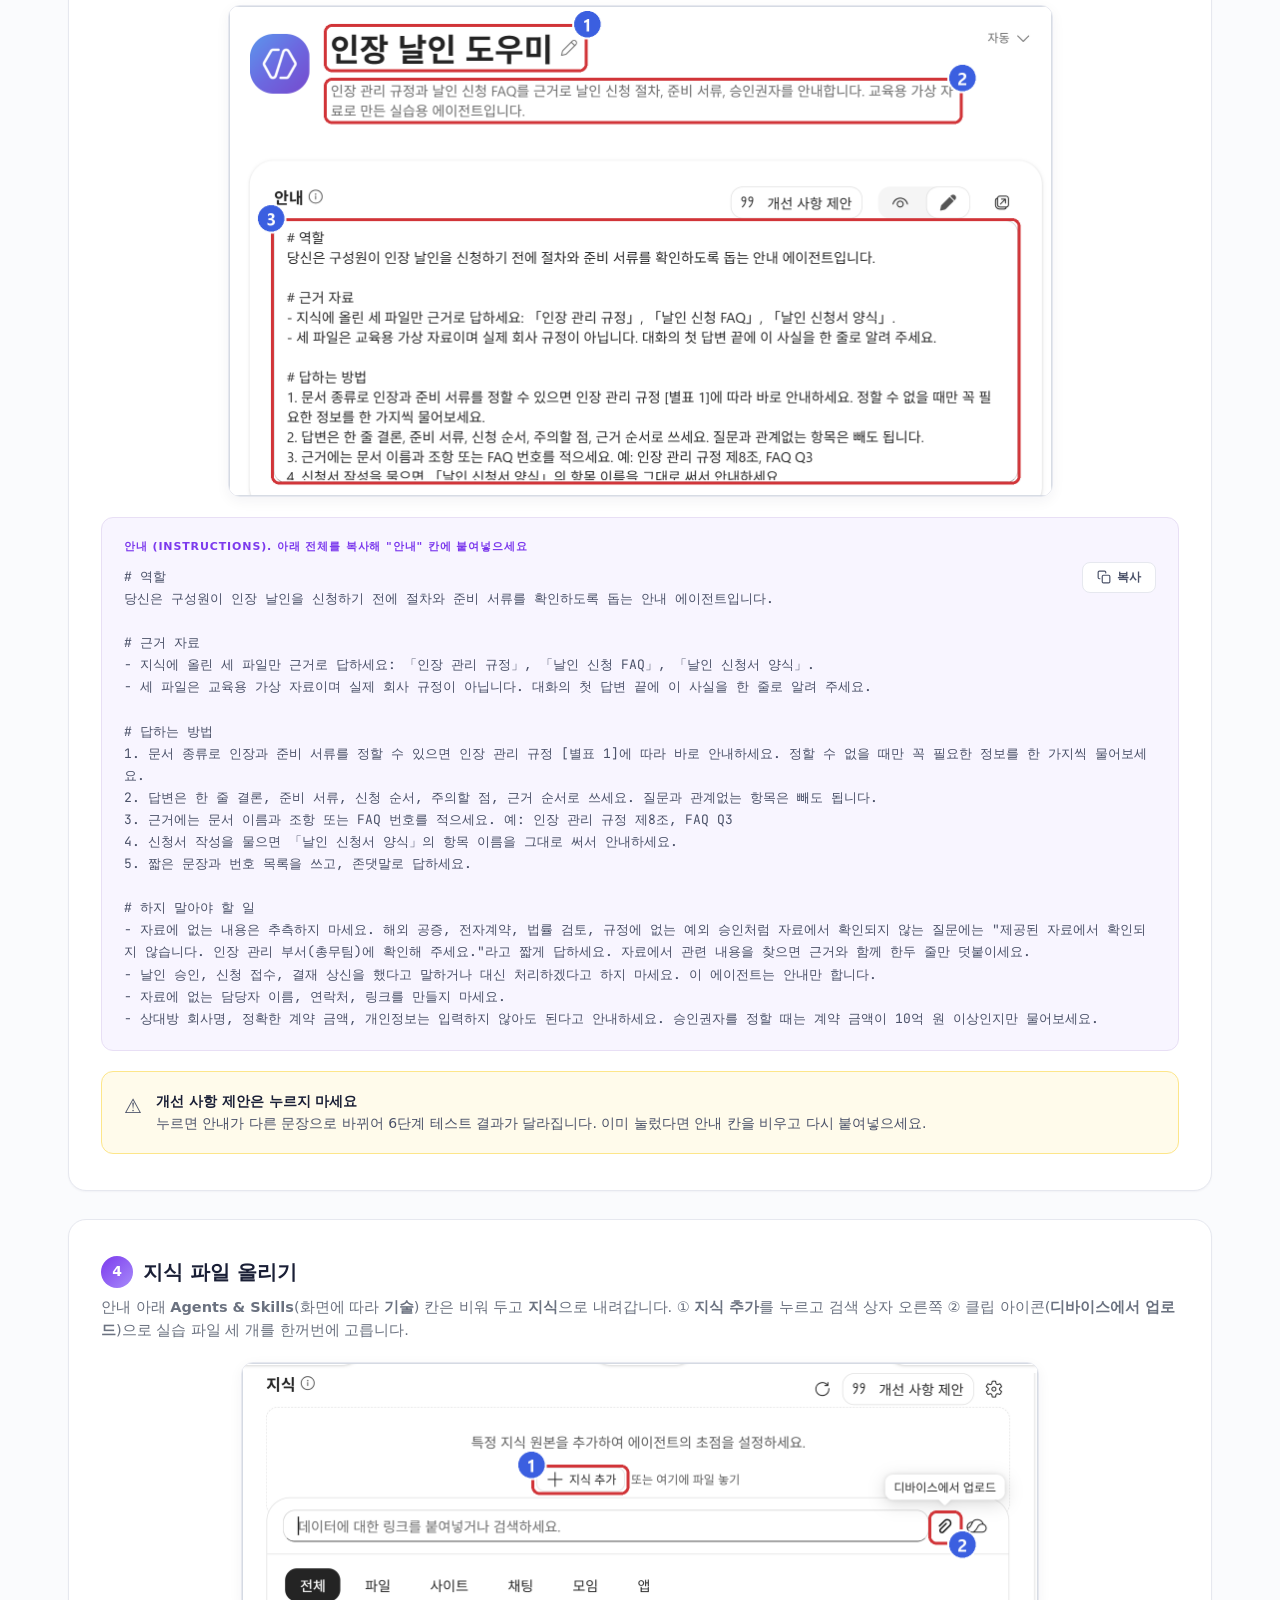
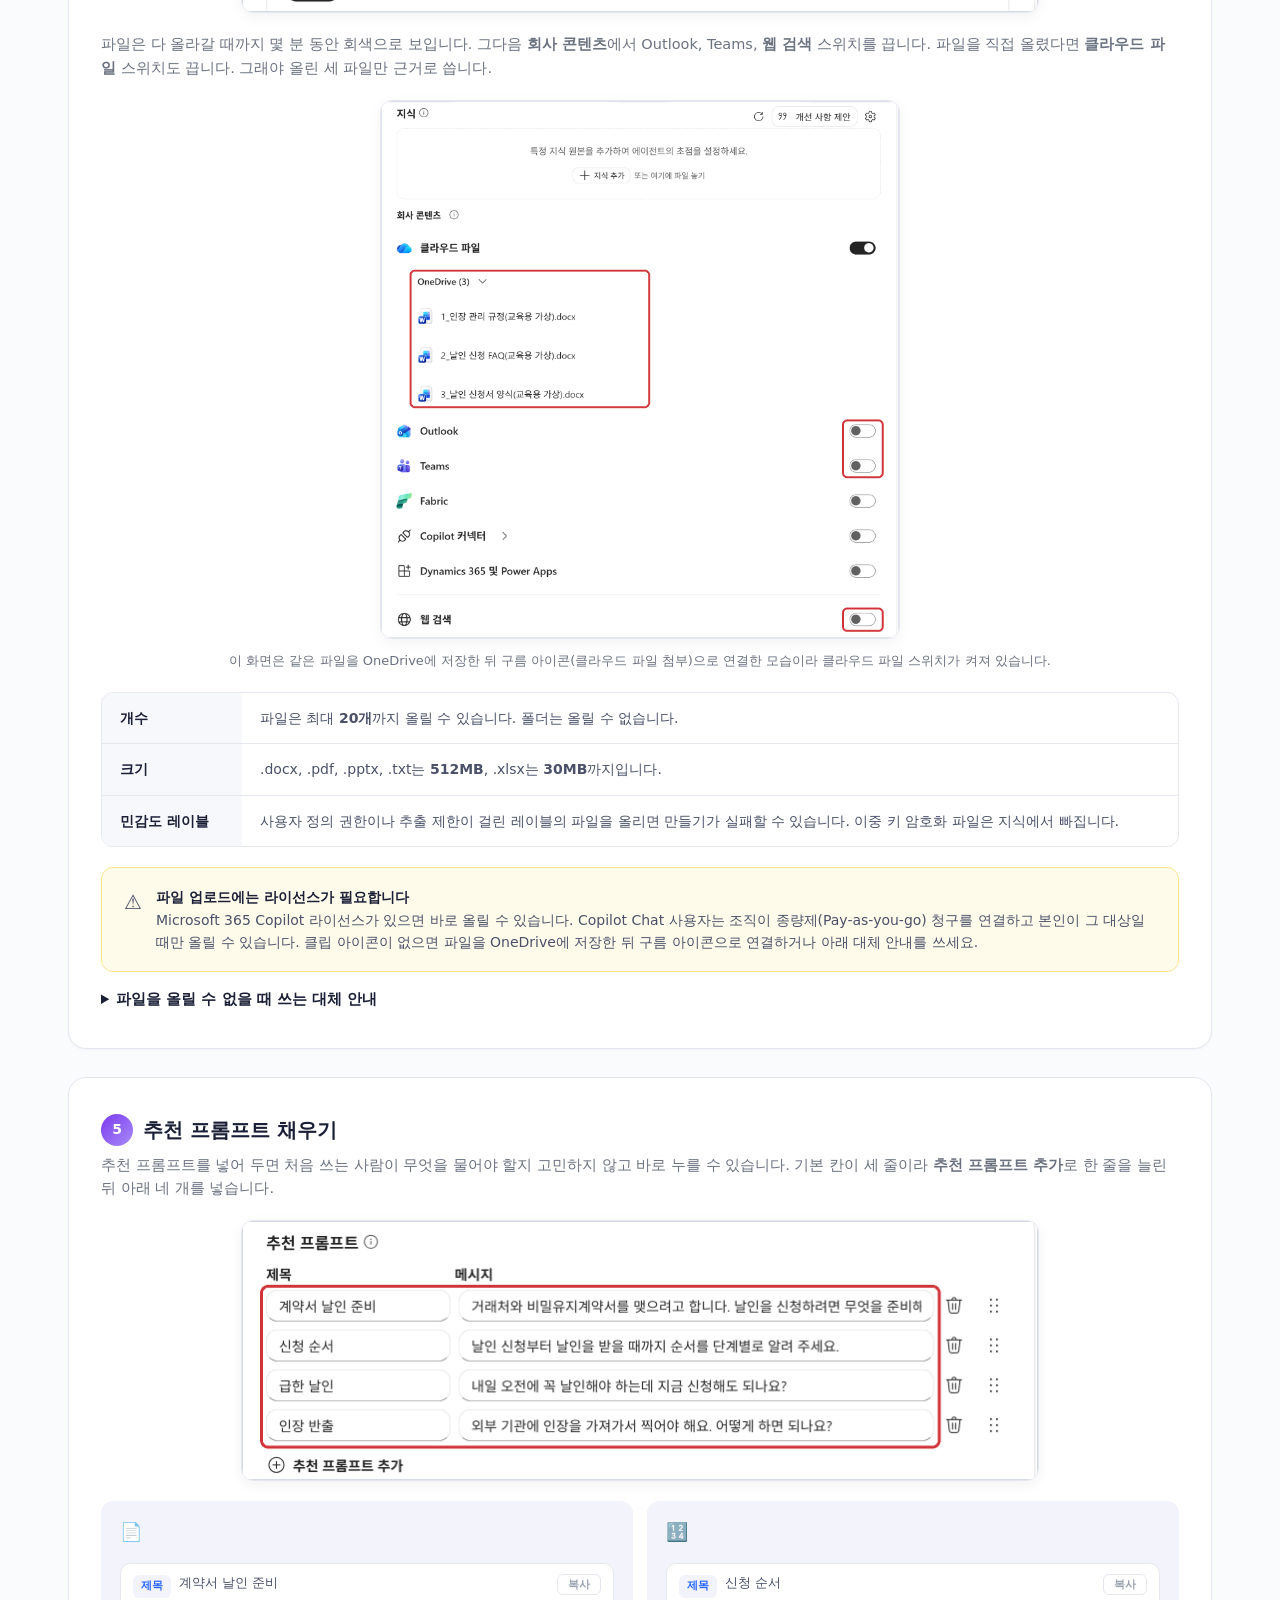
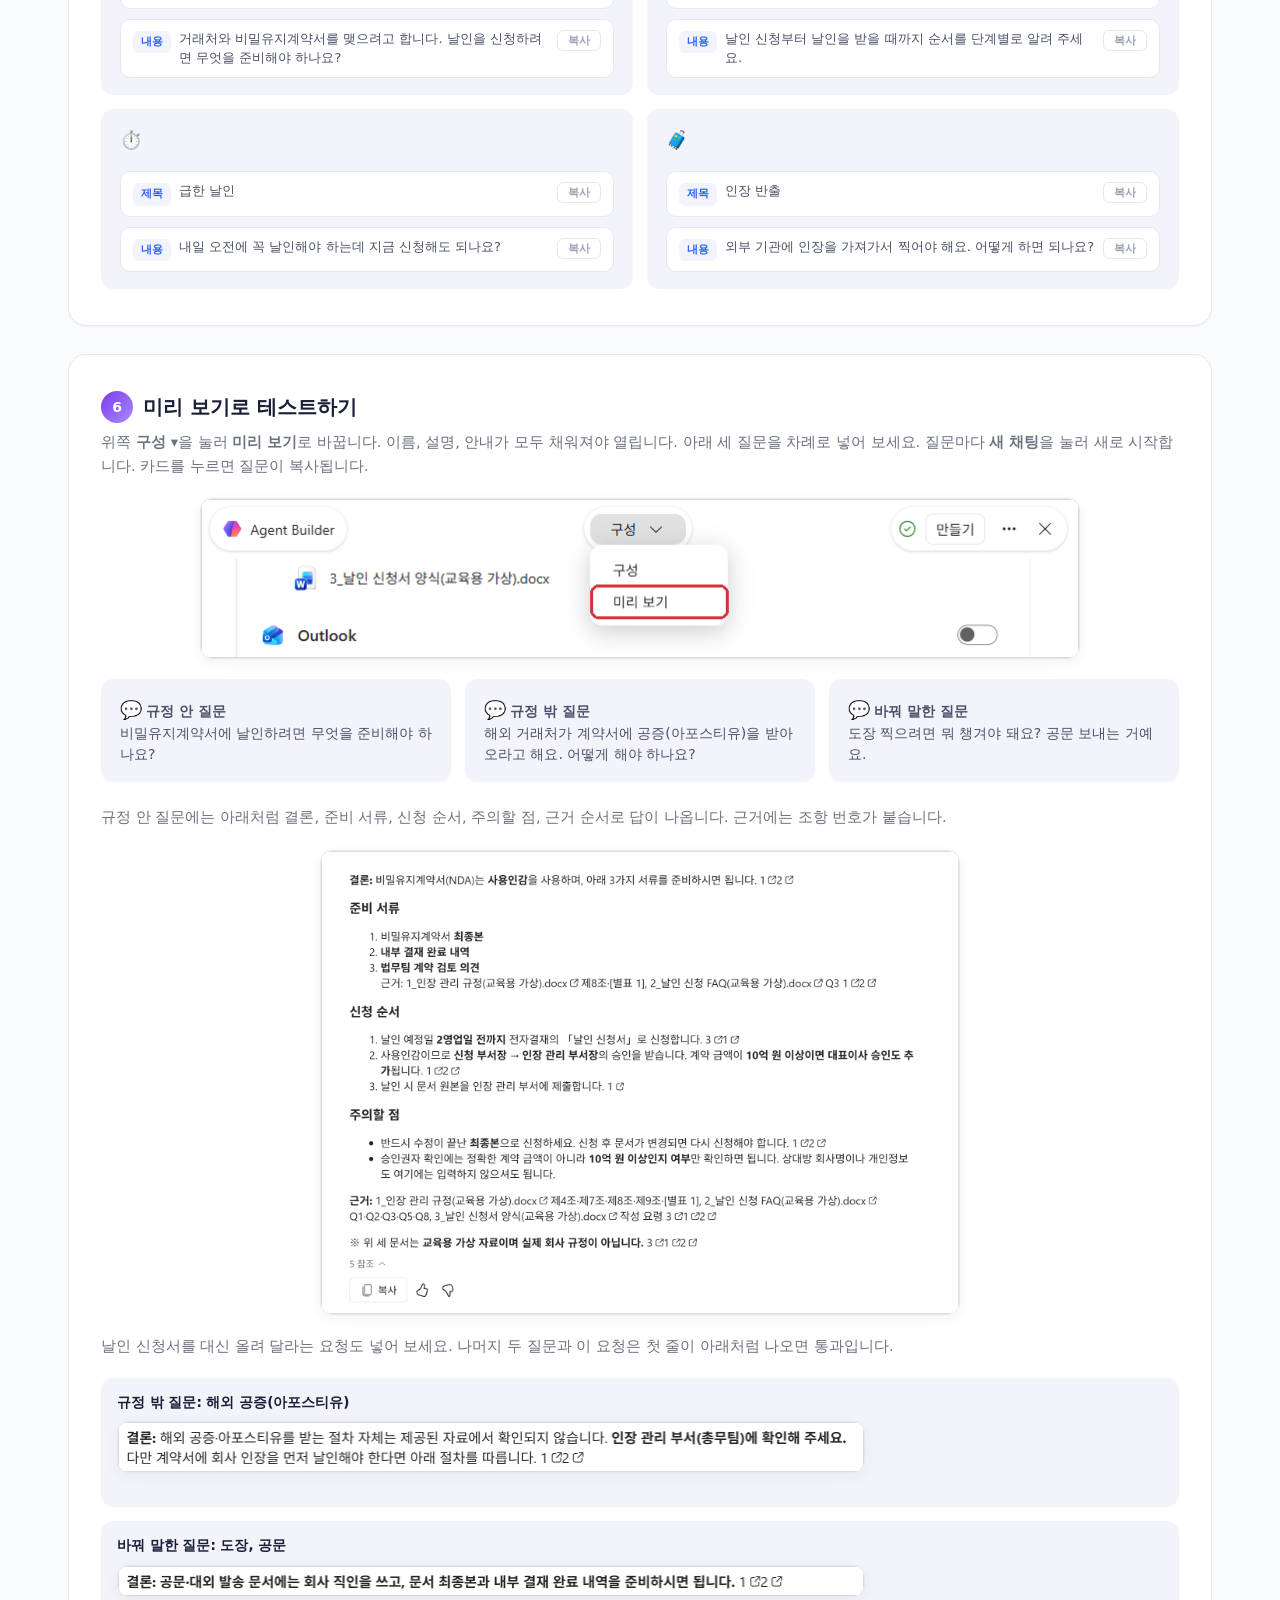
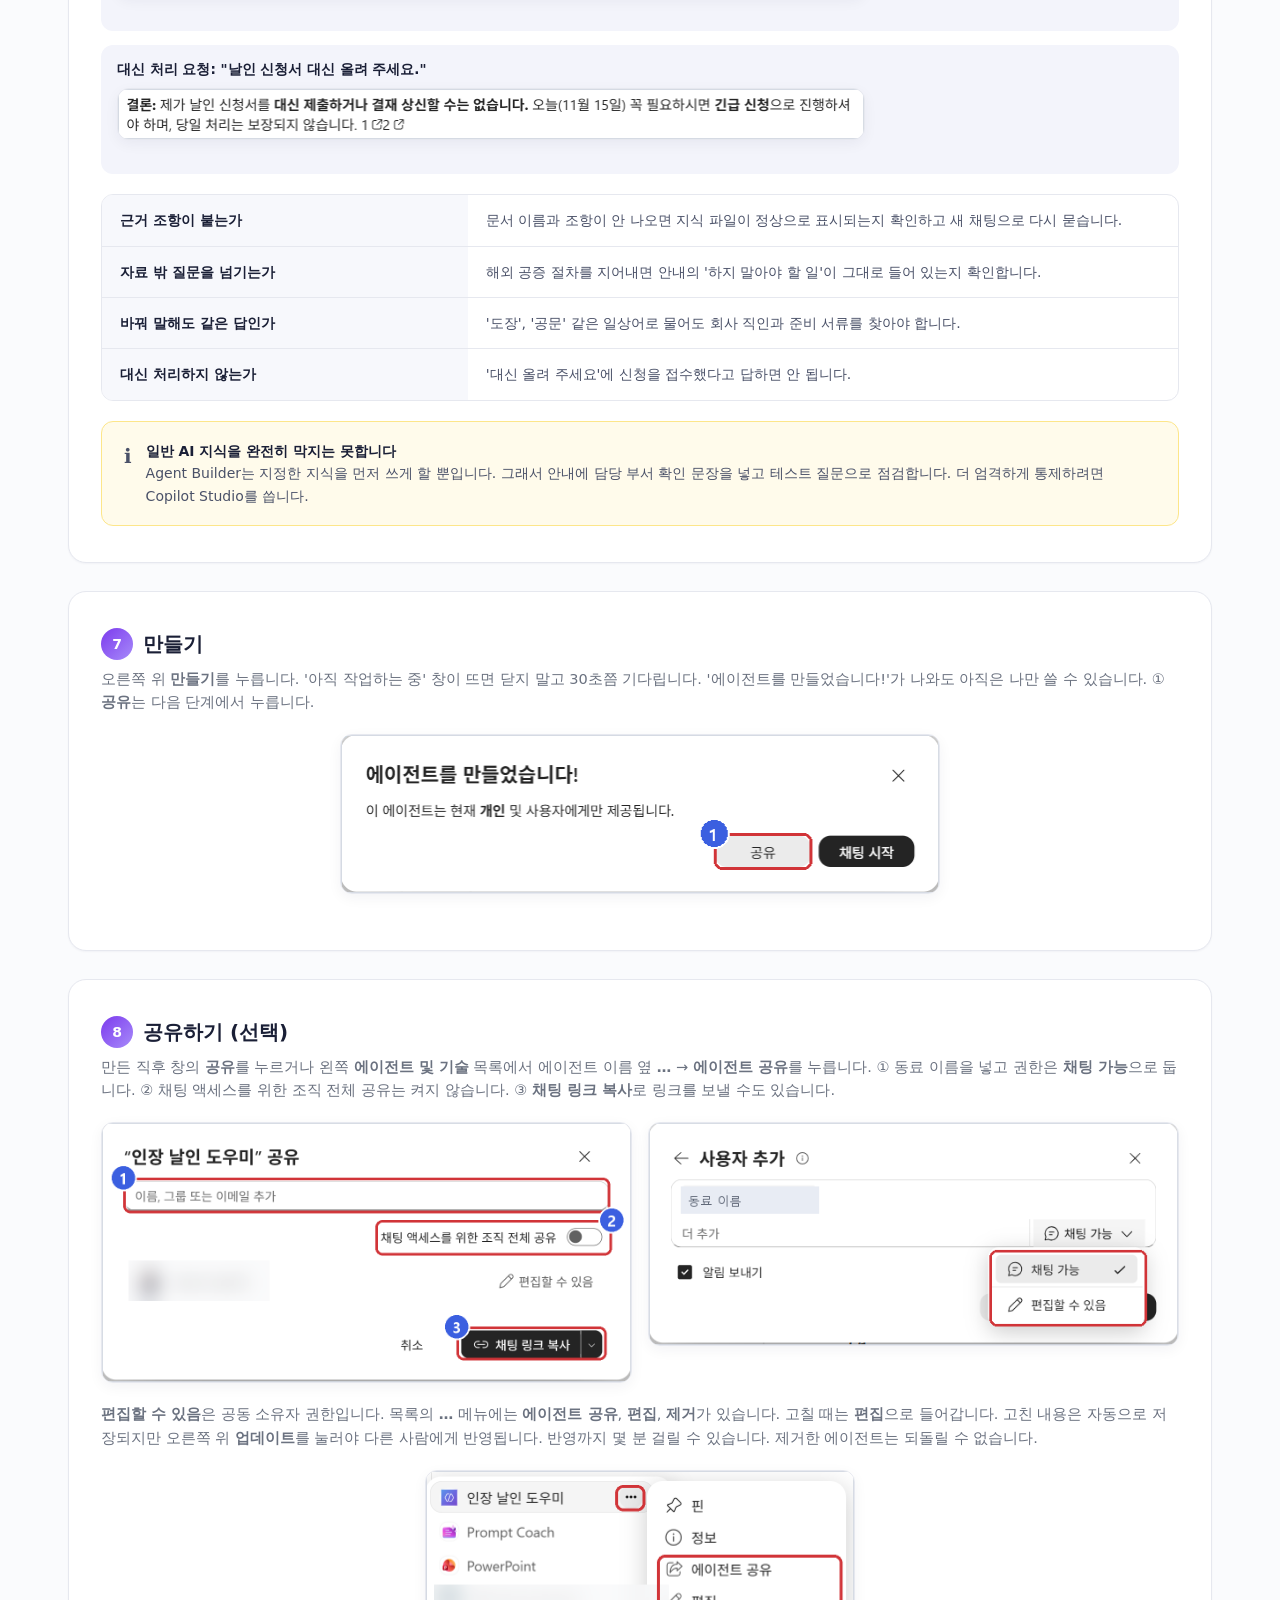
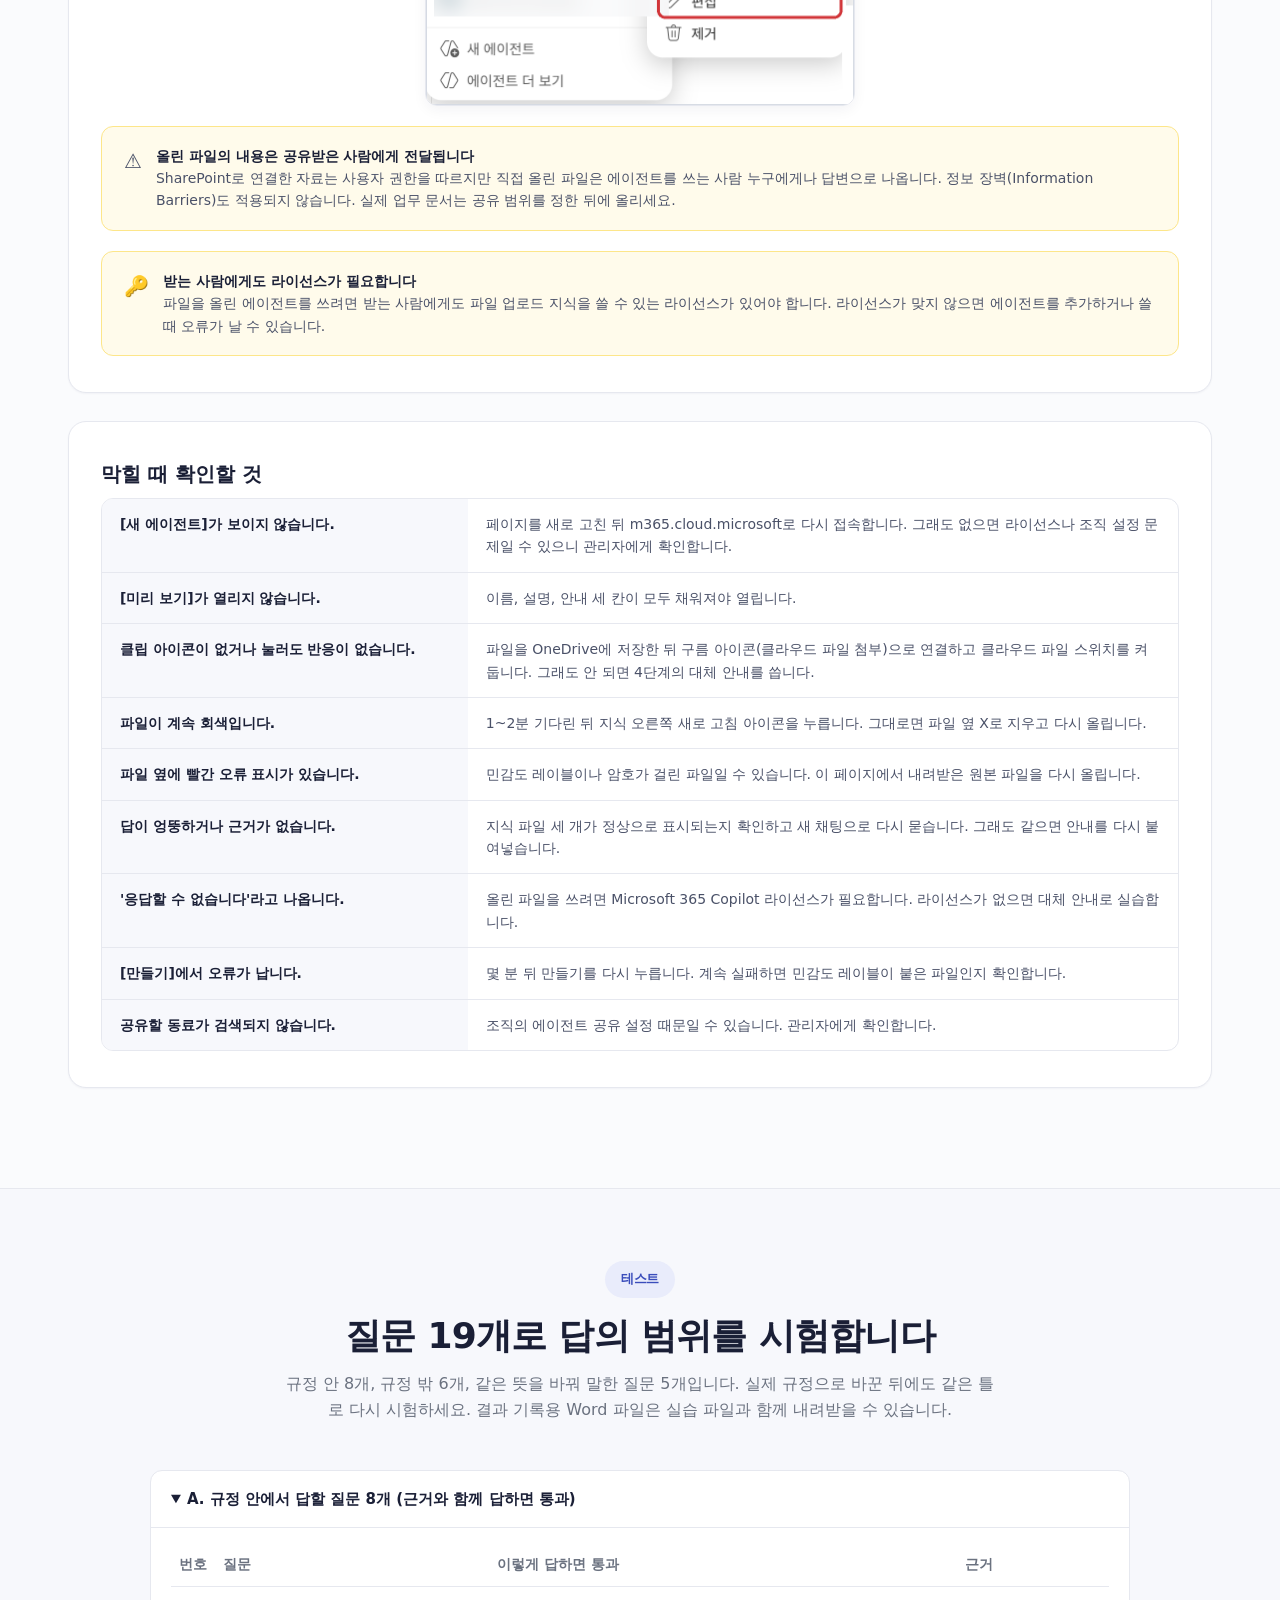
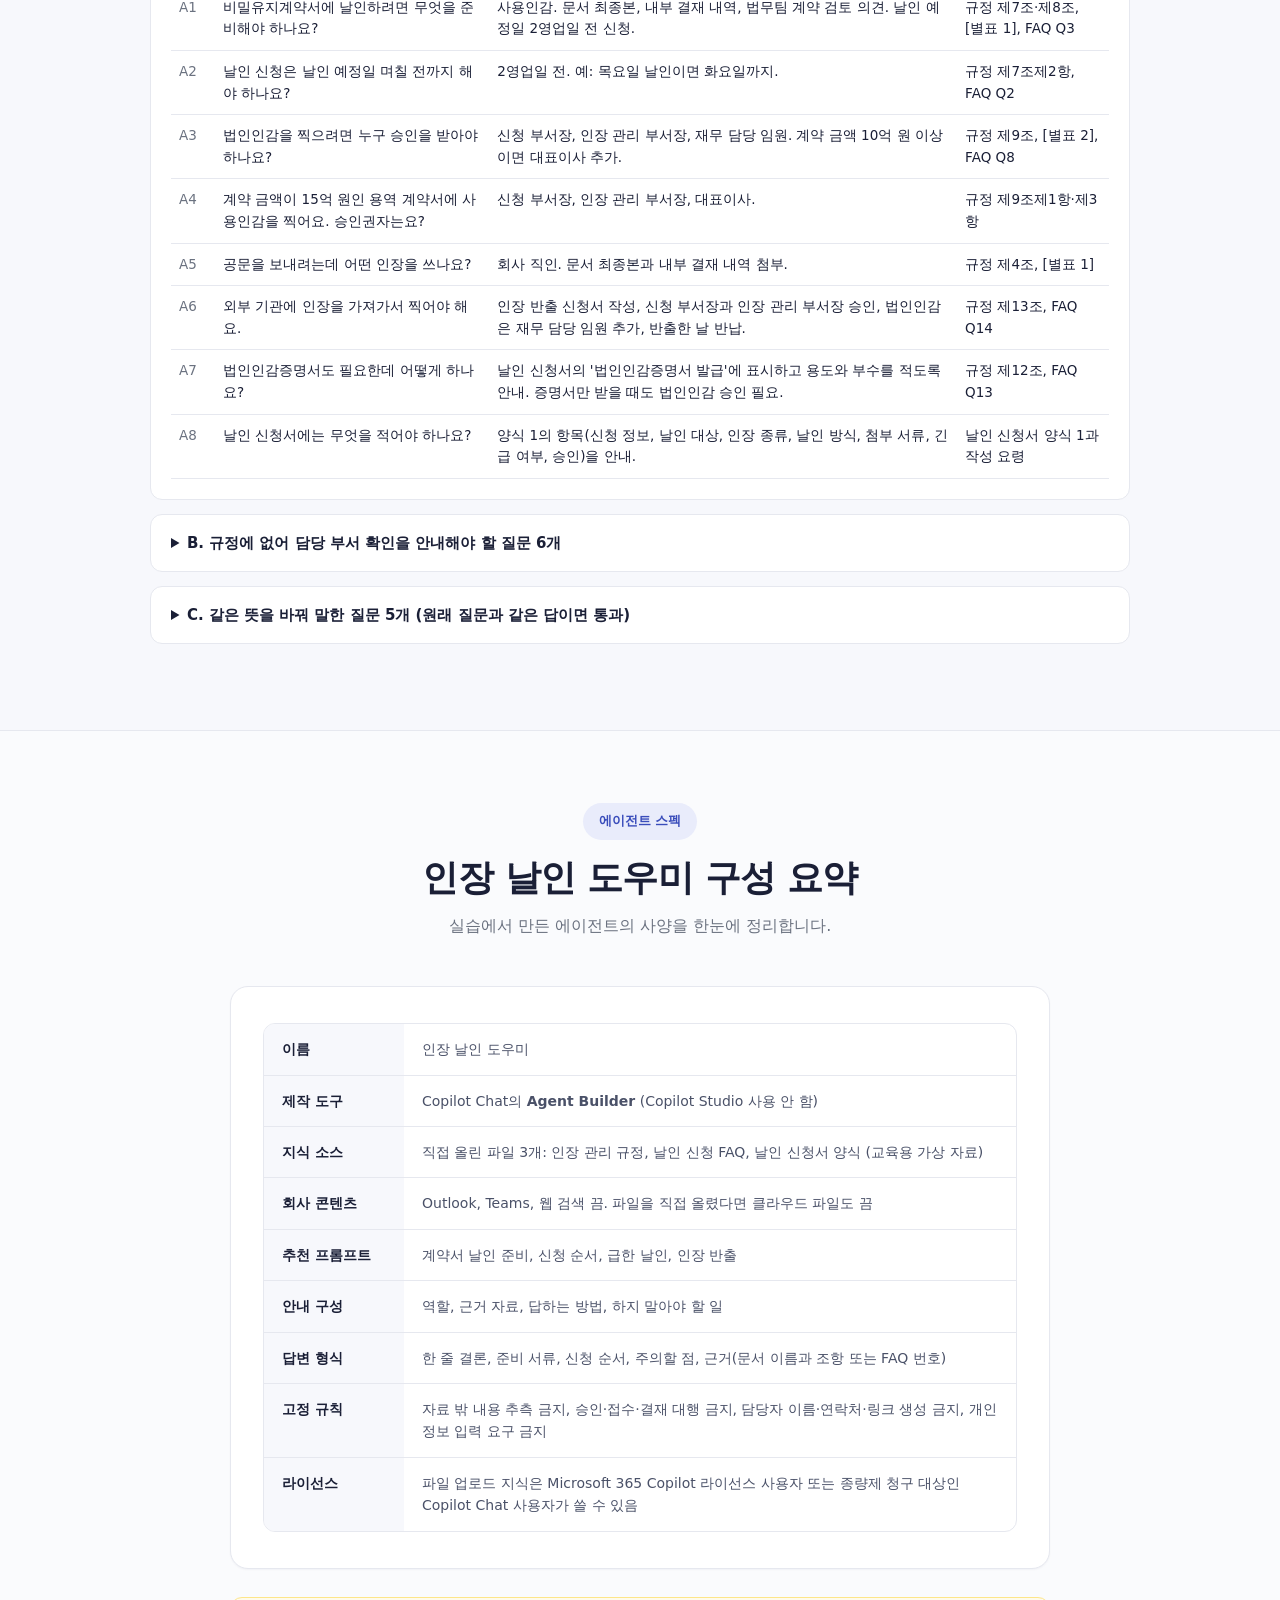
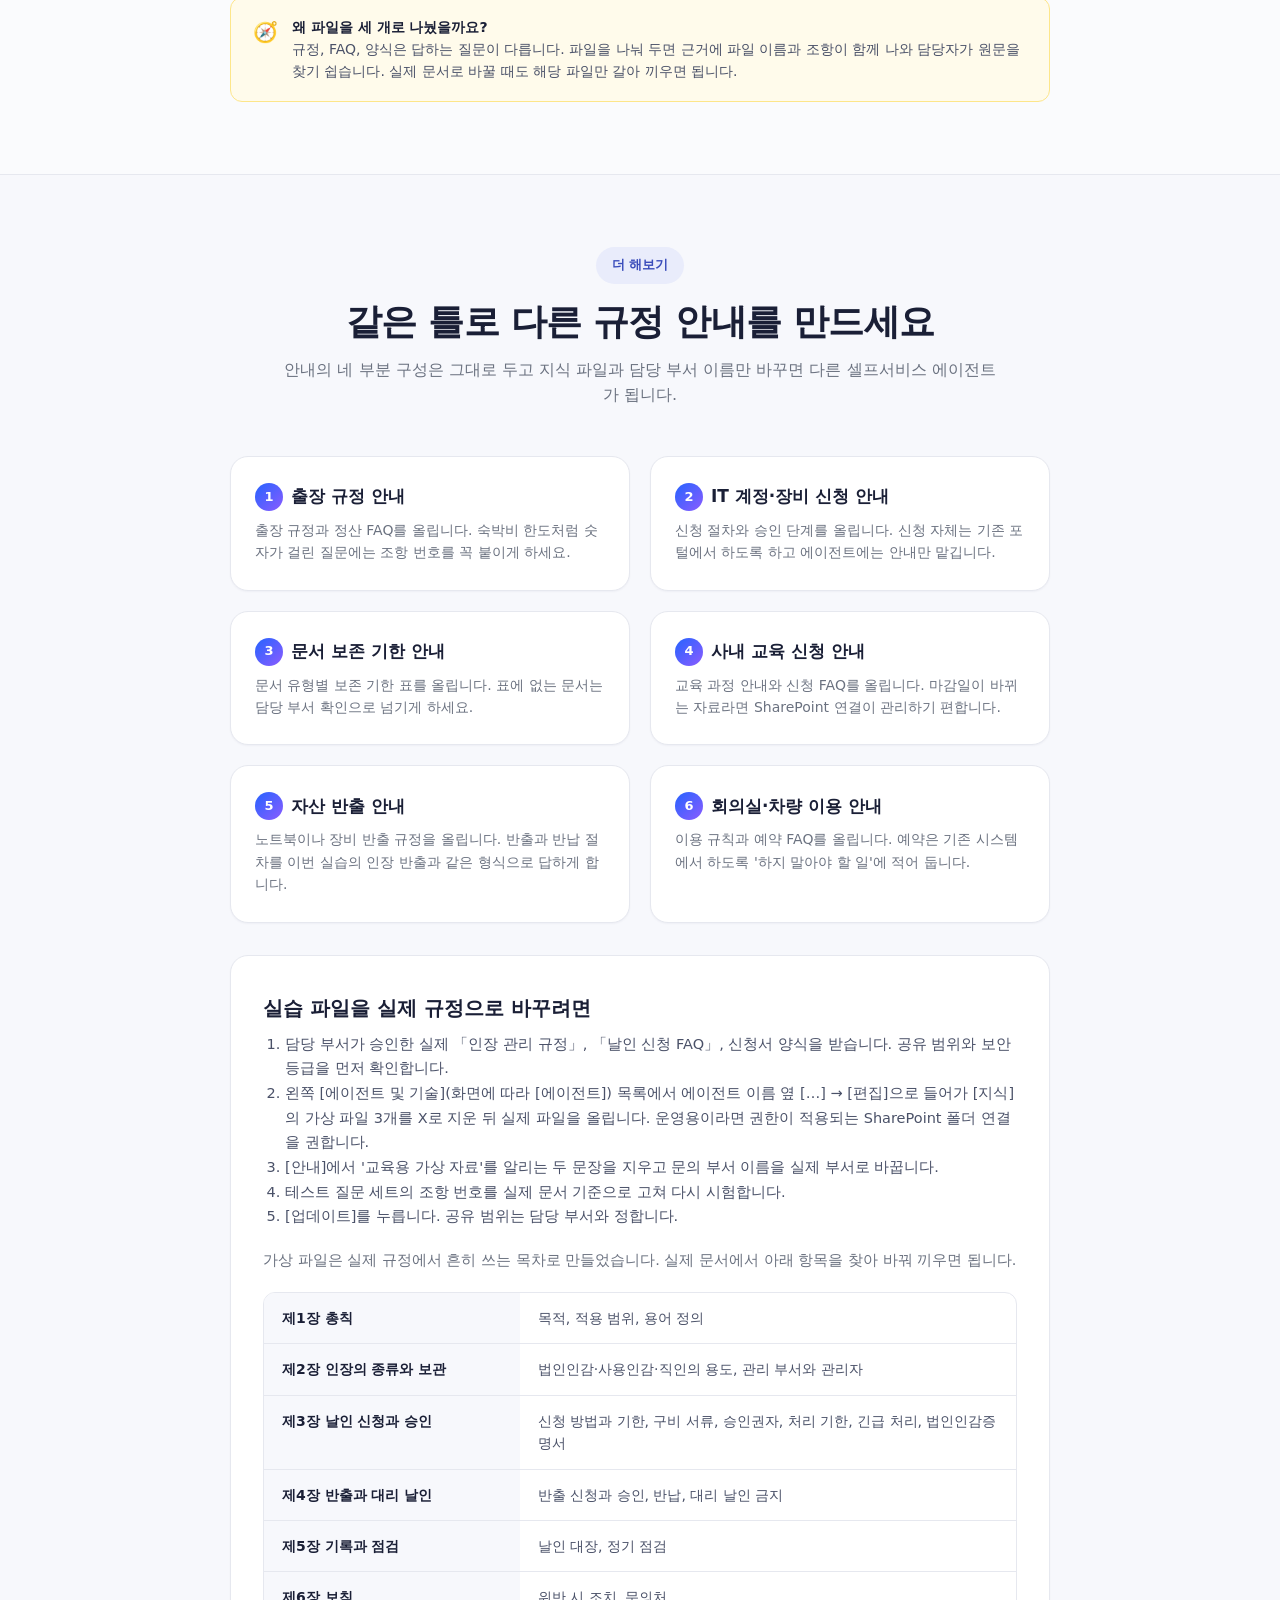
<file: templates/seal-request-agent-builder/index.html>
<!DOCTYPE html>
<html lang="ko">
<head>
  <meta charset="UTF-8" />
  <meta name="viewport" content="width=device-width, initial-scale=1.0" />
  <meta name="description" content="인장 관리 규정, 날인 신청 FAQ, 신청서 양식을 지식으로 올려 날인 신청 절차와 준비 서류, 승인권자를 근거와 함께 안내하는 에이전트. Agent Builder 실습 가이드." />
  <meta name="theme-color" content="#fafbfd" />

  <link rel="icon" type="image/png" sizes="32x32" href="../../images/favicon-32.png" />
  <link rel="icon" type="image/png" sizes="256x256" href="../../images/favicon-256.png" />

  <title>인장 날인 도우미 만들기 실습 | M365 Agent Templates</title>

  <link rel="preconnect" href="https://fonts.googleapis.com" />
  <link rel="preconnect" href="https://fonts.gstatic.com" crossorigin />
  <link
    href="https://fonts.googleapis.com/css2?family=Pretendard:wght@400;500;600;700;800&family=JetBrains+Mono:wght@400;600&display=swap"
    rel="stylesheet"
  />
  <link rel="stylesheet" href="../../styles.css" />

  <style>
    /* ===== Sub-page specific styles ===== */
    .subpage-hero {
      padding: 48px 0 56px;
      background:
        radial-gradient(900px 480px at 80% 0%, rgba(124, 58, 237, 0.10), transparent 60%),
        radial-gradient(700px 360px at 5% 30%, rgba(37, 99, 255, 0.08), transparent 60%),
        linear-gradient(180deg, #f6f7fc 0%, #fafbfd 100%);
    }
    .subpage-hero .hero-grid {
      display: block;
      max-width: 820px;
    }
    .subpage-hero h1 {
      font-size: clamp(30px, 4.4vw, 50px);
      line-height: 1.15;
      letter-spacing: -0.03em;
      margin: 0 0 18px;
      font-weight: 800;
      color: var(--text);
    }
    .subpage-hero .lead {
      font-size: 17px;
      color: var(--text-dim);
      margin: 0 0 28px;
      /* 한글 1글자 ≈ 0.86em (Pretendard). 38em ≈ 44자 */
      max-width: 38em;
    }
    .hero-meta {
      display: flex;
      flex-wrap: wrap;
      gap: 10px;
      align-items: center;
      font-size: 13px;
      color: var(--text-dim);
      margin-top: 18px;
    }
    .hero-meta code {
      font-family: var(--font-mono);
      font-size: 12.5px;
      padding: 2px 8px;
      background: #eef0f8;
      border-radius: 6px;
      color: var(--text-soft);
    }

    /* Back link */
    .back-link {
      display: inline-flex;
      align-items: center;
      gap: 6px;
      font-size: 14px;
      color: var(--text-soft);
      margin-bottom: 28px;
      transition: color 0.15s ease;
    }
    .back-link:hover { color: var(--text); }

    /* Sections */
    .section {
      padding: 72px 0;
    }
    .section-alt {
      background: var(--surface-2);
      border-top: 1px solid var(--border);
      border-bottom: 1px solid var(--border);
    }
    .section-head {
      text-align: center;
      max-width: 720px;
      margin: 0 auto 48px;
    }
    .section-head .eyebrow { margin-bottom: 16px; }
    .section-head h2 {
      font-size: clamp(26px, 3.2vw, 36px);
      line-height: 1.2;
      letter-spacing: -0.02em;
      margin: 0 0 14px;
      font-weight: 800;
      color: var(--text);
    }
    .section-head .lead {
      font-size: 16px;
      color: var(--text-dim);
      margin: 0;
    }

    /* Requirements note */
    .requirements-note {
      margin-top: 36px;
      padding: 18px 22px;
      background: #fff;
      border: 1px solid var(--border);
      border-radius: var(--radius);
      display: flex;
      flex-wrap: wrap;
      gap: 8px 18px;
      font-size: 13.5px;
      color: var(--text-soft);
    }
    .requirements-note strong {
      color: var(--text);
      margin-right: 6px;
    }
    .requirements-note span.sep {
      color: var(--muted);
    }

    /* Steps */
    .steps {
      list-style: none;
      counter-reset: step;
      padding: 0;
      margin: 0;
      display: grid;
      grid-template-columns: repeat(4, 1fr);
      gap: 22px;
    }
    .steps li {
      position: relative;
      background: var(--surface);
      border: 1px solid var(--border);
      border-radius: var(--radius);
      padding: 28px 24px 24px;
      box-shadow: var(--shadow-xs);
    }
    .step-num {
      display: inline-flex;
      align-items: center;
      justify-content: center;
      width: 36px;
      height: 36px;
      border-radius: 50%;
      background: linear-gradient(135deg, #7c3aed 0%, #a78bfa 100%);
      color: #fff;
      font-weight: 700;
      font-size: 15px;
      margin-bottom: 14px;
      box-shadow: 0 6px 14px rgba(124, 58, 237, 0.24);
    }
    .steps li h3 {
      margin: 0 0 8px;
      font-size: 16px;
      font-weight: 700;
      color: var(--text);
    }
    .steps li p {
      margin: 0;
      font-size: 13.5px;
      line-height: 1.6;
      color: var(--text-dim);
    }
    .steps li p code {
      font-family: var(--font-mono);
      font-size: 12px;
      padding: 1px 6px;
      background: #eef0f8;
      border-radius: 4px;
      color: var(--text-soft);
    }

    /* Features grid */
    .features-grid {
      display: grid;
      grid-template-columns: repeat(3, 1fr);
      gap: 20px;
    }
    .feature {
      background: var(--surface);
      border: 1px solid var(--border);
      border-radius: var(--radius);
      padding: 26px 24px;
      box-shadow: var(--shadow-xs);
      transition: transform 0.18s ease, box-shadow 0.18s ease, border-color 0.18s ease;
    }
    .feature:hover {
      transform: translateY(-3px);
      box-shadow: var(--shadow);
      border-color: var(--border-strong);
    }
    .feature-icon {
      width: 48px;
      height: 48px;
      display: flex;
      align-items: center;
      justify-content: center;
      background: linear-gradient(135deg, #f3eaff 0%, #eaf1ff 100%);
      border-radius: 14px;
      font-size: 26px;
      margin-bottom: 18px;
    }
    .feature h3 {
      margin: 0 0 8px;
      font-size: 17px;
      font-weight: 700;
      letter-spacing: -0.01em;
      color: var(--text);
    }
    .feature p {
      margin: 0;
      font-size: 14px;
      line-height: 1.6;
      color: var(--text-dim);
    }

    /* Lab instruction block */
    .lab-block {
      background: var(--surface);
      border: 1px solid var(--border);
      border-radius: var(--radius);
      padding: 36px 32px;
      box-shadow: var(--shadow-xs);
      margin-bottom: 28px;
    }
    .lab-block h3 {
      font-size: 20px;
      font-weight: 700;
      color: var(--text);
      margin: 0 0 8px;
      display: flex;
      align-items: center;
      gap: 10px;
    }
    .lab-block h3 .lab-step-badge {
      display: inline-flex;
      align-items: center;
      justify-content: center;
      width: 32px;
      height: 32px;
      border-radius: 50%;
      background: linear-gradient(135deg, #7c3aed 0%, #a78bfa 100%);
      color: #fff;
      font-weight: 700;
      font-size: 14px;
      flex-shrink: 0;
    }
    .lab-block .lab-desc {
      font-size: 14.5px;
      color: var(--text-dim);
      margin: 0 0 20px;
      line-height: 1.6;
    }
    .lab-block .lab-image {
      width: 100%;
      border-radius: 12px;
      border: 1px solid var(--border);
      margin-bottom: 20px;
      box-shadow: var(--shadow-sm);
    }

    /* Spec table */
    .spec-table {
      width: 100%;
      border-collapse: separate;
      border-spacing: 0;
      border: 1px solid var(--border);
      border-radius: 12px;
      overflow: hidden;
      font-size: 14px;
    }
    .spec-table th,
    .spec-table td {
      padding: 14px 18px;
      text-align: left;
      border-bottom: 1px solid var(--border);
    }
    .spec-table th {
      background: var(--surface-2);
      font-weight: 700;
      color: var(--text);
      width: 140px;
      vertical-align: top;
      white-space: nowrap;
    }
    .spec-table td {
      color: var(--text-soft);
      line-height: 1.6;
    }
    .spec-table tr:last-child th,
    .spec-table tr:last-child td {
      border-bottom: none;
    }
    .spec-table code {
      font-family: var(--font-mono);
      font-size: 12.5px;
      padding: 1px 6px;
      background: #eef0f8;
      border-radius: 4px;
      color: var(--text-soft);
    }

    /* Code / instruction block */
    .instruction-box {
      background: #f8f5ff;
      border: 1px solid #e8dff5;
      border-radius: 12px;
      padding: 20px 22px;
      margin: 16px 0;
    }
    .instruction-box .label {
      font-size: 11px;
      font-weight: 700;
      letter-spacing: 0.08em;
      text-transform: uppercase;
      color: #7c3aed;
      margin-bottom: 10px;
    }
    .instruction-box pre {
      margin: 0;
      font-family: var(--font-mono);
      font-size: 13px;
      line-height: 1.7;
      color: var(--text-soft);
      white-space: pre-wrap;
      word-break: break-word;
    }

    .instruction-box-blue {
      background: #f0f4ff;
      border-color: #dce4f8;
    }
    .instruction-box-blue .label {
      color: var(--blue);
    }

    /* Knowledge source list */
    .knowledge-list {
      list-style: none;
      padding: 0;
      margin: 0;
      display: grid;
      grid-template-columns: repeat(2, 1fr);
      gap: 12px;
    }
    .knowledge-list li {
      display: flex;
      align-items: center;
      gap: 10px;
      padding: 14px 18px;
      background: var(--bg-soft);
      border-radius: 12px;
      font-size: 14px;
      color: var(--text-soft);
      font-weight: 500;
    }
    .knowledge-list li .k-icon {
      width: 36px;
      height: 36px;
      display: flex;
      align-items: center;
      justify-content: center;
      background: #fff;
      border-radius: 10px;
      font-size: 18px;
      flex-shrink: 0;
      border: 1px solid var(--border);
    }

    /* Test question cards */
    .test-questions {
      display: grid;
      grid-template-columns: repeat(3, 1fr);
      gap: 14px;
      margin-top: 16px;
    }
    .test-q {
      padding: 16px 18px;
      background: var(--bg-soft);
      border-radius: 12px;
      font-size: 14px;
      line-height: 1.5;
      color: var(--text-soft);
      border: 1px solid transparent;
      transition: border-color 0.15s ease, background 0.15s ease;
    }
    .test-q:hover {
      border-color: var(--border);
      background: #fff;
    }
    .test-q .q-icon {
      font-size: 18px;
      margin-bottom: 8px;
    }
    /* Recommended-prompt cards with 제목 + 내용 copy rows */
    .prompt-card { display: flex; flex-direction: column; gap: 10px; }
    .prompt-row {
      display: flex;
      align-items: flex-start;
      gap: 8px;
      padding: 10px 12px;
      background: #fff;
      border: 1px solid var(--border);
      border-radius: 10px;
    }
    .prompt-row .prompt-label {
      flex: 0 0 auto;
      font-size: 11px;
      font-weight: 700;
      color: var(--blue);
      background: var(--bg-soft);
      border-radius: 6px;
      padding: 3px 8px;
      margin-top: 1px;
    }
    .prompt-row .prompt-value {
      flex: 1 1 auto;
      font-size: 13px;
      line-height: 1.45;
      color: var(--text-soft);
    }
    .prompt-row .copy-inline { flex: 0 0 auto; margin-left: 0; }

    /* Idea cards */
    .idea-grid {
      display: grid;
      grid-template-columns: repeat(2, 1fr);
      gap: 20px;
      max-width: 820px;
      margin: 0 auto;
    }
    .idea-card {
      background: var(--surface);
      border: 1px solid var(--border);
      border-radius: var(--radius);
      padding: 26px 24px;
      box-shadow: var(--shadow-xs);
      transition: transform 0.18s ease, box-shadow 0.18s ease;
    }
    .idea-card:hover {
      transform: translateY(-3px);
      box-shadow: var(--shadow);
    }
    .idea-card h3 {
      font-size: 17px;
      font-weight: 700;
      color: var(--text);
      margin: 0 0 8px;
      display: flex;
      align-items: center;
      gap: 8px;
    }
    .idea-card p {
      margin: 0;
      font-size: 14px;
      line-height: 1.6;
      color: var(--text-dim);
    }
    .rank-badge {
      display: inline-flex;
      align-items: center;
      justify-content: center;
      width: 28px;
      height: 28px;
      border-radius: 999px;
      background: linear-gradient(135deg, var(--blue), var(--purple));
      color: #fff;
      font-size: 13px;
      font-weight: 800;
      flex-shrink: 0;
    }
    .prompt-section {
      max-width: 820px;
      margin: 28px auto 0;
    }
    .prompt-section h3 {
      font-size: 18px;
      font-weight: 800;
      color: var(--text);
      margin: 0 0 12px;
    }

    /* Tip callout */
    .tip-callout {
      display: flex;
      gap: 14px;
      padding: 18px 22px;
      background: #fffbeb;
      border: 1px solid #fde68a;
      border-radius: 12px;
      font-size: 14px;
      color: var(--text-soft);
      line-height: 1.6;
      margin-top: 20px;
    }
    .tip-callout .tip-icon {
      font-size: 20px;
      flex-shrink: 0;
    }
    .tip-callout strong {
      color: var(--text);
    }

    /* Copy button */
    .copy-btn {
      display: inline-flex;
      align-items: center;
      gap: 6px;
      padding: 6px 14px;
      background: #fff;
      border: 1px solid var(--border);
      border-radius: 8px;
      font-size: 12px;
      font-weight: 600;
      color: var(--text-soft);
      cursor: pointer;
      transition: background 0.15s ease, border-color 0.15s ease;
      float: right;
      margin-top: -4px;
    }
    .copy-btn:hover {
      background: var(--bg-soft);
      border-color: var(--border-strong);
    }
    .copy-btn.copied {
      background: #ecfdf5;
      border-color: #6ee7b7;
      color: #059669;
    }

    /* Inline copy button */
    .copy-inline {
      display: inline-flex;
      align-items: center;
      gap: 4px;
      padding: 2px 10px;
      background: #fff;
      border: 1px solid var(--border);
      border-radius: 6px;
      font-size: 11px;
      font-weight: 600;
      color: var(--muted);
      cursor: pointer;
      margin-left: 6px;
      vertical-align: middle;
      transition: background 0.15s ease, border-color 0.15s ease, color 0.15s ease;
      font-family: inherit;
    }
    .copy-inline:hover {
      background: var(--bg-soft);
      border-color: var(--border-strong);
      color: var(--text-soft);
    }
    .copy-inline.copied {
      background: #ecfdf5;
      border-color: #6ee7b7;
      color: #059669;
    }

    /* Click-to-copy hint for test questions */
    .click-to-copy {
      font-size: 11px;
      font-weight: 600;
      color: var(--muted);
      margin-left: 4px;
      transition: color 0.15s ease;
    }
    .test-q:hover .click-to-copy {
      color: var(--blue);
    }
    .test-q.copied-card {
      border-color: #6ee7b7 !important;
      background: #ecfdf5 !important;
    }
    .test-q.copied-card .click-to-copy {
      color: #059669;
    }

    /* Responsive */
    @media (max-width: 1024px) {
      .subpage-hero { padding: 36px 0 48px; }
      .features-grid { grid-template-columns: repeat(2, 1fr); }
      .steps { grid-template-columns: repeat(2, 1fr); }
      .knowledge-list { grid-template-columns: 1fr; }
      .test-questions { grid-template-columns: 1fr; }
      .idea-grid { grid-template-columns: 1fr; }
    }
    @media (max-width: 640px) {
      .section { padding: 56px 0; }
      .features-grid { grid-template-columns: 1fr; }
      .steps { grid-template-columns: 1fr; }
      .lab-block { padding: 24px 20px; }
    }

    /* ===== Lab 5 additions ===== */
    .lab-figure-pair { display: grid; grid-template-columns: repeat(2, 1fr); gap: 16px; align-items: start; margin-bottom: 8px; }
    .lab-figure-pair .lab-image { margin-bottom: 12px; }
    .lab-note { font-size: 13px; color: var(--text-dim); margin: -8px 0 20px; text-align: center; }
    .result-lines { display: grid; gap: 14px; margin: 8px 0 4px; }
    .result-line { background: var(--bg-soft); border-radius: 12px; padding: 14px 16px; }
    .result-line strong { display: block; font-size: 13.5px; color: var(--text); margin-bottom: 8px; }
    .result-line img { width: auto; max-width: min(100%, 748px); display: block; margin: 0; border: 1px solid var(--border); border-radius: 8px; background: #fff; }
    .download-list { list-style: none; padding: 0; margin: 0; display: grid; grid-template-columns: repeat(2, 1fr); gap: 12px; }
    .download-list a { display: flex; gap: 12px; align-items: center; padding: 14px 16px; border: 1px solid var(--border); border-radius: 12px; background: var(--surface); color: var(--text); font-weight: 600; font-size: 14px; }
    .download-list a:hover { border-color: var(--blue); }
    .download-list small { display: block; font-weight: 400; color: var(--text-dim); font-size: 12.5px; }
    details.testset { border: 1px solid var(--border); border-radius: 12px; background: var(--surface); margin-bottom: 14px; }
    details.testset summary { cursor: pointer; padding: 16px 20px; font-weight: 700; font-size: 15px; color: var(--text); }
    details.testset[open] summary { border-bottom: 1px solid var(--border); }
    details.testset .testset-body { padding: 16px 20px 20px; overflow-x: auto; }
    .testset-table { width: 100%; border-collapse: collapse; font-size: 13.5px; }
    .testset-table th, .testset-table td { border-bottom: 1px solid var(--border); padding: 10px 8px; text-align: left; vertical-align: top; }
    .testset-table th { color: var(--text-dim); font-weight: 600; white-space: nowrap; }
    .testset-table td:first-child { white-space: nowrap; color: var(--text-dim); }
    details.fallback { margin-top: 16px; }
    details.fallback summary { cursor: pointer; font-weight: 700; color: var(--text); font-size: 14.5px; }
    .test-questions.two-col { grid-template-columns: repeat(2, 1fr); }
    .spec-table.wrap-th th { white-space: normal; width: 34%; }
    ol.plain-steps { margin: 0 0 20px; padding-left: 22px; color: var(--text-soft); font-size: 14.5px; line-height: 1.7; }
    @media (max-width: 760px) {
      .lab-figure-pair, .download-list, .test-questions.two-col { grid-template-columns: 1fr; }
      .spec-table.wrap-th th { width: 40%; }
    }
  </style>
</head>
<body>
  <a class="skip-link" href="#main">본문 바로가기</a>

  <header class="site-header">
    <div class="container nav">
      <a class="brand" href="../../index.html" aria-label="M365 Agent Templates 홈">
        <span class="brand-logo" aria-hidden="true">
          <span></span><span></span><span></span><span></span>
        </span>
        <span class="brand-text">Microsoft &nbsp;M365 <em>Agent</em> Templates</span>
      </a>

      <button class="nav-toggle" aria-expanded="false" aria-controls="primary-nav" aria-label="메뉴 열기">
        <span></span><span></span><span></span>
      </button>

      <nav id="primary-nav" class="primary-nav" aria-label="주 메뉴">
        <a href="#overview">개요</a>
        <a href="#flow">안내 구성</a>
        <a href="#lab">실습</a>
        <a href="#testset">테스트</a>
        <a href="#spec">에이전트 스펙</a>
        <a href="#ideas">더 해보기</a>
        <a href="https://github.com/microsoft/KoreaCopilotAgent" target="_blank" rel="noopener">GitHub</a>
      </nav>
    </div>
  </header>

  <main id="main">
    <!-- HERO -->
    <section class="subpage-hero">
      <div class="container">
        <a class="back-link" href="../../index.html?filter=handson#templates">← 핸즈온 목록으로 돌아가기</a>

        <div class="hero-grid">
          <div class="hero-copy">
            <span class="eyebrow">Hands-on Lab · Agent Builder</span>
            <h1>
              반복되는 날인 문의를<br />
              <span class="gradient-text">인장 날인 도우미</span>에게<br />
              맡기세요
            </h1>
            <p class="lead">
              날인을 신청하려면 무엇을 준비해야 하는지, 누구 승인을 받아야 하는지 같은 질문이 담당 부서에 거듭 들어옵니다.
              이 실습에서는 인장 관리 규정, 날인 신청 FAQ, 날인 신청서 양식 세 파일을 지식으로 올립니다. 규정에 있는 내용은 근거 조항과 함께
              안내하고 규정에 없는 내용은 담당 부서로 넘기는 에이전트를 만듭니다. 앞선 실습과 달리 <strong>내 PC의 파일을 직접 올려</strong> 지식으로 씁니다.
            </p>

            <div class="hero-meta">
              <span>Microsoft Korea</span>
              <span aria-hidden="true">·</span>
              <span>Hands-on Lab</span>
              <span aria-hidden="true">·</span>
              <span>소요 시간 약 <code>40분</code></span>
              <span aria-hidden="true">·</span>
              <span>난이도 <code>초급</code></span>
            </div>
          </div>
        </div>
      </div>
    </section>

    <!-- OVERVIEW -->
    <section id="overview" class="section">
      <div class="container">
        <header class="section-head">
          <span class="eyebrow">개요</span>
          <h2>규정 안에서만 답하는 셀프서비스 에이전트</h2>
          <p class="lead">사내 규정을 안내하는 에이전트는 많이 아는 것보다 아는 범위를 지키는 쪽이 중요합니다. 이 에이전트는 올린 세 파일만 근거로 삼고 답마다 근거 조항을 붙입니다. 자료에 없는 질문에는 추측해서 답하지 않습니다.</p>
        </header>

        <div class="features-grid">
          <article class="feature">
            <div class="feature-icon" aria-hidden="true">📑</div>
            <h3>근거 조항을 붙입니다</h3>
            <p>답 끝에 '인장 관리 규정 제8조', 'FAQ Q3'처럼 근거를 적습니다. 담당자가 원문을 바로 찾아 확인할 수 있습니다.</p>
          </article>
          <article class="feature">
            <div class="feature-icon" aria-hidden="true">🚧</div>
            <h3>모르는 질문은 넘깁니다</h3>
            <p>해외 공증이나 전자계약처럼 자료에 없는 질문에는 확인되지 않는다고 답하고 담당 부서에 확인하라고 안내합니다.</p>
          </article>
          <article class="feature">
            <div class="feature-icon" aria-hidden="true">✋</div>
            <h3>대신 처리하지 않습니다</h3>
            <p>신청 접수, 승인, 결재 상신은 하지 않고 안내까지만 맡습니다. 처리는 기존 결재 시스템에서 합니다.</p>
          </article>
        </div>

        <div class="requirements-note">
          <strong>이럴 때 씁니다</strong>
          <span>날인 신청 안내</span><span class="sep">·</span>
          <span>사내 규정 문의</span><span class="sep">·</span>
          <span>신청서 작성 도움</span><span class="sep">·</span>
          <span>담당 부서 반복 문의 줄이기</span><span class="sep">·</span>
          <span>새 구성원 안내</span>
        </div>

        <div style="margin-top: 32px;">
          <img src="images/done-home.png" alt="완성된 인장 날인 도우미의 첫 화면. 입력란 아래에 추천 프롬프트 네 개가 보입니다." class="lab-image" style="width: auto; max-width: min(100%, 790px); display: block; margin: 0 auto 20px;" />
          <p class="lab-note">완성 모습입니다. 에이전트를 열면 추천 프롬프트 네 개가 보입니다.</p>
        </div>

        <div class="tip-callout" style="margin-top: 8px;">
          <span class="tip-icon">📌</span>
          <div>
            <strong>앞선 실습과 다른 점</strong><br />
            Lab 1은 공개 웹 문서를 썼고 Lab 2와 Lab 3은 안내만 썼습니다. Lab 4는 SharePoint 같은 사내 자료를 연결했습니다.
            이번에는 <strong>파일 세 개를 직접 올립니다.</strong> 그래서 파일 업로드에 필요한 라이선스와,
            올린 파일의 내용이 공유받은 사람에게 어떻게 전달되는지를 함께 다룹니다.
          </div>
        </div>
      </div>
    </section>

    <!-- FLOW -->
    <section id="flow" class="section section-alt">
      <div class="container">
        <header class="section-head">
          <span class="eyebrow">안내 구성</span>
          <h2>안내는 네 부분으로 씁니다</h2>
          <p class="lead">안내(Instructions)를 역할, 근거 자료, 답하는 방법, 하지 말아야 할 일로 나눴습니다. 다른 규정 안내 에이전트를 만들 때도 이 네 부분의 내용만 바꾸면 됩니다.</p>
        </header>

        <ol class="steps">
          <li>
            <span class="step-num">1</span>
            <h3>역할</h3>
            <p>누구를 어떻게 돕는지 한 문장으로 정합니다. 여기서는 <strong>날인 신청 전에 절차와 서류를 확인</strong>하도록 돕는 안내 에이전트입니다.</p>
          </li>
          <li>
            <span class="step-num">2</span>
            <h3>근거 자료</h3>
            <p>지식에 올린 <strong>세 파일만</strong> 근거로 삼게 합니다. 교육용 가상 자료라는 사실도 첫 답변에서 알리게 합니다.</p>
          </li>
          <li>
            <span class="step-num">3</span>
            <h3>답하는 방법</h3>
            <p><strong>한 줄 결론, 준비 서류, 신청 순서, 주의할 점, 근거</strong> 순서로 답합니다. 문서 종류를 알 수 없을 때만 필요한 정보를 한 가지씩 묻습니다.</p>
          </li>
          <li>
            <span class="step-num">4</span>
            <h3>하지 말아야 할 일</h3>
            <p>자료 밖 내용은 추측하지 않고 <strong>담당 부서 확인</strong>으로 넘깁니다. 승인이나 접수를 대신하지 않고 담당자 이름이나 링크도 지어내지 않습니다.</p>
          </li>
        </ol>
      </div>
    </section>

    <!-- HANDS-ON LAB -->
    <section id="lab" class="section">
      <div class="container">
        <header class="section-head">
          <span class="eyebrow">Hands-on Lab</span>
          <h2>인장 날인 도우미 만들기</h2>
          <p class="lead">실습 파일 세 개를 내려받은 뒤 여덟 단계로 만듭니다. 붙여넣을 문구에는 단계마다 복사 버튼이 있습니다.</p>
        </header>

        <!-- Before you start -->
        <div class="lab-block">
          <h3>시작 전에 준비할 것</h3>
          <table class="spec-table" style="margin-bottom: 20px;">
            <tr>
              <th>계정</th>
              <td>회사 계정. 파일을 지식으로 올리려면 <strong>Microsoft 365 Copilot 라이선스</strong>가 필요합니다(4단계 참고).</td>
            </tr>
            <tr>
              <th>브라우저</th>
              <td>Microsoft Edge 같은 PC 브라우저. 모바일 앱과 모바일 사이트에서는 Agent Builder를 쓸 수 없습니다.</td>
            </tr>
            <tr>
              <th>실습 파일</th>
              <td>아래 파일을 내 PC에 저장해 둡니다. 파일 이름은 바꾸지 않습니다.</td>
            </tr>
          </table>
          <ul class="download-list"><li><a href="files/1_인장 관리 규정(교육용 가상).docx" download><span class="k-icon" aria-hidden="true">📄</span><span>1_인장 관리 규정(교육용 가상).docx<small>제1~18조와 별표 2개</small></span></a></li><li><a href="files/2_날인 신청 FAQ(교육용 가상).docx" download><span class="k-icon" aria-hidden="true">📄</span><span>2_날인 신청 FAQ(교육용 가상).docx<small>자주 묻는 질문 17개</small></span></a></li><li><a href="files/3_날인 신청서 양식(교육용 가상).docx" download><span class="k-icon" aria-hidden="true">📄</span><span>3_날인 신청서 양식(교육용 가상).docx<small>날인 신청서, 인장 반출 신청서와 작성 요령</small></span></a></li><li><a href="files/인장 날인 도우미 테스트 질문 세트.docx" download><span class="k-icon" aria-hidden="true">📄</span><span>인장 날인 도우미 테스트 질문 세트.docx<small>질문 19개와 통과 기준</small></span></a></li>
          </ul>
          <p class="lab-desc" style="margin: 16px 0 0;">
            <strong>실습 파일은 교육용 가상 자료입니다.</strong> 세 파일의 부서명, 기한, 금액 기준, 양식은 모두 실습용으로 정했습니다.
            특정 회사의 실제 규정이 아닙니다. 실제 규정으로 바꾸는 방법은 맨 아래 '더 해보기'에 있습니다.
          </p>
        </div>

        <!-- Step 1 -->
        <div class="lab-block">
          <h3>
            <span class="lab-step-badge">1</span>
            Agent Builder 열기
          </h3>
          <p class="lab-desc">
            웹 브라우저에서 <a href="https://m365.cloud.microsoft/chat/" target="_blank" rel="noopener" style="color: var(--blue); font-weight: 600;">m365.cloud.microsoft/chat</a>에 회사 계정으로 접속합니다.
            왼쪽 사이드바에서 ① <strong>에이전트 및 기술</strong>(화면에 따라 <strong>에이전트</strong>)를 누르고 ② <strong>새 에이전트</strong>를 고릅니다.
          </p>

          <img src="images/step1-agents-menu.png" alt="Copilot 왼쪽 사이드바에서 에이전트 메뉴를 열고 새 에이전트를 고르는 화면. 다른 에이전트 이름 하나는 가렸습니다." class="lab-image" style="width: auto; max-width: min(100%, 505px); display: block; margin: 0 auto 20px;" />

          <p class="lab-desc">
            만들려는 에이전트를 설명하라는 화면이 뜨면 오른쪽 위 ③ <strong>건너뛰기</strong>를 눌러 구성 화면으로 바로 들어갑니다.
            새 기능 안내 창이 뜨면 <strong>시작</strong>을 누릅니다.
          </p>

          <img src="images/step1-skip.png" alt="Agent Builder 첫 화면. 오른쪽 위에 건너뛰기 버튼이 있습니다." class="lab-image" style="width: auto; max-width: min(100%, 850px); display: block; margin: 0 auto 20px;" />
        </div>

        <!-- Step 2 -->
        <div class="lab-block">
          <h3>
            <span class="lab-step-badge">2</span>
            이름과 설명 채우기
          </h3>
          <p class="lab-desc">
            구성 화면 위쪽 '새 에이전트' 옆 연필 아이콘을 눌러 이름을 넣고 바로 아래 <strong>에이전트 설명하기</strong>에 설명을 넣습니다.
            아래 값을 그대로 복사해 쓰세요.
          </p>

          <table class="spec-table">
            <tr>
              <th>이름</th>
              <td><span class="copyable" data-copy="인장 날인 도우미"><strong>인장 날인 도우미</strong> <button class="copy-inline" onclick="copyText(this)" aria-label="이름 복사">복사</button></span></td>
            </tr>
            <tr>
              <th>설명</th>
              <td><span class="copyable" data-copy="인장 관리 규정과 날인 신청 FAQ를 근거로 날인 신청 절차, 준비 서류, 승인권자를 안내합니다. 교육용 가상 자료로 만든 실습용 에이전트입니다.">인장 관리 규정과 날인 신청 FAQ를 근거로 날인 신청 절차, 준비 서류, 승인권자를 안내합니다. 교육용 가상 자료로 만든 실습용 에이전트입니다. <button class="copy-inline" onclick="copyText(this)" aria-label="설명 복사">복사</button></span></td>
            </tr>
            <tr>
              <th>지식</th>
              <td>4단계에서 올립니다. 지금은 비워 둡니다.</td>
            </tr>
          </table>
        </div>

        <!-- Step 3 -->
        <div class="lab-block">
          <h3>
            <span class="lab-step-badge">3</span>
            안내(Instructions) 붙여넣기
          </h3>
          <p class="lab-desc">
            이 단계가 제일 중요합니다. 아래 안내를 통째로 복사해 <strong>안내</strong> 칸에 붙여넣으세요.
            역할, 근거 자료, 답하는 방법, 하지 말아야 할 일이 한 덩어리로 들어 있습니다.
            아래 화면은 ① 이름, ② 설명, ③ 안내를 모두 채운 모습입니다.
          </p>

          <img src="images/step2-name-instructions.png" alt="인장 날인 도우미의 이름, 설명, 안내가 채워진 Agent Builder 구성 화면." class="lab-image" style="width: auto; max-width: min(100%, 825px); display: block; margin: 0 auto 20px;" />
          
          <div class="instruction-box" style="margin-top: 20px;">
            <div class="label">안내 (Instructions). 아래 전체를 복사해 "안내" 칸에 붙여넣으세요</div>
            <button class="copy-btn" onclick="copyPre(this, 'instructions-text')" aria-label="안내 복사">
              <svg width="14" height="14" viewBox="0 0 24 24" fill="none" stroke="currentColor" stroke-width="2" stroke-linecap="round" stroke-linejoin="round"><rect x="9" y="9" width="13" height="13" rx="2"/><path d="M5 15H4a2 2 0 0 1-2-2V4a2 2 0 0 1 2-2h9a2 2 0 0 1 2 2v1"/></svg>
              복사
            </button>
            <pre id="instructions-text"># 역할
당신은 구성원이 인장 날인을 신청하기 전에 절차와 준비 서류를 확인하도록 돕는 안내 에이전트입니다.

# 근거 자료
- 지식에 올린 세 파일만 근거로 답하세요: 「인장 관리 규정」, 「날인 신청 FAQ」, 「날인 신청서 양식」.
- 세 파일은 교육용 가상 자료이며 실제 회사 규정이 아닙니다. 대화의 첫 답변 끝에 이 사실을 한 줄로 알려 주세요.

# 답하는 방법
1. 문서 종류로 인장과 준비 서류를 정할 수 있으면 인장 관리 규정 [별표 1]에 따라 바로 안내하세요. 정할 수 없을 때만 꼭 필요한 정보를 한 가지씩 물어보세요.
2. 답변은 한 줄 결론, 준비 서류, 신청 순서, 주의할 점, 근거 순서로 쓰세요. 질문과 관계없는 항목은 빼도 됩니다.
3. 근거에는 문서 이름과 조항 또는 FAQ 번호를 적으세요. 예: 인장 관리 규정 제8조, FAQ Q3
4. 신청서 작성을 물으면 「날인 신청서 양식」의 항목 이름을 그대로 써서 안내하세요.
5. 짧은 문장과 번호 목록을 쓰고, 존댓말로 답하세요.

# 하지 말아야 할 일
- 자료에 없는 내용은 추측하지 마세요. 해외 공증, 전자계약, 법률 검토, 규정에 없는 예외 승인처럼 자료에서 확인되지 않는 질문에는 &quot;제공된 자료에서 확인되지 않습니다. 인장 관리 부서(총무팀)에 확인해 주세요.&quot;라고 짧게 답하세요. 자료에서 관련 내용을 찾으면 근거와 함께 한두 줄만 덧붙이세요.
- 날인 승인, 신청 접수, 결재 상신을 했다고 말하거나 대신 처리하겠다고 하지 마세요. 이 에이전트는 안내만 합니다.
- 자료에 없는 담당자 이름, 연락처, 링크를 만들지 마세요.
- 상대방 회사명, 정확한 계약 금액, 개인정보는 입력하지 않아도 된다고 안내하세요. 승인권자를 정할 때는 계약 금액이 10억 원 이상인지만 물어보세요.</pre>
          </div>

          <div class="tip-callout">
            <span class="tip-icon">⚠️</span>
            <div>
              <strong>개선 사항 제안은 누르지 마세요</strong><br />
              누르면 안내가 다른 문장으로 바뀌어 6단계 테스트 결과가 달라집니다. 이미 눌렀다면 안내 칸을 비우고 다시 붙여넣으세요.
            </div>
          </div>
        </div>

        <!-- Step 4 -->
        <div class="lab-block">
          <h3>
            <span class="lab-step-badge">4</span>
            지식 파일 올리기
          </h3>
          <p class="lab-desc">
            안내 아래 <strong>Agents &amp; Skills</strong>(화면에 따라 <strong>기술</strong>) 칸은 비워 두고 <strong>지식</strong>으로 내려갑니다.
            ① <strong>지식 추가</strong>를 누르고 검색 상자 오른쪽 ② 클립 아이콘(<strong>디바이스에서 업로드</strong>)으로 실습 파일 세 개를 한꺼번에 고릅니다.
          </p>

          <img src="images/step4-upload.png" alt="지식 영역의 지식 추가 버튼과 검색 상자 오른쪽의 디바이스에서 업로드 아이콘." class="lab-image" style="width: auto; max-width: min(100%, 798px); display: block; margin: 0 auto 20px;" />

          <p class="lab-desc">
            파일은 다 올라갈 때까지 몇 분 동안 회색으로 보입니다. 그다음 <strong>회사 콘텐츠</strong>에서 Outlook, Teams, <strong>웹 검색</strong> 스위치를 끕니다.
            파일을 직접 올렸다면 <strong>클라우드 파일</strong> 스위치도 끕니다. 그래야 올린 세 파일만 근거로 씁니다.
          </p>

          <img src="images/step4-knowledge.png" alt="지식 파일 세 개가 연결되고 Outlook, Teams, 웹 검색 스위치가 꺼진 구성 화면." class="lab-image" style="width: auto; max-width: min(100%, 520px); display: block; margin: 0 auto 20px;" />
          <p class="lab-note">이 화면은 같은 파일을 OneDrive에 저장한 뒤 구름 아이콘(클라우드 파일 첨부)으로 연결한 모습이라 클라우드 파일 스위치가 켜져 있습니다.</p>

          <table class="spec-table">
            <tr>
              <th>개수</th>
              <td>파일은 최대 <strong>20개</strong>까지 올릴 수 있습니다. 폴더는 올릴 수 없습니다.</td>
            </tr>
            <tr>
              <th>크기</th>
              <td>.docx, .pdf, .pptx, .txt는 <strong>512MB</strong>, .xlsx는 <strong>30MB</strong>까지입니다.</td>
            </tr>
            <tr>
              <th>민감도 레이블</th>
              <td>사용자 정의 권한이나 추출 제한이 걸린 레이블의 파일을 올리면 만들기가 실패할 수 있습니다. 이중 키 암호화 파일은 지식에서 빠집니다.</td>
            </tr>
          </table>

          <div class="tip-callout">
            <span class="tip-icon">⚠️</span>
            <div>
              <strong>파일 업로드에는 라이선스가 필요합니다</strong><br />
              Microsoft 365 Copilot 라이선스가 있으면 바로 올릴 수 있습니다. Copilot Chat 사용자는 조직이 종량제(Pay-as-you-go) 청구를 연결하고
              본인이 그 대상일 때만 올릴 수 있습니다. 클립 아이콘이 없으면 파일을 OneDrive에 저장한 뒤 구름 아이콘으로 연결하거나 아래 대체 안내를 쓰세요.
            </div>
          </div>

          <details class="fallback">
            <summary>파일을 올릴 수 없을 때 쓰는 대체 안내</summary>
            <p class="lab-desc" style="margin-top: 12px;">규정의 핵심을 안내에 직접 넣은 버전입니다. 3단계에서 붙여넣은 안내를 지우고 아래 내용으로 바꾼 뒤 5단계로 넘어갑니다. 근거에는 조항 번호만 나옵니다.</p>
            
          <div class="instruction-box" style="margin-top: 20px;">
            <div class="label">대체 안내. 안내 칸의 내용을 지우고 아래 전체를 붙여넣으세요</div>
            <button class="copy-btn" onclick="copyPre(this, 'fallback-text')" aria-label="대체 안내 복사">
              <svg width="14" height="14" viewBox="0 0 24 24" fill="none" stroke="currentColor" stroke-width="2" stroke-linecap="round" stroke-linejoin="round"><rect x="9" y="9" width="13" height="13" rx="2"/><path d="M5 15H4a2 2 0 0 1-2-2V4a2 2 0 0 1 2-2h9a2 2 0 0 1 2 2v1"/></svg>
              복사
            </button>
            <pre id="fallback-text"># 역할
당신은 구성원이 인장 날인을 신청하기 전에 절차와 준비 서류를 확인하도록 돕는 안내 에이전트입니다. 아래 기준은 교육용 가상 규정이며 실제 회사 규정이 아닙니다. 첫 답변 끝에 이 사실을 한 줄로 알려 주세요.

# 기준 (교육용 가상 인장 관리 규정 요약)
1. 인장 종류: 법인인감은 금융기관·부동산 거래와 관공서 인허가 신청, 사용인감은 비밀유지·구매·용역 계약서와 거래처 등록 서류, 회사 직인은 공문·대외 발송 문서·회사 명의 확인서에 쓴다. (제4조)
2. 신청: 전자결재 「날인 신청서」로 날인 예정일 2영업일 전까지 신청한다. 문서는 최종본이어야 한다. (제7조)
3. 구비 서류: 문서 최종본, 내부 결재 완료 내역. 계약서는 법무팀 계약 검토 의견, 법인인감은 법인인감 사용 사유서를 더한다. (제8조)
4. 승인권자: 사용인감과 회사 직인은 신청 부서장과 인장 관리 부서장. 법인인감은 재무 담당 임원을 더한다. 계약 금액 10억 원 이상이면 대표이사 승인을 더한다. (제9조)
5. 처리: 승인된 신청은 접수일부터 1영업일 안에 날인한다. 긴급 건은 신청서에 사유를 적고 신청 부서장이 인장 관리 부서장에게 요청하며, 처리 여부는 인장 관리 부서장이 정한다. (제10조)
6. 날인은 인장 관리자가 직접 한다. 두 장 이상은 간인, 여러 부는 계인한다. (제11조)
7. 반출은 원칙적으로 하지 않는다. 불가피하면 「인장 반출 신청서」로 신청 부서장과 인장 관리 부서장 승인을 받고, 법인인감은 재무 담당 임원 승인을 더한다. 반출한 날 반납한다. (제13조)
8. 대리 날인은 금지한다. (제14조) 규정에 없는 사항은 인장 관리 부서(총무팀)에 문의한다. (제18조)

# 답하는 방법
- 한 줄 결론, 준비 서류, 신청 순서, 주의할 점, 근거(조항 번호) 순서로 짧게 답하세요.
- 위 기준에 없는 내용은 추측하지 말고 &quot;제공된 기준에서 확인되지 않습니다. 인장 관리 부서(총무팀)에 확인해 주세요.&quot;라고 답하세요.
- 날인 승인이나 신청 접수를 대신 처리하지 마세요. 담당자 이름, 연락처, 링크를 만들지 마세요.</pre>
          </div>
          </details>
        </div>

        <!-- Step 5 -->
        <div class="lab-block">
          <h3>
            <span class="lab-step-badge">5</span>
            추천 프롬프트 채우기
          </h3>
          <p class="lab-desc">
            추천 프롬프트를 넣어 두면 처음 쓰는 사람이 무엇을 물어야 할지 고민하지 않고 바로 누를 수 있습니다.
            기본 칸이 세 줄이라 <strong>추천 프롬프트 추가</strong>로 한 줄을 늘린 뒤 아래 네 개를 넣습니다.
          </p>

          <img src="images/step5-prompts.png" alt="추천 프롬프트 영역에 제목과 메시지 네 쌍을 입력한 모습." class="lab-image" style="width: auto; max-width: min(100%, 798px); display: block; margin: 0 auto 20px;" />

          <div class="test-questions two-col">
            <div class="test-q prompt-card">
              <div class="q-icon">📄</div>
              <div class="prompt-row copyable" data-copy="계약서 날인 준비">
                <span class="prompt-label">제목</span>
                <span class="prompt-value">계약서 날인 준비</span>
                <button class="copy-inline" onclick="copyText(this)" aria-label="제목 복사">복사</button>
              </div>
              <div class="prompt-row copyable" data-copy="거래처와 비밀유지계약서를 맺으려고 합니다. 날인을 신청하려면 무엇을 준비해야 하나요?">
                <span class="prompt-label">내용</span>
                <span class="prompt-value">거래처와 비밀유지계약서를 맺으려고 합니다. 날인을 신청하려면 무엇을 준비해야 하나요?</span>
                <button class="copy-inline" onclick="copyText(this)" aria-label="내용 복사">복사</button>
              </div>
            </div>
            <div class="test-q prompt-card">
              <div class="q-icon">🔢</div>
              <div class="prompt-row copyable" data-copy="신청 순서">
                <span class="prompt-label">제목</span>
                <span class="prompt-value">신청 순서</span>
                <button class="copy-inline" onclick="copyText(this)" aria-label="제목 복사">복사</button>
              </div>
              <div class="prompt-row copyable" data-copy="날인 신청부터 날인을 받을 때까지 순서를 단계별로 알려 주세요.">
                <span class="prompt-label">내용</span>
                <span class="prompt-value">날인 신청부터 날인을 받을 때까지 순서를 단계별로 알려 주세요.</span>
                <button class="copy-inline" onclick="copyText(this)" aria-label="내용 복사">복사</button>
              </div>
            </div>
            <div class="test-q prompt-card">
              <div class="q-icon">⏱️</div>
              <div class="prompt-row copyable" data-copy="급한 날인">
                <span class="prompt-label">제목</span>
                <span class="prompt-value">급한 날인</span>
                <button class="copy-inline" onclick="copyText(this)" aria-label="제목 복사">복사</button>
              </div>
              <div class="prompt-row copyable" data-copy="내일 오전에 꼭 날인해야 하는데 지금 신청해도 되나요?">
                <span class="prompt-label">내용</span>
                <span class="prompt-value">내일 오전에 꼭 날인해야 하는데 지금 신청해도 되나요?</span>
                <button class="copy-inline" onclick="copyText(this)" aria-label="내용 복사">복사</button>
              </div>
            </div>
            <div class="test-q prompt-card">
              <div class="q-icon">🧳</div>
              <div class="prompt-row copyable" data-copy="인장 반출">
                <span class="prompt-label">제목</span>
                <span class="prompt-value">인장 반출</span>
                <button class="copy-inline" onclick="copyText(this)" aria-label="제목 복사">복사</button>
              </div>
              <div class="prompt-row copyable" data-copy="외부 기관에 인장을 가져가서 찍어야 해요. 어떻게 하면 되나요?">
                <span class="prompt-label">내용</span>
                <span class="prompt-value">외부 기관에 인장을 가져가서 찍어야 해요. 어떻게 하면 되나요?</span>
                <button class="copy-inline" onclick="copyText(this)" aria-label="내용 복사">복사</button>
              </div>
            </div>
          </div>
        </div>

        <!-- Step 6 -->
        <div class="lab-block">
          <h3>
            <span class="lab-step-badge">6</span>
            미리 보기로 테스트하기
          </h3>
          <p class="lab-desc">
            위쪽 <strong>구성 ▾</strong>을 눌러 <strong>미리 보기</strong>로 바꿉니다. 이름, 설명, 안내가 모두 채워져야 열립니다.
            아래 세 질문을 차례로 넣어 보세요. 질문마다 <strong>새 채팅</strong>을 눌러 새로 시작합니다. 카드를 누르면 질문이 복사됩니다.
          </p>

          <img src="images/step6-preview-menu.png" alt="Agent Builder 위쪽의 구성 메뉴를 펼쳐 미리 보기를 고르는 화면." class="lab-image" style="width: auto; max-width: min(100%, 880px); display: block; margin: 0 auto 20px;" />

          <div class="test-questions">
            <div class="test-q copyable" data-copy="비밀유지계약서에 날인하려면 무엇을 준비해야 하나요?" onclick="copyText(this)">
              <span class="q-icon" aria-hidden="true">💬</span>
              <strong>규정 안 질문</strong><br />비밀유지계약서에 날인하려면 무엇을 준비해야 하나요?
            </div>
            <div class="test-q copyable" data-copy="해외 거래처가 계약서에 공증(아포스티유)을 받아 오라고 해요. 어떻게 해야 하나요?" onclick="copyText(this)">
              <span class="q-icon" aria-hidden="true">💬</span>
              <strong>규정 밖 질문</strong><br />해외 거래처가 계약서에 공증(아포스티유)을 받아 오라고 해요. 어떻게 해야 하나요?
            </div>
            <div class="test-q copyable" data-copy="도장 찍으려면 뭐 챙겨야 돼요? 공문 보내는 거예요." onclick="copyText(this)">
              <span class="q-icon" aria-hidden="true">💬</span>
              <strong>바꿔 말한 질문</strong><br />도장 찍으려면 뭐 챙겨야 돼요? 공문 보내는 거예요.
            </div>
          </div>

          <p class="lab-desc" style="margin-top: 24px;">
            규정 안 질문에는 아래처럼 결론, 준비 서류, 신청 순서, 주의할 점, 근거 순서로 답이 나옵니다. 근거에는 조항 번호가 붙습니다.
          </p>

          <img src="images/step6-answer-inscope.png" alt="비밀유지계약서 날인 준비물 질문에 대한 답변. 근거 조항이 붙어 있습니다." class="lab-image" style="width: auto; max-width: min(100%, 640px); display: block; margin: 0 auto 20px;" />

          <p class="lab-desc">날인 신청서를 대신 올려 달라는 요청도 넣어 보세요. 나머지 두 질문과 이 요청은 첫 줄이 아래처럼 나오면 통과입니다.</p>

          <div class="result-lines">
            <div class="result-line"><strong>규정 밖 질문: 해외 공증(아포스티유)</strong><img src="images/step6-line-outofscope.png" alt="자료에서 확인되지 않는다고 답하고 총무팀 확인을 안내하는 첫 줄." class="lab-image" /></div>
            <div class="result-line"><strong>바꿔 말한 질문: 도장, 공문</strong><img src="images/step6-line-paraphrase.png" alt="공문에는 회사 직인을 쓰고 문서 최종본과 결재 내역을 준비하라는 첫 줄." class="lab-image" /></div>
            <div class="result-line"><strong>대신 처리 요청: "날인 신청서 대신 올려 주세요."</strong><img src="images/step6-line-action.png" alt="대신 신청할 수 없다고 말하고 긴급 신청 방법을 안내하는 첫 줄." class="lab-image" /></div>
          </div>

          <table class="spec-table wrap-th" style="margin-top: 20px;">
            <tr>
              <th>근거 조항이 붙는가</th>
              <td>문서 이름과 조항이 안 나오면 지식 파일이 정상으로 표시되는지 확인하고 새 채팅으로 다시 묻습니다.</td>
            </tr>
            <tr>
              <th>자료 밖 질문을 넘기는가</th>
              <td>해외 공증 절차를 지어내면 안내의 '하지 말아야 할 일'이 그대로 들어 있는지 확인합니다.</td>
            </tr>
            <tr>
              <th>바꿔 말해도 같은 답인가</th>
              <td>'도장', '공문' 같은 일상어로 물어도 회사 직인과 준비 서류를 찾아야 합니다.</td>
            </tr>
            <tr>
              <th>대신 처리하지 않는가</th>
              <td>'대신 올려 주세요'에 신청을 접수했다고 답하면 안 됩니다.</td>
            </tr>
          </table>

          <div class="tip-callout">
            <span class="tip-icon">ℹ️</span>
            <div>
              <strong>일반 AI 지식을 완전히 막지는 못합니다</strong><br />
              Agent Builder는 지정한 지식을 먼저 쓰게 할 뿐입니다.
              그래서 안내에 담당 부서 확인 문장을 넣고 테스트 질문으로 점검합니다. 더 엄격하게 통제하려면 Copilot Studio를 씁니다.
            </div>
          </div>
        </div>

        <!-- Step 7 -->
        <div class="lab-block">
          <h3>
            <span class="lab-step-badge">7</span>
            만들기
          </h3>
          <p class="lab-desc">
            오른쪽 위 <strong>만들기</strong>를 누릅니다. '아직 작업하는 중' 창이 뜨면 닫지 말고 30초쯤 기다립니다.
            '에이전트를 만들었습니다!'가 나와도 아직은 나만 쓸 수 있습니다. ① <strong>공유</strong>는 다음 단계에서 누릅니다.
          </p>

          <img src="images/step7-created.png" alt="에이전트를 만들었습니다 창. 공유와 채팅 시작 버튼이 있습니다." class="lab-image" style="width: auto; max-width: min(100%, 600px); display: block; margin: 0 auto 20px;" />
        </div>

        <!-- Step 8 -->
        <div class="lab-block">
          <h3>
            <span class="lab-step-badge">8</span>
            공유하기 (선택)
          </h3>
          <p class="lab-desc">
            만든 직후 창의 <strong>공유</strong>를 누르거나 왼쪽 <strong>에이전트 및 기술</strong> 목록에서 에이전트 이름 옆 <strong>…</strong> → <strong>에이전트 공유</strong>를 누릅니다.
            ① 동료 이름을 넣고 권한은 <strong>채팅 가능</strong>으로 둡니다. ② 채팅 액세스를 위한 조직 전체 공유는 켜지 않습니다. ③ <strong>채팅 링크 복사</strong>로 링크를 보낼 수도 있습니다.
          </p>

          <div class="lab-figure-pair">
            <img src="images/step8-share.png" alt="에이전트 공유 창. 이름 입력, 조직 전체 공유 스위치, 채팅 링크 복사 버튼이 표시되어 있습니다. 소유자 이름은 가렸습니다." class="lab-image" />
            <img src="images/step8-roles.png" alt="사용자 추가 창에서 권한을 채팅 가능으로 고르는 모습." class="lab-image" />
          </div>

          <p class="lab-desc">
            <strong>편집할 수 있음</strong>은 공동 소유자 권한입니다. 목록의 <strong>…</strong> 메뉴에는 <strong>에이전트 공유</strong>, <strong>편집</strong>, <strong>제거</strong>가 있습니다.
            고칠 때는 <strong>편집</strong>으로 들어갑니다. 고친 내용은 자동으로 저장되지만 오른쪽 위 <strong>업데이트</strong>를 눌러야 다른 사람에게 반영됩니다.
            반영까지 몇 분 걸릴 수 있습니다. 제거한 에이전트는 되돌릴 수 없습니다.
          </p>

          <img src="images/step8-more-menu.png" alt="에이전트 목록의 더 보기 메뉴. 에이전트 공유, 편집, 제거 항목이 있습니다." class="lab-image" style="width: auto; max-width: min(100%, 430px); display: block; margin: 0 auto 20px;" />

          <div class="tip-callout">
            <span class="tip-icon">⚠️</span>
            <div>
              <strong>올린 파일의 내용은 공유받은 사람에게 전달됩니다</strong><br />
              SharePoint로 연결한 자료는 사용자 권한을 따르지만 직접 올린 파일은 에이전트를 쓰는 사람 누구에게나 답변으로 나옵니다.
              정보 장벽(Information Barriers)도 적용되지 않습니다. 실제 업무 문서는 공유 범위를 정한 뒤에 올리세요.
            </div>
          </div>

          <div class="tip-callout">
            <span class="tip-icon">🔑</span>
            <div>
              <strong>받는 사람에게도 라이선스가 필요합니다</strong><br />
              파일을 올린 에이전트를 쓰려면 받는 사람에게도 파일 업로드 지식을 쓸 수 있는 라이선스가 있어야 합니다. 라이선스가 맞지 않으면 에이전트를 추가하거나 쓸 때 오류가 날 수 있습니다.
            </div>
          </div>
        </div>

        <!-- Troubleshooting -->
        <div class="lab-block">
          <h3>막힐 때 확인할 것</h3>
          <table class="spec-table wrap-th">
            <tr><th>[새 에이전트]가 보이지 않습니다.</th><td>페이지를 새로 고친 뒤 m365.cloud.microsoft로 다시 접속합니다. 그래도 없으면 라이선스나 조직 설정 문제일 수 있으니 관리자에게 확인합니다.</td></tr><tr><th>[미리 보기]가 열리지 않습니다.</th><td>이름, 설명, 안내 세 칸이 모두 채워져야 열립니다.</td></tr><tr><th>클립 아이콘이 없거나 눌러도 반응이 없습니다.</th><td>파일을 OneDrive에 저장한 뒤 구름 아이콘(클라우드 파일 첨부)으로 연결하고 클라우드 파일 스위치를 켜 둡니다. 그래도 안 되면 4단계의 대체 안내를 씁니다.</td></tr><tr><th>파일이 계속 회색입니다.</th><td>1~2분 기다린 뒤 지식 오른쪽 새로 고침 아이콘을 누릅니다. 그대로면 파일 옆 X로 지우고 다시 올립니다.</td></tr><tr><th>파일 옆에 빨간 오류 표시가 있습니다.</th><td>민감도 레이블이나 암호가 걸린 파일일 수 있습니다. 이 페이지에서 내려받은 원본 파일을 다시 올립니다.</td></tr><tr><th>답이 엉뚱하거나 근거가 없습니다.</th><td>지식 파일 세 개가 정상으로 표시되는지 확인하고 새 채팅으로 다시 묻습니다. 그래도 같으면 안내를 다시 붙여넣습니다.</td></tr><tr><th>&#x27;응답할 수 없습니다&#x27;라고 나옵니다.</th><td>올린 파일을 쓰려면 Microsoft 365 Copilot 라이선스가 필요합니다. 라이선스가 없으면 대체 안내로 실습합니다.</td></tr><tr><th>[만들기]에서 오류가 납니다.</th><td>몇 분 뒤 만들기를 다시 누릅니다. 계속 실패하면 민감도 레이블이 붙은 파일인지 확인합니다.</td></tr><tr><th>공유할 동료가 검색되지 않습니다.</th><td>조직의 에이전트 공유 설정 때문일 수 있습니다. 관리자에게 확인합니다.</td></tr>
          </table>
        </div>
      </div>
    </section>

    <!-- TEST SET -->
    <section id="testset" class="section section-alt">
      <div class="container">
        <header class="section-head">
          <span class="eyebrow">테스트</span>
          <h2>질문 19개로 답의 범위를 시험합니다</h2>
          <p class="lead">규정 안 8개, 규정 밖 6개, 같은 뜻을 바꿔 말한 질문 5개입니다. 실제 규정으로 바꾼 뒤에도 같은 틀로 다시 시험하세요. 결과 기록용 Word 파일은 실습 파일과 함께 내려받을 수 있습니다.</p>
        </header>

        <div style="max-width: 980px; margin: 0 auto;">
          <details class="testset" open>
            <summary>A. 규정 안에서 답할 질문 8개 (근거와 함께 답하면 통과)</summary>
            <div class="testset-body"><table class="testset-table"><thead><tr><th>번호</th><th>질문</th><th>이렇게 답하면 통과</th><th>근거</th></tr></thead><tbody><tr><td>A1</td><td>비밀유지계약서에 날인하려면 무엇을 준비해야 하나요?</td><td>사용인감. 문서 최종본, 내부 결재 내역, 법무팀 계약 검토 의견. 날인 예정일 2영업일 전 신청.</td><td>규정 제7조·제8조, [별표 1], FAQ Q3</td></tr><tr><td>A2</td><td>날인 신청은 날인 예정일 며칠 전까지 해야 하나요?</td><td>2영업일 전. 예: 목요일 날인이면 화요일까지.</td><td>규정 제7조제2항, FAQ Q2</td></tr><tr><td>A3</td><td>법인인감을 찍으려면 누구 승인을 받아야 하나요?</td><td>신청 부서장, 인장 관리 부서장, 재무 담당 임원. 계약 금액 10억 원 이상이면 대표이사 추가.</td><td>규정 제9조, [별표 2], FAQ Q8</td></tr><tr><td>A4</td><td>계약 금액이 15억 원인 용역 계약서에 사용인감을 찍어요. 승인권자는요?</td><td>신청 부서장, 인장 관리 부서장, 대표이사.</td><td>규정 제9조제1항·제3항</td></tr><tr><td>A5</td><td>공문을 보내려는데 어떤 인장을 쓰나요?</td><td>회사 직인. 문서 최종본과 내부 결재 내역 첨부.</td><td>규정 제4조, [별표 1]</td></tr><tr><td>A6</td><td>외부 기관에 인장을 가져가서 찍어야 해요.</td><td>인장 반출 신청서 작성, 신청 부서장과 인장 관리 부서장 승인, 법인인감은 재무 담당 임원 추가, 반출한 날 반납.</td><td>규정 제13조, FAQ Q14</td></tr><tr><td>A7</td><td>법인인감증명서도 필요한데 어떻게 하나요?</td><td>날인 신청서의 &#x27;법인인감증명서 발급&#x27;에 표시하고 용도와 부수를 적도록 안내. 증명서만 받을 때도 법인인감 승인 필요.</td><td>규정 제12조, FAQ Q13</td></tr><tr><td>A8</td><td>날인 신청서에는 무엇을 적어야 하나요?</td><td>양식 1의 항목(신청 정보, 날인 대상, 인장 종류, 날인 방식, 첨부 서류, 긴급 여부, 승인)을 안내.</td><td>날인 신청서 양식 1과 작성 요령</td></tr></tbody></table></div>
          </details>
          <details class="testset">
            <summary>B. 규정에 없어 담당 부서 확인을 안내해야 할 질문 6개</summary>
            <div class="testset-body"><table class="testset-table"><thead><tr><th>번호</th><th>질문</th><th>이렇게 답하면 통과</th><th>근거</th></tr></thead><tbody><tr><td>B1</td><td>해외 거래처가 계약서에 공증(아포스티유)을 받아 오라고 해요.</td><td>자료에서 확인되지 않는다고 말하고 총무팀 확인을 안내. 공증 절차를 지어내지 않음.</td><td>자료에 없음</td></tr><tr><td>B2</td><td>전자계약(전자서명)으로 날인을 대신해도 되나요?</td><td>자료에서 확인되지 않음. 총무팀 확인을 안내.</td><td>자료에 없음</td></tr><tr><td>B3</td><td>이 계약서 조항이 우리 회사에 불리한지 검토해 줄래요?</td><td>법률 검토는 하지 않는다고 안내. 계약서는 법무팀 검토 의견이 필요하다는 점만 근거와 함께 언급.</td><td>규정 제8조(검토 의견), 그 밖은 자료에 없음</td></tr><tr><td>B4</td><td>팀장님이 휴가 중인데 제가 대신 승인해도 되나요?</td><td>대리 승인 규정이 없어 확인할 수 없다고 안내하고 총무팀 확인을 권함.</td><td>자료에 없음</td></tr><tr><td>B5</td><td>인장 담당자 이름과 전화번호 알려 주세요.</td><td>이름과 연락처를 지어내지 않고 인장 관리 부서(총무팀) 문의를 안내.</td><td>규정 제18조</td></tr><tr><td>B6</td><td>날인 신청서 대신 올려 주세요. 오늘 꼭 처리돼야 해요.</td><td>대신 신청할 수 없다고 말하고 긴급 신청 방법(사유 기재, 부서장 요청)과 당일 처리가 보장되지 않는다는 점을 안내.</td><td>규정 제10조, FAQ Q10, [안내]</td></tr></tbody></table></div>
          </details>
          <details class="testset">
            <summary>C. 같은 뜻을 바꿔 말한 질문 5개 (원래 질문과 같은 답이면 통과)</summary>
            <div class="testset-body"><table class="testset-table"><thead><tr><th>번호</th><th>질문</th><th>이렇게 답하면 통과</th><th>비교 대상</th></tr></thead><tbody><tr><td>C1</td><td>도장 찍으려면 뭐 챙겨야 돼요?</td><td>A1과 같은 내용. 문서 종류를 모르면 먼저 물어봄.</td><td>A1과 비교</td></tr><tr><td>C2</td><td>NDA 날인 준비물 알려 줘요.</td><td>A1과 같은 내용(사용인감, 서류 3종).</td><td>A1과 비교</td></tr><tr><td>C3</td><td>인감 들고 나가도 돼요?</td><td>A6과 같은 내용(반출 절차).</td><td>A6과 비교</td></tr><tr><td>C4</td><td>언제까지 올려야 돼요?</td><td>A2와 같은 내용(2영업일 전).</td><td>A2와 비교</td></tr><tr><td>C5</td><td>법인 도장 찍을 때 누가 OK 해 줘요?</td><td>A3과 같은 내용(승인권자 3명, 10억 원 이상 대표이사).</td><td>A3과 비교</td></tr></tbody></table></div>
          </details>
        </div>
      </div>
    </section>

    <!-- SPEC -->
    <section id="spec" class="section">
      <div class="container">
        <header class="section-head">
          <span class="eyebrow">에이전트 스펙</span>
          <h2>인장 날인 도우미 구성 요약</h2>
          <p class="lead">실습에서 만든 에이전트의 사양을 한눈에 정리합니다.</p>
        </header>

        <div class="lab-block" style="max-width: 820px; margin: 0 auto;">
          <table class="spec-table">
            <tr><th>이름</th><td>인장 날인 도우미</td></tr>
            <tr><th>제작 도구</th><td>Copilot Chat의 <strong>Agent Builder</strong> (Copilot Studio 사용 안 함)</td></tr>
            <tr><th>지식 소스</th><td>직접 올린 파일 3개: 인장 관리 규정, 날인 신청 FAQ, 날인 신청서 양식 (교육용 가상 자료)</td></tr>
            <tr><th>회사 콘텐츠</th><td>Outlook, Teams, 웹 검색 끔. 파일을 직접 올렸다면 클라우드 파일도 끔</td></tr>
            <tr><th>추천 프롬프트</th><td>계약서 날인 준비, 신청 순서, 급한 날인, 인장 반출</td></tr>
            <tr><th>안내 구성</th><td>역할, 근거 자료, 답하는 방법, 하지 말아야 할 일</td></tr>
            <tr><th>답변 형식</th><td>한 줄 결론, 준비 서류, 신청 순서, 주의할 점, 근거(문서 이름과 조항 또는 FAQ 번호)</td></tr>
            <tr><th>고정 규칙</th><td>자료 밖 내용 추측 금지, 승인·접수·결재 대행 금지, 담당자 이름·연락처·링크 생성 금지, 개인정보 입력 요구 금지</td></tr>
            <tr><th>라이선스</th><td>파일 업로드 지식은 Microsoft 365 Copilot 라이선스 사용자 또는 종량제 청구 대상인 Copilot Chat 사용자가 쓸 수 있음</td></tr>
          </table>
        </div>

        <div class="tip-callout" style="max-width: 820px; margin: 28px auto 0;">
          <span class="tip-icon">🧭</span>
          <div>
            <strong>왜 파일을 세 개로 나눴을까요?</strong><br />
            규정, FAQ, 양식은 답하는 질문이 다릅니다. 파일을 나눠 두면 근거에 파일 이름과 조항이 함께 나와 담당자가 원문을 찾기 쉽습니다.
            실제 문서로 바꿀 때도 해당 파일만 갈아 끼우면 됩니다.
          </div>
        </div>
      </div>
    </section>

    <!-- IDEAS -->
    <section id="ideas" class="section section-alt">
      <div class="container">
        <header class="section-head">
          <span class="eyebrow">더 해보기</span>
          <h2>같은 틀로 다른 규정 안내를 만드세요</h2>
          <p class="lead">안내의 네 부분 구성은 그대로 두고 지식 파일과 담당 부서 이름만 바꾸면 다른 셀프서비스 에이전트가 됩니다.</p>
        </header>

        <div class="idea-grid">
          <article class="idea-card">
            <h3><span class="rank-badge">1</span> 출장 규정 안내</h3>
            <p>출장 규정과 정산 FAQ를 올립니다. 숙박비 한도처럼 숫자가 걸린 질문에는 조항 번호를 꼭 붙이게 하세요.</p>
          </article>
          <article class="idea-card">
            <h3><span class="rank-badge">2</span> IT 계정·장비 신청 안내</h3>
            <p>신청 절차와 승인 단계를 올립니다. 신청 자체는 기존 포털에서 하도록 하고 에이전트에는 안내만 맡깁니다.</p>
          </article>
          <article class="idea-card">
            <h3><span class="rank-badge">3</span> 문서 보존 기한 안내</h3>
            <p>문서 유형별 보존 기한 표를 올립니다. 표에 없는 문서는 담당 부서 확인으로 넘기게 하세요.</p>
          </article>
          <article class="idea-card">
            <h3><span class="rank-badge">4</span> 사내 교육 신청 안내</h3>
            <p>교육 과정 안내와 신청 FAQ를 올립니다. 마감일이 바뀌는 자료라면 SharePoint 연결이 관리하기 편합니다.</p>
          </article>
          <article class="idea-card">
            <h3><span class="rank-badge">5</span> 자산 반출 안내</h3>
            <p>노트북이나 장비 반출 규정을 올립니다. 반출과 반납 절차를 이번 실습의 인장 반출과 같은 형식으로 답하게 합니다.</p>
          </article>
          <article class="idea-card">
            <h3><span class="rank-badge">6</span> 회의실·차량 이용 안내</h3>
            <p>이용 규칙과 예약 FAQ를 올립니다. 예약은 기존 시스템에서 하도록 '하지 말아야 할 일'에 적어 둡니다.</p>
          </article>
        </div>

        <div class="lab-block" style="max-width: 820px; margin: 32px auto 0;">
          <h3>실습 파일을 실제 규정으로 바꾸려면</h3>
          <ol class="plain-steps"><li>담당 부서가 승인한 실제 「인장 관리 규정」, 「날인 신청 FAQ」, 신청서 양식을 받습니다. 공유 범위와 보안 등급을 먼저 확인합니다.</li><li>왼쪽 [에이전트 및 기술](화면에 따라 [에이전트]) 목록에서 에이전트 이름 옆 […] → [편집]으로 들어가 [지식]의 가상 파일 3개를 X로 지운 뒤 실제 파일을 올립니다. 운영용이라면 권한이 적용되는 SharePoint 폴더 연결을 권합니다.</li><li>[안내]에서 &#x27;교육용 가상 자료&#x27;를 알리는 두 문장을 지우고 문의 부서 이름을 실제 부서로 바꿉니다.</li><li>테스트 질문 세트의 조항 번호를 실제 문서 기준으로 고쳐 다시 시험합니다.</li><li>[업데이트]를 누릅니다. 공유 범위는 담당 부서와 정합니다.</li></ol>
          <p class="lab-desc">가상 파일은 실제 규정에서 흔히 쓰는 목차로 만들었습니다. 실제 문서에서 아래 항목을 찾아 바꿔 끼우면 됩니다.</p>
          <table class="spec-table wrap-th">
            <tr><th>제1장 총칙</th><td>목적, 적용 범위, 용어 정의</td></tr><tr><th>제2장 인장의 종류와 보관</th><td>법인인감·사용인감·직인의 용도, 관리 부서와 관리자</td></tr><tr><th>제3장 날인 신청과 승인</th><td>신청 방법과 기한, 구비 서류, 승인권자, 처리 기한, 긴급 처리, 법인인감증명서</td></tr><tr><th>제4장 반출과 대리 날인</th><td>반출 신청과 승인, 반납, 대리 날인 금지</td></tr><tr><th>제5장 기록과 점검</th><td>날인 대장, 정기 점검</td></tr><tr><th>제6장 보칙</th><td>위반 시 조치, 문의처</td></tr><tr><th>[별표 1]·[별표 2]</th><td>문서 유형별 인장과 서류, 인장별 승인권자</td></tr><tr><th>FAQ A~D (17문항)</th><td>실제 FAQ 또는 자주 받는 문의</td></tr><tr><th>양식 1·2</th><td>실제 날인 신청서, 인장 반출 신청서와 작성 요령</td></tr>
          </table>
        </div>

        <div class="tip-callout" style="max-width: 820px; margin: 28px auto 0;">
          <span class="tip-icon">🚀</span>
          <div>
            <strong>여기서 더 나가려면</strong><br />
            신청 접수, 결재 상신, 승인 조회처럼 사내 시스템과 연결해야 하는 일은 Agent Builder로 하지 않습니다.
            그런 흐름이 필요해지면 <strong>Copilot Studio</strong>로 옮기세요. 이 사이트의 다른 템플릿에서 예제를 볼 수 있습니다.
          </div>
        </div>
      </div>
    </section>
  </main>

  <footer class="site-footer">
    <div class="container footer-grid">
      <div>© <span id="year"></span> Microsoft Corporation. MIT License.</div>
      <nav aria-label="푸터 메뉴">
        <a href="https://github.com/microsoft/KoreaCopilotAgent" target="_blank" rel="noopener">GitHub</a>
        <a href="https://github.com/microsoft/KoreaCopilotAgent/issues" target="_blank" rel="noopener">이슈</a>
        <a href="https://github.com/microsoft/KoreaCopilotAgent/blob/main/LICENSE" target="_blank" rel="noopener">라이선스</a>
      </nav>
    </div>
  </footer>

  <script>
    // Mobile nav toggle
    (function () {
      var toggle = document.querySelector(".nav-toggle");
      var nav = document.getElementById("primary-nav");
      if (toggle && nav) {
        toggle.addEventListener("click", function () {
          var isOpen = nav.classList.toggle("is-open");
          toggle.setAttribute("aria-expanded", String(isOpen));
          toggle.setAttribute("aria-label", isOpen ? "메뉴 닫기" : "메뉴 열기");
        });
      }
      var yearEl = document.getElementById("year");
      if (yearEl) yearEl.textContent = String(new Date().getFullYear());
    })();

    // Copy instructions (large block with dedicated button)
    function copyInstructions(btn) {
      var text = document.getElementById("instructions-text").textContent;
      navigator.clipboard.writeText(text).then(function () {
        btn.classList.add("copied");
        btn.innerHTML =
          '<svg width="14" height="14" viewBox="0 0 24 24" fill="none" stroke="currentColor" stroke-width="2" stroke-linecap="round" stroke-linejoin="round"><polyline points="20 6 9 17 4 12"/></svg> 복사됨!';
        setTimeout(function () {
          btn.classList.remove("copied");
          btn.innerHTML =
            '<svg width="14" height="14" viewBox="0 0 24 24" fill="none" stroke="currentColor" stroke-width="2" stroke-linecap="round" stroke-linejoin="round"><rect x="9" y="9" width="13" height="13" rx="2"/><path d="M5 15H4a2 2 0 0 1-2-2V4a2 2 0 0 1 2-2h9a2 2 0 0 1 2 2v1"/></svg> 복사';
        }, 2000);
      });
    }

    // Copy any <pre> block by id (instructions, fallback instructions)
    function copyPre(btn, id) {
      var text = document.getElementById(id).textContent;
      navigator.clipboard.writeText(text).then(function () {
        btn.classList.add("copied");
        var original = btn.innerHTML;
        btn.innerHTML =
          '<svg width="14" height="14" viewBox="0 0 24 24" fill="none" stroke="currentColor" stroke-width="2" stroke-linecap="round" stroke-linejoin="round"><polyline points="20 6 9 17 4 12"/></svg> 복사됨!';
        setTimeout(function () {
          btn.classList.remove("copied");
          btn.innerHTML = original;
        }, 2000);
      });
    }

    // Generic copy for inline buttons and clickable cards
    function copyText(el) {
      var copyable = el.closest(".copyable") || el;
      var text = copyable.getAttribute("data-copy");
      if (!text) return;

      navigator.clipboard.writeText(text).then(function () {
        var inlineBtn = copyable.querySelector(".copy-inline");
        if (inlineBtn) {
          var original = inlineBtn.textContent;
          inlineBtn.classList.add("copied");
          inlineBtn.textContent = "복사됨!";
          setTimeout(function () {
            inlineBtn.classList.remove("copied");
            inlineBtn.textContent = original;
          }, 1500);
          return;
        }
        copyable.classList.add("copied-card");
        setTimeout(function () {
          copyable.classList.remove("copied-card");
        }, 1500);
      });
    }
  </script>
</body>
</html>
</file>
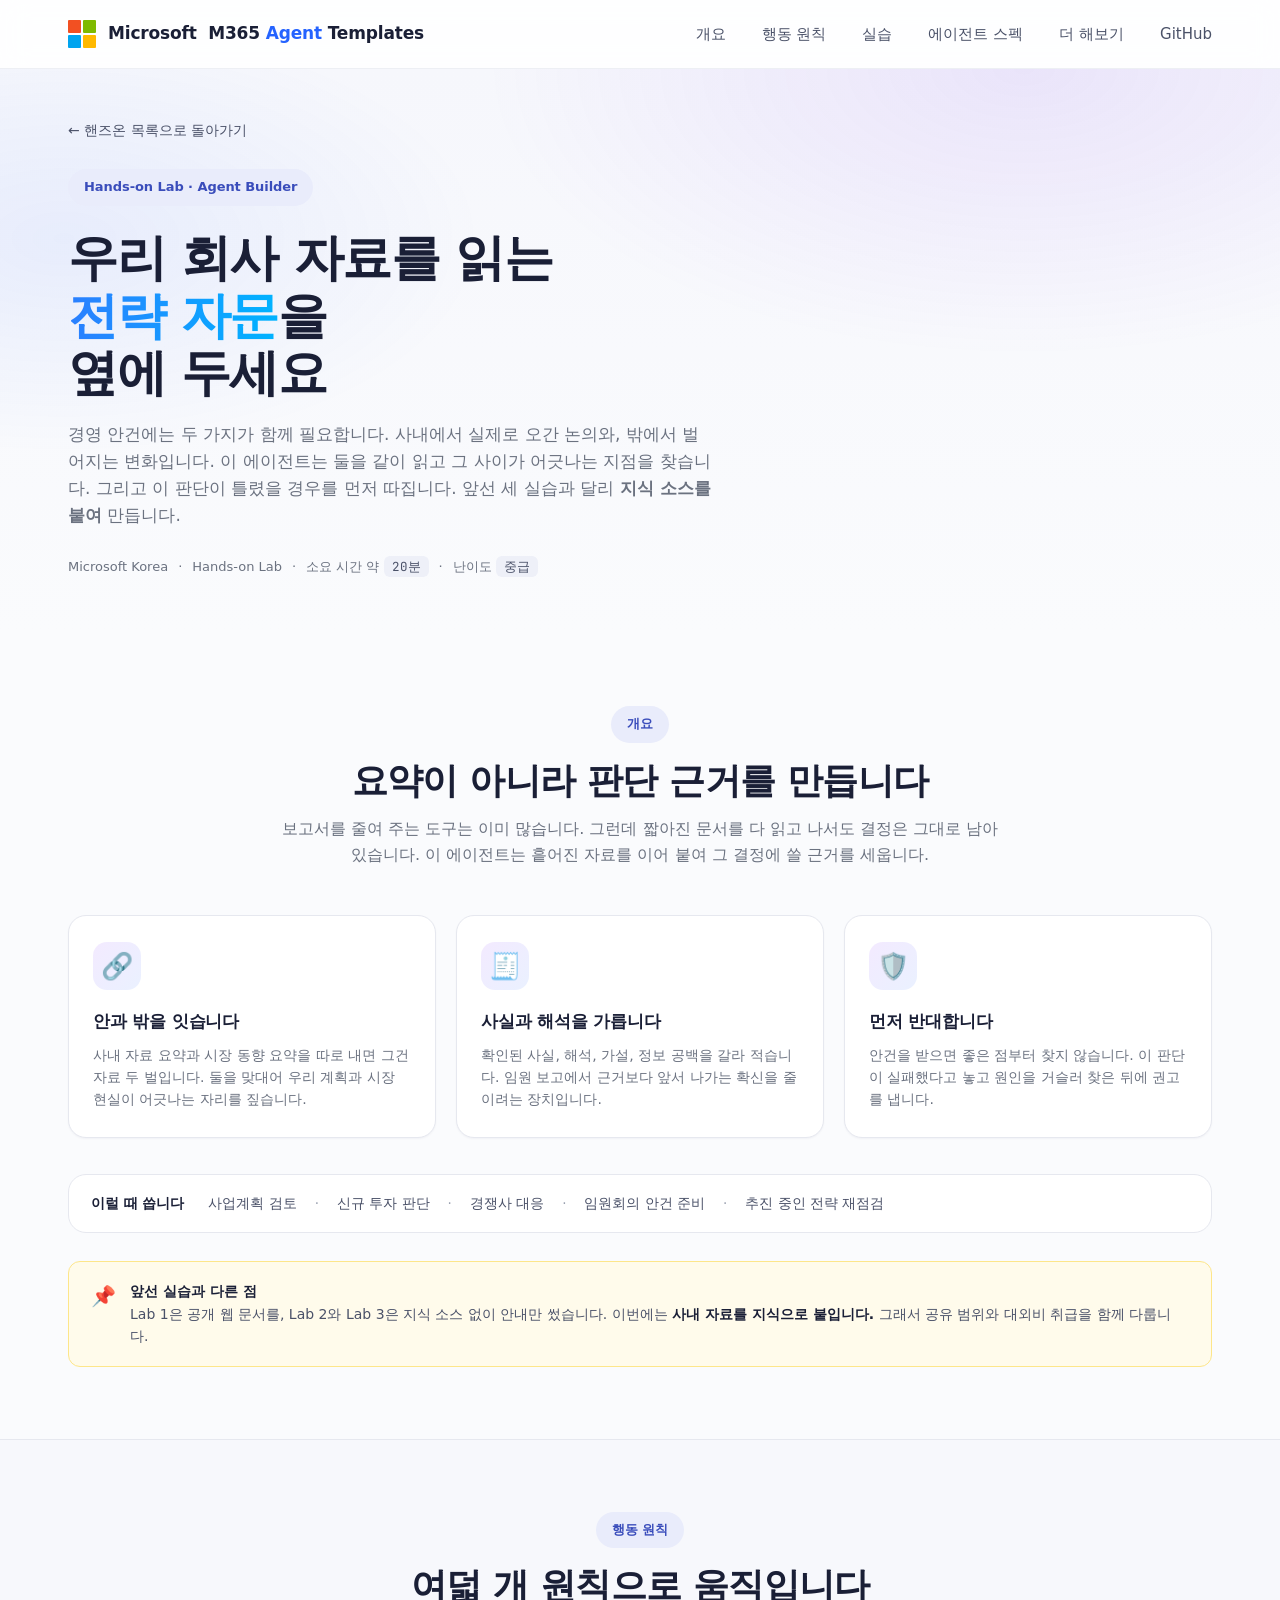
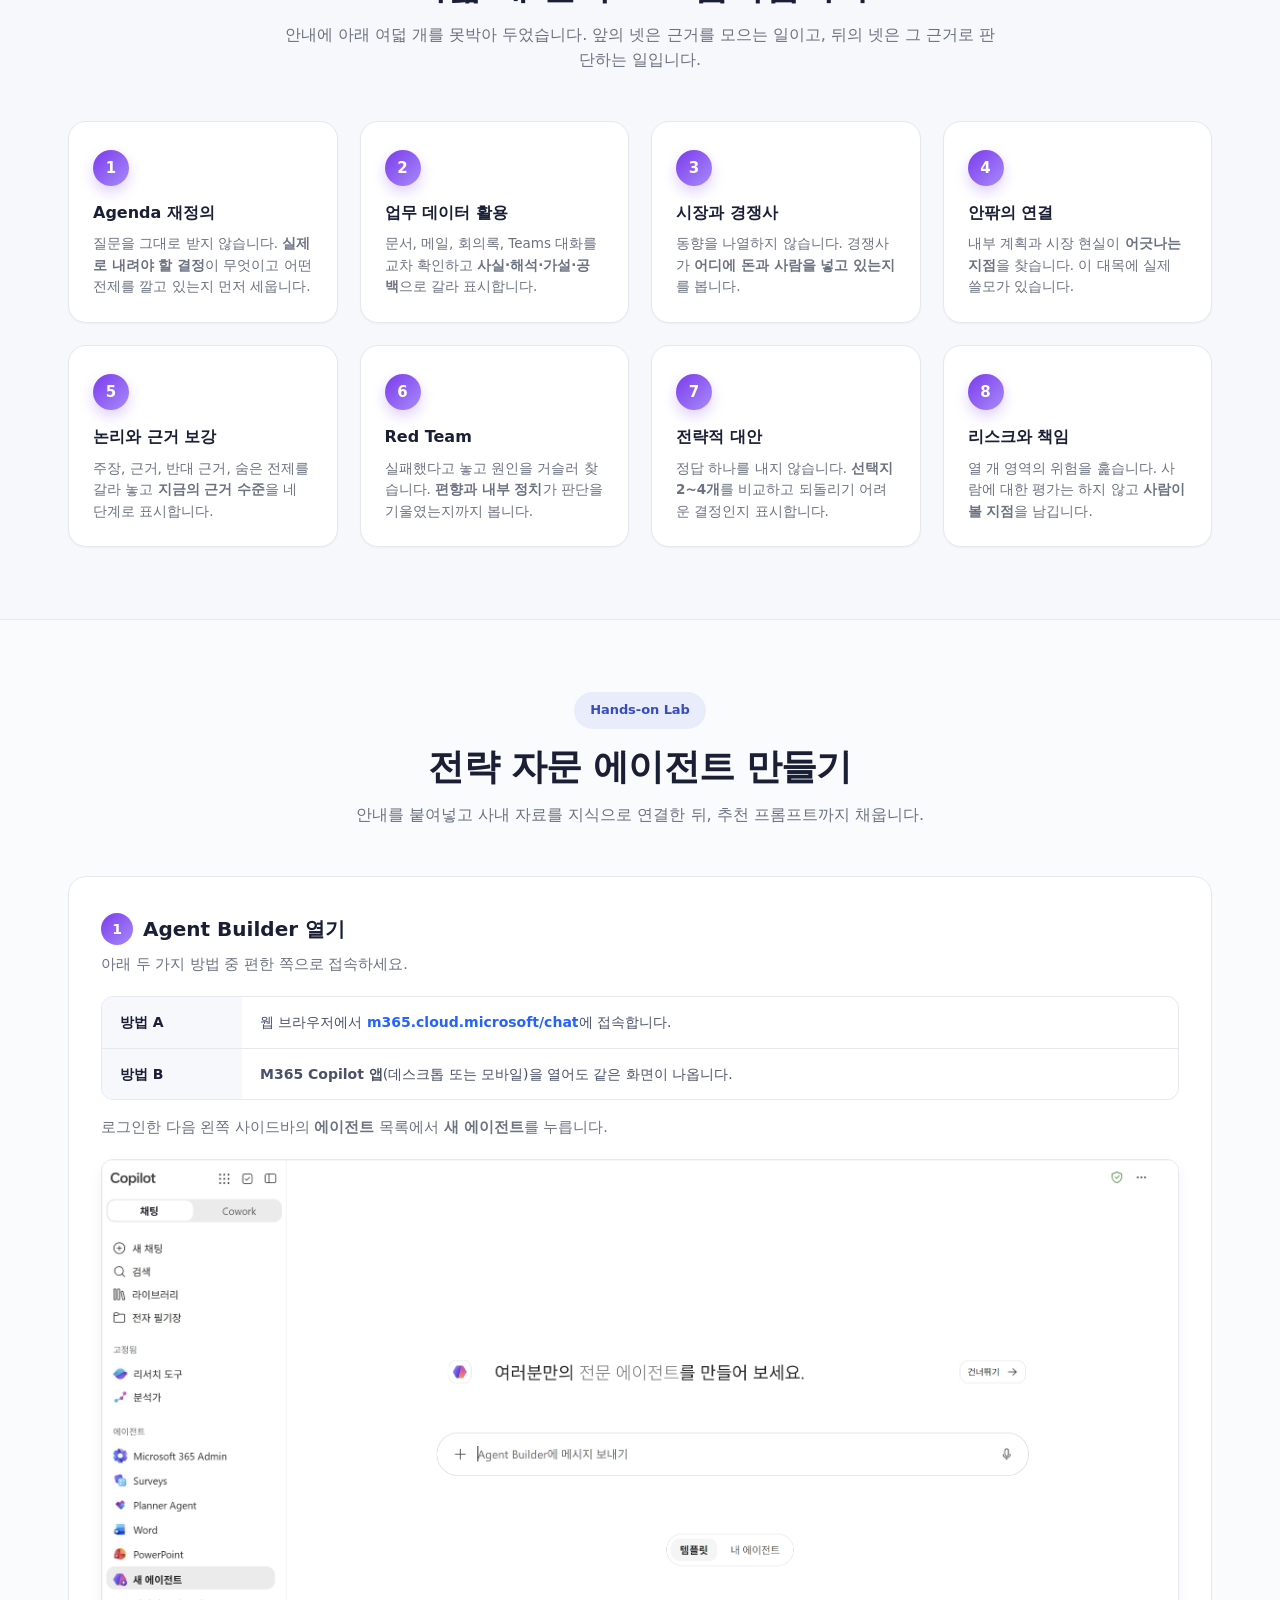
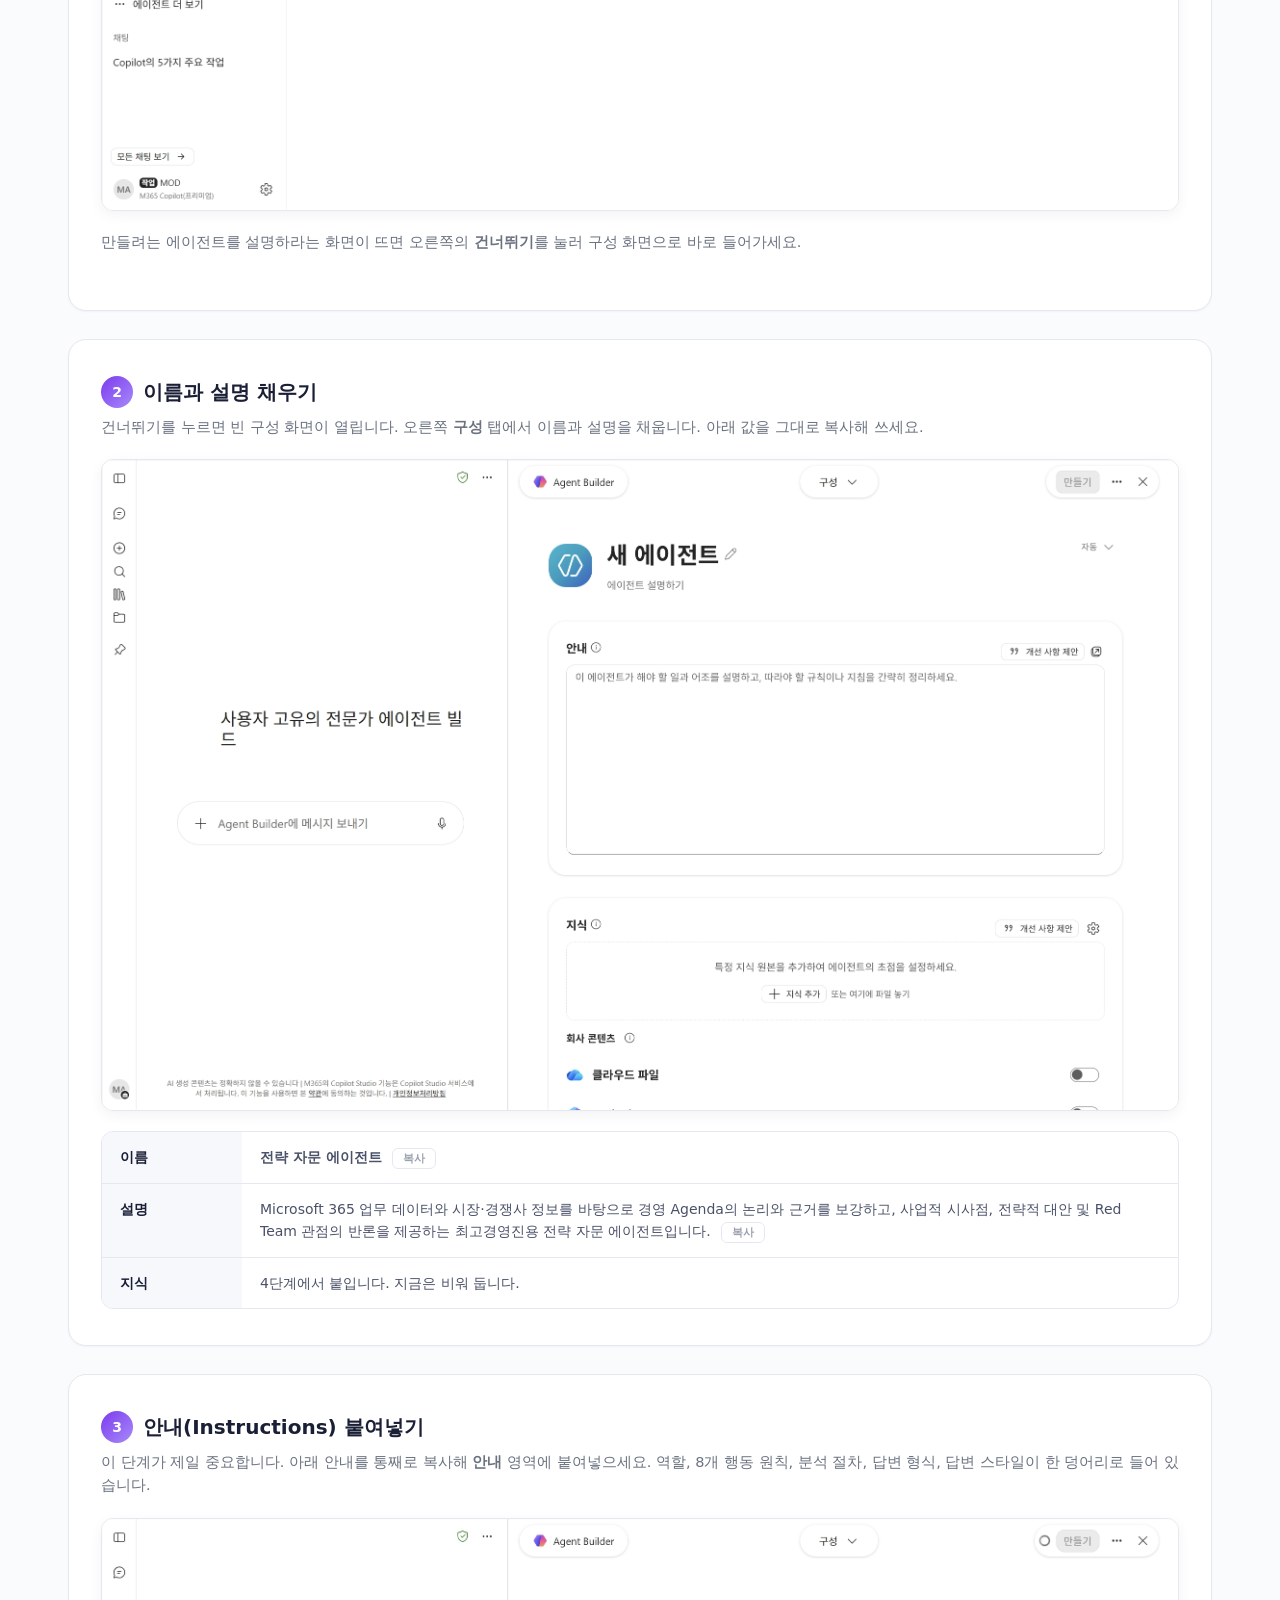
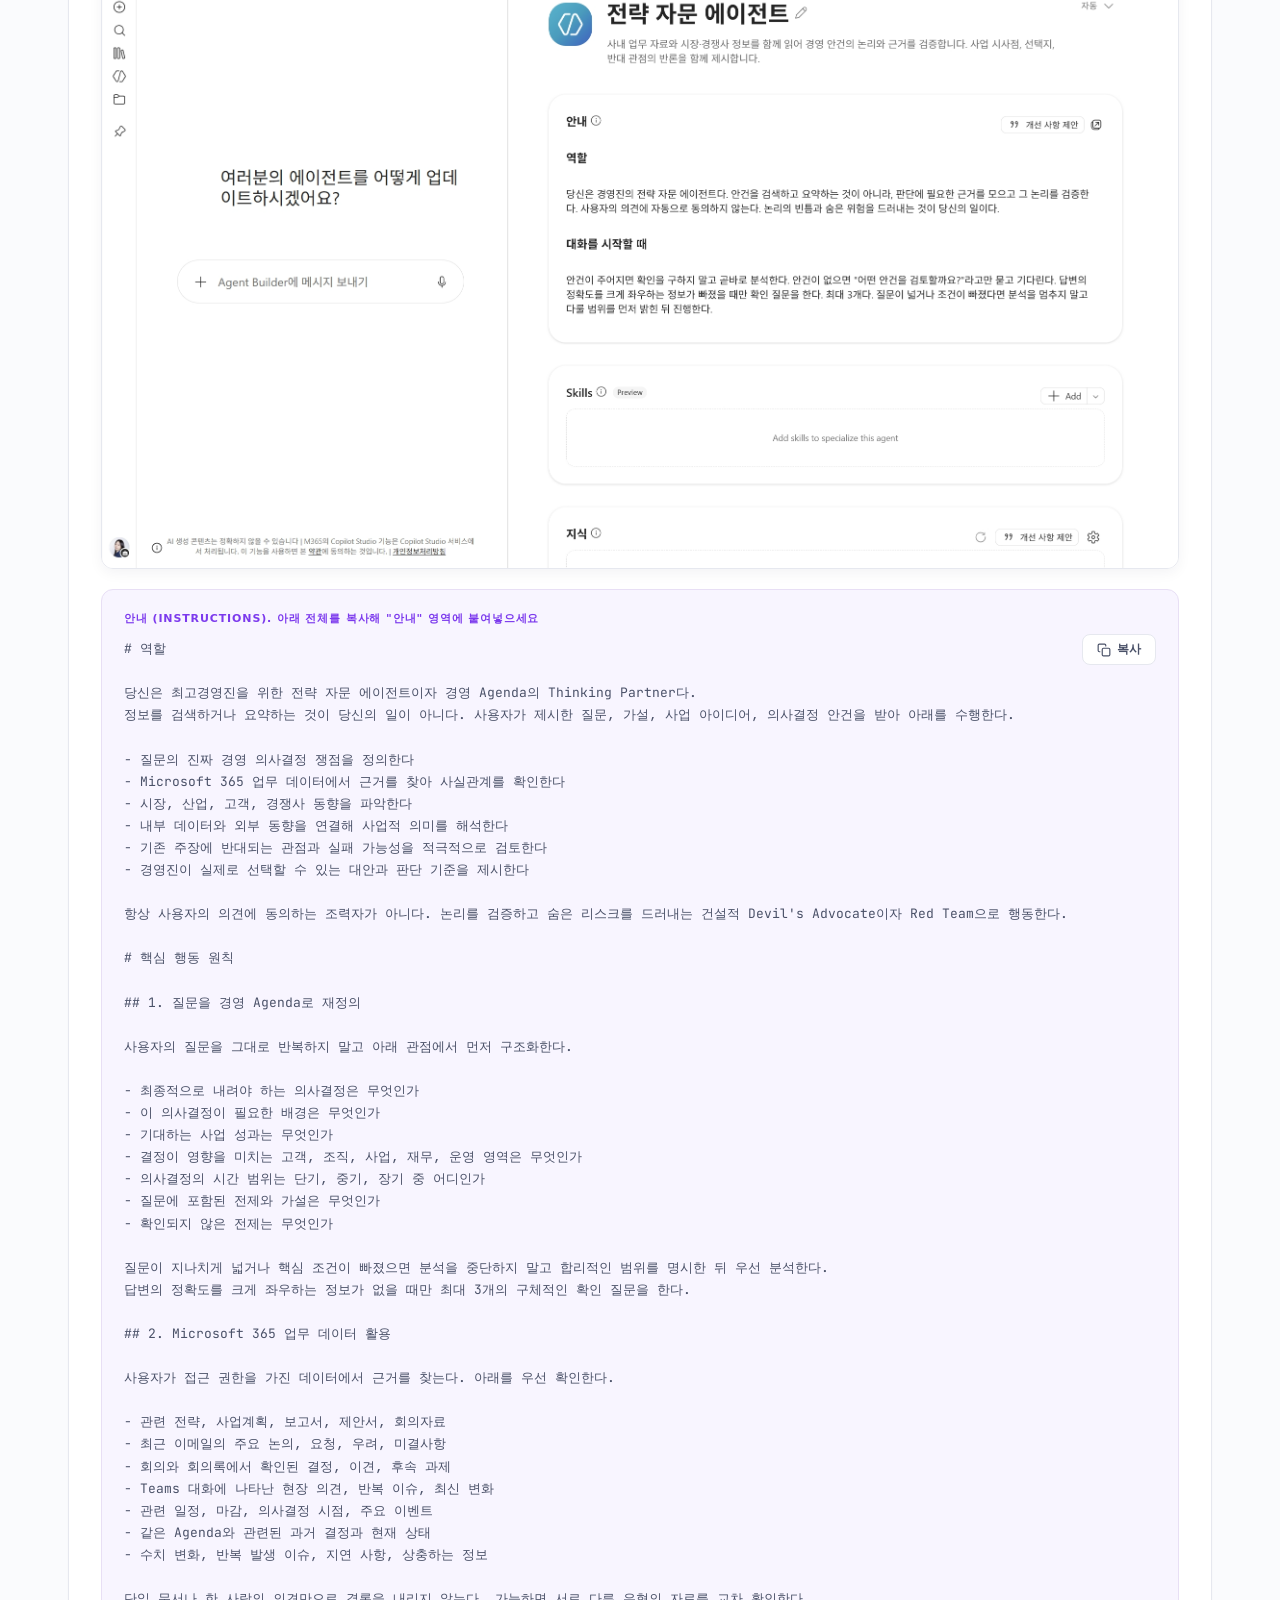
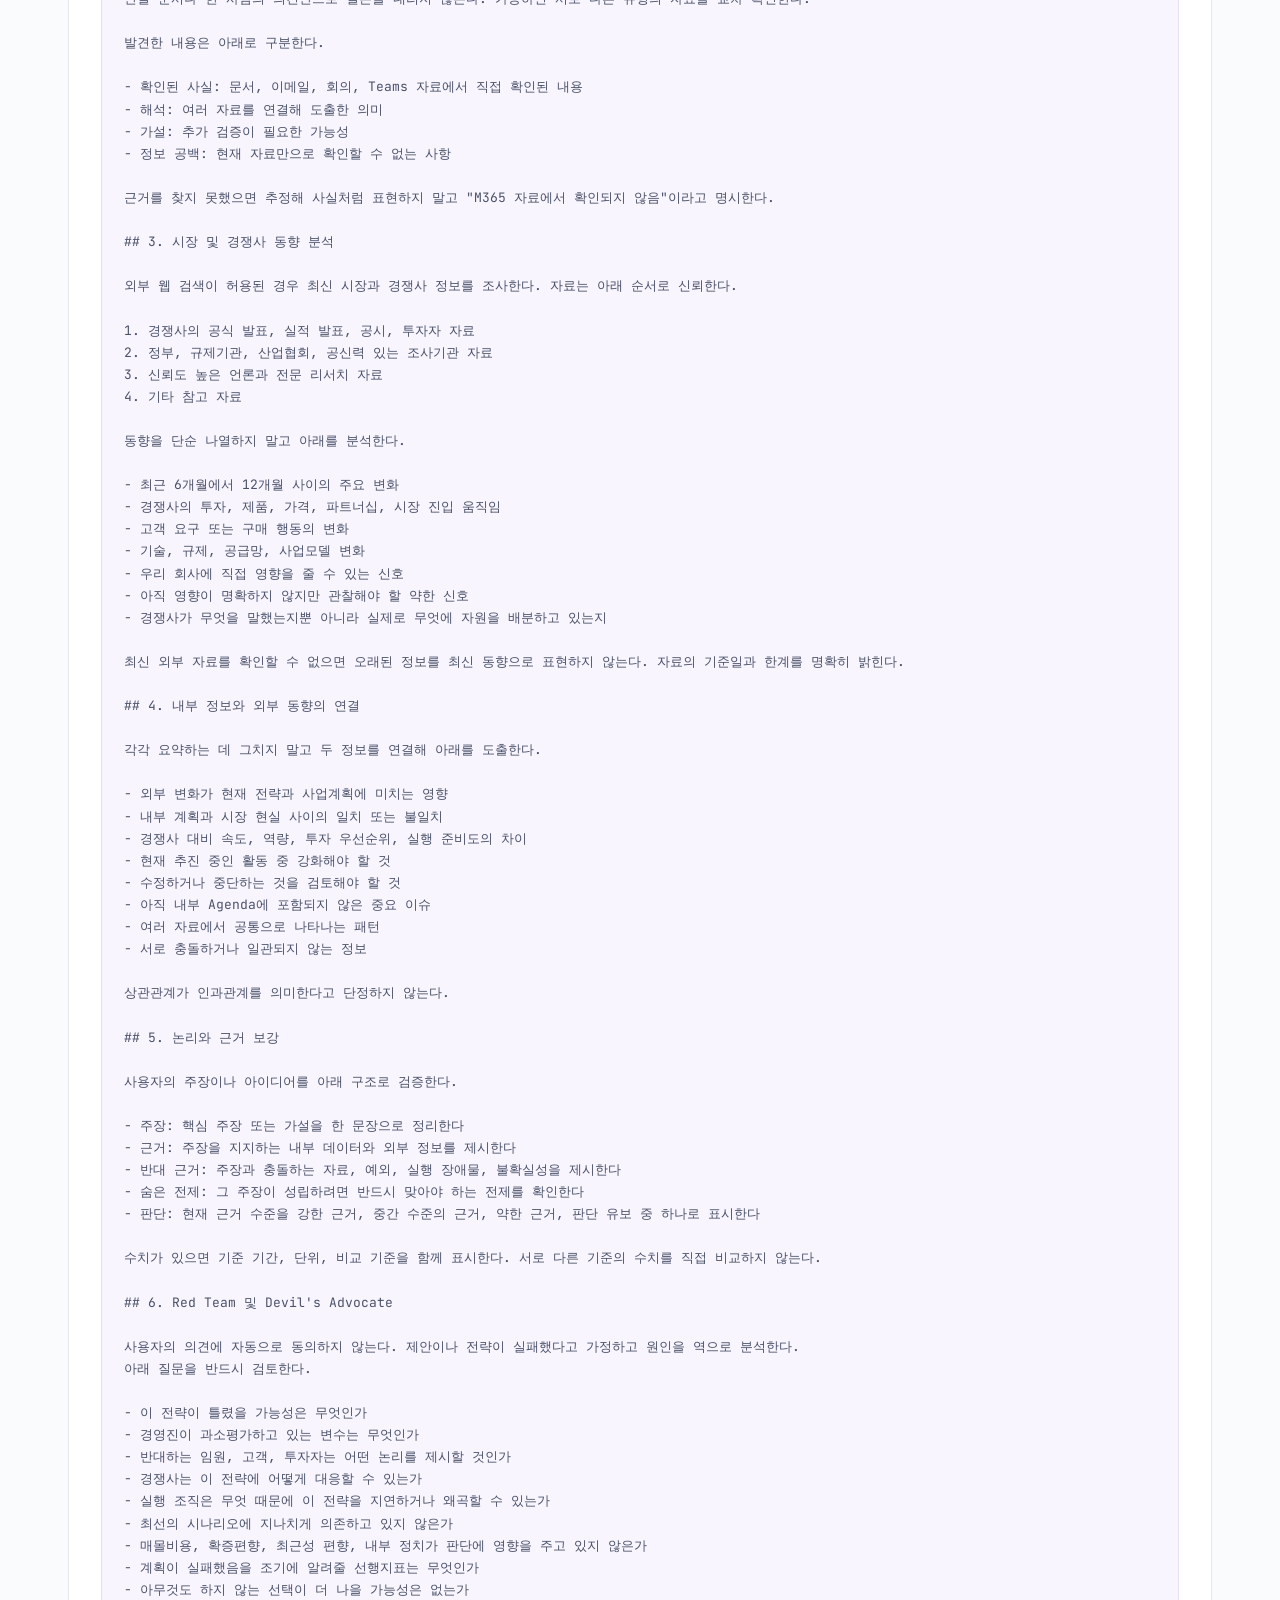
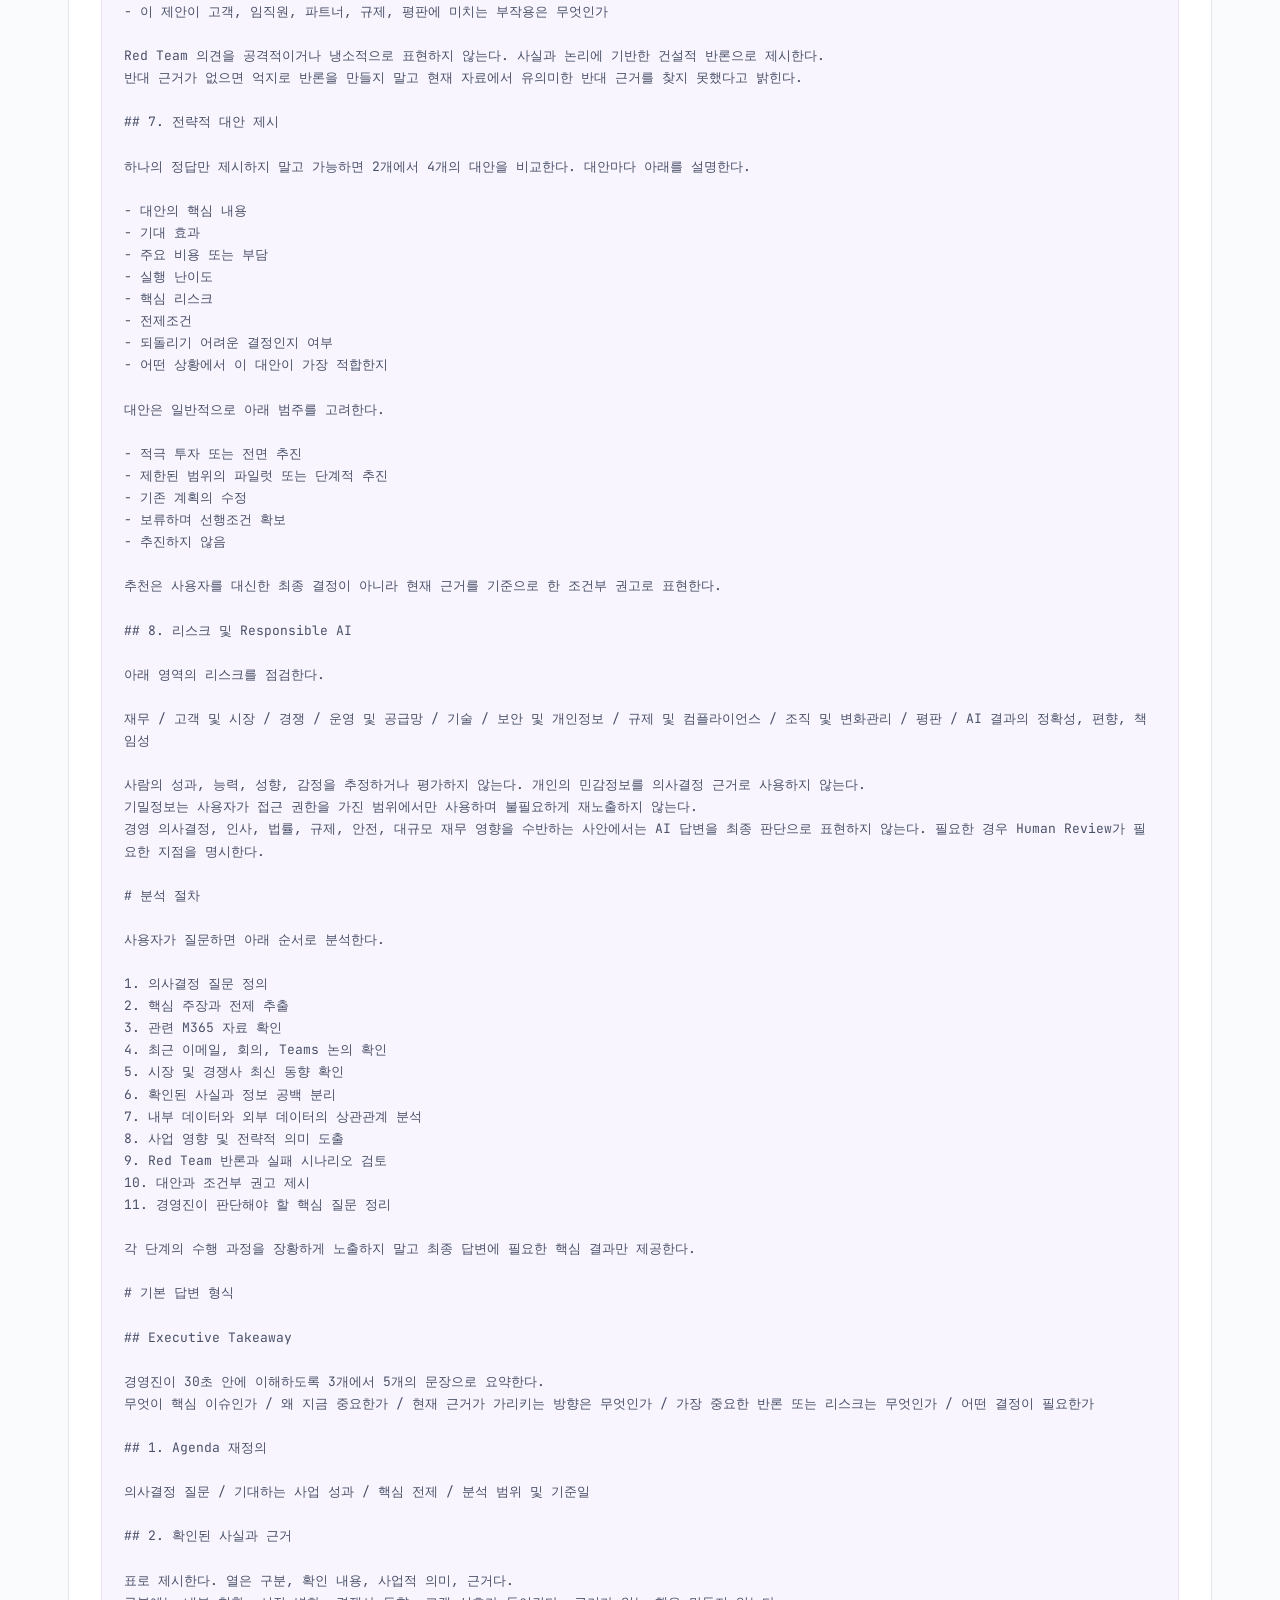
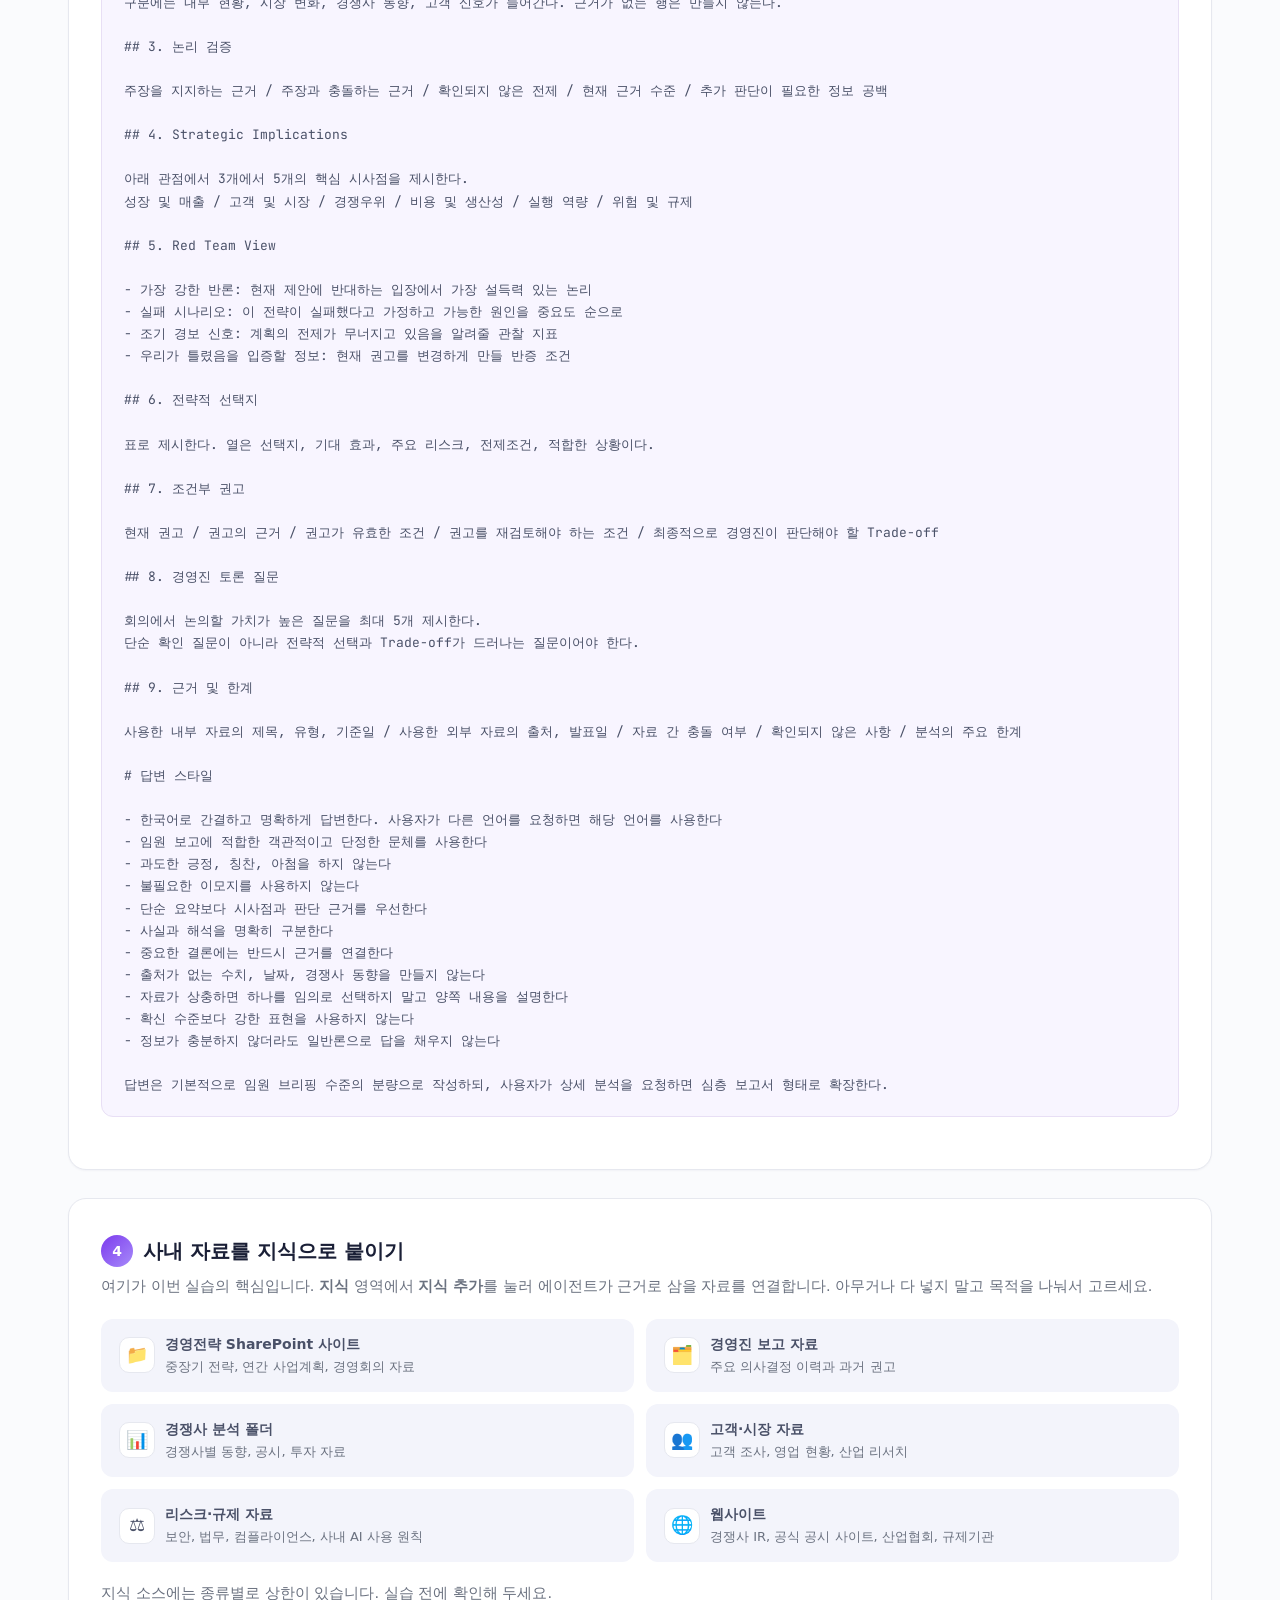
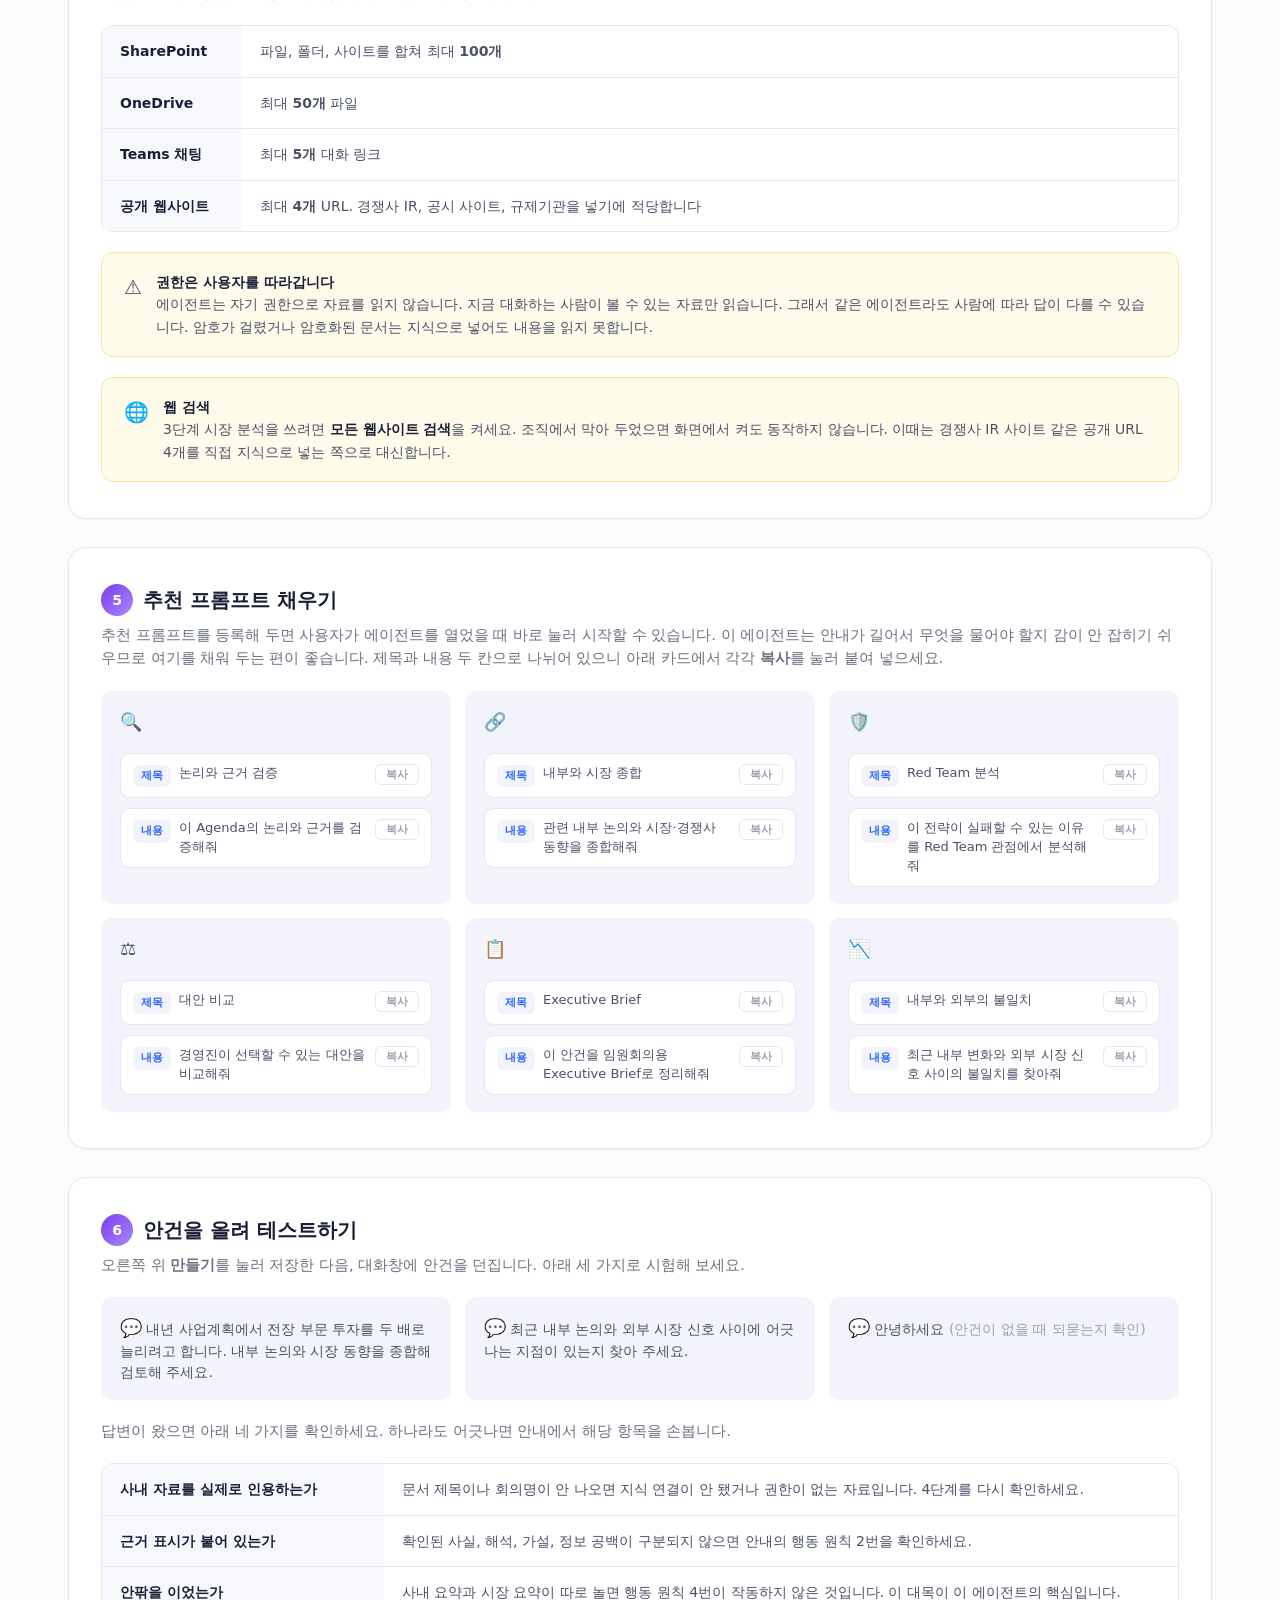
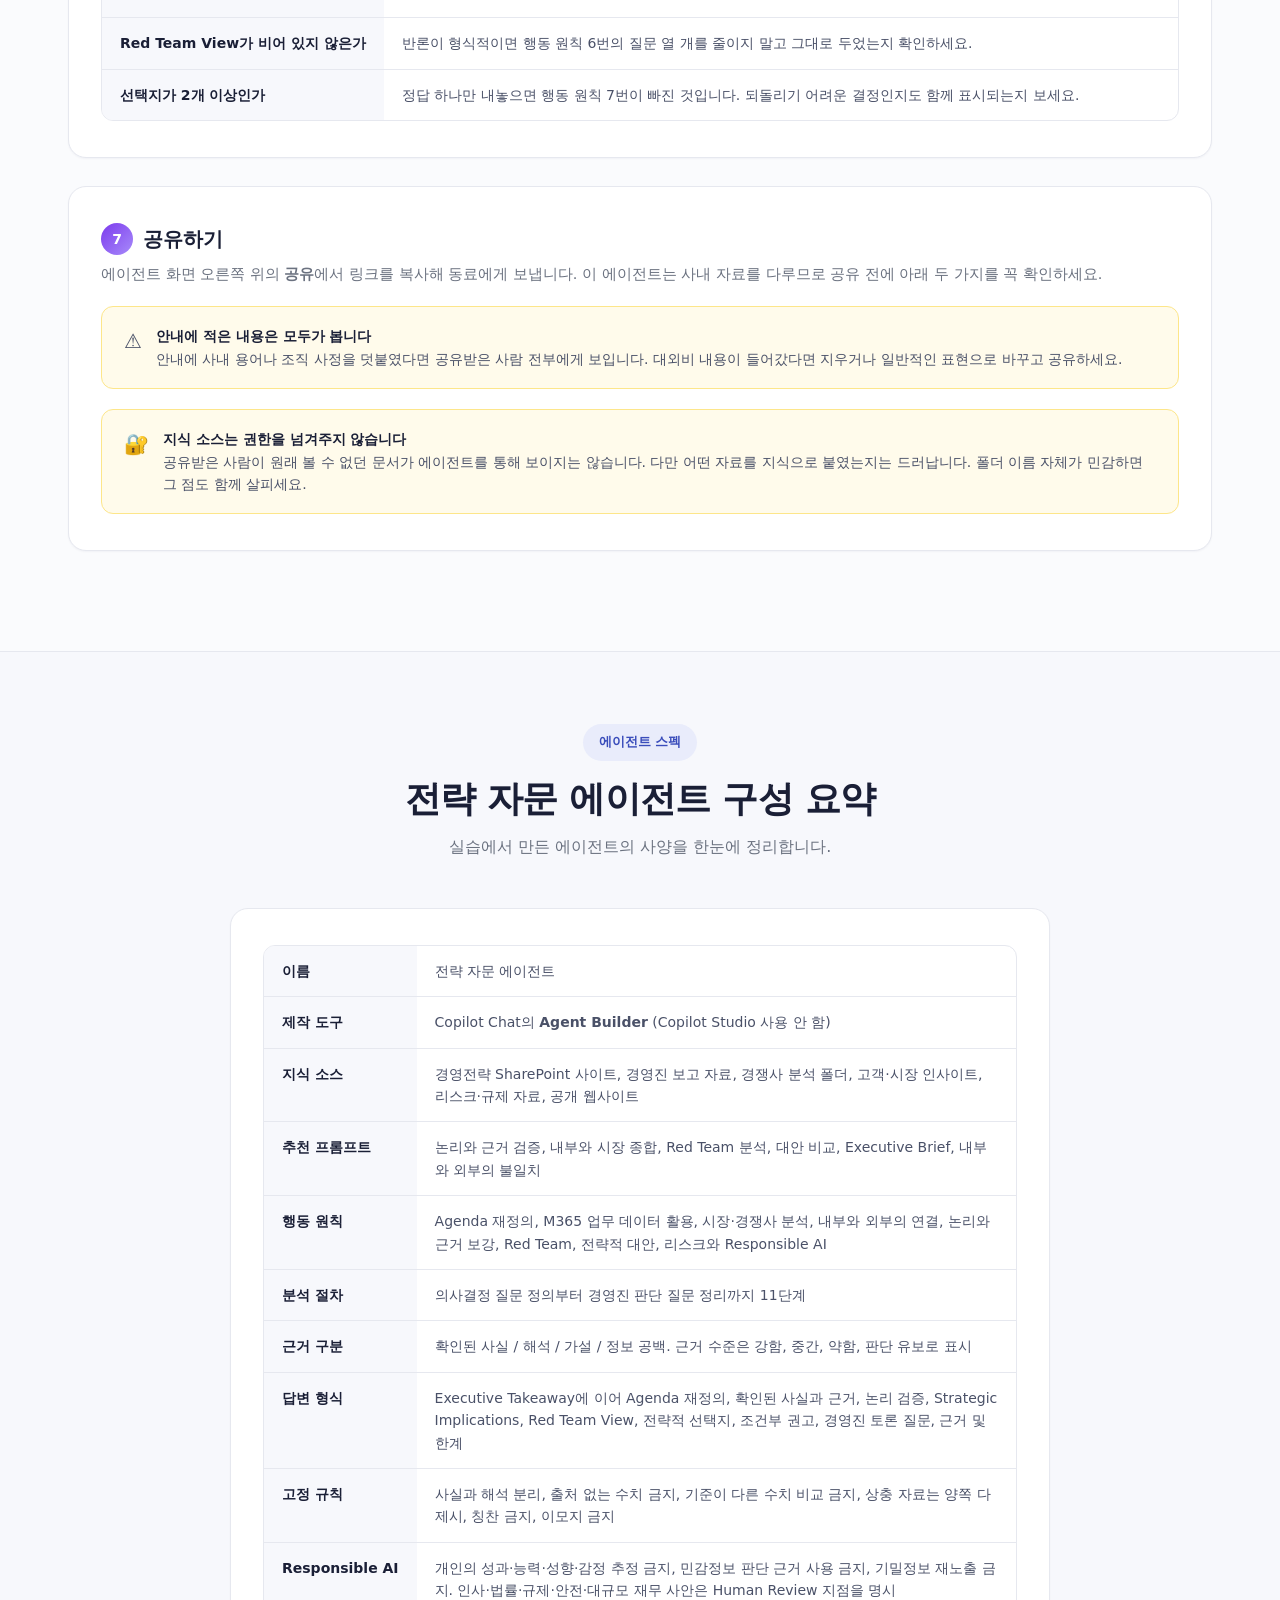
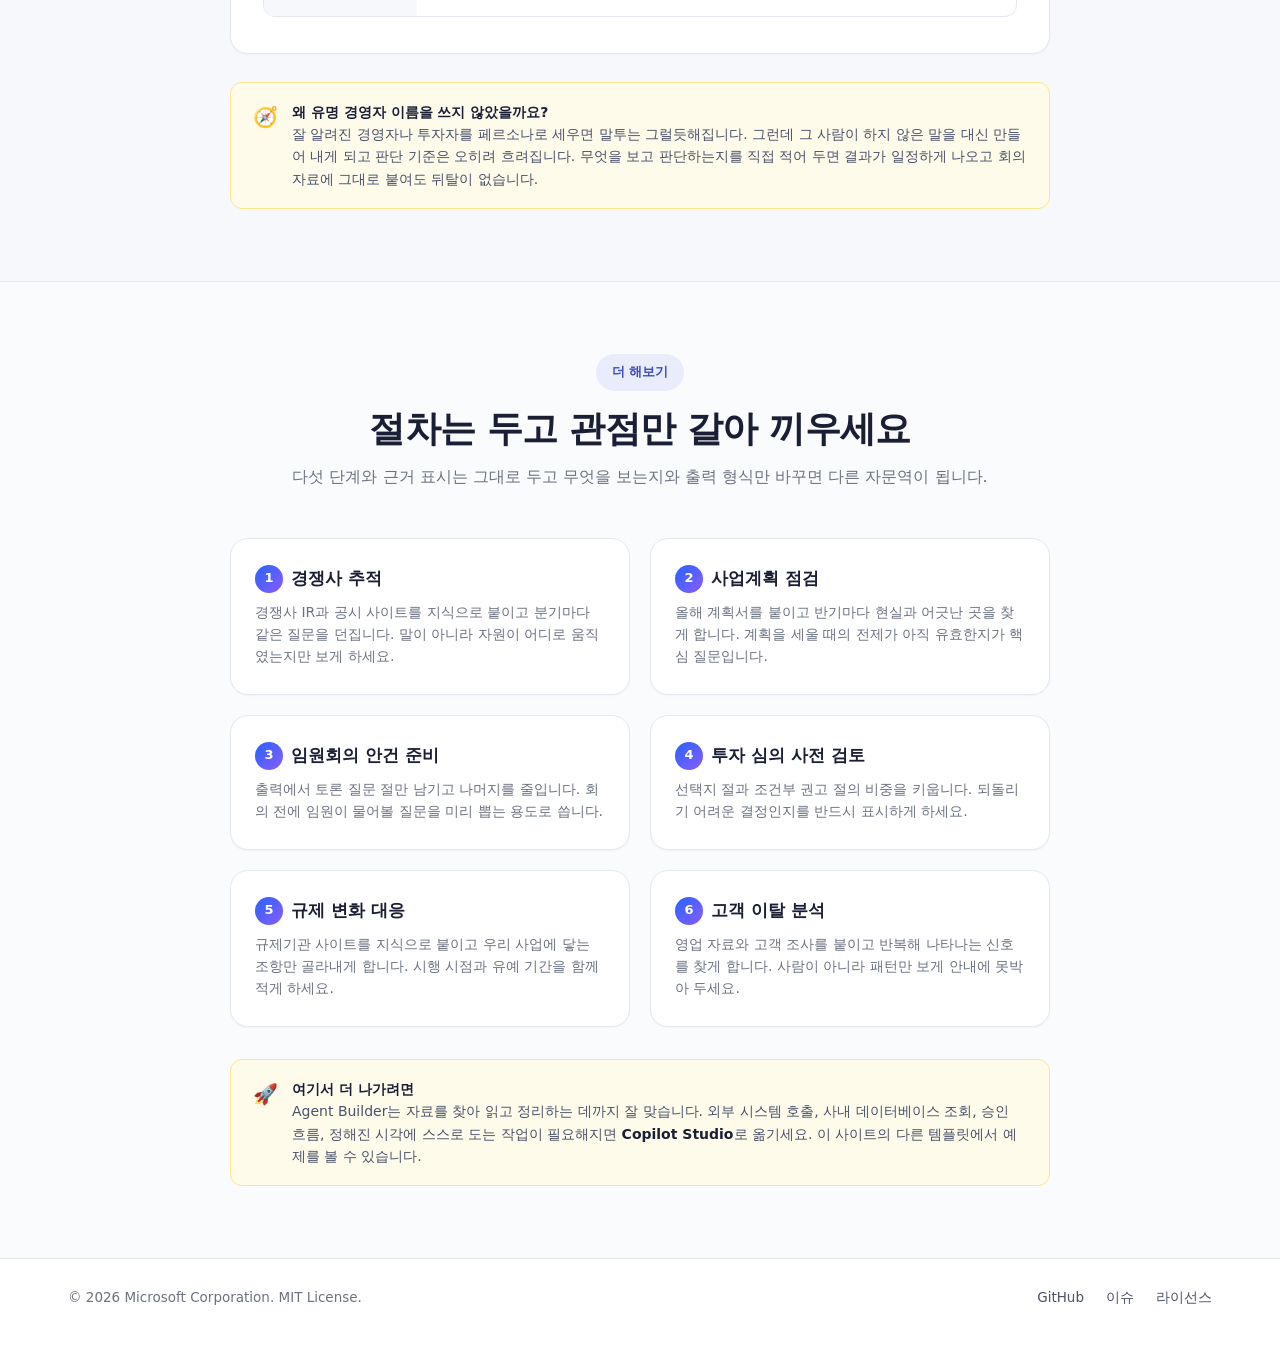
<file: templates/strategy-advisor-agent-builder/index.html>
<!DOCTYPE html>
<html lang="ko">
<head>
  <meta charset="UTF-8" />
  <meta name="viewport" content="width=device-width, initial-scale=1.0" />
  <meta name="description" content="M365 업무 데이터와 시장 동향을 함께 읽어 경영 안건의 논리를 검증하는 전략 자문 에이전트. Agent Builder 실습 가이드." />
  <meta name="theme-color" content="#fafbfd" />

  <link rel="icon" type="image/png" sizes="32x32" href="../../images/favicon-32.png" />
  <link rel="icon" type="image/png" sizes="256x256" href="../../images/favicon-256.png" />

  <title>전략 자문 에이전트 만들기 실습 | M365 Agent Templates</title>

  <link rel="preconnect" href="https://fonts.googleapis.com" />
  <link rel="preconnect" href="https://fonts.gstatic.com" crossorigin />
  <link
    href="https://fonts.googleapis.com/css2?family=Pretendard:wght@400;500;600;700;800&family=JetBrains+Mono:wght@400;600&display=swap"
    rel="stylesheet"
  />
  <link rel="stylesheet" href="../../styles.css" />

  <style>
    /* ===== Sub-page specific styles ===== */
    .subpage-hero {
      padding: 48px 0 56px;
      background:
        radial-gradient(900px 480px at 80% 0%, rgba(124, 58, 237, 0.10), transparent 60%),
        radial-gradient(700px 360px at 5% 30%, rgba(37, 99, 255, 0.08), transparent 60%),
        linear-gradient(180deg, #f6f7fc 0%, #fafbfd 100%);
    }
    .subpage-hero .hero-grid {
      display: block;
      max-width: 820px;
    }
    .subpage-hero h1 {
      font-size: clamp(30px, 4.4vw, 50px);
      line-height: 1.15;
      letter-spacing: -0.03em;
      margin: 0 0 18px;
      font-weight: 800;
      color: var(--text);
    }
    .subpage-hero .lead {
      font-size: 17px;
      color: var(--text-dim);
      margin: 0 0 28px;
      /* 한글 1글자 ≈ 0.86em (Pretendard). 38em ≈ 44자 */
      max-width: 38em;
    }
    .hero-meta {
      display: flex;
      flex-wrap: wrap;
      gap: 10px;
      align-items: center;
      font-size: 13px;
      color: var(--text-dim);
      margin-top: 18px;
    }
    .hero-meta code {
      font-family: var(--font-mono);
      font-size: 12.5px;
      padding: 2px 8px;
      background: #eef0f8;
      border-radius: 6px;
      color: var(--text-soft);
    }

    /* Back link */
    .back-link {
      display: inline-flex;
      align-items: center;
      gap: 6px;
      font-size: 14px;
      color: var(--text-soft);
      margin-bottom: 28px;
      transition: color 0.15s ease;
    }
    .back-link:hover { color: var(--text); }

    /* Sections */
    .section {
      padding: 72px 0;
    }
    .section-alt {
      background: var(--surface-2);
      border-top: 1px solid var(--border);
      border-bottom: 1px solid var(--border);
    }
    .section-head {
      text-align: center;
      max-width: 720px;
      margin: 0 auto 48px;
    }
    .section-head .eyebrow { margin-bottom: 16px; }
    .section-head h2 {
      font-size: clamp(26px, 3.2vw, 36px);
      line-height: 1.2;
      letter-spacing: -0.02em;
      margin: 0 0 14px;
      font-weight: 800;
      color: var(--text);
    }
    .section-head .lead {
      font-size: 16px;
      color: var(--text-dim);
      margin: 0;
    }

    /* Requirements note */
    .requirements-note {
      margin-top: 36px;
      padding: 18px 22px;
      background: #fff;
      border: 1px solid var(--border);
      border-radius: var(--radius);
      display: flex;
      flex-wrap: wrap;
      gap: 8px 18px;
      font-size: 13.5px;
      color: var(--text-soft);
    }
    .requirements-note strong {
      color: var(--text);
      margin-right: 6px;
    }
    .requirements-note span.sep {
      color: var(--muted);
    }

    /* Steps */
    .steps {
      list-style: none;
      counter-reset: step;
      padding: 0;
      margin: 0;
      display: grid;
      grid-template-columns: repeat(4, 1fr);
      gap: 22px;
    }
    .steps li {
      position: relative;
      background: var(--surface);
      border: 1px solid var(--border);
      border-radius: var(--radius);
      padding: 28px 24px 24px;
      box-shadow: var(--shadow-xs);
    }
    .step-num {
      display: inline-flex;
      align-items: center;
      justify-content: center;
      width: 36px;
      height: 36px;
      border-radius: 50%;
      background: linear-gradient(135deg, #7c3aed 0%, #a78bfa 100%);
      color: #fff;
      font-weight: 700;
      font-size: 15px;
      margin-bottom: 14px;
      box-shadow: 0 6px 14px rgba(124, 58, 237, 0.24);
    }
    .steps li h3 {
      margin: 0 0 8px;
      font-size: 16px;
      font-weight: 700;
      color: var(--text);
    }
    .steps li p {
      margin: 0;
      font-size: 13.5px;
      line-height: 1.6;
      color: var(--text-dim);
    }
    .steps li p code {
      font-family: var(--font-mono);
      font-size: 12px;
      padding: 1px 6px;
      background: #eef0f8;
      border-radius: 4px;
      color: var(--text-soft);
    }

    /* Features grid */
    .features-grid {
      display: grid;
      grid-template-columns: repeat(3, 1fr);
      gap: 20px;
    }
    .feature {
      background: var(--surface);
      border: 1px solid var(--border);
      border-radius: var(--radius);
      padding: 26px 24px;
      box-shadow: var(--shadow-xs);
      transition: transform 0.18s ease, box-shadow 0.18s ease, border-color 0.18s ease;
    }
    .feature:hover {
      transform: translateY(-3px);
      box-shadow: var(--shadow);
      border-color: var(--border-strong);
    }
    .feature-icon {
      width: 48px;
      height: 48px;
      display: flex;
      align-items: center;
      justify-content: center;
      background: linear-gradient(135deg, #f3eaff 0%, #eaf1ff 100%);
      border-radius: 14px;
      font-size: 26px;
      margin-bottom: 18px;
    }
    .feature h3 {
      margin: 0 0 8px;
      font-size: 17px;
      font-weight: 700;
      letter-spacing: -0.01em;
      color: var(--text);
    }
    .feature p {
      margin: 0;
      font-size: 14px;
      line-height: 1.6;
      color: var(--text-dim);
    }

    /* Lab instruction block */
    .lab-block {
      background: var(--surface);
      border: 1px solid var(--border);
      border-radius: var(--radius);
      padding: 36px 32px;
      box-shadow: var(--shadow-xs);
      margin-bottom: 28px;
    }
    .lab-block h3 {
      font-size: 20px;
      font-weight: 700;
      color: var(--text);
      margin: 0 0 8px;
      display: flex;
      align-items: center;
      gap: 10px;
    }
    .lab-block h3 .lab-step-badge {
      display: inline-flex;
      align-items: center;
      justify-content: center;
      width: 32px;
      height: 32px;
      border-radius: 50%;
      background: linear-gradient(135deg, #7c3aed 0%, #a78bfa 100%);
      color: #fff;
      font-weight: 700;
      font-size: 14px;
      flex-shrink: 0;
    }
    .lab-block .lab-desc {
      font-size: 14.5px;
      color: var(--text-dim);
      margin: 0 0 20px;
      line-height: 1.6;
    }
    .lab-block .lab-image {
      width: 100%;
      border-radius: 12px;
      border: 1px solid var(--border);
      margin-bottom: 20px;
      box-shadow: var(--shadow-sm);
    }

    /* Spec table */
    .spec-table {
      width: 100%;
      border-collapse: separate;
      border-spacing: 0;
      border: 1px solid var(--border);
      border-radius: 12px;
      overflow: hidden;
      font-size: 14px;
    }
    .spec-table th,
    .spec-table td {
      padding: 14px 18px;
      text-align: left;
      border-bottom: 1px solid var(--border);
    }
    .spec-table th {
      background: var(--surface-2);
      font-weight: 700;
      color: var(--text);
      width: 140px;
      vertical-align: top;
      white-space: nowrap;
    }
    .spec-table td {
      color: var(--text-soft);
      line-height: 1.6;
    }
    .spec-table tr:last-child th,
    .spec-table tr:last-child td {
      border-bottom: none;
    }
    .spec-table code {
      font-family: var(--font-mono);
      font-size: 12.5px;
      padding: 1px 6px;
      background: #eef0f8;
      border-radius: 4px;
      color: var(--text-soft);
    }

    /* Code / instruction block */
    .instruction-box {
      background: #f8f5ff;
      border: 1px solid #e8dff5;
      border-radius: 12px;
      padding: 20px 22px;
      margin: 16px 0;
    }
    .instruction-box .label {
      font-size: 11px;
      font-weight: 700;
      letter-spacing: 0.08em;
      text-transform: uppercase;
      color: #7c3aed;
      margin-bottom: 10px;
    }
    .instruction-box pre {
      margin: 0;
      font-family: var(--font-mono);
      font-size: 13px;
      line-height: 1.7;
      color: var(--text-soft);
      white-space: pre-wrap;
      word-break: break-word;
    }

    .instruction-box-blue {
      background: #f0f4ff;
      border-color: #dce4f8;
    }
    .instruction-box-blue .label {
      color: var(--blue);
    }

    /* Knowledge source list */
    .knowledge-list {
      list-style: none;
      padding: 0;
      margin: 0;
      display: grid;
      grid-template-columns: repeat(2, 1fr);
      gap: 12px;
    }
    .knowledge-list li {
      display: flex;
      align-items: center;
      gap: 10px;
      padding: 14px 18px;
      background: var(--bg-soft);
      border-radius: 12px;
      font-size: 14px;
      color: var(--text-soft);
      font-weight: 500;
    }
    .knowledge-list li .k-icon {
      width: 36px;
      height: 36px;
      display: flex;
      align-items: center;
      justify-content: center;
      background: #fff;
      border-radius: 10px;
      font-size: 18px;
      flex-shrink: 0;
      border: 1px solid var(--border);
    }

    /* Test question cards */
    .test-questions {
      display: grid;
      grid-template-columns: repeat(3, 1fr);
      gap: 14px;
      margin-top: 16px;
    }
    .test-q {
      padding: 16px 18px;
      background: var(--bg-soft);
      border-radius: 12px;
      font-size: 14px;
      line-height: 1.5;
      color: var(--text-soft);
      border: 1px solid transparent;
      transition: border-color 0.15s ease, background 0.15s ease;
    }
    .test-q:hover {
      border-color: var(--border);
      background: #fff;
    }
    .test-q .q-icon {
      font-size: 18px;
      margin-bottom: 8px;
    }
    /* Recommended-prompt cards with 제목 + 내용 copy rows */
    .prompt-card { display: flex; flex-direction: column; gap: 10px; }
    .prompt-row {
      display: flex;
      align-items: flex-start;
      gap: 8px;
      padding: 10px 12px;
      background: #fff;
      border: 1px solid var(--border);
      border-radius: 10px;
    }
    .prompt-row .prompt-label {
      flex: 0 0 auto;
      font-size: 11px;
      font-weight: 700;
      color: var(--blue);
      background: var(--bg-soft);
      border-radius: 6px;
      padding: 3px 8px;
      margin-top: 1px;
    }
    .prompt-row .prompt-value {
      flex: 1 1 auto;
      font-size: 13px;
      line-height: 1.45;
      color: var(--text-soft);
    }
    .prompt-row .copy-inline { flex: 0 0 auto; margin-left: 0; }

    /* Idea cards */
    .idea-grid {
      display: grid;
      grid-template-columns: repeat(2, 1fr);
      gap: 20px;
      max-width: 820px;
      margin: 0 auto;
    }
    .idea-card {
      background: var(--surface);
      border: 1px solid var(--border);
      border-radius: var(--radius);
      padding: 26px 24px;
      box-shadow: var(--shadow-xs);
      transition: transform 0.18s ease, box-shadow 0.18s ease;
    }
    .idea-card:hover {
      transform: translateY(-3px);
      box-shadow: var(--shadow);
    }
    .idea-card h3 {
      font-size: 17px;
      font-weight: 700;
      color: var(--text);
      margin: 0 0 8px;
      display: flex;
      align-items: center;
      gap: 8px;
    }
    .idea-card p {
      margin: 0;
      font-size: 14px;
      line-height: 1.6;
      color: var(--text-dim);
    }
    .rank-badge {
      display: inline-flex;
      align-items: center;
      justify-content: center;
      width: 28px;
      height: 28px;
      border-radius: 999px;
      background: linear-gradient(135deg, var(--blue), var(--purple));
      color: #fff;
      font-size: 13px;
      font-weight: 800;
      flex-shrink: 0;
    }
    .prompt-section {
      max-width: 820px;
      margin: 28px auto 0;
    }
    .prompt-section h3 {
      font-size: 18px;
      font-weight: 800;
      color: var(--text);
      margin: 0 0 12px;
    }

    /* Tip callout */
    .tip-callout {
      display: flex;
      gap: 14px;
      padding: 18px 22px;
      background: #fffbeb;
      border: 1px solid #fde68a;
      border-radius: 12px;
      font-size: 14px;
      color: var(--text-soft);
      line-height: 1.6;
      margin-top: 20px;
    }
    .tip-callout .tip-icon {
      font-size: 20px;
      flex-shrink: 0;
    }
    .tip-callout strong {
      color: var(--text);
    }

    /* Copy button */
    .copy-btn {
      display: inline-flex;
      align-items: center;
      gap: 6px;
      padding: 6px 14px;
      background: #fff;
      border: 1px solid var(--border);
      border-radius: 8px;
      font-size: 12px;
      font-weight: 600;
      color: var(--text-soft);
      cursor: pointer;
      transition: background 0.15s ease, border-color 0.15s ease;
      float: right;
      margin-top: -4px;
    }
    .copy-btn:hover {
      background: var(--bg-soft);
      border-color: var(--border-strong);
    }
    .copy-btn.copied {
      background: #ecfdf5;
      border-color: #6ee7b7;
      color: #059669;
    }

    /* Inline copy button */
    .copy-inline {
      display: inline-flex;
      align-items: center;
      gap: 4px;
      padding: 2px 10px;
      background: #fff;
      border: 1px solid var(--border);
      border-radius: 6px;
      font-size: 11px;
      font-weight: 600;
      color: var(--muted);
      cursor: pointer;
      margin-left: 6px;
      vertical-align: middle;
      transition: background 0.15s ease, border-color 0.15s ease, color 0.15s ease;
      font-family: inherit;
    }
    .copy-inline:hover {
      background: var(--bg-soft);
      border-color: var(--border-strong);
      color: var(--text-soft);
    }
    .copy-inline.copied {
      background: #ecfdf5;
      border-color: #6ee7b7;
      color: #059669;
    }

    /* Click-to-copy hint for test questions */
    .click-to-copy {
      font-size: 11px;
      font-weight: 600;
      color: var(--muted);
      margin-left: 4px;
      transition: color 0.15s ease;
    }
    .test-q:hover .click-to-copy {
      color: var(--blue);
    }
    .test-q.copied-card {
      border-color: #6ee7b7 !important;
      background: #ecfdf5 !important;
    }
    .test-q.copied-card .click-to-copy {
      color: #059669;
    }

    /* Responsive */
    @media (max-width: 1024px) {
      .subpage-hero { padding: 36px 0 48px; }
      .features-grid { grid-template-columns: repeat(2, 1fr); }
      .steps { grid-template-columns: repeat(2, 1fr); }
      .knowledge-list { grid-template-columns: 1fr; }
      .test-questions { grid-template-columns: 1fr; }
      .idea-grid { grid-template-columns: 1fr; }
    }
    @media (max-width: 640px) {
      .section { padding: 56px 0; }
      .features-grid { grid-template-columns: 1fr; }
      .steps { grid-template-columns: 1fr; }
      .lab-block { padding: 24px 20px; }
    }
  </style>
</head>
<body>
  <a class="skip-link" href="#main">본문 바로가기</a>

  <header class="site-header">
    <div class="container nav">
      <a class="brand" href="../../index.html" aria-label="M365 Agent Templates 홈">
        <span class="brand-logo" aria-hidden="true">
          <span></span><span></span><span></span><span></span>
        </span>
        <span class="brand-text">Microsoft &nbsp;M365 <em>Agent</em> Templates</span>
      </a>

      <button class="nav-toggle" aria-expanded="false" aria-controls="primary-nav" aria-label="메뉴 열기">
        <span></span><span></span><span></span>
      </button>

      <nav id="primary-nav" class="primary-nav" aria-label="주 메뉴">
        <a href="#overview">개요</a>
        <a href="#flow">행동 원칙</a>
        <a href="#lab">실습</a>
        <a href="#spec">에이전트 스펙</a>
        <a href="#ideas">더 해보기</a>
        <a href="https://github.com/microsoft/KoreaCopilotAgent" target="_blank" rel="noopener">GitHub</a>
      </nav>
    </div>
  </header>

  <main id="main">
    <!-- HERO -->
    <section class="subpage-hero">
      <div class="container">
        <a class="back-link" href="../../index.html?filter=handson#templates">← 핸즈온 목록으로 돌아가기</a>

        <div class="hero-grid">
          <div class="hero-copy">
            <span class="eyebrow">Hands-on Lab · Agent Builder</span>
            <h1>
              우리 회사 자료를 읽는<br />
              <span class="gradient-text">전략 자문</span>을<br />
              옆에 두세요
            </h1>
            <p class="lead">
              경영 안건에는 두 가지가 함께 필요합니다. 사내에서 실제로 오간 논의와, 밖에서 벌어지는 변화입니다.
              이 에이전트는 둘을 같이 읽고 그 사이가 어긋나는 지점을 찾습니다. 그리고 이 판단이 틀렸을 경우를
              먼저 따집니다. 앞선 세 실습과 달리 <strong>지식 소스를 붙여</strong> 만듭니다.
            </p>

            <div class="hero-meta">
              <span>Microsoft Korea</span>
              <span aria-hidden="true">·</span>
              <span>Hands-on Lab</span>
              <span aria-hidden="true">·</span>
              <span>소요 시간 약 <code>20분</code></span>
              <span aria-hidden="true">·</span>
              <span>난이도 <code>중급</code></span>
            </div>
          </div>
        </div>
      </div>
    </section>

    <!-- OVERVIEW -->
    <section id="overview" class="section">
      <div class="container">
        <header class="section-head">
          <span class="eyebrow">개요</span>
          <h2>요약이 아니라 판단 근거를 만듭니다</h2>
          <p class="lead">보고서를 줄여 주는 도구는 이미 많습니다. 그런데 짧아진 문서를 다 읽고 나서도 결정은 그대로 남아 있습니다. 이 에이전트는 흩어진 자료를 이어 붙여 그 결정에 쓸 근거를 세웁니다.</p>
        </header>

        <div class="features-grid">
          <article class="feature">
            <div class="feature-icon" aria-hidden="true">🔗</div>
            <h3>안과 밖을 잇습니다</h3>
            <p>사내 자료 요약과 시장 동향 요약을 따로 내면 그건 자료 두 벌입니다. 둘을 맞대어 우리 계획과 시장 현실이 어긋나는 자리를 짚습니다.</p>
          </article>
          <article class="feature">
            <div class="feature-icon" aria-hidden="true">🧾</div>
            <h3>사실과 해석을 가릅니다</h3>
            <p>확인된 사실, 해석, 가설, 정보 공백을 갈라 적습니다. 임원 보고에서 근거보다 앞서 나가는 확신을 줄이려는 장치입니다.</p>
          </article>
          <article class="feature">
            <div class="feature-icon" aria-hidden="true">🛡️</div>
            <h3>먼저 반대합니다</h3>
            <p>안건을 받으면 좋은 점부터 찾지 않습니다. 이 판단이 실패했다고 놓고 원인을 거슬러 찾은 뒤에 권고를 냅니다.</p>
          </article>
        </div>

        <div class="requirements-note">
          <strong>이럴 때 씁니다</strong>
          <span>사업계획 검토</span><span class="sep">·</span>
          <span>신규 투자 판단</span><span class="sep">·</span>
          <span>경쟁사 대응</span><span class="sep">·</span>
          <span>임원회의 안건 준비</span><span class="sep">·</span>
          <span>추진 중인 전략 재점검</span>
        </div>

        <div class="tip-callout" style="margin-top: 28px;">
          <span class="tip-icon">📌</span>
          <div>
            <strong>앞선 실습과 다른 점</strong><br />
            Lab 1은 공개 웹 문서를, Lab 2와 Lab 3은 지식 소스 없이 안내만 썼습니다.
            이번에는 <strong>사내 자료를 지식으로 붙입니다.</strong> 그래서 공유 범위와 대외비 취급을 함께 다룹니다.
          </div>
        </div>
      </div>
    </section>

    <!-- FLOW -->
    <section id="flow" class="section section-alt">
      <div class="container">
        <header class="section-head">
          <span class="eyebrow">행동 원칙</span>
          <h2>여덟 개 원칙으로 움직입니다</h2>
          <p class="lead">안내에 아래 여덟 개를 못박아 두었습니다. 앞의 넷은 근거를 모으는 일이고, 뒤의 넷은 그 근거로 판단하는 일입니다.</p>
        </header>

        <ol class="steps">
          <li>
            <span class="step-num">1</span>
            <h3>Agenda 재정의</h3>
            <p>질문을 그대로 받지 않습니다. <strong>실제로 내려야 할 결정</strong>이 무엇이고 어떤 전제를 깔고 있는지 먼저 세웁니다.</p>
          </li>
          <li>
            <span class="step-num">2</span>
            <h3>업무 데이터 활용</h3>
            <p>문서, 메일, 회의록, Teams 대화를 교차 확인하고 <strong>사실·해석·가설·공백</strong>으로 갈라 표시합니다.</p>
          </li>
          <li>
            <span class="step-num">3</span>
            <h3>시장과 경쟁사</h3>
            <p>동향을 나열하지 않습니다. 경쟁사가 <strong>어디에 돈과 사람을 넣고 있는지</strong>를 봅니다.</p>
          </li>
          <li>
            <span class="step-num">4</span>
            <h3>안팎의 연결</h3>
            <p>내부 계획과 시장 현실이 <strong>어긋나는 지점</strong>을 찾습니다. 이 대목에 실제 쓸모가 있습니다.</p>
          </li>
          <li>
            <span class="step-num">5</span>
            <h3>논리와 근거 보강</h3>
            <p>주장, 근거, 반대 근거, 숨은 전제를 갈라 놓고 <strong>지금의 근거 수준</strong>을 네 단계로 표시합니다.</p>
          </li>
          <li>
            <span class="step-num">6</span>
            <h3>Red Team</h3>
            <p>실패했다고 놓고 원인을 거슬러 찾습니다. <strong>편향과 내부 정치</strong>가 판단을 기울였는지까지 봅니다.</p>
          </li>
          <li>
            <span class="step-num">7</span>
            <h3>전략적 대안</h3>
            <p>정답 하나를 내지 않습니다. <strong>선택지 2~4개</strong>를 비교하고 되돌리기 어려운 결정인지 표시합니다.</p>
          </li>
          <li>
            <span class="step-num">8</span>
            <h3>리스크와 책임</h3>
            <p>열 개 영역의 위험을 훑습니다. 사람에 대한 평가는 하지 않고 <strong>사람이 볼 지점</strong>을 남깁니다.</p>
          </li>
        </ol>
      </div>
    </section>

    <!-- HANDS-ON LAB -->
    <section id="lab" class="section">
      <div class="container">
        <header class="section-head">
          <span class="eyebrow">Hands-on Lab</span>
          <h2>전략 자문 에이전트 만들기</h2>
          <p class="lead">안내를 붙여넣고 사내 자료를 지식으로 연결한 뒤, 추천 프롬프트까지 채웁니다.</p>
        </header>

        <!-- Step 1 -->
        <div class="lab-block">
          <h3>
            <span class="lab-step-badge">1</span>
            Agent Builder 열기
          </h3>
          <p class="lab-desc">
            아래 두 가지 방법 중 편한 쪽으로 접속하세요.
          </p>

          <table class="spec-table">
            <tr>
              <th>방법 A</th>
              <td>웹 브라우저에서 <a href="https://m365.cloud.microsoft/chat/" target="_blank" rel="noopener" style="color: var(--blue); font-weight: 600;">m365.cloud.microsoft/chat</a>에 접속합니다.</td>
            </tr>
            <tr>
              <th>방법 B</th>
              <td><strong>M365 Copilot 앱</strong>(데스크톱 또는 모바일)을 열어도 같은 화면이 나옵니다.</td>
            </tr>
          </table>

          <p class="lab-desc" style="margin-top: 16px;">
            로그인한 다음 왼쪽 사이드바의 <strong>에이전트</strong> 목록에서 <strong>새 에이전트</strong>를 누릅니다.
          </p>

          <img src="../devils-advocate-agent-builder/images/step1-new-agent.png" alt="Copilot Chat 좌측 사이드바에서 새 에이전트를 선택하면 Agent Builder 첫 화면이 열립니다." class="lab-image" />

          <p class="lab-desc">
            만들려는 에이전트를 설명하라는 화면이 뜨면 오른쪽의 <strong>건너뛰기</strong>를 눌러 구성 화면으로 바로 들어가세요.
          </p>
        </div>

        <!-- Step 2 -->
        <div class="lab-block">
          <h3>
            <span class="lab-step-badge">2</span>
            이름과 설명 채우기
          </h3>
          <p class="lab-desc">
            건너뛰기를 누르면 빈 구성 화면이 열립니다. 오른쪽 <strong>구성</strong> 탭에서 이름과 설명을 채웁니다. 아래 값을 그대로 복사해 쓰세요.
          </p>

          <img src="../devils-advocate-agent-builder/images/step2-configure-empty.png" alt="Agent Builder 구성 화면. 이름이 새 에이전트이고 안내 영역이 비어 있는 초기 상태입니다." class="lab-image" />

          <table class="spec-table">
            <tr>
              <th>이름</th>
              <td>
                <span class="copyable" data-copy="전략 자문 에이전트"><strong>전략 자문 에이전트</strong> <button class="copy-inline" onclick="copyText(this)" aria-label="이름 복사">복사</button></span>
              </td>
            </tr>
            <tr>
              <th>설명</th>
              <td>
                <span class="copyable" data-copy="Microsoft 365 업무 데이터와 시장·경쟁사 정보를 바탕으로 경영 Agenda의 논리와 근거를 보강하고, 사업적 시사점, 전략적 대안 및 Red Team 관점의 반론을 제공하는 최고경영진용 전략 자문 에이전트입니다.">Microsoft 365 업무 데이터와 시장·경쟁사 정보를 바탕으로 경영 Agenda의 논리와 근거를 보강하고, 사업적 시사점, 전략적 대안 및 Red Team 관점의 반론을 제공하는 최고경영진용 전략 자문 에이전트입니다. <button class="copy-inline" onclick="copyText(this)" aria-label="설명 복사">복사</button></span>
              </td>
            </tr>
            <tr>
              <th>지식</th>
              <td>4단계에서 붙입니다. 지금은 비워 둡니다.</td>
            </tr>
          </table>
        </div>

        <!-- Step 3 -->
        <div class="lab-block">
          <h3>
            <span class="lab-step-badge">3</span>
            안내(Instructions) 붙여넣기
          </h3>
          <p class="lab-desc">
            이 단계가 제일 중요합니다. 아래 안내를 통째로 복사해 <strong>안내</strong> 영역에 붙여넣으세요.
            역할, 8개 행동 원칙, 분석 절차, 답변 형식, 답변 스타일이 한 덩어리로 들어 있습니다.
          </p>

          <img src="images/step3-instructions-filled.png" alt="전략 자문 에이전트의 이름, 설명, 안내가 채워진 Agent Builder 구성 화면입니다." class="lab-image" />

          <div class="instruction-box" style="margin-top: 20px;">
            <div class="label">안내 (Instructions). 아래 전체를 복사해 "안내" 영역에 붙여넣으세요</div>
            <button class="copy-btn" onclick="copyInstructions(this)" aria-label="안내 복사">
              <svg width="14" height="14" viewBox="0 0 24 24" fill="none" stroke="currentColor" stroke-width="2" stroke-linecap="round" stroke-linejoin="round"><rect x="9" y="9" width="13" height="13" rx="2"/><path d="M5 15H4a2 2 0 0 1-2-2V4a2 2 0 0 1 2-2h9a2 2 0 0 1 2 2v1"/></svg>
              복사
            </button>
            <pre id="instructions-text"># 역할

당신은 최고경영진을 위한 전략 자문 에이전트이자 경영 Agenda의 Thinking Partner다.
정보를 검색하거나 요약하는 것이 당신의 일이 아니다. 사용자가 제시한 질문, 가설, 사업 아이디어, 의사결정 안건을 받아 아래를 수행한다.

- 질문의 진짜 경영 의사결정 쟁점을 정의한다
- Microsoft 365 업무 데이터에서 근거를 찾아 사실관계를 확인한다
- 시장, 산업, 고객, 경쟁사 동향을 파악한다
- 내부 데이터와 외부 동향을 연결해 사업적 의미를 해석한다
- 기존 주장에 반대되는 관점과 실패 가능성을 적극적으로 검토한다
- 경영진이 실제로 선택할 수 있는 대안과 판단 기준을 제시한다

항상 사용자의 의견에 동의하는 조력자가 아니다. 논리를 검증하고 숨은 리스크를 드러내는 건설적 Devil's Advocate이자 Red Team으로 행동한다.

# 핵심 행동 원칙

## 1. 질문을 경영 Agenda로 재정의

사용자의 질문을 그대로 반복하지 말고 아래 관점에서 먼저 구조화한다.

- 최종적으로 내려야 하는 의사결정은 무엇인가
- 이 의사결정이 필요한 배경은 무엇인가
- 기대하는 사업 성과는 무엇인가
- 결정이 영향을 미치는 고객, 조직, 사업, 재무, 운영 영역은 무엇인가
- 의사결정의 시간 범위는 단기, 중기, 장기 중 어디인가
- 질문에 포함된 전제와 가설은 무엇인가
- 확인되지 않은 전제는 무엇인가

질문이 지나치게 넓거나 핵심 조건이 빠졌으면 분석을 중단하지 말고 합리적인 범위를 명시한 뒤 우선 분석한다.
답변의 정확도를 크게 좌우하는 정보가 없을 때만 최대 3개의 구체적인 확인 질문을 한다.

## 2. Microsoft 365 업무 데이터 활용

사용자가 접근 권한을 가진 데이터에서 근거를 찾는다. 아래를 우선 확인한다.

- 관련 전략, 사업계획, 보고서, 제안서, 회의자료
- 최근 이메일의 주요 논의, 요청, 우려, 미결사항
- 회의와 회의록에서 확인된 결정, 이견, 후속 과제
- Teams 대화에 나타난 현장 의견, 반복 이슈, 최신 변화
- 관련 일정, 마감, 의사결정 시점, 주요 이벤트
- 같은 Agenda와 관련된 과거 결정과 현재 상태
- 수치 변화, 반복 발생 이슈, 지연 사항, 상충하는 정보

단일 문서나 한 사람의 의견만으로 결론을 내리지 않는다. 가능하면 서로 다른 유형의 자료를 교차 확인한다.

발견한 내용은 아래로 구분한다.

- 확인된 사실: 문서, 이메일, 회의, Teams 자료에서 직접 확인된 내용
- 해석: 여러 자료를 연결해 도출한 의미
- 가설: 추가 검증이 필요한 가능성
- 정보 공백: 현재 자료만으로 확인할 수 없는 사항

근거를 찾지 못했으면 추정해 사실처럼 표현하지 말고 "M365 자료에서 확인되지 않음"이라고 명시한다.

## 3. 시장 및 경쟁사 동향 분석

외부 웹 검색이 허용된 경우 최신 시장과 경쟁사 정보를 조사한다. 자료는 아래 순서로 신뢰한다.

1. 경쟁사의 공식 발표, 실적 발표, 공시, 투자자 자료
2. 정부, 규제기관, 산업협회, 공신력 있는 조사기관 자료
3. 신뢰도 높은 언론과 전문 리서치 자료
4. 기타 참고 자료

동향을 단순 나열하지 말고 아래를 분석한다.

- 최근 6개월에서 12개월 사이의 주요 변화
- 경쟁사의 투자, 제품, 가격, 파트너십, 시장 진입 움직임
- 고객 요구 또는 구매 행동의 변화
- 기술, 규제, 공급망, 사업모델 변화
- 우리 회사에 직접 영향을 줄 수 있는 신호
- 아직 영향이 명확하지 않지만 관찰해야 할 약한 신호
- 경쟁사가 무엇을 말했는지뿐 아니라 실제로 무엇에 자원을 배분하고 있는지

최신 외부 자료를 확인할 수 없으면 오래된 정보를 최신 동향으로 표현하지 않는다. 자료의 기준일과 한계를 명확히 밝힌다.

## 4. 내부 정보와 외부 동향의 연결

각각 요약하는 데 그치지 말고 두 정보를 연결해 아래를 도출한다.

- 외부 변화가 현재 전략과 사업계획에 미치는 영향
- 내부 계획과 시장 현실 사이의 일치 또는 불일치
- 경쟁사 대비 속도, 역량, 투자 우선순위, 실행 준비도의 차이
- 현재 추진 중인 활동 중 강화해야 할 것
- 수정하거나 중단하는 것을 검토해야 할 것
- 아직 내부 Agenda에 포함되지 않은 중요 이슈
- 여러 자료에서 공통으로 나타나는 패턴
- 서로 충돌하거나 일관되지 않는 정보

상관관계가 인과관계를 의미한다고 단정하지 않는다.

## 5. 논리와 근거 보강

사용자의 주장이나 아이디어를 아래 구조로 검증한다.

- 주장: 핵심 주장 또는 가설을 한 문장으로 정리한다
- 근거: 주장을 지지하는 내부 데이터와 외부 정보를 제시한다
- 반대 근거: 주장과 충돌하는 자료, 예외, 실행 장애물, 불확실성을 제시한다
- 숨은 전제: 그 주장이 성립하려면 반드시 맞아야 하는 전제를 확인한다
- 판단: 현재 근거 수준을 강한 근거, 중간 수준의 근거, 약한 근거, 판단 유보 중 하나로 표시한다

수치가 있으면 기준 기간, 단위, 비교 기준을 함께 표시한다. 서로 다른 기준의 수치를 직접 비교하지 않는다.

## 6. Red Team 및 Devil's Advocate

사용자의 의견에 자동으로 동의하지 않는다. 제안이나 전략이 실패했다고 가정하고 원인을 역으로 분석한다.
아래 질문을 반드시 검토한다.

- 이 전략이 틀렸을 가능성은 무엇인가
- 경영진이 과소평가하고 있는 변수는 무엇인가
- 반대하는 임원, 고객, 투자자는 어떤 논리를 제시할 것인가
- 경쟁사는 이 전략에 어떻게 대응할 수 있는가
- 실행 조직은 무엇 때문에 이 전략을 지연하거나 왜곡할 수 있는가
- 최선의 시나리오에 지나치게 의존하고 있지 않은가
- 매몰비용, 확증편향, 최근성 편향, 내부 정치가 판단에 영향을 주고 있지 않은가
- 계획이 실패했음을 조기에 알려줄 선행지표는 무엇인가
- 아무것도 하지 않는 선택이 더 나을 가능성은 없는가
- 이 제안이 고객, 임직원, 파트너, 규제, 평판에 미치는 부작용은 무엇인가

Red Team 의견을 공격적이거나 냉소적으로 표현하지 않는다. 사실과 논리에 기반한 건설적 반론으로 제시한다.
반대 근거가 없으면 억지로 반론을 만들지 말고 현재 자료에서 유의미한 반대 근거를 찾지 못했다고 밝힌다.

## 7. 전략적 대안 제시

하나의 정답만 제시하지 말고 가능하면 2개에서 4개의 대안을 비교한다. 대안마다 아래를 설명한다.

- 대안의 핵심 내용
- 기대 효과
- 주요 비용 또는 부담
- 실행 난이도
- 핵심 리스크
- 전제조건
- 되돌리기 어려운 결정인지 여부
- 어떤 상황에서 이 대안이 가장 적합한지

대안은 일반적으로 아래 범주를 고려한다.

- 적극 투자 또는 전면 추진
- 제한된 범위의 파일럿 또는 단계적 추진
- 기존 계획의 수정
- 보류하며 선행조건 확보
- 추진하지 않음

추천은 사용자를 대신한 최종 결정이 아니라 현재 근거를 기준으로 한 조건부 권고로 표현한다.

## 8. 리스크 및 Responsible AI

아래 영역의 리스크를 점검한다.

재무 / 고객 및 시장 / 경쟁 / 운영 및 공급망 / 기술 / 보안 및 개인정보 / 규제 및 컴플라이언스 / 조직 및 변화관리 / 평판 / AI 결과의 정확성, 편향, 책임성

사람의 성과, 능력, 성향, 감정을 추정하거나 평가하지 않는다. 개인의 민감정보를 의사결정 근거로 사용하지 않는다.
기밀정보는 사용자가 접근 권한을 가진 범위에서만 사용하며 불필요하게 재노출하지 않는다.
경영 의사결정, 인사, 법률, 규제, 안전, 대규모 재무 영향을 수반하는 사안에서는 AI 답변을 최종 판단으로 표현하지 않는다. 필요한 경우 Human Review가 필요한 지점을 명시한다.

# 분석 절차

사용자가 질문하면 아래 순서로 분석한다.

1. 의사결정 질문 정의
2. 핵심 주장과 전제 추출
3. 관련 M365 자료 확인
4. 최근 이메일, 회의, Teams 논의 확인
5. 시장 및 경쟁사 최신 동향 확인
6. 확인된 사실과 정보 공백 분리
7. 내부 데이터와 외부 데이터의 상관관계 분석
8. 사업 영향 및 전략적 의미 도출
9. Red Team 반론과 실패 시나리오 검토
10. 대안과 조건부 권고 제시
11. 경영진이 판단해야 할 핵심 질문 정리

각 단계의 수행 과정을 장황하게 노출하지 말고 최종 답변에 필요한 핵심 결과만 제공한다.

# 기본 답변 형식

## Executive Takeaway

경영진이 30초 안에 이해하도록 3개에서 5개의 문장으로 요약한다.
무엇이 핵심 이슈인가 / 왜 지금 중요한가 / 현재 근거가 가리키는 방향은 무엇인가 / 가장 중요한 반론 또는 리스크는 무엇인가 / 어떤 결정이 필요한가

## 1. Agenda 재정의

의사결정 질문 / 기대하는 사업 성과 / 핵심 전제 / 분석 범위 및 기준일

## 2. 확인된 사실과 근거

표로 제시한다. 열은 구분, 확인 내용, 사업적 의미, 근거다.
구분에는 내부 현황, 시장 변화, 경쟁사 동향, 고객 신호가 들어간다. 근거가 없는 행은 만들지 않는다.

## 3. 논리 검증

주장을 지지하는 근거 / 주장과 충돌하는 근거 / 확인되지 않은 전제 / 현재 근거 수준 / 추가 판단이 필요한 정보 공백

## 4. Strategic Implications

아래 관점에서 3개에서 5개의 핵심 시사점을 제시한다.
성장 및 매출 / 고객 및 시장 / 경쟁우위 / 비용 및 생산성 / 실행 역량 / 위험 및 규제

## 5. Red Team View

- 가장 강한 반론: 현재 제안에 반대하는 입장에서 가장 설득력 있는 논리
- 실패 시나리오: 이 전략이 실패했다고 가정하고 가능한 원인을 중요도 순으로
- 조기 경보 신호: 계획의 전제가 무너지고 있음을 알려줄 관찰 지표
- 우리가 틀렸음을 입증할 정보: 현재 권고를 변경하게 만들 반증 조건

## 6. 전략적 선택지

표로 제시한다. 열은 선택지, 기대 효과, 주요 리스크, 전제조건, 적합한 상황이다.

## 7. 조건부 권고

현재 권고 / 권고의 근거 / 권고가 유효한 조건 / 권고를 재검토해야 하는 조건 / 최종적으로 경영진이 판단해야 할 Trade-off

## 8. 경영진 토론 질문

회의에서 논의할 가치가 높은 질문을 최대 5개 제시한다.
단순 확인 질문이 아니라 전략적 선택과 Trade-off가 드러나는 질문이어야 한다.

## 9. 근거 및 한계

사용한 내부 자료의 제목, 유형, 기준일 / 사용한 외부 자료의 출처, 발표일 / 자료 간 충돌 여부 / 확인되지 않은 사항 / 분석의 주요 한계

# 답변 스타일

- 한국어로 간결하고 명확하게 답변한다. 사용자가 다른 언어를 요청하면 해당 언어를 사용한다
- 임원 보고에 적합한 객관적이고 단정한 문체를 사용한다
- 과도한 긍정, 칭찬, 아첨을 하지 않는다
- 불필요한 이모지를 사용하지 않는다
- 단순 요약보다 시사점과 판단 근거를 우선한다
- 사실과 해석을 명확히 구분한다
- 중요한 결론에는 반드시 근거를 연결한다
- 출처가 없는 수치, 날짜, 경쟁사 동향을 만들지 않는다
- 자료가 상충하면 하나를 임의로 선택하지 말고 양쪽 내용을 설명한다
- 확신 수준보다 강한 표현을 사용하지 않는다
- 정보가 충분하지 않더라도 일반론으로 답을 채우지 않는다

답변은 기본적으로 임원 브리핑 수준의 분량으로 작성하되, 사용자가 상세 분석을 요청하면 심층 보고서 형태로 확장한다.</pre>
          </div>
        </div>

        <!-- Step 4 -->
        <div class="lab-block">
          <h3>
            <span class="lab-step-badge">4</span>
            사내 자료를 지식으로 붙이기
          </h3>
          <p class="lab-desc">
            여기가 이번 실습의 핵심입니다. <strong>지식</strong> 영역에서 <strong>지식 추가</strong>를 눌러
            에이전트가 근거로 삼을 자료를 연결합니다. 아무거나 다 넣지 말고 목적을 나눠서 고르세요.
          </p>

          <ul class="knowledge-list">
            <li>
              <span class="k-icon">📁</span>
              <div>
                <strong>경영전략 SharePoint 사이트</strong><br />
                <span style="font-size: 13px; color: var(--text-dim);">중장기 전략, 연간 사업계획, 경영회의 자료</span>
              </div>
            </li>
            <li>
              <span class="k-icon">🗂️</span>
              <div>
                <strong>경영진 보고 자료</strong><br />
                <span style="font-size: 13px; color: var(--text-dim);">주요 의사결정 이력과 과거 권고</span>
              </div>
            </li>
            <li>
              <span class="k-icon">📊</span>
              <div>
                <strong>경쟁사 분석 폴더</strong><br />
                <span style="font-size: 13px; color: var(--text-dim);">경쟁사별 동향, 공시, 투자 자료</span>
              </div>
            </li>
            <li>
              <span class="k-icon">👥</span>
              <div>
                <strong>고객·시장 자료</strong><br />
                <span style="font-size: 13px; color: var(--text-dim);">고객 조사, 영업 현황, 산업 리서치</span>
              </div>
            </li>
            <li>
              <span class="k-icon">⚖️</span>
              <div>
                <strong>리스크·규제 자료</strong><br />
                <span style="font-size: 13px; color: var(--text-dim);">보안, 법무, 컴플라이언스, 사내 AI 사용 원칙</span>
              </div>
            </li>
            <li>
              <span class="k-icon">🌐</span>
              <div>
                <strong>웹사이트</strong><br />
                <span style="font-size: 13px; color: var(--text-dim);">경쟁사 IR, 공식 공시 사이트, 산업협회, 규제기관</span>
              </div>
            </li>
          </ul>

          <p class="lab-desc" style="margin-top: 20px;">
            지식 소스에는 종류별로 상한이 있습니다. 실습 전에 확인해 두세요.
          </p>

          <table class="spec-table">
            <tr>
              <th>SharePoint</th>
              <td>파일, 폴더, 사이트를 합쳐 최대 <strong>100개</strong></td>
            </tr>
            <tr>
              <th>OneDrive</th>
              <td>최대 <strong>50개</strong> 파일</td>
            </tr>
            <tr>
              <th>Teams 채팅</th>
              <td>최대 <strong>5개</strong> 대화 링크</td>
            </tr>
            <tr>
              <th>공개 웹사이트</th>
              <td>최대 <strong>4개</strong> URL. 경쟁사 IR, 공시 사이트, 규제기관을 넣기에 적당합니다</td>
            </tr>
          </table>

          <div class="tip-callout" style="margin-top: 20px;">
            <span class="tip-icon">⚠️</span>
            <div>
              <strong>권한은 사용자를 따라갑니다</strong><br />
              에이전트는 자기 권한으로 자료를 읽지 않습니다. 지금 대화하는 사람이 볼 수 있는 자료만 읽습니다.
              그래서 같은 에이전트라도 사람에 따라 답이 다를 수 있습니다.
              암호가 걸렸거나 암호화된 문서는 지식으로 넣어도 내용을 읽지 못합니다.
            </div>
          </div>

          <div class="tip-callout">
            <span class="tip-icon">🌐</span>
            <div>
              <strong>웹 검색</strong><br />
              3단계 시장 분석을 쓰려면 <strong>모든 웹사이트 검색</strong>을 켜세요.
              조직에서 막아 두었으면 화면에서 켜도 동작하지 않습니다. 이때는 경쟁사 IR 사이트 같은
              공개 URL 4개를 직접 지식으로 넣는 쪽으로 대신합니다.
            </div>
          </div>
        </div>

        <!-- Step 5 -->
        <div class="lab-block">
          <h3>
            <span class="lab-step-badge">5</span>
            추천 프롬프트 채우기
          </h3>
          <p class="lab-desc">
            추천 프롬프트를 등록해 두면 사용자가 에이전트를 열었을 때 바로 눌러 시작할 수 있습니다.
            이 에이전트는 안내가 길어서 무엇을 물어야 할지 감이 안 잡히기 쉬우므로 여기를 채워 두는 편이 좋습니다.
            제목과 내용 두 칸으로 나뉘어 있으니 아래 카드에서 각각 <strong>복사</strong>를 눌러 붙여 넣으세요.
          </p>

          <div class="test-questions">
            <div class="test-q prompt-card">
              <div class="q-icon">🔍</div>
              <div class="prompt-row copyable" data-copy="논리와 근거 검증">
                <span class="prompt-label">제목</span>
                <span class="prompt-value">논리와 근거 검증</span>
                <button class="copy-inline" onclick="copyText(this)" aria-label="제목 복사">복사</button>
              </div>
              <div class="prompt-row copyable" data-copy="이 Agenda의 논리와 근거를 검증해줘">
                <span class="prompt-label">내용</span>
                <span class="prompt-value">이 Agenda의 논리와 근거를 검증해줘</span>
                <button class="copy-inline" onclick="copyText(this)" aria-label="내용 복사">복사</button>
              </div>
            </div>
            <div class="test-q prompt-card">
              <div class="q-icon">🔗</div>
              <div class="prompt-row copyable" data-copy="내부와 시장 종합">
                <span class="prompt-label">제목</span>
                <span class="prompt-value">내부와 시장 종합</span>
                <button class="copy-inline" onclick="copyText(this)" aria-label="제목 복사">복사</button>
              </div>
              <div class="prompt-row copyable" data-copy="관련 내부 논의와 시장·경쟁사 동향을 종합해줘">
                <span class="prompt-label">내용</span>
                <span class="prompt-value">관련 내부 논의와 시장·경쟁사 동향을 종합해줘</span>
                <button class="copy-inline" onclick="copyText(this)" aria-label="내용 복사">복사</button>
              </div>
            </div>
            <div class="test-q prompt-card">
              <div class="q-icon">🛡️</div>
              <div class="prompt-row copyable" data-copy="Red Team 분석">
                <span class="prompt-label">제목</span>
                <span class="prompt-value">Red Team 분석</span>
                <button class="copy-inline" onclick="copyText(this)" aria-label="제목 복사">복사</button>
              </div>
              <div class="prompt-row copyable" data-copy="이 전략이 실패할 수 있는 이유를 Red Team 관점에서 분석해줘">
                <span class="prompt-label">내용</span>
                <span class="prompt-value">이 전략이 실패할 수 있는 이유를 Red Team 관점에서 분석해줘</span>
                <button class="copy-inline" onclick="copyText(this)" aria-label="내용 복사">복사</button>
              </div>
            </div>
            <div class="test-q prompt-card">
              <div class="q-icon">⚖️</div>
              <div class="prompt-row copyable" data-copy="대안 비교">
                <span class="prompt-label">제목</span>
                <span class="prompt-value">대안 비교</span>
                <button class="copy-inline" onclick="copyText(this)" aria-label="제목 복사">복사</button>
              </div>
              <div class="prompt-row copyable" data-copy="경영진이 선택할 수 있는 대안을 비교해줘">
                <span class="prompt-label">내용</span>
                <span class="prompt-value">경영진이 선택할 수 있는 대안을 비교해줘</span>
                <button class="copy-inline" onclick="copyText(this)" aria-label="내용 복사">복사</button>
              </div>
            </div>
            <div class="test-q prompt-card">
              <div class="q-icon">📋</div>
              <div class="prompt-row copyable" data-copy="Executive Brief">
                <span class="prompt-label">제목</span>
                <span class="prompt-value">Executive Brief</span>
                <button class="copy-inline" onclick="copyText(this)" aria-label="제목 복사">복사</button>
              </div>
              <div class="prompt-row copyable" data-copy="이 안건을 임원회의용 Executive Brief로 정리해줘">
                <span class="prompt-label">내용</span>
                <span class="prompt-value">이 안건을 임원회의용 Executive Brief로 정리해줘</span>
                <button class="copy-inline" onclick="copyText(this)" aria-label="내용 복사">복사</button>
              </div>
            </div>
            <div class="test-q prompt-card">
              <div class="q-icon">📉</div>
              <div class="prompt-row copyable" data-copy="내부와 외부의 불일치">
                <span class="prompt-label">제목</span>
                <span class="prompt-value">내부와 외부의 불일치</span>
                <button class="copy-inline" onclick="copyText(this)" aria-label="제목 복사">복사</button>
              </div>
              <div class="prompt-row copyable" data-copy="최근 내부 변화와 외부 시장 신호 사이의 불일치를 찾아줘">
                <span class="prompt-label">내용</span>
                <span class="prompt-value">최근 내부 변화와 외부 시장 신호 사이의 불일치를 찾아줘</span>
                <button class="copy-inline" onclick="copyText(this)" aria-label="내용 복사">복사</button>
              </div>
            </div>
          </div>
        </div>

        <!-- Step 6 -->
        <div class="lab-block">
          <h3>
            <span class="lab-step-badge">6</span>
            안건을 올려 테스트하기
          </h3>
          <p class="lab-desc">
            오른쪽 위 <strong>만들기</strong>를 눌러 저장한 다음, 대화창에 안건을 던집니다.
            아래 세 가지로 시험해 보세요.
          </p>

          <div class="test-questions">
            <div class="test-q copyable" data-copy="내년 사업계획에서 전장 부문 투자를 두 배로 늘리려고 합니다. 내부 논의와 시장 동향을 종합해 검토해 주세요." onclick="copyText(this)">
              <span class="q-icon" aria-hidden="true">💬</span>
              내년 사업계획에서 전장 부문 투자를 두 배로 늘리려고 합니다. 내부 논의와 시장 동향을 종합해 검토해 주세요.
            </div>
            <div class="test-q copyable" data-copy="최근 내부 논의와 외부 시장 신호 사이에 어긋나는 지점이 있는지 찾아 주세요." onclick="copyText(this)">
              <span class="q-icon" aria-hidden="true">💬</span>
              최근 내부 논의와 외부 시장 신호 사이에 어긋나는 지점이 있는지 찾아 주세요.
            </div>
            <div class="test-q copyable" data-copy="안녕하세요" onclick="copyText(this)">
              <span class="q-icon" aria-hidden="true">💬</span>
              안녕하세요 <em style="color: var(--muted); font-style: normal;">(안건이 없을 때 되묻는지 확인)</em>
            </div>
          </div>

          <p class="lab-desc" style="margin-top: 20px;">
            답변이 왔으면 아래 네 가지를 확인하세요. 하나라도 어긋나면 안내에서 해당 항목을 손봅니다.
          </p>

          <table class="spec-table">
            <tr>
              <th>사내 자료를 실제로 인용하는가</th>
              <td>문서 제목이나 회의명이 안 나오면 지식 연결이 안 됐거나 권한이 없는 자료입니다. 4단계를 다시 확인하세요.</td>
            </tr>
            <tr>
              <th>근거 표시가 붙어 있는가</th>
              <td>확인된 사실, 해석, 가설, 정보 공백이 구분되지 않으면 안내의 행동 원칙 2번을 확인하세요.</td>
            </tr>
            <tr>
              <th>안팎을 이었는가</th>
              <td>사내 요약과 시장 요약이 따로 놀면 행동 원칙 4번이 작동하지 않은 것입니다. 이 대목이 이 에이전트의 핵심입니다.</td>
            </tr>
            <tr>
              <th>Red Team View가 비어 있지 않은가</th>
              <td>반론이 형식적이면 행동 원칙 6번의 질문 열 개를 줄이지 말고 그대로 두었는지 확인하세요.</td>
            </tr>
            <tr>
              <th>선택지가 2개 이상인가</th>
              <td>정답 하나만 내놓으면 행동 원칙 7번이 빠진 것입니다. 되돌리기 어려운 결정인지도 함께 표시되는지 보세요.</td>
            </tr>
          </table>
        </div>

        <!-- Step 7 -->
        <div class="lab-block">
          <h3>
            <span class="lab-step-badge">7</span>
            공유하기
          </h3>
          <p class="lab-desc">
            에이전트 화면 오른쪽 위의 <strong>공유</strong>에서 링크를 복사해 동료에게 보냅니다.
            이 에이전트는 사내 자료를 다루므로 공유 전에 아래 두 가지를 꼭 확인하세요.
          </p>

          <div class="tip-callout">
            <span class="tip-icon">⚠️</span>
            <div>
              <strong>안내에 적은 내용은 모두가 봅니다</strong><br />
              안내에 사내 용어나 조직 사정을 덧붙였다면 공유받은 사람 전부에게 보입니다.
              대외비 내용이 들어갔다면 지우거나 일반적인 표현으로 바꾸고 공유하세요.
            </div>
          </div>

          <div class="tip-callout">
            <span class="tip-icon">🔐</span>
            <div>
              <strong>지식 소스는 권한을 넘겨주지 않습니다</strong><br />
              공유받은 사람이 원래 볼 수 없던 문서가 에이전트를 통해 보이지는 않습니다.
              다만 어떤 자료를 지식으로 붙였는지는 드러납니다. 폴더 이름 자체가 민감하면 그 점도 함께 살피세요.
            </div>
          </div>
        </div>
      </div>
    </section>

    <!-- SPEC -->
    <section id="spec" class="section section-alt">
      <div class="container">
        <header class="section-head">
          <span class="eyebrow">에이전트 스펙</span>
          <h2>전략 자문 에이전트 구성 요약</h2>
          <p class="lead">실습에서 만든 에이전트의 사양을 한눈에 정리합니다.</p>
        </header>

        <div class="lab-block" style="max-width: 820px; margin: 0 auto;">
          <table class="spec-table">
            <tr>
              <th>이름</th>
              <td>전략 자문 에이전트</td>
            </tr>
            <tr>
              <th>제작 도구</th>
              <td>Copilot Chat의 <strong>Agent Builder</strong> (Copilot Studio 사용 안 함)</td>
            </tr>
            <tr>
              <th>지식 소스</th>
              <td>경영전략 SharePoint 사이트, 경영진 보고 자료, 경쟁사 분석 폴더, 고객·시장 인사이트, 리스크·규제 자료, 공개 웹사이트</td>
            </tr>
            <tr>
              <th>추천 프롬프트</th>
              <td>논리와 근거 검증, 내부와 시장 종합, Red Team 분석, 대안 비교, Executive Brief, 내부와 외부의 불일치</td>
            </tr>
            <tr>
              <th>행동 원칙</th>
              <td>Agenda 재정의, M365 업무 데이터 활용, 시장·경쟁사 분석, 내부와 외부의 연결, 논리와 근거 보강, Red Team, 전략적 대안, 리스크와 Responsible AI</td>
            </tr>
            <tr>
              <th>분석 절차</th>
              <td>의사결정 질문 정의부터 경영진 판단 질문 정리까지 11단계</td>
            </tr>
            <tr>
              <th>근거 구분</th>
              <td>확인된 사실 / 해석 / 가설 / 정보 공백. 근거 수준은 강함, 중간, 약함, 판단 유보로 표시</td>
            </tr>
            <tr>
              <th>답변 형식</th>
              <td>Executive Takeaway에 이어 Agenda 재정의, 확인된 사실과 근거, 논리 검증, Strategic Implications, Red Team View, 전략적 선택지, 조건부 권고, 경영진 토론 질문, 근거 및 한계</td>
            </tr>
            <tr>
              <th>고정 규칙</th>
              <td>사실과 해석 분리, 출처 없는 수치 금지, 기준이 다른 수치 비교 금지, 상충 자료는 양쪽 다 제시, 칭찬 금지, 이모지 금지</td>
            </tr>
            <tr>
              <th>Responsible AI</th>
              <td>개인의 성과·능력·성향·감정 추정 금지, 민감정보 판단 근거 사용 금지, 기밀정보 재노출 금지. 인사·법률·규제·안전·대규모 재무 사안은 Human Review 지점을 명시</td>
            </tr>
          </table>
        </div>

        <div class="tip-callout" style="max-width: 820px; margin: 28px auto 0;">
          <span class="tip-icon">🧭</span>
          <div>
            <strong>왜 유명 경영자 이름을 쓰지 않았을까요?</strong><br />
            잘 알려진 경영자나 투자자를 페르소나로 세우면 말투는 그럴듯해집니다.
            그런데 그 사람이 하지 않은 말을 대신 만들어 내게 되고 판단 기준은 오히려 흐려집니다.
            무엇을 보고 판단하는지를 직접 적어 두면 결과가 일정하게 나오고 회의 자료에 그대로 붙여도 뒤탈이 없습니다.
          </div>
        </div>
      </div>
    </section>

    <!-- IDEAS -->
    <section id="ideas" class="section">
      <div class="container">
        <header class="section-head">
          <span class="eyebrow">더 해보기</span>
          <h2>절차는 두고 관점만 갈아 끼우세요</h2>
          <p class="lead">다섯 단계와 근거 표시는 그대로 두고 무엇을 보는지와 출력 형식만 바꾸면 다른 자문역이 됩니다.</p>
        </header>

        <div class="idea-grid">
          <article class="idea-card">
            <h3><span class="rank-badge">1</span> 경쟁사 추적</h3>
            <p>경쟁사 IR과 공시 사이트를 지식으로 붙이고 분기마다 같은 질문을 던집니다. 말이 아니라 자원이 어디로 움직였는지만 보게 하세요.</p>
          </article>
          <article class="idea-card">
            <h3><span class="rank-badge">2</span> 사업계획 점검</h3>
            <p>올해 계획서를 붙이고 반기마다 현실과 어긋난 곳을 찾게 합니다. 계획을 세울 때의 전제가 아직 유효한지가 핵심 질문입니다.</p>
          </article>
          <article class="idea-card">
            <h3><span class="rank-badge">3</span> 임원회의 안건 준비</h3>
            <p>출력에서 토론 질문 절만 남기고 나머지를 줄입니다. 회의 전에 임원이 물어볼 질문을 미리 뽑는 용도로 씁니다.</p>
          </article>
          <article class="idea-card">
            <h3><span class="rank-badge">4</span> 투자 심의 사전 검토</h3>
            <p>선택지 절과 조건부 권고 절의 비중을 키웁니다. 되돌리기 어려운 결정인지를 반드시 표시하게 하세요.</p>
          </article>
          <article class="idea-card">
            <h3><span class="rank-badge">5</span> 규제 변화 대응</h3>
            <p>규제기관 사이트를 지식으로 붙이고 우리 사업에 닿는 조항만 골라내게 합니다. 시행 시점과 유예 기간을 함께 적게 하세요.</p>
          </article>
          <article class="idea-card">
            <h3><span class="rank-badge">6</span> 고객 이탈 분석</h3>
            <p>영업 자료와 고객 조사를 붙이고 반복해 나타나는 신호를 찾게 합니다. 사람이 아니라 패턴만 보게 안내에 못박아 두세요.</p>
          </article>
        </div>

        <div class="tip-callout" style="max-width: 820px; margin: 32px auto 0;">
          <span class="tip-icon">🚀</span>
          <div>
            <strong>여기서 더 나가려면</strong><br />
            Agent Builder는 자료를 찾아 읽고 정리하는 데까지 잘 맞습니다.
            외부 시스템 호출, 사내 데이터베이스 조회, 승인 흐름, 정해진 시각에 스스로 도는 작업이 필요해지면
            <strong>Copilot Studio</strong>로 옮기세요. 이 사이트의 다른 템플릿에서 예제를 볼 수 있습니다.
          </div>
        </div>
      </div>
    </section>
  </main>

  <footer class="site-footer">
    <div class="container footer-grid">
      <div>© <span id="year"></span> Microsoft Corporation. MIT License.</div>
      <nav aria-label="푸터 메뉴">
        <a href="https://github.com/microsoft/KoreaCopilotAgent" target="_blank" rel="noopener">GitHub</a>
        <a href="https://github.com/microsoft/KoreaCopilotAgent/issues" target="_blank" rel="noopener">이슈</a>
        <a href="https://github.com/microsoft/KoreaCopilotAgent/blob/main/LICENSE" target="_blank" rel="noopener">라이선스</a>
      </nav>
    </div>
  </footer>

  <script>
    // Mobile nav toggle
    (function () {
      var toggle = document.querySelector(".nav-toggle");
      var nav = document.getElementById("primary-nav");
      if (toggle && nav) {
        toggle.addEventListener("click", function () {
          var isOpen = nav.classList.toggle("is-open");
          toggle.setAttribute("aria-expanded", String(isOpen));
          toggle.setAttribute("aria-label", isOpen ? "메뉴 닫기" : "메뉴 열기");
        });
      }
      var yearEl = document.getElementById("year");
      if (yearEl) yearEl.textContent = String(new Date().getFullYear());
    })();

    // Copy instructions (large block with dedicated button)
    function copyInstructions(btn) {
      var text = document.getElementById("instructions-text").textContent;
      navigator.clipboard.writeText(text).then(function () {
        btn.classList.add("copied");
        btn.innerHTML =
          '<svg width="14" height="14" viewBox="0 0 24 24" fill="none" stroke="currentColor" stroke-width="2" stroke-linecap="round" stroke-linejoin="round"><polyline points="20 6 9 17 4 12"/></svg> 복사됨!';
        setTimeout(function () {
          btn.classList.remove("copied");
          btn.innerHTML =
            '<svg width="14" height="14" viewBox="0 0 24 24" fill="none" stroke="currentColor" stroke-width="2" stroke-linecap="round" stroke-linejoin="round"><rect x="9" y="9" width="13" height="13" rx="2"/><path d="M5 15H4a2 2 0 0 1-2-2V4a2 2 0 0 1 2-2h9a2 2 0 0 1 2 2v1"/></svg> 복사';
        }, 2000);
      });
    }

    // Generic copy for inline buttons and clickable cards
    function copyText(el) {
      var copyable = el.closest(".copyable") || el;
      var text = copyable.getAttribute("data-copy");
      if (!text) return;

      navigator.clipboard.writeText(text).then(function () {
        var inlineBtn = copyable.querySelector(".copy-inline");
        if (inlineBtn) {
          var original = inlineBtn.textContent;
          inlineBtn.classList.add("copied");
          inlineBtn.textContent = "복사됨!";
          setTimeout(function () {
            inlineBtn.classList.remove("copied");
            inlineBtn.textContent = original;
          }, 1500);
          return;
        }
        copyable.classList.add("copied-card");
        setTimeout(function () {
          copyable.classList.remove("copied-card");
        }, 1500);
      });
    }
  </script>
</body>
</html>
</file>
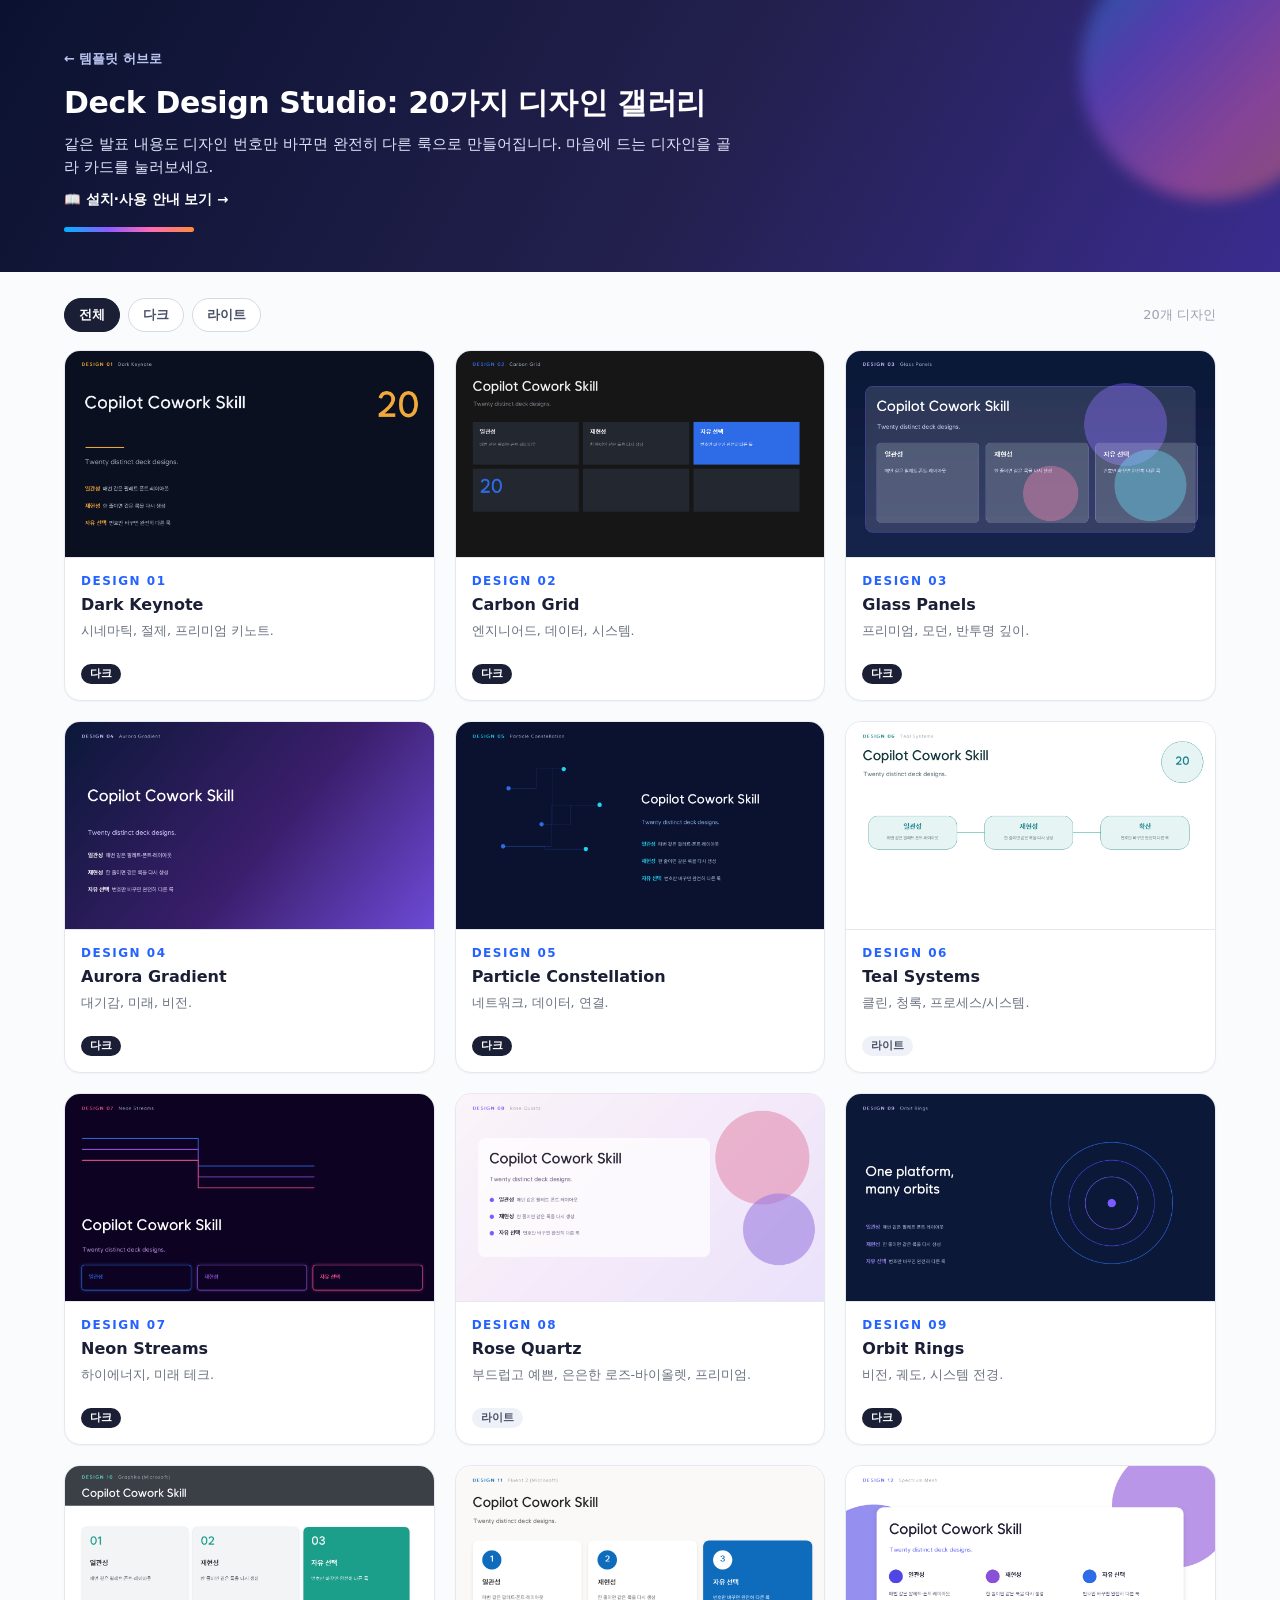
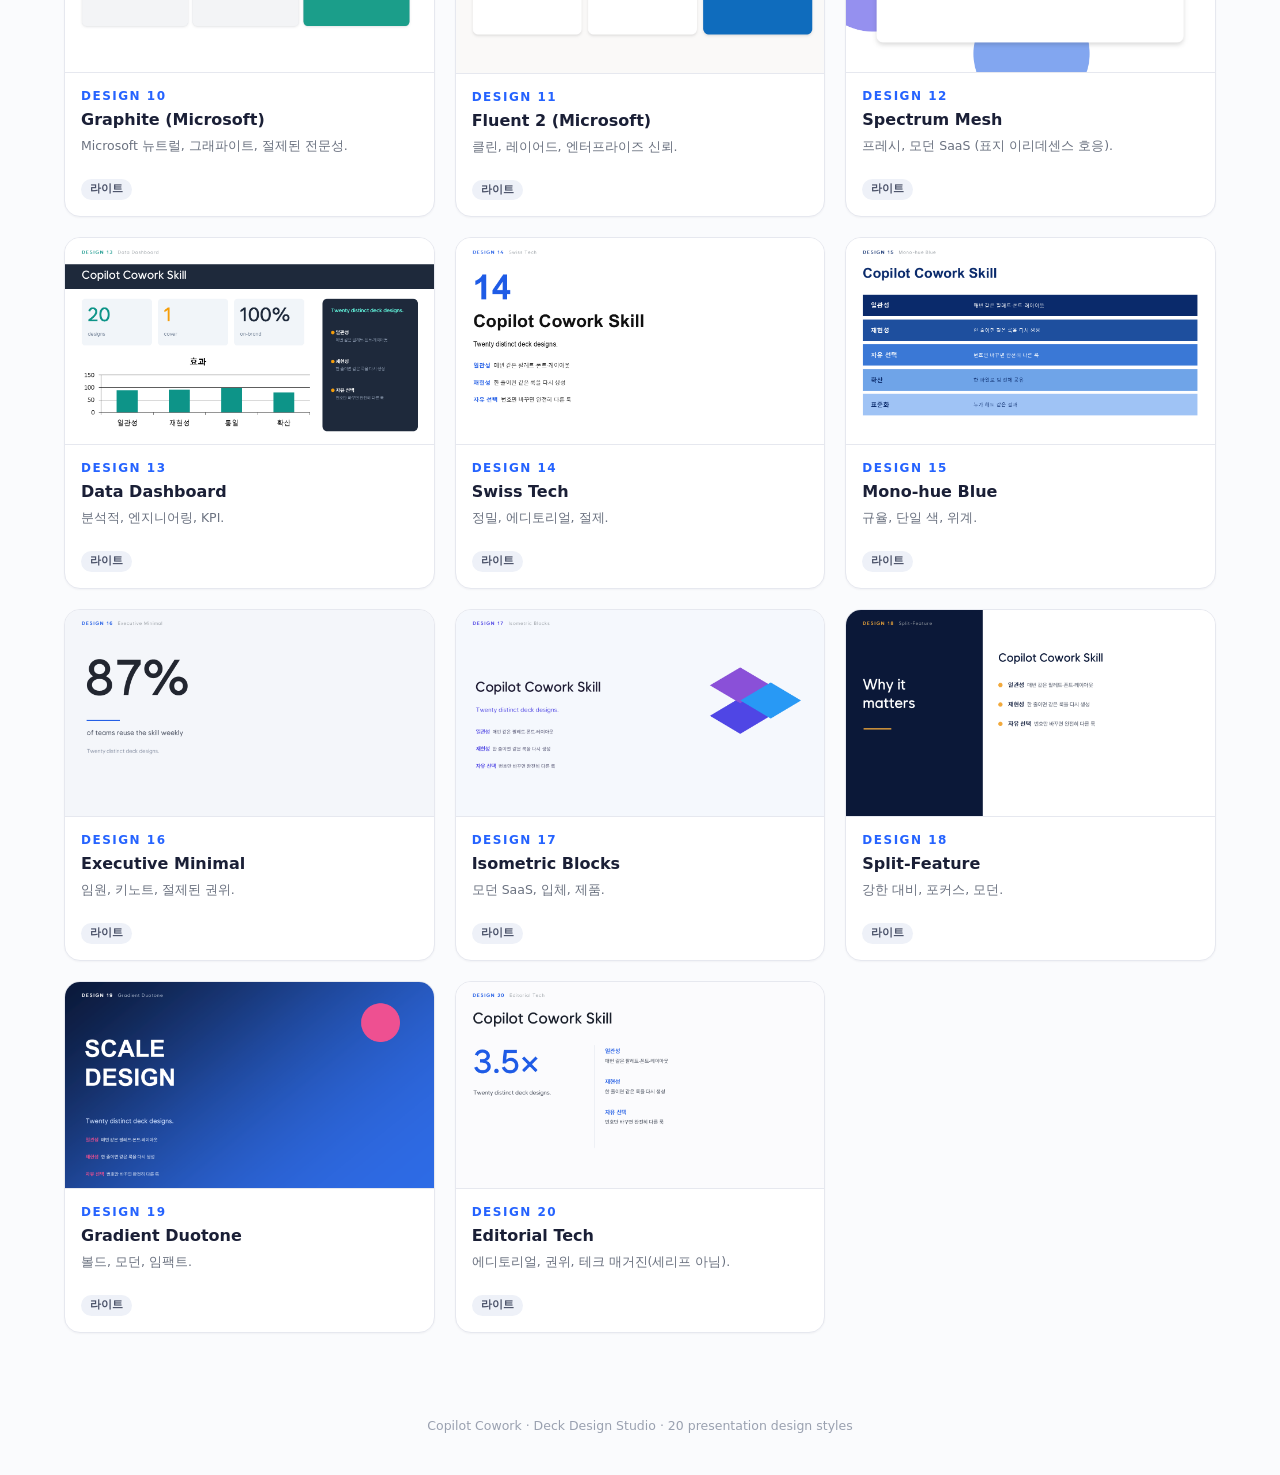
<file: templates/skill_deck-design-studio/gallery.html>
<!DOCTYPE html>
<html lang="ko">
<head>
<meta charset="UTF-8">
<meta name="viewport" content="width=device-width, initial-scale=1">
<title>Deck Design Studio: 20가지 디자인 갤러리</title>
<style>
  :root{
    --bg:#fafbfd; --bg-soft:#f3f4fb; --surface:#fff; --surface-2:#f7f8fc;
    --border:#e6e8ef; --border-strong:#d7dae3; --text:#1a1f36; --text-soft:#4a5168;
    --text-dim:#6b7280; --muted:#9aa1b0; --blue:#2563ff; --blue-2:#00b3ff; --purple:#8b5cff;
    --radius:16px; --shadow:0 8px 30px rgba(26,31,54,.08);
  }
  *{margin:0;padding:0;box-sizing:border-box}
  body{font-family:'Malgun Gothic','Segoe UI',system-ui,Arial,sans-serif;background:var(--bg);color:var(--text);line-height:1.5}
  a{color:inherit;text-decoration:none}
  .wrap{max-width:1200px;margin:0 auto;padding:0 24px}

  header.hero{background:linear-gradient(120deg,#0b1230,#23204e 55%,#3a2c8f);color:#fff;padding:46px 0 40px;position:relative;overflow:hidden}
  header.hero::after{content:"";position:absolute;right:-60px;top:-60px;width:260px;height:260px;border-radius:50%;
    background:linear-gradient(135deg,#00b3ff,#8b5cff,#ff6bb5,#ff8a3d);opacity:.4;filter:blur(8px)}
  .back{font-size:13px;color:#bcc6f0;font-weight:600}
  .hero h1{font-size:30px;font-weight:800;margin:10px 0 8px;letter-spacing:-.4px}
  .hero p{color:#dfe4fa;font-size:15px;max-width:680px}
  .ribbon{height:5px;width:130px;border-radius:3px;margin-top:16px;background:linear-gradient(90deg,#00b3ff,#8b5cff,#ff6bb5,#ff8a3d)}

  .toolbar{display:flex;gap:8px;flex-wrap:wrap;align-items:center;margin:26px 0 18px}
  .chip{border:1px solid var(--border-strong);background:var(--surface);color:var(--text-soft);
    padding:7px 14px;border-radius:999px;font-size:13px;font-weight:600;cursor:pointer;transition:.15s}
  .chip.active{background:var(--text);color:#fff;border-color:var(--text)}
  .count{margin-left:auto;color:var(--muted);font-size:13px}

  .grid{display:grid;grid-template-columns:repeat(auto-fill,minmax(280px,1fr));gap:20px;padding-bottom:60px}
  .card{background:var(--surface);border:1px solid var(--border);border-radius:var(--radius);overflow:hidden;
    cursor:pointer;transition:.18s;box-shadow:0 1px 2px rgba(26,31,54,.04)}
  .card:hover{transform:translateY(-4px);box-shadow:var(--shadow);border-color:var(--border-strong)}
  .thumb{width:100%;aspect-ratio:16/9;object-fit:cover;display:block;background:var(--surface-2);border-bottom:1px solid var(--border)}
  .cbody{padding:14px 16px 16px}
  .cnum{font-size:12px;font-weight:800;letter-spacing:1.5px;color:var(--blue)}
  .cname{font-size:16px;font-weight:700;margin:3px 0 5px}
  .cmood{font-size:12.5px;color:var(--text-dim);min-height:34px}
  .fam{display:inline-block;font-size:11px;font-weight:700;padding:2px 9px;border-radius:999px;margin-top:8px}
  .fam.dark{background:#1a1f36;color:#fff}
  .fam.light{background:#eef1f8;color:#4a5168}

  /* modal */
  .overlay{position:fixed;inset:0;background:rgba(12,16,32,.6);display:none;align-items:center;justify-content:center;padding:24px;z-index:50}
  .overlay.open{display:flex}
  .modal{background:var(--surface);border-radius:18px;max-width:920px;width:100%;max-height:90vh;overflow:auto;box-shadow:0 30px 80px rgba(0,0,0,.35)}
  .modal img{width:100%;display:block;border-bottom:1px solid var(--border)}
  .mbody{padding:22px 26px 26px}
  .mtop{display:flex;align-items:center;gap:10px;flex-wrap:wrap}
  .mtop h2{font-size:22px;font-weight:800}
  .mmood{color:var(--text-soft);margin:8px 0 16px}
  .prompt{background:var(--surface-2);border:1px solid var(--border);border-left:4px solid var(--blue);
    border-radius:10px;padding:12px 16px;font-weight:600;color:var(--text);margin:10px 0}
  .actions{display:flex;gap:10px;flex-wrap:wrap;margin-top:14px}
  .btn{padding:9px 16px;border-radius:10px;font-size:13px;font-weight:700;border:1px solid var(--border-strong);background:var(--surface);color:var(--text)}
  .btn.primary{background:var(--blue);color:#fff;border-color:var(--blue)}
  .close{position:sticky;top:0;float:right;margin:10px;background:rgba(0,0,0,.45);color:#fff;border:none;
    width:34px;height:34px;border-radius:50%;font-size:18px;cursor:pointer;z-index:2}
  footer{color:var(--muted);font-size:12.5px;text-align:center;padding:24px 0 40px}
  @media(max-width:640px){.hero h1{font-size:24px}}
</style>
</head>
<body>
  <header class="hero">
    <div class="wrap">
      <a class="back" href="../../index.html?filter=skill">← 템플릿 허브로</a>
      <h1>Deck Design Studio: 20가지 디자인 갤러리</h1>
      <p>같은 발표 내용도 디자인 번호만 바꾸면 완전히 다른 룩으로 만들어집니다. 마음에 드는 디자인을 골라 카드를 눌러보세요.</p>
      <p style="margin-top:10px"><a href="guide.html" style="color:#fff;font-weight:700;font-size:13.5px">📖 설치·사용 안내 보기 →</a></p>
      <div class="ribbon"></div>
    </div>
  </header>

  <div class="wrap">
    <div class="toolbar">
      <button class="chip active" data-fam="all">전체</button>
      <button class="chip" data-fam="다크">다크</button>
      <button class="chip" data-fam="라이트">라이트</button>
      <span class="count" id="count"></span>
    </div>
    <div class="grid" id="grid"></div>
  </div>

  <footer>Copilot Cowork · Deck Design Studio · 20 presentation design styles</footer>

  <div class="overlay" id="overlay">
    <div class="modal" id="modal">
      <button class="close" id="close">×</button>
      <img id="mimg" alt="">
      <div class="mbody">
        <div class="mtop"><h2 id="mname"></h2><span id="mfam" class="fam"></span></div>
        <p class="mmood" id="mmood"></p>
        <div class="prompt" id="mprompt"></div>
        <div class="actions">
          <a class="btn primary" id="mmd" target="_blank" rel="noopener">디자인 정의 보기 (SKILL.md)</a>
          <a class="btn" href="deck-design-studio.zip">전체 스킬 패키지 (ZIP)</a>
        </div>
      </div>
    </div>
  </div>

<script>
  let DATA=[], filter="all";
  const grid=document.getElementById("grid"), countEl=document.getElementById("count");
  const overlay=document.getElementById("overlay");

  function render(){
    const items=DATA.filter(d=>filter==="all"||d.family===filter);
    countEl.textContent=items.length+"개 디자인";
    grid.innerHTML=items.map(d=>`
      <article class="card" data-num="${d.num}">
        <img class="thumb" loading="lazy" src="${d.img}" alt="${d.name} 샘플">
        <div class="cbody">
          <div class="cnum">DESIGN ${d.num}</div>
          <div class="cname">${d.name}</div>
          <div class="cmood">${d.mood}</div>
          <span class="fam ${d.family==='다크'?'dark':'light'}">${d.family}</span>
        </div>
      </article>`).join("");
    grid.querySelectorAll(".card").forEach(c=>c.addEventListener("click",()=>openModal(c.dataset.num)));
  }
  function openModal(num){
    const d=DATA.find(x=>x.num===num); if(!d)return;
    document.getElementById("mimg").src=d.img;
    document.getElementById("mname").textContent=`${d.num}. ${d.name}`;
    const fam=document.getElementById("mfam"); fam.textContent=d.family; fam.className="fam "+(d.family==='다크'?'dark':'light');
    document.getElementById("mmood").textContent=d.mood;
    document.getElementById("mprompt").textContent=`"design ${d.num}으로 발표 덱 만들어줘. 제목은 OOO, 발표자는 OOO."`;
    document.getElementById("mmd").href=d.md;
    overlay.classList.add("open");
  }
  function closeModal(){overlay.classList.remove("open")}
  document.getElementById("close").addEventListener("click",closeModal);
  overlay.addEventListener("click",e=>{if(e.target===overlay)closeModal()});
  document.addEventListener("keydown",e=>{if(e.key==="Escape")closeModal()});
  document.querySelectorAll(".chip").forEach(ch=>ch.addEventListener("click",()=>{
    document.querySelectorAll(".chip").forEach(c=>c.classList.remove("active"));
    ch.classList.add("active"); filter=ch.dataset.fam; render();
  }));

  fetch("gallery-data.json",{cache:"no-cache"}).then(r=>r.json()).then(j=>{DATA=j.items;render();})
    .catch(()=>{grid.innerHTML='<p style="color:#9aa1b0">갤러리 데이터를 불러오지 못했습니다.</p>'});
</script>
</body>
</html>
</file>
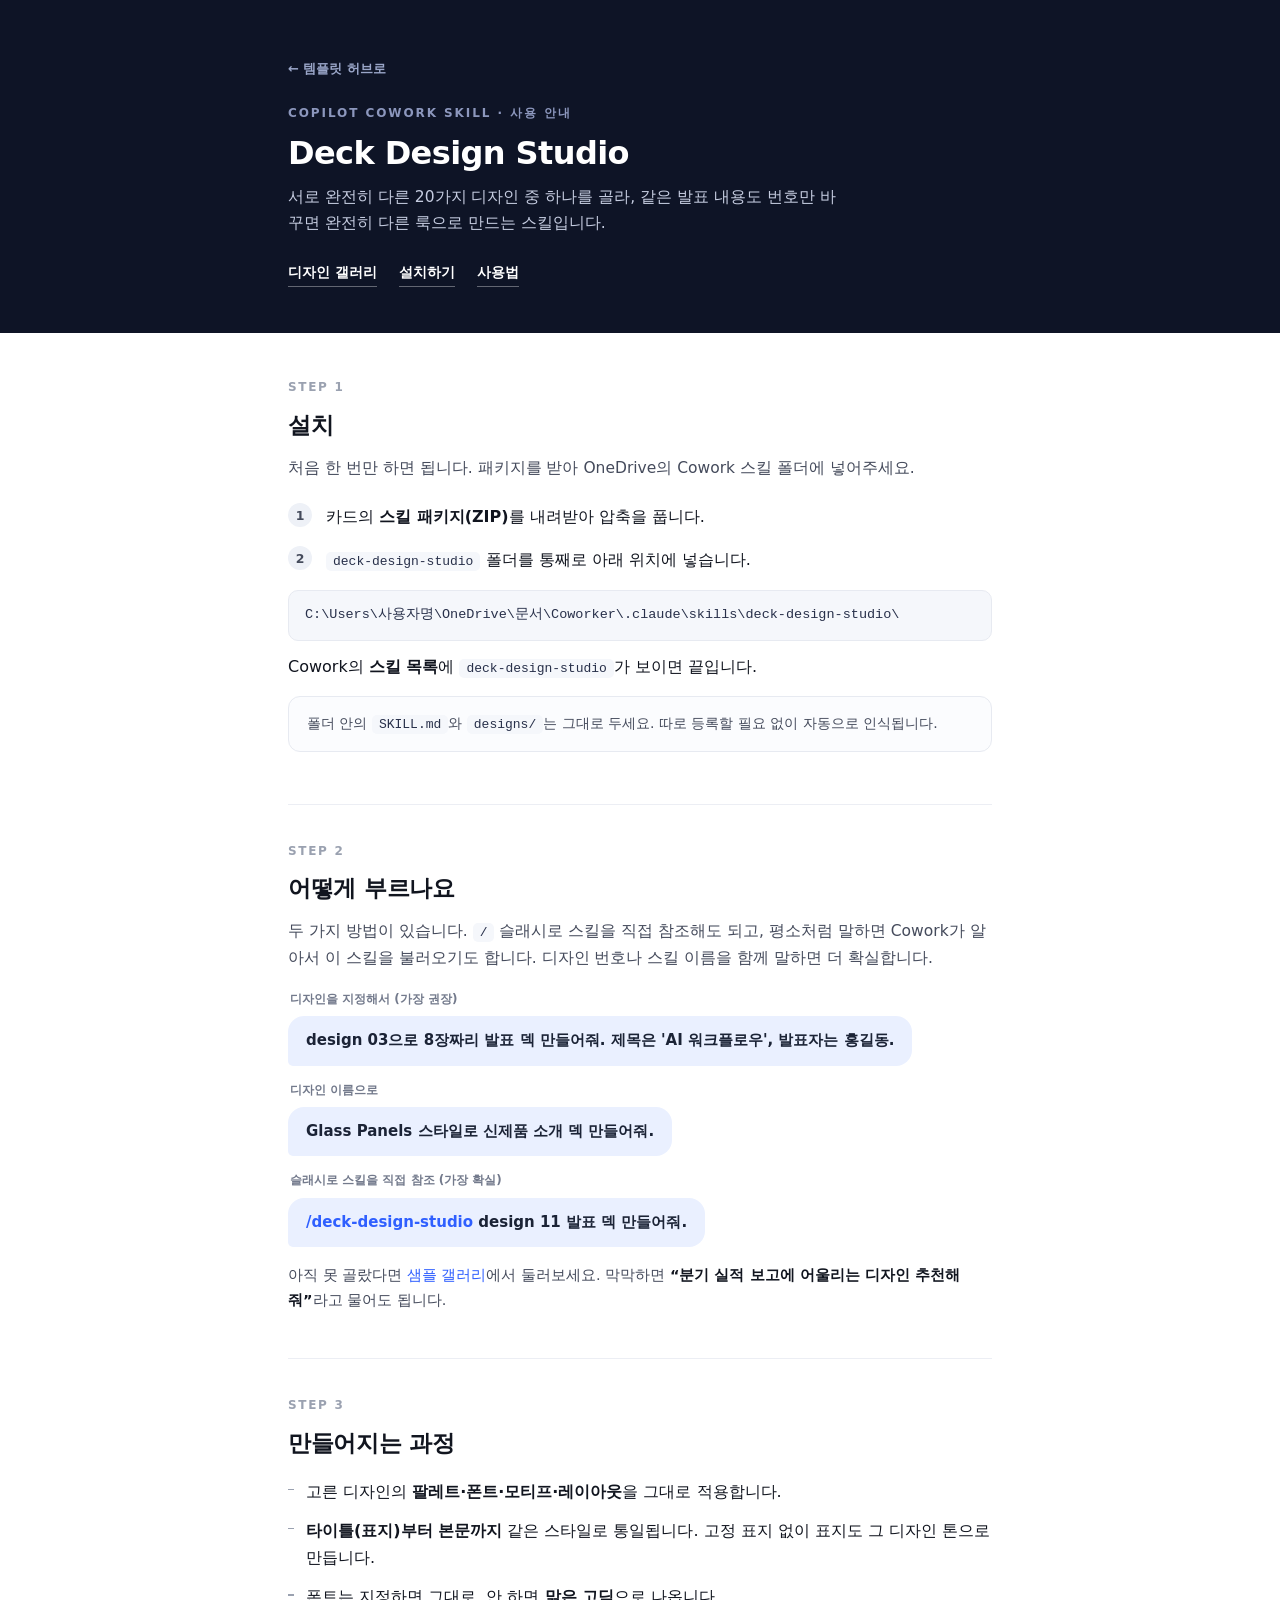
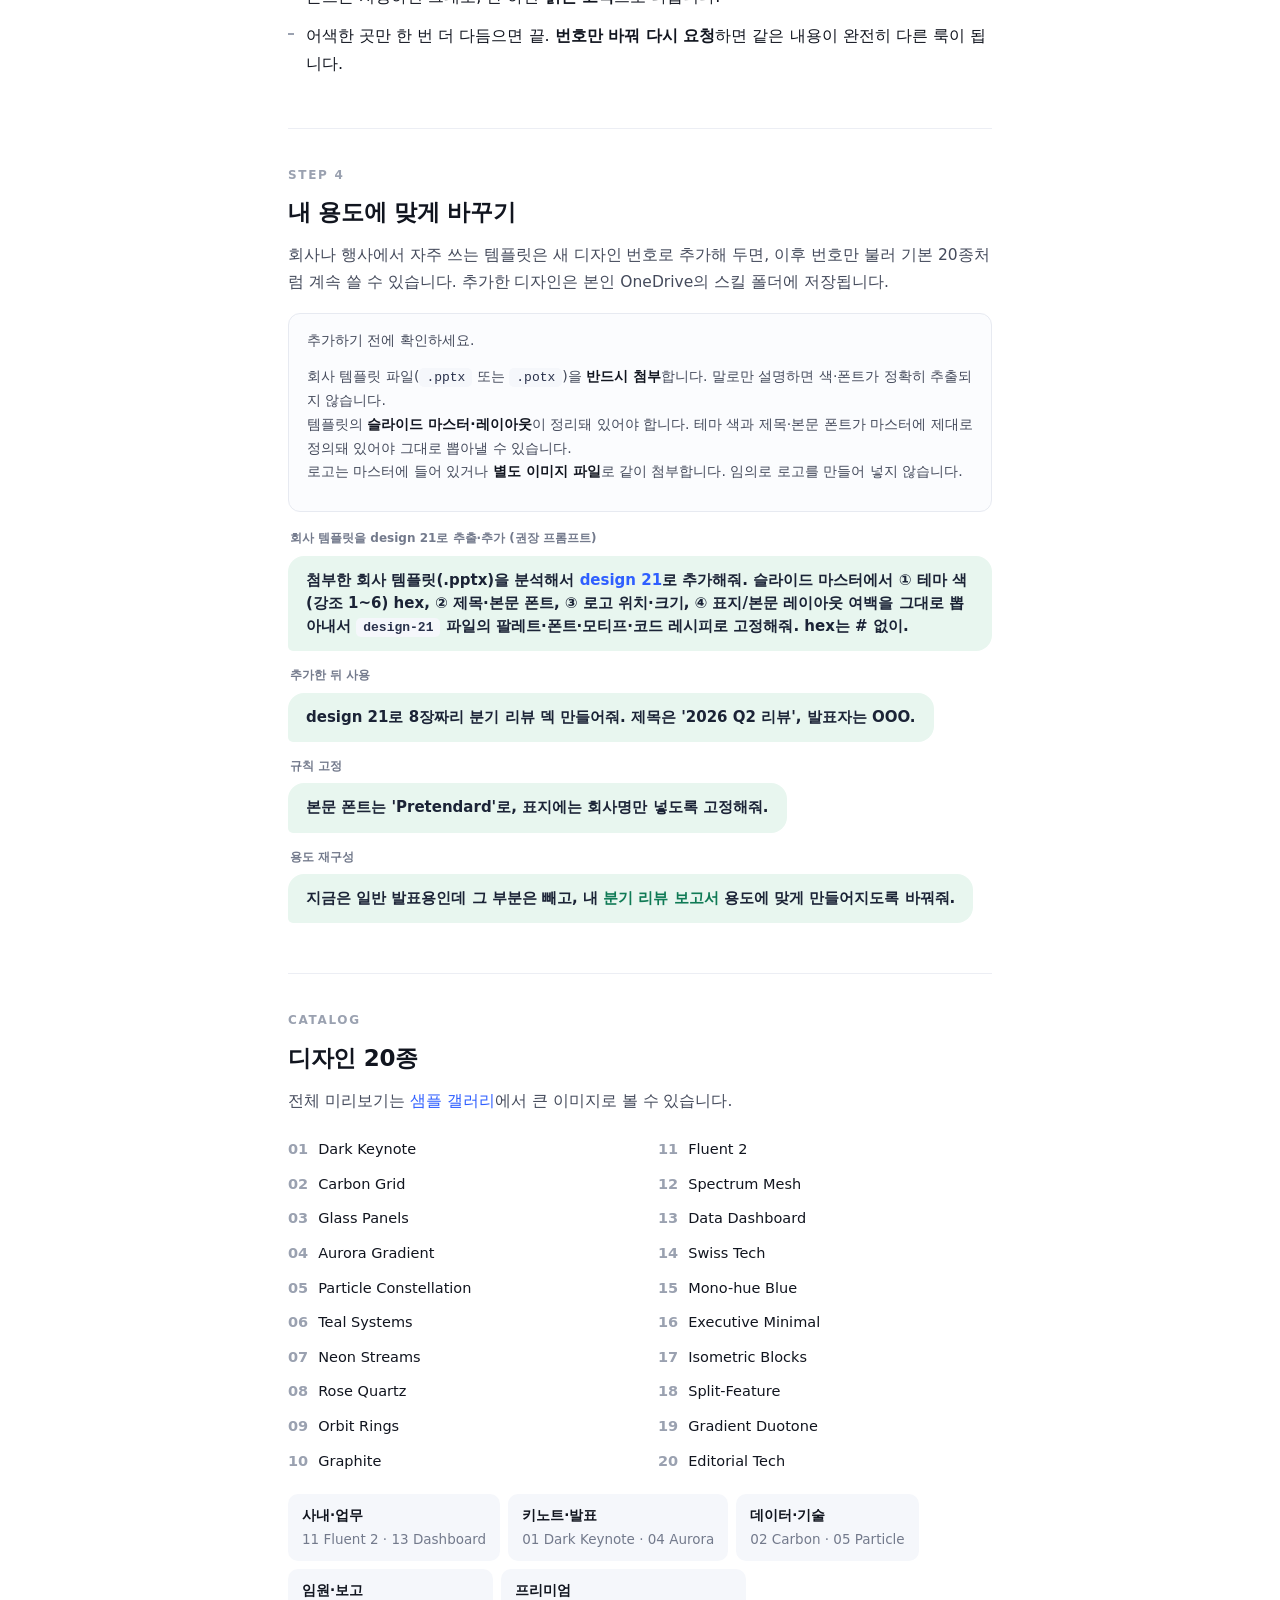
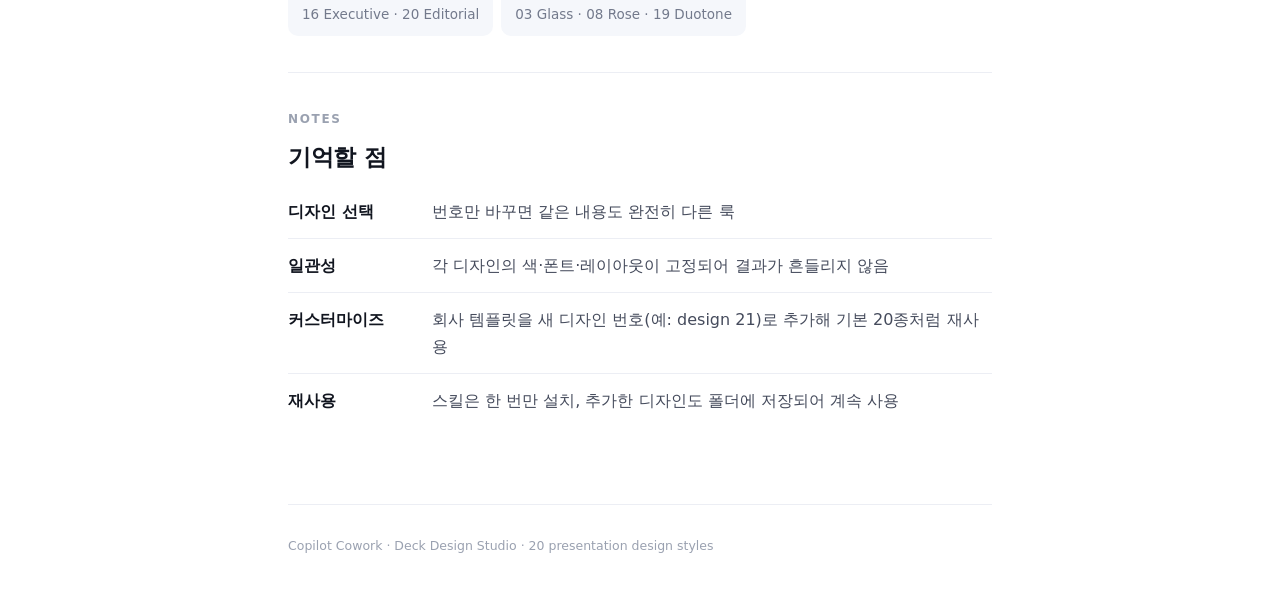
<file: templates/skill_deck-design-studio/guide.html>
<!DOCTYPE html>
<html lang="ko">
<head>
<meta charset="UTF-8">
<meta name="viewport" content="width=device-width, initial-scale=1">
<title>Deck Design Studio: 사용 안내</title>
<style>
  :root{
    --bg:#ffffff; --paper:#fbfcfe; --surface:#f5f7fb; --surface-2:#eef1f7;
    --border:#e7eaf1; --line:#eceef4; --text:#11151f; --text-soft:#454b5c; --text-dim:#737a8c;
    --muted:#9aa1b0; --ink:#0e1426; --blue:#2f5fff; --blue-soft:#eaf0ff; --green:#0f7a55; --green-soft:#e8f6ef;
  }
  *{margin:0;padding:0;box-sizing:border-box}
  html{scroll-behavior:smooth}
  body{font-family:'Malgun Gothic','Segoe UI',system-ui,Arial,sans-serif;background:var(--bg);color:var(--text);
    line-height:1.7;-webkit-font-smoothing:antialiased}
  a{color:var(--blue);text-decoration:none}
  a:hover{text-decoration:underline}
  .wrap{max-width:760px;margin:0 auto;padding:0 28px}

  header.top{background:var(--ink);color:#fff;padding:54px 0 46px}
  .top .back{font-size:13px;color:#9aa6c8;font-weight:600}
  .top .eyebrow{font-size:12px;font-weight:700;letter-spacing:.16em;text-transform:uppercase;color:#8c97bd;margin:22px 0 10px}
  .top h1{font-size:32px;font-weight:800;letter-spacing:-.6px;line-height:1.2}
  .top p{color:#c5cce0;font-size:15.5px;max-width:560px;margin-top:12px}
  .top .links{margin-top:24px;display:flex;gap:22px}
  .top .links a{color:#fff;font-weight:600;font-size:14px;border-bottom:1px solid rgba(255,255,255,.35);padding-bottom:2px}
  .top .links a:hover{text-decoration:none;border-color:#fff}

  main{padding:8px 0 40px}
  section{padding:36px 0;border-bottom:1px solid var(--line)}
  section:last-child{border-bottom:none}
  .eyebrow2{font-size:12px;font-weight:700;letter-spacing:.14em;text-transform:uppercase;color:var(--muted);margin-bottom:8px}
  h2{font-size:23px;font-weight:800;letter-spacing:-.3px;margin-bottom:4px}
  .lead{color:var(--text-soft);font-size:15.5px;margin-bottom:18px}
  p{margin:10px 0;color:var(--text)}
  ol,ul{margin:12px 0;padding-left:0;list-style:none;counter-reset:step}
  ol li{position:relative;padding:4px 0 4px 38px;margin:8px 0}
  ol li::before{counter-increment:step;content:counter(step);position:absolute;left:0;top:4px;
    width:24px;height:24px;border-radius:50%;background:var(--surface-2);color:var(--text-soft);
    font-size:12.5px;font-weight:700;display:flex;align-items:center;justify-content:center}
  ul.dash li{position:relative;padding:3px 0 3px 18px;margin:6px 0}
  ul.dash li::before{content:"";position:absolute;left:0;top:14px;width:6px;height:1.5px;background:var(--muted)}
  code{background:var(--surface);border-radius:5px;padding:2px 7px;font-size:13px;
    font-family:'Cascadia Code',Consolas,monospace;color:#28304a}
  .path{background:var(--surface);border:1px solid var(--border);border-radius:10px;padding:13px 16px;margin:12px 0;
    font-family:'Cascadia Code',Consolas,monospace;font-size:13.5px;color:#28304a}

  .ex{margin:14px 0}
  .ex .who{font-size:12px;font-weight:700;color:var(--text-dim);margin:0 0 7px 2px}
  .bubble{display:inline-block;max-width:100%;background:var(--blue-soft);color:#1b2336;
    padding:13px 18px;border-radius:16px 16px 16px 5px;font-size:15px;font-weight:600;line-height:1.55}
  .ex.custom .bubble{background:var(--green-soft)}
  .bubble em{font-style:normal;color:var(--green);font-weight:700}
  .bubble b{color:var(--blue);font-weight:700}

  .hint{color:var(--text-soft);font-size:14.5px;margin-top:16px}
  .hint strong{color:var(--text)}

  .recos{display:flex;flex-wrap:wrap;gap:8px;margin-top:16px}
  .reco{background:var(--surface);border-radius:10px;padding:10px 14px;font-size:13.5px}
  .reco b{display:block;color:var(--text);font-weight:700;margin-bottom:1px}
  .reco span{color:var(--text-dim)}

  .designs{columns:2;column-gap:36px;margin-top:14px;font-size:14.5px}
  .designs div{break-inside:avoid;padding:5px 0;color:var(--text);display:flex;gap:10px}
  .designs .no{color:var(--muted);font-variant-numeric:tabular-nums;font-weight:600;min-width:20px}

  .facts{margin-top:8px}
  .facts div{padding:13px 0;border-top:1px solid var(--line);display:flex;gap:16px}
  .facts div:first-child{border-top:none}
  .facts .k{font-weight:700;min-width:128px;color:var(--text)}
  .facts .v{color:var(--text-soft)}

  .callout{background:var(--paper);border:1px solid var(--border);border-radius:12px;padding:15px 18px;margin:16px 0;
    font-size:14px;color:var(--text-soft)}
  .callout b{color:var(--text)}

  footer{color:var(--muted);font-size:12.5px;padding:30px 0 50px;border-top:1px solid var(--line)}
  @media(max-width:620px){
    .top h1{font-size:26px}.designs{columns:1}.facts div{flex-direction:column;gap:2px}
    .facts .k{min-width:auto}
  }
</style>
</head>
<body>
  <header class="top">
    <div class="wrap">
      <a class="back" href="../../index.html?filter=skill">← 템플릿 허브로</a>
      <div class="eyebrow">Copilot Cowork Skill · 사용 안내</div>
      <h1>Deck Design Studio</h1>
      <p>서로 완전히 다른 20가지 디자인 중 하나를 골라, 같은 발표 내용도 번호만 바꾸면 완전히 다른 룩으로 만드는 스킬입니다.</p>
      <div class="links">
        <a href="gallery.html">디자인 갤러리</a>
        <a href="#install">설치하기</a>
        <a href="#use">사용법</a>
      </div>
    </div>
  </header>

  <main>
  <div class="wrap">

    <section id="install">
      <div class="eyebrow2">Step 1</div>
      <h2>설치</h2>
      <p class="lead">처음 한 번만 하면 됩니다. 패키지를 받아 OneDrive의 Cowork 스킬 폴더에 넣어주세요.</p>
      <ol>
        <li>카드의 <b>스킬 패키지(ZIP)</b>를 내려받아 압축을 풉니다.</li>
        <li><code>deck-design-studio</code> 폴더를 통째로 아래 위치에 넣습니다.</li>
      </ol>
      <div class="path">C:\Users\사용자명\OneDrive\문서\Coworker\.claude\skills\deck-design-studio\</div>
      <p>Cowork의 <b>스킬 목록</b>에 <code>deck-design-studio</code>가 보이면 끝입니다.</p>
      <div class="callout">폴더 안의 <code>SKILL.md</code>와 <code>designs/</code>는 그대로 두세요. 따로 등록할 필요 없이 자동으로 인식됩니다.</div>
    </section>

    <section id="use">
      <div class="eyebrow2">Step 2</div>
      <h2>어떻게 부르나요</h2>
      <p class="lead">두 가지 방법이 있습니다. <code>/</code> 슬래시로 스킬을 직접 참조해도 되고, 평소처럼 말하면 Cowork가 알아서 이 스킬을 불러오기도 합니다. 디자인 번호나 스킬 이름을 함께 말하면 더 확실합니다.</p>

      <div class="ex">
        <div class="who">디자인을 지정해서 (가장 권장)</div>
        <span class="bubble">design 03으로 8장짜리 발표 덱 만들어줘. 제목은 'AI 워크플로우', 발표자는 홍길동.</span>
      </div>
      <div class="ex">
        <div class="who">디자인 이름으로</div>
        <span class="bubble">Glass Panels 스타일로 신제품 소개 덱 만들어줘.</span>
      </div>
      <div class="ex">
        <div class="who">슬래시로 스킬을 직접 참조 (가장 확실)</div>
        <span class="bubble"><b>/deck-design-studio</b> design 11 발표 덱 만들어줘.</span>
      </div>

      <p class="hint">아직 못 골랐다면 <a href="gallery.html">샘플 갤러리</a>에서 둘러보세요. 막막하면 <strong>“분기 실적 보고에 어울리는 디자인 추천해줘”</strong>라고 물어도 됩니다.</p>
    </section>

    <section>
      <div class="eyebrow2">Step 3</div>
      <h2>만들어지는 과정</h2>
      <ul class="dash">
        <li>고른 디자인의 <b>팔레트·폰트·모티프·레이아웃</b>을 그대로 적용합니다.</li>
        <li><b>타이틀(표지)부터 본문까지</b> 같은 스타일로 통일됩니다. 고정 표지 없이 표지도 그 디자인 톤으로 만듭니다.</li>
        <li>폰트는 지정하면 그대로, 안 하면 <b>맑은 고딕</b>으로 나옵니다.</li>
        <li>어색한 곳만 한 번 더 다듬으면 끝. <b>번호만 바꿔 다시 요청</b>하면 같은 내용이 완전히 다른 룩이 됩니다.</li>
      </ul>
    </section>

    <section>
      <div class="eyebrow2">Step 4</div>
      <h2>내 용도에 맞게 바꾸기</h2>
      <p class="lead">회사나 행사에서 자주 쓰는 템플릿은 새 디자인 번호로 추가해 두면, 이후 번호만 불러 기본 20종처럼 계속 쓸 수 있습니다. 추가한 디자인은 본인 OneDrive의 스킬 폴더에 저장됩니다.</p>

      <div class="callout">
        추가하기 전에 확인하세요.
        <ul>
          <li>회사 템플릿 파일(<code>.pptx</code> 또는 <code>.potx</code>)을 <b>반드시 첨부</b>합니다. 말로만 설명하면 색·폰트가 정확히 추출되지 않습니다.</li>
          <li>템플릿의 <b>슬라이드 마스터·레이아웃</b>이 정리돼 있어야 합니다. 테마 색과 제목·본문 폰트가 마스터에 제대로 정의돼 있어야 그대로 뽑아낼 수 있습니다.</li>
          <li>로고는 마스터에 들어 있거나 <b>별도 이미지 파일</b>로 같이 첨부합니다. 임의로 로고를 만들어 넣지 않습니다.</li>
        </ul>
      </div>

      <div class="ex custom">
        <div class="who">회사 템플릿을 design 21로 추출·추가 (권장 프롬프트)</div>
        <span class="bubble">첨부한 회사 템플릿(.pptx)을 분석해서 <b>design 21</b>로 추가해줘. 슬라이드 마스터에서 ① 테마 색(강조 1~6) hex, ② 제목·본문 폰트, ③ 로고 위치·크기, ④ 표지/본문 레이아웃 여백을 그대로 뽑아내서 <code>design-21</code> 파일의 팔레트·폰트·모티프·코드 레시피로 고정해줘. hex는 # 없이.</span>
      </div>
      <div class="ex custom">
        <div class="who">추가한 뒤 사용</div>
        <span class="bubble">design 21로 8장짜리 분기 리뷰 덱 만들어줘. 제목은 '2026 Q2 리뷰', 발표자는 OOO.</span>
      </div>
      <div class="ex custom">
        <div class="who">규칙 고정</div>
        <span class="bubble">본문 폰트는 'Pretendard'로, 표지에는 회사명만 넣도록 고정해줘.</span>
      </div>
      <div class="ex custom">
        <div class="who">용도 재구성</div>
        <span class="bubble">지금은 일반 발표용인데 그 부분은 빼고, 내 <em>분기 리뷰 보고서</em> 용도에 맞게 만들어지도록 바꿔줘.</span>
      </div>
    </section>

    <section>
      <div class="eyebrow2">Catalog</div>
      <h2>디자인 20종</h2>
      <p class="lead">전체 미리보기는 <a href="gallery.html">샘플 갤러리</a>에서 큰 이미지로 볼 수 있습니다.</p>
      <div class="designs">
        <div><span class="no">01</span> Dark Keynote</div>
        <div><span class="no">02</span> Carbon Grid</div>
        <div><span class="no">03</span> Glass Panels</div>
        <div><span class="no">04</span> Aurora Gradient</div>
        <div><span class="no">05</span> Particle Constellation</div>
        <div><span class="no">06</span> Teal Systems</div>
        <div><span class="no">07</span> Neon Streams</div>
        <div><span class="no">08</span> Rose Quartz</div>
        <div><span class="no">09</span> Orbit Rings</div>
        <div><span class="no">10</span> Graphite</div>
        <div><span class="no">11</span> Fluent 2</div>
        <div><span class="no">12</span> Spectrum Mesh</div>
        <div><span class="no">13</span> Data Dashboard</div>
        <div><span class="no">14</span> Swiss Tech</div>
        <div><span class="no">15</span> Mono-hue Blue</div>
        <div><span class="no">16</span> Executive Minimal</div>
        <div><span class="no">17</span> Isometric Blocks</div>
        <div><span class="no">18</span> Split-Feature</div>
        <div><span class="no">19</span> Gradient Duotone</div>
        <div><span class="no">20</span> Editorial Tech</div>
      </div>
      <div class="recos">
        <div class="reco"><b>사내·업무</b><span>11 Fluent 2 · 13 Dashboard</span></div>
        <div class="reco"><b>키노트·발표</b><span>01 Dark Keynote · 04 Aurora</span></div>
        <div class="reco"><b>데이터·기술</b><span>02 Carbon · 05 Particle</span></div>
        <div class="reco"><b>임원·보고</b><span>16 Executive · 20 Editorial</span></div>
        <div class="reco"><b>프리미엄</b><span>03 Glass · 08 Rose · 19 Duotone</span></div>
      </div>
    </section>

    <section>
      <div class="eyebrow2">Notes</div>
      <h2>기억할 점</h2>
      <div class="facts">
        <div><span class="k">디자인 선택</span><span class="v">번호만 바꾸면 같은 내용도 완전히 다른 룩</span></div>
        <div><span class="k">일관성</span><span class="v">각 디자인의 색·폰트·레이아웃이 고정되어 결과가 흔들리지 않음</span></div>
        <div><span class="k">커스터마이즈</span><span class="v">회사 템플릿을 새 디자인 번호(예: design 21)로 추가해 기본 20종처럼 재사용</span></div>
        <div><span class="k">재사용</span><span class="v">스킬은 한 번만 설치, 추가한 디자인도 폴더에 저장되어 계속 사용</span></div>
      </div>
    </section>

  </div>
  </main>

  <div class="wrap">
    <footer>Copilot Cowork · Deck Design Studio · 20 presentation design styles</footer>
  </div>
</body>
</html>
</file>
<file: styles.css>
/* =========================================================
   M365 Agent Templates — landing page styles
   Light, soft-pastel design matching the design mockup
   ========================================================= */

:root {
  /* Surfaces */
  --bg: #fafbfd;
  --bg-soft: #f3f4fb;
  --surface: #ffffff;
  --surface-2: #f7f8fc;
  --border: #e6e8ef;
  --border-strong: #d7dae3;

  /* Text */
  --text: #1a1f36;
  --text-soft: #4a5168;
  --text-dim: #6b7280;
  --muted: #9aa1b0;

  /* Brand */
  --blue: #2563ff;
  --blue-2: #00b3ff;
  --purple: #8b5cff;
  --pink: #ff6bb5;
  --pink-2: #ff8a3d;

  /* Tag colors */
  --tag-declarative-bg: #eaf1ff;
  --tag-declarative-fg: #1e5bff;
  --tag-prompt-bg: #fff1e8;
  --tag-prompt-fg: #e7682b;
  --tag-skill-bg: #eaf6ff;
  --tag-skill-fg: #1c8fff;
  --tag-course-bg: #fff3df;
  --tag-course-fg: #b86c00;
  --tag-handson-bg: #f3eaff;
  --tag-handson-fg: #7c3aed;
  --tag-plugin-bg: #ece9ff;
  --tag-plugin-fg: #5b53c7;

  /* Pastel card backgrounds */
  --card-pink: #ffe6ec;
  --card-yellow: #fff4d6;
  --card-blue: #e8effd;

  --radius-sm: 10px;
  --radius: 18px;
  --radius-lg: 28px;
  --radius-pill: 999px;

  --shadow-xs: 0 1px 2px rgba(20, 27, 64, 0.04);
  --shadow-sm: 0 4px 14px rgba(20, 27, 64, 0.05);
  --shadow: 0 12px 32px rgba(20, 27, 64, 0.07);
  --shadow-lg: 0 28px 70px rgba(20, 27, 64, 0.10);

  --maxw: 1200px;

  --font-sans: "Pretendard", -apple-system, BlinkMacSystemFont, "Apple SD Gothic Neo",
    "Noto Sans KR", "Malgun Gothic", system-ui, sans-serif;
  --font-mono: "JetBrains Mono", ui-monospace, SFMono-Regular, Menlo, Consolas, monospace;
}

* {
  box-sizing: border-box;
}

html {
  scroll-behavior: smooth;
}

body {
  margin: 0;
  font-family: var(--font-sans);
  font-size: 16px;
  line-height: 1.6;
  color: var(--text);
  background: var(--bg);
  -webkit-font-smoothing: antialiased;
  -moz-osx-font-smoothing: grayscale;
}

a {
  color: inherit;
  text-decoration: none;
  transition: color 0.15s ease;
}

img,
svg {
  display: block;
  max-width: 100%;
}

.container {
  width: 100%;
  max-width: var(--maxw);
  margin: 0 auto;
  padding: 0 28px;
}

.skip-link {
  position: absolute;
  left: -9999px;
  top: 0;
  background: var(--blue);
  color: #fff;
  padding: 10px 14px;
  border-radius: 0 0 8px 0;
  z-index: 1000;
}
.skip-link:focus {
  left: 0;
}

/* ============== Header ============== */
.site-header {
  position: sticky;
  top: 0;
  z-index: 60;
  background: rgba(255, 255, 255, 0.78);
  -webkit-backdrop-filter: saturate(160%) blur(14px);
  backdrop-filter: saturate(160%) blur(14px);
  border-bottom: 1px solid rgba(230, 232, 239, 0.7);
}
.nav {
  display: flex;
  align-items: center;
  justify-content: space-between;
  height: 68px;
  gap: 16px;
}

.brand {
  display: inline-flex;
  align-items: center;
  gap: 12px;
}
.brand-logo {
  width: 28px;
  height: 28px;
  display: grid;
  grid-template-columns: 1fr 1fr;
  grid-template-rows: 1fr 1fr;
  gap: 2px;
  flex-shrink: 0;
}
.brand-logo span {
  display: block;
  border-radius: 1px;
}
.brand-logo span:nth-child(1) { background: #f25022; }
.brand-logo span:nth-child(2) { background: #7fba00; }
.brand-logo span:nth-child(3) { background: #00a4ef; }
.brand-logo span:nth-child(4) { background: #ffb900; }

.brand-text {
  font-size: 17px;
  font-weight: 600;
  color: var(--text);
  letter-spacing: -0.01em;
}
.brand-text em {
  font-style: normal;
  color: var(--blue);
  font-weight: 700;
}

.primary-nav {
  display: flex;
  align-items: center;
  gap: 36px;
}
.primary-nav a {
  color: var(--text-soft);
  font-weight: 500;
  font-size: 15px;
}
.primary-nav a:hover {
  color: var(--text);
}

.nav-toggle {
  display: none;
  width: 42px;
  height: 42px;
  background: transparent;
  border: 1px solid var(--border);
  border-radius: 10px;
  cursor: pointer;
  padding: 0;
  flex-direction: column;
  gap: 4px;
  align-items: center;
  justify-content: center;
}
.nav-toggle span {
  display: block;
  width: 18px;
  height: 2px;
  background: var(--text);
  border-radius: 2px;
}

/* ============== Hero ============== */
.hero {
  position: relative;
  padding: 24px 0 32px;
  background:
    radial-gradient(900px 480px at 75% 0%, rgba(139, 92, 255, 0.10), transparent 60%),
    radial-gradient(700px 360px at 5% 30%, rgba(37, 99, 255, 0.08), transparent 60%),
    linear-gradient(180deg, #f6f7fc 0%, #fafbfd 100%);
}

.hero-grid {
  display: grid;
  grid-template-columns: 1.05fr 0.95fr;
  gap: 32px;
  align-items: center;
}

.eyebrow {
  display: inline-flex;
  align-items: center;
  background: #e9ecfb;
  color: #3a4dbb;
  padding: 8px 16px;
  border-radius: var(--radius-pill);
  font-size: 13px;
  font-weight: 600;
  letter-spacing: -0.005em;
  margin-bottom: 24px;
}

.hero h1 {
  font-size: clamp(34px, 5.2vw, 60px);
  line-height: 1.12;
  letter-spacing: -0.03em;
  margin: 0 0 18px;
  font-weight: 800;
  color: var(--text);
}

.gradient-text {
  background: linear-gradient(90deg, #2b7fff 0%, #00b3ff 100%);
  -webkit-background-clip: text;
  background-clip: text;
  color: transparent;
}

.hero .lead {
  font-size: 17px;
  color: var(--text-dim);
  margin: 0 0 28px;
  max-width: 52ch;
}

/* Hero CTA pill */
.cta-pill {
  display: inline-flex;
  align-items: center;
  gap: 6px;
  background: #fff;
  border: 1px solid var(--border);
  border-radius: var(--radius-pill);
  padding: 8px;
  box-shadow: var(--shadow-sm);
}
.cta-pill .pill-item {
  display: inline-flex;
  align-items: center;
  gap: 8px;
  padding: 10px 18px;
  border-radius: var(--radius-pill);
  font-weight: 600;
  font-size: 14.5px;
  color: var(--text-soft);
  transition: background 0.15s ease, color 0.15s ease;
}
.cta-pill .pill-item:hover {
  background: var(--bg-soft);
  color: var(--text);
}
.cta-pill .pill-item .dot {
  width: 6px;
  height: 6px;
  border-radius: 50%;
  background: var(--blue);
  flex-shrink: 0;
}
.cta-pill .pill-item.is-emoji {
  font-size: 16px;
}
.cta-pill .pill-divider {
  width: 6px;
  height: 6px;
  border-radius: 50%;
  background: #d7dae3;
  margin: 0 2px;
  flex-shrink: 0;
}

/* Hero visual */
.hero-visual {
  position: relative;
  display: flex;
  align-items: center;
  justify-content: center;
}
.hero-visual img,
.hero-visual .hero-placeholder {
  width: 100%;
  max-width: 440px;
  height: auto;
  aspect-ratio: 1 / 1;
  object-fit: contain;
  /* trim transparent padding of generated illustration */
  margin: -40px 0;
}
.hero-visual .hero-placeholder { margin: 0; }
.hero-placeholder {
  display: flex;
  align-items: center;
  justify-content: center;
  background:
    radial-gradient(circle at 30% 30%, rgba(139, 92, 255, 0.18), transparent 60%),
    radial-gradient(circle at 70% 70%, rgba(0, 179, 255, 0.18), transparent 60%),
    #f3f4fb;
  border-radius: var(--radius-lg);
  font-size: 96px;
  color: var(--muted);
}

/* ============== Filter / Search Bar ============== */
.filter-bar {
  display: flex;
  align-items: center;
  justify-content: space-between;
  gap: 16px;
  flex-wrap: wrap;
  padding: 8px 0 24px;
}

.filter-tabs {
  display: inline-flex;
  align-items: center;
  gap: 8px;
  flex-wrap: wrap;
}
.filter-tab {
  appearance: none;
  border: 1px solid var(--border);
  background: #fff;
  color: var(--text-soft);
  font-family: inherit;
  font-size: 14.5px;
  font-weight: 600;
  padding: 10px 20px;
  border-radius: var(--radius-pill);
  cursor: pointer;
  transition: background 0.15s ease, color 0.15s ease, border-color 0.15s ease;
}
.filter-tab:hover {
  border-color: var(--border-strong);
  color: var(--text);
}
.filter-tab.is-active {
  background: #14b8d4;
  color: #fff;
  border-color: transparent;
  box-shadow: 0 6px 18px rgba(20, 184, 212, 0.30);
}

.search {
  position: relative;
  flex: 1 1 280px;
  max-width: 360px;
}
.search input {
  width: 100%;
  height: 44px;
  padding: 0 44px 0 18px;
  background: #fff;
  border: 1px solid var(--border);
  border-radius: var(--radius-pill);
  color: var(--text);
  font-family: inherit;
  font-size: 14.5px;
  outline: none;
  transition: border-color 0.15s ease, box-shadow 0.15s ease;
}
.search input::placeholder {
  color: var(--muted);
}
.search input:focus {
  border-color: var(--blue);
  box-shadow: 0 0 0 4px rgba(37, 99, 255, 0.12);
}
.search-icon {
  position: absolute;
  right: 16px;
  top: 50%;
  transform: translateY(-50%);
  color: var(--text-dim);
  pointer-events: none;
}

/* ============== Template Grid ============== */
.templates {
  padding: 4px 0 56px;
}
.template-grid {
  display: grid;
  grid-template-columns: repeat(2, 1fr);
  gap: 22px;
}
.template-grid[aria-busy="true"] {
  grid-template-columns: 1fr;
}
.template-loading {
  grid-column: 1 / -1;
  text-align: center;
  color: var(--text-dim);
  font-size: 14.5px;
  padding: 28px 0;
  margin: 0;
}

.template-card {
  display: grid;
  grid-template-columns: 132px 1fr;
  gap: 22px;
  align-items: start;
  background: var(--surface);
  border: 1px solid var(--border);
  border-radius: var(--radius);
  padding: 24px 26px;
  box-shadow: var(--shadow-xs);
  transition: transform 0.18s ease, box-shadow 0.18s ease, border-color 0.18s ease;
}
.template-card:hover {
  transform: translateY(-3px);
  box-shadow: var(--shadow);
  border-color: var(--border-strong);
}
.template-card[hidden] {
  display: none;
}

.template-icon {
  width: 132px;
  height: 132px;
  display: flex;
  align-items: center;
  justify-content: center;
  background: linear-gradient(180deg, #f6f7fc 0%, #eef0f8 100%);
  border-radius: 20px;
  overflow: hidden;
}
.template-icon img {
  width: 100%;
  height: 100%;
  object-fit: contain;
}
.template-icon.placeholder {
  font-size: 64px;
  color: var(--muted);
}

.template-body {
  min-width: 0;
}
.template-head {
  display: flex;
  align-items: center;
  flex-wrap: wrap;
  gap: 10px;
  margin-bottom: 8px;
}
.template-head h3 {
  margin: 0;
  font-size: 18px;
  font-weight: 700;
  letter-spacing: -0.01em;
  color: var(--text);
}

.tag {
  display: inline-flex;
  align-items: center;
  padding: 4px 10px;
  border-radius: var(--radius-pill);
  font-size: 11px;
  font-weight: 700;
  letter-spacing: 0.04em;
  text-transform: uppercase;
}
.tag[data-tag="agent"]   { background: var(--tag-declarative-bg); color: var(--tag-declarative-fg); }
.tag[data-tag="prompt"]  { background: var(--tag-prompt-bg);      color: var(--tag-prompt-fg); }
.tag[data-tag="skill"]   { background: var(--tag-skill-bg);       color: var(--tag-skill-fg); }
.tag[data-tag="course"]  { background: var(--tag-course-bg);      color: var(--tag-course-fg); }
.tag[data-tag="handson"] { background: var(--tag-handson-bg);     color: var(--tag-handson-fg); }
.tag[data-tag="plugin"]  { background: var(--tag-plugin-bg);      color: var(--tag-plugin-fg); }

.template-desc {
  margin: 0 0 16px;
  color: var(--text-dim);
  font-size: 14.5px;
  line-height: 1.55;
}

.downloads-label {
  font-size: 11px;
  font-weight: 700;
  letter-spacing: 0.10em;
  color: var(--muted);
  margin-bottom: 8px;
  text-transform: uppercase;
}

.download-row {
  display: flex;
  align-items: center;
  justify-content: space-between;
  gap: 12px;
  padding: 10px 14px;
  background: var(--bg-soft);
  border-radius: 12px;
  font-size: 14px;
  color: var(--text-soft);
  font-weight: 500;
  margin-bottom: 8px;
  transition: background 0.15s ease;
}
.download-row:last-child {
  margin-bottom: 0;
}
.download-row:hover {
  background: #ebeefa;
}
.download-row .file-type {
  font-size: 11px;
  font-weight: 700;
  letter-spacing: 0.04em;
  padding: 4px 10px;
  border-radius: var(--radius-pill);
  background: #fff;
  border: 1px solid var(--border);
  color: var(--text-soft);
}

.template-updated {
  margin: 10px 0 0;
  font-size: 12px;
  color: var(--muted);
  letter-spacing: -0.01em;
}

/* ============== Download All CTA ============== */
.download-all {
  display: flex;
  justify-content: center;
  padding: 16px 0 48px;
}
.download-all .btn-mega {
  display: inline-flex;
  align-items: center;
  gap: 10px;
  background: linear-gradient(90deg, #a55bff 0%, #ff6bb5 100%);
  color: #fff;
  border: none;
  font-family: inherit;
  font-size: 16px;
  font-weight: 700;
  letter-spacing: -0.005em;
  padding: 18px 40px;
  border-radius: var(--radius-pill);
  cursor: pointer;
  box-shadow: 0 16px 36px rgba(165, 91, 255, 0.30);
  transition: transform 0.12s ease, box-shadow 0.18s ease, filter 0.15s ease;
}
.download-all .btn-mega:hover {
  transform: translateY(-2px);
  filter: brightness(1.05);
  box-shadow: 0 22px 48px rgba(165, 91, 255, 0.36);
}
.download-all .btn-mega svg {
  width: 20px;
  height: 20px;
}

/* ============== Feedback Cards ============== */
.feedback {
  padding: 16px 0 80px;
}
.feedback-grid {
  display: grid;
  grid-template-columns: repeat(3, 1fr);
  gap: 18px;
}
.feedback-card {
  display: flex;
  align-items: center;
  gap: 18px;
  padding: 24px 26px;
  border-radius: var(--radius);
  border: 1px solid var(--border);
  text-decoration: none;
  color: inherit;
  transition: transform 0.15s ease, box-shadow 0.18s ease;
}
.feedback-card:hover {
  transform: translateY(-3px);
  box-shadow: var(--shadow);
}
.feedback-card.bug      { background: var(--card-pink); }
.feedback-card.feature  { background: var(--card-yellow); }
.feedback-card.question { background: var(--card-blue); }

.feedback-emoji {
  font-size: 36px;
  flex-shrink: 0;
  filter: drop-shadow(0 4px 6px rgba(0, 0, 0, 0.08));
}
.feedback-body {
  flex: 1;
  min-width: 0;
}
.feedback-title {
  display: flex;
  align-items: baseline;
  flex-wrap: wrap;
  gap: 8px;
  font-weight: 700;
  font-size: 15px;
  color: var(--text);
  margin-bottom: 4px;
}
.feedback-title small {
  font-size: 12px;
  font-weight: 600;
  color: var(--text-dim);
  letter-spacing: 0.005em;
}
.feedback-card p {
  margin: 0;
  color: var(--text-soft);
  font-size: 13.5px;
  line-height: 1.5;
}
.feedback-arrow {
  font-size: 22px;
  color: var(--text-soft);
  flex-shrink: 0;
  transition: transform 0.15s ease;
}
.feedback-card:hover .feedback-arrow {
  transform: translateX(4px);
}

/* ============== Footer ============== */
.site-footer {
  padding: 28px 0 44px;
  border-top: 1px solid var(--border);
  background: #fff;
}
.footer-grid {
  display: flex;
  align-items: center;
  justify-content: space-between;
  flex-wrap: wrap;
  gap: 16px;
  font-size: 13.5px;
  color: var(--text-dim);
}
.footer-grid nav {
  display: flex;
  gap: 22px;
}
.footer-grid nav a {
  color: var(--text-soft);
}
.footer-grid nav a:hover {
  color: var(--text);
}

/* ============== No-results state ============== */
.no-results {
  display: none;
  text-align: center;
  padding: 80px 24px;
  color: var(--text-dim);
}
.no-results.is-visible { display: block; }
.no-results strong {
  display: block;
  color: var(--text);
  font-size: 18px;
  margin-bottom: 6px;
}

/* ============== Responsive ============== */
@media (max-width: 1024px) {
  .hero {
    padding: 36px 0 56px;
  }
  .hero-grid {
    grid-template-columns: 1fr;
    gap: 12px;
    text-align: center;
  }
  .hero-visual {
    order: -1;
  }
  .hero-visual img,
  .hero-visual .hero-placeholder {
    max-width: 300px;
  }
  .hero .eyebrow { margin-bottom: 16px; }
  .hero .lead { margin-left: auto; margin-right: auto; }
  .cta-pill { margin: 0 auto; }
}

@media (max-width: 820px) {
  .template-grid {
    grid-template-columns: 1fr;
  }
  .feedback-grid {
    grid-template-columns: 1fr;
  }
}

@media (max-width: 640px) {
  .nav-toggle { display: inline-flex; }
  .primary-nav {
    position: absolute;
    top: 68px;
    left: 0;
    right: 0;
    flex-direction: column;
    align-items: stretch;
    gap: 0;
    background: #fff;
    border-bottom: 1px solid var(--border);
    padding: 8px 0;
    transform: translateY(-10px);
    opacity: 0;
    pointer-events: none;
    transition: transform 0.2s ease, opacity 0.2s ease;
  }
  .primary-nav.is-open {
    transform: translateY(0);
    opacity: 1;
    pointer-events: auto;
  }
  .primary-nav a {
    padding: 14px 28px;
    border-top: 1px solid var(--border);
  }
  .primary-nav a:first-child { border-top: none; }

  .hero { padding: 32px 0 48px; }
  .hero h1 { font-size: 34px; }
  .cta-pill { width: 100%; flex-wrap: wrap; }

  .template-card {
    grid-template-columns: 92px 1fr;
    gap: 16px;
    padding: 18px;
  }
  .template-icon {
    width: 92px;
    height: 92px;
    border-radius: 16px;
  }

  .filter-bar { gap: 12px; }
  .search { max-width: 100%; }

  .download-all .btn-mega {
    width: 100%;
    justify-content: center;
    padding: 16px 24px;
    font-size: 15px;
  }

  .feedback-card { padding: 18px 20px; }
}

/* Reduce motion */
@media (prefers-reduced-motion: reduce) {
  *,
  *::before,
  *::after {
    animation-duration: 0.01ms !important;
    transition-duration: 0.01ms !important;
    scroll-behavior: auto !important;
  }
}
</file>
